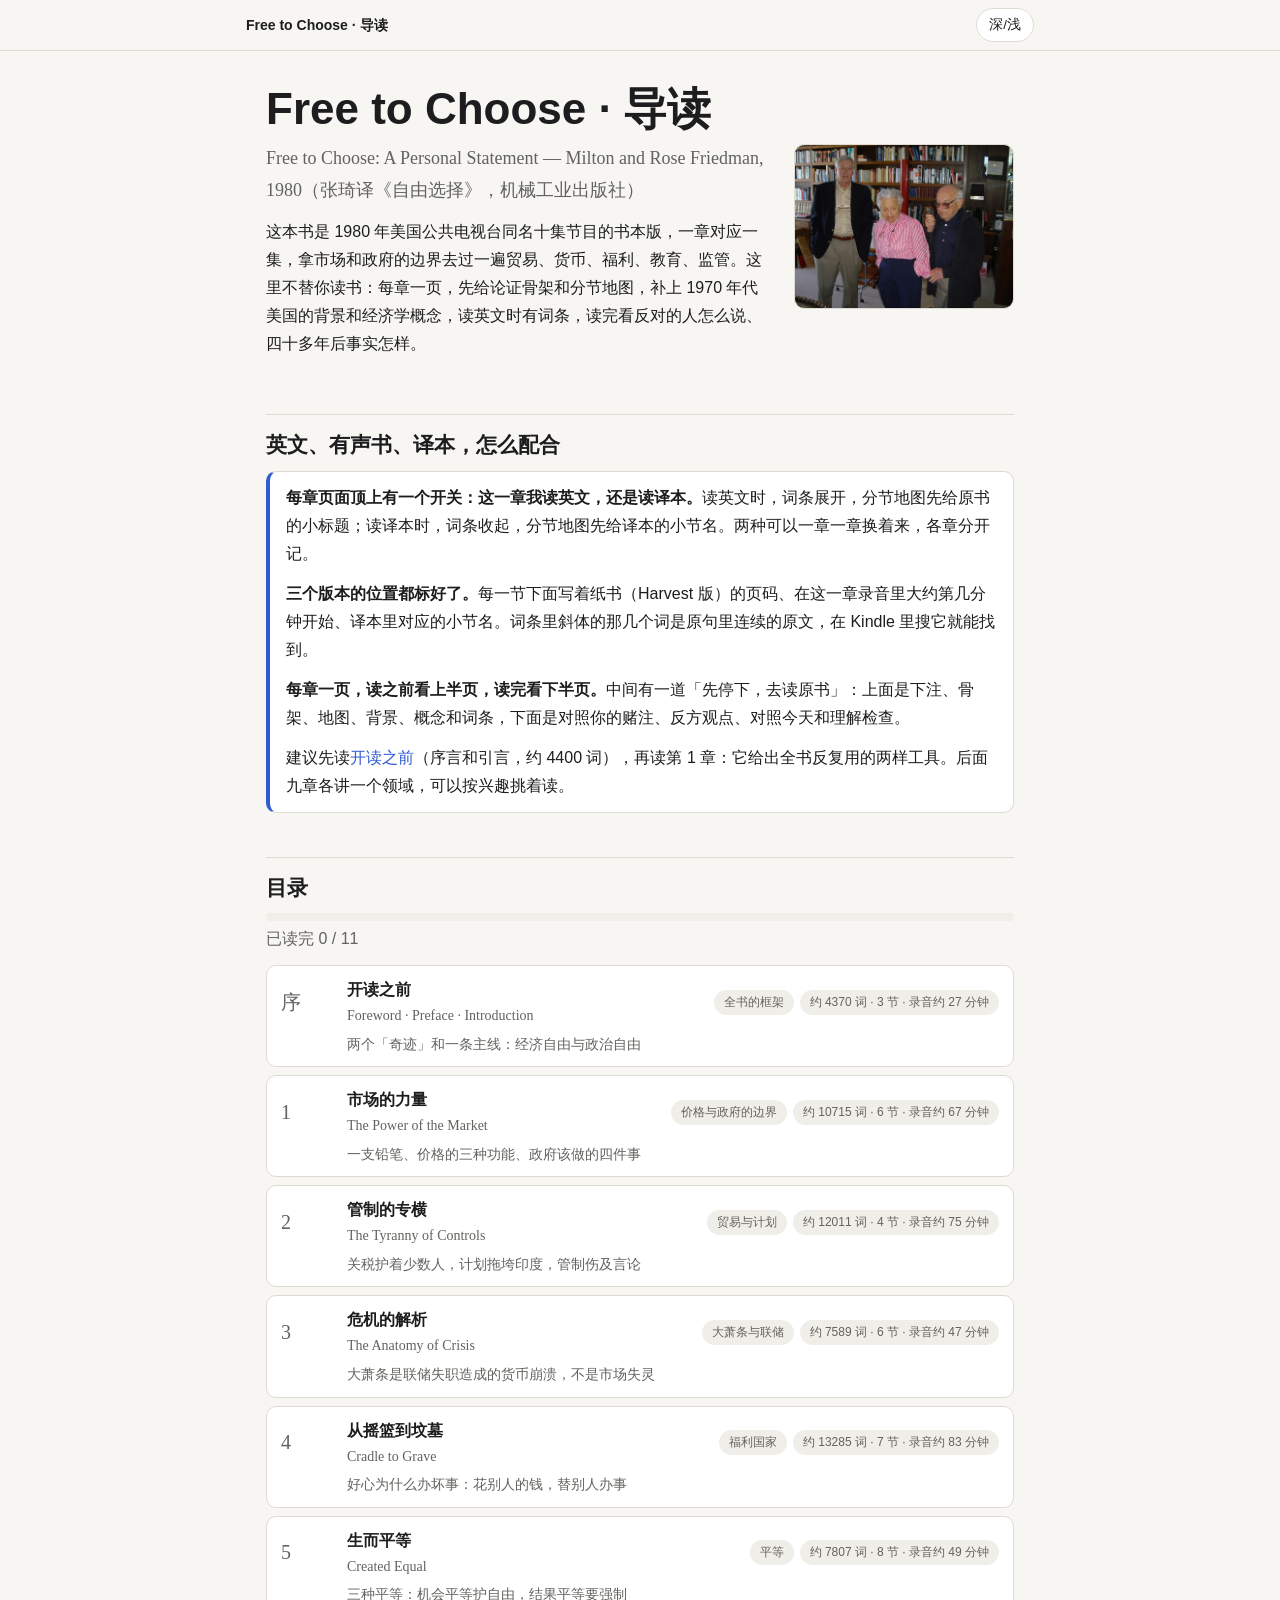
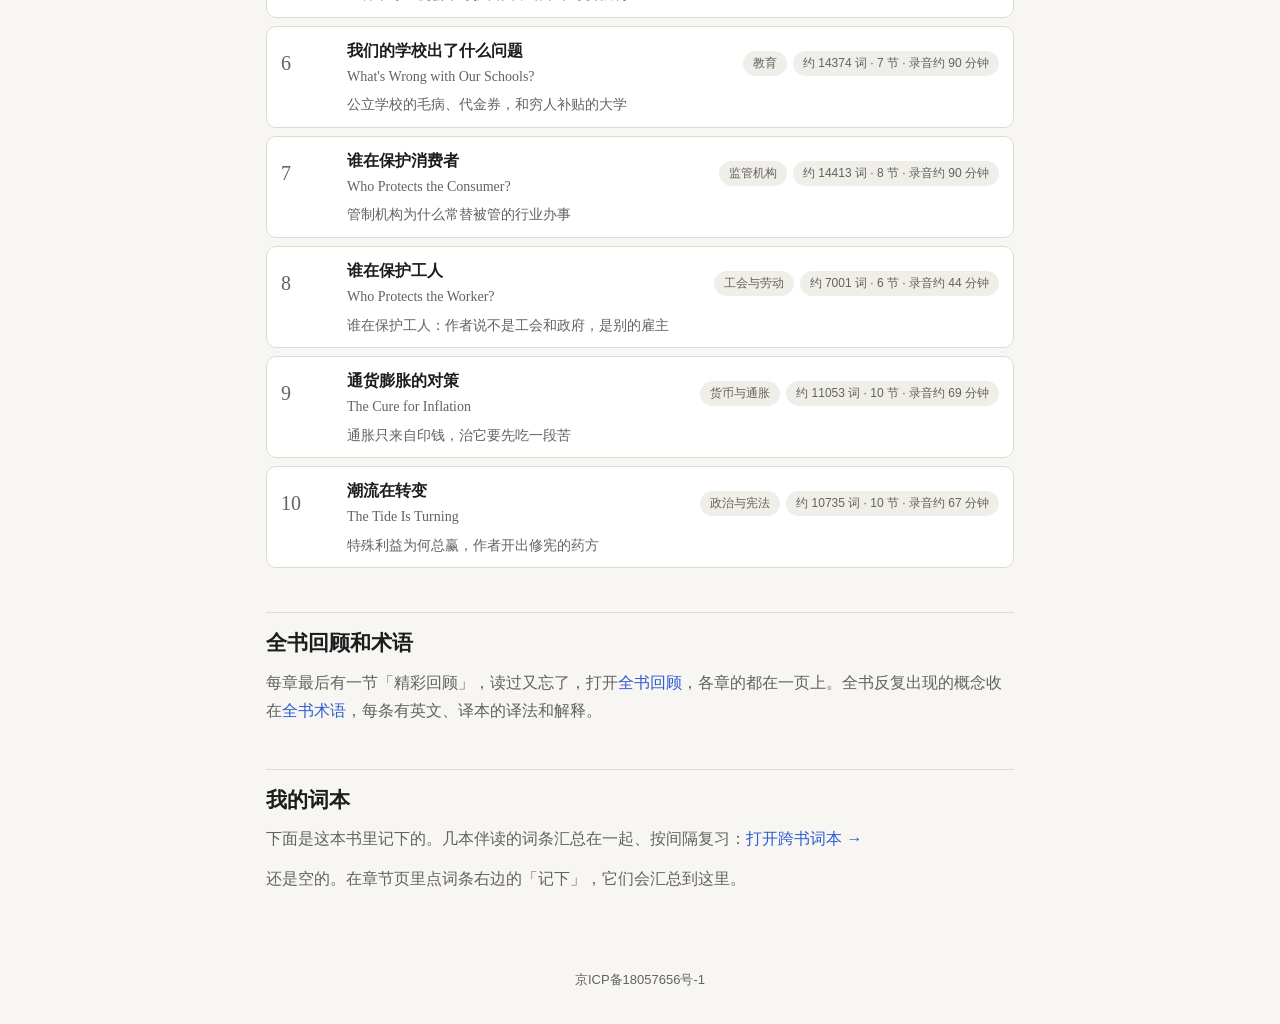
<file: index.html>
<!doctype html>
<html lang="zh-CN">
<head>
<meta charset="utf-8"><meta name="viewport" content="width=device-width, initial-scale=1">
<title>Free to Choose · 导读</title>
<meta name="description" content="陪你读 Milton 和 Rose Friedman 的《自由选择》：英文原版、有声书和张琦译本对照着用；每章的论证骨架、分节地图、背景、经济学概念、词条、反方观点和对照今天。">
<link rel="stylesheet" href="assets/style.css">
<script src="assets/chapters.js"></script>
<script src="assets/sections.js"></script>
<script src="assets/fc.js"></script>
</head>
<body>
<main>

<div class="hero">
  <div>
    <h1>Free to Choose · 导读</h1>
    <p class="en">Free to Choose: A Personal Statement — Milton and Rose Friedman, 1980（张琦译《自由选择》，机械工业出版社）</p>
    <p>这本书是 1980 年美国公共电视台同名十集节目的书本版，一章对应一集，拿市场和政府的边界去过一遍贸易、货币、福利、教育、监管。这里不替你读书：每章一页，先给论证骨架和分节地图，补上 1970 年代美国的背景和经济学概念，读英文时有词条，读完看反对的人怎么说、四十多年后事实怎样。</p>
  </div>
  <img src="assets/img/00-friedmans-2004.jpg" alt="书房里站着三位老人，中间是穿红白条纹衬衫的白发女士，右边是戴眼镜、穿深色外套的秃顶老人" loading="lazy">
</div>

<h2>英文、有声书、译本，怎么配合</h2>
<div class="gist">
  <p><strong>每章页面顶上有一个开关：这一章我读英文，还是读译本。</strong>读英文时，词条展开，分节地图先给原书的小标题；读译本时，词条收起，分节地图先给译本的小节名。两种可以一章一章换着来，各章分开记。</p>
  <p><strong>三个版本的位置都标好了。</strong>每一节下面写着纸书（Harvest 版）的页码、在这一章录音里大约第几分钟开始、译本里对应的小节名。词条里斜体的那几个词是原句里连续的原文，在 Kindle 里搜它就能找到。</p>
  <p><strong>每章一页，读之前看上半页，读完看下半页。</strong>中间有一道「先停下，去读原书」：上面是下注、骨架、地图、背景、概念和词条，下面是对照你的赌注、反方观点、对照今天和理解检查。</p>
  <p>建议先读<a href="chapters/00.html">开读之前</a>（序言和引言，约 4400 词），再读第 1 章：它给出全书反复用的两样工具。后面九章各讲一个领域，可以按兴趣挑着读。</p>
</div>

<h2>目录</h2>
<div id="progress"></div>
<ul class="toc" id="toc"></ul>

<h2>全书回顾和术语</h2>
<p class="lede">每章最后有一节「精彩回顾」，读过又忘了，打开<a href="recap.html">全书回顾</a>，各章的都在一页上。全书反复出现的概念收在<a href="glossary.html">全书术语</a>，每条有英文、译本的译法和解释。</p>

<h2>我的词本</h2>
<p class="lede">下面是这本书里记下的。几本伴读的词条汇总在一起、按间隔复习：<a href="/_home/words.html">打开跨书词本 →</a></p>
<div class="wordbook" id="wordbook"></div>

</main>
</body>
</html>
</file>
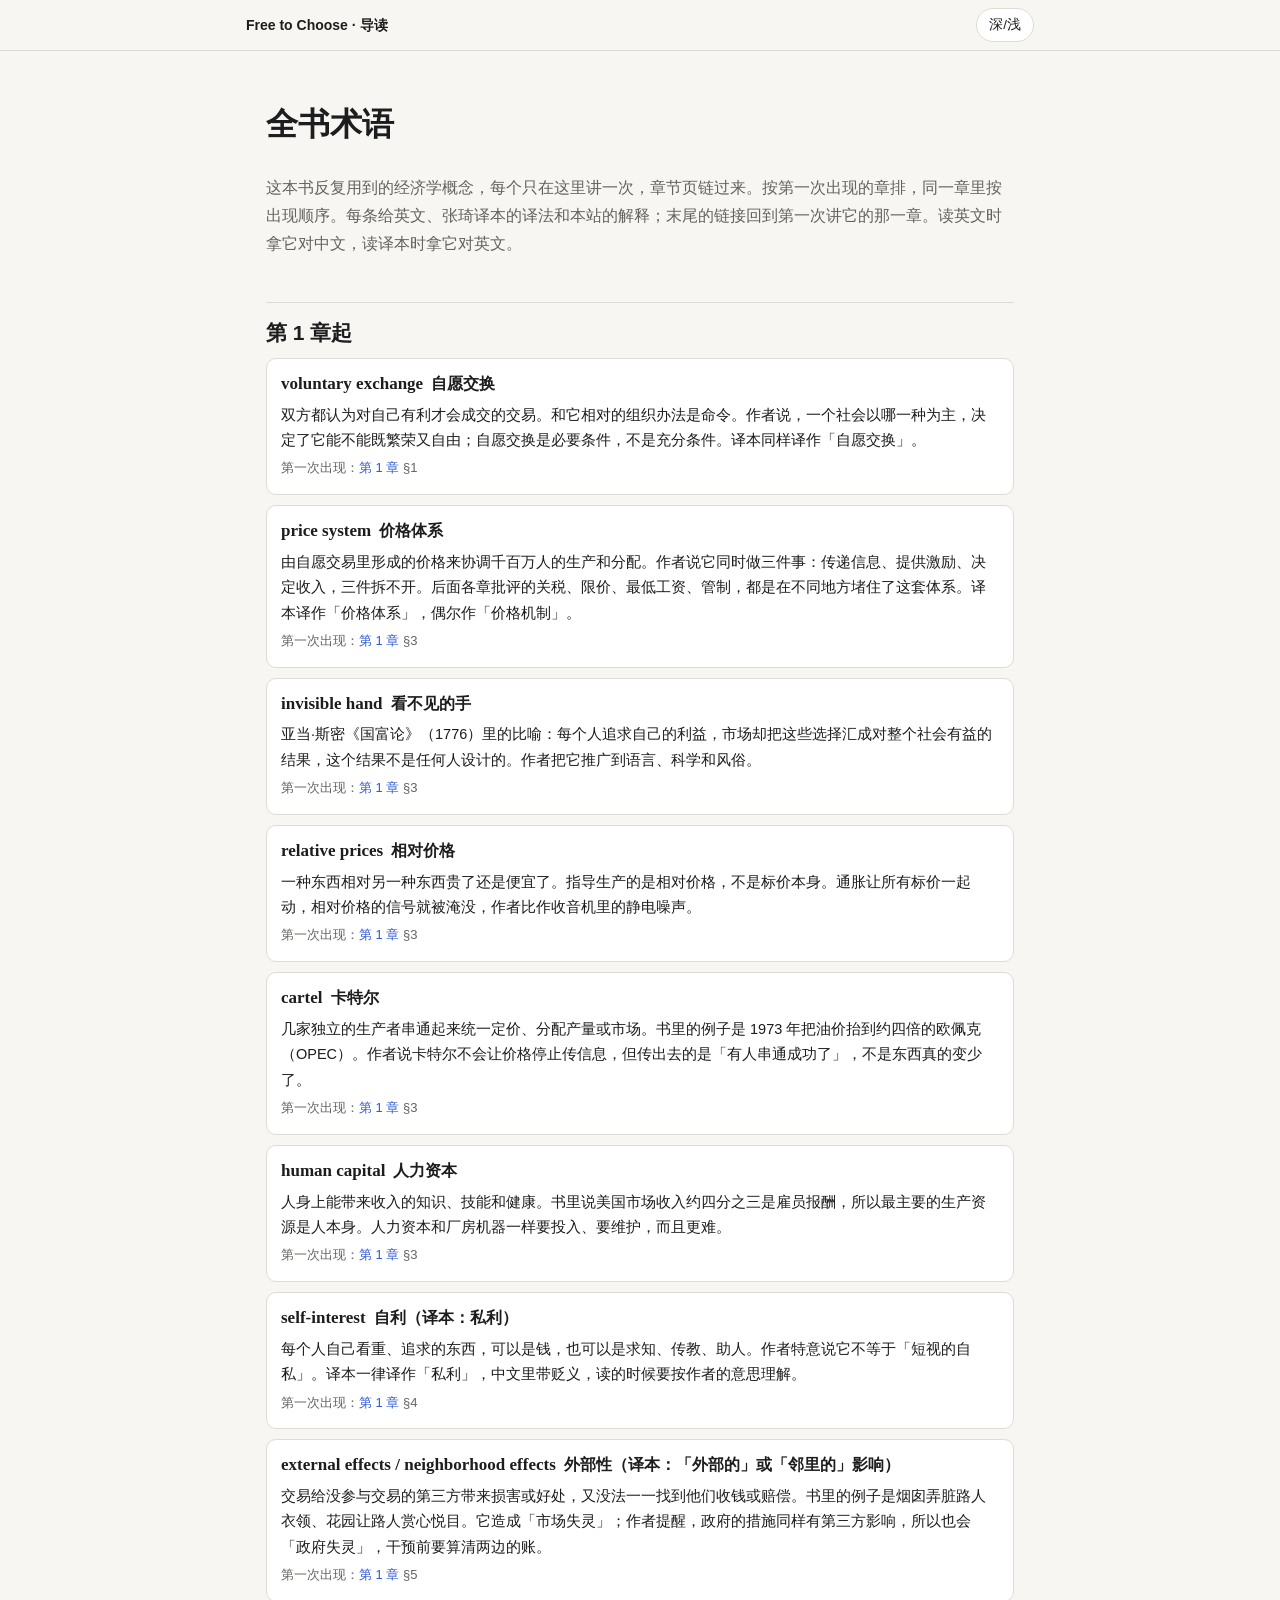
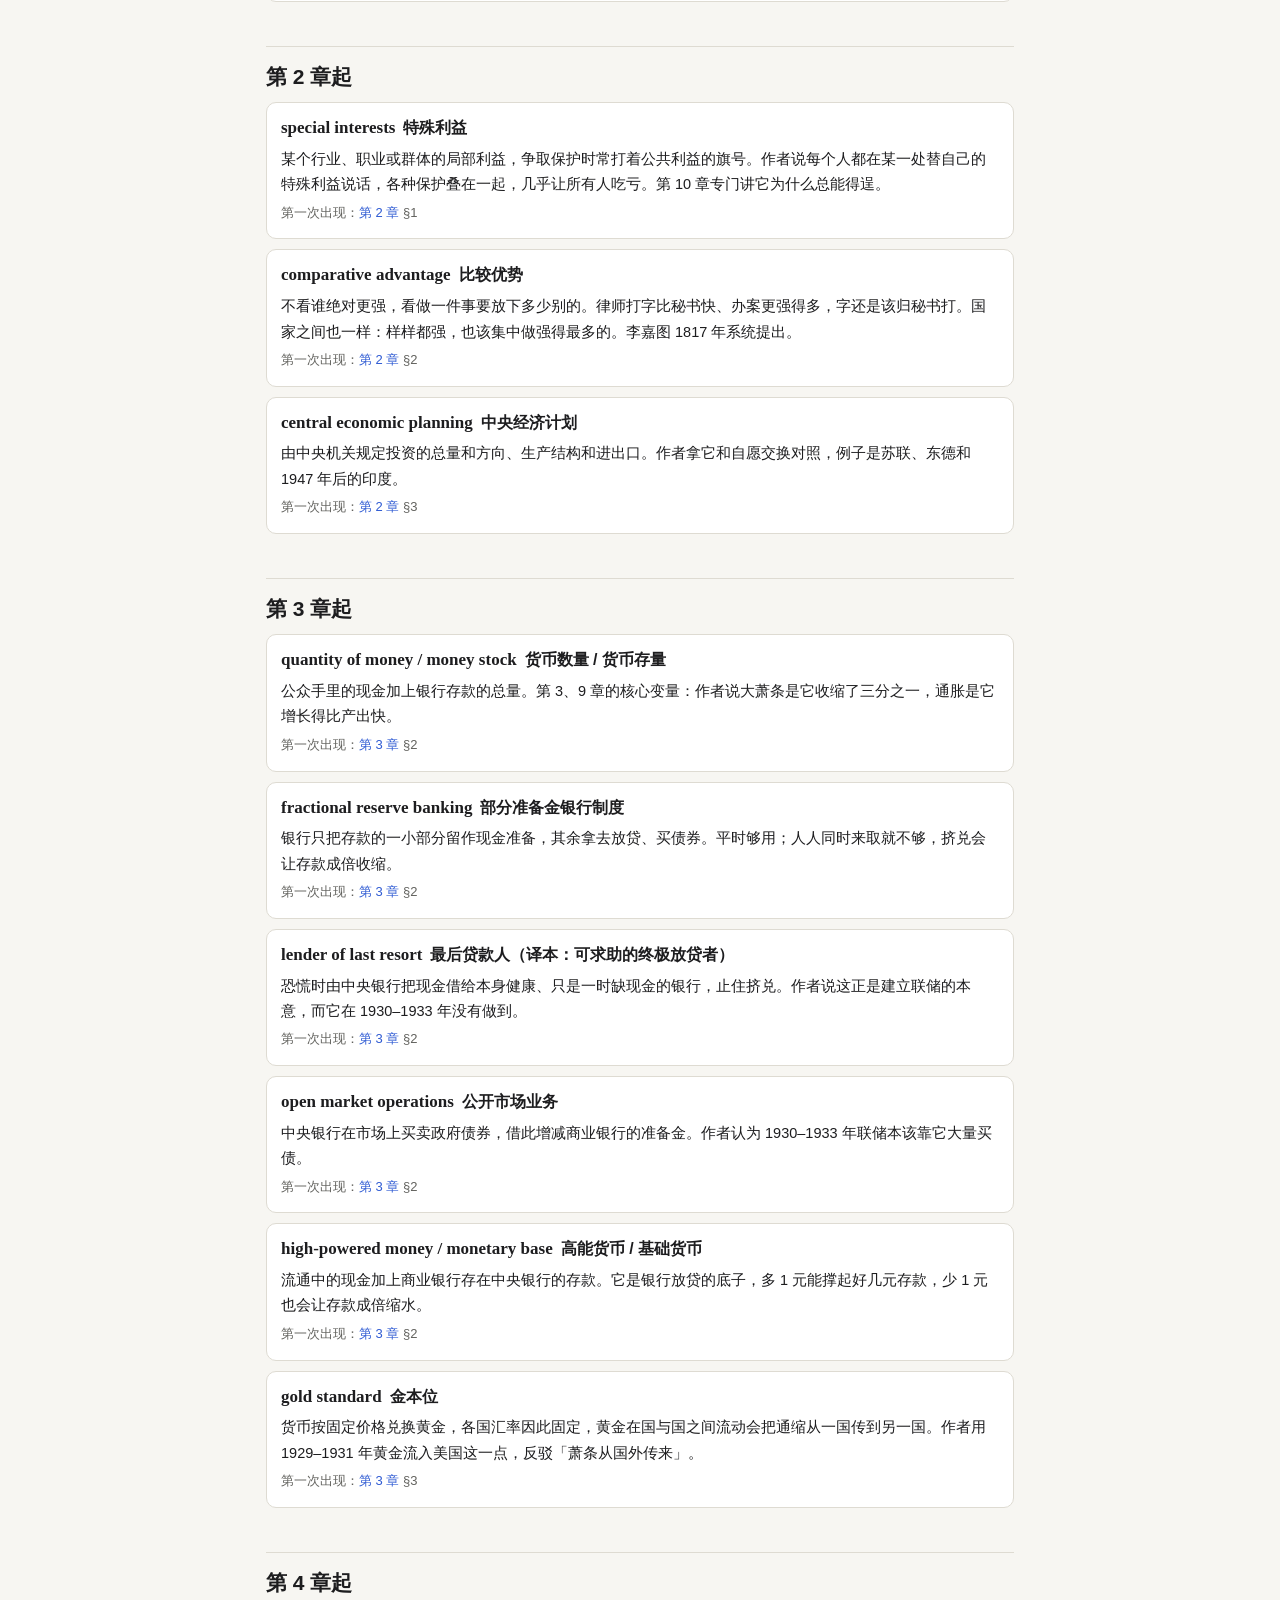
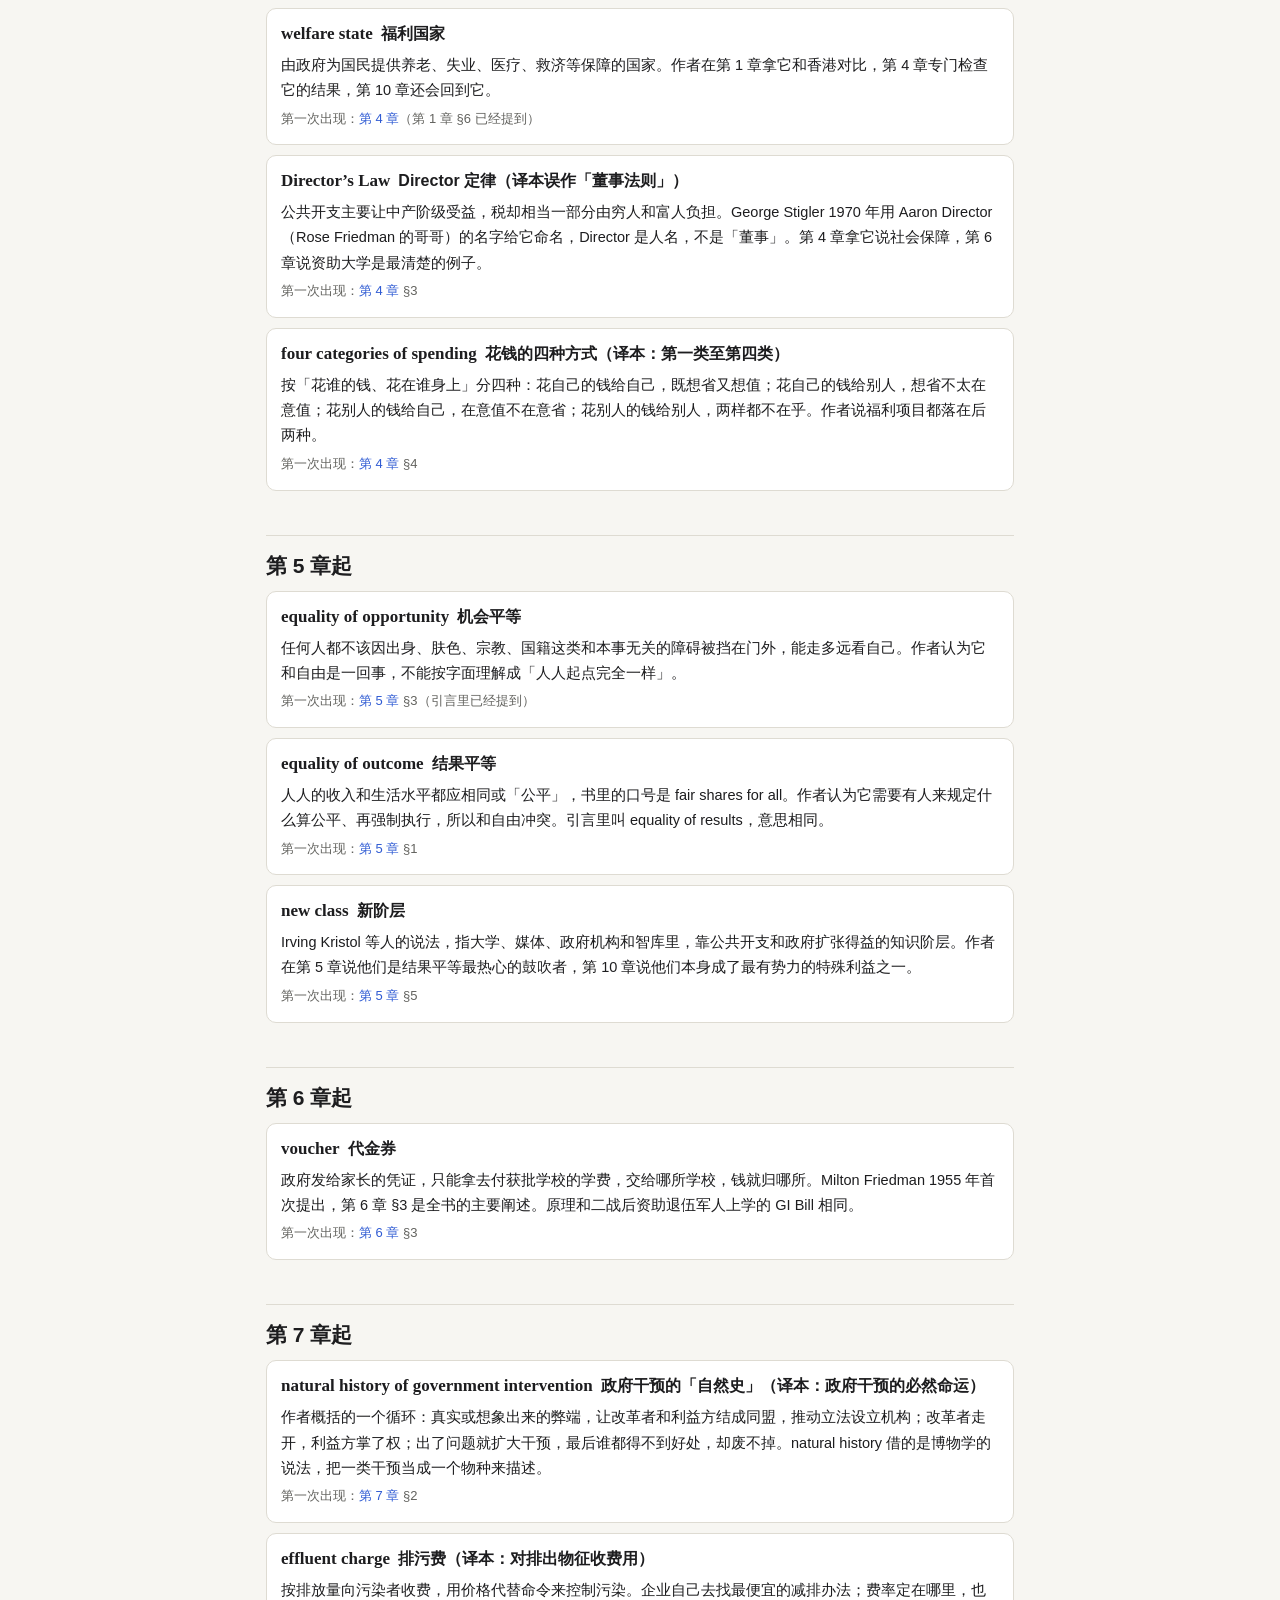
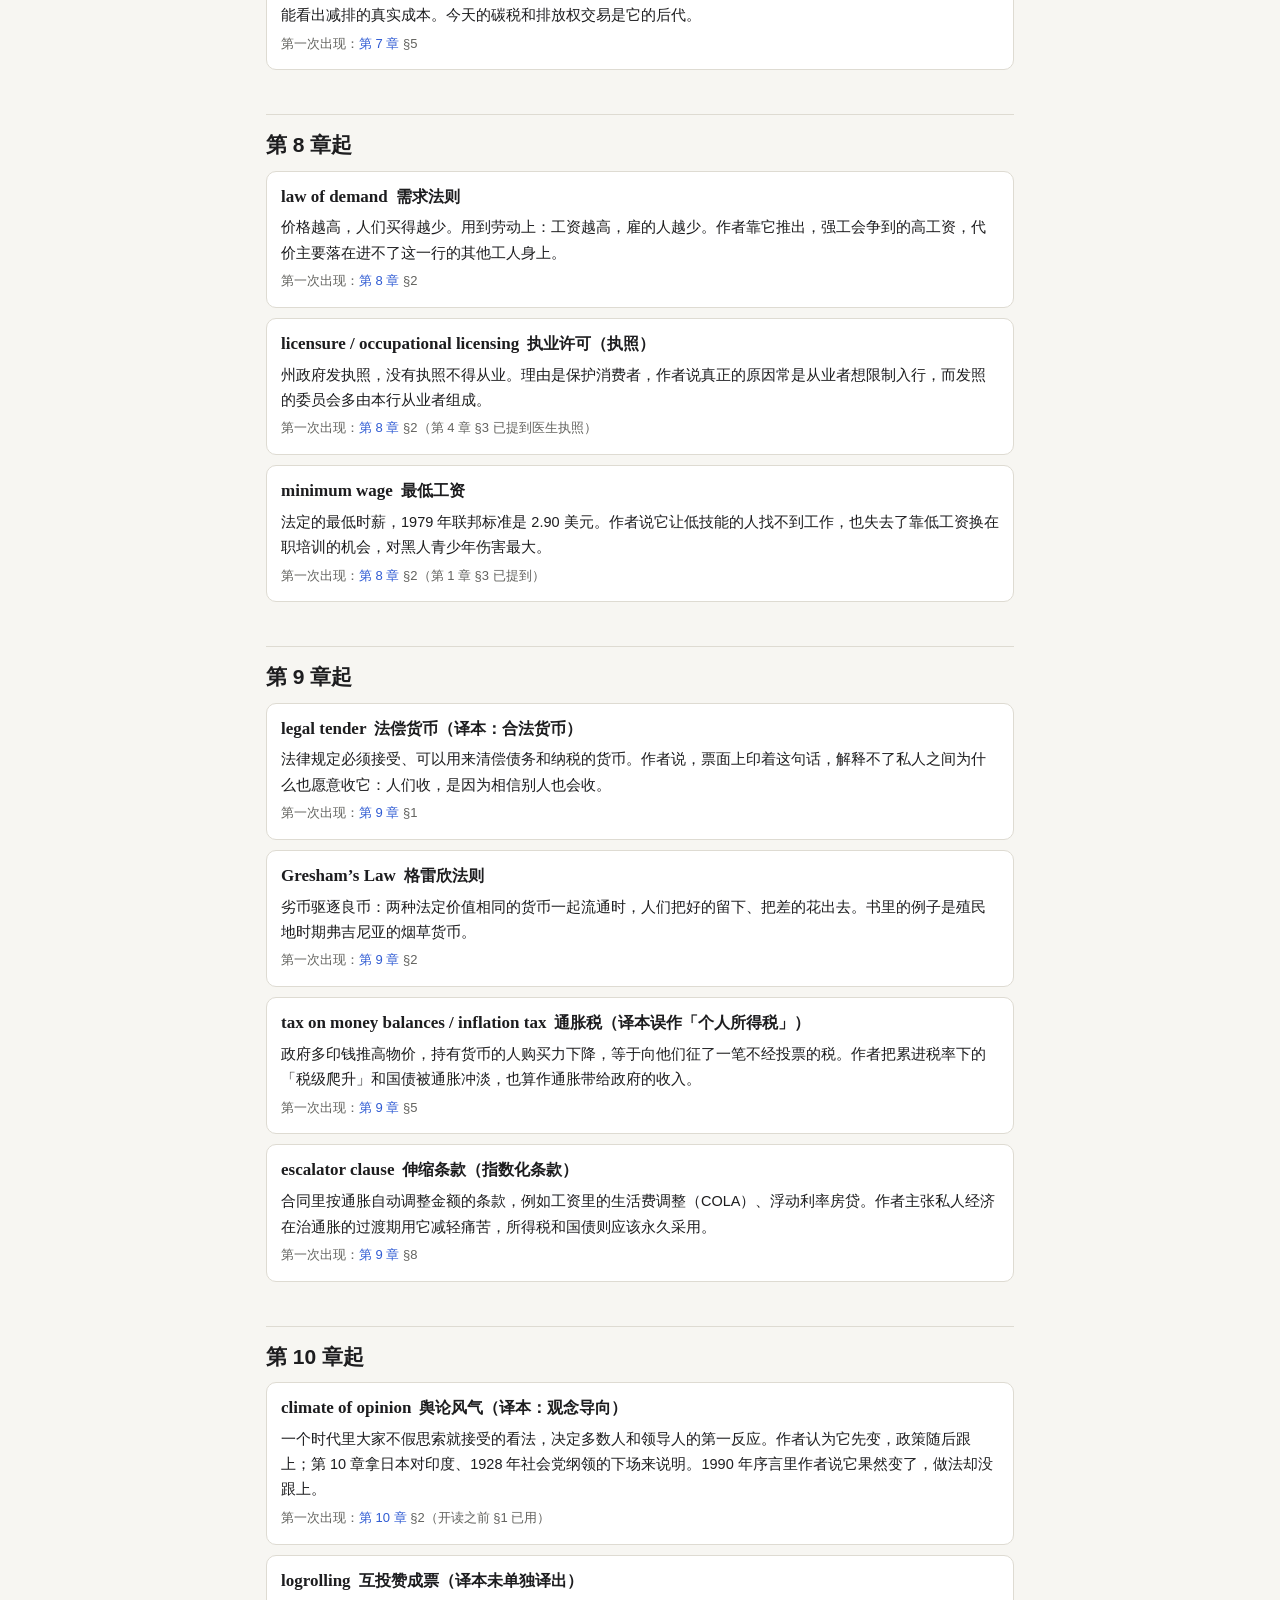
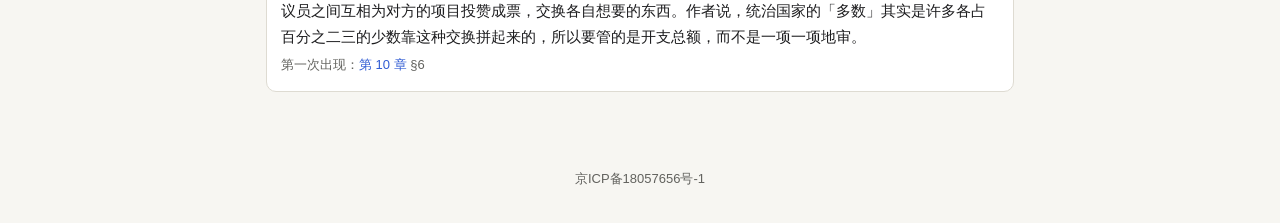
<file: glossary.html>
<!doctype html>
<html lang="zh-CN">
<head>
<meta charset="utf-8"><meta name="viewport" content="width=device-width, initial-scale=1">
<title>全书术语 · Free to Choose 导读</title>
<link rel="stylesheet" href="assets/style.css">
<script src="assets/chapters.js"></script>
<script src="assets/sections.js"></script>
<script src="assets/fc.js"></script>
</head>
<body>
<main>

<h1>全书术语</h1>
<p class="lede">这本书反复用到的经济学概念，每个只在这里讲一次，章节页链过来。按第一次出现的章排，同一章里按出现顺序。每条给英文、张琦译本的译法和本站的解释；末尾的链接回到第一次讲它的那一章。读英文时拿它对中文，读译本时拿它对英文。</p>

<h2>第 1 章起</h2>
<div class="gloss">

<div class="term" id="g-voluntary-exchange"><h3><span class="en">voluntary exchange</span>自愿交换</h3>
<p>双方都认为对自己有利才会成交的交易。和它相对的组织办法是命令。作者说，一个社会以哪一种为主，决定了它能不能既繁荣又自由；自愿交换是必要条件，不是充分条件。译本同样译作「自愿交换」。</p>
<p class="where">第一次出现：<a href="chapters/01.html">第 1 章</a> §1</p></div>

<div class="term" id="g-price-system"><h3><span class="en">price system</span>价格体系</h3>
<p>由自愿交易里形成的价格来协调千百万人的生产和分配。作者说它同时做三件事：传递信息、提供激励、决定收入，三件拆不开。后面各章批评的关税、限价、最低工资、管制，都是在不同地方堵住了这套体系。译本译作「价格体系」，偶尔作「价格机制」。</p>
<p class="where">第一次出现：<a href="chapters/01.html">第 1 章</a> §3</p></div>

<div class="term" id="g-invisible-hand"><h3><span class="en">invisible hand</span>看不见的手</h3>
<p>亚当·斯密《国富论》（1776）里的比喻：每个人追求自己的利益，市场却把这些选择汇成对整个社会有益的结果，这个结果不是任何人设计的。作者把它推广到语言、科学和风俗。</p>
<p class="where">第一次出现：<a href="chapters/01.html">第 1 章</a> §3</p></div>

<div class="term" id="g-relative-prices"><h3><span class="en">relative prices</span>相对价格</h3>
<p>一种东西相对另一种东西贵了还是便宜了。指导生产的是相对价格，不是标价本身。通胀让所有标价一起动，相对价格的信号就被淹没，作者比作收音机里的静电噪声。</p>
<p class="where">第一次出现：<a href="chapters/01.html">第 1 章</a> §3</p></div>

<div class="term" id="g-cartel"><h3><span class="en">cartel</span>卡特尔</h3>
<p>几家独立的生产者串通起来统一定价、分配产量或市场。书里的例子是 1973 年把油价抬到约四倍的欧佩克（OPEC）。作者说卡特尔不会让价格停止传信息，但传出去的是「有人串通成功了」，不是东西真的变少了。</p>
<p class="where">第一次出现：<a href="chapters/01.html">第 1 章</a> §3</p></div>

<div class="term" id="g-human-capital"><h3><span class="en">human capital</span>人力资本</h3>
<p>人身上能带来收入的知识、技能和健康。书里说美国市场收入约四分之三是雇员报酬，所以最主要的生产资源是人本身。人力资本和厂房机器一样要投入、要维护，而且更难。</p>
<p class="where">第一次出现：<a href="chapters/01.html">第 1 章</a> §3</p></div>

<div class="term" id="g-self-interest"><h3><span class="en">self-interest</span>自利（译本：私利）</h3>
<p>每个人自己看重、追求的东西，可以是钱，也可以是求知、传教、助人。作者特意说它不等于「短视的自私」。译本一律译作「私利」，中文里带贬义，读的时候要按作者的意思理解。</p>
<p class="where">第一次出现：<a href="chapters/01.html">第 1 章</a> §4</p></div>

<div class="term" id="g-externality"><h3><span class="en">external effects / neighborhood effects</span>外部性（译本：「外部的」或「邻里的」影响）</h3>
<p>交易给没参与交易的第三方带来损害或好处，又没法一一找到他们收钱或赔偿。书里的例子是烟囱弄脏路人衣领、花园让路人赏心悦目。它造成「市场失灵」；作者提醒，政府的措施同样有第三方影响，所以也会「政府失灵」，干预前要算清两边的账。</p>
<p class="where">第一次出现：<a href="chapters/01.html">第 1 章</a> §5</p></div>

</div>

<h2>第 2 章起</h2>
<div class="gloss">

<div class="term" id="g-special-interests"><h3><span class="en">special interests</span>特殊利益</h3>
<p>某个行业、职业或群体的局部利益，争取保护时常打着公共利益的旗号。作者说每个人都在某一处替自己的特殊利益说话，各种保护叠在一起，几乎让所有人吃亏。第 10 章专门讲它为什么总能得逞。</p>
<p class="where">第一次出现：<a href="chapters/02.html">第 2 章</a> §1</p></div>

<div class="term" id="g-comparative-advantage"><h3><span class="en">comparative advantage</span>比较优势</h3>
<p>不看谁绝对更强，看做一件事要放下多少别的。律师打字比秘书快、办案更强得多，字还是该归秘书打。国家之间也一样：样样都强，也该集中做强得最多的。李嘉图 1817 年系统提出。</p>
<p class="where">第一次出现：<a href="chapters/02.html">第 2 章</a> §2</p></div>

<div class="term" id="g-central-planning"><h3><span class="en">central economic planning</span>中央经济计划</h3>
<p>由中央机关规定投资的总量和方向、生产结构和进出口。作者拿它和自愿交换对照，例子是苏联、东德和 1947 年后的印度。</p>
<p class="where">第一次出现：<a href="chapters/02.html">第 2 章</a> §3</p></div>

</div>

<h2>第 3 章起</h2>
<div class="gloss">

<div class="term" id="g-quantity-of-money"><h3><span class="en">quantity of money / money stock</span>货币数量 / 货币存量</h3>
<p>公众手里的现金加上银行存款的总量。第 3、9 章的核心变量：作者说大萧条是它收缩了三分之一，通胀是它增长得比产出快。</p>
<p class="where">第一次出现：<a href="chapters/03.html">第 3 章</a> §2</p></div>

<div class="term" id="g-fractional-reserve"><h3><span class="en">fractional reserve banking</span>部分准备金银行制度</h3>
<p>银行只把存款的一小部分留作现金准备，其余拿去放贷、买债券。平时够用；人人同时来取就不够，挤兑会让存款成倍收缩。</p>
<p class="where">第一次出现：<a href="chapters/03.html">第 3 章</a> §2</p></div>

<div class="term" id="g-lender-of-last-resort"><h3><span class="en">lender of last resort</span>最后贷款人（译本：可求助的终极放贷者）</h3>
<p>恐慌时由中央银行把现金借给本身健康、只是一时缺现金的银行，止住挤兑。作者说这正是建立联储的本意，而它在 1930–1933 年没有做到。</p>
<p class="where">第一次出现：<a href="chapters/03.html">第 3 章</a> §2</p></div>

<div class="term" id="g-open-market-operations"><h3><span class="en">open market operations</span>公开市场业务</h3>
<p>中央银行在市场上买卖政府债券，借此增减商业银行的准备金。作者认为 1930–1933 年联储本该靠它大量买债。</p>
<p class="where">第一次出现：<a href="chapters/03.html">第 3 章</a> §2</p></div>

<div class="term" id="g-monetary-base"><h3><span class="en">high-powered money / monetary base</span>高能货币 / 基础货币</h3>
<p>流通中的现金加上商业银行存在中央银行的存款。它是银行放贷的底子，多 1 元能撑起好几元存款，少 1 元也会让存款成倍缩水。</p>
<p class="where">第一次出现：<a href="chapters/03.html">第 3 章</a> §2</p></div>

<div class="term" id="g-gold-standard"><h3><span class="en">gold standard</span>金本位</h3>
<p>货币按固定价格兑换黄金，各国汇率因此固定，黄金在国与国之间流动会把通缩从一国传到另一国。作者用 1929–1931 年黄金流入美国这一点，反驳「萧条从国外传来」。</p>
<p class="where">第一次出现：<a href="chapters/03.html">第 3 章</a> §3</p></div>

</div>

<h2>第 4 章起</h2>
<div class="gloss">

<div class="term" id="g-welfare-state"><h3><span class="en">welfare state</span>福利国家</h3>
<p>由政府为国民提供养老、失业、医疗、救济等保障的国家。作者在第 1 章拿它和香港对比，第 4 章专门检查它的结果，第 10 章还会回到它。</p>
<p class="where">第一次出现：<a href="chapters/04.html">第 4 章</a>（第 1 章 §6 已经提到）</p></div>

<div class="term" id="g-directors-law"><h3><span class="en">Director’s Law</span>Director 定律（译本误作「董事法则」）</h3>
<p>公共开支主要让中产阶级受益，税却相当一部分由穷人和富人负担。George Stigler 1970 年用 Aaron Director（Rose Friedman 的哥哥）的名字给它命名，Director 是人名，不是「董事」。第 4 章拿它说社会保障，第 6 章说资助大学是最清楚的例子。</p>
<p class="where">第一次出现：<a href="chapters/04.html">第 4 章</a> §3</p></div>

<div class="term" id="g-spending-categories"><h3><span class="en">four categories of spending</span>花钱的四种方式（译本：第一类至第四类）</h3>
<p>按「花谁的钱、花在谁身上」分四种：花自己的钱给自己，既想省又想值；花自己的钱给别人，想省不太在意值；花别人的钱给自己，在意值不在意省；花别人的钱给别人，两样都不在乎。作者说福利项目都落在后两种。</p>
<p class="where">第一次出现：<a href="chapters/04.html">第 4 章</a> §4</p></div>

</div>

<h2>第 5 章起</h2>
<div class="gloss">

<div class="term" id="g-equality-of-opportunity"><h3><span class="en">equality of opportunity</span>机会平等</h3>
<p>任何人都不该因出身、肤色、宗教、国籍这类和本事无关的障碍被挡在门外，能走多远看自己。作者认为它和自由是一回事，不能按字面理解成「人人起点完全一样」。</p>
<p class="where">第一次出现：<a href="chapters/05.html">第 5 章</a> §3（引言里已经提到）</p></div>

<div class="term" id="g-equality-of-outcome"><h3><span class="en">equality of outcome</span>结果平等</h3>
<p>人人的收入和生活水平都应相同或「公平」，书里的口号是 fair shares for all。作者认为它需要有人来规定什么算公平、再强制执行，所以和自由冲突。引言里叫 equality of results，意思相同。</p>
<p class="where">第一次出现：<a href="chapters/05.html">第 5 章</a> §1</p></div>

<div class="term" id="g-new-class"><h3><span class="en">new class</span>新阶层</h3>
<p>Irving Kristol 等人的说法，指大学、媒体、政府机构和智库里，靠公共开支和政府扩张得益的知识阶层。作者在第 5 章说他们是结果平等最热心的鼓吹者，第 10 章说他们本身成了最有势力的特殊利益之一。</p>
<p class="where">第一次出现：<a href="chapters/05.html">第 5 章</a> §5</p></div>

</div>

<h2>第 6 章起</h2>
<div class="gloss">

<div class="term" id="g-voucher"><h3><span class="en">voucher</span>代金券</h3>
<p>政府发给家长的凭证，只能拿去付获批学校的学费，交给哪所学校，钱就归哪所。Milton Friedman 1955 年首次提出，第 6 章 §3 是全书的主要阐述。原理和二战后资助退伍军人上学的 GI Bill 相同。</p>
<p class="where">第一次出现：<a href="chapters/06.html">第 6 章</a> §3</p></div>

</div>

<h2>第 7 章起</h2>
<div class="gloss">

<div class="term" id="g-natural-history"><h3><span class="en">natural history of government intervention</span>政府干预的「自然史」（译本：政府干预的必然命运）</h3>
<p>作者概括的一个循环：真实或想象出来的弊端，让改革者和利益方结成同盟，推动立法设立机构；改革者走开，利益方掌了权；出了问题就扩大干预，最后谁都得不到好处，却废不掉。natural history 借的是博物学的说法，把一类干预当成一个物种来描述。</p>
<p class="where">第一次出现：<a href="chapters/07.html">第 7 章</a> §2</p></div>

<div class="term" id="g-effluent-charge"><h3><span class="en">effluent charge</span>排污费（译本：对排出物征收费用）</h3>
<p>按排放量向污染者收费，用价格代替命令来控制污染。企业自己去找最便宜的减排办法；费率定在哪里，也能看出减排的真实成本。今天的碳税和排放权交易是它的后代。</p>
<p class="where">第一次出现：<a href="chapters/07.html">第 7 章</a> §5</p></div>

</div>

<h2>第 8 章起</h2>
<div class="gloss">

<div class="term" id="g-law-of-demand"><h3><span class="en">law of demand</span>需求法则</h3>
<p>价格越高，人们买得越少。用到劳动上：工资越高，雇的人越少。作者靠它推出，强工会争到的高工资，代价主要落在进不了这一行的其他工人身上。</p>
<p class="where">第一次出现：<a href="chapters/08.html">第 8 章</a> §2</p></div>

<div class="term" id="g-licensure"><h3><span class="en">licensure / occupational licensing</span>执业许可（执照）</h3>
<p>州政府发执照，没有执照不得从业。理由是保护消费者，作者说真正的原因常是从业者想限制入行，而发照的委员会多由本行从业者组成。</p>
<p class="where">第一次出现：<a href="chapters/08.html">第 8 章</a> §2（第 4 章 §3 已提到医生执照）</p></div>

<div class="term" id="g-minimum-wage"><h3><span class="en">minimum wage</span>最低工资</h3>
<p>法定的最低时薪，1979 年联邦标准是 2.90 美元。作者说它让低技能的人找不到工作，也失去了靠低工资换在职培训的机会，对黑人青少年伤害最大。</p>
<p class="where">第一次出现：<a href="chapters/08.html">第 8 章</a> §2（第 1 章 §3 已提到）</p></div>

</div>

<h2>第 9 章起</h2>
<div class="gloss">

<div class="term" id="g-legal-tender"><h3><span class="en">legal tender</span>法偿货币（译本：合法货币）</h3>
<p>法律规定必须接受、可以用来清偿债务和纳税的货币。作者说，票面上印着这句话，解释不了私人之间为什么也愿意收它：人们收，是因为相信别人也会收。</p>
<p class="where">第一次出现：<a href="chapters/09.html">第 9 章</a> §1</p></div>

<div class="term" id="g-greshams-law"><h3><span class="en">Gresham’s Law</span>格雷欣法则</h3>
<p>劣币驱逐良币：两种法定价值相同的货币一起流通时，人们把好的留下、把差的花出去。书里的例子是殖民地时期弗吉尼亚的烟草货币。</p>
<p class="where">第一次出现：<a href="chapters/09.html">第 9 章</a> §2</p></div>

<div class="term" id="g-inflation-tax"><h3><span class="en">tax on money balances / inflation tax</span>通胀税（译本误作「个人所得税」）</h3>
<p>政府多印钱推高物价，持有货币的人购买力下降，等于向他们征了一笔不经投票的税。作者把累进税率下的「税级爬升」和国债被通胀冲淡，也算作通胀带给政府的收入。</p>
<p class="where">第一次出现：<a href="chapters/09.html">第 9 章</a> §5</p></div>

<div class="term" id="g-escalator-clause"><h3><span class="en">escalator clause</span>伸缩条款（指数化条款）</h3>
<p>合同里按通胀自动调整金额的条款，例如工资里的生活费调整（COLA）、浮动利率房贷。作者主张私人经济在治通胀的过渡期用它减轻痛苦，所得税和国债则应该永久采用。</p>
<p class="where">第一次出现：<a href="chapters/09.html">第 9 章</a> §8</p></div>

</div>

<h2>第 10 章起</h2>
<div class="gloss">

<div class="term" id="g-climate-of-opinion"><h3><span class="en">climate of opinion</span>舆论风气（译本：观念导向）</h3>
<p>一个时代里大家不假思索就接受的看法，决定多数人和领导人的第一反应。作者认为它先变，政策随后跟上；第 10 章拿日本对印度、1928 年社会党纲领的下场来说明。1990 年序言里作者说它果然变了，做法却没跟上。</p>
<p class="where">第一次出现：<a href="chapters/10.html">第 10 章</a> §2（开读之前 §1 已用）</p></div>

<div class="term" id="g-logrolling"><h3><span class="en">logrolling</span>互投赞成票（译本未单独译出）</h3>
<p>议员之间互相为对方的项目投赞成票，交换各自想要的东西。作者说，统治国家的「多数」其实是许多各占百分之二三的少数靠这种交换拼起来的，所以要管的是开支总额，而不是一项一项地审。</p>
<p class="where">第一次出现：<a href="chapters/10.html">第 10 章</a> §6</p></div>

</div>

</main>
</body>
</html>
</file>
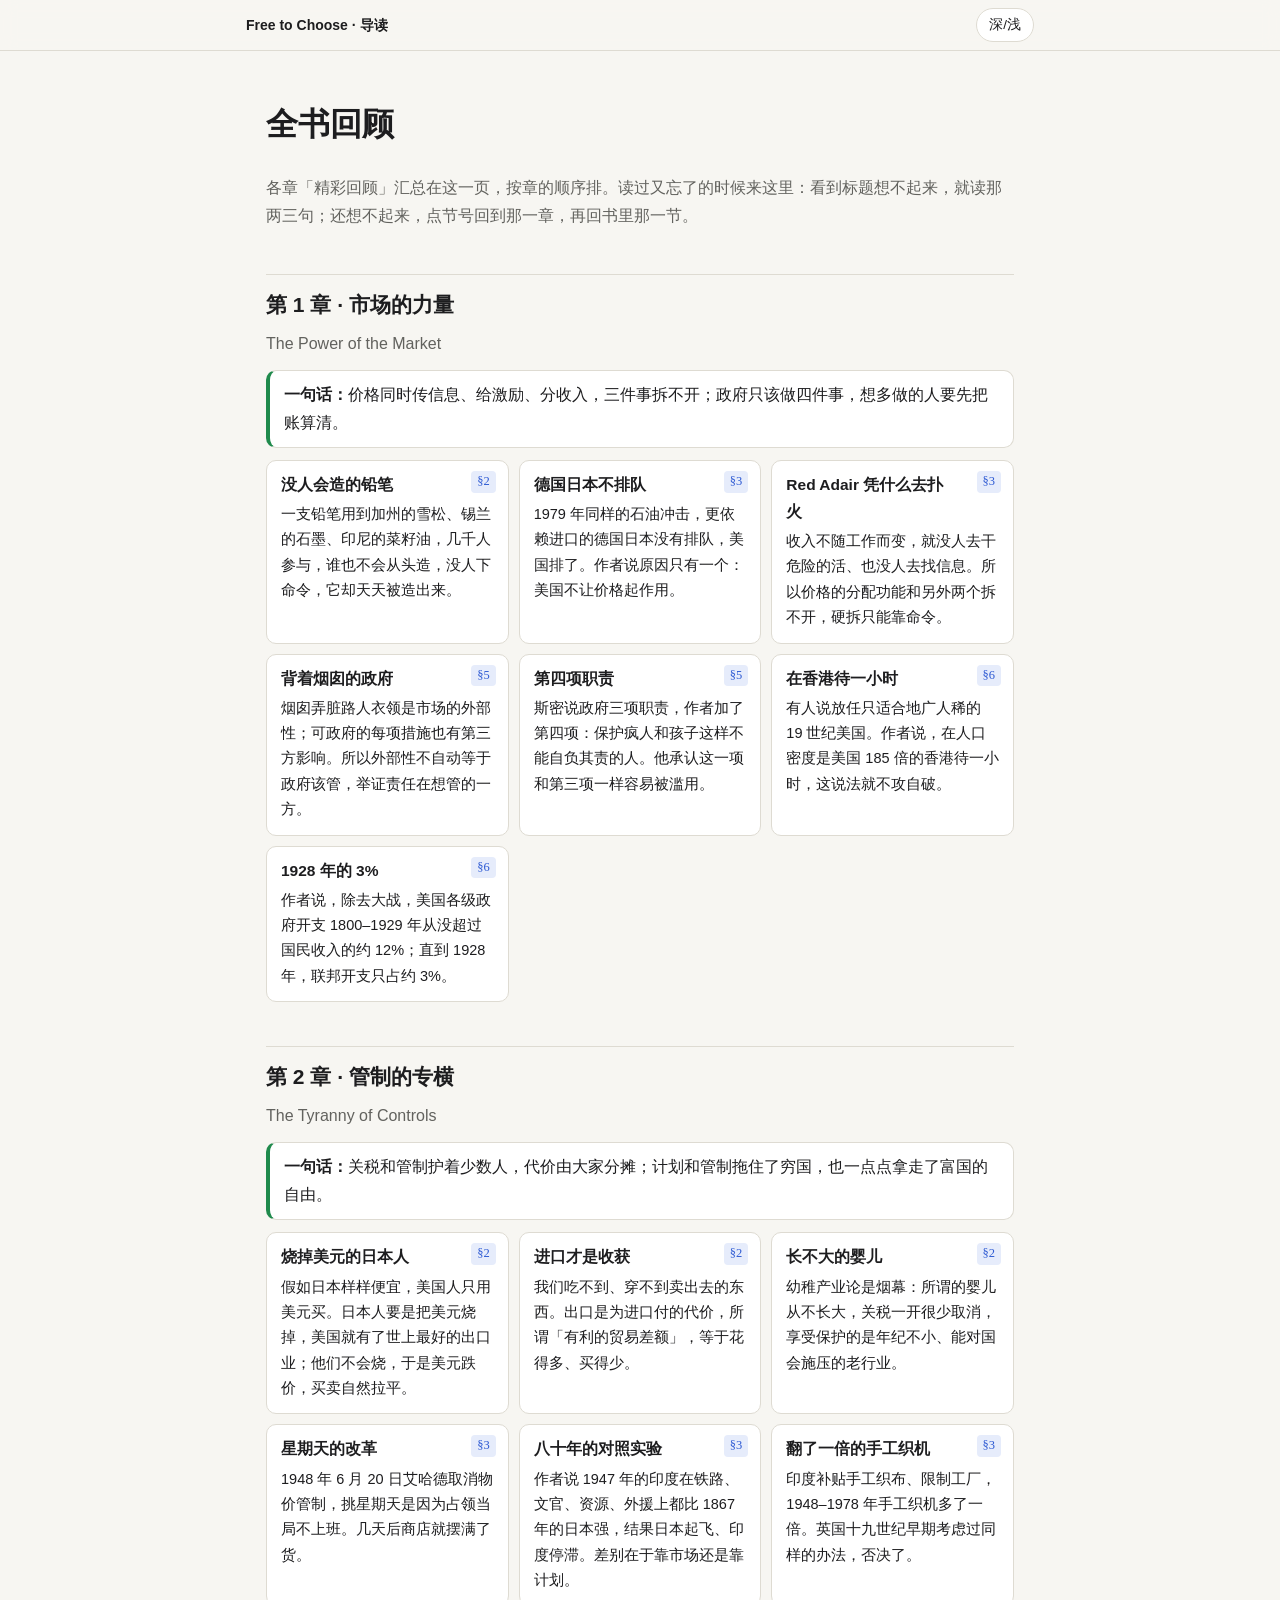
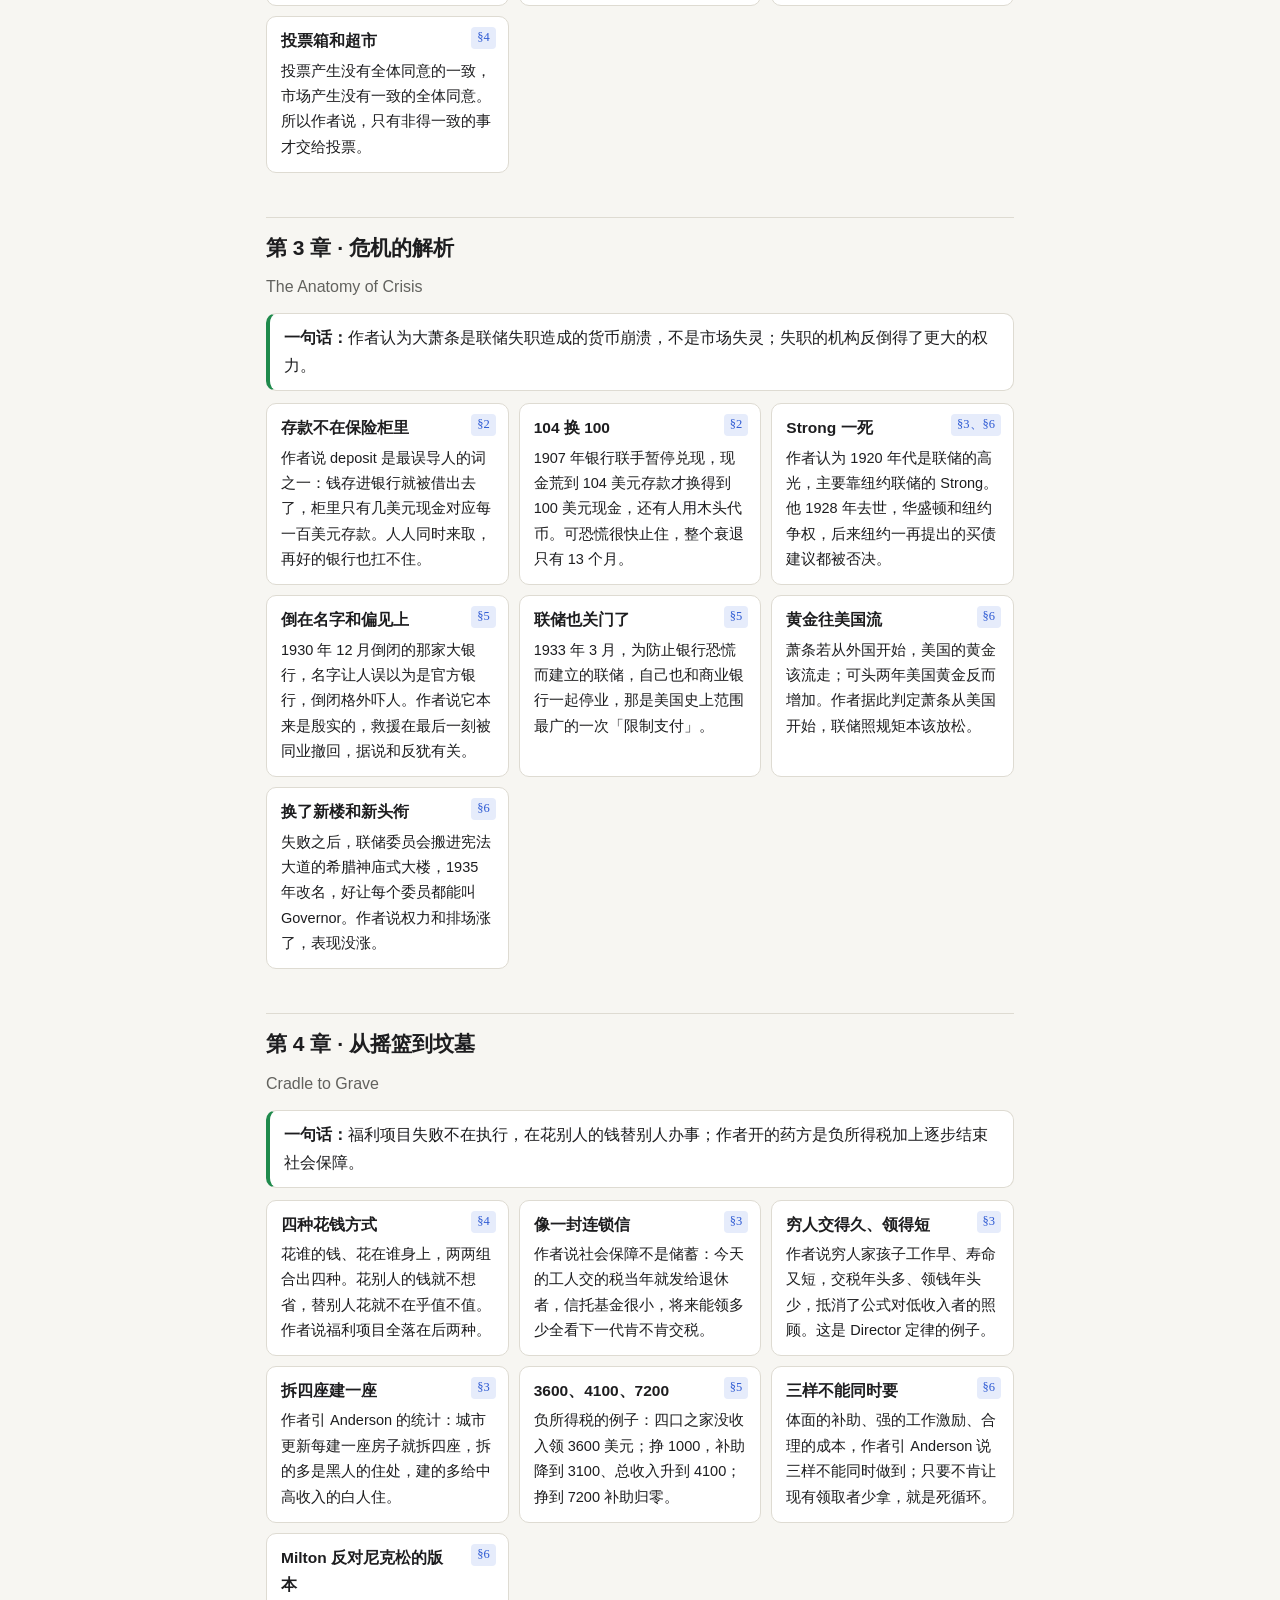
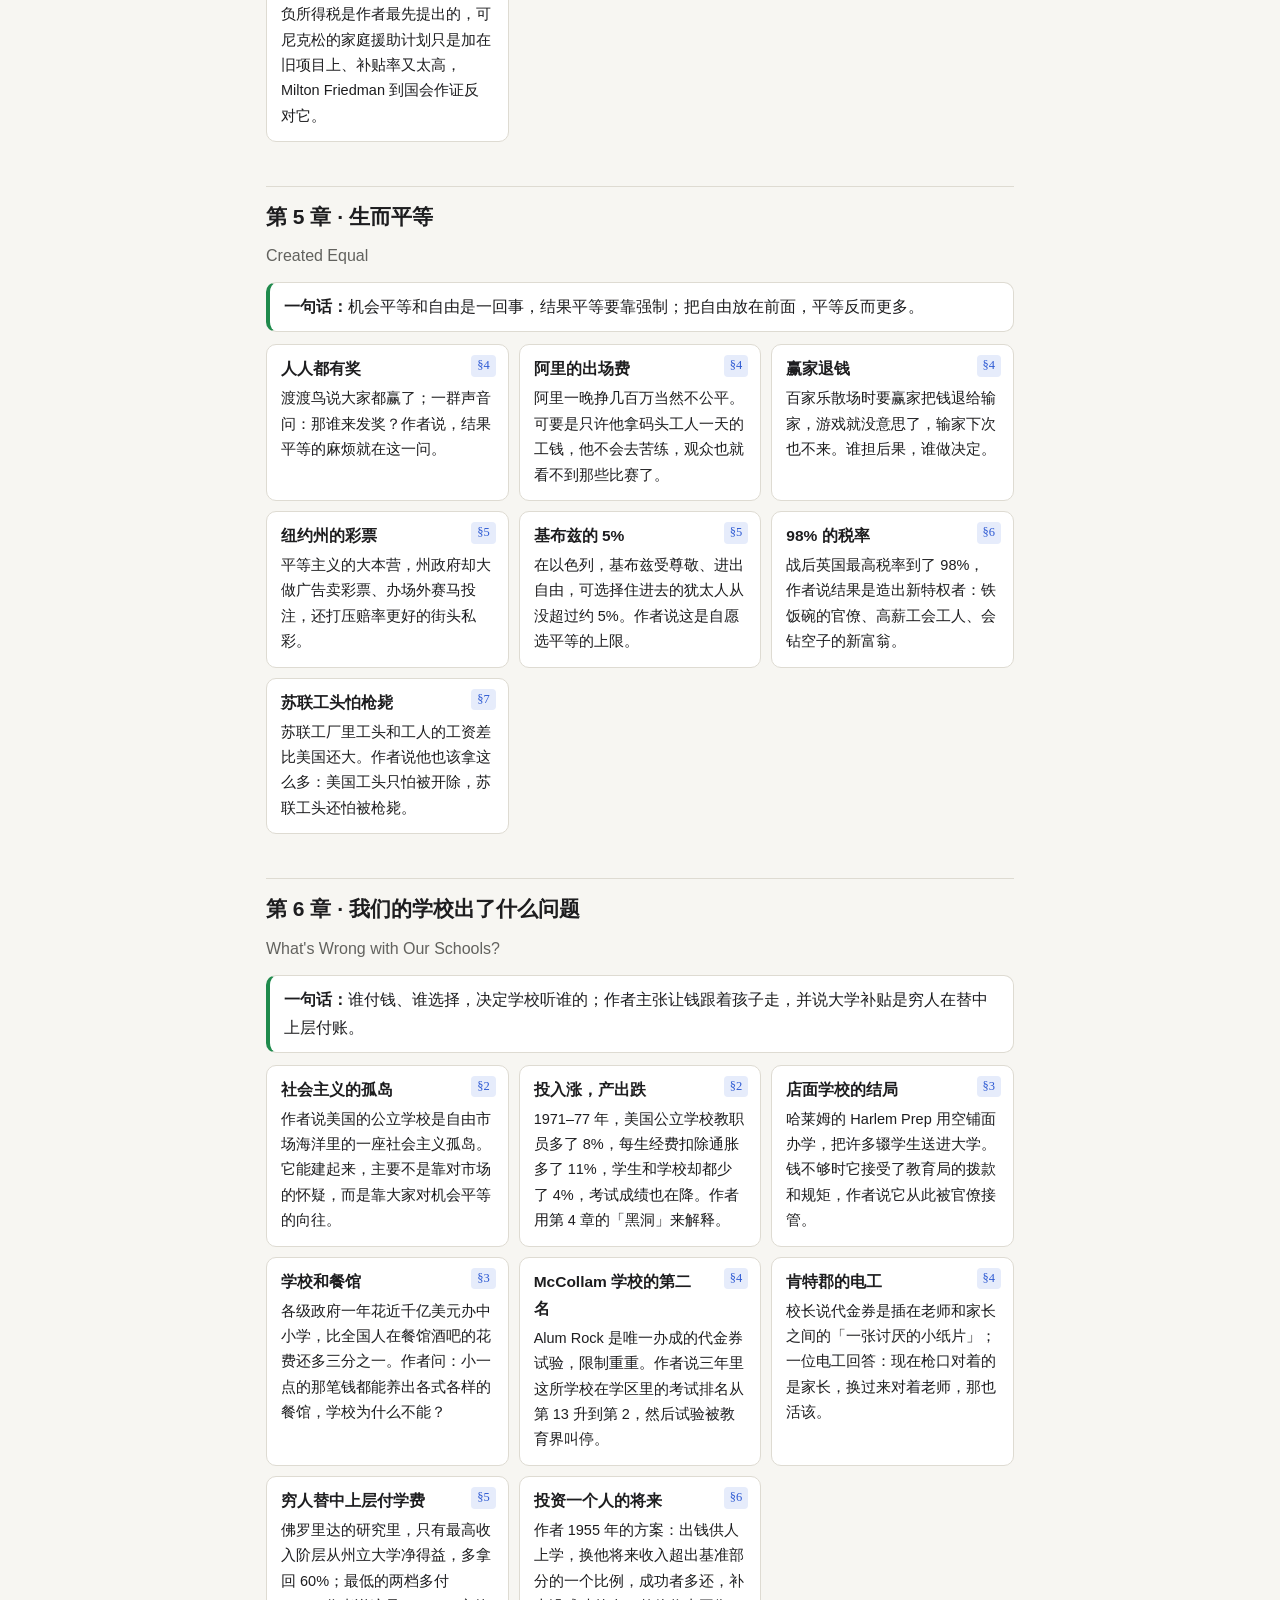
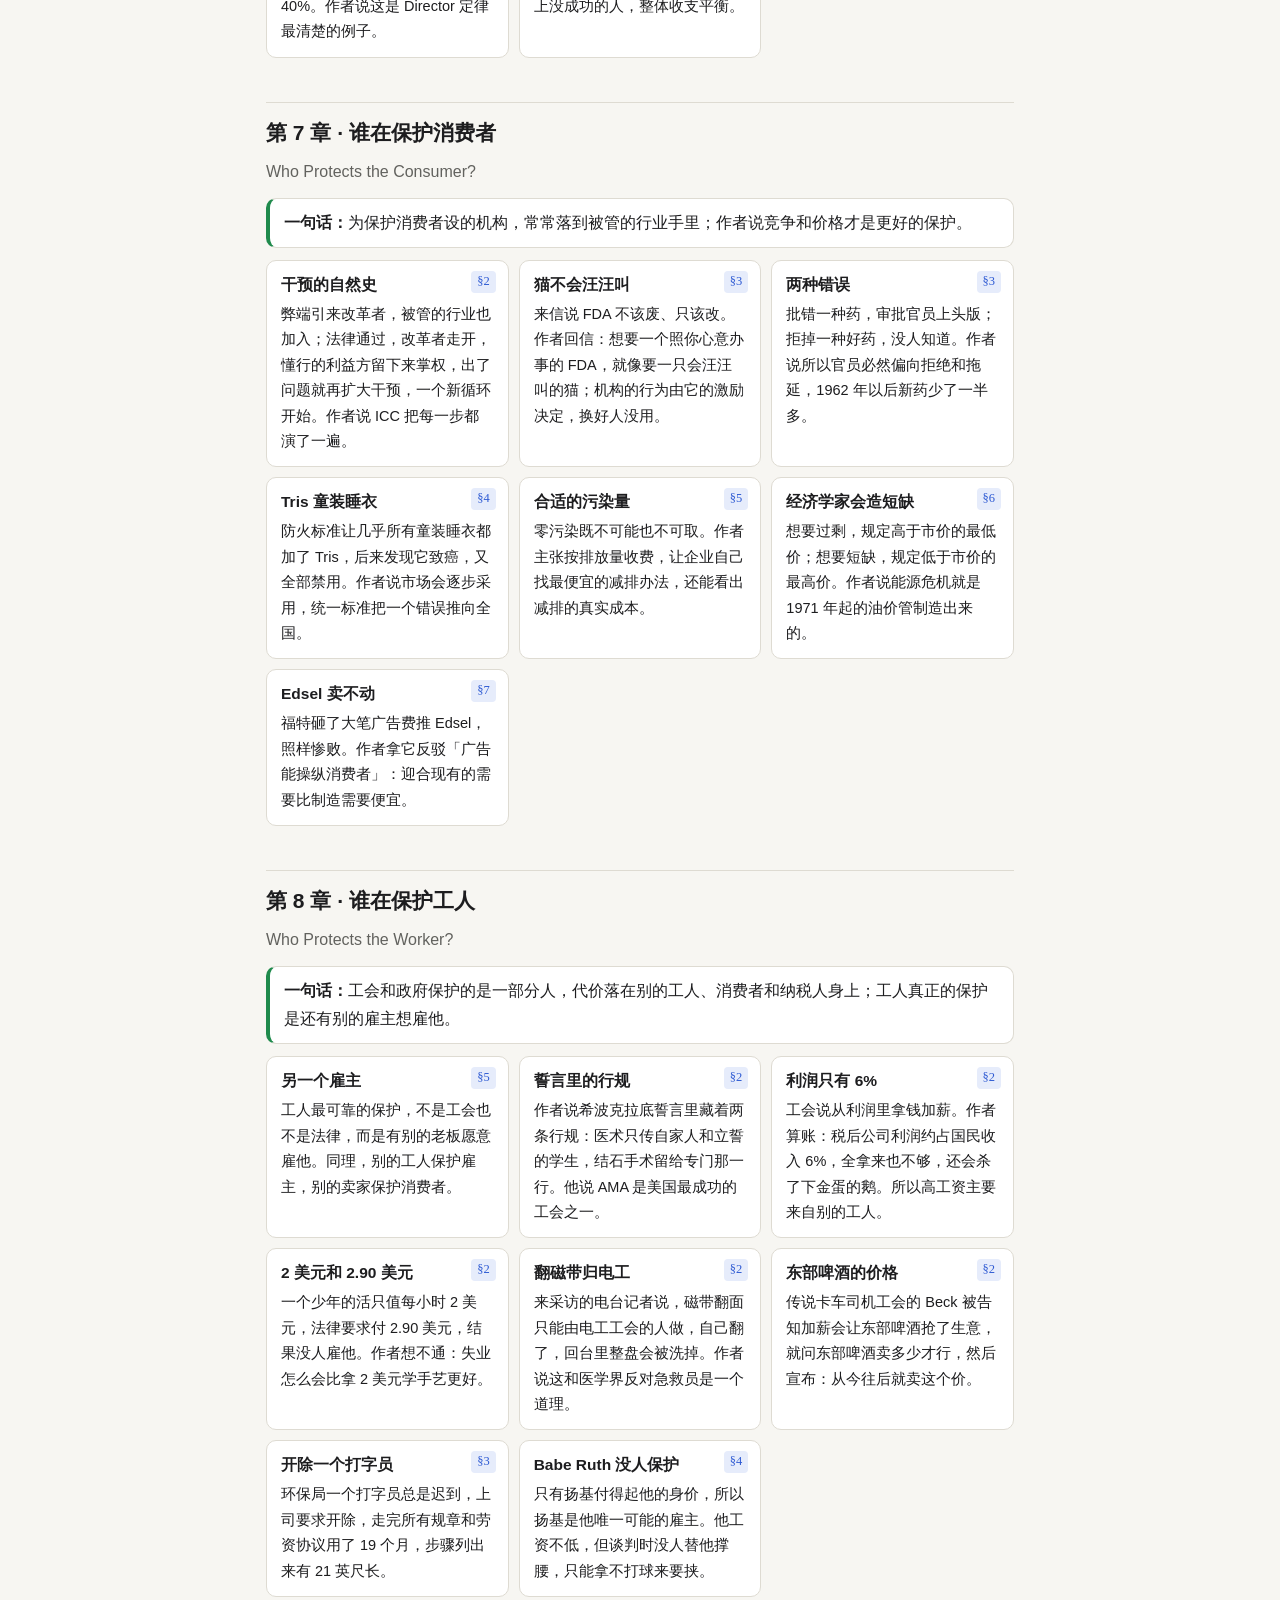
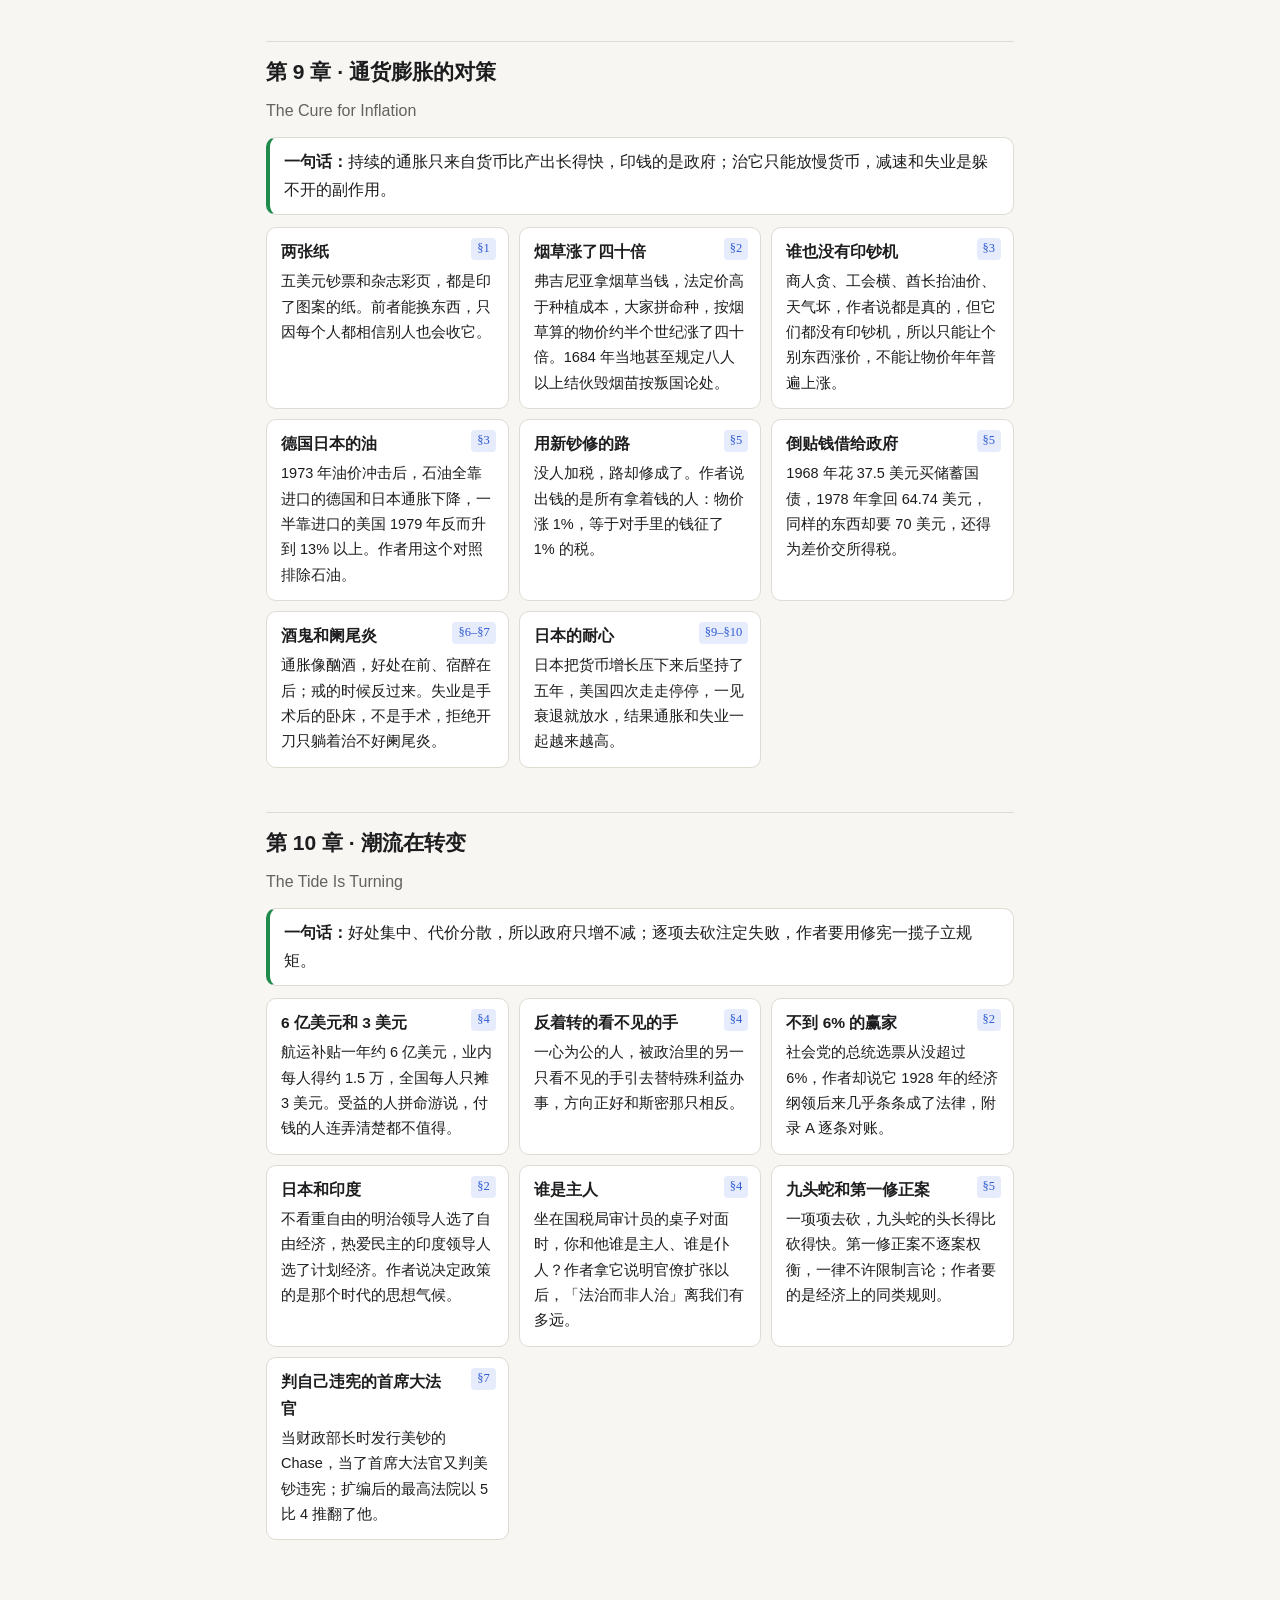
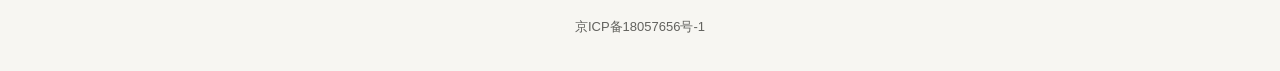
<file: recap.html>
<!doctype html>
<html lang="zh-CN">
<head>
<meta charset="utf-8"><meta name="viewport" content="width=device-width, initial-scale=1">
<title>全书回顾 · Free to Choose 导读</title>
<link rel="stylesheet" href="assets/style.css">
<script src="assets/chapters.js"></script>
<script src="assets/sections.js"></script>
<script src="assets/fc.js"></script>
</head>
<body>
<main>

<h1>全书回顾</h1>
<p class="lede">各章「精彩回顾」汇总在这一页，按章的顺序排。读过又忘了的时候来这里：看到标题想不起来，就读那两三句；还想不起来，点节号回到那一章，再回书里那一节。</p>
<div id="recap"></div>

</main>
</body>
</html>
</file>
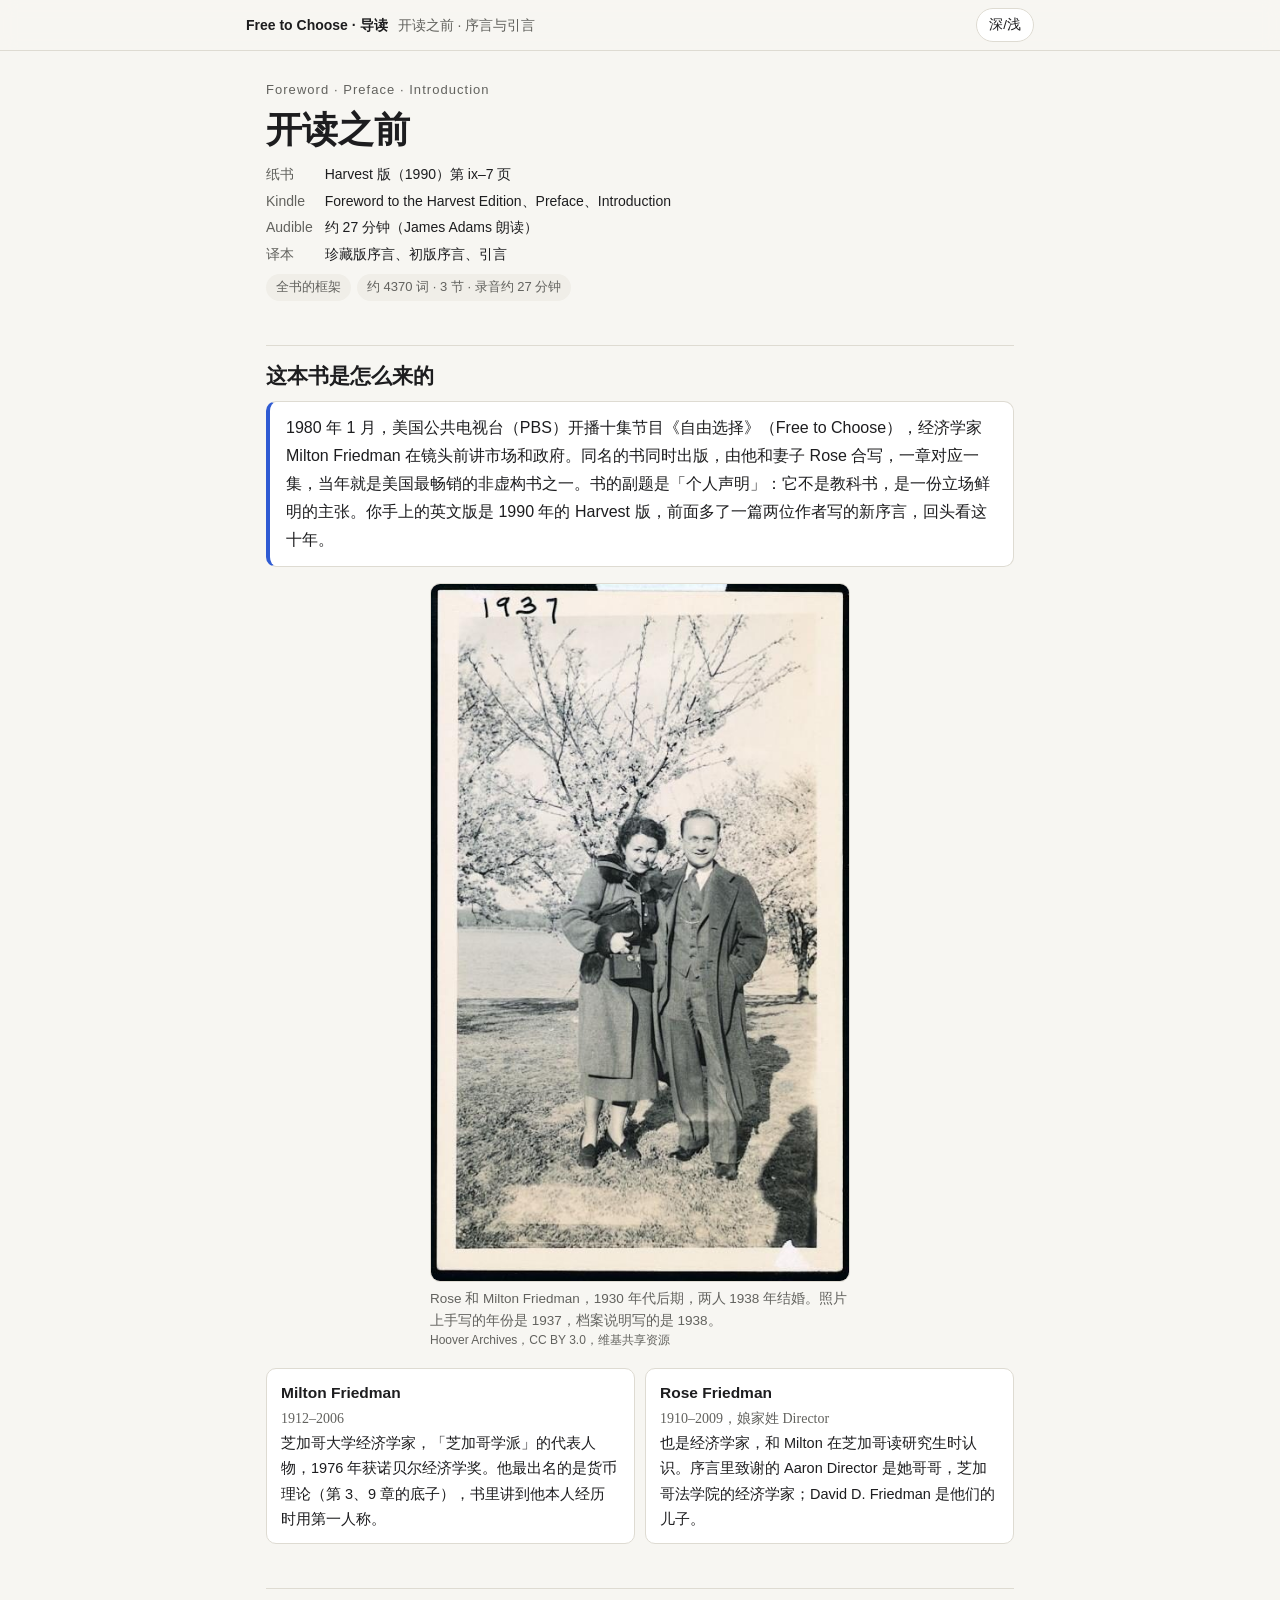
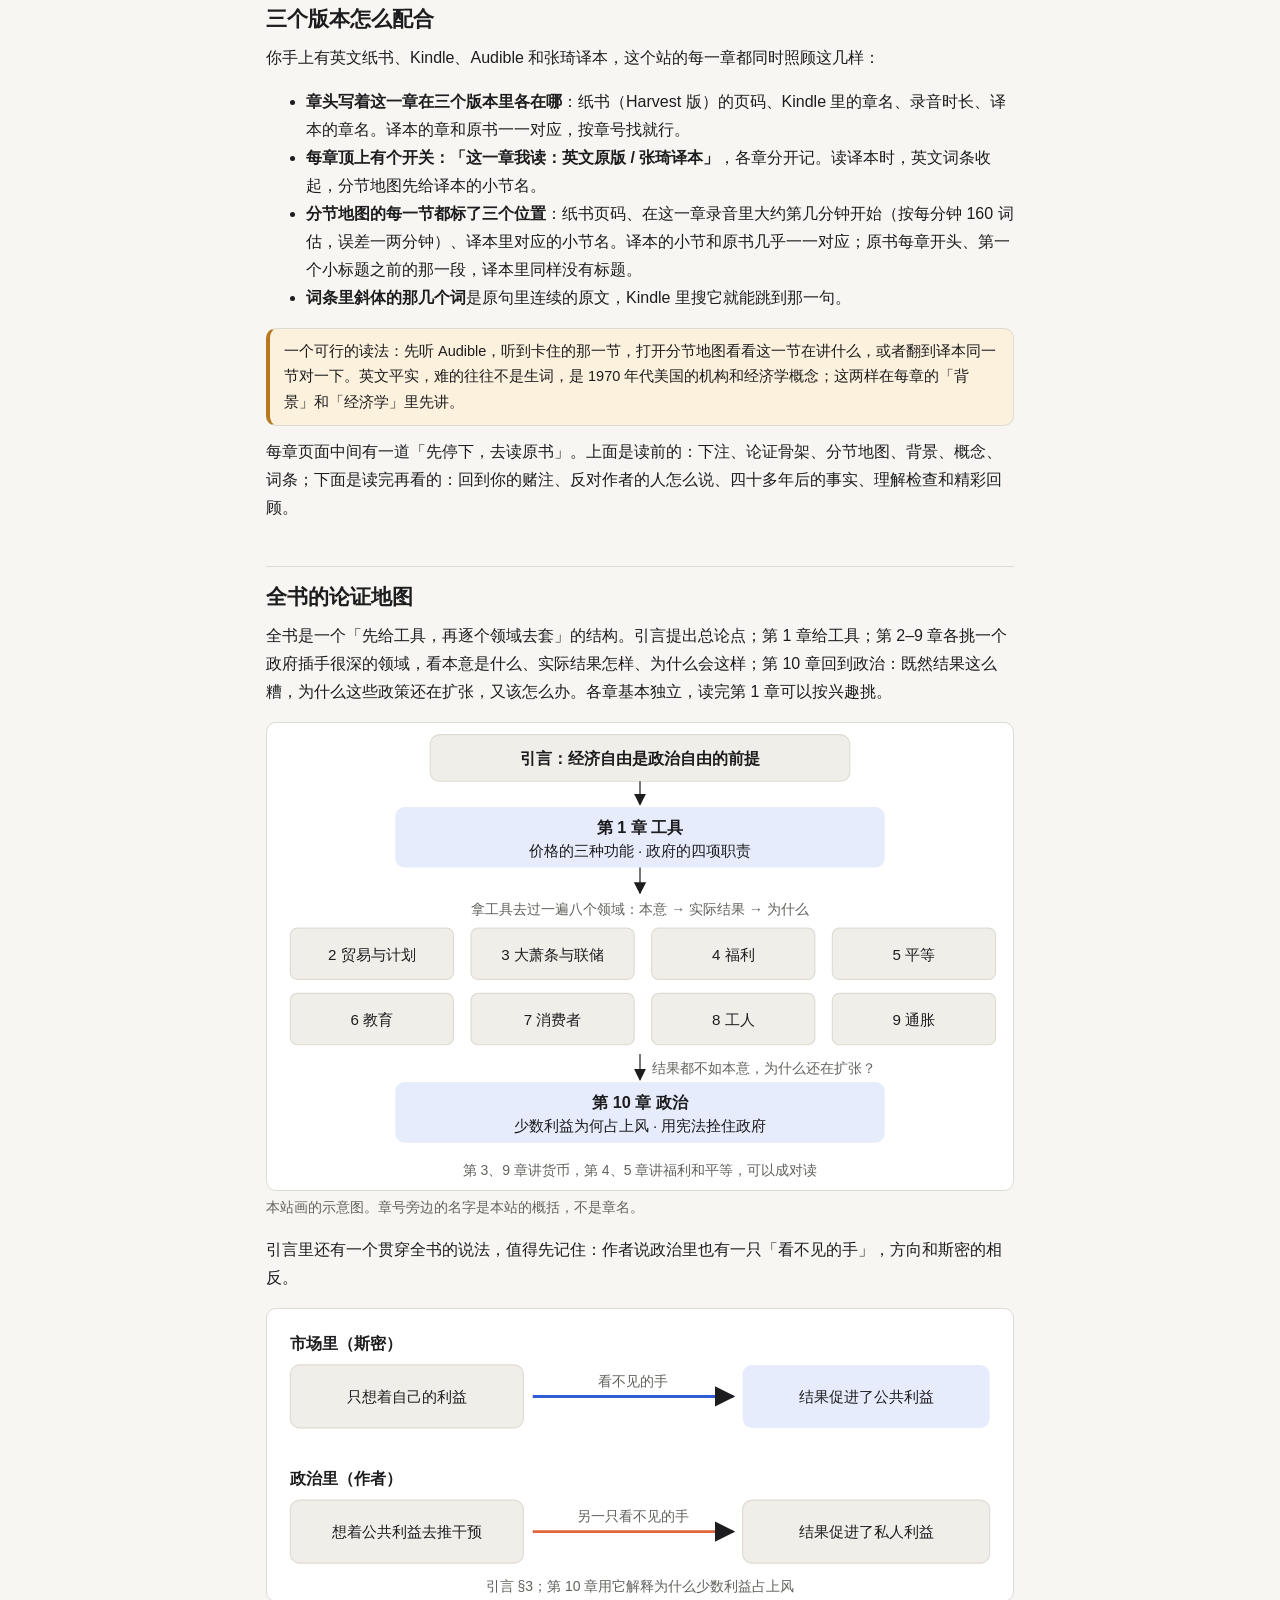
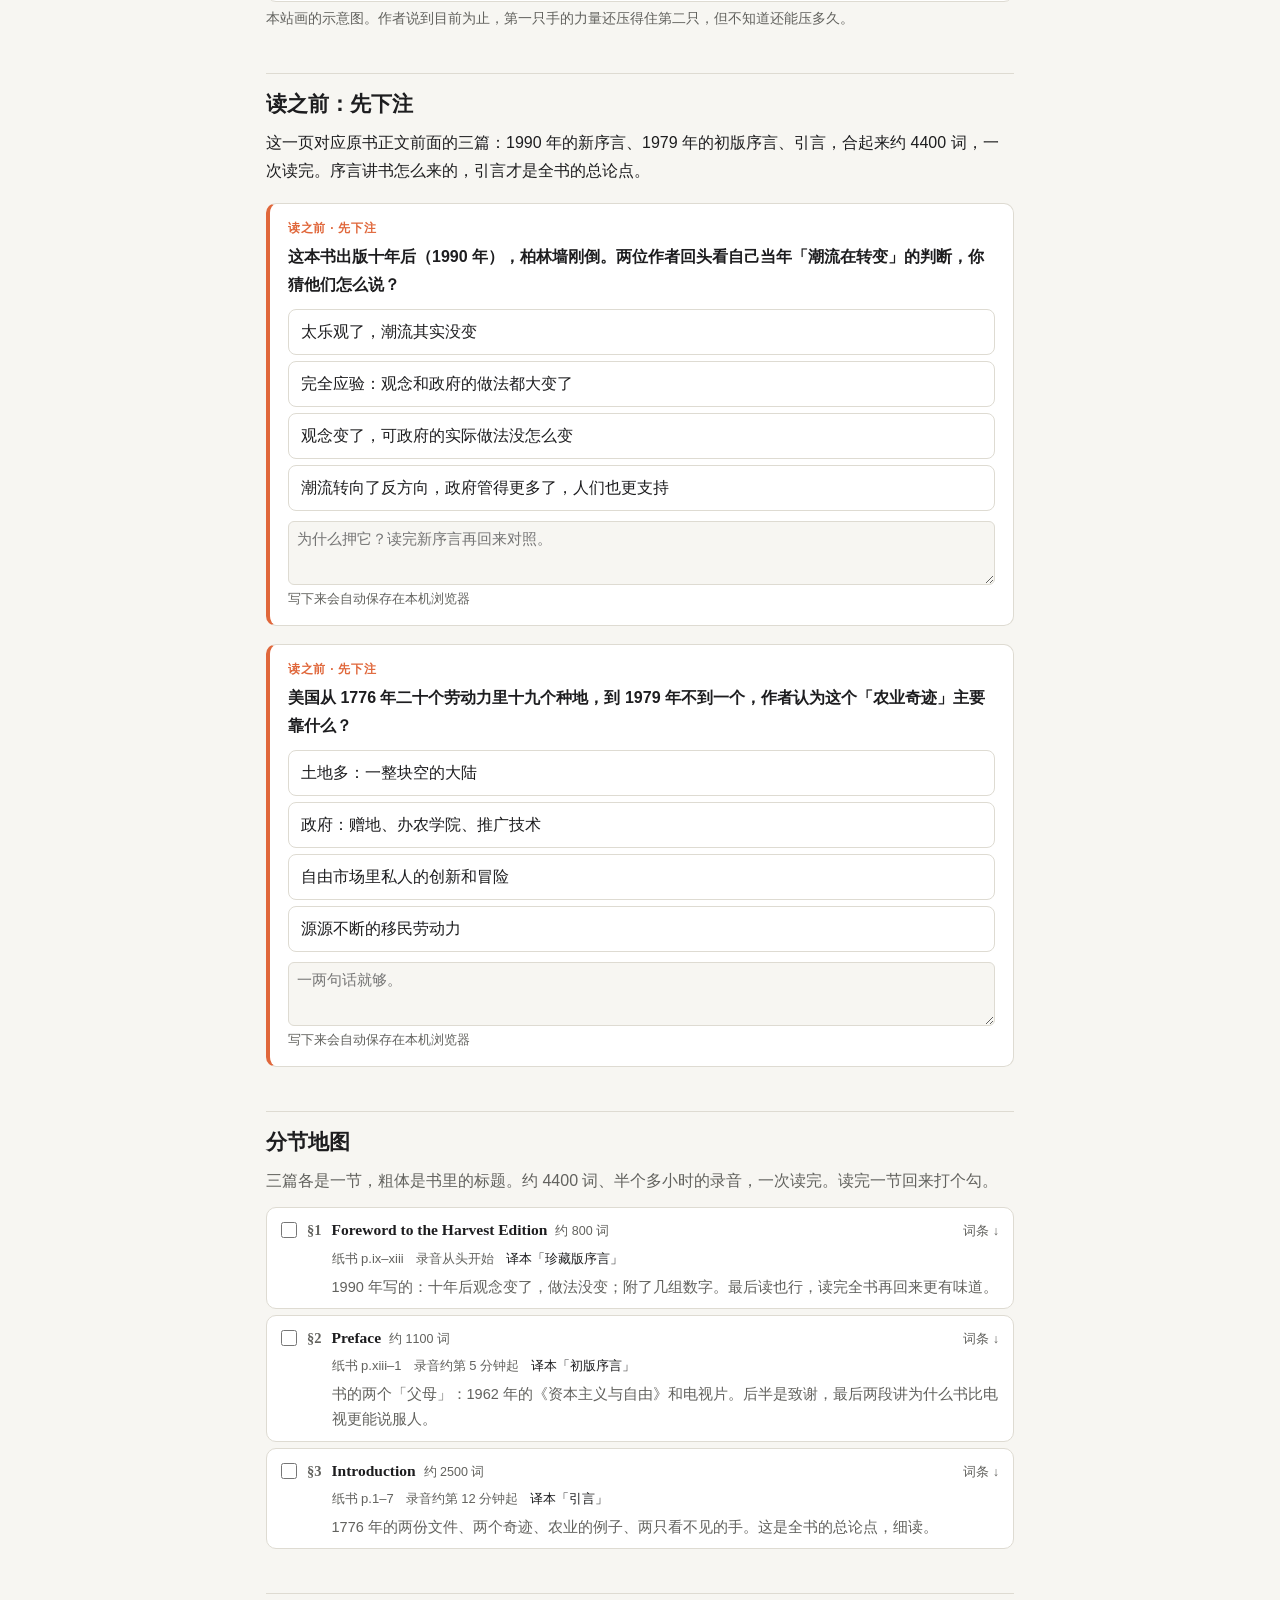
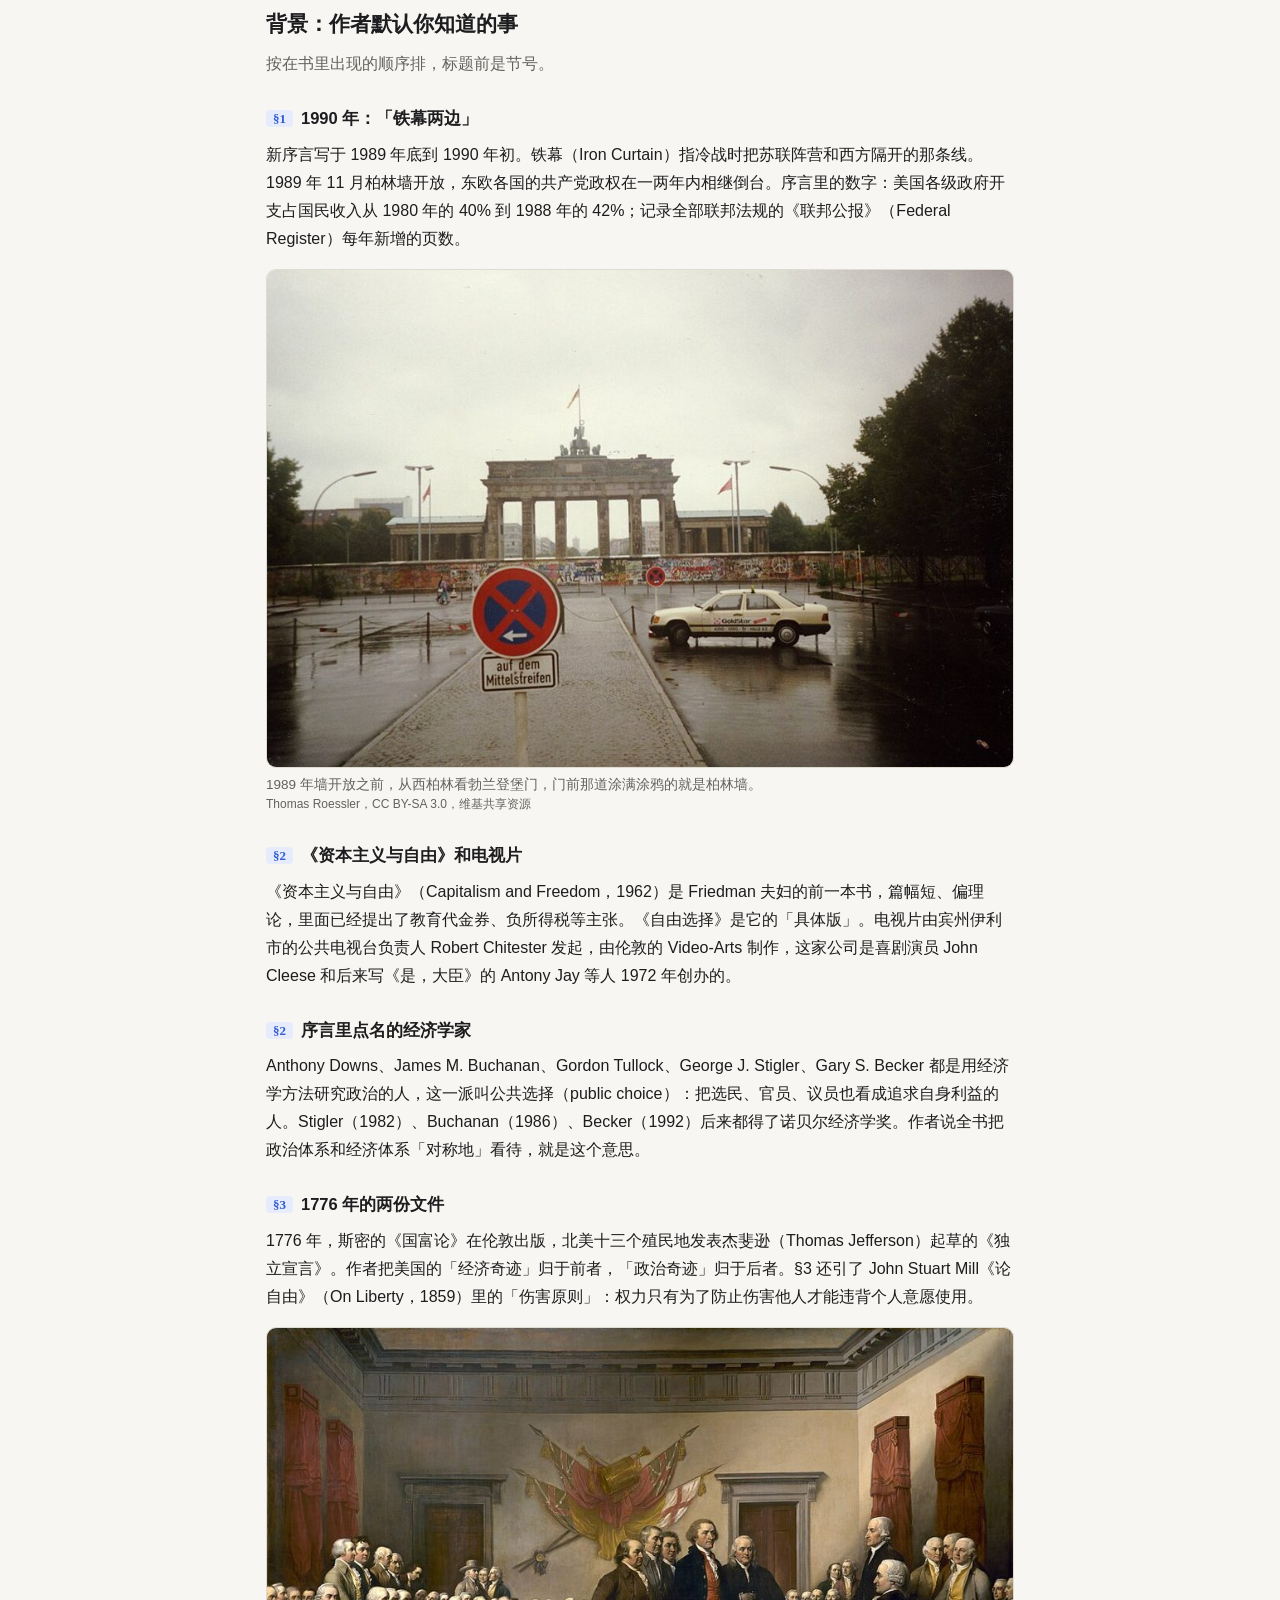
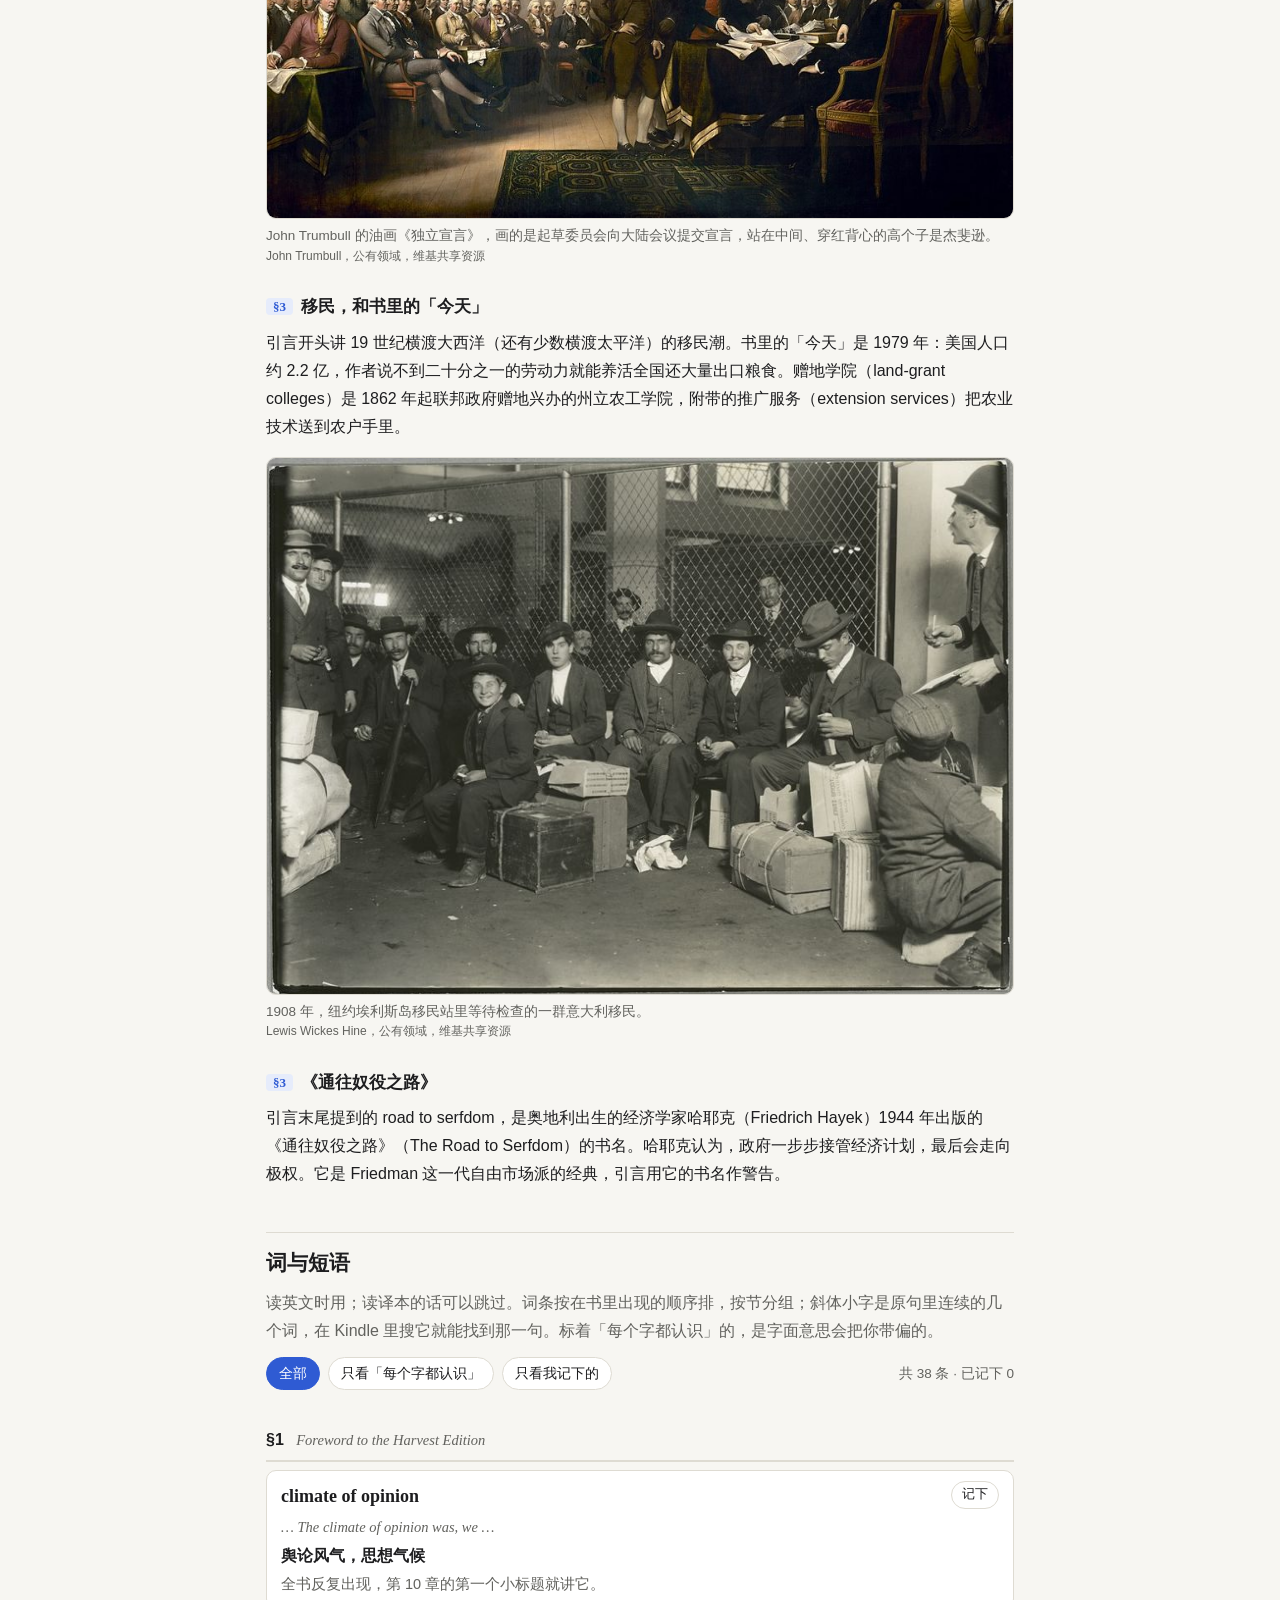
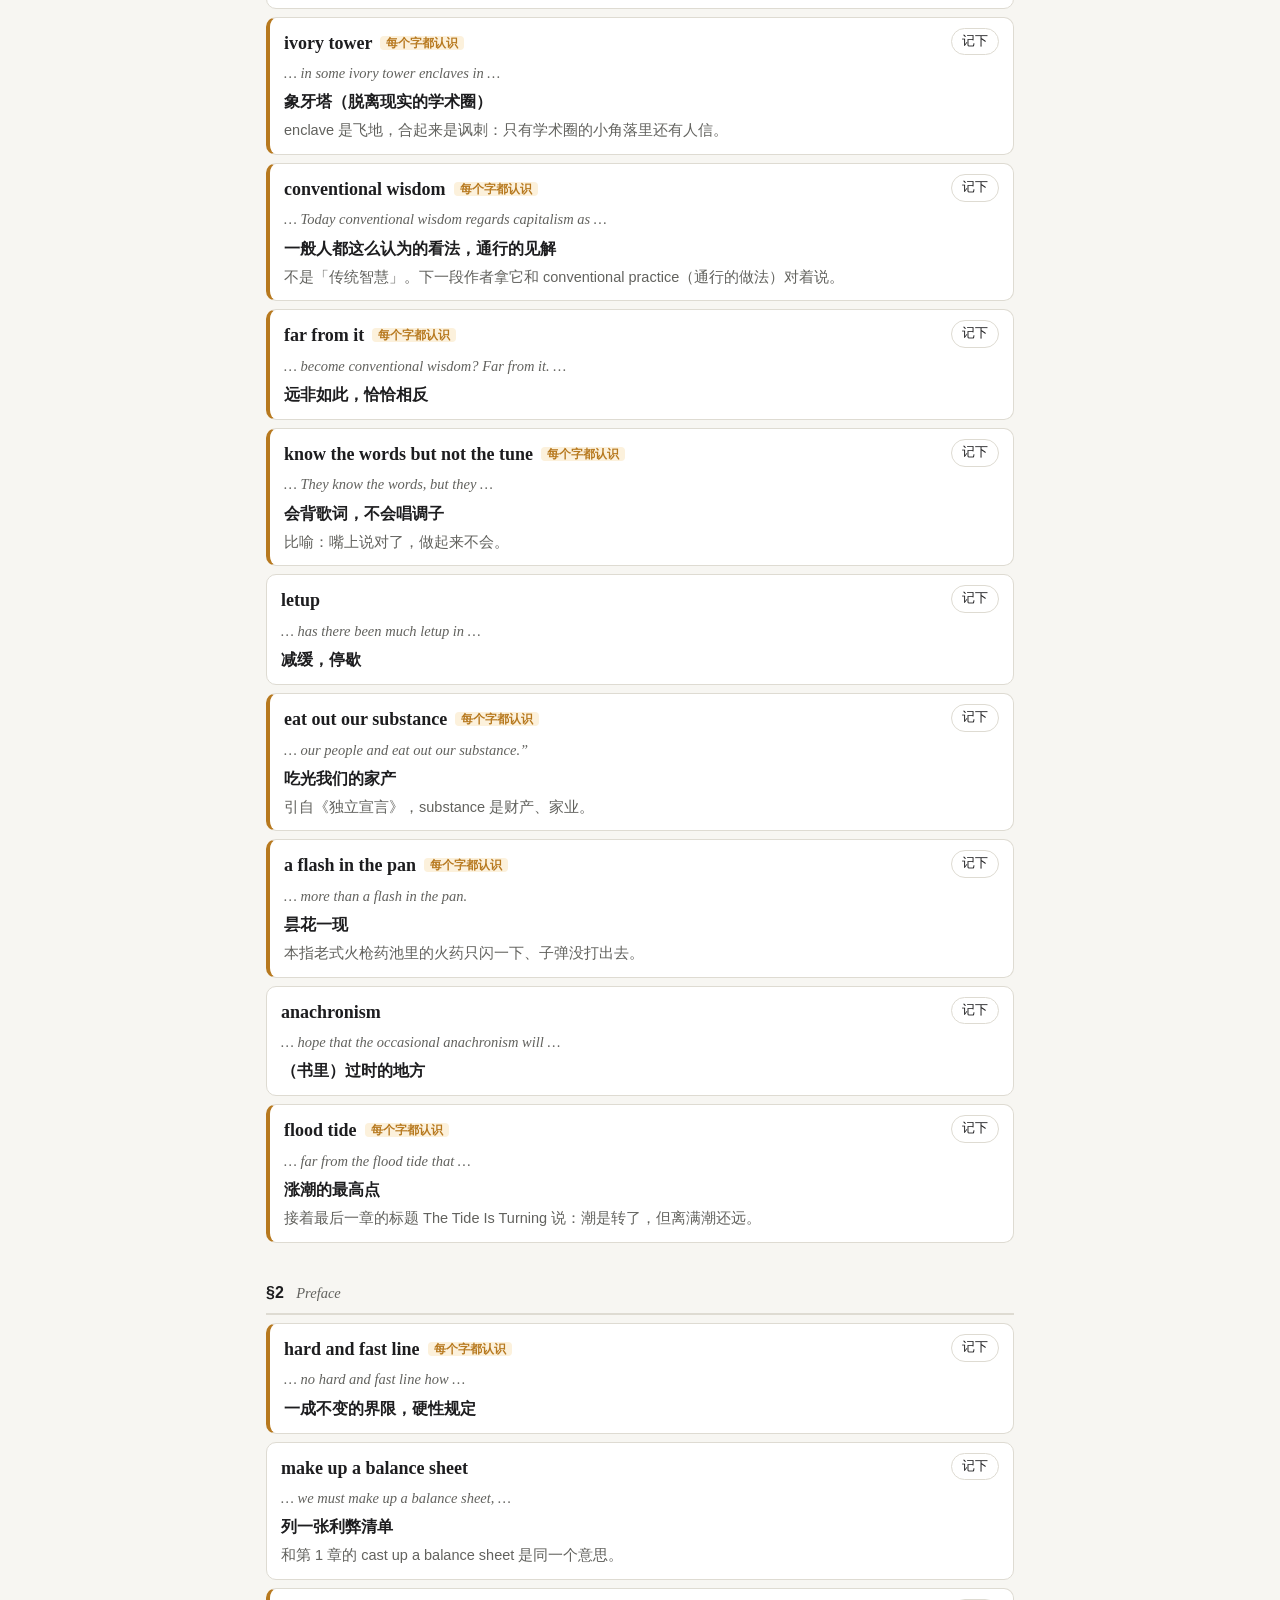
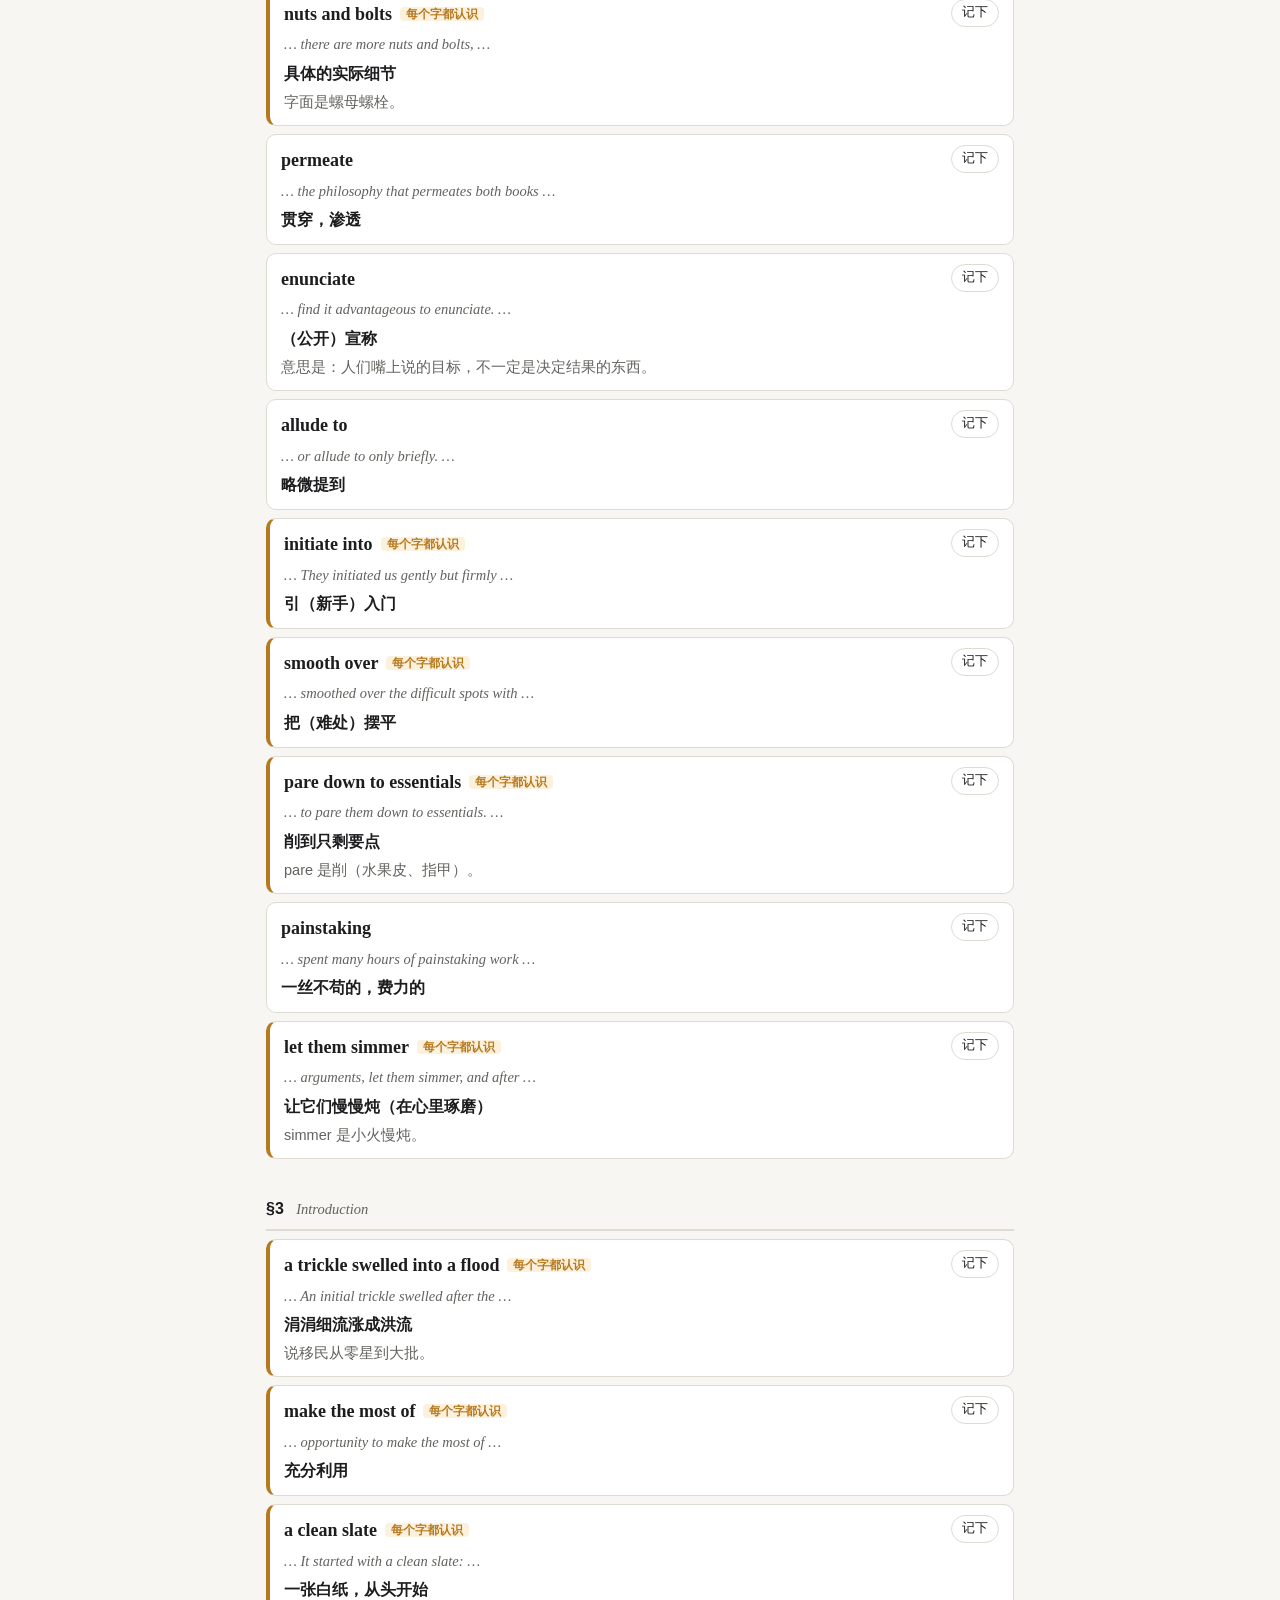
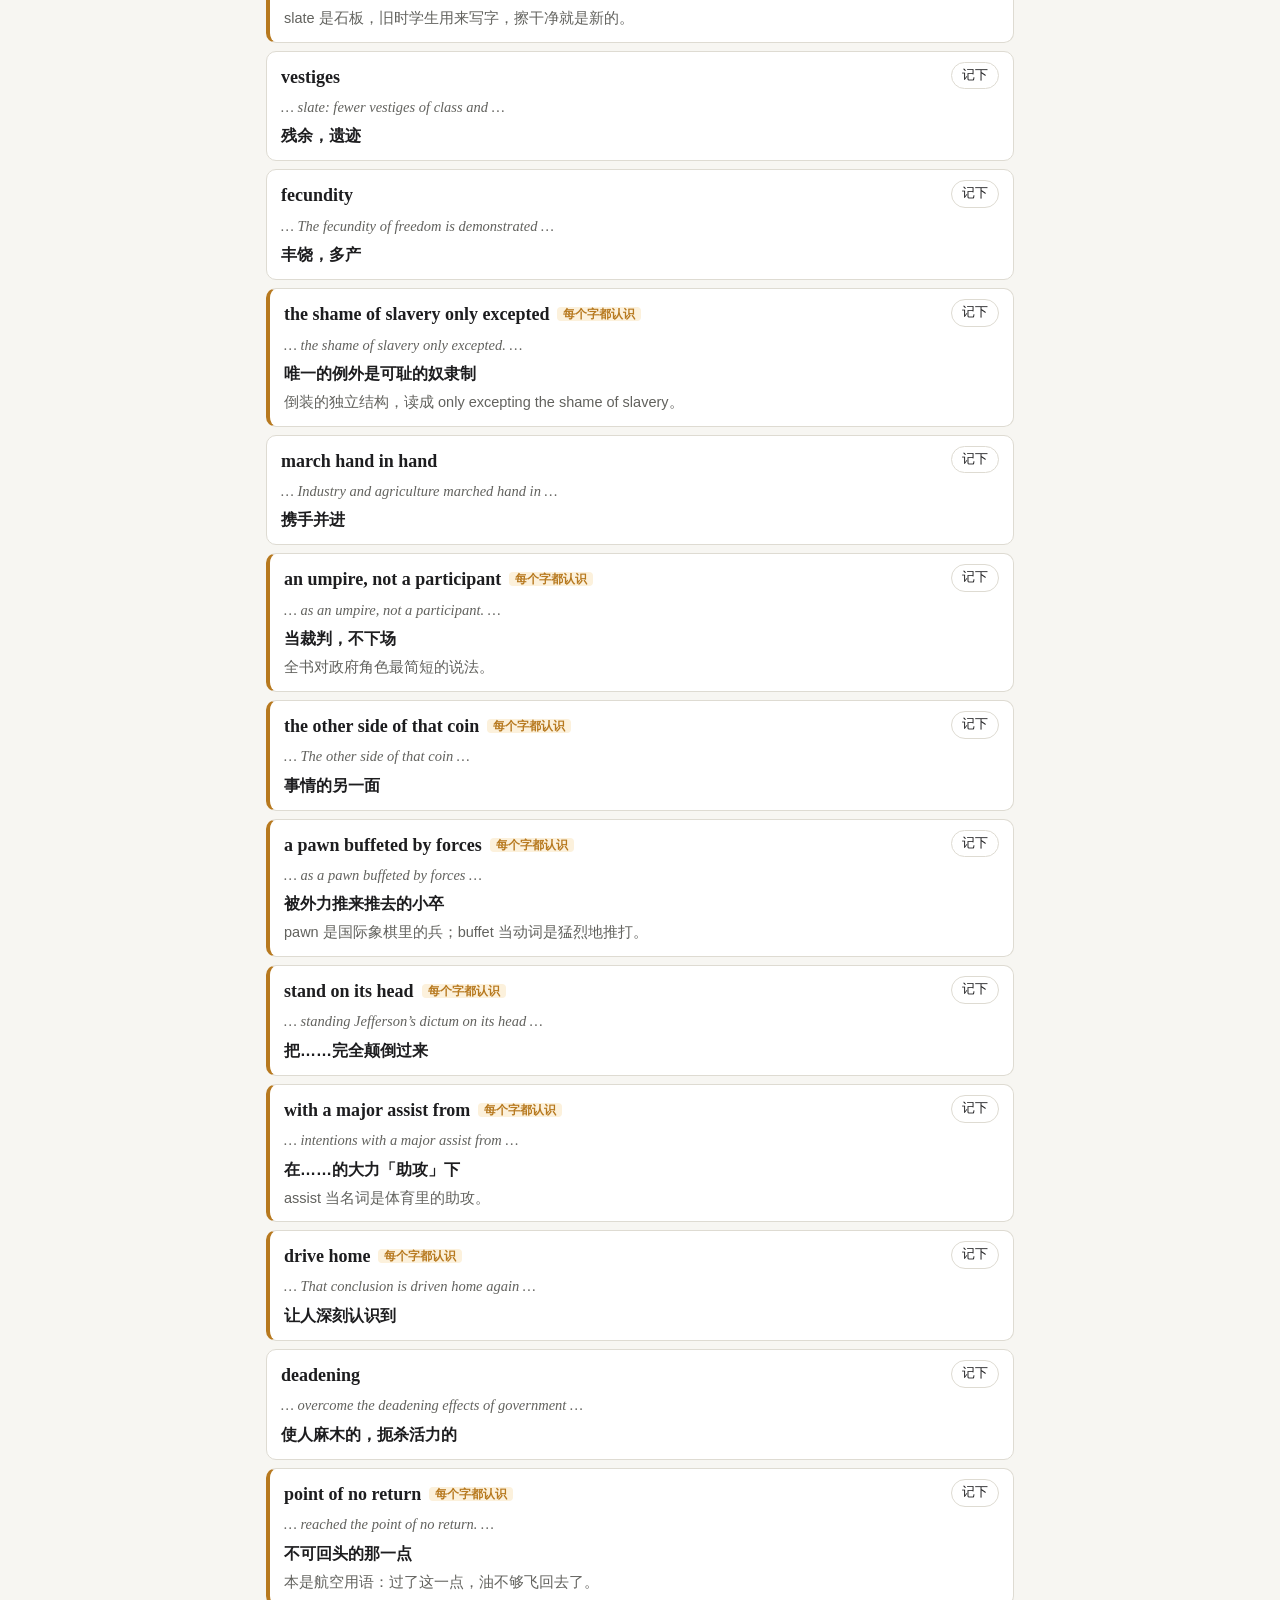
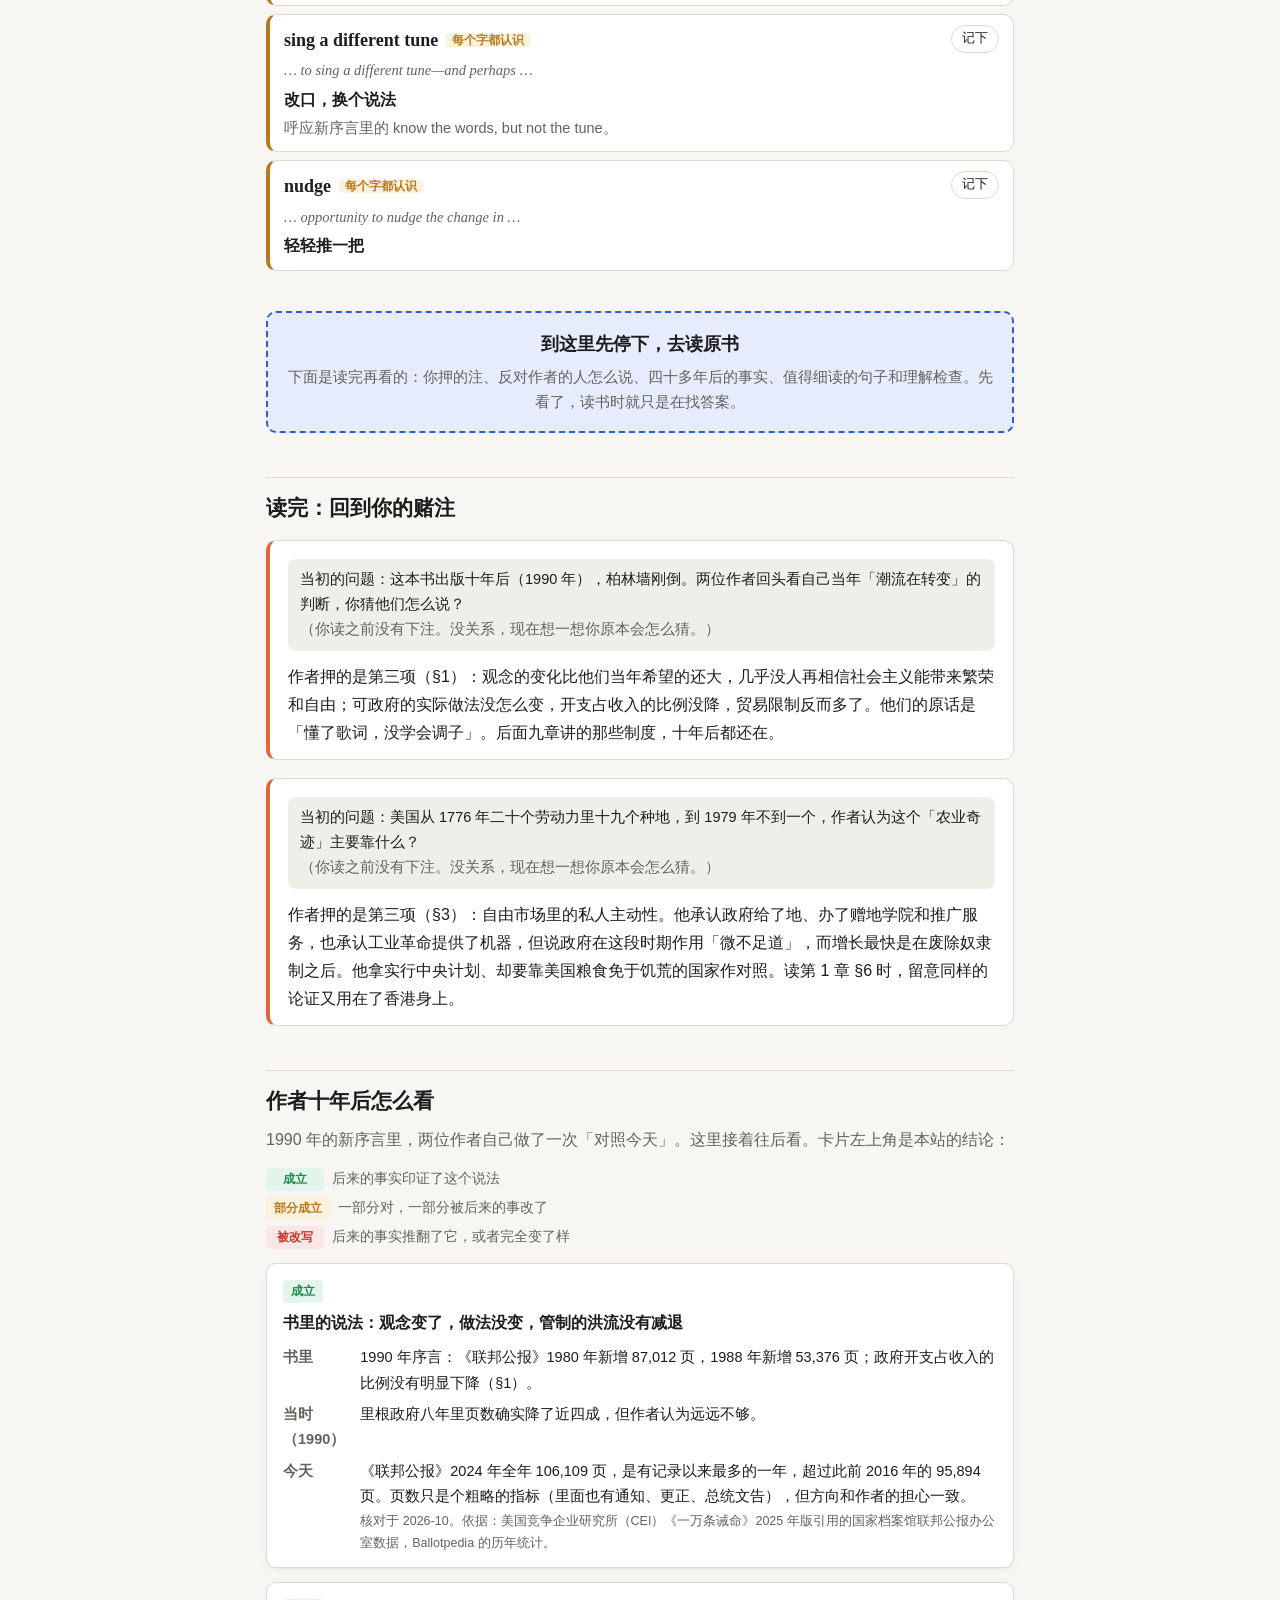
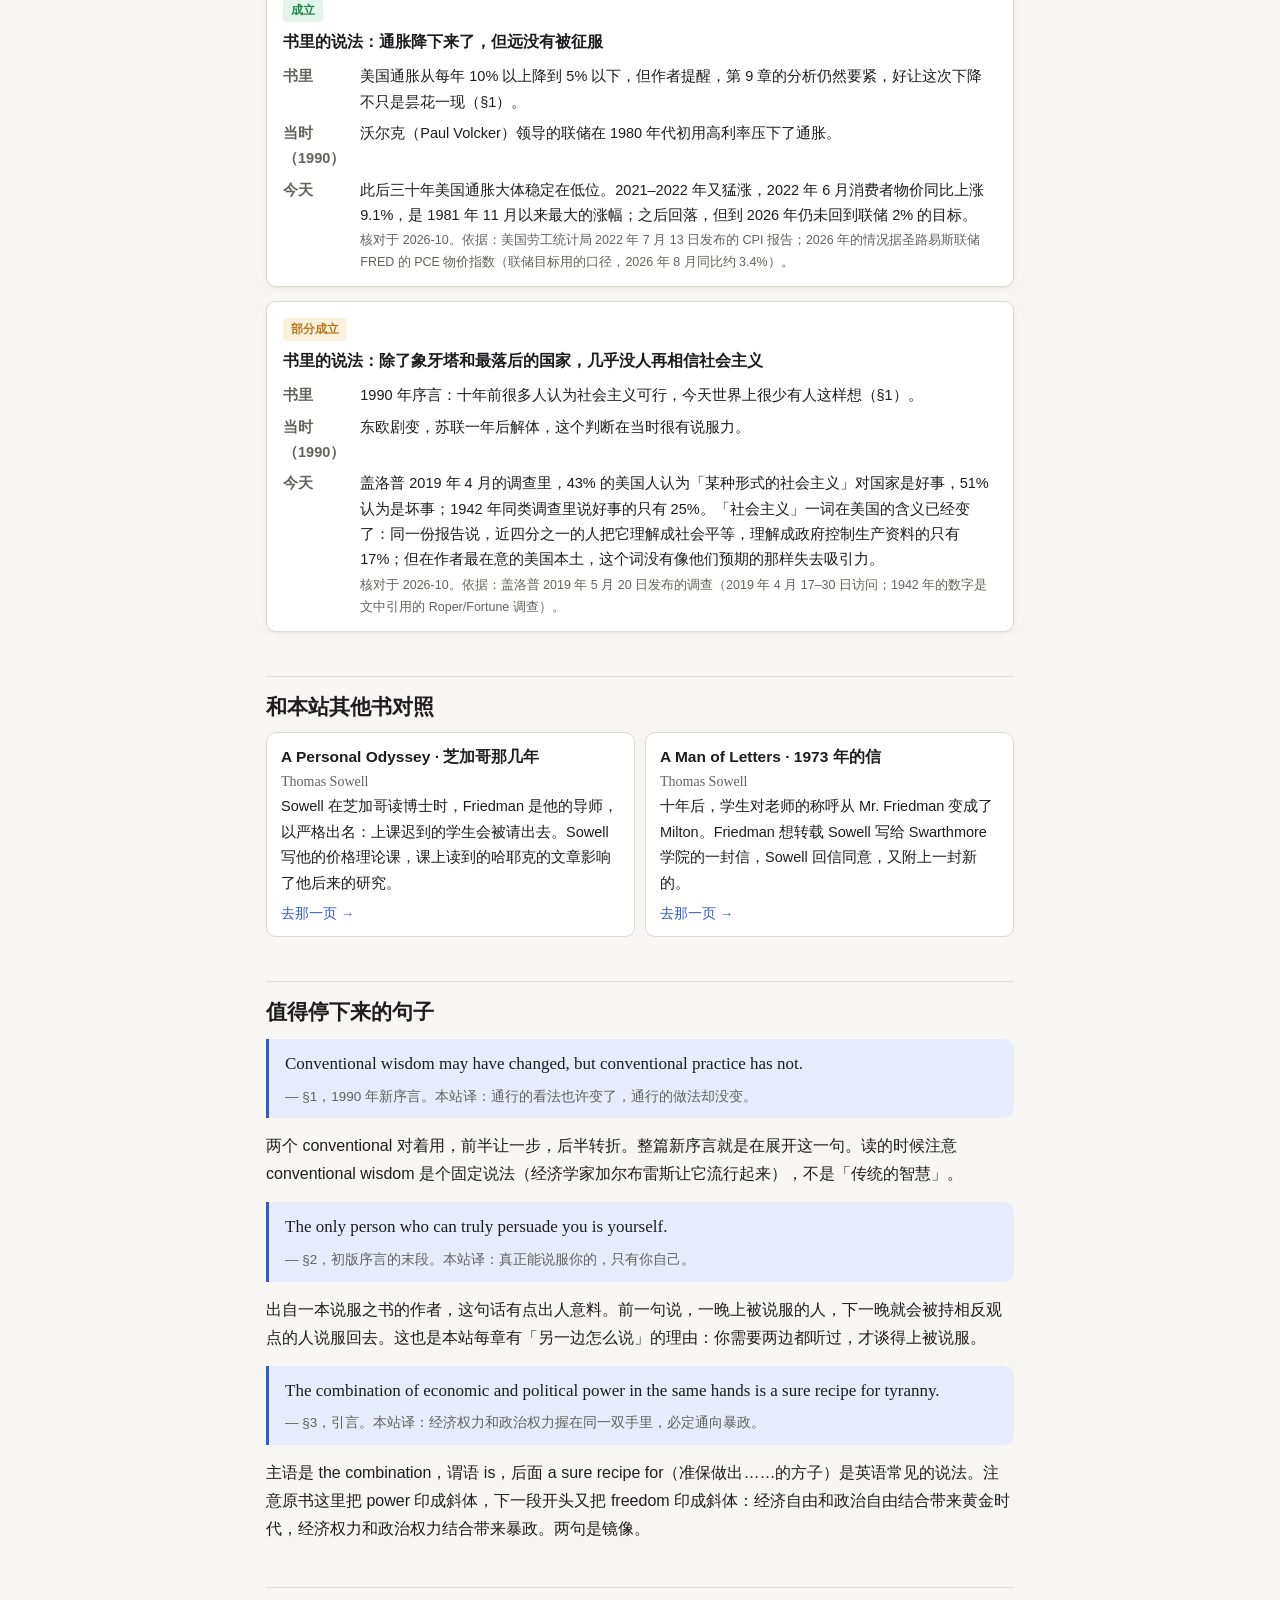
<file: chapters/00.html>
<!doctype html>
<html lang="zh-CN">
<head>
<meta charset="utf-8"><meta name="viewport" content="width=device-width, initial-scale=1">
<title>开读之前 · Free to Choose 导读</title>
<link rel="stylesheet" href="../assets/style.css">
<script src="../assets/chapters.js"></script>
<script src="../assets/sections.js"></script>
<script src="../assets/fc.js"></script>
</head>
<body data-chapter="0">
<main>

<h2>这本书是怎么来的</h2>
<div class="gist"><p>1980 年 1 月，美国公共电视台（PBS）开播十集节目《自由选择》（Free to Choose），经济学家 Milton Friedman 在镜头前讲市场和政府。同名的书同时出版，由他和妻子 Rose 合写，一章对应一集，当年就是美国最畅销的非虚构书之一。书的副题是「个人声明」：它不是教科书，是一份立场鲜明的主张。你手上的英文版是 1990 年的 Harvest 版，前面多了一篇两位作者写的新序言，回头看这十年。</p></div>
<figure class="fig narrow"><img src="../assets/img/00-friedmans-1938.jpg" alt="黑白旧照：开花的树下，一位穿呢大衣、抱着皮包的年轻女子和一位穿三件套西装、戴眼镜的年轻男子并肩站着，背后是水面，照片顶上手写着 1937" loading="lazy">
<figcaption>Rose 和 Milton Friedman，1930 年代后期，两人 1938 年结婚。照片上手写的年份是 1937，档案说明写的是 1938。<span class="src">Hoover Archives，CC BY 3.0，维基共享资源</span></figcaption></figure>
<div class="who">
  <div><b>Milton Friedman</b><span class="en">1912–2006</span>芝加哥大学经济学家，「芝加哥学派」的代表人物，1976 年获诺贝尔经济学奖。他最出名的是货币理论（第 3、9 章的底子），书里讲到他本人经历时用第一人称。</div>
  <div><b>Rose Friedman</b><span class="en">1910–2009，娘家姓 Director</span>也是经济学家，和 Milton 在芝加哥读研究生时认识。序言里致谢的 Aaron Director 是她哥哥，芝加哥法学院的经济学家；David D. Friedman 是他们的儿子。</div>
</div>

<h2>三个版本怎么配合</h2>
<p>你手上有英文纸书、Kindle、Audible 和张琦译本，这个站的每一章都同时照顾这几样：</p>
<ul>
  <li><strong>章头写着这一章在三个版本里各在哪</strong>：纸书（Harvest 版）的页码、Kindle 里的章名、录音时长、译本的章名。译本的章和原书一一对应，按章号找就行。</li>
  <li><strong>每章顶上有个开关：「这一章我读：英文原版 / 张琦译本」</strong>，各章分开记。读译本时，英文词条收起，分节地图先给译本的小节名。</li>
  <li><strong>分节地图的每一节都标了三个位置</strong>：纸书页码、在这一章录音里大约第几分钟开始（按每分钟 160 词估，误差一两分钟）、译本里对应的小节名。译本的小节和原书几乎一一对应；原书每章开头、第一个小标题之前的那一段，译本里同样没有标题。</li>
  <li><strong>词条里斜体的那几个词</strong>是原句里连续的原文，Kindle 里搜它就能跳到那一句。</li>
</ul>
<div class="tip"><p>一个可行的读法：先听 Audible，听到卡住的那一节，打开分节地图看看这一节在讲什么，或者翻到译本同一节对一下。英文平实，难的往往不是生词，是 1970 年代美国的机构和经济学概念；这两样在每章的「背景」和「经济学」里先讲。</p></div>
<p>每章页面中间有一道「先停下，去读原书」。上面是读前的：下注、论证骨架、分节地图、背景、概念、词条；下面是读完再看的：回到你的赌注、反对作者的人怎么说、四十多年后的事实、理解检查和精彩回顾。</p>

<h2>全书的论证地图</h2>
<p>全书是一个「先给工具，再逐个领域去套」的结构。引言提出总论点；第 1 章给工具；第 2–9 章各挑一个政府插手很深的领域，看本意是什么、实际结果怎样、为什么会这样；第 10 章回到政治：既然结果这么糟，为什么这些政策还在扩张，又该怎么办。各章基本独立，读完第 1 章可以按兴趣挑。</p>
<figure class="fig"><svg class="diagram" viewBox="0 0 640 400" role="img" aria-label="全书结构图：引言提出经济自由和政治自由的总论点；第一章给出价格的三种功能和政府的四项职责两样工具；第二到九章分别把工具用在贸易与计划、大萧条与联储、福利、平等、教育、消费者、工人、通胀八个领域；第十章讨论为什么特殊利益占上风以及用宪法限制政府">
<defs><marker id="m00a" viewBox="0 0 10 10" refX="9" refY="5" markerWidth="7" markerHeight="7" orient="auto"><path d="M0,0 L10,5 L0,10 z" class="f-fg"/></marker></defs>
<rect x="140" y="10" width="360" height="40" rx="8" class="box"/>
<text x="320" y="35" text-anchor="middle" class="t-b">引言：经济自由是政治自由的前提</text>
<line x1="320" y1="50" x2="320" y2="70" class="ln" marker-end="url(#m00a)"/>
<rect x="110" y="72" width="420" height="52" rx="8" class="f-soft"/>
<text x="320" y="94" text-anchor="middle" class="t-b">第 1 章 工具</text>
<text x="320" y="114" text-anchor="middle">价格的三种功能 · 政府的四项职责</text>
<line x1="320" y1="124" x2="320" y2="146" class="ln" marker-end="url(#m00a)"/>
<text x="320" y="164" text-anchor="middle" class="t-m">拿工具去过一遍八个领域：本意 → 实际结果 → 为什么</text>
<rect x="20" y="176" width="140" height="44" rx="6" class="box"/><text x="90" y="203" text-anchor="middle">2 贸易与计划</text>
<rect x="175" y="176" width="140" height="44" rx="6" class="box"/><text x="245" y="203" text-anchor="middle">3 大萧条与联储</text>
<rect x="330" y="176" width="140" height="44" rx="6" class="box"/><text x="400" y="203" text-anchor="middle">4 福利</text>
<rect x="485" y="176" width="140" height="44" rx="6" class="box"/><text x="555" y="203" text-anchor="middle">5 平等</text>
<rect x="20" y="232" width="140" height="44" rx="6" class="box"/><text x="90" y="259" text-anchor="middle">6 教育</text>
<rect x="175" y="232" width="140" height="44" rx="6" class="box"/><text x="245" y="259" text-anchor="middle">7 消费者</text>
<rect x="330" y="232" width="140" height="44" rx="6" class="box"/><text x="400" y="259" text-anchor="middle">8 工人</text>
<rect x="485" y="232" width="140" height="44" rx="6" class="box"/><text x="555" y="259" text-anchor="middle">9 通胀</text>
<line x1="320" y1="284" x2="320" y2="306" class="ln" marker-end="url(#m00a)"/>
<text x="330" y="300" class="t-m">结果都不如本意，为什么还在扩张？</text>
<rect x="110" y="308" width="420" height="52" rx="8" class="f-soft"/>
<text x="320" y="330" text-anchor="middle" class="t-b">第 10 章 政治</text>
<text x="320" y="350" text-anchor="middle">少数利益为何占上风 · 用宪法拴住政府</text>
<text x="320" y="388" text-anchor="middle" class="t-m">第 3、9 章讲货币，第 4、5 章讲福利和平等，可以成对读</text>
</svg>
<figcaption>本站画的示意图。章号旁边的名字是本站的概括，不是章名。</figcaption></figure>
<p>引言里还有一个贯穿全书的说法，值得先记住：作者说政治里也有一只「看不见的手」，方向和斯密的相反。</p>
<figure class="fig"><svg class="diagram" viewBox="0 0 640 250" role="img" aria-label="两只看不见的手的对比图：上一行，市场里的人只想着自己的利益，结果促进了公共利益；下一行，政治里的人想着公共利益，结果促进了私人利益">
<defs><marker id="m00b" viewBox="0 0 10 10" refX="9" refY="5" markerWidth="7" markerHeight="7" orient="auto"><path d="M0,0 L10,5 L0,10 z" class="f-fg"/></marker></defs>
<text x="20" y="34" class="t-b">市场里（斯密）</text>
<rect x="20" y="48" width="200" height="54" rx="8" class="box"/>
<text x="120" y="80" text-anchor="middle">只想着自己的利益</text>
<line x1="228" y1="75" x2="400" y2="75" class="ln-a" marker-end="url(#m00b)"/>
<text x="314" y="66" text-anchor="middle" class="t-m">看不见的手</text>
<rect x="408" y="48" width="212" height="54" rx="8" class="f-soft"/>
<text x="514" y="80" text-anchor="middle">结果促进了公共利益</text>
<text x="20" y="150" class="t-b">政治里（作者）</text>
<rect x="20" y="164" width="200" height="54" rx="8" class="box"/>
<text x="120" y="196" text-anchor="middle">想着公共利益去推干预</text>
<line x1="228" y1="191" x2="400" y2="191" class="s2" marker-end="url(#m00b)"/>
<text x="314" y="182" text-anchor="middle" class="t-m">另一只看不见的手</text>
<rect x="408" y="164" width="212" height="54" rx="8" class="box"/>
<text x="514" y="196" text-anchor="middle">结果促进了私人利益</text>
<text x="320" y="242" text-anchor="middle" class="t-m">引言 §3；第 10 章用它解释为什么少数利益占上风</text>
</svg>
<figcaption>本站画的示意图。作者说到目前为止，第一只手的力量还压得住第二只，但不知道还能压多久。</figcaption></figure>

<h2>读之前：先下注</h2>
<p>这一页对应原书正文前面的三篇：1990 年的新序言、1979 年的初版序言、引言，合起来约 4400 词，一次读完。序言讲书怎么来的，引言才是全书的总论点。</p>
<div class="bet" data-key="00-a">
  <div class="q">这本书出版十年后（1990 年），柏林墙刚倒。两位作者回头看自己当年「潮流在转变」的判断，你猜他们怎么说？</div>
  <div class="opts">
    <button>太乐观了，潮流其实没变</button>
    <button>完全应验：观念和政府的做法都大变了</button>
    <button>观念变了，可政府的实际做法没怎么变</button>
    <button>潮流转向了反方向，政府管得更多了，人们也更支持</button>
  </div>
  <textarea class="note" data-key="00-a-bet" placeholder="为什么押它？读完新序言再回来对照。"></textarea>
</div>
<div class="bet" data-key="00-b">
  <div class="q">美国从 1776 年二十个劳动力里十九个种地，到 1979 年不到一个，作者认为这个「农业奇迹」主要靠什么？</div>
  <div class="opts">
    <button>土地多：一整块空的大陆</button>
    <button>政府：赠地、办农学院、推广技术</button>
    <button>自由市场里私人的创新和冒险</button>
    <button>源源不断的移民劳动力</button>
  </div>
  <textarea class="note" data-key="00-b-bet" placeholder="一两句话就够。"></textarea>
</div>

<h2>分节地图</h2>
<p class="lede">三篇各是一节，粗体是书里的标题。约 4400 词、半个多小时的录音，一次读完。读完一节回来打个勾。</p>
<ol class="secmap">
  <li data-sec="1"><b>Foreword to the Harvest Edition<span class="w">约 800 词</span></b><span class="what">1990 年写的：十年后观念变了，做法没变；附了几组数字。最后读也行，读完全书再回来更有味道。</span></li>
  <li data-sec="2"><b>Preface<span class="w">约 1100 词</span></b><span class="what">书的两个「父母」：1962 年的《资本主义与自由》和电视片。后半是致谢，最后两段讲为什么书比电视更能说服人。</span></li>
  <li data-sec="3"><b>Introduction<span class="w">约 2500 词</span></b><span class="what">1776 年的两份文件、两个奇迹、农业的例子、两只看不见的手。这是全书的总论点，细读。</span></li>
</ol>

<h2>背景：作者默认你知道的事</h2>
<p class="lede">按在书里出现的顺序排，标题前是节号。</p>

<h3><span class="sec">§1</span>1990 年：「铁幕两边」</h3>
<p>新序言写于 1989 年底到 1990 年初。铁幕（Iron Curtain）指冷战时把苏联阵营和西方隔开的那条线。1989 年 11 月柏林墙开放，东欧各国的共产党政权在一两年内相继倒台。序言里的数字：美国各级政府开支占国民收入从 1980 年的 40% 到 1988 年的 42%；记录全部联邦法规的《联邦公报》（Federal Register）每年新增的页数。</p>
<figure class="fig"><img src="../assets/img/00-berlin-wall.jpg" alt="阴雨天，从西柏林一侧看勃兰登堡门，门前横着一道涂满涂鸦的矮墙，前景是一块禁止停车的路牌和一辆白色出租车" loading="lazy">
<figcaption>1989 年墙开放之前，从西柏林看勃兰登堡门，门前那道涂满涂鸦的就是柏林墙。<span class="src">Thomas Roessler，CC BY-SA 3.0，维基共享资源</span></figcaption></figure>

<h3><span class="sec">§2</span>《资本主义与自由》和电视片</h3>
<p>《资本主义与自由》（Capitalism and Freedom，1962）是 Friedman 夫妇的前一本书，篇幅短、偏理论，里面已经提出了教育代金券、负所得税等主张。《自由选择》是它的「具体版」。电视片由宾州伊利市的公共电视台负责人 Robert Chitester 发起，由伦敦的 Video-Arts 制作，这家公司是喜剧演员 John Cleese 和后来写《是，大臣》的 Antony Jay 等人 1972 年创办的。</p>

<h3><span class="sec">§2</span>序言里点名的经济学家</h3>
<p>Anthony Downs、James M. Buchanan、Gordon Tullock、George J. Stigler、Gary S. Becker 都是用经济学方法研究政治的人，这一派叫公共选择（public choice）：把选民、官员、议员也看成追求自身利益的人。Stigler（1982）、Buchanan（1986）、Becker（1992）后来都得了诺贝尔经济学奖。作者说全书把政治体系和经济体系「对称地」看待，就是这个意思。</p>

<h3><span class="sec">§3</span>1776 年的两份文件</h3>
<p>1776 年，斯密的《国富论》在伦敦出版，北美十三个殖民地发表杰斐逊（Thomas Jefferson）起草的《独立宣言》。作者把美国的「经济奇迹」归于前者，「政治奇迹」归于后者。§3 还引了 John Stuart Mill《论自由》（On Liberty，1859）里的「伤害原则」：权力只有为了防止伤害他人才能违背个人意愿使用。</p>
<figure class="fig"><img src="../assets/img/00-declaration.jpg" alt="油画：一间大厅里坐满穿 18 世纪服装的人，中间五个人站在桌前递交文件，墙上挂着交叉的旗帜和战鼓" loading="lazy">
<figcaption>John Trumbull 的油画《独立宣言》，画的是起草委员会向大陆会议提交宣言，站在中间、穿红背心的高个子是杰斐逊。<span class="src">John Trumbull，公有领域，维基共享资源</span></figcaption></figure>

<h3><span class="sec">§3</span>移民，和书里的「今天」</h3>
<p>引言开头讲 19 世纪横渡大西洋（还有少数横渡太平洋）的移民潮。书里的「今天」是 1979 年：美国人口约 2.2 亿，作者说不到二十分之一的劳动力就能养活全国还大量出口粮食。赠地学院（land-grant colleges）是 1862 年起联邦政府赠地兴办的州立农工学院，附带的推广服务（extension services）把农业技术送到农户手里。</p>
<figure class="fig"><img src="../assets/img/00-ellis-island.jpg" alt="黑白旧照：铁丝网隔出的大厅里，一群戴礼帽的男人坐在箱子和包袱上等待，有人对着镜头笑" loading="lazy">
<figcaption>1908 年，纽约埃利斯岛移民站里等待检查的一群意大利移民。<span class="src">Lewis Wickes Hine，公有领域，维基共享资源</span></figcaption></figure>

<h3><span class="sec">§3</span>《通往奴役之路》</h3>
<p>引言末尾提到的 road to serfdom，是奥地利出生的经济学家哈耶克（Friedrich Hayek）1944 年出版的《通往奴役之路》（The Road to Serfdom）的书名。哈耶克认为，政府一步步接管经济计划，最后会走向极权。它是 Friedman 这一代自由市场派的经典，引言用它的书名作警告。</p>

<h2>词与短语</h2>
<p class="lede">读英文时用；读译本的话可以跳过。词条按在书里出现的顺序排，按节分组；斜体小字是原句里连续的几个词，在 Kindle 里搜它就能找到那一句。标着「每个字都认识」的，是字面意思会把你带偏的。</p>

<h3 class="sec-head" id="s1">§1 <span class="first">Foreword to the Harvest Edition</span></h3>
<div class="entry"><div class="en">climate of opinion</div><div class="loc" data-p="1">… The climate of opinion was, we …</div><div class="zh">舆论风气，思想气候</div><div class="note">全书反复出现，第 10 章的第一个小标题就讲它。</div></div>
<div class="entry trap"><div class="en">ivory tower</div><div class="loc" data-p="2">… in some ivory tower enclaves in …</div><div class="zh">象牙塔（脱离现实的学术圈）</div><div class="note">enclave 是飞地，合起来是讽刺：只有学术圈的小角落里还有人信。</div></div>
<div class="entry trap"><div class="en">conventional wisdom</div><div class="loc" data-p="2">… Today conventional wisdom regards capitalism as …</div><div class="zh">一般人都这么认为的看法，通行的见解</div><div class="note">不是「传统智慧」。下一段作者拿它和 conventional practice（通行的做法）对着说。</div></div>
<div class="entry trap"><div class="en">far from it</div><div class="loc" data-p="3">… become conventional wisdom? Far from it. …</div><div class="zh">远非如此，恰恰相反</div></div>
<div class="entry trap"><div class="en">know the words but not the tune</div><div class="loc" data-p="3">… They know the words, but they …</div><div class="zh">会背歌词，不会唱调子</div><div class="note">比喻：嘴上说对了，做起来不会。</div></div>
<div class="entry"><div class="en">letup</div><div class="loc" data-p="4">… has there been much letup in …</div><div class="zh">减缓，停歇</div></div>
<div class="entry trap"><div class="en">eat out our substance</div><div class="loc" data-p="4">… our people and eat out our substance.”</div><div class="zh">吃光我们的家产</div><div class="note">引自《独立宣言》，substance 是财产、家业。</div></div>
<div class="entry trap"><div class="en">a flash in the pan</div><div class="loc" data-p="6">… more than a flash in the pan.</div><div class="zh">昙花一现</div><div class="note">本指老式火枪药池里的火药只闪一下、子弹没打出去。</div></div>
<div class="entry"><div class="en">anachronism</div><div class="loc" data-p="8">… hope that the occasional anachronism will …</div><div class="zh">（书里）过时的地方</div></div>
<div class="entry trap"><div class="en">flood tide</div><div class="loc" data-p="9">… far from the flood tide that …</div><div class="zh">涨潮的最高点</div><div class="note">接着最后一章的标题 The Tide Is Turning 说：潮是转了，但离满潮还远。</div></div>

<h3 class="sec-head" id="s2">§2 <span class="first">Preface</span></h3>
<div class="entry trap"><div class="en">hard and fast line</div><div class="loc" data-p="12">… no hard and fast line how …</div><div class="zh">一成不变的界限，硬性规定</div></div>
<div class="entry"><div class="en">make up a balance sheet</div><div class="loc" data-p="12">… we must make up a balance sheet, …</div><div class="zh">列一张利弊清单</div><div class="note">和第 1 章的 cast up a balance sheet 是同一个意思。</div></div>
<div class="entry trap"><div class="en">nuts and bolts</div><div class="loc" data-p="14">… there are more nuts and bolts, …</div><div class="zh">具体的实际细节</div><div class="note">字面是螺母螺栓。</div></div>
<div class="entry"><div class="en">permeate</div><div class="loc" data-p="14">… the philosophy that permeates both books …</div><div class="zh">贯穿，渗透</div></div>
<div class="entry"><div class="en">enunciate</div><div class="loc" data-p="14">… find it advantageous to enunciate. …</div><div class="zh">（公开）宣称</div><div class="note">意思是：人们嘴上说的目标，不一定是决定结果的东西。</div></div>
<div class="entry"><div class="en">allude to</div><div class="loc" data-p="15">… or allude to only briefly. …</div><div class="zh">略微提到</div></div>
<div class="entry trap"><div class="en">initiate into</div><div class="loc" data-p="19">… They initiated us gently but firmly …</div><div class="zh">引（新手）入门</div></div>
<div class="entry trap"><div class="en">smooth over</div><div class="loc" data-p="19">… smoothed over the difficult spots with …</div><div class="zh">把（难处）摆平</div></div>
<div class="entry trap"><div class="en">pare down to essentials</div><div class="loc" data-p="20">… to pare them down to essentials. …</div><div class="zh">削到只剩要点</div><div class="note">pare 是削（水果皮、指甲）。</div></div>
<div class="entry"><div class="en">painstaking</div><div class="loc" data-p="21">… spent many hours of painstaking work …</div><div class="zh">一丝不苟的，费力的</div></div>
<div class="entry trap"><div class="en">let them simmer</div><div class="loc" data-p="23">… arguments, let them simmer, and after …</div><div class="zh">让它们慢慢炖（在心里琢磨）</div><div class="note">simmer 是小火慢炖。</div></div>

<h3 class="sec-head" id="s3">§3 <span class="first">Introduction</span></h3>
<div class="entry trap"><div class="en">a trickle swelled into a flood</div><div class="loc" data-p="25">… An initial trickle swelled after the …</div><div class="zh">涓涓细流涨成洪流</div><div class="note">说移民从零星到大批。</div></div>
<div class="entry trap"><div class="en">make the most of</div><div class="loc" data-p="26">… opportunity to make the most of …</div><div class="zh">充分利用</div></div>
<div class="entry trap"><div class="en">a clean slate</div><div class="loc" data-p="34">… It started with a clean slate: …</div><div class="zh">一张白纸，从头开始</div><div class="note">slate 是石板，旧时学生用来写字，擦干净就是新的。</div></div>
<div class="entry"><div class="en">vestiges</div><div class="loc" data-p="34">… slate: fewer vestiges of class and …</div><div class="zh">残余，遗迹</div></div>
<div class="entry"><div class="en">fecundity</div><div class="loc" data-p="35">… The fecundity of freedom is demonstrated …</div><div class="zh">丰饶，多产</div></div>
<div class="entry trap"><div class="en">the shame of slavery only excepted</div><div class="loc" data-p="36">… the shame of slavery only excepted. …</div><div class="zh">唯一的例外是可耻的奴隶制</div><div class="note">倒装的独立结构，读成 only excepting the shame of slavery。</div></div>
<div class="entry"><div class="en">march hand in hand</div><div class="loc" data-p="38">… Industry and agriculture marched hand in …</div><div class="zh">携手并进</div></div>
<div class="entry trap"><div class="en">an umpire, not a participant</div><div class="loc" data-p="39">… as an umpire, not a participant. …</div><div class="zh">当裁判，不下场</div><div class="note">全书对政府角色最简短的说法。</div></div>
<div class="entry trap"><div class="en">the other side of that coin</div><div class="loc" data-p="40">… The other side of that coin …</div><div class="zh">事情的另一面</div></div>
<div class="entry trap"><div class="en">a pawn buffeted by forces</div><div class="loc" data-p="41">… as a pawn buffeted by forces …</div><div class="zh">被外力推来推去的小卒</div><div class="note">pawn 是国际象棋里的兵；buffet 当动词是猛烈地推打。</div></div>
<div class="entry trap"><div class="en">stand on its head</div><div class="loc" data-p="42">… standing Jefferson’s dictum on its head …</div><div class="zh">把……完全颠倒过来</div></div>
<div class="entry trap"><div class="en">with a major assist from</div><div class="loc" data-p="43">… intentions with a major assist from …</div><div class="zh">在……的大力「助攻」下</div><div class="note">assist 当名词是体育里的助攻。</div></div>
<div class="entry trap"><div class="en">drive home</div><div class="loc" data-p="43">… That conclusion is driven home again …</div><div class="zh">让人深刻认识到</div></div>
<div class="entry"><div class="en">deadening</div><div class="loc" data-p="45">… overcome the deadening effects of government …</div><div class="zh">使人麻木的，扼杀活力的</div></div>
<div class="entry trap"><div class="en">point of no return</div><div class="loc" data-p="46">… reached the point of no return. …</div><div class="zh">不可回头的那一点</div><div class="note">本是航空用语：过了这一点，油不够飞回去了。</div></div>
<div class="entry trap"><div class="en">sing a different tune</div><div class="loc" data-p="48">… to sing a different tune—and perhaps …</div><div class="zh">改口，换个说法</div><div class="note">呼应新序言里的 know the words, but not the tune。</div></div>
<div class="entry trap"><div class="en">nudge</div><div class="loc" data-p="48">… opportunity to nudge the change in …</div><div class="zh">轻轻推一把</div></div>

<div class="gate"><b>到这里先停下，去读原书</b><p>下面是读完再看的：你押的注、反对作者的人怎么说、四十多年后的事实、值得细读的句子和理解检查。先看了，读书时就只是在找答案。</p></div>

<h2>读完：回到你的赌注</h2>
<div class="payoff" data-bet="00-a"><div class="mine"></div>
<p>作者押的是第三项（§1）：观念的变化比他们当年希望的还大，几乎没人再相信社会主义能带来繁荣和自由；可政府的实际做法没怎么变，开支占收入的比例没降，贸易限制反而多了。他们的原话是「懂了歌词，没学会调子」。后面九章讲的那些制度，十年后都还在。</p></div>
<div class="payoff" data-bet="00-b"><div class="mine"></div>
<p>作者押的是第三项（§3）：自由市场里的私人主动性。他承认政府给了地、办了赠地学院和推广服务，也承认工业革命提供了机器，但说政府在这段时期作用「微不足道」，而增长最快是在废除奴隶制之后。他拿实行中央计划、却要靠美国粮食免于饥荒的国家作对照。读第 1 章 §6 时，留意同样的论证又用在了香港身上。</p></div>

<h2>作者十年后怎么看</h2>
<p class="lede">1990 年的新序言里，两位作者自己做了一次「对照今天」。这里接着往后看。卡片左上角是本站的结论：</p>
<ul class="verdicts"><li><span class="v ok">成立</span>后来的事实印证了这个说法</li><li><span class="v mid">部分成立</span>一部分对，一部分被后来的事改了</li><li><span class="v bad">被改写</span>后来的事实推翻了它，或者完全变了样</li></ul>
<div class="today" data-verdict="成立"><h4>书里的说法：观念变了，做法没变，管制的洪流没有减退</h4><dl>
  <dt>书里</dt><dd>1990 年序言：《联邦公报》1980 年新增 87,012 页，1988 年新增 53,376 页；政府开支占收入的比例没有明显下降（§1）。</dd>
  <dt>当时（1990）</dt><dd>里根政府八年里页数确实降了近四成，但作者认为远远不够。</dd>
  <dt>今天</dt><dd>《联邦公报》2024 年全年 106,109 页，是有记录以来最多的一年，超过此前 2016 年的 95,894 页。页数只是个粗略的指标（里面也有通知、更正、总统文告），但方向和作者的担心一致。<span class="asof">核对于 2026-10。依据：美国竞争企业研究所（CEI）《一万条诫命》2025 年版引用的国家档案馆联邦公报办公室数据，Ballotpedia 的历年统计。</span></dd>
</dl></div>
<div class="today" data-verdict="成立"><h4>书里的说法：通胀降下来了，但远没有被征服</h4><dl>
  <dt>书里</dt><dd>美国通胀从每年 10% 以上降到 5% 以下，但作者提醒，第 9 章的分析仍然要紧，好让这次下降不只是昙花一现（§1）。</dd>
  <dt>当时（1990）</dt><dd>沃尔克（Paul Volcker）领导的联储在 1980 年代初用高利率压下了通胀。</dd>
  <dt>今天</dt><dd>此后三十年美国通胀大体稳定在低位。2021–2022 年又猛涨，2022 年 6 月消费者物价同比上涨 9.1%，是 1981 年 11 月以来最大的涨幅；之后回落，但到 2026 年仍未回到联储 2% 的目标。<span class="asof">核对于 2026-10。依据：美国劳工统计局 2022 年 7 月 13 日发布的 CPI 报告；2026 年的情况据圣路易斯联储 FRED 的 PCE 物价指数（联储目标用的口径，2026 年 8 月同比约 3.4%）。</span></dd>
</dl></div>
<div class="today" data-verdict="部分成立"><h4>书里的说法：除了象牙塔和最落后的国家，几乎没人再相信社会主义</h4><dl>
  <dt>书里</dt><dd>1990 年序言：十年前很多人认为社会主义可行，今天世界上很少有人这样想（§1）。</dd>
  <dt>当时（1990）</dt><dd>东欧剧变，苏联一年后解体，这个判断在当时很有说服力。</dd>
  <dt>今天</dt><dd>盖洛普 2019 年 4 月的调查里，43% 的美国人认为「某种形式的社会主义」对国家是好事，51% 认为是坏事；1942 年同类调查里说好事的只有 25%。「社会主义」一词在美国的含义已经变了：同一份报告说，近四分之一的人把它理解成社会平等，理解成政府控制生产资料的只有 17%；但在作者最在意的美国本土，这个词没有像他们预期的那样失去吸引力。<span class="asof">核对于 2026-10。依据：盖洛普 2019 年 5 月 20 日发布的调查（2019 年 4 月 17–30 日访问；1942 年的数字是文中引用的 Roper/Fortune 调查）。</span></dd>
</dl></div>

<h2>和本站其他书对照</h2>
<div class="who">
  <div><b>A Personal Odyssey · 芝加哥那几年</b><span class="en">Thomas Sowell</span>Sowell 在芝加哥读博士时，Friedman 是他的导师，以严格出名：上课迟到的学生会被请出去。Sowell 写他的价格理论课，课上读到的哈耶克的文章影响了他后来的研究。<a class="go" href="/odyssey/chapters/05b.html">去那一页 →</a></div>
  <div><b>A Man of Letters · 1973 年的信</b><span class="en">Thomas Sowell</span>十年后，学生对老师的称呼从 Mr. Friedman 变成了 Milton。Friedman 想转载 Sowell 写给 Swarthmore 学院的一封信，Sowell 回信同意，又附上一封新的。<a class="go" href="/letters/chapters/02b.html">去那一页 →</a></div>
</div>

<h2>值得停下来的句子</h2>
<blockquote class="quote">Conventional wisdom may have changed, but conventional practice has not.<cite>— §1，1990 年新序言。本站译：通行的看法也许变了，通行的做法却没变。</cite></blockquote>
<p>两个 conventional 对着用，前半让一步，后半转折。整篇新序言就是在展开这一句。读的时候注意 conventional wisdom 是个固定说法（经济学家加尔布雷斯让它流行起来），不是「传统的智慧」。</p>
<blockquote class="quote">The only person who can truly persuade you is yourself.<cite>— §2，初版序言的末段。本站译：真正能说服你的，只有你自己。</cite></blockquote>
<p>出自一本说服之书的作者，这句话有点出人意料。前一句说，一晚上被说服的人，下一晚就会被持相反观点的人说服回去。这也是本站每章有「另一边怎么说」的理由：你需要两边都听过，才谈得上被说服。</p>
<blockquote class="quote">The combination of economic and political power in the same hands is a sure recipe for tyranny.<cite>— §3，引言。本站译：经济权力和政治权力握在同一双手里，必定通向暴政。</cite></blockquote>
<p>主语是 the combination，谓语 is，后面 a sure recipe for（准保做出……的方子）是英语常见的说法。注意原书这里把 power 印成斜体，下一段开头又把 freedom 印成斜体：经济自由和政治自由结合带来黄金时代，经济权力和政治权力结合带来暴政。两句是镜像。</p>

<h2>检查一下理解</h2>
<p class="lede">先在心里答，再点开。答错的那题，回书里把对应那一节再读一遍。</p>
<details class="check"><summary>1.（§1）1990 年，作者说这本书过时了吗？为什么？</summary><p>没有。观念变了，做法没变；而且自由市场今后更可能扩展，所以一本讲市场怎么运作、怎么清除障碍的书反而更有用。书里个别数字过时了，他们选择原样重印，不做表面的更新。</p></details>
<details class="check"><summary>2.（§2）这本书和《资本主义与自由》有什么不同？</summary><p>那一本偏理论框架，这一本更具体，「螺母螺栓」更多；而且吸收了用经济学分析政治的新研究，把政治体系和经济体系同样看成各人追求自身利益的市场。</p></details>
<details class="check"><summary>3.（§2）作者为什么认为书比电视更能说服人？</summary><p>电视诉诸情感，被时钟追着走；书能深入，读者能停下来想、往回翻。而且一晚上被说服的人不算真的被说服，只有自己反复琢磨之后才算。</p></details>
<details class="check"><summary>4.（§3）作者说的两个「奇迹」各对应哪一份文件？</summary><p>经济奇迹对应斯密的《国富论》，政治奇迹对应杰斐逊起草的《独立宣言》，两份都发表在 1776 年。</p></details>
<details class="check"><summary>5.（§3）作者说经济自由怎样帮助政治自由？</summary><p>一是让人不靠强制和中央指挥就能合作，缩小了政治权力管辖的范围；二是把权力分散开，可以抵消政治权力的集中。</p></details>
<details class="check"><summary>6.（§3）作者说，大萧条为什么改变了美国人对政府的看法？</summary><p>大萧条其实是政府在货币上的失败造成的（第 3 章），却被普遍理解成自由市场的失败。于是人们从强调个人对自己负责，转向把个人看成受外力摆布的小卒，政府的角色从裁判变成了家长。</p></details>
<details class="check"><summary>7.（§3）「政治里的看不见的手」是什么意思？</summary><p>想为公共利益推动政府干预的人，结果被一只看不见的手引向了促进私人利益，这不是他的本意。方向正好和斯密那只手相反。</p></details>
<p>用一句话说这本书要论证什么（读完全书再回来改）：</p>
<textarea class="note" data-key="00-oneline" placeholder="这本书说的是……"></textarea>

</main>
</body>
</html>
</file>
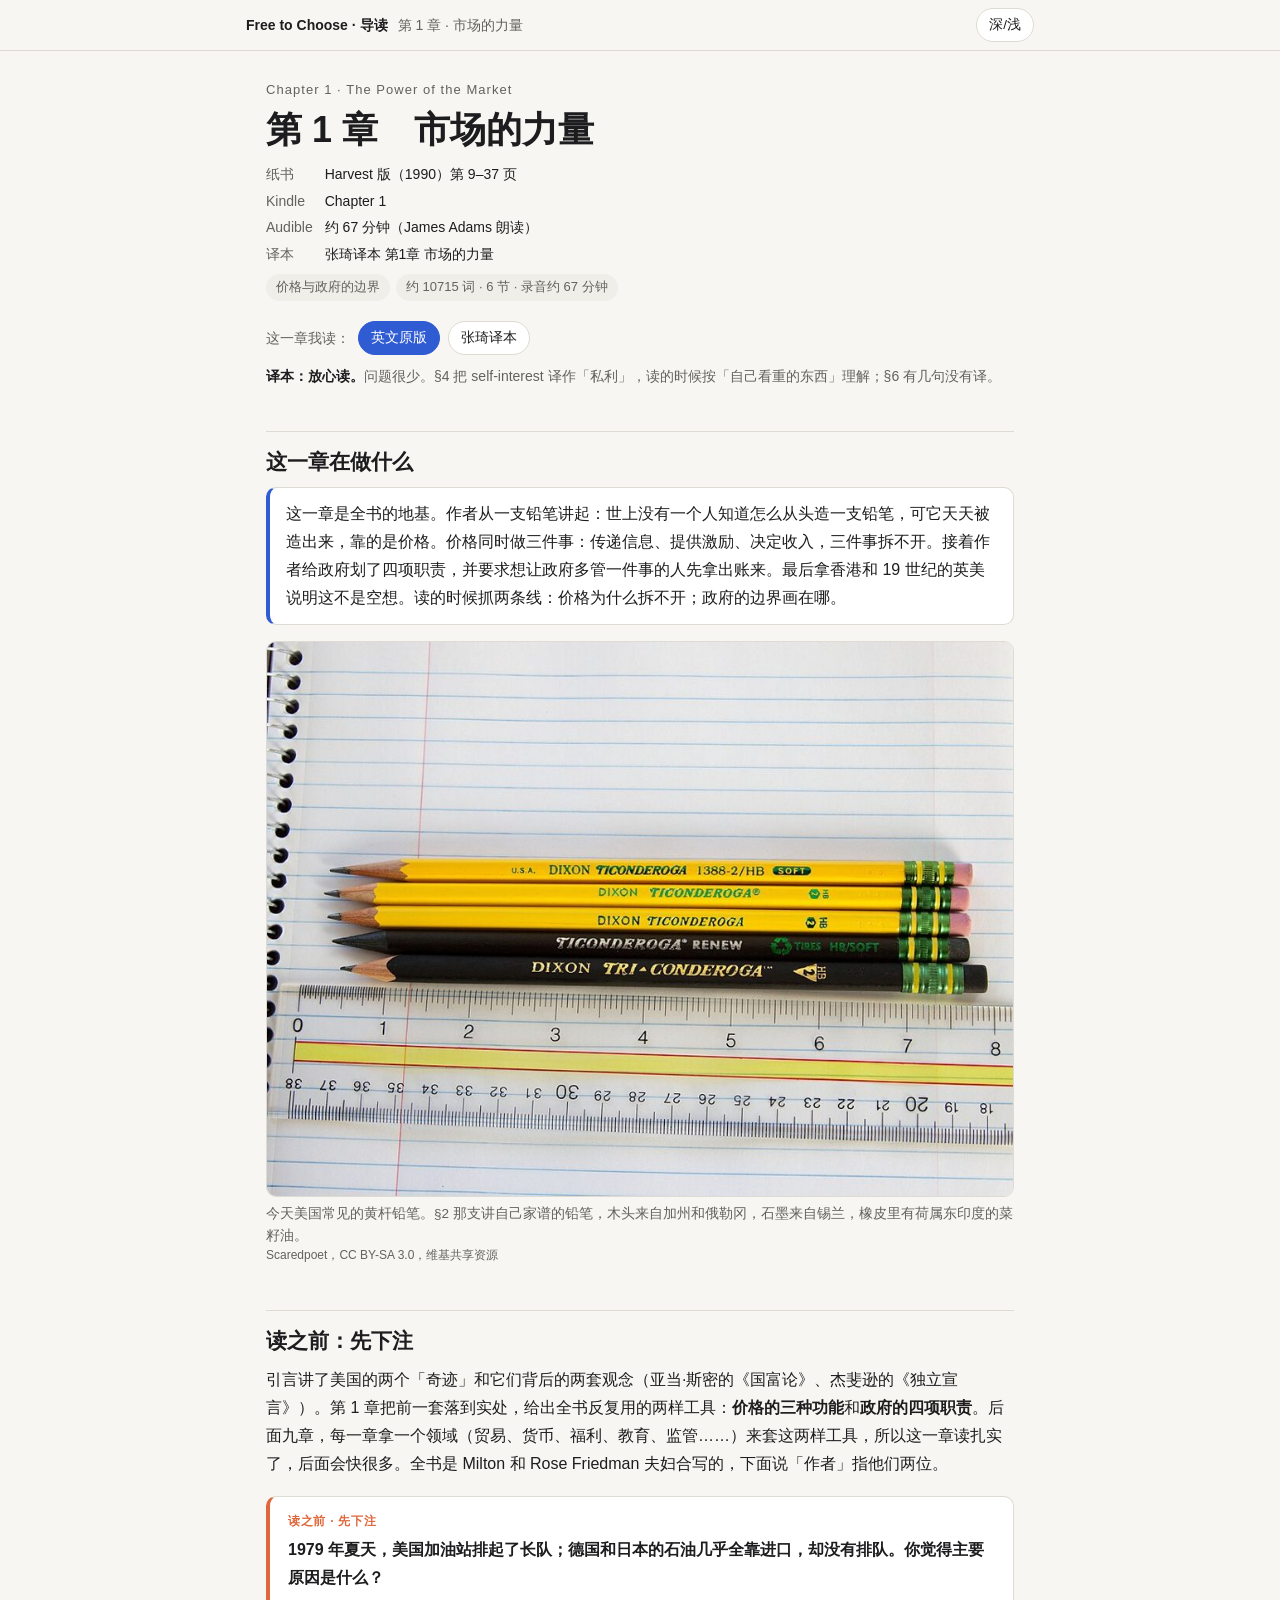
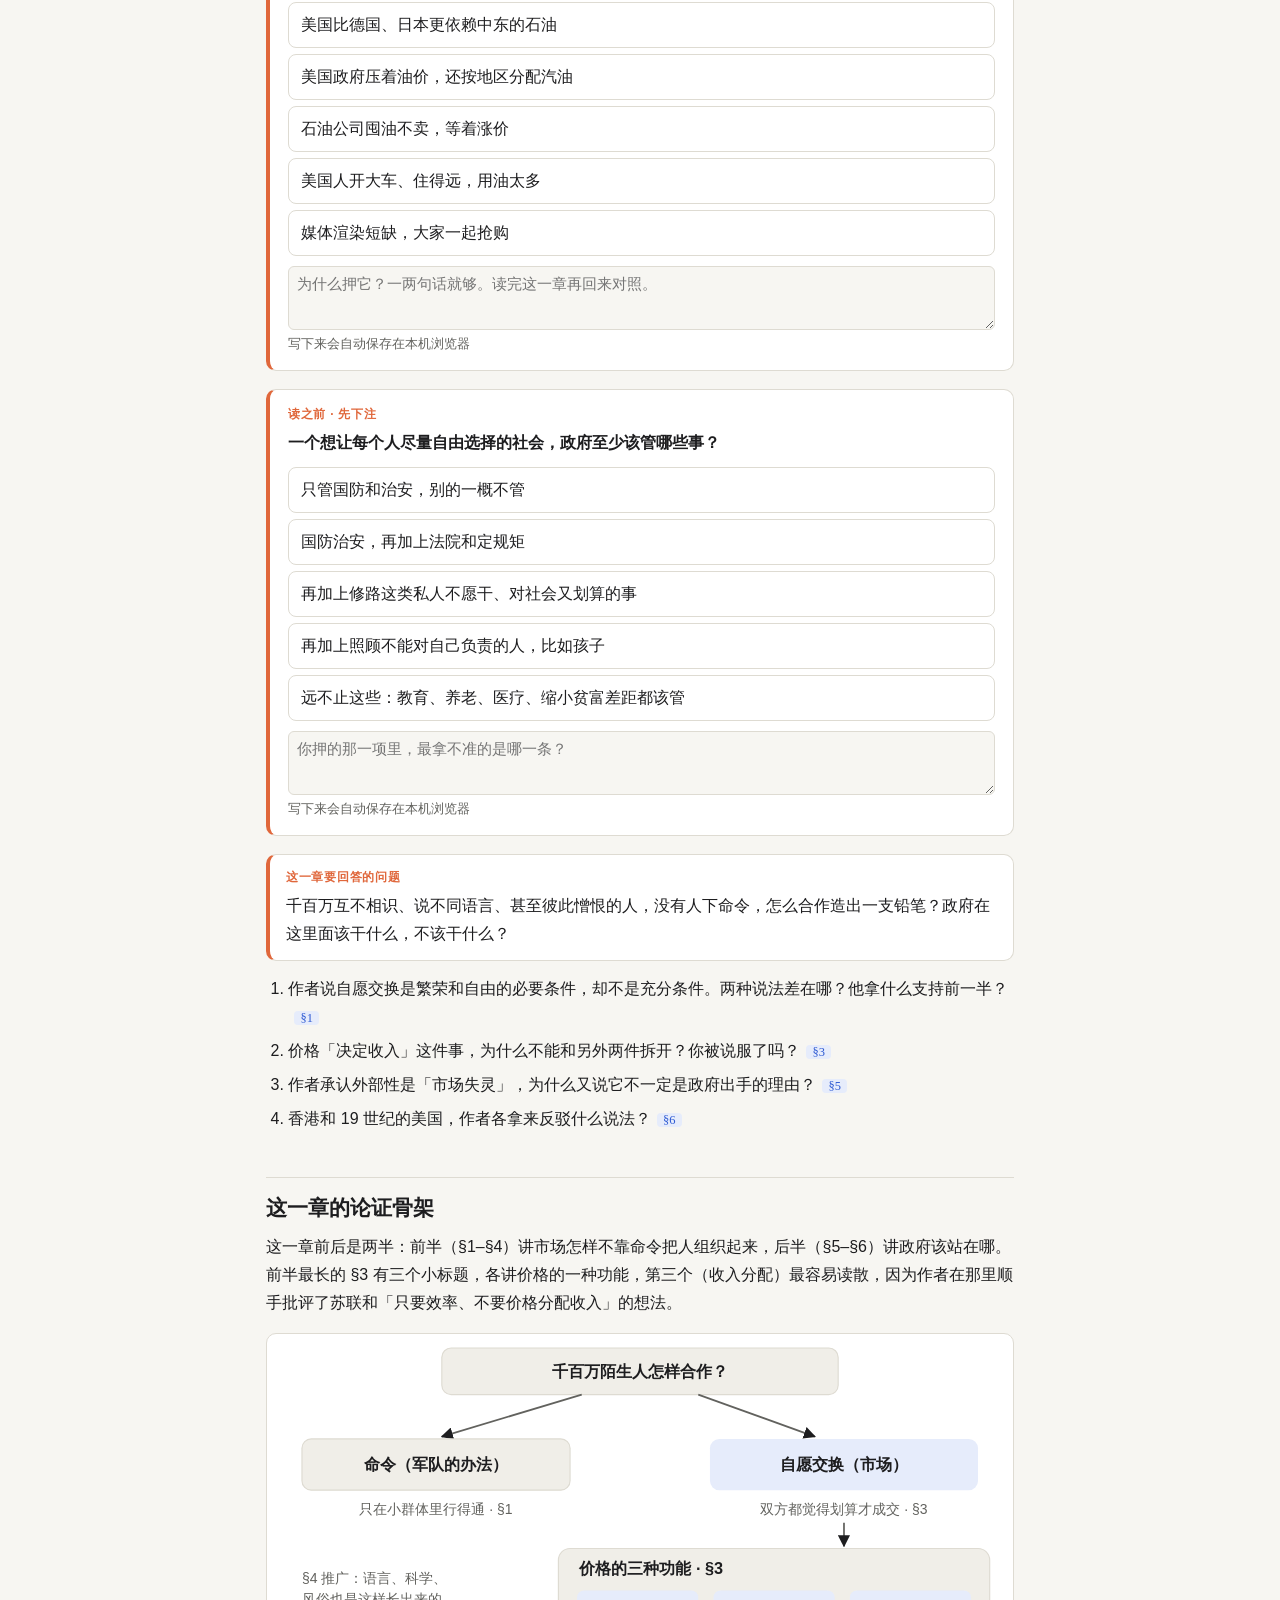
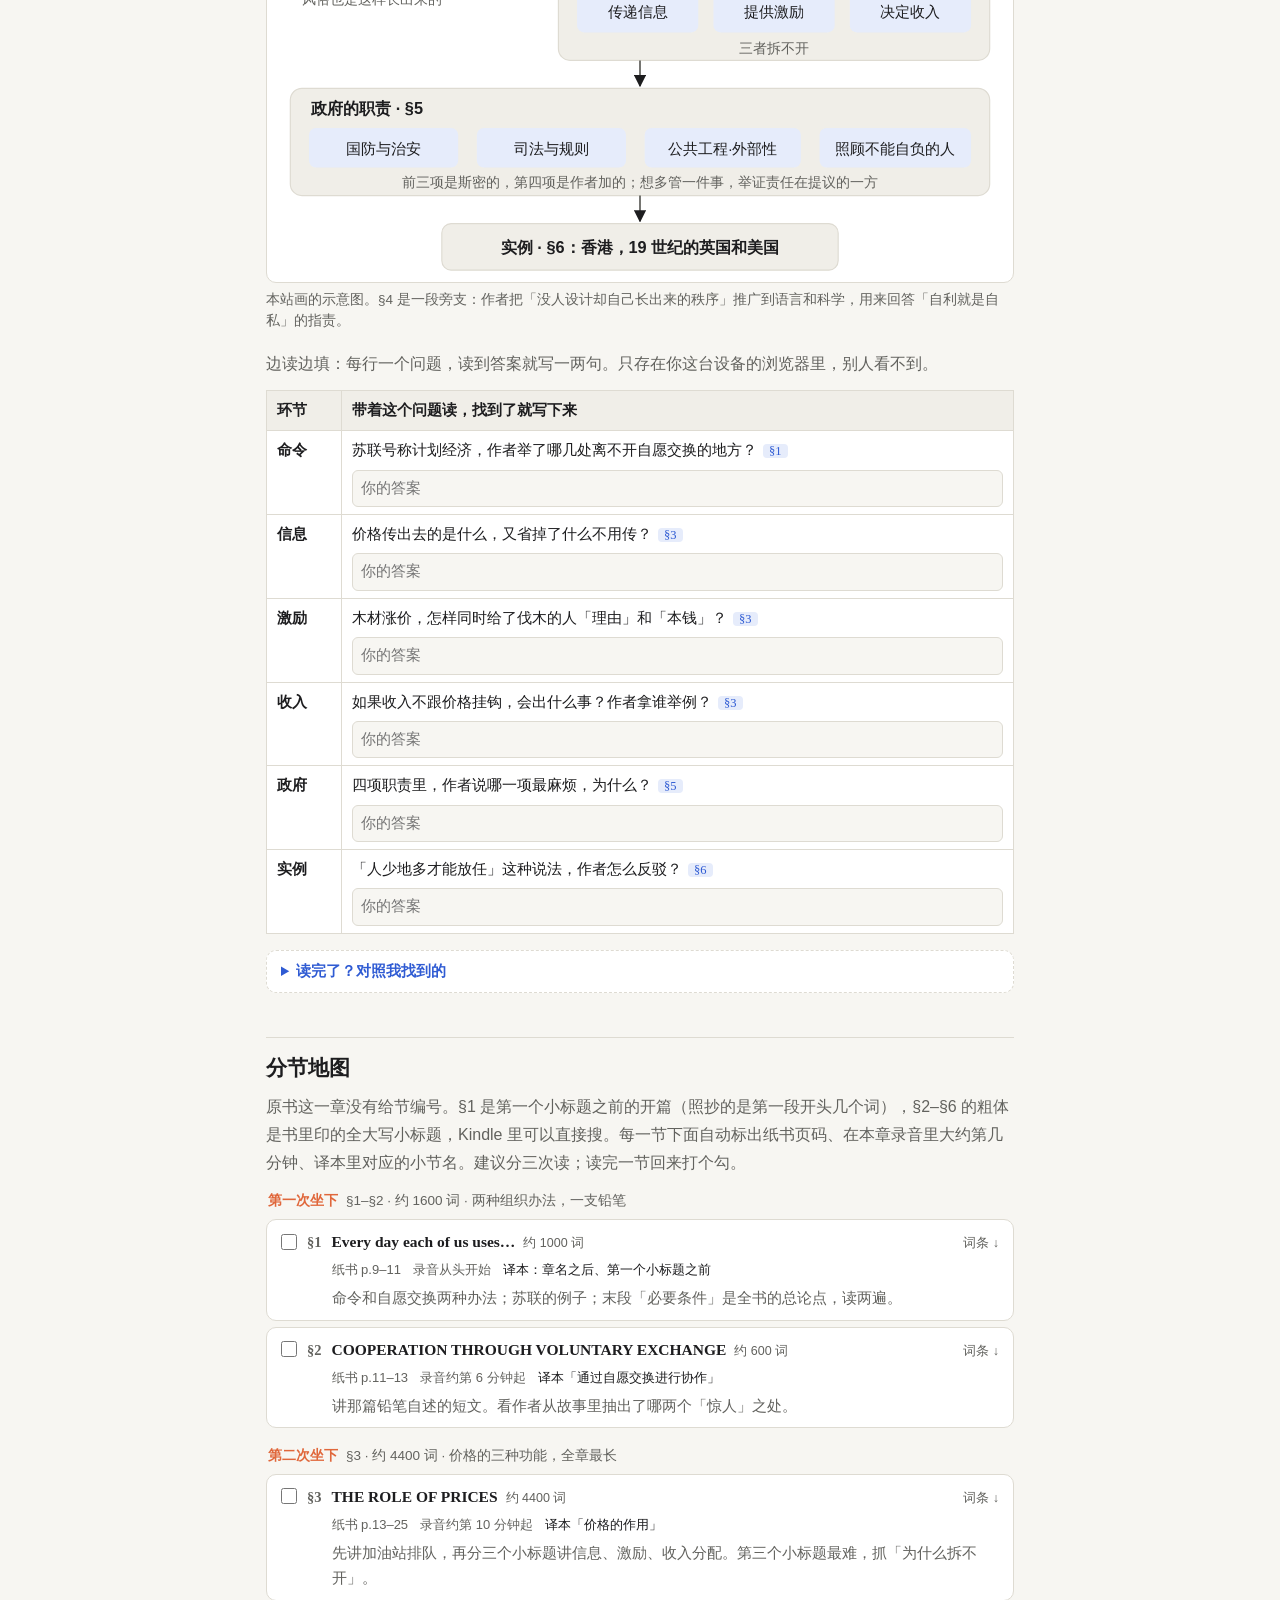
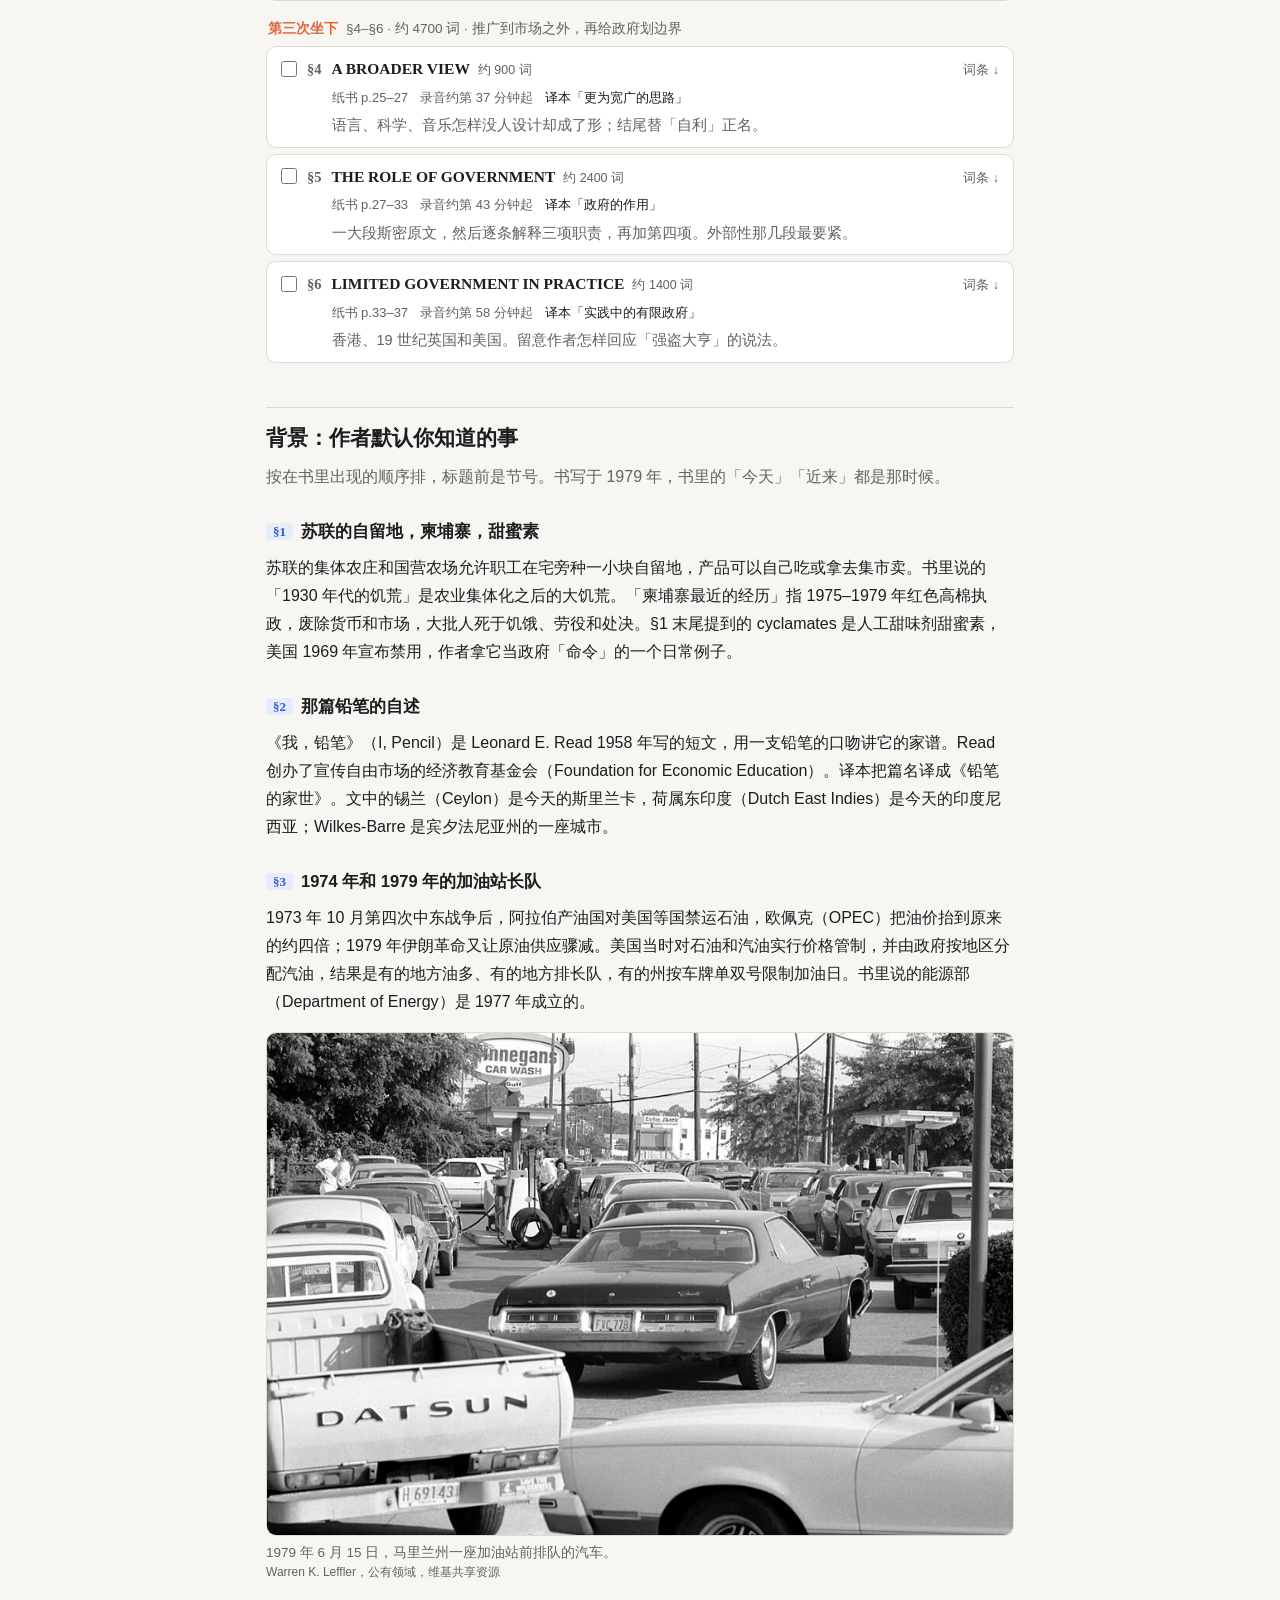
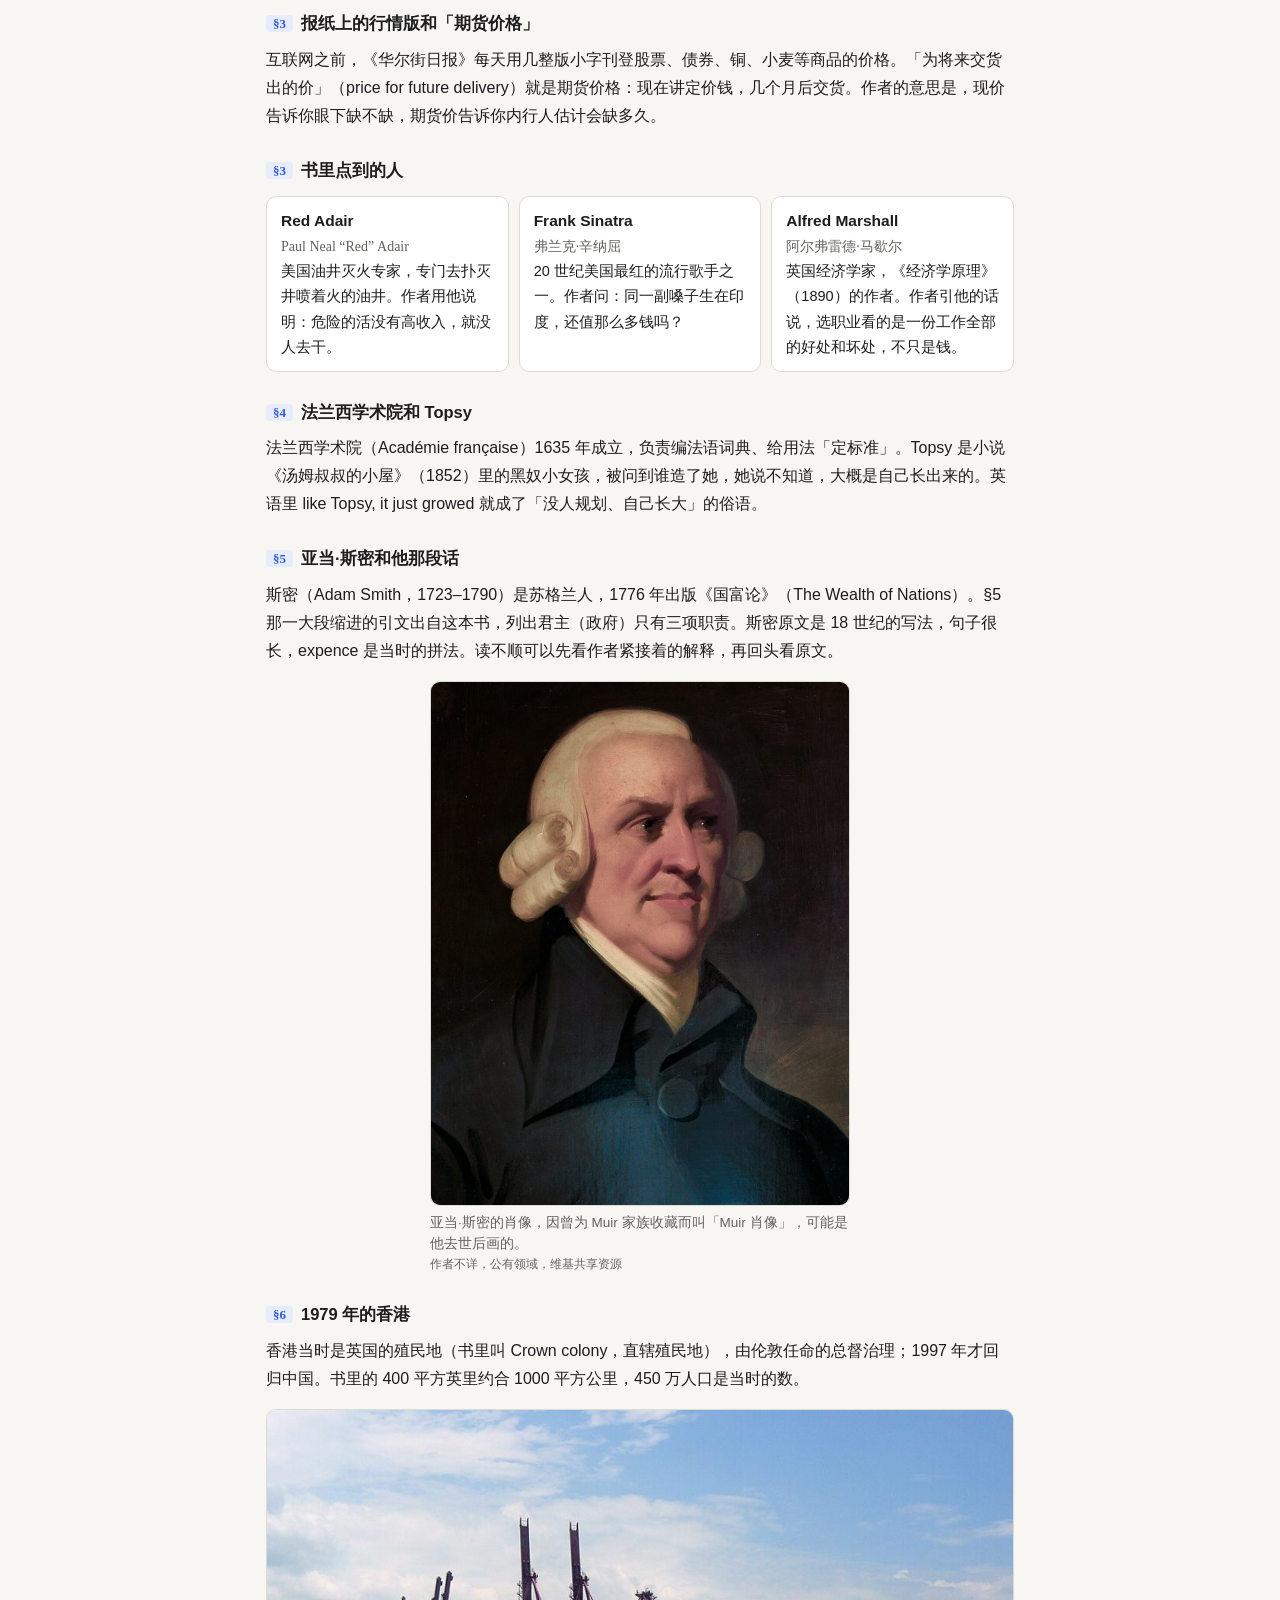
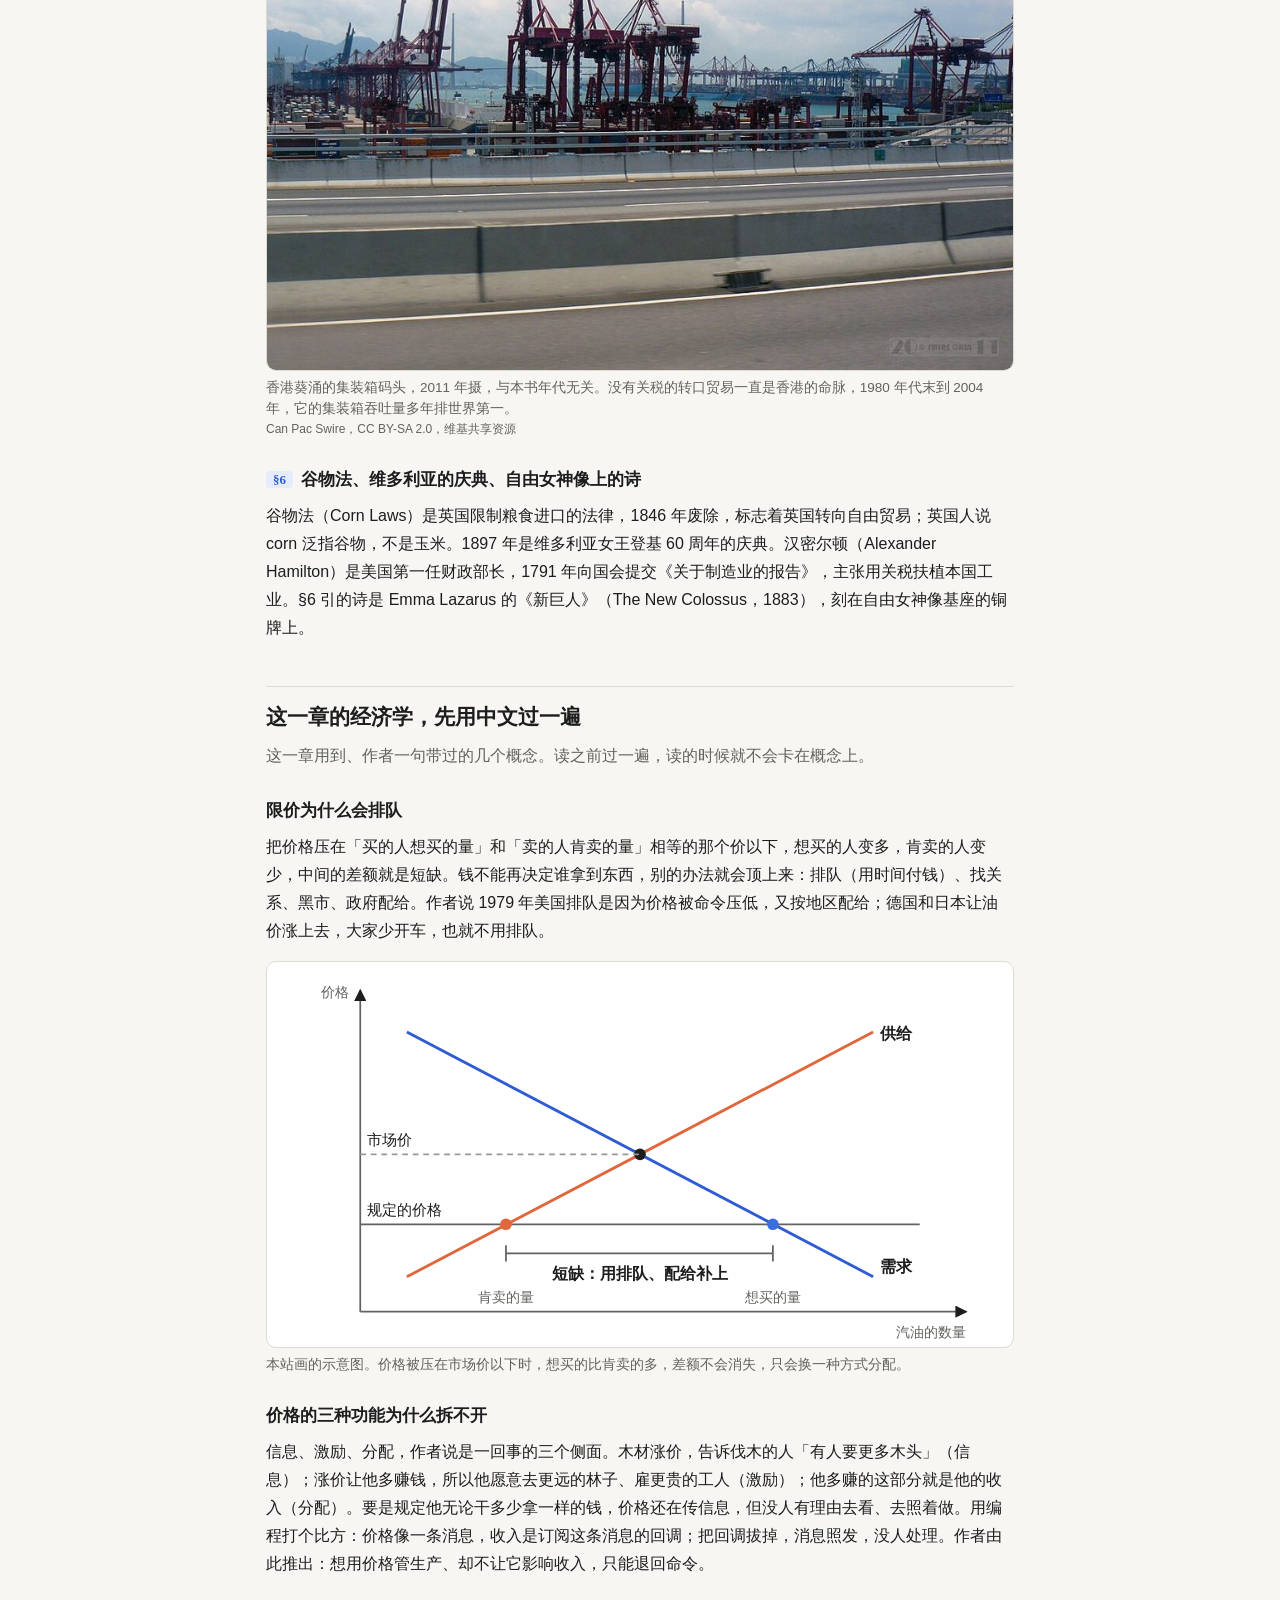
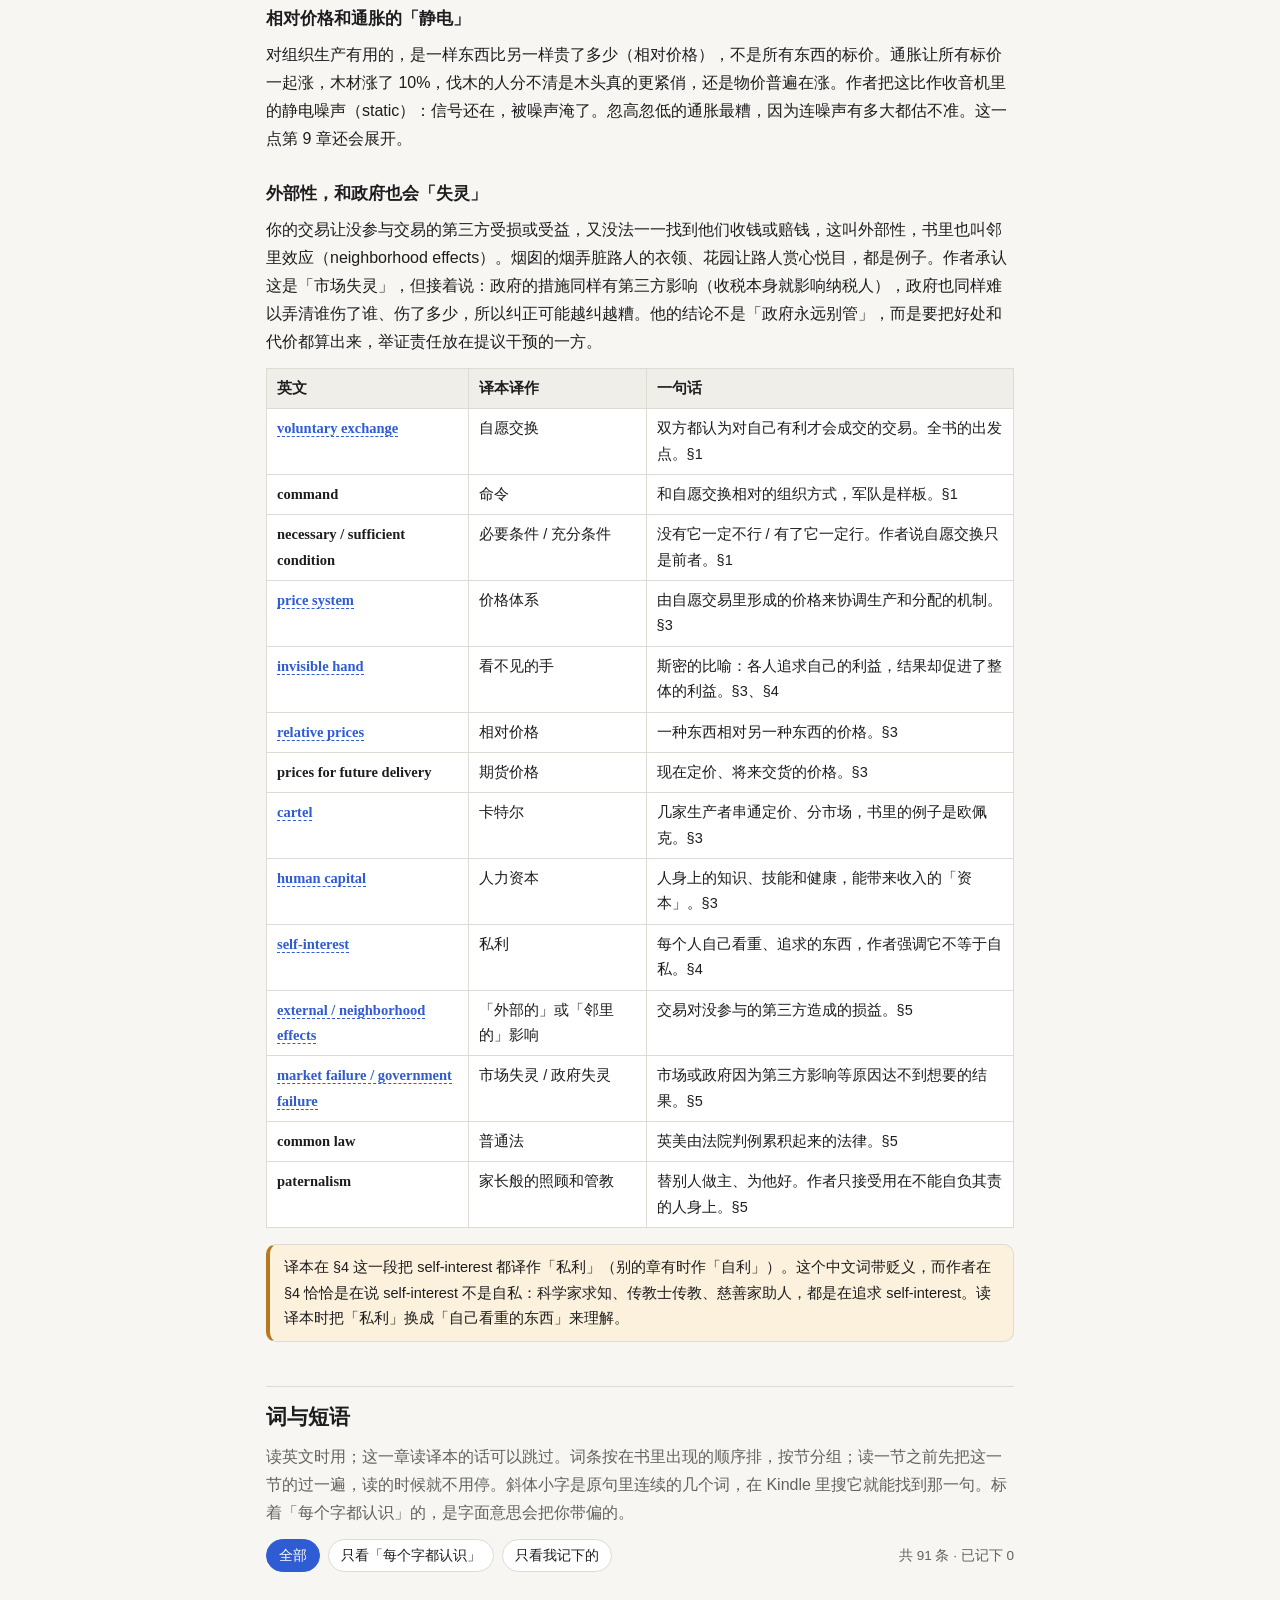
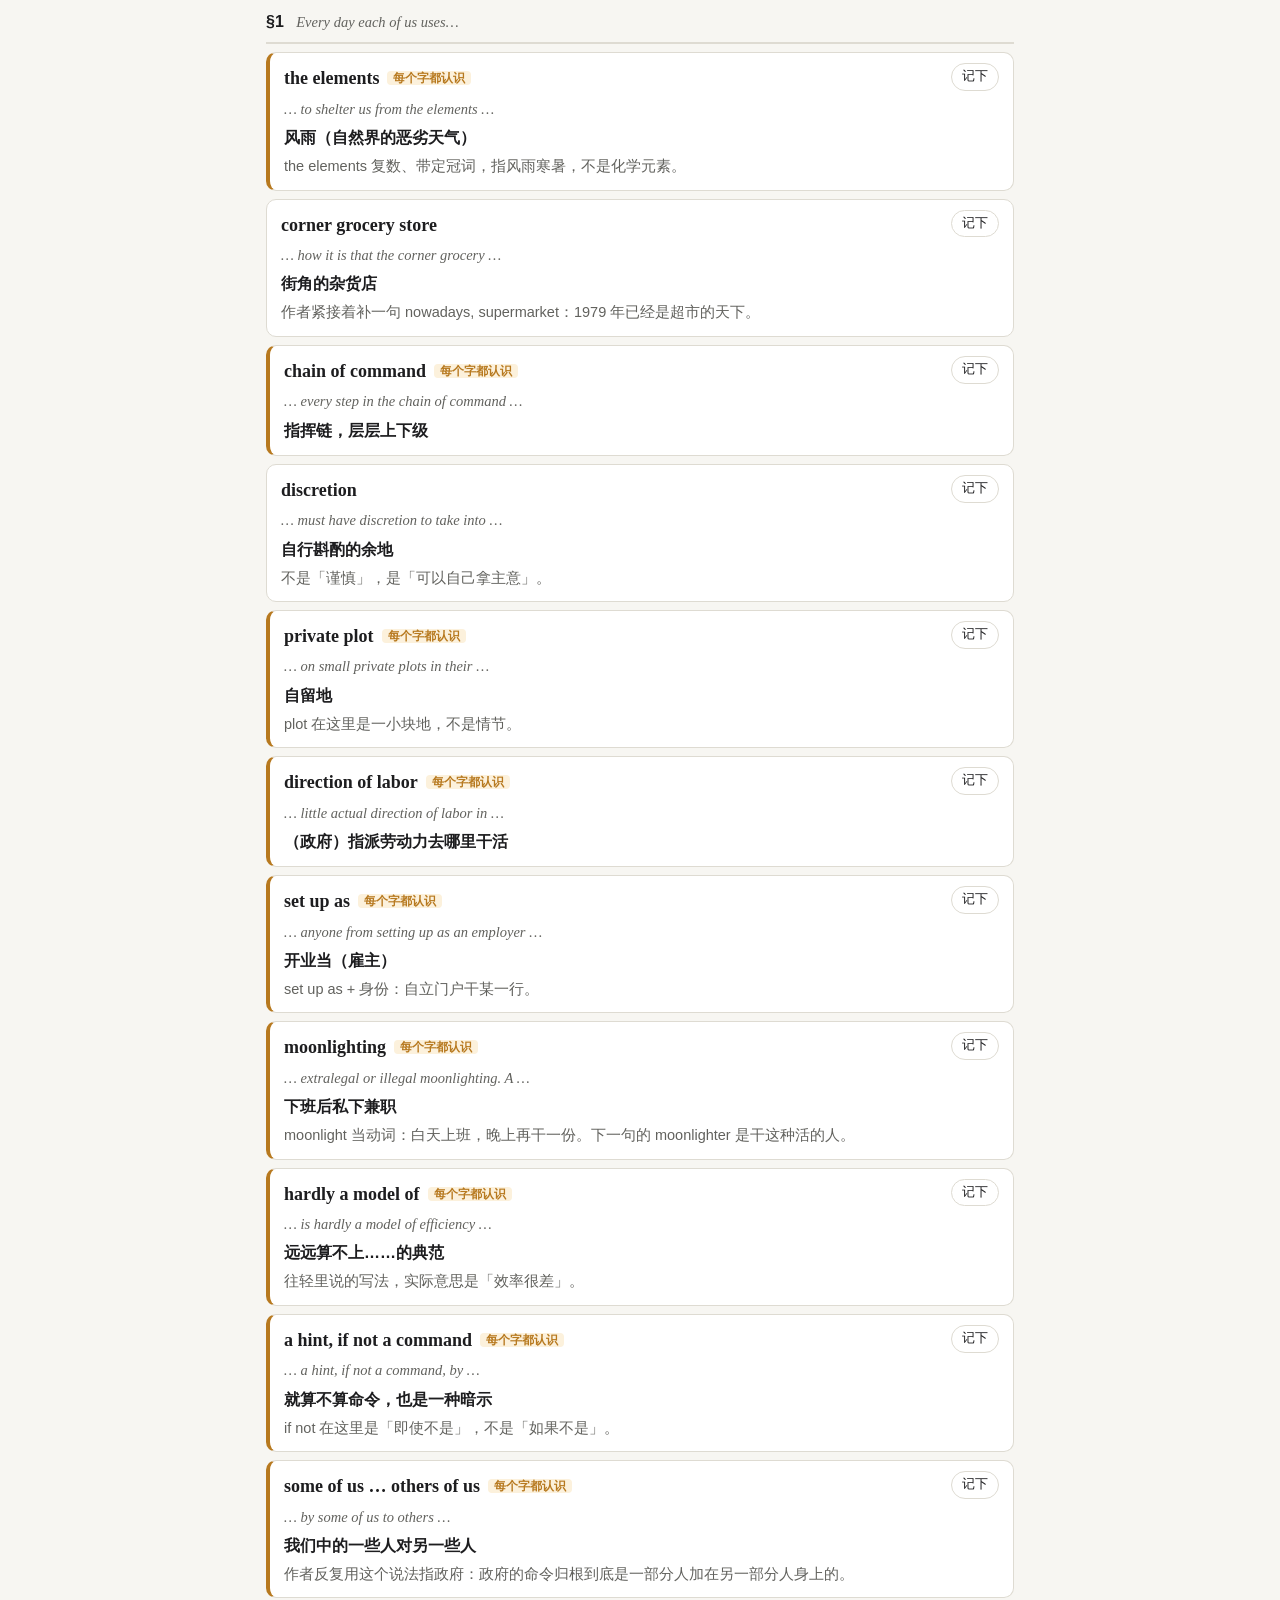
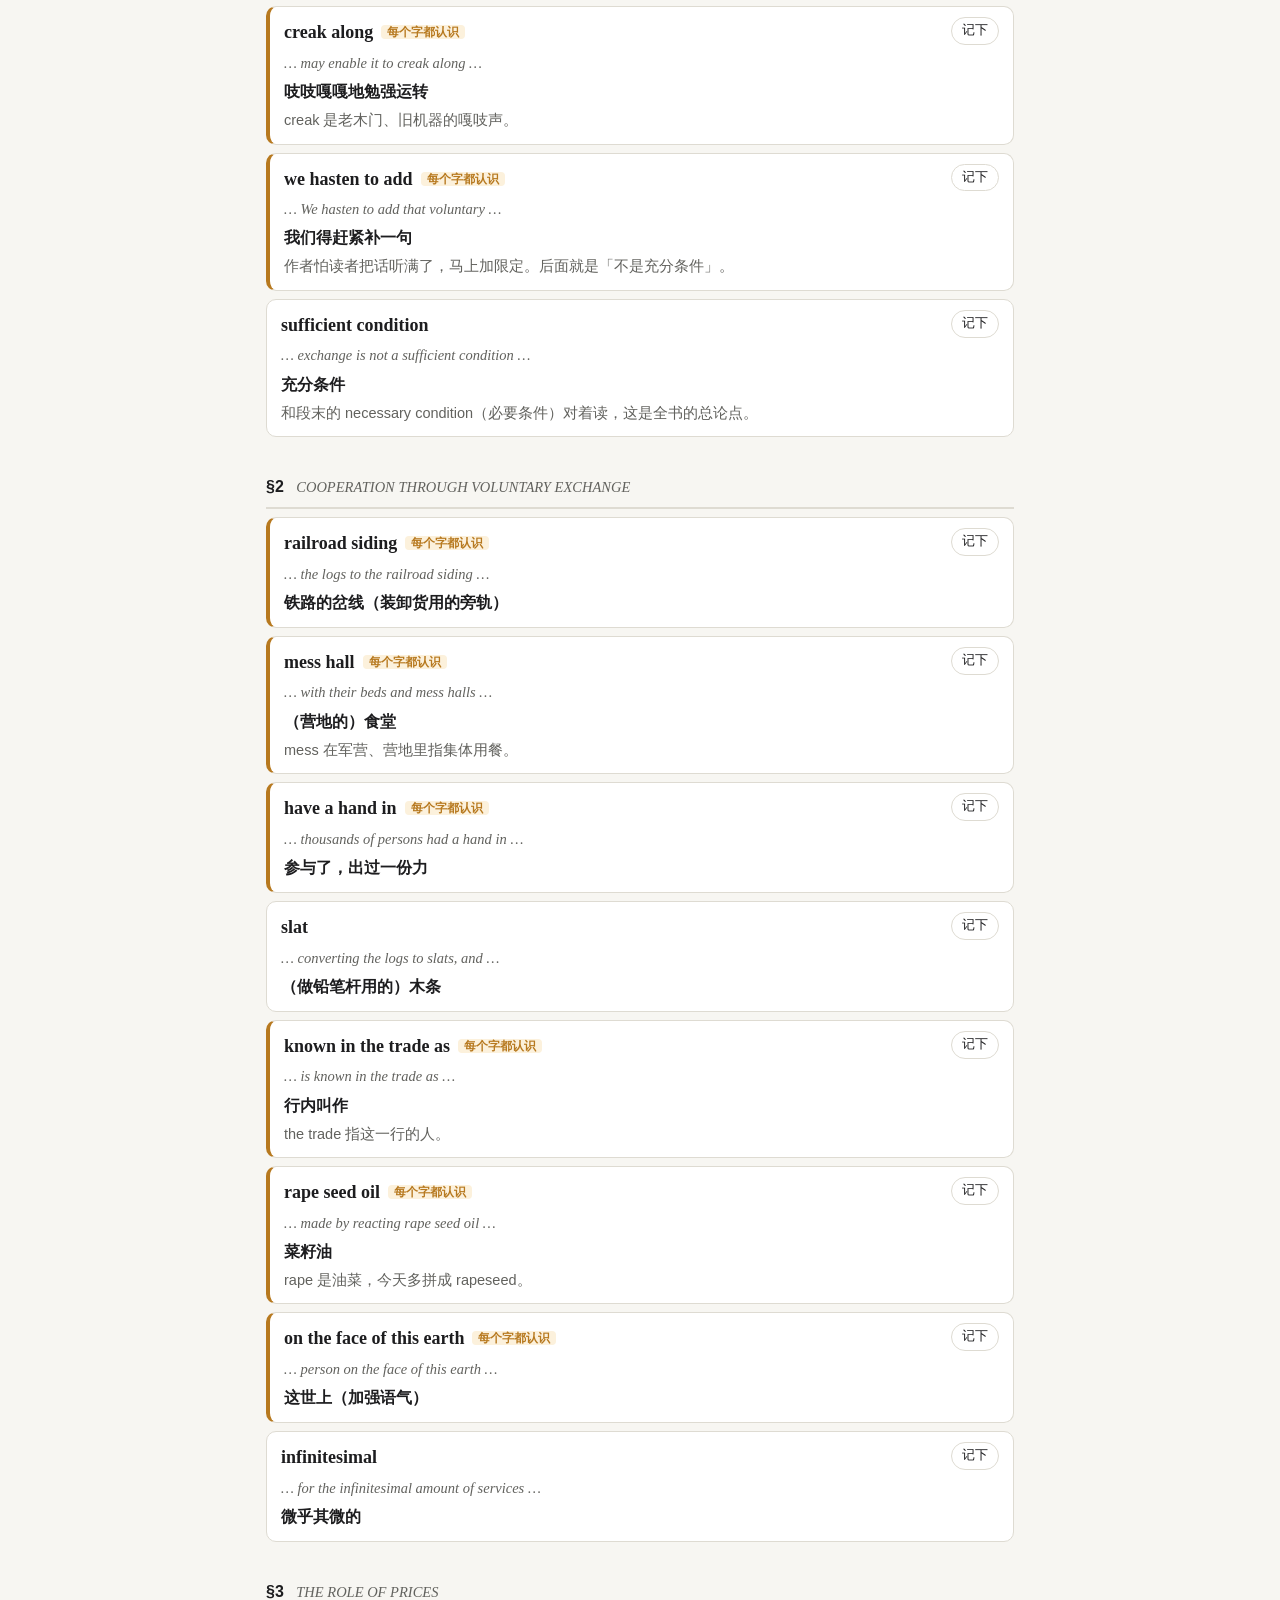
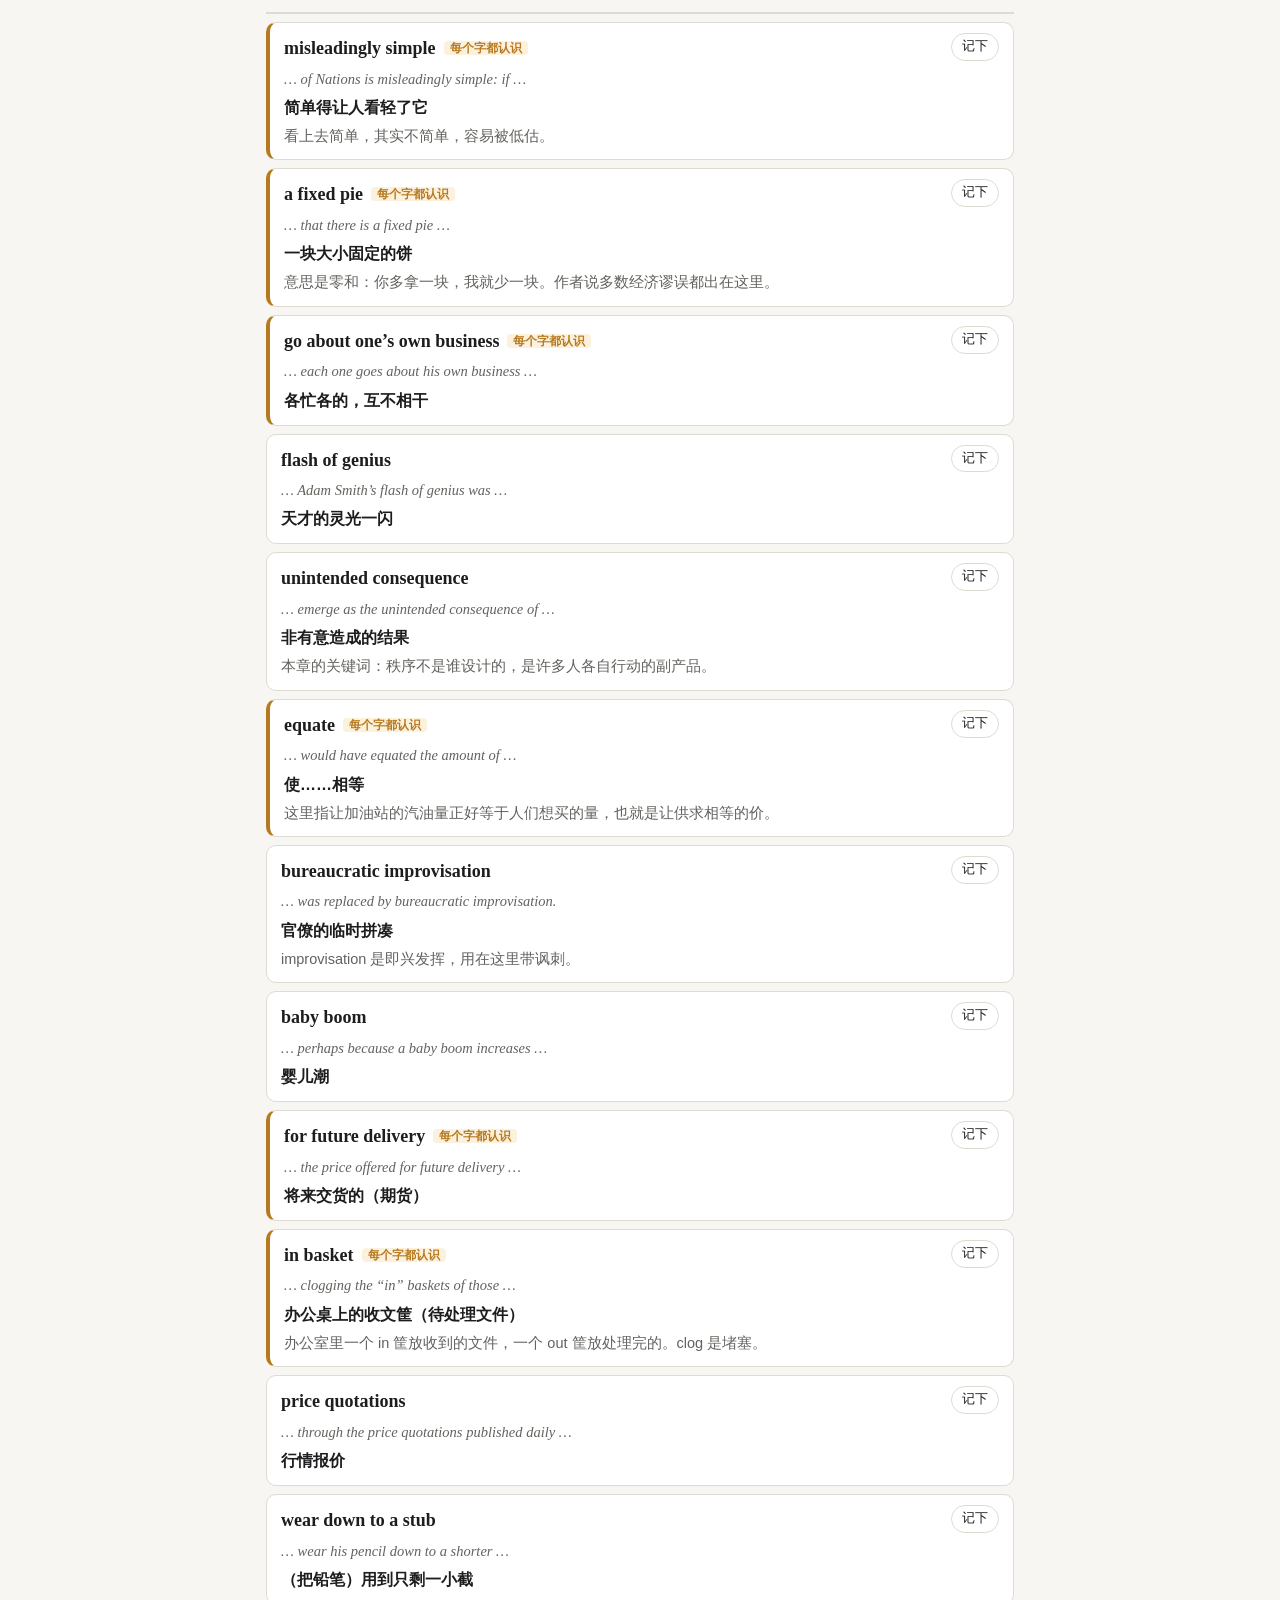
<file: chapters/01.html>
<!doctype html>
<html lang="zh-CN">
<head>
<meta charset="utf-8"><meta name="viewport" content="width=device-width, initial-scale=1">
<title>第 1 章 · 市场的力量 · Free to Choose 导读</title>
<link rel="stylesheet" href="../assets/style.css">
<script src="../assets/chapters.js"></script>
<script src="../assets/sections.js"></script>
<script src="../assets/fc.js"></script>
</head>
<body data-chapter="1">
<main>

<h2>这一章在做什么</h2>
<div class="gist"><p>这一章是全书的地基。作者从一支铅笔讲起：世上没有一个人知道怎么从头造一支铅笔，可它天天被造出来，靠的是价格。价格同时做三件事：传递信息、提供激励、决定收入，三件事拆不开。接着作者给政府划了四项职责，并要求想让政府多管一件事的人先拿出账来。最后拿香港和 19 世纪的英美说明这不是空想。读的时候抓两条线：价格为什么拆不开；政府的边界画在哪。</p></div>
<figure class="fig"><img src="../assets/img/01-pencils.jpg" alt="一本横线笔记本上并排放着五支铅笔，三支黄色、两支黑色，笔杆上印着 Dixon Ticonderoga，尾端是绿黄相间的金属箍和橡皮，下面压着一把刻度尺" loading="lazy">
<figcaption>今天美国常见的黄杆铅笔。§2 那支讲自己家谱的铅笔，木头来自加州和俄勒冈，石墨来自锡兰，橡皮里有荷属东印度的菜籽油。<span class="src">Scaredpoet，CC BY-SA 3.0，维基共享资源</span></figcaption></figure>

<h2>读之前：先下注</h2>
<p>引言讲了美国的两个「奇迹」和它们背后的两套观念（亚当·斯密的《国富论》、杰斐逊的《独立宣言》）。第 1 章把前一套落到实处，给出全书反复用的两样工具：<strong>价格的三种功能</strong>和<strong>政府的四项职责</strong>。后面九章，每一章拿一个领域（贸易、货币、福利、教育、监管……）来套这两样工具，所以这一章读扎实了，后面会快很多。全书是 Milton 和 Rose Friedman 夫妇合写的，下面说「作者」指他们两位。</p>
<div class="bet" data-key="01-a">
  <div class="q">1979 年夏天，美国加油站排起了长队；德国和日本的石油几乎全靠进口，却没有排队。你觉得主要原因是什么？</div>
  <div class="opts">
    <button>美国比德国、日本更依赖中东的石油</button>
    <button>美国政府压着油价，还按地区分配汽油</button>
    <button>石油公司囤油不卖，等着涨价</button>
    <button>美国人开大车、住得远，用油太多</button>
    <button>媒体渲染短缺，大家一起抢购</button>
  </div>
  <textarea class="note" data-key="01-a-bet" placeholder="为什么押它？一两句话就够。读完这一章再回来对照。"></textarea>
</div>
<div class="bet" data-key="01-b">
  <div class="q">一个想让每个人尽量自由选择的社会，政府至少该管哪些事？</div>
  <div class="opts">
    <button>只管国防和治安，别的一概不管</button>
    <button>国防治安，再加上法院和定规矩</button>
    <button>再加上修路这类私人不愿干、对社会又划算的事</button>
    <button>再加上照顾不能对自己负责的人，比如孩子</button>
    <button>远不止这些：教育、养老、医疗、缩小贫富差距都该管</button>
  </div>
  <textarea class="note" data-key="01-b-bet" placeholder="你押的那一项里，最拿不准的是哪一条？"></textarea>
</div>
<div class="crux"><p>千百万互不相识、说不同语言、甚至彼此憎恨的人，没有人下命令，怎么合作造出一支铅笔？政府在这里面该干什么，不该干什么？</p></div>
<ol class="qs">
  <li>作者说自愿交换是繁荣和自由的必要条件，却不是充分条件。两种说法差在哪？他拿什么支持前一半？<span class="sec">§1</span></li>
  <li>价格「决定收入」这件事，为什么不能和另外两件拆开？你被说服了吗？<span class="sec">§3</span></li>
  <li>作者承认外部性是「市场失灵」，为什么又说它不一定是政府出手的理由？<span class="sec">§5</span></li>
  <li>香港和 19 世纪的美国，作者各拿来反驳什么说法？<span class="sec">§6</span></li>
</ol>

<h2>这一章的论证骨架</h2>
<p>这一章前后是两半：前半（§1–§4）讲市场怎样不靠命令把人组织起来，后半（§5–§6）讲政府该站在哪。前半最长的 §3 有三个小标题，各讲价格的一种功能，第三个（收入分配）最容易读散，因为作者在那里顺手批评了苏联和「只要效率、不要价格分配收入」的想法。</p>
<figure class="fig"><svg class="diagram" viewBox="0 0 640 470" role="img" aria-label="论证骨架：千百万陌生人怎样合作，有命令和自愿交换两种办法；自愿交换靠价格，价格有传递信息、提供激励、决定收入三种功能，拆不开；由此推出政府的四项职责和举证责任；最后用香港和十九世纪英美作例子">
<defs><marker id="m01a" viewBox="0 0 10 10" refX="9" refY="5" markerWidth="7" markerHeight="7" orient="auto"><path d="M0,0 L10,5 L0,10 z" class="f-fg"/></marker></defs>
<rect x="150" y="12" width="340" height="40" rx="8" class="box"/>
<text x="320" y="37" text-anchor="middle" class="t-b">千百万陌生人怎样合作？</text>
<line x1="270" y1="52" x2="150" y2="88" class="ln" marker-end="url(#m01a)"/>
<line x1="370" y1="52" x2="470" y2="88" class="ln" marker-end="url(#m01a)"/>
<rect x="30" y="90" width="230" height="44" rx="8" class="box"/>
<text x="145" y="117" text-anchor="middle" class="t-b">命令（军队的办法）</text>
<text x="145" y="154" text-anchor="middle" class="t-m">只在小群体里行得通 · §1</text>
<rect x="380" y="90" width="230" height="44" rx="8" class="f-soft"/>
<text x="495" y="117" text-anchor="middle" class="t-b">自愿交换（市场）</text>
<text x="495" y="154" text-anchor="middle" class="t-m">双方都觉得划算才成交 · §3</text>
<line x1="495" y1="162" x2="495" y2="182" class="ln" marker-end="url(#m01a)"/>
<rect x="250" y="184" width="370" height="96" rx="10" class="box"/>
<text x="268" y="206" class="t-b">价格的三种功能 · §3</text>
<rect x="266" y="220" width="104" height="36" rx="6" class="f-soft"/><text x="318" y="243" text-anchor="middle">传递信息</text>
<rect x="383" y="220" width="104" height="36" rx="6" class="f-soft"/><text x="435" y="243" text-anchor="middle">提供激励</text>
<rect x="500" y="220" width="104" height="36" rx="6" class="f-soft"/><text x="552" y="243" text-anchor="middle">决定收入</text>
<text x="435" y="274" text-anchor="middle" class="t-m">三者拆不开</text>
<text x="30" y="214" class="t-m">§4 推广：语言、科学、</text>
<text x="30" y="232" class="t-m">风俗也是这样长出来的</text>
<line x1="320" y1="280" x2="320" y2="302" class="ln" marker-end="url(#m01a)"/>
<rect x="20" y="304" width="600" height="92" rx="10" class="box"/>
<text x="38" y="326" class="t-b">政府的职责 · §5</text>
<rect x="36" y="338" width="128" height="34" rx="6" class="f-soft"/><text x="100" y="360" text-anchor="middle">国防与治安</text>
<rect x="180" y="338" width="128" height="34" rx="6" class="f-soft"/><text x="244" y="360" text-anchor="middle">司法与规则</text>
<rect x="324" y="338" width="134" height="34" rx="6" class="f-soft"/><text x="391" y="360" text-anchor="middle">公共工程·外部性</text>
<rect x="474" y="338" width="130" height="34" rx="6" class="f-soft"/><text x="539" y="360" text-anchor="middle">照顾不能自负的人</text>
<text x="320" y="389" text-anchor="middle" class="t-m">前三项是斯密的，第四项是作者加的；想多管一件事，举证责任在提议的一方</text>
<line x1="320" y1="396" x2="320" y2="418" class="ln" marker-end="url(#m01a)"/>
<rect x="150" y="420" width="340" height="40" rx="8" class="box"/>
<text x="320" y="445" text-anchor="middle" class="t-b">实例 · §6：香港，19 世纪的英国和美国</text>
</svg>
<figcaption>本站画的示意图。§4 是一段旁支：作者把「没人设计却自己长出来的秩序」推广到语言和科学，用来回答「自利就是自私」的指责。</figcaption></figure>
<p class="lede">边读边填：每行一个问题，读到答案就写一两句。只存在你这台设备的浏览器里，别人看不到。</p>
<div class="table-wrap"><table class="findit">
  <tr><th>环节</th><th>带着这个问题读，找到了就写下来</th></tr>
  <tr><td>命令</td><td><p class="q">苏联号称计划经济，作者举了哪几处离不开自愿交换的地方？<span class="sec">§1</span></p><input class="note" data-key="01-f1" aria-label="命令：你的答案" placeholder="你的答案"></td></tr>
  <tr><td>信息</td><td><p class="q">价格传出去的是什么，又省掉了什么不用传？<span class="sec">§3</span></p><input class="note" data-key="01-f2" aria-label="信息：你的答案" placeholder="你的答案"></td></tr>
  <tr><td>激励</td><td><p class="q">木材涨价，怎样同时给了伐木的人「理由」和「本钱」？<span class="sec">§3</span></p><input class="note" data-key="01-f3" aria-label="激励：你的答案" placeholder="你的答案"></td></tr>
  <tr><td>收入</td><td><p class="q">如果收入不跟价格挂钩，会出什么事？作者拿谁举例？<span class="sec">§3</span></p><input class="note" data-key="01-f4" aria-label="收入：你的答案" placeholder="你的答案"></td></tr>
  <tr><td>政府</td><td><p class="q">四项职责里，作者说哪一项最麻烦，为什么？<span class="sec">§5</span></p><input class="note" data-key="01-f5" aria-label="政府：你的答案" placeholder="你的答案"></td></tr>
  <tr><td>实例</td><td><p class="q">「人少地多才能放任」这种说法，作者怎么反驳？<span class="sec">§6</span></p><input class="note" data-key="01-f6" aria-label="实例：你的答案" placeholder="你的答案"></td></tr>
</table></div>
<details class="reveal"><summary>读完了？对照我找到的</summary><ul>
  <li>命令：农场工人的自留地；劳动力靠工资招来而不是派来；莫斯科修家电找国营修理站的人私下干活。</li>
  <li>信息：只传「有人愿意多付钱、这价钱会维持多久」；为什么涨、谁要用，都不用传。</li>
  <li>激励：涨价补上了多产的额外成本，所以既有理由多产，也付得起多产的代价。</li>
  <li>收入：没人会去找信息、按信息行事，只剩命令；Red Adair 去扑油井大火的例子。</li>
  <li>政府：第三项（公共工程），因为几乎什么事都有第三方影响，它能被拿来为任何干预辩护。</li>
  <li>实例：19 世纪的英国、明治初年的日本、今天的香港都不是地广人稀；「在香港待一小时」。</li>
</ul></details>

<h2>分节地图</h2>
<p class="lede">原书这一章没有给节编号。§1 是第一个小标题之前的开篇（照抄的是第一段开头几个词），§2–§6 的粗体是书里印的全大写小标题，Kindle 里可以直接搜。每一节下面自动标出纸书页码、在本章录音里大约第几分钟、译本里对应的小节名。建议分三次读；读完一节回来打个勾。</p>
<ol class="secmap">
  <li class="sit">第一次坐下<span>§1–§2 · 约 1600 词 · 两种组织办法，一支铅笔</span></li>
  <li data-sec="1"><b>Every day each of us uses…<span class="w">约 1000 词</span></b><span class="what">命令和自愿交换两种办法；苏联的例子；末段「必要条件」是全书的总论点，读两遍。</span></li>
  <li data-sec="2"><b>COOPERATION THROUGH VOLUNTARY EXCHANGE<span class="w">约 600 词</span></b><span class="what">讲那篇铅笔自述的短文。看作者从故事里抽出了哪两个「惊人」之处。</span></li>
  <li class="sit">第二次坐下<span>§3 · 约 4400 词 · 价格的三种功能，全章最长</span></li>
  <li data-sec="3"><b>THE ROLE OF PRICES<span class="w">约 4400 词</span></b><span class="what">先讲加油站排队，再分三个小标题讲信息、激励、收入分配。第三个小标题最难，抓「为什么拆不开」。</span></li>
  <li class="sit">第三次坐下<span>§4–§6 · 约 4700 词 · 推广到市场之外，再给政府划边界</span></li>
  <li data-sec="4"><b>A BROADER VIEW<span class="w">约 900 词</span></b><span class="what">语言、科学、音乐怎样没人设计却成了形；结尾替「自利」正名。</span></li>
  <li data-sec="5"><b>THE ROLE OF GOVERNMENT<span class="w">约 2400 词</span></b><span class="what">一大段斯密原文，然后逐条解释三项职责，再加第四项。外部性那几段最要紧。</span></li>
  <li data-sec="6"><b>LIMITED GOVERNMENT IN PRACTICE<span class="w">约 1400 词</span></b><span class="what">香港、19 世纪英国和美国。留意作者怎样回应「强盗大亨」的说法。</span></li>
</ol>

<h2>背景：作者默认你知道的事</h2>
<p class="lede">按在书里出现的顺序排，标题前是节号。书写于 1979 年，书里的「今天」「近来」都是那时候。</p>

<h3><span class="sec">§1</span>苏联的自留地，柬埔寨，甜蜜素</h3>
<p>苏联的集体农庄和国营农场允许职工在宅旁种一小块自留地，产品可以自己吃或拿去集市卖。书里说的「1930 年代的饥荒」是农业集体化之后的大饥荒。「柬埔寨最近的经历」指 1975–1979 年红色高棉执政，废除货币和市场，大批人死于饥饿、劳役和处决。§1 末尾提到的 cyclamates 是人工甜味剂甜蜜素，美国 1969 年宣布禁用，作者拿它当政府「命令」的一个日常例子。</p>

<h3><span class="sec">§2</span>那篇铅笔的自述</h3>
<p>《我，铅笔》（I, Pencil）是 Leonard E. Read 1958 年写的短文，用一支铅笔的口吻讲它的家谱。Read 创办了宣传自由市场的经济教育基金会（Foundation for Economic Education）。译本把篇名译成《铅笔的家世》。文中的锡兰（Ceylon）是今天的斯里兰卡，荷属东印度（Dutch East Indies）是今天的印度尼西亚；Wilkes-Barre 是宾夕法尼亚州的一座城市。</p>

<h3><span class="sec">§3</span>1974 年和 1979 年的加油站长队</h3>
<p>1973 年 10 月第四次中东战争后，阿拉伯产油国对美国等国禁运石油，欧佩克（OPEC）把油价抬到原来的约四倍；1979 年伊朗革命又让原油供应骤减。美国当时对石油和汽油实行价格管制，并由政府按地区分配汽油，结果是有的地方油多、有的地方排长队，有的州按车牌单双号限制加油日。书里说的能源部（Department of Energy）是 1977 年成立的。</p>
<figure class="fig"><img src="../assets/img/01-gas-line.jpg" alt="黑白照片：加油站里挤满了排队的汽车，前景是一辆皮卡和一辆深色轿车的车尾，远处是加油机和洗车店的招牌" loading="lazy">
<figcaption>1979 年 6 月 15 日，马里兰州一座加油站前排队的汽车。<span class="src">Warren K. Leffler，公有领域，维基共享资源</span></figcaption></figure>

<h3><span class="sec">§3</span>报纸上的行情版和「期货价格」</h3>
<p>互联网之前，《华尔街日报》每天用几整版小字刊登股票、债券、铜、小麦等商品的价格。「为将来交货出的价」（price for future delivery）就是期货价格：现在讲定价钱，几个月后交货。作者的意思是，现价告诉你眼下缺不缺，期货价告诉你内行人估计会缺多久。</p>

<h3><span class="sec">§3</span>书里点到的人</h3>
<div class="who">
  <div><b>Red Adair</b><span class="en">Paul Neal “Red” Adair</span>美国油井灭火专家，专门去扑灭井喷着火的油井。作者用他说明：危险的活没有高收入，就没人去干。</div>
  <div><b>Frank Sinatra</b><span class="en">弗兰克·辛纳屈</span>20 世纪美国最红的流行歌手之一。作者问：同一副嗓子生在印度，还值那么多钱吗？</div>
  <div><b>Alfred Marshall</b><span class="en">阿尔弗雷德·马歇尔</span>英国经济学家，《经济学原理》（1890）的作者。作者引他的话说，选职业看的是一份工作全部的好处和坏处，不只是钱。</div>
</div>

<h3><span class="sec">§4</span>法兰西学术院和 Topsy</h3>
<p>法兰西学术院（Académie française）1635 年成立，负责编法语词典、给用法「定标准」。Topsy 是小说《汤姆叔叔的小屋》（1852）里的黑奴小女孩，被问到谁造了她，她说不知道，大概是自己长出来的。英语里 like Topsy, it just growed 就成了「没人规划、自己长大」的俗语。</p>

<h3><span class="sec">§5</span>亚当·斯密和他那段话</h3>
<p>斯密（Adam Smith，1723–1790）是苏格兰人，1776 年出版《国富论》（The Wealth of Nations）。§5 那一大段缩进的引文出自这本书，列出君主（政府）只有三项职责。斯密原文是 18 世纪的写法，句子很长，expence 是当时的拼法。读不顺可以先看作者紧接着的解释，再回头看原文。</p>
<figure class="fig narrow"><img src="../assets/img/01-adam-smith.jpg" alt="油画半身像：一位戴白色卷边假发、穿深色外套的老人，侧身望向画外" loading="lazy">
<figcaption>亚当·斯密的肖像，因曾为 Muir 家族收藏而叫「Muir 肖像」，可能是他去世后画的。<span class="src">作者不详，公有领域，维基共享资源</span></figcaption></figure>

<h3><span class="sec">§6</span>1979 年的香港</h3>
<p>香港当时是英国的殖民地（书里叫 Crown colony，直辖殖民地），由伦敦任命的总督治理；1997 年才回归中国。书里的 400 平方英里约合 1000 平方公里，450 万人口是当时的数。</p>
<figure class="fig"><img src="../assets/img/01-kwai-chung.jpg" alt="从高速公路上望去的集装箱码头，一排排红色的岸边起重机，远处是海和山" loading="lazy">
<figcaption>香港葵涌的集装箱码头，2011 年摄，与本书年代无关。没有关税的转口贸易一直是香港的命脉，1980 年代末到 2004 年，它的集装箱吞吐量多年排世界第一。<span class="src">Can Pac Swire，CC BY-SA 2.0，维基共享资源</span></figcaption></figure>

<h3><span class="sec">§6</span>谷物法、维多利亚的庆典、自由女神像上的诗</h3>
<p>谷物法（Corn Laws）是英国限制粮食进口的法律，1846 年废除，标志着英国转向自由贸易；英国人说 corn 泛指谷物，不是玉米。1897 年是维多利亚女王登基 60 周年的庆典。汉密尔顿（Alexander Hamilton）是美国第一任财政部长，1791 年向国会提交《关于制造业的报告》，主张用关税扶植本国工业。§6 引的诗是 Emma Lazarus 的《新巨人》（The New Colossus，1883），刻在自由女神像基座的铜牌上。</p>

<h2>这一章的经济学，先用中文过一遍</h2>
<p class="lede">这一章用到、作者一句带过的几个概念。读之前过一遍，读的时候就不会卡在概念上。</p>

<h3>限价为什么会排队</h3>
<p>把价格压在「买的人想买的量」和「卖的人肯卖的量」相等的那个价以下，想买的人变多，肯卖的人变少，中间的差额就是短缺。钱不能再决定谁拿到东西，别的办法就会顶上来：排队（用时间付钱）、找关系、黑市、政府配给。作者说 1979 年美国排队是因为价格被命令压低，又按地区配给；德国和日本让油价涨上去，大家少开车，也就不用排队。</p>
<figure class="fig"><svg class="diagram" viewBox="0 0 640 330" role="img" aria-label="供求示意图：横轴是汽油的数量，纵轴是价格；向下倾斜的需求线和向上倾斜的供给线相交于市场价；规定价格画在交点下方，在这条线上需求量大于供给量，差额标为短缺，用排队补上">
<defs><marker id="m01b" viewBox="0 0 10 10" refX="9" refY="5" markerWidth="7" markerHeight="7" orient="auto"><path d="M0,0 L10,5 L0,10 z" class="f-fg"/></marker></defs>
<line x1="80" y1="300" x2="80" y2="24" class="ln" marker-end="url(#m01b)"/>
<line x1="80" y1="300" x2="600" y2="300" class="ln" marker-end="url(#m01b)"/>
<text x="70" y="30" text-anchor="end" class="t-m">价格</text>
<text x="600" y="322" text-anchor="end" class="t-m">汽油的数量</text>
<line x1="120" y1="60" x2="520" y2="270" class="ln-a"/>
<text x="526" y="266" class="t-b">需求</text>
<line x1="120" y1="270" x2="520" y2="60" class="s2"/>
<text x="526" y="66" class="t-b">供给</text>
<circle cx="320" cy="165" r="5" class="f-fg"/>
<line x1="80" y1="165" x2="320" y2="165" class="ln-d"/>
<text x="86" y="157">市场价</text>
<line x1="80" y1="225" x2="560" y2="225" class="ln"/>
<text x="86" y="217">规定的价格</text>
<circle cx="205" cy="225" r="5" class="f2"/>
<circle cx="434" cy="225" r="5" class="f1"/>
<line x1="205" y1="250" x2="434" y2="250" class="ln"/>
<line x1="205" y1="243" x2="205" y2="257" class="ln"/>
<line x1="434" y1="243" x2="434" y2="257" class="ln"/>
<text x="320" y="272" text-anchor="middle" class="t-b">短缺：用排队、配给补上</text>
<text x="205" y="292" text-anchor="middle" class="t-m">肯卖的量</text>
<text x="434" y="292" text-anchor="middle" class="t-m">想买的量</text>
</svg>
<figcaption>本站画的示意图。价格被压在市场价以下时，想买的比肯卖的多，差额不会消失，只会换一种方式分配。</figcaption></figure>

<h3>价格的三种功能为什么拆不开</h3>
<p>信息、激励、分配，作者说是一回事的三个侧面。木材涨价，告诉伐木的人「有人要更多木头」（信息）；涨价让他多赚钱，所以他愿意去更远的林子、雇更贵的工人（激励）；他多赚的这部分就是他的收入（分配）。要是规定他无论干多少拿一样的钱，价格还在传信息，但没人有理由去看、去照着做。用编程打个比方：价格像一条消息，收入是订阅这条消息的回调；把回调拔掉，消息照发，没人处理。作者由此推出：想用价格管生产、却不让它影响收入，只能退回命令。</p>

<h3>相对价格和通胀的「静电」</h3>
<p>对组织生产有用的，是一样东西比另一样贵了多少（相对价格），不是所有东西的标价。通胀让所有标价一起涨，木材涨了 10%，伐木的人分不清是木头真的更紧俏，还是物价普遍在涨。作者把这比作收音机里的静电噪声（static）：信号还在，被噪声淹了。忽高忽低的通胀最糟，因为连噪声有多大都估不准。这一点第 9 章还会展开。</p>

<h3>外部性，和政府也会「失灵」</h3>
<p>你的交易让没参与交易的第三方受损或受益，又没法一一找到他们收钱或赔钱，这叫外部性，书里也叫邻里效应（neighborhood effects）。烟囱的烟弄脏路人的衣领、花园让路人赏心悦目，都是例子。作者承认这是「市场失灵」，但接着说：政府的措施同样有第三方影响（收税本身就影响纳税人），政府也同样难以弄清谁伤了谁、伤了多少，所以纠正可能越纠越糟。他的结论不是「政府永远别管」，而是要把好处和代价都算出来，举证责任放在提议干预的一方。</p>

<div class="table-wrap"><table class="terms">
  <tr><th>英文</th><th>译本译作</th><th>一句话</th></tr>
  <tr><td><a class="term" href="../glossary.html#g-voluntary-exchange">voluntary exchange</a></td><td>自愿交换</td><td>双方都认为对自己有利才会成交的交易。全书的出发点。§1</td></tr>
  <tr><td>command</td><td>命令</td><td>和自愿交换相对的组织方式，军队是样板。§1</td></tr>
  <tr><td>necessary / sufficient condition</td><td>必要条件 / 充分条件</td><td>没有它一定不行 / 有了它一定行。作者说自愿交换只是前者。§1</td></tr>
  <tr><td><a class="term" href="../glossary.html#g-price-system">price system</a></td><td>价格体系</td><td>由自愿交易里形成的价格来协调生产和分配的机制。§3</td></tr>
  <tr><td><a class="term" href="../glossary.html#g-invisible-hand">invisible hand</a></td><td>看不见的手</td><td>斯密的比喻：各人追求自己的利益，结果却促进了整体的利益。§3、§4</td></tr>
  <tr><td><a class="term" href="../glossary.html#g-relative-prices">relative prices</a></td><td>相对价格</td><td>一种东西相对另一种东西的价格。§3</td></tr>
  <tr><td>prices for future delivery</td><td>期货价格</td><td>现在定价、将来交货的价格。§3</td></tr>
  <tr><td><a class="term" href="../glossary.html#g-cartel">cartel</a></td><td>卡特尔</td><td>几家生产者串通定价、分市场，书里的例子是欧佩克。§3</td></tr>
  <tr><td><a class="term" href="../glossary.html#g-human-capital">human capital</a></td><td>人力资本</td><td>人身上的知识、技能和健康，能带来收入的「资本」。§3</td></tr>
  <tr><td><a class="term" href="../glossary.html#g-self-interest">self-interest</a></td><td>私利</td><td>每个人自己看重、追求的东西，作者强调它不等于自私。§4</td></tr>
  <tr><td><a class="term" href="../glossary.html#g-externality">external / neighborhood effects</a></td><td>「外部的」或「邻里的」影响</td><td>交易对没参与的第三方造成的损益。§5</td></tr>
  <tr><td><a class="term" href="../glossary.html#g-externality">market failure / government failure</a></td><td>市场失灵 / 政府失灵</td><td>市场或政府因为第三方影响等原因达不到想要的结果。§5</td></tr>
  <tr><td>common law</td><td>普通法</td><td>英美由法院判例累积起来的法律。§5</td></tr>
  <tr><td>paternalism</td><td>家长般的照顾和管教</td><td>替别人做主、为他好。作者只接受用在不能自负其责的人身上。§5</td></tr>
</table></div>
<div class="tip"><p>译本在 §4 这一段把 self-interest 都译作「私利」（别的章有时作「自利」）。这个中文词带贬义，而作者在 §4 恰恰是在说 self-interest 不是自私：科学家求知、传教士传教、慈善家助人，都是在追求 self-interest。读译本时把「私利」换成「自己看重的东西」来理解。</p></div>

<h2>词与短语</h2>
<p class="lede">读英文时用；这一章读译本的话可以跳过。词条按在书里出现的顺序排，按节分组；读一节之前先把这一节的过一遍，读的时候就不用停。斜体小字是原句里连续的几个词，在 Kindle 里搜它就能找到那一句。标着「每个字都认识」的，是字面意思会把你带偏的。</p>

<h3 class="sec-head" id="s1">§1 <span class="first">Every day each of us uses…</span></h3>
<div class="entry trap"><div class="en">the elements</div><div class="loc" data-p="1">… to shelter us from the elements …</div><div class="zh">风雨（自然界的恶劣天气）</div><div class="note">the elements 复数、带定冠词，指风雨寒暑，不是化学元素。</div></div>
<div class="entry"><div class="en">corner grocery store</div><div class="loc" data-p="1">… how it is that the corner grocery …</div><div class="zh">街角的杂货店</div><div class="note">作者紧接着补一句 nowadays, supermarket：1979 年已经是超市的天下。</div></div>
<div class="entry trap"><div class="en">chain of command</div><div class="loc" data-p="3">… every step in the chain of command …</div><div class="zh">指挥链，层层上下级</div></div>
<div class="entry"><div class="en">discretion</div><div class="loc" data-p="3">… must have discretion to take into …</div><div class="zh">自行斟酌的余地</div><div class="note">不是「谨慎」，是「可以自己拿主意」。</div></div>
<div class="entry trap"><div class="en">private plot</div><div class="loc" data-p="5">… on small private plots in their …</div><div class="zh">自留地</div><div class="note">plot 在这里是一小块地，不是情节。</div></div>
<div class="entry trap"><div class="en">direction of labor</div><div class="loc" data-p="6">… little actual direction of labor in …</div><div class="zh">（政府）指派劳动力去哪里干活</div></div>
<div class="entry trap"><div class="en">set up as</div><div class="loc" data-p="6">… anyone from setting up as an employer …</div><div class="zh">开业当（雇主）</div><div class="note">set up as + 身份：自立门户干某一行。</div></div>
<div class="entry trap"><div class="en">moonlighting</div><div class="loc" data-p="7">… extralegal or illegal moonlighting. A …</div><div class="zh">下班后私下兼职</div><div class="note">moonlight 当动词：白天上班，晚上再干一份。下一句的 moonlighter 是干这种活的人。</div></div>
<div class="entry trap"><div class="en">hardly a model of</div><div class="loc" data-p="8">… is hardly a model of efficiency …</div><div class="zh">远远算不上……的典范</div><div class="note">往轻里说的写法，实际意思是「效率很差」。</div></div>
<div class="entry trap"><div class="en">a hint, if not a command</div><div class="loc" data-p="9">… a hint, if not a command, by …</div><div class="zh">就算不算命令，也是一种暗示</div><div class="note">if not 在这里是「即使不是」，不是「如果不是」。</div></div>
<div class="entry trap"><div class="en">some of us … others of us</div><div class="loc" data-p="9">… by some of us to others …</div><div class="zh">我们中的一些人对另一些人</div><div class="note">作者反复用这个说法指政府：政府的命令归根到底是一部分人加在另一部分人身上的。</div></div>
<div class="entry trap"><div class="en">creak along</div><div class="loc" data-p="10">… may enable it to creak along …</div><div class="zh">吱吱嘎嘎地勉强运转</div><div class="note">creak 是老木门、旧机器的嘎吱声。</div></div>
<div class="entry trap"><div class="en">we hasten to add</div><div class="loc" data-p="10">… We hasten to add that voluntary …</div><div class="zh">我们得赶紧补一句</div><div class="note">作者怕读者把话听满了，马上加限定。后面就是「不是充分条件」。</div></div>
<div class="entry"><div class="en">sufficient condition</div><div class="loc" data-p="10">… exchange is not a sufficient condition …</div><div class="zh">充分条件</div><div class="note">和段末的 necessary condition（必要条件）对着读，这是全书的总论点。</div></div>

<h3 class="sec-head" id="s2">§2 <span class="first">COOPERATION THROUGH VOLUNTARY EXCHANGE</span></h3>
<div class="entry trap"><div class="en">railroad siding</div><div class="loc" data-p="11">… the logs to the railroad siding …</div><div class="zh">铁路的岔线（装卸货用的旁轨）</div></div>
<div class="entry trap"><div class="en">mess hall</div><div class="loc" data-p="11">… with their beds and mess halls …</div><div class="zh">（营地的）食堂</div><div class="note">mess 在军营、营地里指集体用餐。</div></div>
<div class="entry trap"><div class="en">have a hand in</div><div class="loc" data-p="11">… thousands of persons had a hand in …</div><div class="zh">参与了，出过一份力</div></div>
<div class="entry"><div class="en">slat</div><div class="loc" data-p="12">… converting the logs to slats, and …</div><div class="zh">（做铅笔杆用的）木条</div></div>
<div class="entry trap"><div class="en">known in the trade as</div><div class="loc" data-p="14">… is known in the trade as …</div><div class="zh">行内叫作</div><div class="note">the trade 指这一行的人。</div></div>
<div class="entry trap"><div class="en">rape seed oil</div><div class="loc" data-p="14">… made by reacting rape seed oil …</div><div class="zh">菜籽油</div><div class="note">rape 是油菜，今天多拼成 rapeseed。</div></div>
<div class="entry trap"><div class="en">on the face of this earth</div><div class="loc" data-p="15">… person on the face of this earth …</div><div class="zh">这世上（加强语气）</div></div>
<div class="entry"><div class="en">infinitesimal</div><div class="loc" data-p="16">… for the infinitesimal amount of services …</div><div class="zh">微乎其微的</div></div>

<h3 class="sec-head" id="s3">§3 <span class="first">THE ROLE OF PRICES</span></h3>
<div class="entry trap"><div class="en">misleadingly simple</div><div class="loc" data-p="18">… of Nations is misleadingly simple: if …</div><div class="zh">简单得让人看轻了它</div><div class="note">看上去简单，其实不简单，容易被低估。</div></div>
<div class="entry trap"><div class="en">a fixed pie</div><div class="loc" data-p="18">… that there is a fixed pie …</div><div class="zh">一块大小固定的饼</div><div class="note">意思是零和：你多拿一块，我就少一块。作者说多数经济谬误都出在这里。</div></div>
<div class="entry trap"><div class="en">go about one’s own business</div><div class="loc" data-p="20">… each one goes about his own business …</div><div class="zh">各忙各的，互不相干</div></div>
<div class="entry"><div class="en">flash of genius</div><div class="loc" data-p="21">… Adam Smith’s flash of genius was …</div><div class="zh">天才的灵光一闪</div></div>
<div class="entry"><div class="en">unintended consequence</div><div class="loc" data-p="21">… emerge as the unintended consequence of …</div><div class="zh">非有意造成的结果</div><div class="note">本章的关键词：秩序不是谁设计的，是许多人各自行动的副产品。</div></div>
<div class="entry trap"><div class="en">equate</div><div class="loc" data-p="23">… would have equated the amount of …</div><div class="zh">使……相等</div><div class="note">这里指让加油站的汽油量正好等于人们想买的量，也就是让供求相等的价。</div></div>
<div class="entry"><div class="en">bureaucratic improvisation</div><div class="loc" data-p="23">… was replaced by bureaucratic improvisation.</div><div class="zh">官僚的临时拼凑</div><div class="note">improvisation 是即兴发挥，用在这里带讽刺。</div></div>
<div class="entry"><div class="en">baby boom</div><div class="loc" data-p="25">… perhaps because a baby boom increases …</div><div class="zh">婴儿潮</div></div>
<div class="entry trap"><div class="en">for future delivery</div><div class="loc" data-p="26">… the price offered for future delivery …</div><div class="zh">将来交货的（期货）</div></div>
<div class="entry trap"><div class="en">in basket</div><div class="loc" data-p="27">… clogging the “in” baskets of those …</div><div class="zh">办公桌上的收文筐（待处理文件）</div><div class="note">办公室里一个 in 筐放收到的文件，一个 out 筐放处理完的。clog 是堵塞。</div></div>
<div class="entry"><div class="en">price quotations</div><div class="loc" data-p="28">… through the price quotations published daily …</div><div class="zh">行情报价</div></div>
<div class="entry"><div class="en">wear down to a stub</div><div class="loc" data-p="30">… wear his pencil down to a shorter …</div><div class="zh">（把铅笔）用到只剩一小截</div></div>
<div class="entry"><div class="en">price-fixing and market-sharing</div><div class="loc" data-p="31">… organizing a price-fixing and market-sharing arrangement.</div><div class="zh">统一定价、瓜分市场</div></div>
<div class="entry trap"><div class="en">in their turn</div><div class="loc" data-p="32">… U.S. government in their turn prevented …</div><div class="zh">接着又、反过来又</div><div class="note">欧佩克扭曲了一次信息，美国的限价又扭曲了一次。</div></div>
<div class="entry trap"><div class="en">static</div><div class="loc" data-p="34">… introduction of static, as it were, …</div><div class="zh">（收音机里的）静电噪声</div><div class="note">as it were：打个比方说。见「经济学」一节。</div></div>
<div class="entry trap"><div class="en">margin</div><div class="loc" data-p="36">… A higher price shifts this margin.</div><div class="zh">边际（多产一点刚好不赚不赔的那个点）</div><div class="note">不是页边空白，也不是利润率。前一句就是它的定义。</div></div>
<div class="entry"><div class="en">resort to</div><div class="loc" data-p="37">… He must resort to wood in …</div><div class="zh">不得不改用</div></div>
<div class="entry trap"><div class="en">pursuits</div><div class="loc" data-p="37">… skilled workers from other pursuits. But …</div><div class="zh">（别的）行当</div></div>
<div class="entry trap"><div class="en">engineered by</div><div class="loc" data-p="39">… price of oil engineered by the OPEC …</div><div class="zh">由……一手促成的</div><div class="note">engineer 当动词：精心策划、操纵。</div></div>
<div class="entry"><div class="en">far-fetched</div><div class="loc" data-p="39">… If that seems far-fetched, consider …</div><div class="zh">牵强的</div></div>
<div class="entry trap"><div class="en">insofar as it was permitted to occur</div><div class="loc" data-p="40">… insofar as it was permitted to occur, …</div><div class="zh">在它被允许发生的范围内</div><div class="note">暗指美国限价，油价并没有完全涨上去。</div></div>
<div class="entry trap"><div class="en">go further afield</div><div class="loc" data-p="40">… To go much further afield to …</div><div class="zh">扯得更远一点</div></div>
<div class="entry trap"><div class="en">indifferent about</div><div class="loc" data-p="41">… who were indifferent about being loggers …</div><div class="zh">（干这行还是那行）都无所谓</div><div class="note">经济学里 indifferent 是「两样一样好」，不是「冷漠」。</div></div>
<div class="entry trap"><div class="en">restricting entry</div><div class="loc" data-p="41">… trade unions, through restricting entry, …</div><div class="zh">限制别人入行</div></div>
<div class="entry"><div class="en">different in form but not in substance</div><div class="loc" data-p="43">… is different in form but not in substance.</div><div class="zh">形式不同，实质一样</div></div>
<div class="entry"><div class="en">figurative language</div><div class="loc" data-p="43">… That is figurative language. The …</div><div class="zh">比喻的说法</div><div class="note">「公司有收入」只是说法，只有人才有收入。</div></div>
<div class="entry"><div class="en">proprietor</div><div class="loc" data-p="44">… the income of proprietors of farms …</div><div class="zh">业主（自己经营的农场主、店主）</div></div>
<div class="entry trap"><div class="en">take it easy</div><div class="loc" data-p="47">… to work hard or take it easy …</div><div class="zh">悠着点，不卖力</div></div>
<div class="entry trap"><div class="en">deserts</div><div class="loc" data-p="49">… whose deserts seem no less. …</div><div class="zh">应得的（回报）</div><div class="note">读 /dɪˈzɜːts/，和 deserve 同源，不是沙漠。常见于 just deserts（罪有应得）。</div></div>
<div class="entry trap"><div class="en">the farther fields always look greener</div><div class="loc" data-p="49">… The farther fields always look greener …</div><div class="zh">这山望着那山高</div><div class="note">化用俗语 the grass is always greener on the other side。</div></div>
<div class="entry trap"><div class="en">cap a runaway oil well</div><div class="loc" data-p="51">… of capping a runaway oil well, …</div><div class="zh">给失控井喷的油井封口</div><div class="note">runaway 是失控的；cap 当动词是封住井口。</div></div>
<div class="entry"><div class="en">when everybody owns something, nobody owns it</div><div class="loc" data-p="53">… When everybody owns something, nobody owns …</div><div class="zh">人人都有份，就等于谁都没份</div></div>
<div class="entry"><div class="en">decrepit</div><div class="loc" data-p="53">… United States—look decrepit within a year …</div><div class="zh">破败不堪</div></div>
<div class="entry trap"><div class="en">remarkable if somewhat redundant</div><div class="loc" data-p="55">… remarkable if somewhat redundant intellectual achievement …</div><div class="zh">了不起，虽然有点多余</div><div class="note">if 在这里是「虽然」。挖苦：斯密两百年前就发现了。</div></div>

<h3 class="sec-head" id="s4">§4 <span class="first">A BROADER VIEW</span></h3>
<div class="entry trap"><div class="en">put the seal of approval on</div><div class="loc" data-p="57">… to put the seal of approval on …</div><div class="zh">盖章认可</div><div class="note">意思是学术院只是事后追认已经发生的变化。</div></div>
<div class="entry trap"><div class="en">like Topsy, it just growed</div><div class="loc" data-p="59">… Like Topsy, it “just growed.” …</div><div class="zh">像 Topsy 一样，自己长出来的</div><div class="note">growed 是小说里故意写的不规范英语（应为 grew）。见「背景」。</div></div>
<div class="entry"><div class="en">gropings</div><div class="loc" data-p="60">… the gropings and explorations of individual …</div><div class="zh">摸索</div></div>
<div class="entry"><div class="en">berate</div><div class="loc" data-p="63">… Economics has been berated for allegedly …</div><div class="zh">痛骂，严厉指责</div></div>
<div class="entry"><div class="en">myopic selfishness</div><div class="loc" data-p="63">… narrow interpretation of self-interest as myopic …</div><div class="zh">短视的自私</div></div>

<h3 class="sec-head" id="s5">§5 <span class="first">THE ROLE OF GOVERNMENT</span></h3>
<div class="entry trap"><div class="en">vote with your feet</div><div class="loc" data-p="65">… you can vote with your feet …</div><div class="zh">用脚投票（搬走）</div><div class="note">不满意就搬到别处去，用离开表达意见。</div></div>
<div class="entry"><div class="en">monopoly on the legitimate use of force</div><div class="loc" data-p="66">… a monopoly on the legitimate use …</div><div class="zh">对合法使用暴力的垄断</div><div class="note">社会学家韦伯（Max Weber）对国家的经典定义，作者没点名。</div></div>
<div class="entry trap"><div class="en">your money or your life</div><div class="loc" data-p="70">… robber’s “Your money or your life” offers …</div><div class="zh">要钱还是要命</div></div>
<div class="entry trap"><div class="en">wrestle with</div><div class="loc" data-p="72">… The founders of our country wrestled …</div><div class="zh">苦苦对付（一个难题）</div></div>
<div class="entry trap"><div class="en">fine print</div><div class="loc" data-p="73">… There is not enough fine print …</div><div class="zh">（合同里的）小字条款</div></div>
<div class="entry trap"><div class="en">court of last resort</div><div class="loc" data-p="73">… But the court of last resort …</div><div class="zh">最终裁决的法院</div><div class="note">last resort 是最后一招。</div></div>
<div class="entry trap"><div class="en">smoke nuisance</div><div class="loc" data-p="78">… the classic “smoke nuisance” case. Your …</div><div class="zh">烟尘妨害（案）</div><div class="note">nuisance 在法律里是「妨害」：让邻居没法正常使用自己的地方。</div></div>
<div class="entry trap"><div class="en">to lapse into technical jargon</div><div class="loc" data-p="80">… To lapse into technical jargon, there …</div><div class="zh">说句行话</div><div class="note">lapse into：不知不觉又落回……，带点自嘲。</div></div>
<div class="entry trap"><div class="en">at first blush</div><div class="loc" data-p="81">… may at first blush appear to …</div><div class="zh">乍一看</div></div>
<div class="entry"><div class="en">accretion</div><div class="loc" data-p="82">… every accretion of government power for …</div><div class="zh">（一点一点的）增加</div></div>
<div class="entry trap"><div class="en">a smokestack on its back</div><div class="loc" data-p="82">… as it were, a smokestack on …</div><div class="zh">背着一根烟囱</div><div class="note">把前面的「烟尘妨害」反用到政府身上。见「值得停下来的句子」。</div></div>
<div class="entry"><div class="en">burden of proof</div><div class="loc" data-p="83">… that the burden of proof should …</div><div class="zh">举证责任</div></div>
<div class="entry trap"><div class="en">susceptible of</div><div class="loc" data-p="84">… is susceptible of great abuse. Yet …</div><div class="zh">容易遭到（滥用）</div><div class="note">susceptible of 是较老的用法，今天多说 susceptible to。</div></div>
<div class="entry"><div class="en">tenable</div><div class="loc" data-p="85">… Freedom is a tenable objective only …</div><div class="zh">站得住的，说得通的</div></div>
<div class="entry trap"><div class="en">in embryo</div><div class="loc" data-p="86">… are responsible individuals in embryo. They …</div><div class="zh">未长成的，雏形中的</div></div>
<div class="entry trap"><div class="en">cast up a balance sheet</div><div class="loc" data-p="87">… in casting up a balance sheet …</div><div class="zh">算一本账，列出利弊</div><div class="note">cast up 是旧式说法：合计、结算。</div></div>

<h3 class="sec-head" id="s6">§6 <span class="first">LIMITED GOVERNMENT IN PRACTICE</span></h3>
<div class="entry trap"><div class="en">a speck of land</div><div class="loc" data-p="89">… a speck of land next to …</div><div class="zh">弹丸之地</div></div>
<div class="entry trap"><div class="en">at variance with</div><div class="loc" data-p="92">… radically at variance with the welfare …</div><div class="zh">与……截然不同</div></div>
<div class="entry"><div class="en">usher in</div><div class="loc" data-p="94">… That ushered in three-quarters of …</div><div class="zh">开启（一个时代）</div></div>
<div class="entry trap"><div class="en">with a decided lack of success</div><div class="loc" data-p="96">… with a decided lack of success—to …</div><div class="zh">很不成功</div><div class="note">decided 是「明显的」。反讽的写法。</div></div>
<div class="entry"><div class="en">huddled masses</div><div class="loc" data-p="97">… Your huddled masses yearning to breathe …</div><div class="zh">挤作一团的穷苦人</div><div class="note">诗句，美国人人熟悉。</div></div>
<div class="entry trap"><div class="en">left to their own devices</div><div class="loc" data-p="98">… they were left to their own …</div><div class="zh">没人管，让他们自己想办法</div><div class="note">平常多带贬义（没人照看），这里是褒义。</div></div>
<div class="entry trap"><div class="en">robber baron</div><div class="loc" data-p="99">… the era of the robber baron, …</div><div class="zh">强盗大亨</div><div class="note">19 世纪末对铁路、石油、钢铁巨头的蔑称，本指中世纪拦路收钱的领主。</div></div>
<div class="entry trap"><div class="en">rugged individualism</div><div class="loc" data-p="99">… of rugged, unrestrained individualism. Heartless …</div><div class="zh">（粗犷的）个人奋斗精神</div><div class="note">rugged individualism 是美国政治里的老词，胡佛 1928 年竞选时用过。</div></div>
<div class="entry trap"><div class="en">Main Street</div><div class="loc" data-p="99">… as conning Main Street, as bleeding …</div><div class="zh">普通老百姓、小城镇</div><div class="note">和 Wall Street（金融界）相对。con 是骗。</div></div>
<div class="entry trap"><div class="en">fleece</div><div class="loc" data-p="99">… then fleeced the immigrants unmercifully. …</div><div class="zh">敲诈，宰</div><div class="note">本义是剪羊毛。</div></div>
<div class="entry trap"><div class="en">paved with gold</div><div class="loc" data-p="100">… were not paved with gold, …</div><div class="zh">（街道）用金子铺的，遍地是黄金</div></div>
<div class="entry trap"><div class="en">spring up like weeds</div><div class="loc" data-p="102">… institutions sprang up like weeds. …</div><div class="zh">雨后春笋般冒出来</div></div>
<div class="entry trap"><div class="en">let-alone</div><div class="loc" data-p="106">… while a let-alone, limited government …</div><div class="zh">放任的</div><div class="note">laissez-faire 的英语说法。</div></div>
<div class="entry trap"><div class="en">dispose of (a view)</div><div class="loc" data-p="106">… Hong Kong will dispose of that …</div><div class="zh">驳倒（一个说法）</div></div>

<div class="gate"><b>到这里先停下，去读原书</b><p>下面是读完再看的：你押的注、反对作者的人怎么说、四十多年后的事实、值得细读的句子和理解检查。先看了，读书时就只是在找答案。</p></div>

<h2>读完：回到你的赌注</h2>
<div class="payoff" data-bet="01-a"><div class="mine"></div>
<p>作者押的是第二项，而且说是「唯一的原因」（§3）：石油供应受冲击时，德国和日本让油价涨上去，美国用法律把一些地区的价格压在市场价以下，又由政府按地区分配汽油，于是有的地方过剩、有的地方排长队。作者的论证靠的是一个对照：同样的冲击、更依赖进口的国家，没有排队。读的时候可以问自己：这个对照能排除你押的那个原因吗？</p></div>
<div class="payoff" data-bet="01-b"><div class="mine"></div>
<p>作者押的是第四项（§5）：斯密的三项（国防治安、司法和规则、私人不愿办而对社会划算的公共工程），再加作者自己补的一项：保护疯人和孩子这样不能对自己负责的人。他同时承认第三、四项都很容易被滥用，所以加了一条程序上的要求：想让政府多管一件事，要先把好处和代价算清楚，举证责任在提议的一方。押了最后一项的读者，后面几章（第 4、5、6 章）就是作者对你的回答。</p></div>

<h2>另一边怎么说</h2>
<p class="lede">这是一本立场鲜明的书，书名的副题就叫 A Personal Statement（个人声明）。这里摆几种不同意作者的看法和后来的证据，不替谁裁决。</p>
<div class="counter" data-title="香港的政府真的小吗">
<p>作者说香港政府只管四件事，「给难民盖了公屋」一句带过。批评者指出两样东西：一是土地，香港几乎所有土地都归政府，私人只能批租，卖地收入是政府的一大财源（2017–18 年度占总收入约四分之一）；二是住房，房委会屋邨的住户 1981 年就到了两百万，当时全港约五百万人。今天住在公营租住房屋和资助出售房屋的人合计约占人口 45%（2024 年）。税低、管制少是真的，但政府握着土地和近一半人的住房，这算不算「有限政府」，取决于你看哪一边。</p>
<span class="asof">核对于 2026-10。依据：香港房屋委员会《房屋统计数字 2025》及房委会大事年表，立法会秘书处《政府主要收入来源》资料摘要。</span></div>
<figure class="fig"><img src="../assets/img/01-mei-ho-house.jpg" alt="一座六层的 H 形旧式楼房，两翼外墙漆成橙黄色，写着 41 和美荷楼，楼顶挂着一个充气的圣诞老人" loading="lazy">
<figcaption>石硖尾的美荷楼，1950 年代为安置寮屋大火灾民建的第一代徙置大厦，今天改成了青年旅舍和展览馆。2024 年 12 月摄，楼顶挂着圣诞装饰。<span class="src">姒姓賢寧，CC BY 4.0，维基共享资源</span></figcaption></figure>
<div class="counter" data-title="19 世纪美国的关税并不「温和」">
<p>作者说 19 世纪美国虽有关税，「按现代标准算是温和的」。经济史学者 Douglas Irwin（本人支持自由贸易）的统计是：1870–1913 年，美国对征税进口品的平均关税约为 40%–45%，在当时的工业国里偏高。韩裔经济学家张夏准在《富国陷阱》（Kicking Away the Ladder，2002）里更进一步，认为英美都是先靠保护起家、富了再主张自由贸易。书里括号里那句「对来自东方的移民有限制」，指的是 1882 年起的《排华法案》等法律。</p>
<span class="asof">核对于 2026-10。依据：Irwin，NBER 工作论文《Tariff Incidence in America’s Gilded Age》（w12162，2006）。</span></div>
<div class="counter" data-title="外部性：收税，还是谈判">
<p>作者对外部性的处理，和同在芝加哥的 Ronald Coase 很接近：交易成本低时，受害的人和制造污染的人可以自己谈价钱，不一定需要政府。另一条思路来自英国经济学家 Pigou：向制造外部成本的人征税，让价格把代价算进去。后来很多经济学家觉得这两条可以合起来用，而且第二条恰恰是作者推崇的「用价格而不用命令」。2019 年 1 月，三千多位美国经济学家（包括 27 位诺贝尔奖得主）联署主张征收碳税、把税款按人头返还，就是这个思路。作者在第 7 章会再谈环境问题。</p>
<span class="asof">核对于 2026-10。依据：《华尔街日报》2019 年 1 月 16 日刊出的 Economists’ Statement on Carbon Dividends，《哈佛深红报》2019 年 2 月的报道。</span></div>

<h2>对照今天</h2>
<p class="lede">这本书成书于 1979 年，1980 年出版。每张卡片拿书里的一个说法，看后来的事实怎么说：先摆书里怎么写，再看成书时的情况，最后是今天。卡片左上角是本站的结论：</p>
<ul class="verdicts"><li><span class="v ok">成立</span>后来的事实印证了这个说法</li><li><span class="v mid">部分成立</span>一部分对，一部分被后来的事改了</li><li><span class="v bad">被改写</span>后来的事实推翻了它，或者完全变了样</li></ul>
<div class="today" data-verdict="成立"><h4>书里的说法：加油站排队，是因为政府不让价格起作用</h4><dl>
  <dt>书里</dt><dd>1974 年和 1979 年的长队，原因只有一个：法律压低了一些地区的油价，又由政府按地区分配汽油（§3）。</dd>
  <dt>当时（1980）</dt><dd>卡特政府 1979 年已开始分阶段取消原油价格管制，汽油的价格和分配管制还在。</dd>
  <dt>今天</dt><dd>1981 年 1 月 28 日，里根上任第九天签署第 12287 号行政令，取消原油和成品油的全部价格与分配管制。此后油价几次暴涨（2008 年、2022 年），美国没有再出现全国性的加油长队。局部的长队还有：2021 年 5 月 Colonial 输油管道遭勒索软件攻击停运六天，东南部几个州大批加油站无油可卖，主要是运输中断加上抢购，和限价无关。<span class="asof">核对于 2026-10。依据：美国联邦公报第 12287 号行政令，美国总统项目（UCSB）存档的签署声明，NPR 2021 年 5 月 11 日的报道。</span></dd>
</dl></div>
<div class="today" data-verdict="部分成立"><h4>书里的说法：香港是自由市场和有限政府的当代典范</h4><dl>
  <dt>书里</dt><dd>没有关税、没有最低工资、没有价格管制，生活水平在亚洲仅次于日本，也许还有新加坡（§6）。</dd>
  <dt>当时（1980）</dt><dd>英国殖民地，由伦敦任命的总督治理；中英关于香港前途的谈判 1982 年才开始。</dd>
  <dt>今天</dt><dd>1997 年回归中国，人口约 750 万（2025 年年中）。仍然没有一般关税；但 2011 年 5 月起实行法定最低工资（起始时薪 28 港元）。美国传统基金会的《经济自由度指数》2021 年起不再给香港单独排名，并入中国一起评；加拿大 Fraser 研究所的《世界经济自由度》2026 年 10 月的报告仍把香港排第一。「自由市场」这一半基本还在，「典范」这一半，两家机构的处理方法不同。<span class="asof">核对于 2026-10。依据：香港特区政府统计处 2025 年 8 月的人口公报，香港政府新闻公报（2011 年最低工资），《英文虎报》2026 年 10 月 6 日关于 Fraser 报告的报道，法新社 2021 年 3 月关于传统基金会的报道。</span></dd>
</dl></div>
<div class="today" data-verdict="成立"><h4>书里的说法：想用价格组织生产、却不让它决定收入，理论上实践上都行不通</h4><dl>
  <dt>书里</dt><dd>作者听过一位匈牙利经济学家的演讲，想只借用价格的前两种功能；作者说他理论上失败了，共产主义国家实践上也失败了（§3）。</dd>
  <dt>当时（1980）</dt><dd>匈牙利从 1968 年起搞「新经济机制」，有限地放开价格；中国 1978 年底刚开始改革。</dd>
  <dt>今天</dt><dd>苏联 1991 年解体。中国从农村承包到价格双轨制，一路让收入跟着市场价格走，价格双轨制在 1993 年前后基本结束。两条路都没有走成「价格只管生产、不管收入」。<span class="asof">核对于 2026-10。依据：Barry Naughton 在亚洲协会「China Boom」项目里的访谈（计划内的价格 1993 年初基本取消）。</span></dd>
</dl></div>

<h2>和本站其他书对照</h2>
<div class="who">
  <div><b>A Personal Odyssey · 芝加哥那几年</b><span class="en">Thomas Sowell</span>Sowell 在芝加哥大学读博士时，Friedman 是他的导师，他也上了 Friedman 出名难的价格理论课。课上指定读物里有哈耶克（Friedrich Hayek）1945 年的文章《知识在社会中的运用》，讲的正是 §3 的道理：价格把散在千百万人头脑里的零碎知识用了起来。Sowell 说他快二十年后才真正读懂这篇文章，后来写了一本书来展开它。<a class="go" href="/odyssey/chapters/05b.html">去那一页 →</a></div>
</div>

<h2>值得停下来的句子</h2>
<blockquote class="quote">if an exchange between two parties is voluntary, it will not take place unless both believe they will benefit from it.<cite>— §3，作者说这是《国富论》的关键洞见。本站译：如果两方之间的交换是自愿的，那么除非双方都相信自己会从中得益，交换就不会发生。</cite></blockquote>
<p>这句是全书的地基。结构：if 条件句 + 主句里的 not … unless（除非……否则不），双重否定读成肯定就是「成交 ⇒ 双方都觉得有利」。注意 believe：不是「双方都得益」，是「双方都相信会得益」。作者后面整本书反对的「固定的饼」，就是把这句话忘了。</p>
<blockquote class="quote">Self-interest is not myopic selfishness. It is whatever it is that interests the participants, whatever they value, whatever goals they pursue.<cite>— §4，结尾。本站译：自利不是短视的自私。它是参与者感兴趣的任何东西，他们看重的任何东西，他们追求的任何目标。</cite></blockquote>
<p>三个 whatever 排比，把 self-interest 的范围一层层放大。whatever it is that interests the participants 是个强调结构，拆开是 whatever interests the participants。读译本的人尤其要停在这句：译本写作「私利」，字面上恰好是作者在否认的那个意思。</p>
<blockquote class="quote">Every government measure bears, as it were, a smokestack on its back.<cite>— §5，讲外部性的那一段末尾。本站译：可以说，每一项政府措施都背着一根烟囱。</cite></blockquote>
<p>前面几段一直用「烟囱弄脏路人衣领」说明市场的外部性，这一句突然调转：政府也冒烟。as it were 插在动词和宾语之间，提醒你这是比喻。译本为了让意思不丢，把它展开成背着一个「会弄脏第三者衣领的」大烟囱。</p>

<h2>检查一下理解</h2>
<p class="lede">先在心里答，再点开。答错的那题，回书里把对应那一节再读一遍。</p>
<details class="check"><summary>1.（§1）作者为什么说苏联「号称」靠命令组织经济是「虚构多于事实」？</summary><p>苏联的自留地、靠工资招工、私下兼职修家电，都是自愿交换在补计划的窟窿。完全靠命令连一支军队都管不了，更别说一个大国的经济。</p></details>
<details class="check"><summary>2.（§1）「自愿交换是必要条件，不是充分条件」，作者怎么用历史支持这两半？</summary><p>前一半：他说不知道有哪个社会不以自愿交换为主而能繁荣又自由。后一半：很多以自愿交换为主的社会并没有做到繁荣和自由，只是比专制社会好得多。</p></details>
<details class="check"><summary>3.（§3）价格只传「重要的信息」，只传给「需要的人」。铅笔的例子里，木材商不需要知道什么？</summary><p>不需要知道铅笔需求为什么涨（婴儿潮还是政府表格），甚至不需要知道是铅笔的需求在涨。他只要知道有人肯出更高的价买木头，以及这价钱大概会维持多久。</p></details>
<details class="check"><summary>4.（§3）作者说通胀给价格信号加了「静电」。具体是哪一种信息被淹没了？</summary><p>相对价格的信息：木材涨价，到底是木材相对别的东西更紧俏了，还是只是所有物价都在涨。忽高忽低的通胀让人分不清这两种情况。</p></details>
<details class="check"><summary>5.（§3）作者举 Red Adair 是想说明什么？</summary><p>如果收入不随所做的事而变，就没人肯去做危险、辛苦的事，也没人去找信息、按信息行事。价格的激励功能离不开它的分配功能。</p></details>
<details class="check"><summary>6.（§5）外部性既然是市场失灵，作者为什么不直接支持政府出手？</summary><p>政府措施本身也有第三方影响（例如收税），而且私人难以算清谁伤了谁，政府也一样难；再加上政府权力越大越可能被一部分人拿来对付另一部分人。所以要算清利弊，并让提议干预的一方举证。</p></details>
<details class="check"><summary>7.（§6）作者怎么反驳「19 世纪美国农民被剥削」的说法？</summary><p>他问：如果农民被剥削，为什么农民越来越多、农地价格一路上涨？农产品价格下降是机械化、垦荒、交通改善带来的产量增长，是成功的标志。</p></details>
<p>用一句话说这一章（写给一个没读过的朋友）：</p>
<textarea class="note" data-key="01-oneline" placeholder="这一章说的是……"></textarea>

<h2>精彩回顾</h2>
<p class="lede">读过又忘了，从这里想起来。挑的是这一章最值得记住的例子和观点，不按原书顺序；每条后面是节号，想细看就回书里那一节。全书各章的这一节都收在<a href="../recap.html">全书回顾</a>。</p>
<p class="recall-line"><b>一句话：</b>价格同时传信息、给激励、分收入，三件事拆不开；政府只该做四件事，想多做的人要先把账算清。</p>
<div class="recall">
  <div class="item"><b>没人会造的铅笔</b><p>一支铅笔用到加州的雪松、锡兰的石墨、印尼的菜籽油，几千人参与，谁也不会从头造，没人下命令，它却天天被造出来。</p><span class="sec">§2</span></div>
  <div class="item"><b>德国日本不排队</b><p>1979 年同样的石油冲击，更依赖进口的德国日本没有排队，美国排了。作者说原因只有一个：美国不让价格起作用。</p><span class="sec">§3</span></div>
  <div class="item"><b>Red Adair 凭什么去扑火</b><p>收入不随工作而变，就没人去干危险的活、也没人去找信息。所以价格的分配功能和另外两个拆不开，硬拆只能靠命令。</p><span class="sec">§3</span></div>
  <div class="item"><b>背着烟囱的政府</b><p>烟囱弄脏路人衣领是市场的外部性；可政府的每项措施也有第三方影响。所以外部性不自动等于政府该管，举证责任在想管的一方。</p><span class="sec">§5</span></div>
  <div class="item"><b>第四项职责</b><p>斯密说政府三项职责，作者加了第四项：保护疯人和孩子这样不能自负其责的人。他承认这一项和第三项一样容易被滥用。</p><span class="sec">§5</span></div>
  <div class="item"><b>在香港待一小时</b><p>有人说放任只适合地广人稀的 19 世纪美国。作者说，在人口密度是美国 185 倍的香港待一小时，这说法就不攻自破。</p><span class="sec">§6</span></div>
  <div class="item"><b>1928 年的 3%</b><p>作者说，除去大战，美国各级政府开支 1800–1929 年从没超过国民收入的约 12%；直到 1928 年，联邦开支只占约 3%。</p><span class="sec">§6</span></div>
</div>

</main>
</body>
</html>
</file>
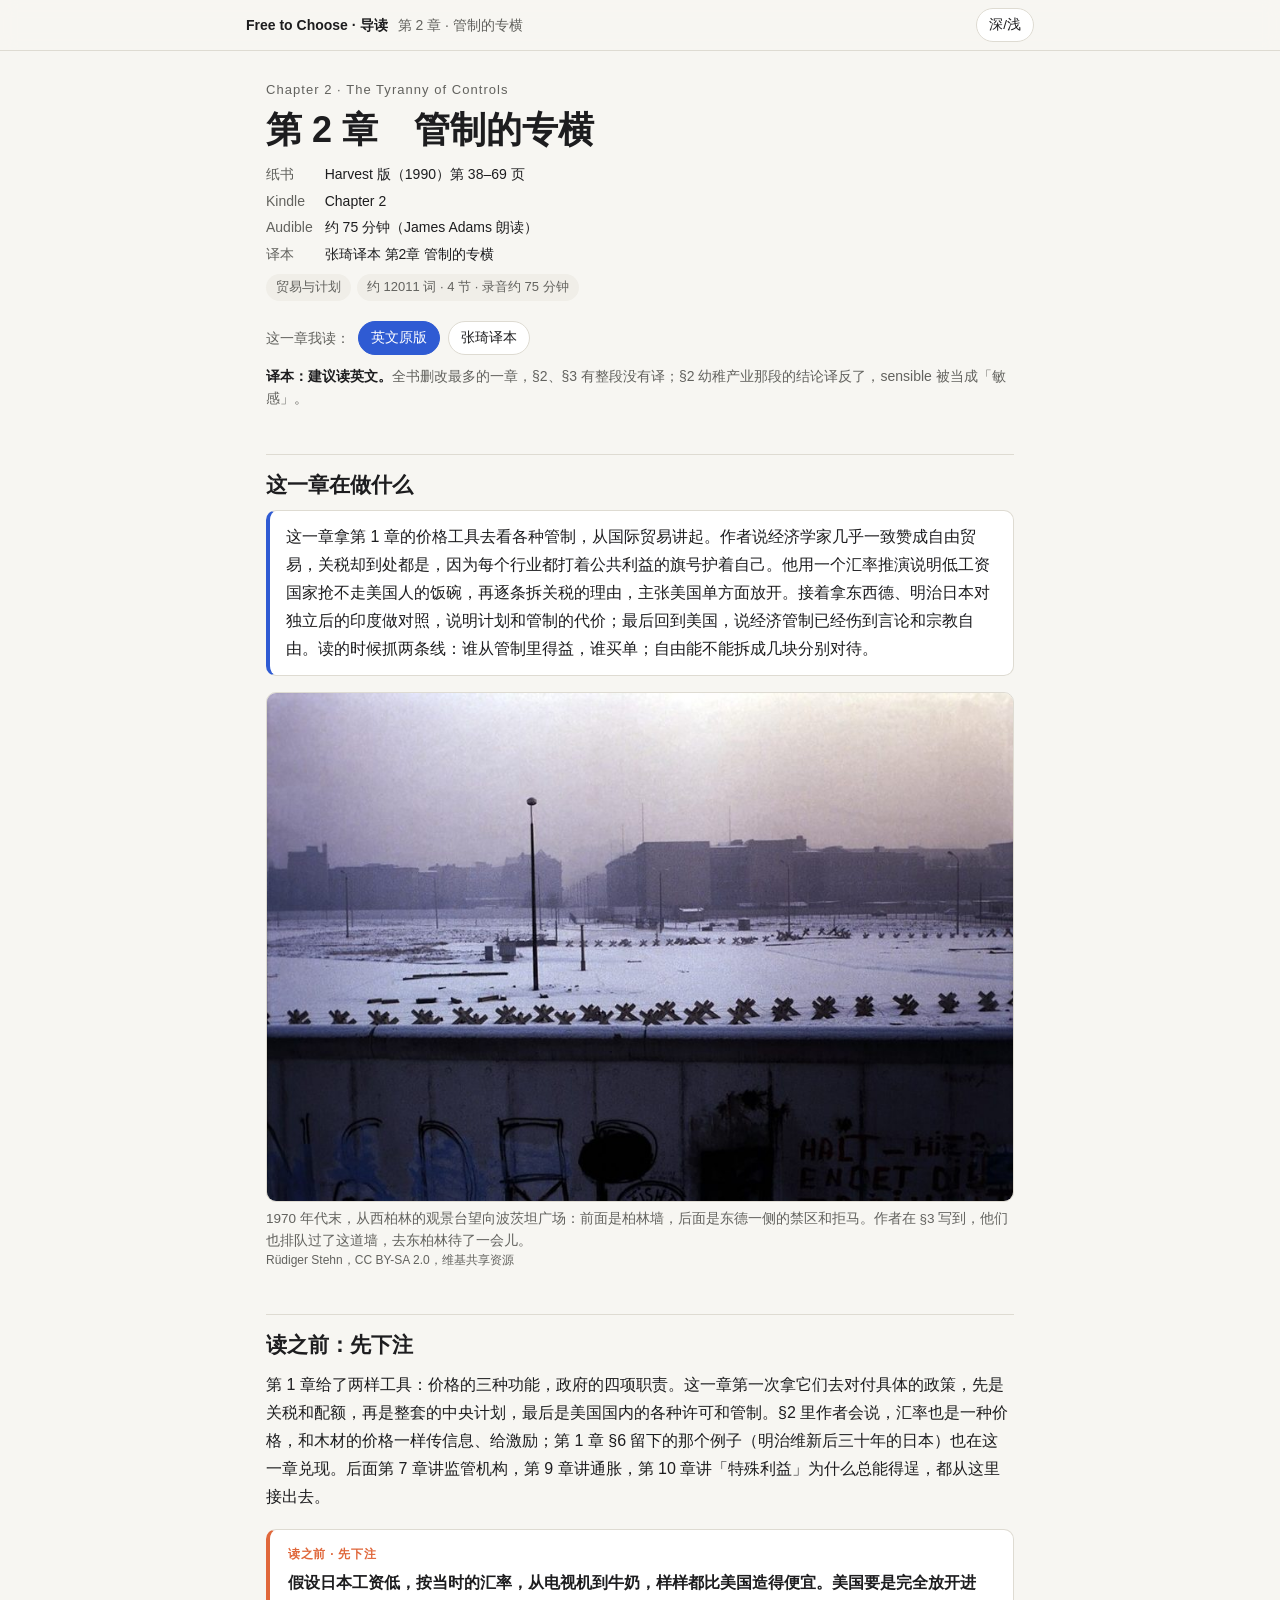
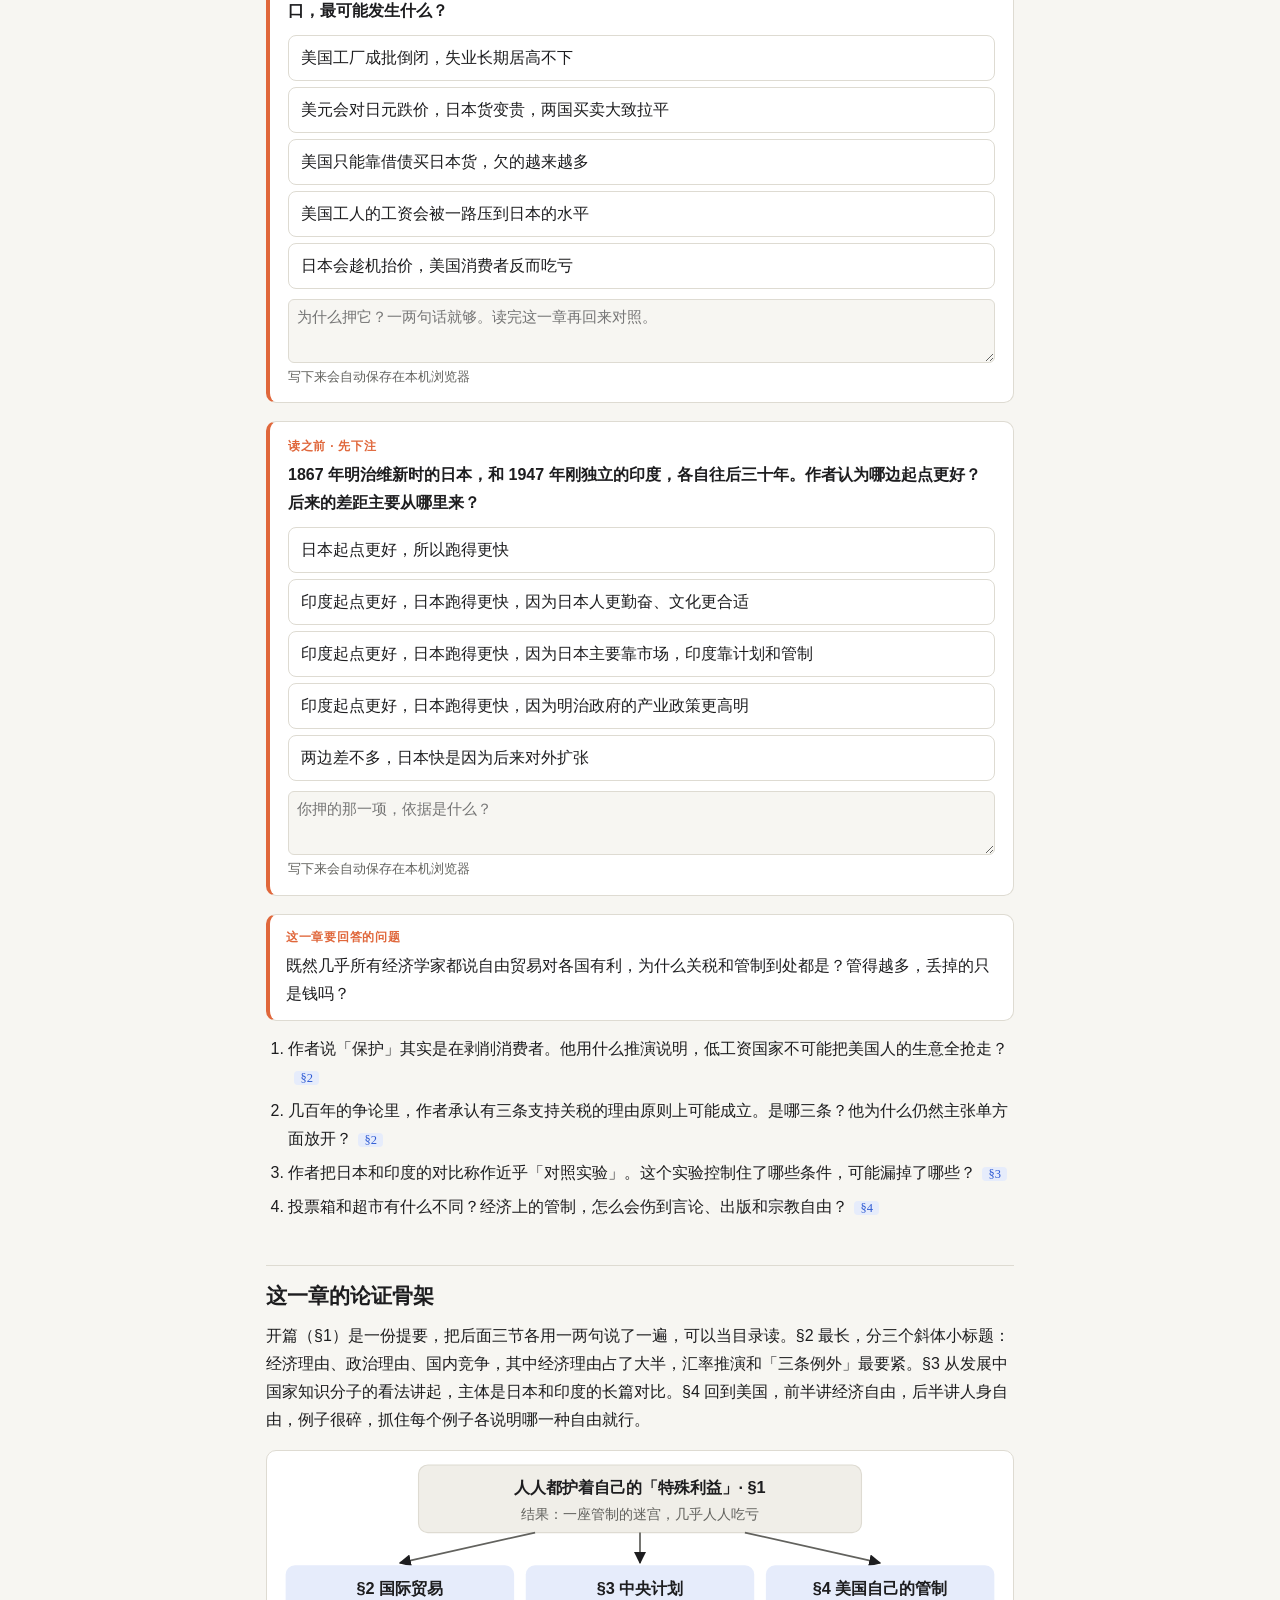
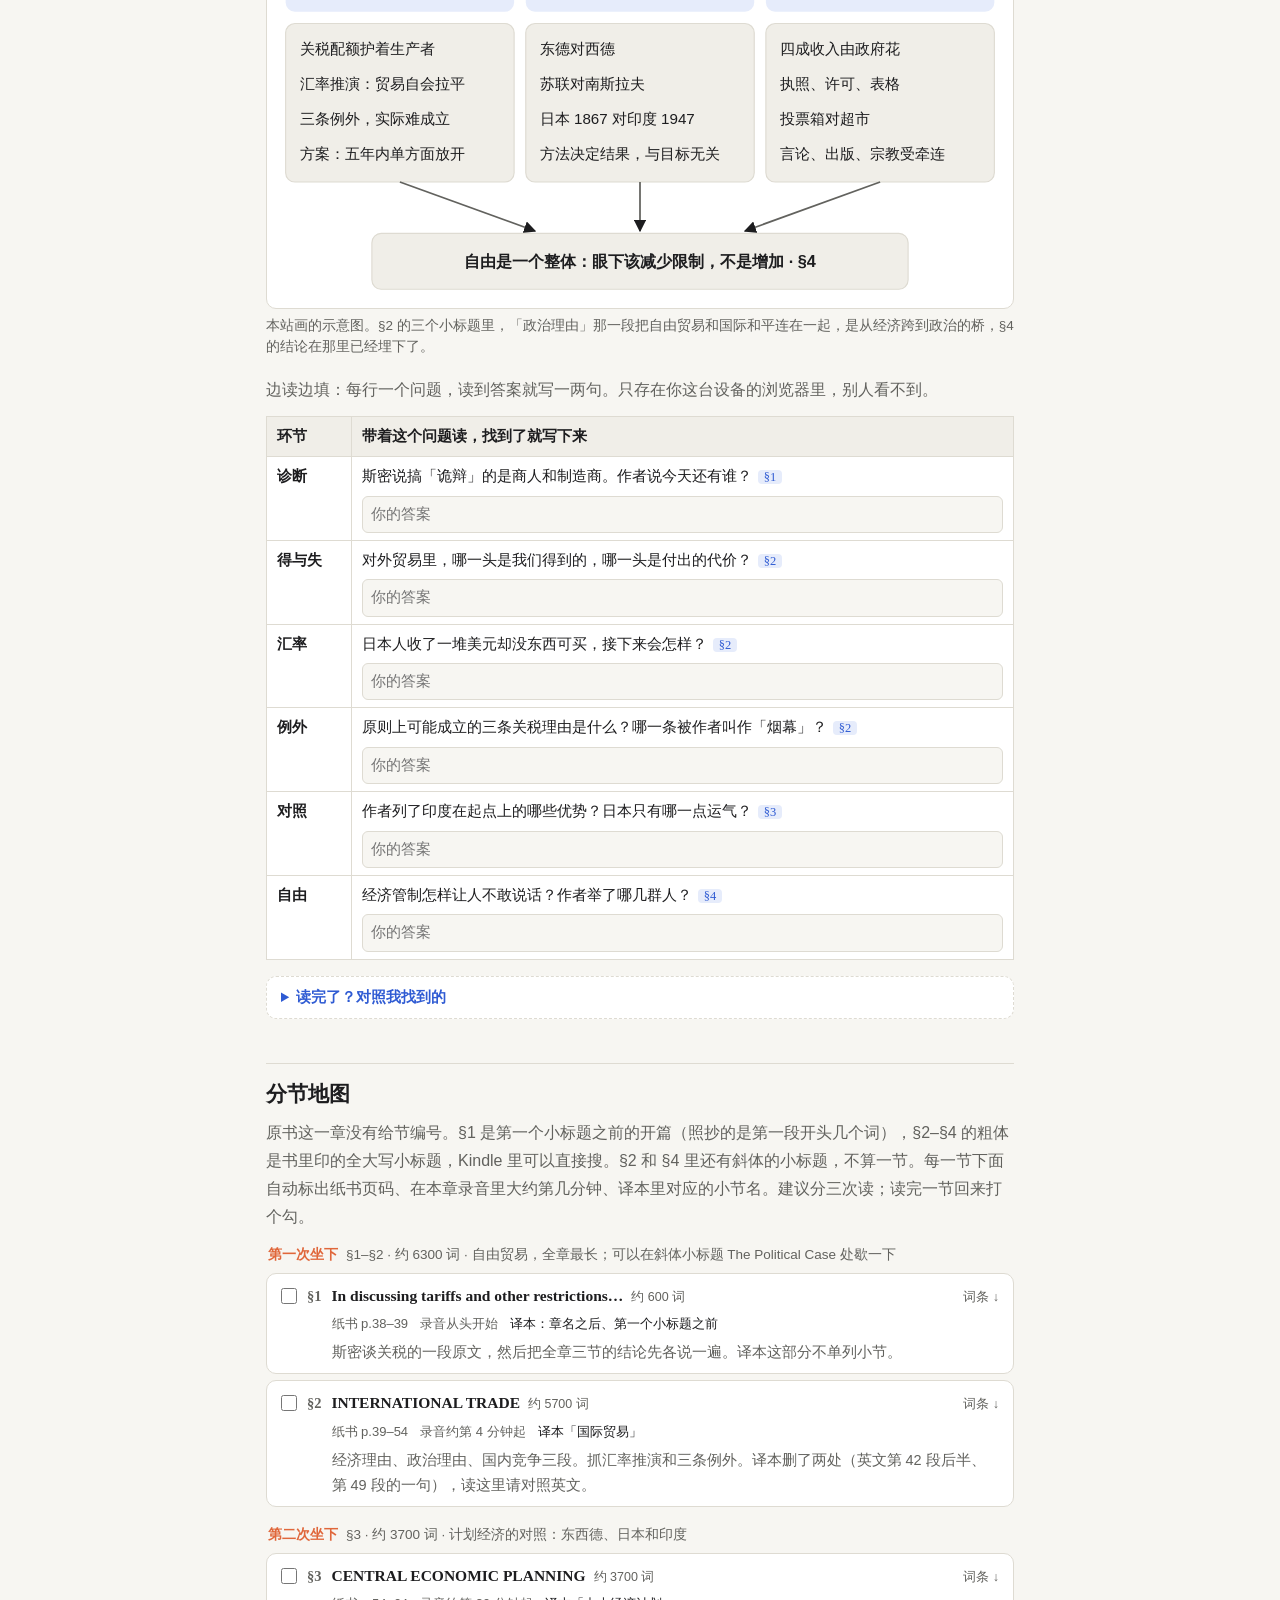
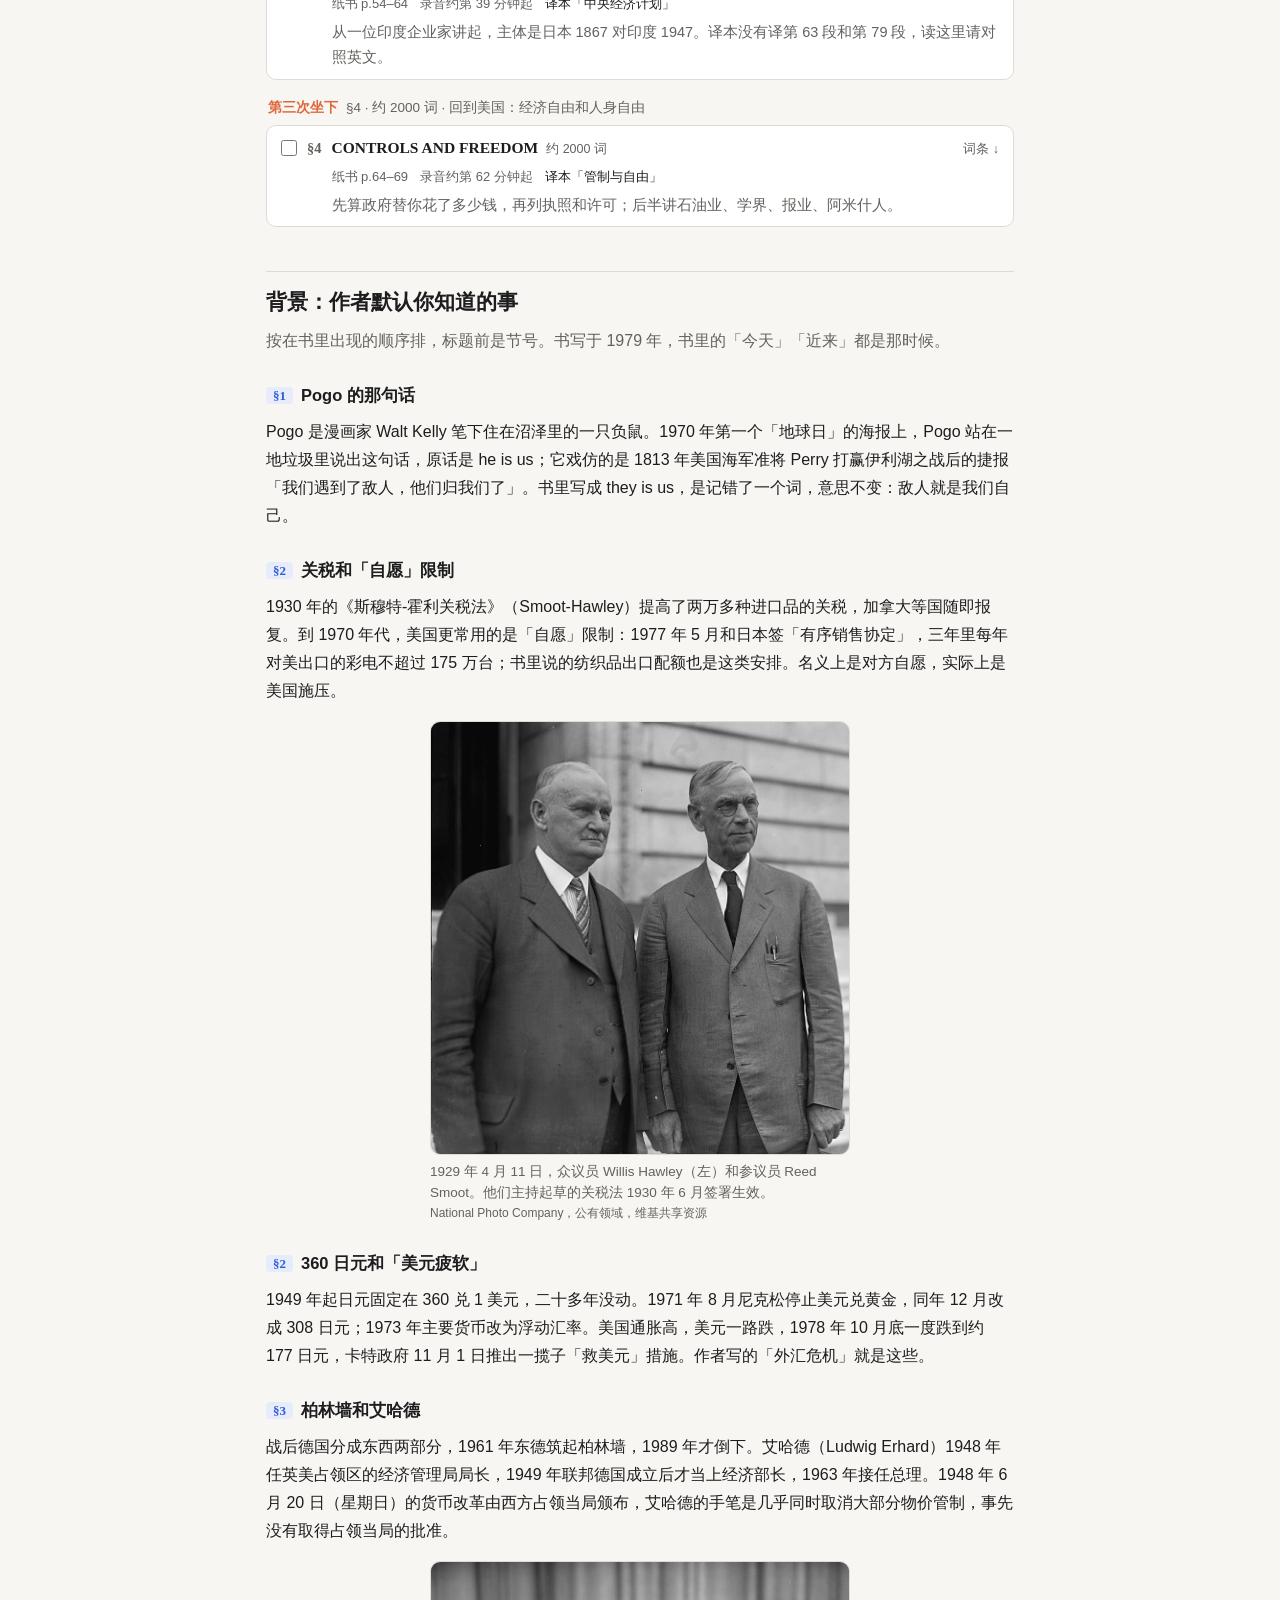
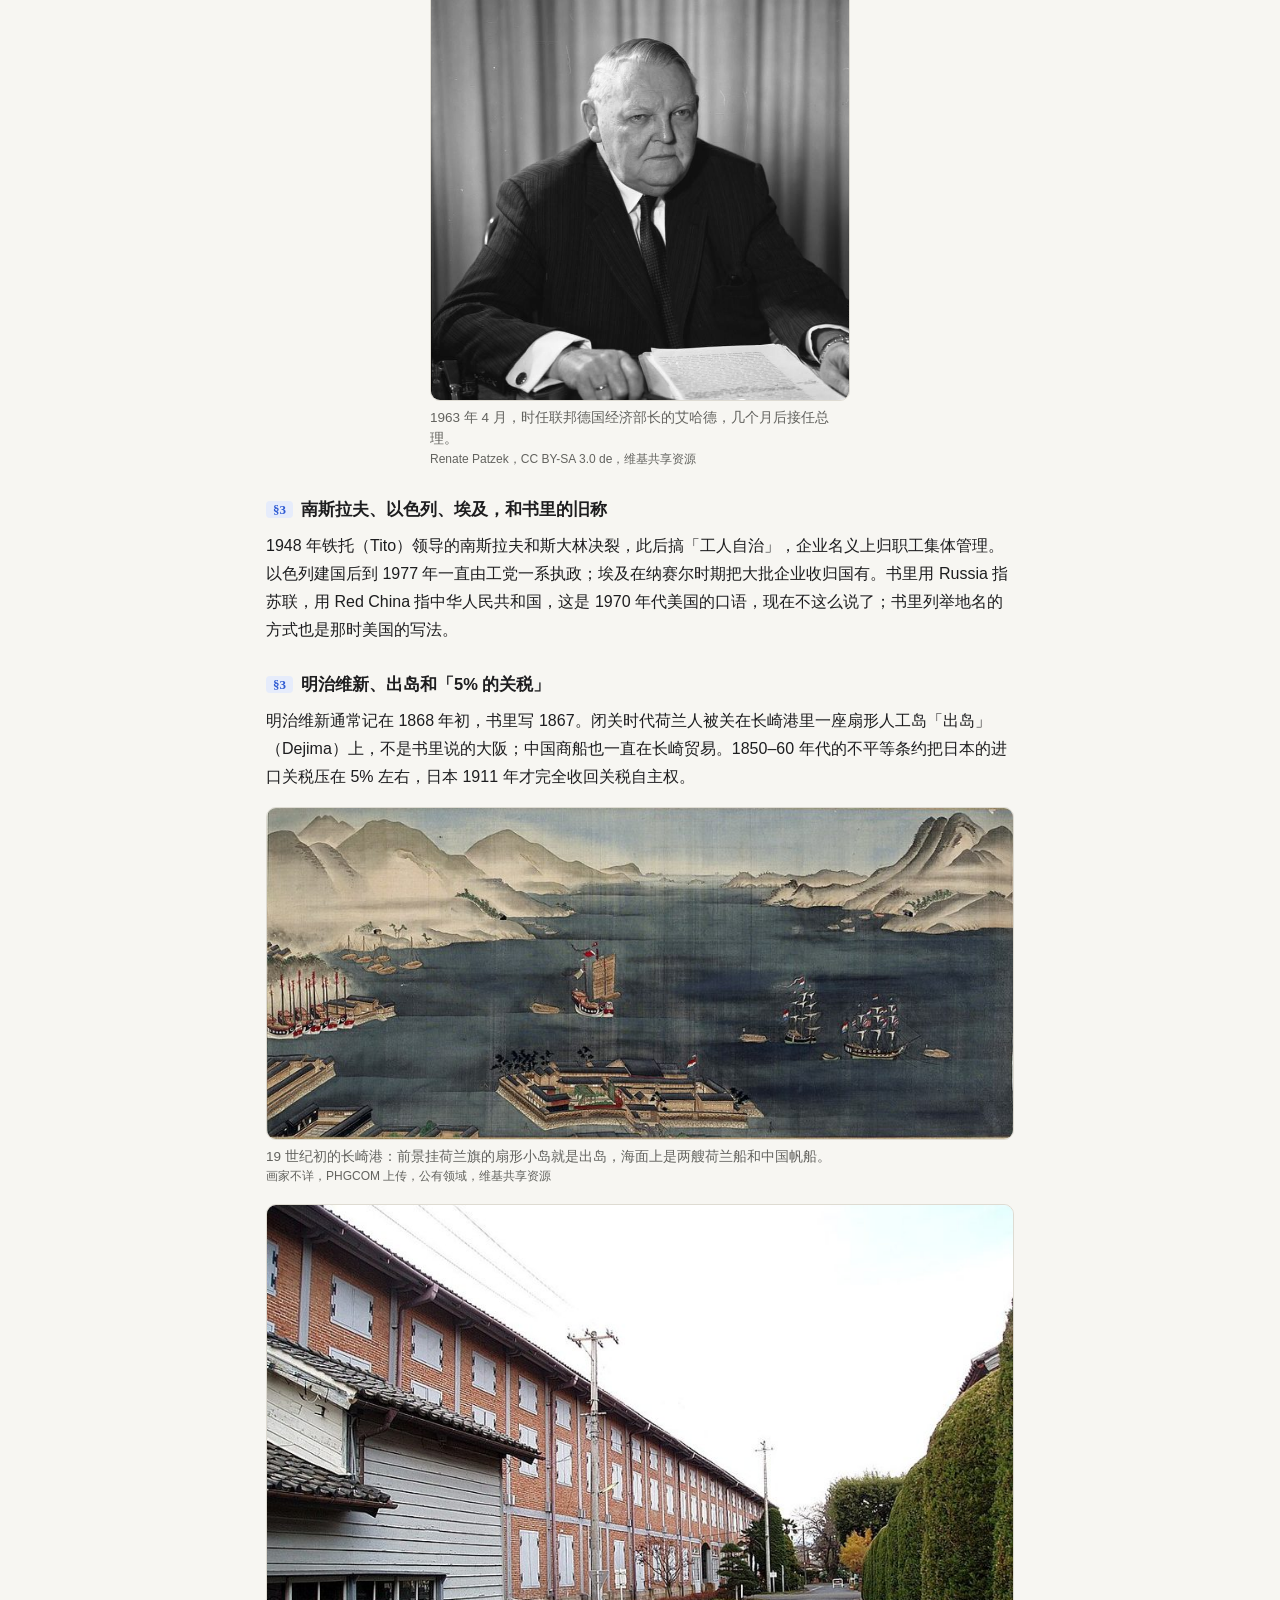
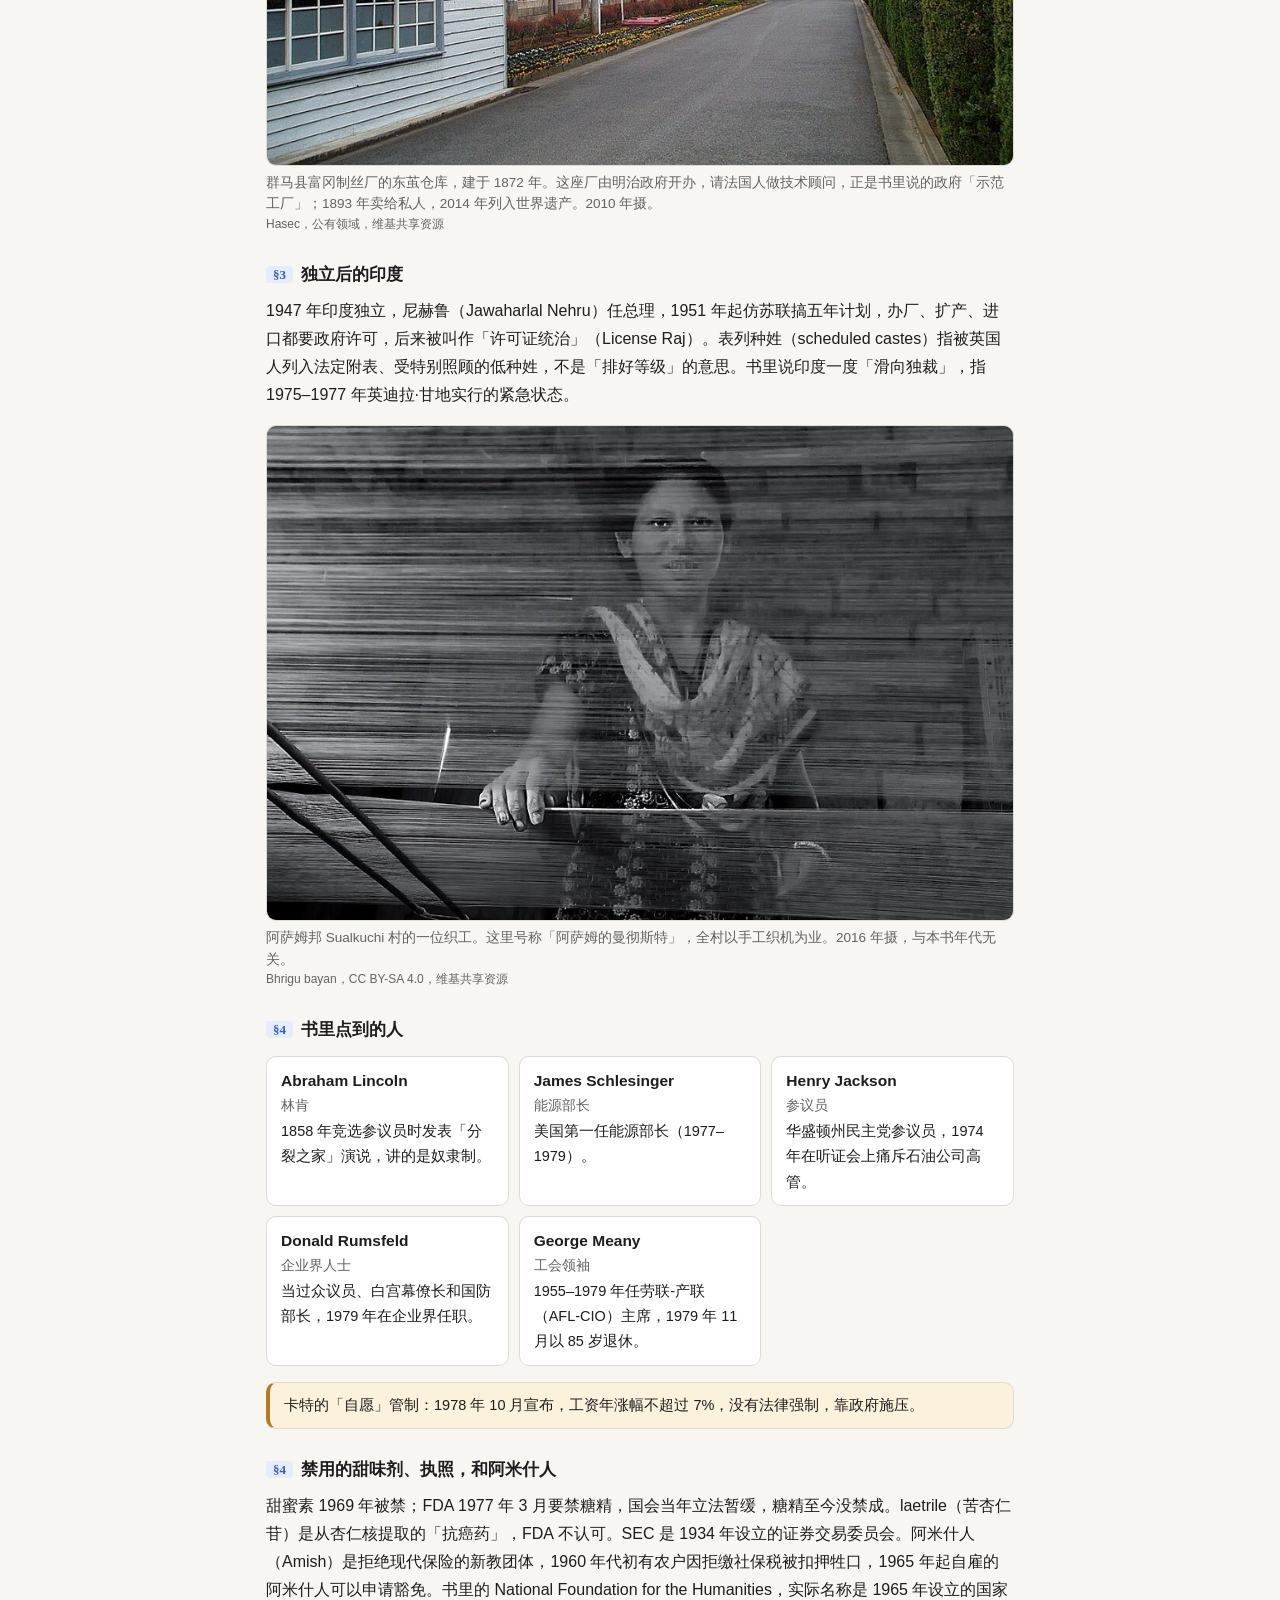
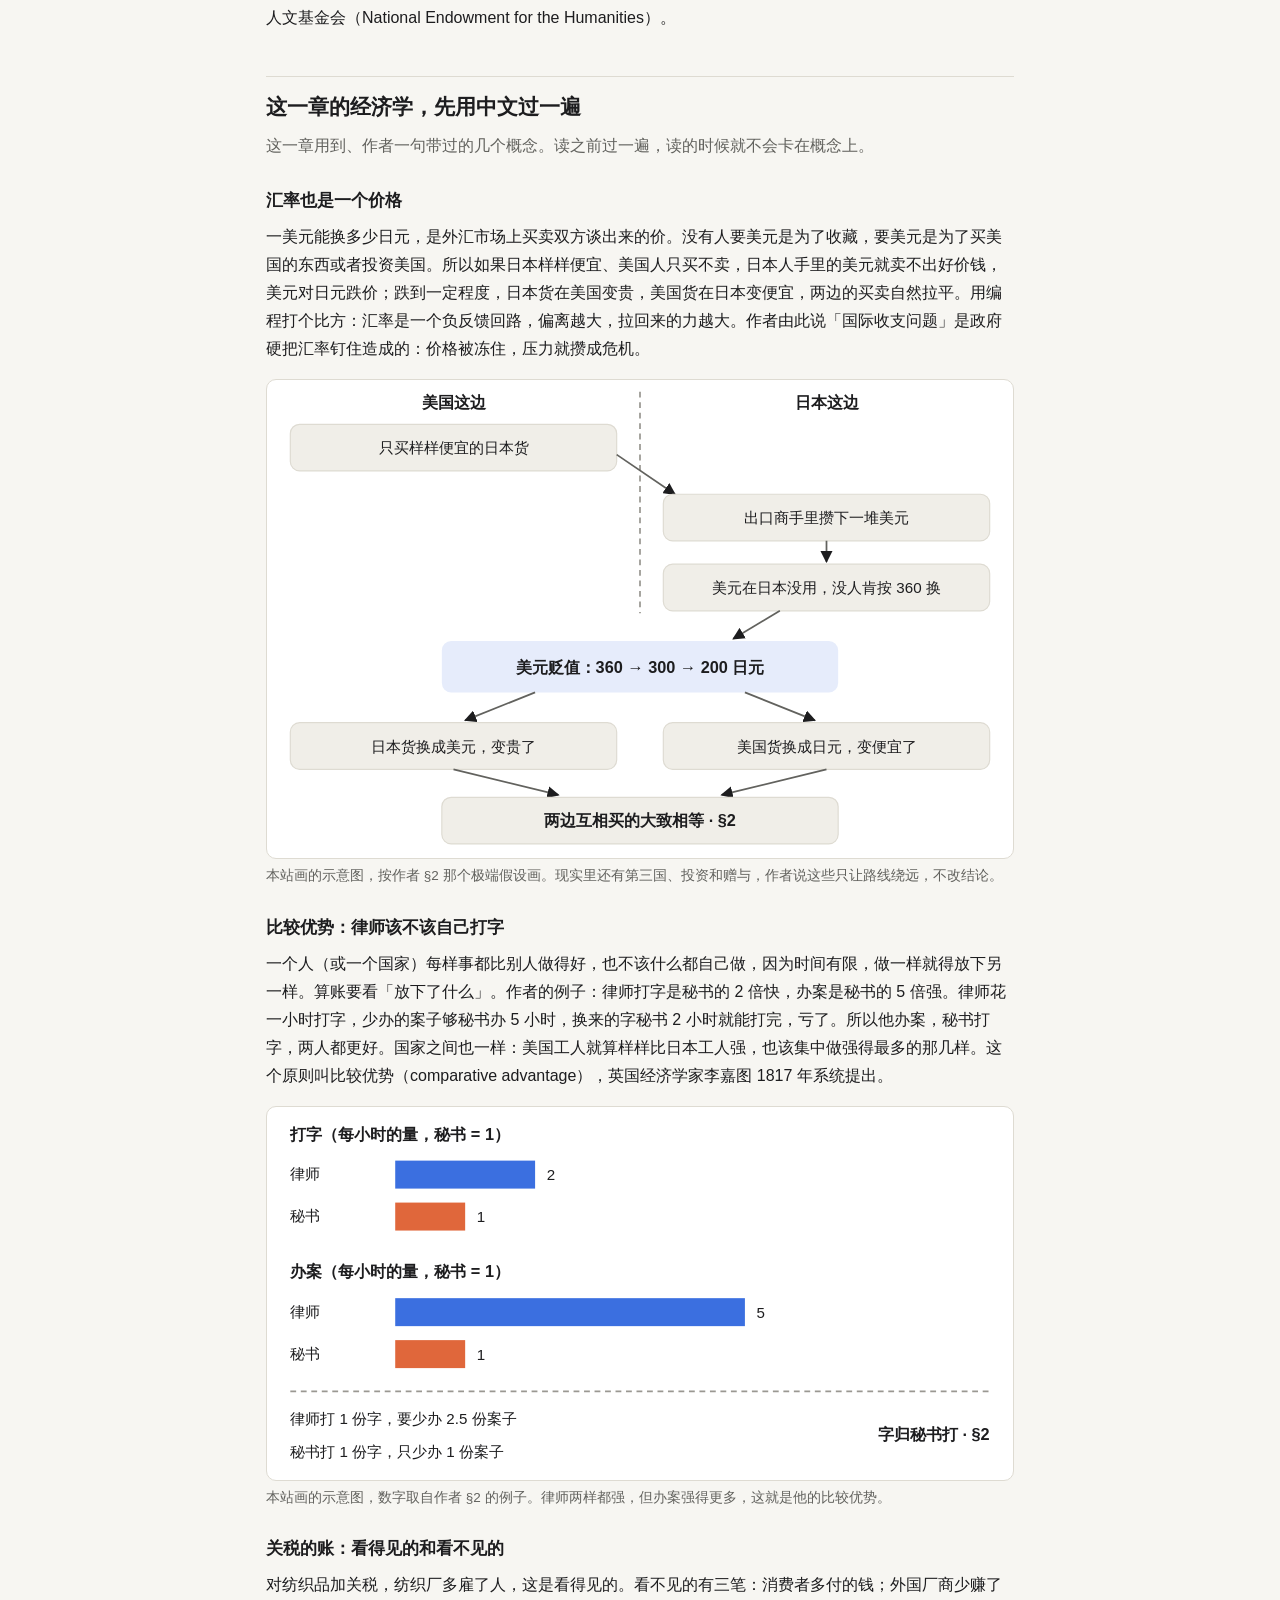
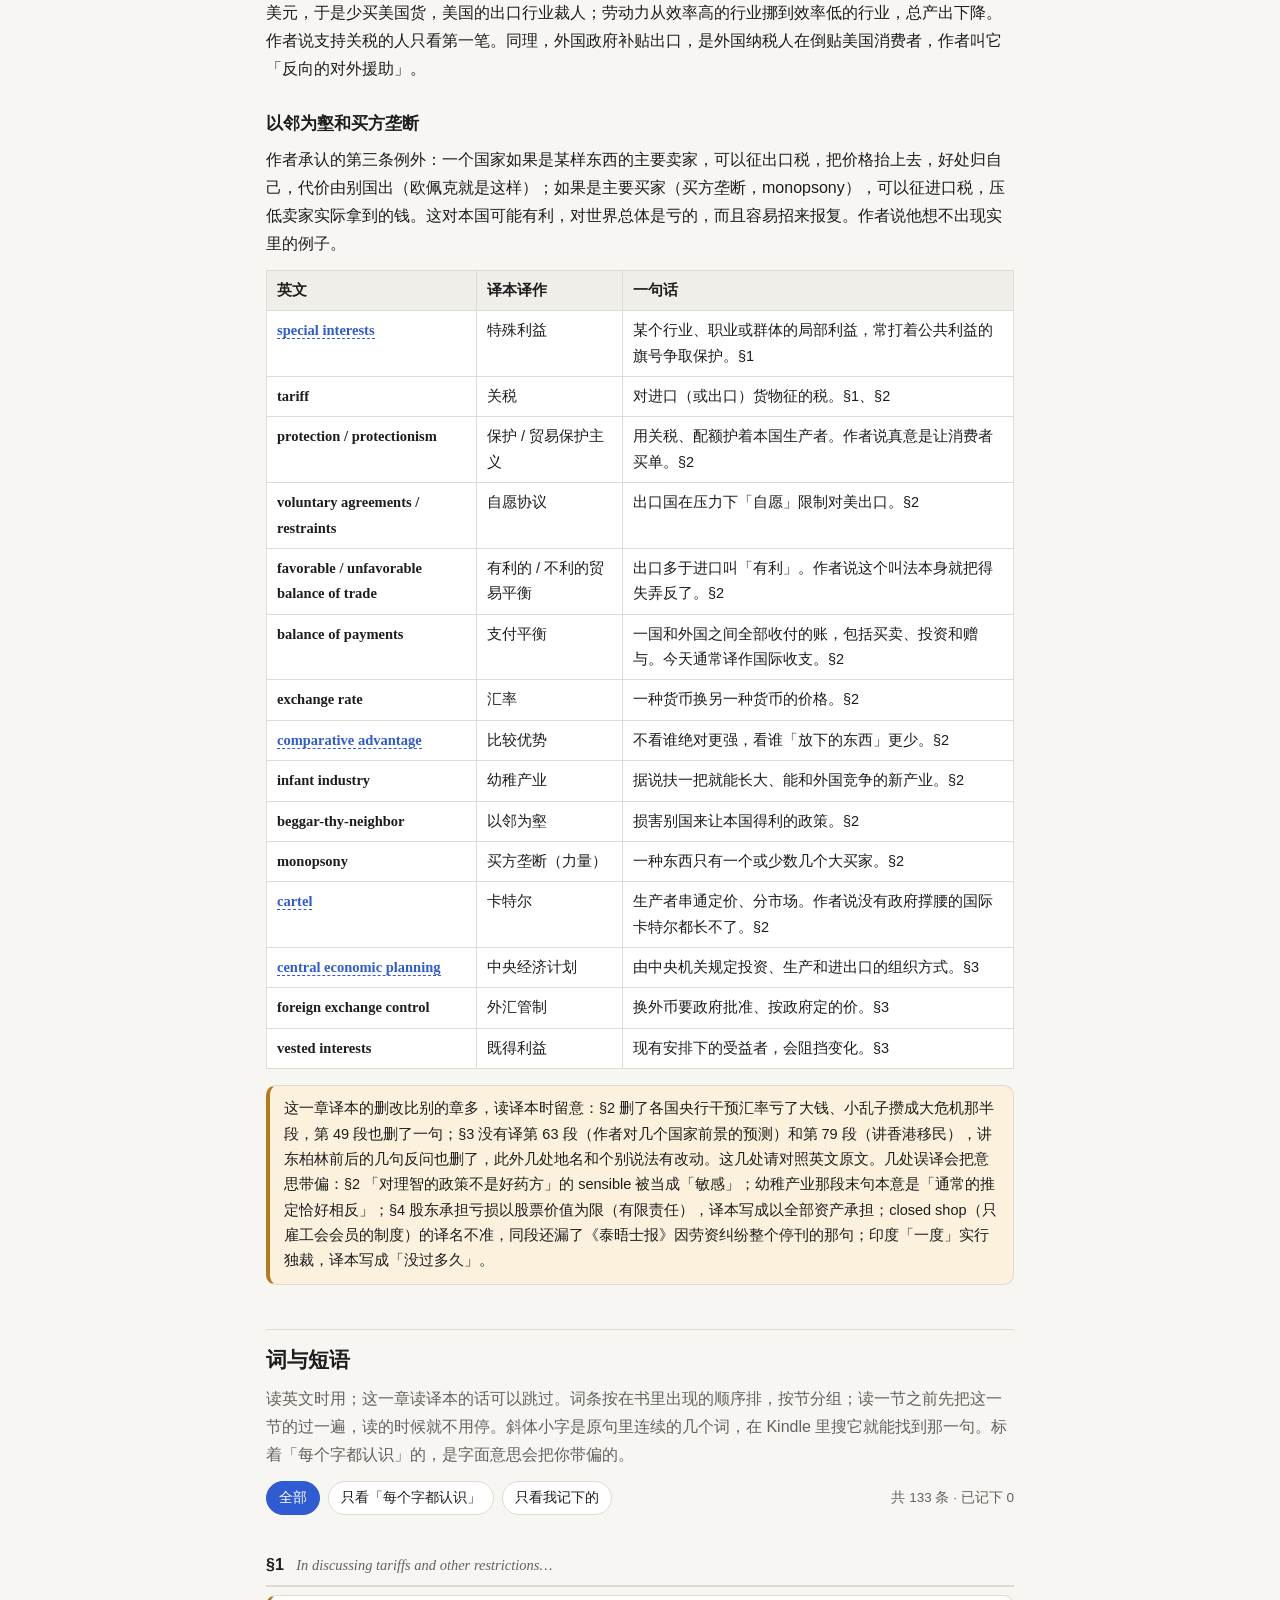
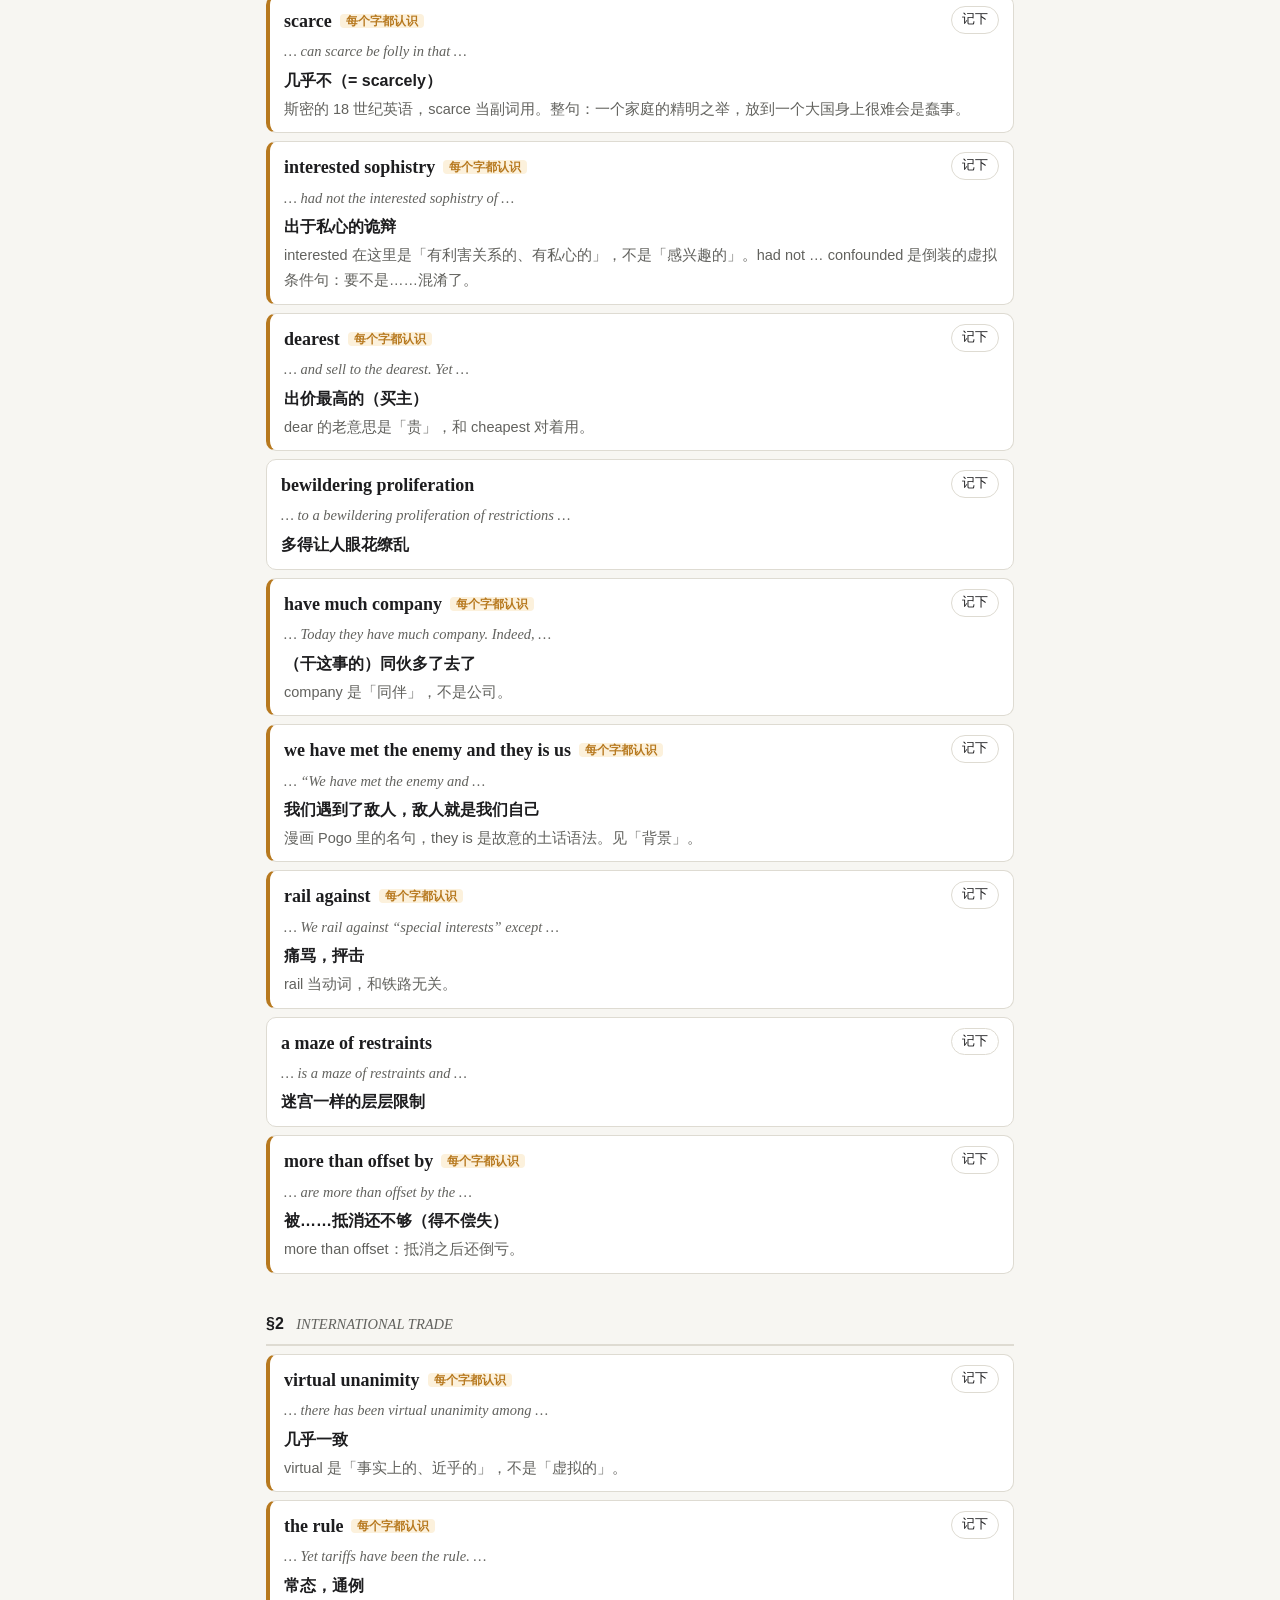
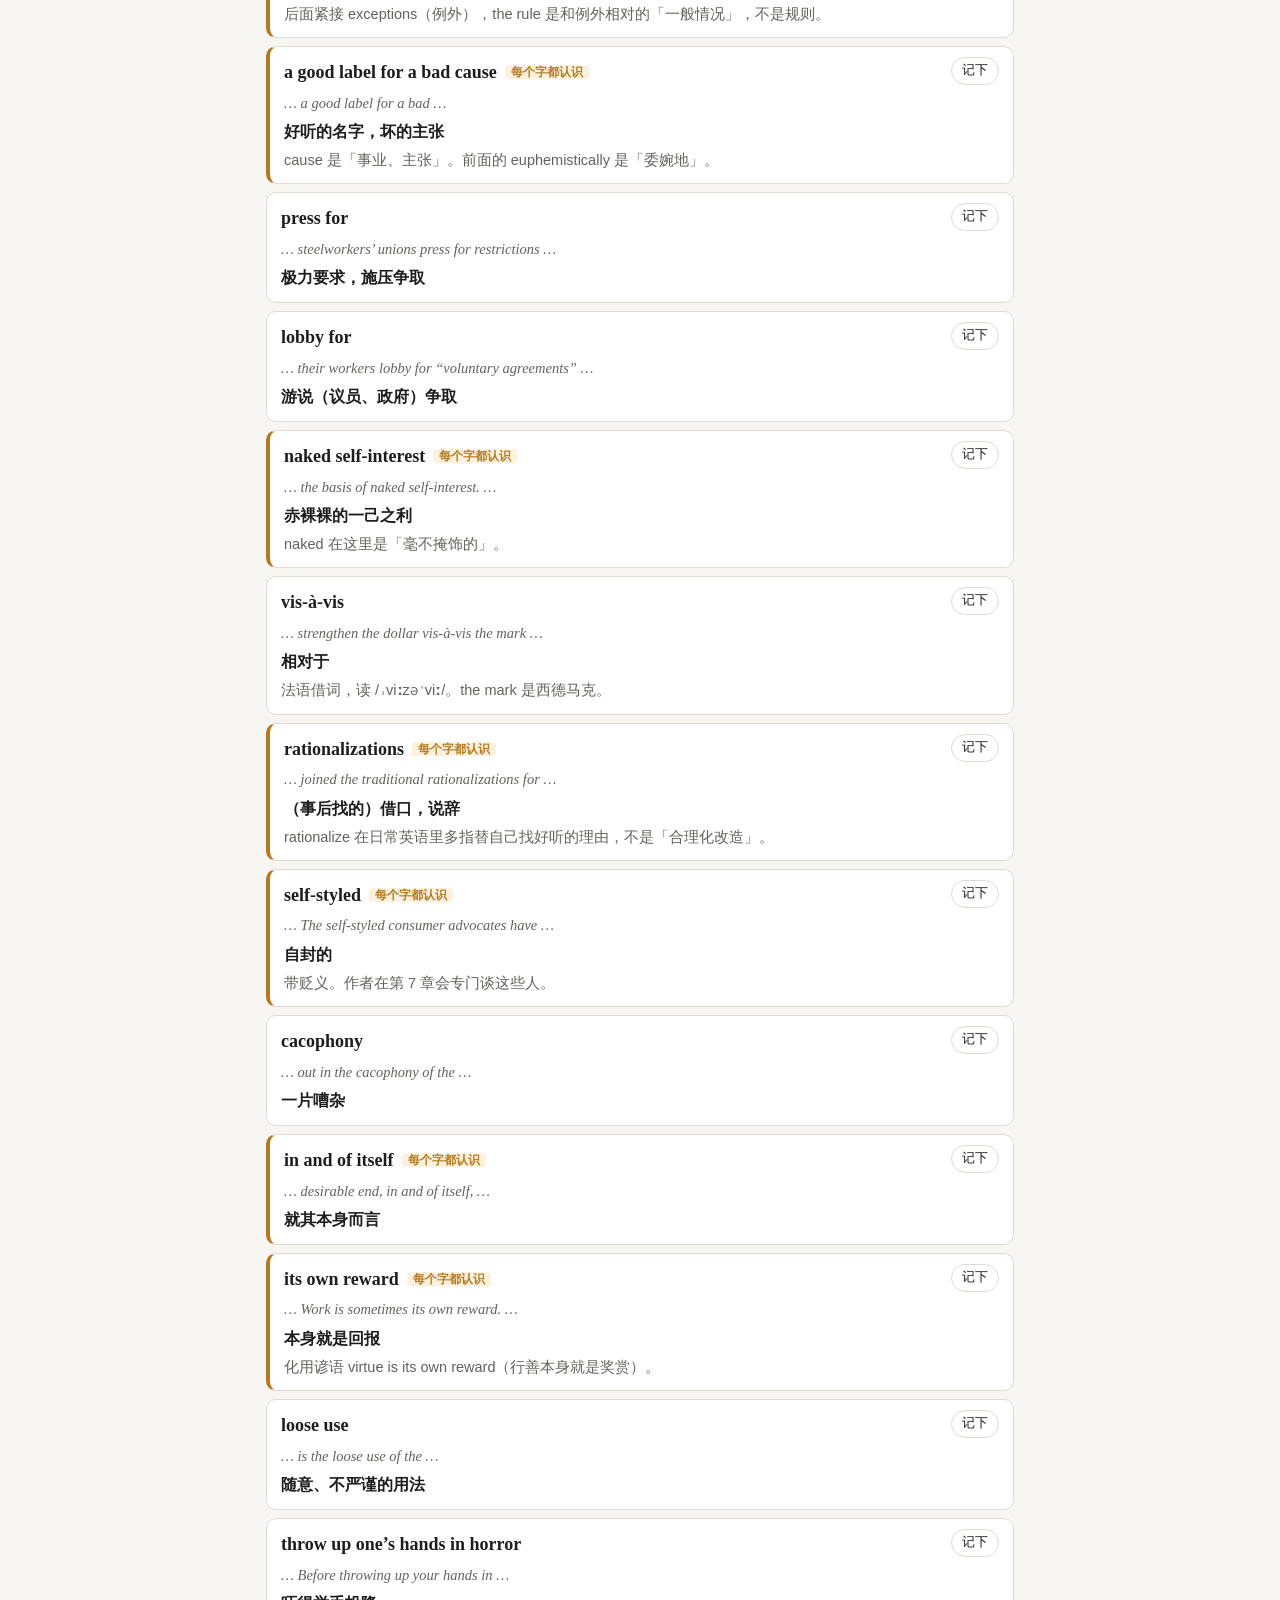
<file: chapters/02.html>
<!doctype html>
<html lang="zh-CN">
<head>
<meta charset="utf-8"><meta name="viewport" content="width=device-width, initial-scale=1">
<title>第 2 章 · 管制的专横 · Free to Choose 导读</title>
<link rel="stylesheet" href="../assets/style.css">
<script src="../assets/chapters.js"></script>
<script src="../assets/sections.js"></script>
<script src="../assets/fc.js"></script>
</head>
<body data-chapter="2">
<main>

<h2>这一章在做什么</h2>
<div class="gist"><p>这一章拿第 1 章的价格工具去看各种管制，从国际贸易讲起。作者说经济学家几乎一致赞成自由贸易，关税却到处都是，因为每个行业都打着公共利益的旗号护着自己。他用一个汇率推演说明低工资国家抢不走美国人的饭碗，再逐条拆关税的理由，主张美国单方面放开。接着拿东西德、明治日本对独立后的印度做对照，说明计划和管制的代价；最后回到美国，说经济管制已经伤到言论和宗教自由。读的时候抓两条线：谁从管制里得益，谁买单；自由能不能拆成几块分别对待。</p></div>
<figure class="fig"><img src="../assets/img/02-potsdamer-platz.jpg" alt="雪后的空地，前景是一道涂鸦的水泥墙，墙后是成排的反坦克拒马和路灯，远处是灰蒙蒙的楼房" loading="lazy">
<figcaption>1970 年代末，从西柏林的观景台望向波茨坦广场：前面是柏林墙，后面是东德一侧的禁区和拒马。作者在 §3 写到，他们也排队过了这道墙，去东柏林待了一会儿。<span class="src">Rüdiger Stehn，CC BY-SA 2.0，维基共享资源</span></figcaption></figure>

<h2>读之前：先下注</h2>
<p>第 1 章给了两样工具：价格的三种功能，政府的四项职责。这一章第一次拿它们去对付具体的政策，先是关税和配额，再是整套的中央计划，最后是美国国内的各种许可和管制。§2 里作者会说，汇率也是一种价格，和木材的价格一样传信息、给激励；第 1 章 §6 留下的那个例子（明治维新后三十年的日本）也在这一章兑现。后面第 7 章讲监管机构，第 9 章讲通胀，第 10 章讲「特殊利益」为什么总能得逞，都从这里接出去。</p>
<div class="bet" data-key="02-a">
  <div class="q">假设日本工资低，按当时的汇率，从电视机到牛奶，样样都比美国造得便宜。美国要是完全放开进口，最可能发生什么？</div>
  <div class="opts">
    <button>美国工厂成批倒闭，失业长期居高不下</button>
    <button>美元会对日元跌价，日本货变贵，两国买卖大致拉平</button>
    <button>美国只能靠借债买日本货，欠的越来越多</button>
    <button>美国工人的工资会被一路压到日本的水平</button>
    <button>日本会趁机抬价，美国消费者反而吃亏</button>
  </div>
  <textarea class="note" data-key="02-a-bet" placeholder="为什么押它？一两句话就够。读完这一章再回来对照。"></textarea>
</div>
<div class="bet" data-key="02-b">
  <div class="q">1867 年明治维新时的日本，和 1947 年刚独立的印度，各自往后三十年。作者认为哪边起点更好？后来的差距主要从哪里来？</div>
  <div class="opts">
    <button>日本起点更好，所以跑得更快</button>
    <button>印度起点更好，日本跑得更快，因为日本人更勤奋、文化更合适</button>
    <button>印度起点更好，日本跑得更快，因为日本主要靠市场，印度靠计划和管制</button>
    <button>印度起点更好，日本跑得更快，因为明治政府的产业政策更高明</button>
    <button>两边差不多，日本快是因为后来对外扩张</button>
  </div>
  <textarea class="note" data-key="02-b-bet" placeholder="你押的那一项，依据是什么？"></textarea>
</div>
<div class="crux"><p>既然几乎所有经济学家都说自由贸易对各国有利，为什么关税和管制到处都是？管得越多，丢掉的只是钱吗？</p></div>
<ol class="qs">
  <li>作者说「保护」其实是在剥削消费者。他用什么推演说明，低工资国家不可能把美国人的生意全抢走？<span class="sec">§2</span></li>
  <li>几百年的争论里，作者承认有三条支持关税的理由原则上可能成立。是哪三条？他为什么仍然主张单方面放开？<span class="sec">§2</span></li>
  <li>作者把日本和印度的对比称作近乎「对照实验」。这个实验控制住了哪些条件，可能漏掉了哪些？<span class="sec">§3</span></li>
  <li>投票箱和超市有什么不同？经济上的管制，怎么会伤到言论、出版和宗教自由？<span class="sec">§4</span></li>
</ol>

<h2>这一章的论证骨架</h2>
<p>开篇（§1）是一份提要，把后面三节各用一两句说了一遍，可以当目录读。§2 最长，分三个斜体小标题：经济理由、政治理由、国内竞争，其中经济理由占了大半，汇率推演和「三条例外」最要紧。§3 从发展中国家知识分子的看法讲起，主体是日本和印度的长篇对比。§4 回到美国，前半讲经济自由，后半讲人身自由，例子很碎，抓住每个例子各说明哪一种自由就行。</p>
<figure class="fig"><svg class="diagram" viewBox="0 0 640 392" role="img" aria-label="论证骨架：人人都护着自己的特殊利益，结果是一座管制的迷宫；往下分三路：第二节国际贸易，关税配额护着生产者，汇率推演说明贸易自会平衡，主张五年内单方面放开；第三节中央计划，东西德、苏联和南斯拉夫、日本对印度，说明组织方法决定结果；第四节美国自己的管制，四成收入由政府花，执照许可遍地，言论出版宗教受牵连；最后汇成自由是一个整体，眼下要减少限制">
<defs><marker id="m02a" viewBox="0 0 10 10" refX="9" refY="5" markerWidth="7" markerHeight="7" orient="auto"><path d="M0,0 L10,5 L0,10 z" class="f-fg"/></marker></defs>
<rect x="130" y="12" width="380" height="58" rx="8" class="box"/>
<text x="320" y="36" text-anchor="middle" class="t-b">人人都护着自己的「特殊利益」· §1</text>
<text x="320" y="58" text-anchor="middle" class="t-m">结果：一座管制的迷宫，几乎人人吃亏</text>
<line x1="230" y1="70" x2="114" y2="96" class="ln" marker-end="url(#m02a)"/>
<line x1="320" y1="70" x2="320" y2="96" class="ln" marker-end="url(#m02a)"/>
<line x1="410" y1="70" x2="526" y2="96" class="ln" marker-end="url(#m02a)"/>
<rect x="16" y="98" width="196" height="40" rx="8" class="f-soft"/>
<text x="114" y="123" text-anchor="middle" class="t-b">§2 国际贸易</text>
<rect x="222" y="98" width="196" height="40" rx="8" class="f-soft"/>
<text x="320" y="123" text-anchor="middle" class="t-b">§3 中央计划</text>
<rect x="428" y="98" width="196" height="40" rx="8" class="f-soft"/>
<text x="526" y="123" text-anchor="middle" class="t-b">§4 美国自己的管制</text>
<rect x="16" y="148" width="196" height="136" rx="8" class="box"/>
<text x="28" y="174">关税配额护着生产者</text>
<text x="28" y="204">汇率推演：贸易自会拉平</text>
<text x="28" y="234">三条例外，实际难成立</text>
<text x="28" y="264">方案：五年内单方面放开</text>
<rect x="222" y="148" width="196" height="136" rx="8" class="box"/>
<text x="234" y="174">东德对西德</text>
<text x="234" y="204">苏联对南斯拉夫</text>
<text x="234" y="234">日本 1867 对印度 1947</text>
<text x="234" y="264">方法决定结果，与目标无关</text>
<rect x="428" y="148" width="196" height="136" rx="8" class="box"/>
<text x="440" y="174">四成收入由政府花</text>
<text x="440" y="204">执照、许可、表格</text>
<text x="440" y="234">投票箱对超市</text>
<text x="440" y="264">言论、出版、宗教受牵连</text>
<line x1="114" y1="284" x2="230" y2="326" class="ln" marker-end="url(#m02a)"/>
<line x1="320" y1="284" x2="320" y2="326" class="ln" marker-end="url(#m02a)"/>
<line x1="526" y1="284" x2="410" y2="326" class="ln" marker-end="url(#m02a)"/>
<rect x="90" y="328" width="460" height="48" rx="8" class="box"/>
<text x="320" y="357" text-anchor="middle" class="t-b">自由是一个整体：眼下该减少限制，不是增加 · §4</text>
</svg>
<figcaption>本站画的示意图。§2 的三个小标题里，「政治理由」那一段把自由贸易和国际和平连在一起，是从经济跨到政治的桥，§4 的结论在那里已经埋下了。</figcaption></figure>
<p class="lede">边读边填：每行一个问题，读到答案就写一两句。只存在你这台设备的浏览器里，别人看不到。</p>
<div class="table-wrap"><table class="findit">
  <tr><th>环节</th><th>带着这个问题读，找到了就写下来</th></tr>
  <tr><td>诊断</td><td><p class="q">斯密说搞「诡辩」的是商人和制造商。作者说今天还有谁？<span class="sec">§1</span></p><input class="note" data-key="02-f1" aria-label="诊断：你的答案" placeholder="你的答案"></td></tr>
  <tr><td>得与失</td><td><p class="q">对外贸易里，哪一头是我们得到的，哪一头是付出的代价？<span class="sec">§2</span></p><input class="note" data-key="02-f2" aria-label="得与失：你的答案" placeholder="你的答案"></td></tr>
  <tr><td>汇率</td><td><p class="q">日本人收了一堆美元却没东西可买，接下来会怎样？<span class="sec">§2</span></p><input class="note" data-key="02-f3" aria-label="汇率：你的答案" placeholder="你的答案"></td></tr>
  <tr><td>例外</td><td><p class="q">原则上可能成立的三条关税理由是什么？哪一条被作者叫作「烟幕」？<span class="sec">§2</span></p><input class="note" data-key="02-f4" aria-label="例外：你的答案" placeholder="你的答案"></td></tr>
  <tr><td>对照</td><td><p class="q">作者列了印度在起点上的哪些优势？日本只有哪一点运气？<span class="sec">§3</span></p><input class="note" data-key="02-f5" aria-label="对照：你的答案" placeholder="你的答案"></td></tr>
  <tr><td>自由</td><td><p class="q">经济管制怎样让人不敢说话？作者举了哪几群人？<span class="sec">§4</span></p><input class="note" data-key="02-f6" aria-label="自由：你的答案" placeholder="你的答案"></td></tr>
</table></div>
<details class="reveal"><summary>读完了？对照我找到的</summary><ul>
  <li>诊断：几乎每个人，都在某个领域替自己的「特殊利益」辩护。</li>
  <li>得与失：进口是得到的，出口是为进口付的代价。</li>
  <li>汇率：美元对日元跌价，日本货在美国变贵、美国货在日本变便宜，直到两边买的大致相等。</li>
  <li>例外：国家安全、幼稚产业、以邻为壑；幼稚产业论是烟幕。</li>
  <li>对照：成长基础、留学的领袖、文官和铁路、工厂、更大更平的国土、大量外援；日本只碰上欧洲蚕丝歉收。</li>
  <li>自由：石油公司高管、表态支持卡特管制的企业界、拿政府基金的学者。</li>
</ul></details>

<h2>分节地图</h2>
<p class="lede">原书这一章没有给节编号。§1 是第一个小标题之前的开篇（照抄的是第一段开头几个词），§2–§4 的粗体是书里印的全大写小标题，Kindle 里可以直接搜。§2 和 §4 里还有斜体的小标题，不算一节。每一节下面自动标出纸书页码、在本章录音里大约第几分钟、译本里对应的小节名。建议分三次读；读完一节回来打个勾。</p>
<ol class="secmap">
  <li class="sit">第一次坐下<span>§1–§2 · 约 6300 词 · 自由贸易，全章最长；可以在斜体小标题 The Political Case 处歇一下</span></li>
  <li data-sec="1"><b>In discussing tariffs and other restrictions…<span class="w">约 600 词</span></b><span class="what">斯密谈关税的一段原文，然后把全章三节的结论先各说一遍。译本这部分不单列小节。</span></li>
  <li data-sec="2"><b>INTERNATIONAL TRADE<span class="w">约 5700 词</span></b><span class="what">经济理由、政治理由、国内竞争三段。抓汇率推演和三条例外。译本删了两处（英文第 42 段后半、第 49 段的一句），读这里请对照英文。</span></li>
  <li class="sit">第二次坐下<span>§3 · 约 3700 词 · 计划经济的对照：东西德、日本和印度</span></li>
  <li data-sec="3"><b>CENTRAL ECONOMIC PLANNING<span class="w">约 3700 词</span></b><span class="what">从一位印度企业家讲起，主体是日本 1867 对印度 1947。译本没有译第 63 段和第 79 段，读这里请对照英文。</span></li>
  <li class="sit">第三次坐下<span>§4 · 约 2000 词 · 回到美国：经济自由和人身自由</span></li>
  <li data-sec="4"><b>CONTROLS AND FREEDOM<span class="w">约 2000 词</span></b><span class="what">先算政府替你花了多少钱，再列执照和许可；后半讲石油业、学界、报业、阿米什人。</span></li>
</ol>

<h2>背景：作者默认你知道的事</h2>
<p class="lede">按在书里出现的顺序排，标题前是节号。书写于 1979 年，书里的「今天」「近来」都是那时候。</p>

<h3><span class="sec">§1</span>Pogo 的那句话</h3>
<p>Pogo 是漫画家 Walt Kelly 笔下住在沼泽里的一只负鼠。1970 年第一个「地球日」的海报上，Pogo 站在一地垃圾里说出这句话，原话是 he is us；它戏仿的是 1813 年美国海军准将 Perry 打赢伊利湖之战后的捷报「我们遇到了敌人，他们归我们了」。书里写成 they is us，是记错了一个词，意思不变：敌人就是我们自己。</p>

<h3><span class="sec">§2</span>关税和「自愿」限制</h3>
<p>1930 年的《斯穆特-霍利关税法》（Smoot-Hawley）提高了两万多种进口品的关税，加拿大等国随即报复。到 1970 年代，美国更常用的是「自愿」限制：1977 年 5 月和日本签「有序销售协定」，三年里每年对美出口的彩电不超过 175 万台；书里说的纺织品出口配额也是这类安排。名义上是对方自愿，实际上是美国施压。</p>
<figure class="fig narrow"><img src="../assets/img/02-smoot-hawley.jpg" alt="黑白照片：两位穿西装的老年男子并肩站在石砌建筑前，左边一位留着小胡子，右边一位戴圆眼镜" loading="lazy">
<figcaption>1929 年 4 月 11 日，众议员 Willis Hawley（左）和参议员 Reed Smoot。他们主持起草的关税法 1930 年 6 月签署生效。<span class="src">National Photo Company，公有领域，维基共享资源</span></figcaption></figure>

<h3><span class="sec">§2</span>360 日元和「美元疲软」</h3>
<p>1949 年起日元固定在 360 兑 1 美元，二十多年没动。1971 年 8 月尼克松停止美元兑黄金，同年 12 月改成 308 日元；1973 年主要货币改为浮动汇率。美国通胀高，美元一路跌，1978 年 10 月底一度跌到约 177 日元，卡特政府 11 月 1 日推出一揽子「救美元」措施。作者写的「外汇危机」就是这些。</p>

<h3><span class="sec">§3</span>柏林墙和艾哈德</h3>
<p>战后德国分成东西两部分，1961 年东德筑起柏林墙，1989 年才倒下。艾哈德（Ludwig Erhard）1948 年任英美占领区的经济管理局局长，1949 年联邦德国成立后才当上经济部长，1963 年接任总理。1948 年 6 月 20 日（星期日）的货币改革由西方占领当局颁布，艾哈德的手笔是几乎同时取消大部分物价管制，事先没有取得占领当局的批准。</p>
<figure class="fig narrow"><img src="../assets/img/02-erhard.jpg" alt="黑白照片：一位身材敦实、头发后梳的老年男子坐在办公桌后，穿深色条纹西装，手按着一叠文件" loading="lazy">
<figcaption>1963 年 4 月，时任联邦德国经济部长的艾哈德，几个月后接任总理。<span class="src">Renate Patzek，CC BY-SA 3.0 de，维基共享资源</span></figcaption></figure>

<h3><span class="sec">§3</span>南斯拉夫、以色列、埃及，和书里的旧称</h3>
<p>1948 年铁托（Tito）领导的南斯拉夫和斯大林决裂，此后搞「工人自治」，企业名义上归职工集体管理。以色列建国后到 1977 年一直由工党一系执政；埃及在纳赛尔时期把大批企业收归国有。书里用 Russia 指苏联，用 Red China 指中华人民共和国，这是 1970 年代美国的口语，现在不这么说了；书里列举地名的方式也是那时美国的写法。</p>

<h3><span class="sec">§3</span>明治维新、出岛和「5% 的关税」</h3>
<p>明治维新通常记在 1868 年初，书里写 1867。闭关时代荷兰人被关在长崎港里一座扇形人工岛「出岛」（Dejima）上，不是书里说的大阪；中国商船也一直在长崎贸易。1850–60 年代的不平等条约把日本的进口关税压在 5% 左右，日本 1911 年才完全收回关税自主权。</p>
<figure class="fig"><img src="../assets/img/02-dejima.jpg" alt="日本绢本画：海湾里停着两艘挂荷兰旗的帆船和一艘中国帆船，近处是一座围着石墙、挂着荷兰旗的扇形小岛，岸边泊着成排的船" loading="lazy">
<figcaption>19 世纪初的长崎港：前景挂荷兰旗的扇形小岛就是出岛，海面上是两艘荷兰船和中国帆船。<span class="src">画家不详，PHGCOM 上传，公有领域，维基共享资源</span></figcaption></figure>
<figure class="fig"><img src="../assets/img/02-tomioka.jpg" alt="一条街道旁是一栋很长的两层红砖仓库，白色木窗，屋顶铺瓦" loading="lazy">
<figcaption>群马县富冈制丝厂的东茧仓库，建于 1872 年。这座厂由明治政府开办，请法国人做技术顾问，正是书里说的政府「示范工厂」；1893 年卖给私人，2014 年列入世界遗产。2010 年摄。<span class="src">Hasec，公有领域，维基共享资源</span></figcaption></figure>

<h3><span class="sec">§3</span>独立后的印度</h3>
<p>1947 年印度独立，尼赫鲁（Jawaharlal Nehru）任总理，1951 年起仿苏联搞五年计划，办厂、扩产、进口都要政府许可，后来被叫作「许可证统治」（License Raj）。表列种姓（scheduled castes）指被英国人列入法定附表、受特别照顾的低种姓，不是「排好等级」的意思。书里说印度一度「滑向独裁」，指 1975–1977 年英迪拉·甘地实行的紧急状态。</p>
<figure class="fig"><img src="../assets/img/02-handloom.jpg" alt="黑白照片：一位女子站在手工织机后面，隔着密密的经线望向镜头，一只手搭在织机的横杆上" loading="lazy">
<figcaption>阿萨姆邦 Sualkuchi 村的一位织工。这里号称「阿萨姆的曼彻斯特」，全村以手工织机为业。2016 年摄，与本书年代无关。<span class="src">Bhrigu bayan，CC BY-SA 4.0，维基共享资源</span></figcaption></figure>

<h3><span class="sec">§4</span>书里点到的人</h3>
<div class="who">
  <div><b>Abraham Lincoln</b><span class="en">林肯</span>1858 年竞选参议员时发表「分裂之家」演说，讲的是奴隶制。</div>
  <div><b>James Schlesinger</b><span class="en">能源部长</span>美国第一任能源部长（1977–1979）。</div>
  <div><b>Henry Jackson</b><span class="en">参议员</span>华盛顿州民主党参议员，1974 年在听证会上痛斥石油公司高管。</div>
  <div><b>Donald Rumsfeld</b><span class="en">企业界人士</span>当过众议员、白宫幕僚长和国防部长，1979 年在企业界任职。</div>
  <div><b>George Meany</b><span class="en">工会领袖</span>1955–1979 年任劳联-产联（AFL-CIO）主席，1979 年 11 月以 85 岁退休。</div>
</div>
<div class="tip"><p>卡特的「自愿」管制：1978 年 10 月宣布，工资年涨幅不超过 7%，没有法律强制，靠政府施压。</p></div>

<h3><span class="sec">§4</span>禁用的甜味剂、执照，和阿米什人</h3>
<p>甜蜜素 1969 年被禁；FDA 1977 年 3 月要禁糖精，国会当年立法暂缓，糖精至今没禁成。laetrile（苦杏仁苷）是从杏仁核提取的「抗癌药」，FDA 不认可。SEC 是 1934 年设立的证券交易委员会。阿米什人（Amish）是拒绝现代保险的新教团体，1960 年代初有农户因拒缴社保税被扣押牲口，1965 年起自雇的阿米什人可以申请豁免。书里的 National Foundation for the Humanities，实际名称是 1965 年设立的国家人文基金会（National Endowment for the Humanities）。</p>

<h2>这一章的经济学，先用中文过一遍</h2>
<p class="lede">这一章用到、作者一句带过的几个概念。读之前过一遍，读的时候就不会卡在概念上。</p>

<h3>汇率也是一个价格</h3>
<p>一美元能换多少日元，是外汇市场上买卖双方谈出来的价。没有人要美元是为了收藏，要美元是为了买美国的东西或者投资美国。所以如果日本样样便宜、美国人只买不卖，日本人手里的美元就卖不出好价钱，美元对日元跌价；跌到一定程度，日本货在美国变贵，美国货在日本变便宜，两边的买卖自然拉平。用编程打个比方：汇率是一个负反馈回路，偏离越大，拉回来的力越大。作者由此说「国际收支问题」是政府硬把汇率钉住造成的：价格被冻住，压力就攒成危机。</p>
<figure class="fig"><svg class="diagram" viewBox="0 0 640 410" role="img" aria-label="汇率推演示意图：左边是美国，右边是日本。美国人只买样样便宜的日本货；日本出口商手里攒下美元；美元在日本买不到东西，没人肯按三百六十日元收；于是美元贬值，从三百六十跌到三百、两百日元；结果日本货的美元价变贵，美国货的日元价变便宜；最后两边买卖大致相等">
<defs><marker id="m02b" viewBox="0 0 10 10" refX="9" refY="5" markerWidth="7" markerHeight="7" orient="auto"><path d="M0,0 L10,5 L0,10 z" class="f-fg"/></marker></defs>
<text x="160" y="24" text-anchor="middle" class="t-b">美国这边</text>
<text x="480" y="24" text-anchor="middle" class="t-b">日本这边</text>
<line x1="320" y1="10" x2="320" y2="200" class="ln-d"/>
<rect x="20" y="38" width="280" height="40" rx="8" class="box"/>
<text x="160" y="63" text-anchor="middle">只买样样便宜的日本货</text>
<line x1="300" y1="64" x2="350" y2="98" class="ln" marker-end="url(#m02b)"/>
<rect x="340" y="98" width="280" height="40" rx="8" class="box"/>
<text x="480" y="123" text-anchor="middle">出口商手里攒下一堆美元</text>
<line x1="480" y1="138" x2="480" y2="156" class="ln" marker-end="url(#m02b)"/>
<rect x="340" y="158" width="280" height="40" rx="8" class="box"/>
<text x="480" y="183" text-anchor="middle">美元在日本没用，没人肯按 360 换</text>
<line x1="440" y1="198" x2="400" y2="222" class="ln" marker-end="url(#m02b)"/>
<rect x="150" y="224" width="340" height="44" rx="8" class="f-soft"/>
<text x="320" y="251" text-anchor="middle" class="t-b">美元贬值：360 → 300 → 200 日元</text>
<line x1="230" y1="268" x2="170" y2="292" class="ln" marker-end="url(#m02b)"/>
<line x1="410" y1="268" x2="470" y2="292" class="ln" marker-end="url(#m02b)"/>
<rect x="20" y="294" width="280" height="40" rx="8" class="box"/>
<text x="160" y="319" text-anchor="middle">日本货换成美元，变贵了</text>
<rect x="340" y="294" width="280" height="40" rx="8" class="box"/>
<text x="480" y="319" text-anchor="middle">美国货换成日元，变便宜了</text>
<line x1="160" y1="334" x2="250" y2="356" class="ln" marker-end="url(#m02b)"/>
<line x1="480" y1="334" x2="390" y2="356" class="ln" marker-end="url(#m02b)"/>
<rect x="150" y="358" width="340" height="40" rx="8" class="box"/>
<text x="320" y="383" text-anchor="middle" class="t-b">两边互相买的大致相等 · §2</text>
</svg>
<figcaption>本站画的示意图，按作者 §2 那个极端假设画。现实里还有第三国、投资和赠与，作者说这些只让路线绕远，不改结论。</figcaption></figure>

<h3>比较优势：律师该不该自己打字</h3>
<p>一个人（或一个国家）每样事都比别人做得好，也不该什么都自己做，因为时间有限，做一样就得放下另一样。算账要看「放下了什么」。作者的例子：律师打字是秘书的 2 倍快，办案是秘书的 5 倍强。律师花一小时打字，少办的案子够秘书办 5 小时，换来的字秘书 2 小时就能打完，亏了。所以他办案，秘书打字，两人都更好。国家之间也一样：美国工人就算样样比日本工人强，也该集中做强得最多的那几样。这个原则叫比较优势（comparative advantage），英国经济学家李嘉图 1817 年系统提出。</p>
<figure class="fig"><svg class="diagram" viewBox="0 0 640 320" role="img" aria-label="比较优势示意图：打字，律师的效率是秘书的两倍；办案，律师的效率是秘书的五倍。律师打一份字要少办二点五份案子，秘书打一份字只少办一份，所以字该由秘书打">
<text x="20" y="28" class="t-b">打字（每小时的量，秘书 = 1）</text>
<text x="20" y="62">律师</text>
<rect x="110" y="46" width="120" height="24" class="f1"/>
<text x="240" y="63">2</text>
<text x="20" y="98">秘书</text>
<rect x="110" y="82" width="60" height="24" class="f2"/>
<text x="180" y="99">1</text>
<text x="20" y="146" class="t-b">办案（每小时的量，秘书 = 1）</text>
<text x="20" y="180">律师</text>
<rect x="110" y="164" width="300" height="24" class="f1"/>
<text x="420" y="181">5</text>
<text x="20" y="216">秘书</text>
<rect x="110" y="200" width="60" height="24" class="f2"/>
<text x="180" y="217">1</text>
<line x1="20" y1="244" x2="620" y2="244" class="ln-d"/>
<text x="20" y="272">律师打 1 份字，要少办 2.5 份案子</text>
<text x="20" y="300">秘书打 1 份字，只少办 1 份案子</text>
<text x="620" y="286" text-anchor="end" class="t-b">字归秘书打 · §2</text>
</svg>
<figcaption>本站画的示意图，数字取自作者 §2 的例子。律师两样都强，但办案强得更多，这就是他的比较优势。</figcaption></figure>

<h3>关税的账：看得见的和看不见的</h3>
<p>对纺织品加关税，纺织厂多雇了人，这是看得见的。看不见的有三笔：消费者多付的钱；外国厂商少赚了美元，于是少买美国货，美国的出口行业裁人；劳动力从效率高的行业挪到效率低的行业，总产出下降。作者说支持关税的人只看第一笔。同理，外国政府补贴出口，是外国纳税人在倒贴美国消费者，作者叫它「反向的对外援助」。</p>

<h3>以邻为壑和买方垄断</h3>
<p>作者承认的第三条例外：一个国家如果是某样东西的主要卖家，可以征出口税，把价格抬上去，好处归自己，代价由别国出（欧佩克就是这样）；如果是主要买家（买方垄断，monopsony），可以征进口税，压低卖家实际拿到的钱。这对本国可能有利，对世界总体是亏的，而且容易招来报复。作者说他想不出现实里的例子。</p>

<div class="table-wrap"><table class="terms">
  <tr><th>英文</th><th>译本译作</th><th>一句话</th></tr>
  <tr><td><a class="term" href="../glossary.html#g-special-interests">special interests</a></td><td>特殊利益</td><td>某个行业、职业或群体的局部利益，常打着公共利益的旗号争取保护。§1</td></tr>
  <tr><td>tariff</td><td>关税</td><td>对进口（或出口）货物征的税。§1、§2</td></tr>
  <tr><td>protection / protectionism</td><td>保护 / 贸易保护主义</td><td>用关税、配额护着本国生产者。作者说真意是让消费者买单。§2</td></tr>
  <tr><td>voluntary agreements / restraints</td><td>自愿协议</td><td>出口国在压力下「自愿」限制对美出口。§2</td></tr>
  <tr><td>favorable / unfavorable balance of trade</td><td>有利的 / 不利的贸易平衡</td><td>出口多于进口叫「有利」。作者说这个叫法本身就把得失弄反了。§2</td></tr>
  <tr><td>balance of payments</td><td>支付平衡</td><td>一国和外国之间全部收付的账，包括买卖、投资和赠与。今天通常译作国际收支。§2</td></tr>
  <tr><td>exchange rate</td><td>汇率</td><td>一种货币换另一种货币的价格。§2</td></tr>
  <tr><td><a class="term" href="../glossary.html#g-comparative-advantage">comparative advantage</a></td><td>比较优势</td><td>不看谁绝对更强，看谁「放下的东西」更少。§2</td></tr>
  <tr><td>infant industry</td><td>幼稚产业</td><td>据说扶一把就能长大、能和外国竞争的新产业。§2</td></tr>
  <tr><td>beggar-thy-neighbor</td><td>以邻为壑</td><td>损害别国来让本国得利的政策。§2</td></tr>
  <tr><td>monopsony</td><td>买方垄断（力量）</td><td>一种东西只有一个或少数几个大买家。§2</td></tr>
  <tr><td><a class="term" href="../glossary.html#g-cartel">cartel</a></td><td>卡特尔</td><td>生产者串通定价、分市场。作者说没有政府撑腰的国际卡特尔都长不了。§2</td></tr>
  <tr><td><a class="term" href="../glossary.html#g-central-planning">central economic planning</a></td><td>中央经济计划</td><td>由中央机关规定投资、生产和进出口的组织方式。§3</td></tr>
  <tr><td>foreign exchange control</td><td>外汇管制</td><td>换外币要政府批准、按政府定的价。§3</td></tr>
  <tr><td>vested interests</td><td>既得利益</td><td>现有安排下的受益者，会阻挡变化。§3</td></tr>
</table></div>
<div class="tip"><p>这一章译本的删改比别的章多，读译本时留意：§2 删了各国央行干预汇率亏了大钱、小乱子攒成大危机那半段，第 49 段也删了一句；§3 没有译第 63 段（作者对几个国家前景的预测）和第 79 段（讲香港移民），讲东柏林前后的几句反问也删了，此外几处地名和个别说法有改动。这几处请对照英文原文。几处误译会把意思带偏：§2 「对理智的政策不是好药方」的 sensible 被当成「敏感」；幼稚产业那段末句本意是「通常的推定恰好相反」；§4 股东承担亏损以股票价值为限（有限责任），译本写成以全部资产承担；closed shop（只雇工会会员的制度）的译名不准，同段还漏了《泰晤士报》因劳资纠纷整个停刊的那句；印度「一度」实行独裁，译本写成「没过多久」。</p></div>

<h2>词与短语</h2>
<p class="lede">读英文时用；这一章读译本的话可以跳过。词条按在书里出现的顺序排，按节分组；读一节之前先把这一节的过一遍，读的时候就不用停。斜体小字是原句里连续的几个词，在 Kindle 里搜它就能找到那一句。标着「每个字都认识」的，是字面意思会把你带偏的。</p>

<h3 class="sec-head" id="s1">§1 <span class="first">In discussing tariffs and other restrictions…</span></h3>
<div class="entry trap"><div class="en">scarce</div><div class="loc" data-p="2">… can scarce be folly in that …</div><div class="zh">几乎不（= scarcely）</div><div class="note">斯密的 18 世纪英语，scarce 当副词用。整句：一个家庭的精明之举，放到一个大国身上很难会是蠢事。</div></div>
<div class="entry trap"><div class="en">interested sophistry</div><div class="loc" data-p="2">… had not the interested sophistry of …</div><div class="zh">出于私心的诡辩</div><div class="note">interested 在这里是「有利害关系的、有私心的」，不是「感兴趣的」。had not … confounded 是倒装的虚拟条件句：要不是……混淆了。</div></div>
<div class="entry trap"><div class="en">dearest</div><div class="loc" data-p="3">… and sell to the dearest. Yet …</div><div class="zh">出价最高的（买主）</div><div class="note">dear 的老意思是「贵」，和 cheapest 对着用。</div></div>
<div class="entry"><div class="en">bewildering proliferation</div><div class="loc" data-p="3">… to a bewildering proliferation of restrictions …</div><div class="zh">多得让人眼花缭乱</div></div>
<div class="entry trap"><div class="en">have much company</div><div class="loc" data-p="4">… Today they have much company. Indeed, …</div><div class="zh">（干这事的）同伙多了去了</div><div class="note">company 是「同伴」，不是公司。</div></div>
<div class="entry trap"><div class="en">we have met the enemy and they is us</div><div class="loc" data-p="4">… “We have met the enemy and …</div><div class="zh">我们遇到了敌人，敌人就是我们自己</div><div class="note">漫画 Pogo 里的名句，they is 是故意的土话语法。见「背景」。</div></div>
<div class="entry trap"><div class="en">rail against</div><div class="loc" data-p="4">… We rail against “special interests” except …</div><div class="zh">痛骂，抨击</div><div class="note">rail 当动词，和铁路无关。</div></div>
<div class="entry"><div class="en">a maze of restraints</div><div class="loc" data-p="4">… is a maze of restraints and …</div><div class="zh">迷宫一样的层层限制</div></div>
<div class="entry trap"><div class="en">more than offset by</div><div class="loc" data-p="5">… are more than offset by the …</div><div class="zh">被……抵消还不够（得不偿失）</div><div class="note">more than offset：抵消之后还倒亏。</div></div>

<h3 class="sec-head" id="s2">§2 <span class="first">INTERNATIONAL TRADE</span></h3>
<div class="entry trap"><div class="en">virtual unanimity</div><div class="loc" data-p="8">… there has been virtual unanimity among …</div><div class="zh">几乎一致</div><div class="note">virtual 是「事实上的、近乎的」，不是「虚拟的」。</div></div>
<div class="entry trap"><div class="en">the rule</div><div class="loc" data-p="8">… Yet tariffs have been the rule. …</div><div class="zh">常态，通例</div><div class="note">后面紧接 exceptions（例外），the rule 是和例外相对的「一般情况」，不是规则。</div></div>
<div class="entry trap"><div class="en">a good label for a bad cause</div><div class="loc" data-p="9">… a good label for a bad …</div><div class="zh">好听的名字，坏的主张</div><div class="note">cause 是「事业、主张」。前面的 euphemistically 是「委婉地」。</div></div>
<div class="entry"><div class="en">press for</div><div class="loc" data-p="9">… steelworkers’ unions press for restrictions …</div><div class="zh">极力要求，施压争取</div></div>
<div class="entry"><div class="en">lobby for</div><div class="loc" data-p="9">… their workers lobby for “voluntary agreements” …</div><div class="zh">游说（议员、政府）争取</div></div>
<div class="entry trap"><div class="en">naked self-interest</div><div class="loc" data-p="9">… the basis of naked self-interest. …</div><div class="zh">赤裸裸的一己之利</div><div class="note">naked 在这里是「毫不掩饰的」。</div></div>
<div class="entry"><div class="en">vis-à-vis</div><div class="loc" data-p="9">… strengthen the dollar vis-à-vis the mark …</div><div class="zh">相对于</div><div class="note">法语借词，读 /ˌviːzəˈviː/。the mark 是西德马克。</div></div>
<div class="entry trap"><div class="en">rationalizations</div><div class="loc" data-p="9">… joined the traditional rationalizations for …</div><div class="zh">（事后找的）借口，说辞</div><div class="note">rationalize 在日常英语里多指替自己找好听的理由，不是「合理化改造」。</div></div>
<div class="entry trap"><div class="en">self-styled</div><div class="loc" data-p="10">… The self-styled consumer advocates have …</div><div class="zh">自封的</div><div class="note">带贬义。作者在第 7 章会专门谈这些人。</div></div>
<div class="entry"><div class="en">cacophony</div><div class="loc" data-p="11">… out in the cacophony of the …</div><div class="zh">一片嘈杂</div></div>
<div class="entry trap"><div class="en">in and of itself</div><div class="loc" data-p="11">… desirable end, in and of itself, …</div><div class="zh">就其本身而言</div></div>
<div class="entry trap"><div class="en">its own reward</div><div class="loc" data-p="11">… Work is sometimes its own reward. …</div><div class="zh">本身就是回报</div><div class="note">化用谚语 virtue is its own reward（行善本身就是奖赏）。</div></div>
<div class="entry"><div class="en">loose use</div><div class="loc" data-p="15">… is the loose use of the …</div><div class="zh">随意、不严谨的用法</div></div>
<div class="entry"><div class="en">throw up one’s hands in horror</div><div class="loc" data-p="17">… Before throwing up your hands in …</div><div class="zh">吓得举手投降</div></div>
<div class="entry trap"><div class="en">green pieces of paper</div><div class="loc" data-p="17">… goods for green pieces of paper …</div><div class="zh">绿色的纸片（美元）</div><div class="note">美钞背面是绿色的，俗称 greenback。</div></div>
<div class="entry"><div class="en">roundabout</div><div class="loc" data-p="20">… trade often takes roundabout directions. …</div><div class="zh">绕弯的</div></div>
<div class="entry"><div class="en">hoard</div><div class="loc" data-p="20">… buy useful items, not to hoard. …</div><div class="zh">囤积</div></div>
<div class="entry trap"><div class="en">evidence of debt</div><div class="loc" data-p="22">… in return for evidence of debt—bonds …</div><div class="zh">债权凭证</div><div class="note">即后面说的 bonds（债券）：美国把货送出去，换回的是别人欠钱的证明。</div></div>
<div class="entry trap"><div class="en">kill the goose that lays the golden eggs</div><div class="loc" data-p="23">… to kill the goose that has …</div><div class="zh">杀鸡取卵</div><div class="note">伊索寓言：杀了下金蛋的鹅，想一次掏出全部金子。</div></div>
<div class="entry"><div class="en">evenhanded</div><div class="loc" data-p="23">… should be evenhanded with respect to …</div><div class="zh">一视同仁的</div></div>
<div class="entry trap"><div class="en">it pays (us) to</div><div class="loc" data-p="24">… the items it pays us to …</div><div class="zh">（我们）……划算</div><div class="note">pay 不及物：有利可图。</div></div>
<div class="entry trap"><div class="en">homely</div><div class="loc" data-p="25">… As a homely illustration, should …</div><div class="zh">家常的，浅显的</div><div class="note">英国用法是「朴素、家常」；美国口语里 homely 常指长得丑，这里不是。</div></div>
<div class="entry trap"><div class="en">reverse foreign aid</div><div class="loc" data-p="26">… a program of reverse foreign aid? …</div><div class="zh">反向的对外援助</div><div class="note">平常是美国援助外国，这里是外国纳税人在补贴美国消费者。</div></div>
<div class="entry trap"><div class="en">windfall gains</div><div class="loc" data-p="26">… that confer windfall gains. …</div><div class="zh">意外之财</div><div class="note">windfall 本是被风刮落的果子。</div></div>
<div class="entry"><div class="en">profit and loss system</div><div class="loc" data-p="26">… is a profit and loss system. …</div><div class="zh">有赚有赔的制度</div><div class="note">原书 profit 和 loss 都是斜体：作者强调后一半，赔也是这个制度的一部分。</div></div>
<div class="entry trap"><div class="en">in mothballs</div><div class="loc" data-p="30">… steel plants in mothballs, the way …</div><div class="zh">封存备用</div><div class="note">mothball 是樟脑丸。军舰退役后封存，叫 mothball fleet。</div></div>
<div class="entry"><div class="en">adduce</div><div class="loc" data-p="31">… sincere when they adduce national security …</div><div class="zh">援引，提出（理由）</div></div>
<div class="entry trap"><div class="en">be taken in by</div><div class="loc" data-p="31">… letting ourselves be taken in by …</div><div class="zh">被……骗了</div></div>
<div class="entry trap"><div class="en">clear the market</div><div class="loc" data-p="32">… level will clear the market. …</div><div class="zh">使市场出清</div><div class="note">想买的和想卖的正好相等，没有剩下也没有短缺。clear 不是「清理」。</div></div>
<div class="entry"><div class="en">furor</div><div class="loc" data-p="33">… Why then all the furor about …</div><div class="zh">喧嚷，大惊小怪</div></div>
<div class="entry trap"><div class="en">proximate reason</div><div class="loc" data-p="33">… The proximate reason is because …</div><div class="zh">直接原因</div><div class="note">proximate 是「最近的」。下一段才讲更深一层的原因：美国的通胀。</div></div>
<div class="entry"><div class="en">go to great lengths</div><div class="loc" data-p="34">… go to great lengths to try …</div><div class="zh">费尽心思，不遗余力</div></div>
<div class="entry"><div class="en">voluminous</div><div class="loc" data-p="35">… In all the voluminous literature of …</div><div class="zh">卷帙浩繁的</div></div>
<div class="entry trap"><div class="en">prima facie case</div><div class="loc" data-p="36">… at least a prima facie case …</div><div class="zh">初步站得住的理由</div><div class="note">法律拉丁语，「乍看之下」。原书斜体。</div></div>
<div class="entry"><div class="en">growing pains</div><div class="loc" data-p="37">… assisted during its growing pains, could …</div><div class="zh">成长期的烦恼</div><div class="note">本义是青少年长个子时的腿疼。</div></div>
<div class="entry"><div class="en">recoup</div><div class="loc" data-p="37">… being able to recoup them later? …</div><div class="zh">（把亏损）赚回来</div></div>
<div class="entry trap"><div class="en">the presumption is the other way</div><div class="loc" data-p="37">… surely the presumption is the other way. …</div><div class="zh">通常的推定恰好相反</div><div class="note">presumption 是在没有反证时默认成立的判断。意思是：先入者通常自己就能赚回来，要证明不能的一方得拿出理由。</div></div>
<div class="entry"><div class="en">smoke screen</div><div class="loc" data-p="38">… argument is a smoke screen. …</div><div class="zh">烟幕（掩护真实目的的说法）</div></div>
<div class="entry trap"><div class="en">rather aged infants</div><div class="loc" data-p="38">… tariffs for rather aged infants that …</div><div class="zh">年纪不小的「婴儿」</div><div class="note">反讽：享受「幼稚产业」保护的，是早就成熟、有政治势力的老行业。</div></div>
<div class="entry trap"><div class="en">dismiss out of hand</div><div class="loc" data-p="39">… cannot be dismissed out of hand …</div><div class="zh">不假思索地一口否定</div></div>
<div class="entry"><div class="en">drive a hard bargain</div><div class="loc" data-p="39">… benefit by driving a hard bargain …</div><div class="zh">狠狠地压价</div></div>
<div class="entry trap"><div class="en">competition in masochism and sadism</div><div class="loc" data-p="40">… Competition in masochism and sadism is …</div><div class="zh">比谁更会自虐、更会虐人</div><div class="note">你设限伤我也伤你自己，我回敬一刀，伤你更伤我自己。</div></div>
<div class="entry trap"><div class="en">hardly a prescription for</div><div class="loc" data-p="40">… is hardly a prescription for sensible …</div><div class="zh">绝不是……的良方</div><div class="note">往轻里说。sensible 是「明智的」，不是「敏感的」。</div></div>
<div class="entry trap"><div class="en">it ill behooves us</div><div class="loc" data-p="41">… It ill behooves us to require …</div><div class="zh">我们实在不该</div><div class="note">behoove 是「理应」，ill 把它反过来：有失身份。</div></div>
<div class="entry"><div class="en">speak glowingly of</div><div class="loc" data-p="41">… We speak glowingly of the virtues …</div><div class="zh">大加赞美</div></div>
<div class="entry trap"><div class="en">proper (after a noun)</div><div class="loc" data-p="43">… in the economic sphere proper, between …</div><div class="zh">严格意义上的，本身的</div><div class="note">放在名词后面的 proper 不是「恰当的」。</div></div>
<div class="entry"><div class="en">jet around</div><div class="loc" data-p="46">… High government officials jet around the …</div><div class="zh">坐飞机满世界跑</div><div class="note">jet 当动词，带点讽刺。</div></div>
<div class="entry"><div class="en">get the short end of the stick</div><div class="loc" data-p="46">… got the short end of the stick. …</div><div class="zh">吃了亏</div></div>
<div class="entry trap"><div class="en">if in somewhat diluted form</div><div class="loc" data-p="47">… if in somewhat diluted form. People …</div><div class="zh">虽然打了些折扣</div><div class="note">if 在这里是「虽然」；diluted 是「稀释的」。</div></div>
<div class="entry"><div class="en">marred only by</div><div class="loc" data-p="48">… nations, marred only by some minor …</div><div class="zh">只被……稍稍破坏</div></div>
<div class="entry"><div class="en">leeway</div><div class="loc" data-p="50">… maximum possible leeway to make their …</div><div class="zh">回旋余地</div></div>
<div class="entry"><div class="en">public outcry</div><div class="loc" data-p="51">… A public outcry against “trusts” and …</div><div class="zh">公众的强烈抗议</div></div>
<div class="entry trap"><div class="en">perverse effects</div><div class="loc" data-p="51">… they have had perverse effects. …</div><div class="zh">适得其反的效果</div><div class="note">perverse 在经济学里是「和本意相反的」，不是「变态的」。</div></div>
<div class="entry"><div class="en">on the verge of bankruptcy</div><div class="loc" data-p="52">… on the verge of bankruptcy—does raise …</div><div class="zh">濒临破产</div><div class="note">指克莱斯勒。1980 年 1 月卡特签署法案，由联邦政府为它担保 15 亿美元贷款。</div></div>
<div class="entry trap"><div class="en">custom</div><div class="loc" data-p="52">… for the custom of the American …</div><div class="zh">（顾客的）光顾，生意</div><div class="note">customer 的来源。不是风俗、海关。</div></div>
<div class="entry"><div class="en">overt and covert</div><div class="loc" data-p="53">… without overt and covert government assistance …</div><div class="zh">明里暗里的</div></div>

<h3 class="sec-head" id="s3">§3 <span class="first">CENTRAL ECONOMIC PLANNING</span></h3>
<div class="entry"><div class="en">the wave of the future</div><div class="loc" data-p="55">… is the wave of the future …</div><div class="zh">未来的大潮流</div></div>
<div class="entry"><div class="en">tongue-lashing</div><div class="loc" data-p="55">… forget the tongue-lashing one of …</div><div class="zh">一顿痛骂</div></div>
<div class="entry trap"><div class="en">the very model of</div><div class="loc" data-p="55">… physically the very model of the …</div><div class="zh">活脱脱就是……的样子</div><div class="note">这位企业家长得就像马克思主义漫画里的胖资本家，作者在挖苦。</div></div>
<div class="entry"><div class="en">in no uncertain terms</div><div class="loc" data-p="55">… us in no uncertain terms that …</div><div class="zh">毫不含糊地</div></div>
<div class="entry"><div class="en">in political fetters</div><div class="loc" data-p="56">… citizens are in political fetters, have …</div><div class="zh">戴着政治枷锁</div></div>
<div class="entry"><div class="en">docile</div><div class="loc" data-p="56">… to keep them docile and reasonably …</div><div class="zh">驯服的</div></div>
<div class="entry"><div class="en">torn asunder</div><div class="loc" data-p="57">… torn asunder by the vicissitudes of …</div><div class="zh">被撕成两半</div><div class="note">vicissitudes：世事变迁。</div></div>
<div class="entry trap"><div class="en">pen in</div><div class="loc" data-p="57">… erect a wall to pen in …</div><div class="zh">圈住，关住</div><div class="note">pen 当名词是畜栏。</div></div>
<div class="entry trap"><div class="en">communist paradise … capitalist hell</div><div class="loc" data-p="57">… leave their communist paradise for the …</div><div class="zh">共产主义天堂……资本主义地狱</div><div class="note">反话：用宣传里的说法，嘲讽冒死往「地狱」跑的人。</div></div>
<div class="entry trap"><div class="en">a backward glance over the shoulder</div><div class="loc" data-p="58">… a single backward glance over the …</div><div class="zh">回头看一眼（有没有人监听）</div></div>
<div class="entry"><div class="en">work like a charm</div><div class="loc" data-p="59">… His measures worked like a charm. …</div><div class="zh">灵验得像施了魔法</div></div>
<div class="entry"><div class="en">countermand</div><div class="loc" data-p="59">… authorities would have countermanded his orders. …</div><div class="zh">撤销（命令）</div></div>
<div class="entry"><div class="en">humming away</div><div class="loc" data-p="59">… economy was humming away. …</div><div class="zh">（机器般）嗡嗡地转得正欢</div></div>
<div class="entry trap"><div class="en">dispense with</div><div class="loc" data-p="60">… able to dispense wholly with private …</div><div class="zh">免掉，不要</div><div class="note">不是「分发」。</div></div>
<div class="entry trap"><div class="en">strike (someone) as</div><div class="loc" data-p="60">… Yet Yugoslavia strikes the observant traveler …</div><div class="zh">给（某人）……的印象</div><div class="note">句子很长，宾语后面隔了一个从句才接上 as a paradise。</div></div>
<div class="entry"><div class="en">sing the praises of</div><div class="loc" data-p="63">… planning sang the praises of Mao’s …</div><div class="zh">大唱赞歌</div></div>
<div class="entry trap"><div class="en">trumpet</div><div class="loc" data-p="63">… successors trumpeted China’s backwardness and …</div><div class="zh">大肆宣扬</div></div>
<div class="entry trap"><div class="en">let the genie out of the bottle</div><div class="loc" data-p="63">… letting the genie of private initiative …</div><div class="zh">把瓶子里的魔鬼放出来</div><div class="note">《一千零一夜》的典故：放出来就收不回去了。这一段译本没有译出。</div></div>
<div class="entry trap"><div class="en">incurable optimists</div><div class="loc" data-p="63">… as incurable optimists, we do …</div><div class="zh">无可救药的乐观派</div><div class="note">自嘲。</div></div>
<div class="entry trap"><div class="en">a lapse of</div><div class="loc" data-p="65">… There is a lapse of eight …</div><div class="zh">相隔（一段时间）</div><div class="note">lapse 在这里是「间隔」，不是「失误」。</div></div>
<div class="entry"><div class="en">imbued with</div><div class="loc" data-p="66">… They were imbued with national pride …</div><div class="zh">充满（某种情感）</div></div>
<div class="entry"><div class="en">recurrent curse</div><div class="loc" data-p="68">… had earlier been a recurrent curse. …</div><div class="zh">反复降临的灾祸</div></div>
<div class="entry trap"><div class="en">lucky break</div><div class="loc" data-p="70">… did have one lucky break. …</div><div class="zh">一次好运</div><div class="note">break 在口语里是「机会、运气」。</div></div>
<div class="entry"><div class="en">a power to be reckoned with</div><div class="loc" data-p="72">… a power to be reckoned with …</div><div class="zh">不可小觑的强国</div></div>
<div class="entry trap"><div class="en">pay lip service to</div><div class="loc" data-p="73">… India paid lip service to the …</div><div class="zh">口头上支持</div><div class="note">只动嘴皮子。§4 第 106 段又出现一次，说企业界对卡特的管制。</div></div>
<div class="entry trap"><div class="en">lapse into</div><div class="loc" data-p="73">… it lapsed for a time into …</div><div class="zh">滑入，退回到</div><div class="note">for a time 是「一度」，指 1975–1977 年的紧急状态。</div></div>
<div class="entry"><div class="en">straitjacket</div><div class="loc" data-p="74">… a straitjacket of tradition. …</div><div class="zh">紧身衣（束缚）</div></div>
<div class="entry"><div class="en">mainstay</div><div class="loc" data-p="76">… constituting the mainstay of the entrepreneurial …</div><div class="zh">支柱，中坚</div></div>
<div class="entry trap"><div class="en">the deadening hand of</div><div class="loc" data-p="76">… escape the deadening hand of government …</div><div class="zh">（政府管制）令人窒息的手</div><div class="note">对着斯密的「看不见的手」说。</div></div>
<div class="entry"><div class="en">set the pace</div><div class="loc" data-p="77">… a tiny minority sets the pace, …</div><div class="zh">定步调，领跑</div></div>
<div class="entry trap"><div class="en">forge ahead</div><div class="loc" data-p="77">… individuals have forged ahead, created …</div><div class="zh">奋力向前</div><div class="note">forge 在这里是「稳步前进」，不是「伪造」。</div></div>
<div class="entry trap"><div class="en">reflect rather than cause</div><div class="loc" data-p="78">… deplore reflect rather than cause the …</div><div class="zh">是结果，不是原因</div></div>
<div class="entry"><div class="en">teeming with</div><div class="loc" data-p="78">… a subcontinent teeming with desperately poor …</div><div class="zh">挤满了</div></div>
<div class="entry trap"><div class="en">Red China</div><div class="loc" data-p="79">… emigration from Red China has produced …</div><div class="zh">（指）中华人民共和国</div><div class="note">冷战时期美国的叫法，现在不这么说了。同段的 racial stock（种族血统）也是过时的说法。这一段译本没有译出。</div></div>
<div class="entry trap"><div class="en">on the model of</div><div class="loc" data-p="80">… on the model of the Britain …</div><div class="zh">以……为样板</div><div class="note">这句话说了两遍：日本学的是 19 世纪自由放任的英国，印度学的是 20 世纪中叶工党执政的英国。</div></div>
<div class="entry trap"><div class="en">pilot plants</div><div class="loc" data-p="81">… It established pilot plants in many …</div><div class="zh">试点工厂，示范厂</div><div class="note">pilot 当形容词是「试验性的」。</div></div>
<div class="entry"><div class="en">unmitigated boon</div><div class="loc" data-p="81">… proved an unmitigated boon to Japan, …</div><div class="zh">纯粹的好处</div><div class="note">unmitigated 多和坏事连用（unmitigated disaster），这里反用。</div></div>
<div class="entry trap"><div class="en">The Plan</div><div class="loc" data-p="82">… only in conformity with The Plan. …</div><div class="zh">「那个计划」</div><div class="note">大写加定冠词，讽刺计划被奉为神圣。</div></div>
<div class="entry trap"><div class="en">highly graduated on paper</div><div class="loc" data-p="82">… ubiquitous, highly graduated on paper, evaded …</div><div class="zh">纸面上累进得很陡</div><div class="note">graduated tax 是累进税。紧接着 evaded in practice：实际上没人照交。</div></div>
<div class="entry"><div class="en">on even terms</div><div class="loc" data-p="86">… compete on even terms with other …</div><div class="zh">在平等的条件下</div></div>
<div class="entry"><div class="en">reject out of hand</div><div class="loc" data-p="87">… rejected, that policy out of hand …</div><div class="zh">断然拒绝</div><div class="note">原书这里多了一个逗号，是排印错误。</div></div>
<div class="entry"><div class="en">in tune with</div><div class="loc" data-p="88">… were more in tune with the …</div><div class="zh">和……合拍</div></div>

<h3 class="sec-head" id="s4">§4 <span class="first">CONTROLS AND FREEDOM</span></h3>
<div class="entry"><div class="en">a house divided against itself cannot stand</div><div class="loc" data-p="90">… “A house divided against itself cannot …</div><div class="zh">自相分裂的家站立不住</div><div class="note">林肯借用《圣经》的话。见「背景」。</div></div>
<div class="entry trap"><div class="en">fall on the … side</div><div class="loc" data-p="90">… would fall on the collectivist side. …</div><div class="zh">倒向……一边</div><div class="note">接着林肯的比喻：分裂的房子倒下时，会倒在集体主义那一边。</div></div>
<div class="entry trap"><div class="en">not to say</div><div class="loc" data-p="91">… a surprise, not to say a shock. …</div><div class="zh">甚至可以说</div><div class="note">不是「更不用说」，是在加重语气。</div></div>
<div class="entry trap"><div class="en">dispose of</div><div class="loc" data-p="92">… is disposed of on our behalf …</div><div class="zh">处置，花掉</div><div class="note">不是「扔掉」。</div></div>
<div class="entry trap"><div class="en">severally and individually</div><div class="loc" data-p="92">… items we severally and individually choose …</div><div class="zh">各人分别地</div><div class="note">法律腔，两个词都是「各自」。</div></div>
<div class="entry trap"><div class="en">expedient</div><div class="loc" data-p="93">… necessary and desirable expedient. It …</div><div class="zh">权宜之计（名词）</div></div>
<div class="entry trap"><div class="en">vote for a package</div><div class="loc" data-p="93">… vote for a package rather than …</div><div class="zh">投的是一揽子</div></div>
<div class="entry trap"><div class="en">conformity / unanimity</div><div class="loc" data-p="93">… box produces conformity without unanimity; …</div><div class="zh">（被迫）一致 / 全体同意</div><div class="note">见「值得停下来的句子」。</div></div>
<div class="entry"><div class="en">buckle up</div><div class="loc" data-p="94">… whether or not to buckle up. …</div><div class="zh">系上安全带</div></div>
<div class="entry"><div class="en">mortician</div><div class="loc" data-p="96">… a barber, a mortician, or …</div><div class="zh">殡葬业者</div></div>
<div class="entry trap"><div class="en">a host of</div><div class="loc" data-p="96">… in a host of other occupations, …</div><div class="zh">许多</div><div class="note">host 在这里是「一大群」，不是主人。</div></div>
<div class="entry"><div class="en">in his right mind</div><div class="loc" data-p="98">… no investor in his right mind …</div><div class="zh">头脑正常的</div></div>
<div class="entry"><div class="en">upwards of</div><div class="loc" data-p="98">… may cost upwards of $100,000—which …</div><div class="zh">……以上</div></div>
<div class="entry trap"><div class="en">profess to</div><div class="loc" data-p="98">… our government professes to help. …</div><div class="zh">声称要</div><div class="note">暗示说的和做的不一样。</div></div>
<div class="entry"><div class="en">let alone</div><div class="loc" data-p="100">… our economic freedom, let alone describe …</div><div class="zh">更不用说</div></div>
<div class="entry trap"><div class="en">big brother</div><div class="loc" data-p="103">… as big brother looks closer over …</div><div class="zh">老大哥（监视一切的政府）</div><div class="note">出自奥威尔的《一九八四》。</div></div>
<div class="entry trap"><div class="en">or else</div><div class="loc" data-p="104">… or else face tougher regulation …</div><div class="zh">不然的话（威胁）</div></div>
<div class="entry"><div class="en">answer back</div><div class="loc" data-p="105">… industry executives answered back, or …</div><div class="zh">回嘴，顶回去</div></div>
<div class="entry trap"><div class="en">bland</div><div class="loc" data-p="105">… make bland public statements approving …</div><div class="zh">不痛不痒的</div><div class="note">本义是食物「淡而无味」。</div></div>
<div class="entry"><div class="en">crusty octogenarian</div><div class="loc" data-p="106">… Meany, the crusty octogenarian former …</div><div class="zh">脾气硬的八旬老人</div><div class="note">crusty 本义是外皮硬的面包。</div></div>
<div class="entry trap"><div class="en">if only</div><div class="loc" data-p="107">… if only of unpopularity and criticism …</div><div class="zh">哪怕只是</div><div class="note">不是「要是……就好了」。</div></div>
<div class="entry trap"><div class="en">chilling effect</div><div class="loc" data-p="107">… decision, “a chilling effect” on free …</div><div class="zh">寒蝉效应</div><div class="note">法律用语：不是直接禁止，而是让人因为怕惹麻烦而不敢说。</div></div>
<div class="entry trap"><div class="en">closed shop</div><div class="loc" data-p="109">… for a closed shop of journalists …</div><div class="zh">只雇工会会员的制度</div><div class="note">不是「关门的店」。第 8 章讲工会时还会出现。</div></div>
<div class="entry trap"><div class="en">cite (as)</div><div class="loc" data-p="110">… had their students cited as truants …</div><div class="zh">（官方）认定为，传讯</div><div class="note">truant 是逃学的学生。</div></div>
<div class="entry trap"><div class="en">slips of paper</div><div class="loc" data-p="110">… the requisite slips of paper certifying …</div><div class="zh">（几张）纸条</div><div class="note">挖苦说法，指教师资格证书。</div></div>
<div class="entry"><div class="en">scratch the surface</div><div class="loc" data-p="111">… examples only scratch the surface, …</div><div class="zh">只触及皮毛</div></div>

<div class="gate"><b>到这里先停下，去读原书</b><p>下面是读完再看的：你押的注、反对作者的人怎么说、四十多年后的事实、值得细读的句子和理解检查。先看了，读书时就只是在找答案。</p></div>

<h2>读完：回到你的赌注</h2>
<div class="payoff" data-bet="02-a"><div class="mine"></div>
<p>作者押的是第二项（§2）：美国人只买不卖，日本人手里的美元就没人要，美元对日元一路跌，直到日本货在美国变贵、美国货在日本变便宜，两边买的大致相等。他承认个别行业的工人会受损，但说这和本国对手造出更好的产品没有分别，总就业不必减少。书里押的是汇率能自由浮动；1979 年各国央行还在大规模干预。可以自己检验的问题：浮动汇率实行了五十年，美国的贸易逆差为什么没有像推演那样消失？作者在 §2 讲投资和赠与的那两段，能不能回答这个问题？</p></div>
<div class="payoff" data-bet="02-b"><div class="mine"></div>
<p>作者押的是第三项（§3）：印度在留学的领袖、训练有素的文官、铁路和工厂、国土和资源、外援上全面占优，日本只赶上欧洲蚕丝歉收一次好运；结果却是日本起飞、印度停滞。他把「印度人懒、日本人勤」的说法倒过来：1867 年的外国人也说日本人懒，海外印度人却是成功的商人，性格是制度的结果。他也承认明治政府办了示范厂、发了补贴，但说它从不规定投资总量和方向。可以自己检验的问题：「示范厂加补贴」和「中央计划」的界线，作者画得清楚吗？</p></div>

<h2>另一边怎么说</h2>
<p class="lede">这是一本立场鲜明的书，书名的副题就叫 A Personal Statement（个人声明）。这里摆几种不同意作者的看法和后来的证据，也摆支持他的，不替谁裁决。</p>
<div class="counter" data-title="「中国冲击」：调整没有那么快">
<p>作者说外国的冲击是暂时的，失业的钢铁工人会被别的行业吸收，总就业不必减少（§2）。经济学家 David Autor、David Dorn 和 Gordon Hanson 研究 2000 年前后中国进口激增对美国的影响，2016 年在《经济学年刊》（Annual Review of Economics）上总结说：受冲击的地方劳动力市场调整得出奇地慢，工资和就业率压低、失业率升高，至少持续十年；预想中别的行业的就业增加没有出现。这组研究没有说贸易让美国整体变穷，争的是代价落在谁身上、要多久才消化。</p>
<span class="asof">核对于 2026-10。依据：Autor、Dorn、Hanson，《The China Shock: Learning from Labor Market Adjustment to Large Changes in Trade》，Annual Review of Economics 第 8 卷（2016），NBER 工作论文 w21906。</span></div>
<div class="counter" data-title="韩国和台湾，真的是靠市场吗">
<p>作者把韩国、台湾和日本、香港放在一起，作为「广泛依靠私人市场」的例子（§3）。1989–1990 年两本书提出不同的看法。Alice Amsden 的《亚洲的下一个巨人》（Asia’s Next Giant，1989）研究韩国，认为政府有意「把价格弄错」，用补贴扶植企业，同时给受扶植的企业定下严格的绩效标准。Robert Wade 的《驾驭市场》（Governing the Market，1990）研究台湾，认为投资往哪里去，相当一部分由政府引导，不全由市场决定；他同时反对把东亚说成纯靠政府。争的是政府那只手到底帮了忙，还是只是没帮倒忙。</p>
<span class="asof">核对于 2026-10。依据：Princeton University Press 2018 年再版《Governing the Market》的介绍，Peterson 国际经济研究所 2012 年的 Amsden 纪念文章，Amsden 本人在《新左派评论》第 182 期（1990）的文章。</span></div>
<div class="counter" data-title="印度是哪一年起飞的">
<p>作者说印度的停滞来自计划和管制（§3）。Dani Rodrik 和 Arvind Subramanian 2004 年的论文（2005 年刊于 IMF Staff Papers）发现，印度的增长加速大约始于 1980 年，比 1991 年的自由化早了十年；他们认为起作用的是政府对企业态度的转变（「亲企业」），而不是放开市场（「亲市场」）。同一期刊出的 T. N. Srinivasan 的评论不同意，认为 1980 年代的加速主要靠零星有限的改革、汇率贬值和举债带动的财政扩张。</p>
<span class="asof">核对于 2026-10。依据：Rodrik、Subramanian，《From “Hindu Growth” to Productivity Surge》，NBER 工作论文 w10376（2004），IMF Staff Papers 第 52 卷第 2 期（2005）。</span></div>
<div class="counter" data-title="支持作者的证据：关税由本国买单">
<p>作者说关税的代价主要落在本国消费者身上（§2）。2018 年美国对约 2830 亿美元的进口加征关税，两组研究检验了谁付钱。Mary Amiti、Stephen Redding、David Weinstein（《经济学展望杂志》，2019 年秋）发现关税几乎全部转嫁到美国进口品的价格上，到 2018 年底美国实际收入每月损失约 14 亿美元。Pablo Fajgelbaum 等人（《经济学季刊》，2020）同样发现完全转嫁，美国买家损失约 510 亿美元，扣除关税收入和本国生产者的得益，净损失约 72 亿美元。</p>
<span class="asof">核对于 2026-10。依据：Journal of Economic Perspectives 第 33 卷第 4 期（2019）第 187–210 页；Quarterly Journal of Economics 第 135 卷第 1 期（2020），NBER 工作论文 w25638。</span></div>

<h2>对照今天</h2>
<p class="lede">这本书成书于 1979 年，1980 年出版。每张卡片拿书里的一个说法，看后来的事实怎么说：先摆书里怎么写，再看成书时的情况，最后是今天。卡片左上角是本站的结论：</p>
<ul class="verdicts"><li><span class="v ok">成立</span>后来的事实印证了这个说法</li><li><span class="v mid">部分成立</span>一部分对，一部分被后来的事改了</li><li><span class="v bad">被改写</span>后来的事实推翻了它，或者完全变了样</li></ul>
<div class="today" data-verdict="被改写"><h4>书里的说法：照这个趋势，1988 年前后「个人独立日」会撞上 7 月 4 日</h4><dl>
  <dt>书里</dt><dd>各级政府替我们花掉的钱超过收入的 40%。按作者的算法，1929 年 2 月 12 日就能开始为自己干活，1979 年要到 5 月 30 日左右（§4）。</dd>
  <dt>当时（1980）</dt><dd>作者在 1990 年版的新序言里自己回顾：政府开支占国民收入 1980 年是 40%，1986 年最高到 44%，1988 年 42%。趋势停在四成出头，没有走到一半以上。</dd>
  <dt>今天</dt><dd>没有人每年按作者的口径（政府开支，含借债）算这个日子。最接近的是 Tax Foundation 的「免税日」（Tax Freedom Day），只算各级税收：按 Tax Foundation 修订后的数据，1980 年是 4 月 21 日，2000 年最晚到 5 月 1 日，2019 年回到 4 月 16 日。两种口径不同，不能直接比，但都说明「越来越晚」的趋势没有一路延续下去。<span class="asof">核对于 2026-10。依据：本书 1990 年 Harvest 版新序言，Tax Foundation 的 Tax Freedom Day 页面和 2019 年报告（2000 年、2019 年），1980 年取维基百科转录的 Tax Foundation 修订数（Tax Foundation 会按新的国民收入数据回改历年日期）。</span></dd>
</dl></div>
<div class="today" data-verdict="部分成立"><h4>书里的说法：欧佩克也逃不过在国际竞争下瓦解的命运</h4><dl>
  <dt>书里</dt><dd>靠政府撑腰的国际卡特尔大多长不了，作者相信欧佩克也一样；能长期维持垄断的只有 De Beers 的钻石（§2）。</dd>
  <dt>当时（1980）</dt><dd>伊朗革命后油价第二次暴涨，欧佩克的定价力看上去正在顶峰。</dd>
  <dt>今天</dt><dd>价格同盟几度失灵：沙特 1985 年起为夺回市场份额放手增产，1986 年春油价一度跌到每桶 10 美元左右。但组织没有散。2016 年 12 月，欧佩克和以俄罗斯为首的 11 个非成员产油国签署《合作宣言》，组成「欧佩克+」联合限产，限产的总体产量水平已延长到 2026 年底。卡特尔还在，只是要拉更多产油国入伙才压得住价格。<span class="asof">核对于 2026-10。依据：Gately、Adelman、Griffin，Brookings Papers on Economic Activity 1986 年第 2 期；彭博社 2014 年 11 月 26 日关于 1986 年油价暴跌的报道；欧佩克《合作宣言》（2016 年 12 月 10 日）及 2024 年 12 月 5 日第 38 次欧佩克与非欧佩克部长级会议的新闻稿。</span></dd>
</dl></div>
<div class="today" data-verdict="部分成立"><h4>书里的说法：中国放开市场所得有限；铁托死后南斯拉夫解体的可能性很小</h4><dl>
  <dt>书里</dt><dd>中国让价格和市场多起作用，会从很低的起点得到不小的收获，但在作者设想的条件下，收获会很有限；他还对政治前景作了预测。南斯拉夫在年迈的铁托死后会不稳，解体的可能「小得多」（§3，英文第 63 段，译本没有这一段，请对照英文）。</dd>
  <dt>当时（1980）</dt><dd>中国 1978 年底刚开始改革。铁托 1980 年 1 月住院，5 月 4 日去世，书在他去世前出版。</dd>
  <dt>今天</dt><dd>中国的经济收获远不是「有限」：按世界银行的不变价美元，人均 GDP 从 1978 年约 386 美元涨到 2025 年约 13,800 美元，三十多倍。南斯拉夫则在 1991 年 6 月斯洛文尼亚和克罗地亚宣布独立后解体，接着是多年战争，恰恰是作者认为可能性小的那个结局。<span class="asof">核对于 2026-10。依据：世界银行人均 GDP（不变价美元，FRED 序列 NYGDPPCAPKDCHN），前南斯拉夫问题国际刑事法庭（ICTY）对 1991 年解体过程的介绍。</span></dd>
</dl></div>
<div class="today" data-verdict="成立"><h4>书里的说法：印度的贫穷是计划和管制造成的，不是印度人的性格</h4><dl>
  <dt>书里</dt><dd>印度不缺能带动发展的人，海外印度人就是证明；拆掉管制，印度本可以繁荣起来（§3）。</dd>
  <dt>当时（1980）</dt><dd>按世界银行的不变价美元，印度人均 GDP 1960 年约 313 美元，1979 年约 378 美元，近二十年只涨了两成。</dd>
  <dt>今天</dt><dd>1991 年 7 月，印度在国际收支危机中由财政部长 Manmohan Singh 推出改革，拆掉大部分工业许可证制度，大幅降低此前普遍超过 100% 的关税。人均 GDP 从 1990 年约 538 美元涨到 2025 年约 2,520 美元，三十多年翻了两番多。增长从哪年开始加速，学界还有争论（见上面「另一边怎么说」），但「性格决定贫穷」的说法没有站住。<span class="asof">核对于 2026-10。依据：世界银行人均 GDP（不变价美元，FRED 序列 NYGDPPCAPKDIND），Douglas Irwin，Peterson 国际经济研究所 2021 年 7 月的文章《India’s trade reforms 30 years later》。</span></dd>
</dl></div>

<h2>值得停下来的句子</h2>
<blockquote class="quote">Our gain from foreign trade is what we import. Exports are the price we pay to get imports.<cite>— §2，讲「出口好、进口坏」的谬误。本站译：我们从对外贸易中得到的，是我们进口的东西。出口是为了得到进口所付的代价。</cite></blockquote>
<p>两个短句，主语和表语对调了一般人心里的位置：进口在「得」那一边，出口在「付」那一边。作者紧接着说，那些把出口超过进口叫作「有利」的说法，等于在说花钱多、买得少才划算。读译本的人可以对一下：这两句译本基本照直译出，意思没有走样。</p>
<blockquote class="quote">Sincerity is a much overrated virtue. We are all capable of persuading ourselves that what is good for us is good for the country.<cite>— §2，讲钢铁业拿国家安全要保护。本站译：真诚是一种被高估得太多的美德。我们都有本事说服自己：对我们好的，就是对国家好的。</cite></blockquote>
<p>先抛一个反常识的判断，再用后一句解释。作者并不说钢铁业的人在撒谎，他说的是更麻烦的事：真心相信自己的说辞，并不让说辞变得更对。下一句他把矛头转向听的人：该怪的是我们自己上当。这和 §1 Pogo 那句「敌人就是我们自己」前后呼应。</p>
<blockquote class="quote">The ballot box produces conformity without unanimity; the marketplace, unanimity without conformity.<cite>— §4，比较投票和购物。本站译：投票箱产生的是没有全体同意的一致；市场产生的是没有一致的全体同意。</cite></blockquote>
<p>分号后面省掉了动词 produces，两个名词对调位置，是英文里很典型的交错句。conformity 是「大家只能得到同一个结果」，unanimity 是「每个人都同意」。投票：少数派也得服从，结果一样但没人人同意；超市：每人买自己要的，结果各不相同，但每笔交易都是双方同意的。作者由此说，只有非得一致不可的事才该交给投票。译本在这里用「被迫一致」和「自愿一致」来区分，意思抓住了，交错的形式没了。</p>

<h2>检查一下理解</h2>
<p class="lede">先在心里答，再点开。答错的那题，回书里把对应那一节再读一遍。</p>
<details class="check"><summary>1.（§1）作者说一堆「特殊利益」的保护加在一起，几乎让每个人都吃亏。为什么？</summary><p>每个人都在某一处替自己的特殊利益说话，从自己那份保护里得到一点；可他同时要为所有别人的保护买单。加起来，付出的远多于得到的。</p></details>
<details class="check"><summary>2.（§2）支持关税的人把「创造工作岗位」当目标，作者为什么说这是错的？</summary><p>要工作岗位，挖坑再填平就能造出任意多个。工作大多是为了得到想要的东西所付的代价，真正的目标是能多产出商品和服务的工作。关税把人从更有效率的行业挪到效率低的行业，总产出下降。</p></details>
<details class="check"><summary>3.（§2）在 360 日元兑 1 美元、日本样样便宜的假设下，接下来会发生什么？</summary><p>日本出口商收进的美元在日本没人要，只好降价卖，美元对日元跌价。日本货换算成美元变贵，美国货换算成日元变便宜，一直调整到两国互相买的大致相等。</p></details>
<details class="check"><summary>4.（§2）幼稚产业论，作者的反驳分哪两层？</summary><p>理论上：如果产业将来真能赚回来，最先进入的企业自己就愿意先赔后赚，用不着消费者补贴。实践上：「幼儿」从来长不大，关税一开征很少取消，得到保护的是早已成熟、有政治势力的老行业。</p></details>
<details class="check"><summary>5.（§2）自由贸易和国内反垄断有什么关系？</summary><p>美国只有三家大汽车厂，有垄断定价的危险；让全世界的汽车厂都来争美国买主，危险就没了。作者说国内的垄断很少能离开关税等政府帮助，在世界范围内更难维持。</p></details>
<details class="check"><summary>6.（§3）作者怎么回应「印度人懒散、日本人勤奋」的说法？</summary><p>1867 年的外国人也说日本人贪图安逸、成不了富国；海外的印度人在许多国家是成功的商人。所以这些性格是停滞的结果而不是原因：辛苦和冒险得不到回报，懒散和宿命论就会流行。</p></details>
<details class="check"><summary>7.（§4）投票和在超市购物，作者说区别在哪？</summary><p>投票通常是给一揽子方案投，多数派也得接受自己反对的部分，少数派只能服从；在超市每个人买到的正是自己要的。所以投票只该用在必须大家一致的事情上。</p></details>
<details class="check"><summary>8.（§4）作者为什么说石油公司高管的沉默证明了经济管制伤到了言论自由？</summary><p>他们私下强烈反对联邦管制，公开场合却说管制的目标很好，被参议员当面痛骂也没人回嘴。企业的命运握在管制者手里，说话的代价就高得不成比例，作者借最高法院的说法叫它「寒蝉效应」。</p></details>
<p>用一句话说这一章（写给一个没读过的朋友）：</p>
<textarea class="note" data-key="02-oneline" placeholder="这一章说的是……"></textarea>

<h2>精彩回顾</h2>
<p class="lede">读过又忘了，从这里想起来。挑的是这一章最值得记住的例子和观点，不按原书顺序；每条后面是节号，想细看就回书里那一节。全书各章的这一节都收在<a href="../recap.html">全书回顾</a>。</p>
<p class="recall-line"><b>一句话：</b>关税和管制护着少数人，代价由大家分摊；计划和管制拖住了穷国，也一点点拿走了富国的自由。</p>
<div class="recall">
  <div class="item"><b>烧掉美元的日本人</b><p>假如日本样样便宜，美国人只用美元买。日本人要是把美元烧掉，美国就有了世上最好的出口业；他们不会烧，于是美元跌价，买卖自然拉平。</p><span class="sec">§2</span></div>
  <div class="item"><b>进口才是收获</b><p>我们吃不到、穿不到卖出去的东西。出口是为进口付的代价，所谓「有利的贸易差额」，等于花得多、买得少。</p><span class="sec">§2</span></div>
  <div class="item"><b>长不大的婴儿</b><p>幼稚产业论是烟幕：所谓的婴儿从不长大，关税一开很少取消，享受保护的是年纪不小、能对国会施压的老行业。</p><span class="sec">§2</span></div>
  <div class="item"><b>星期天的改革</b><p>1948 年 6 月 20 日艾哈德取消物价管制，挑星期天是因为占领当局不上班。几天后商店就摆满了货。</p><span class="sec">§3</span></div>
  <div class="item"><b>八十年的对照实验</b><p>作者说 1947 年的印度在铁路、文官、资源、外援上都比 1867 年的日本强，结果日本起飞、印度停滞。差别在于靠市场还是靠计划。</p><span class="sec">§3</span></div>
  <div class="item"><b>翻了一倍的手工织机</b><p>印度补贴手工织布、限制工厂，1948–1978 年手工织机多了一倍。英国十九世纪早期考虑过同样的办法，否决了。</p><span class="sec">§3</span></div>
  <div class="item"><b>投票箱和超市</b><p>投票产生没有全体同意的一致，市场产生没有一致的全体同意。所以作者说，只有非得一致的事才交给投票。</p><span class="sec">§4</span></div>
</div>

</main>
</body>
</html>
</file>
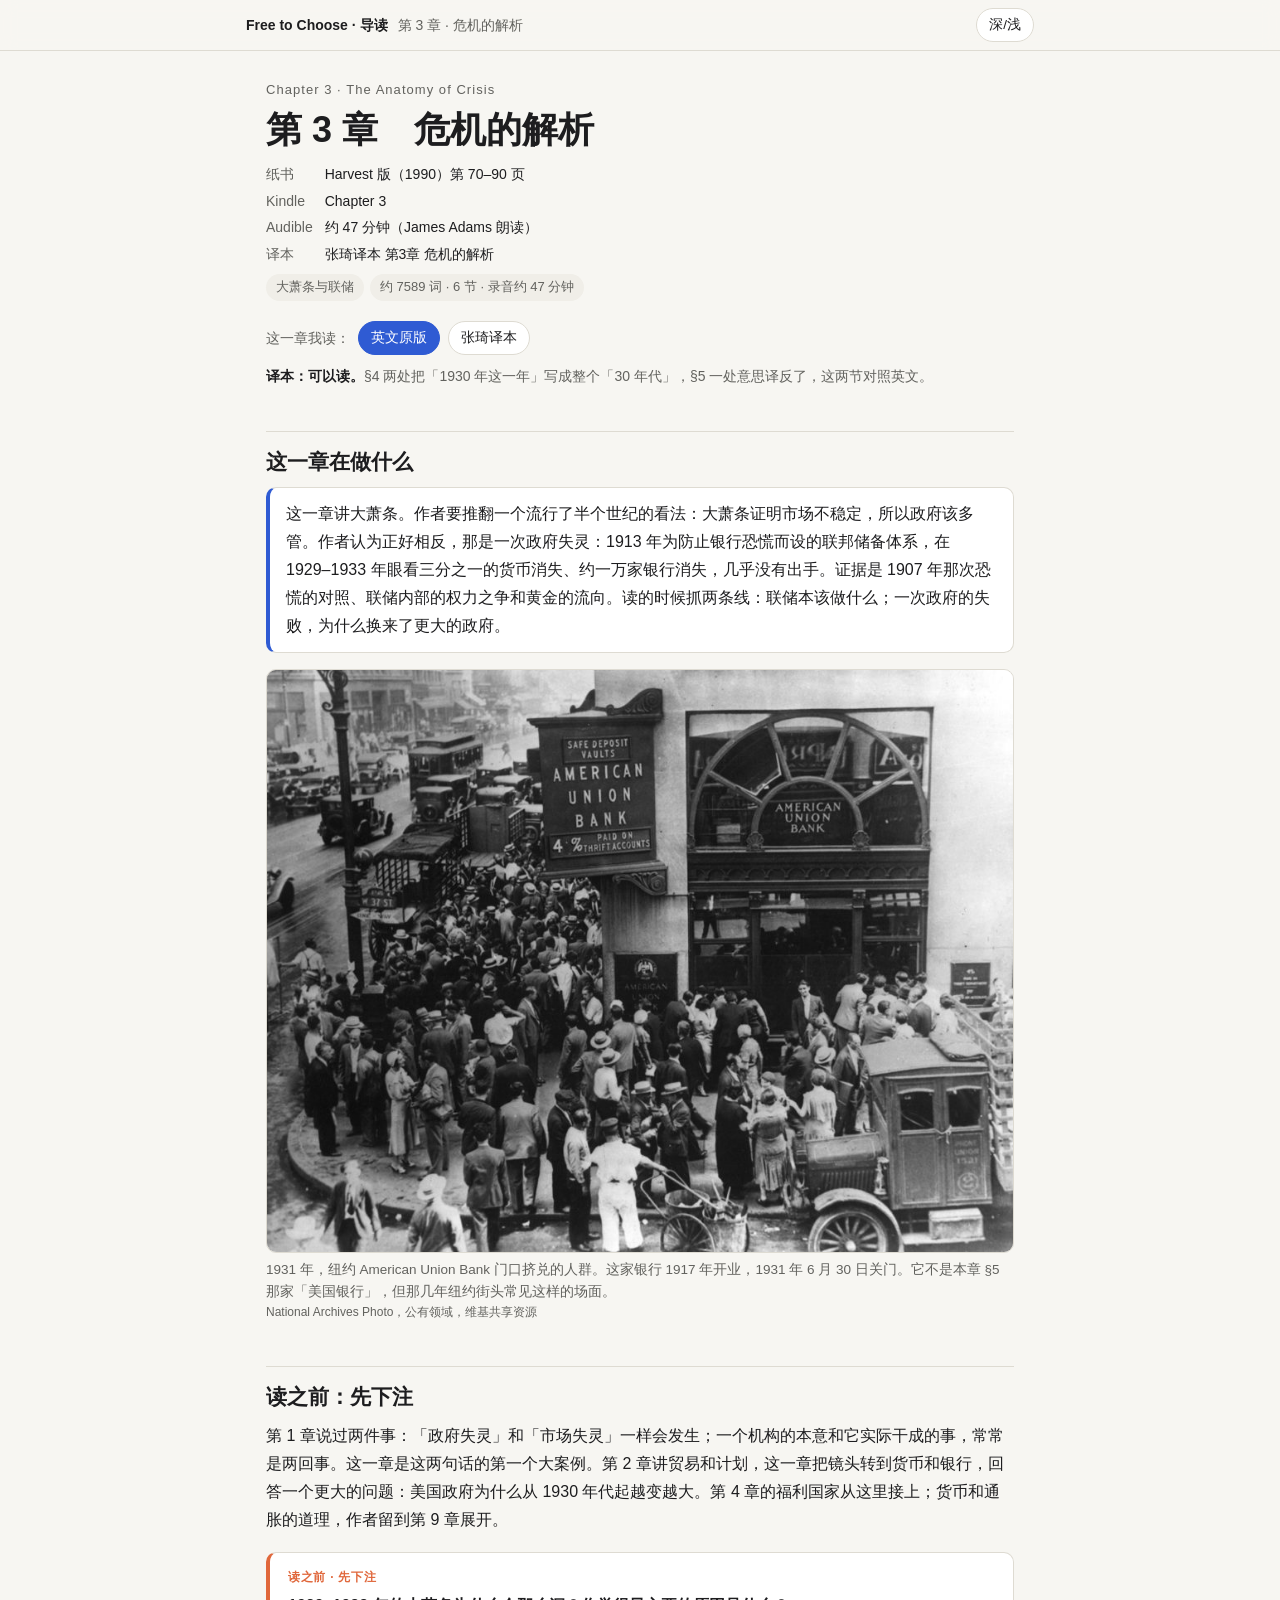
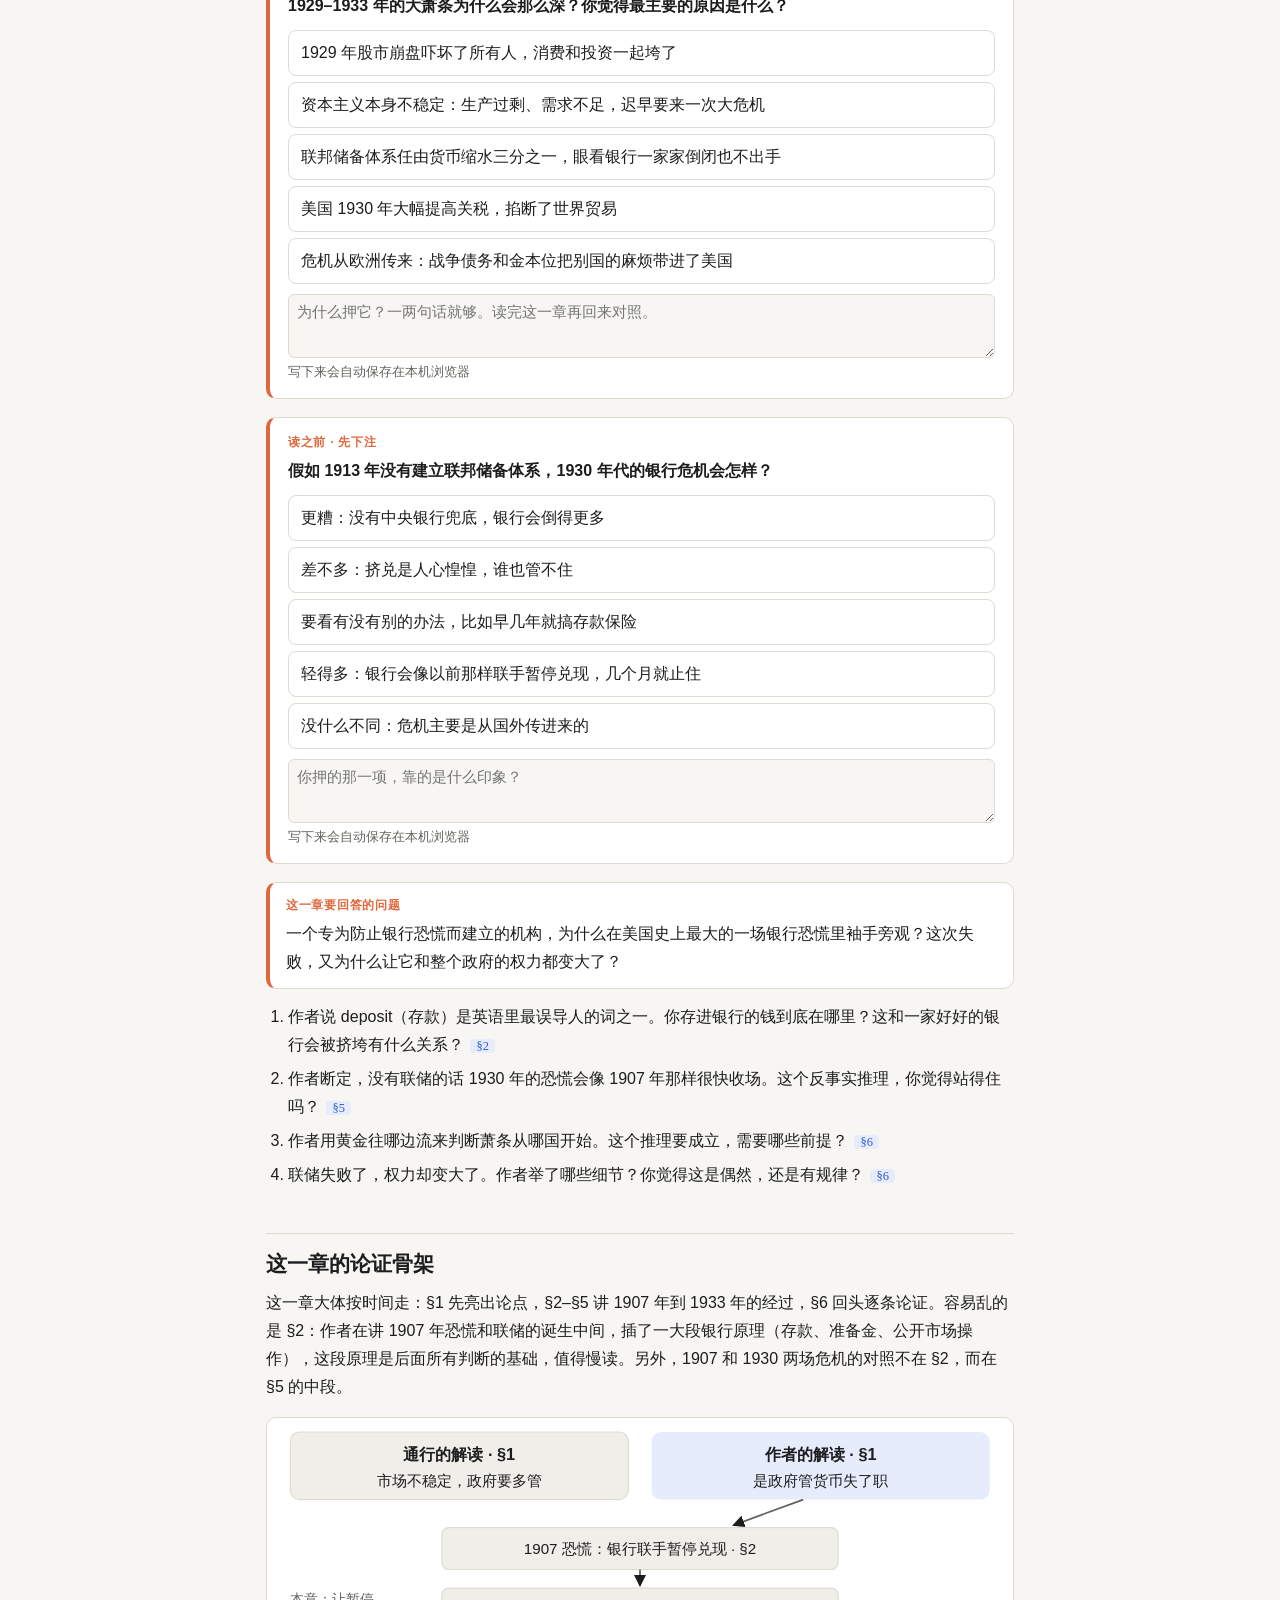
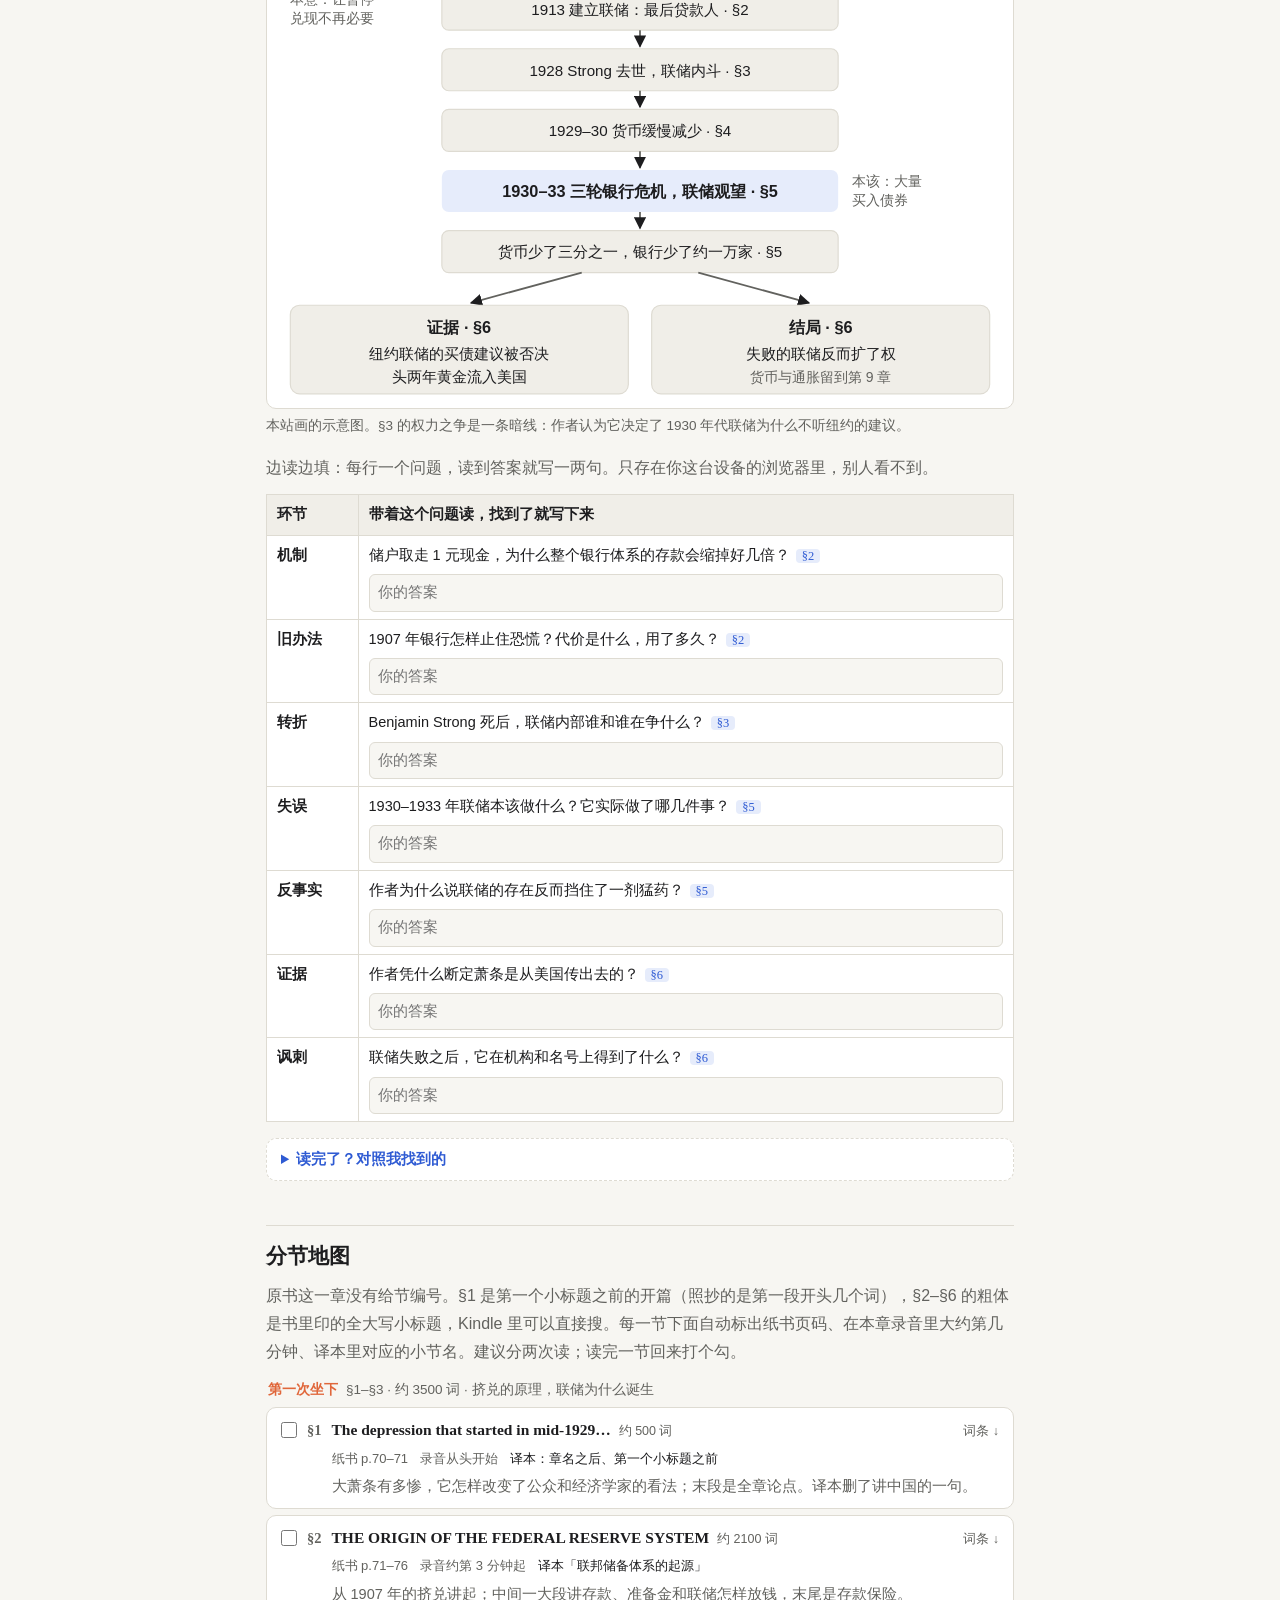
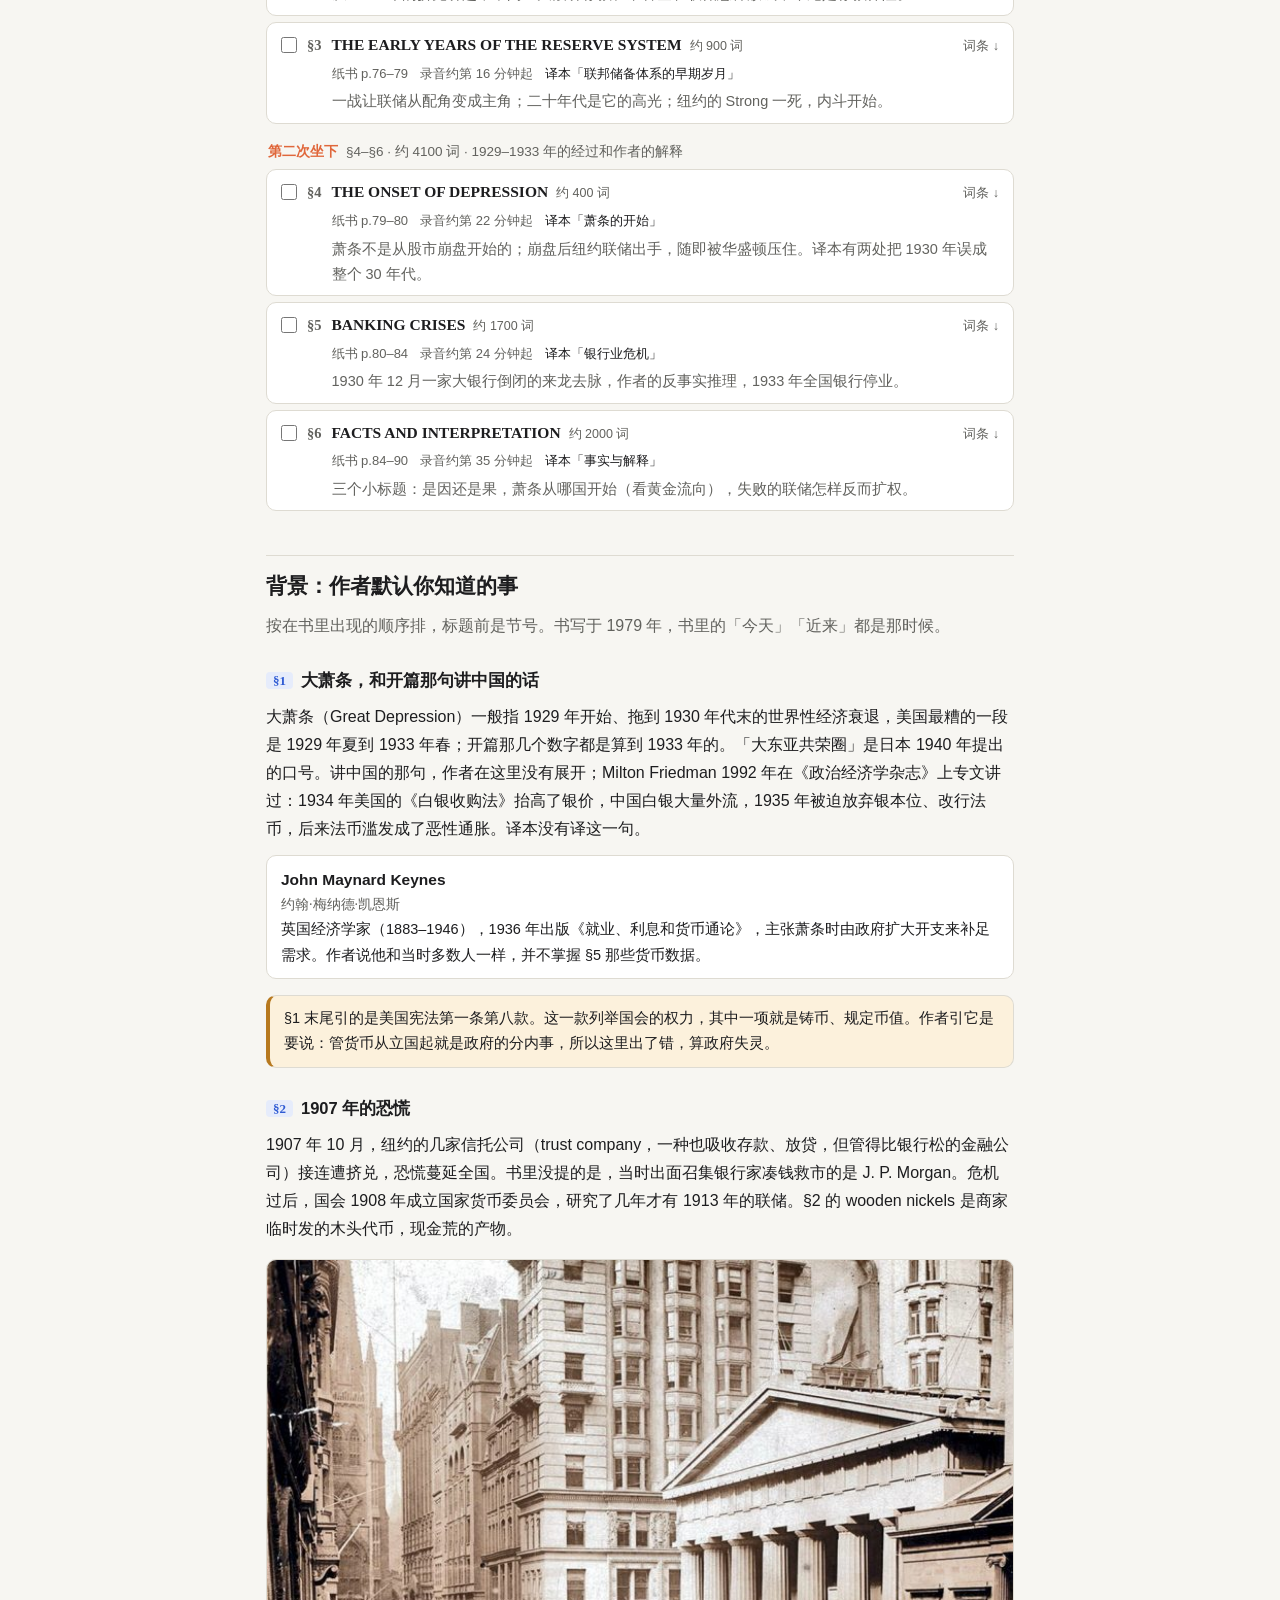
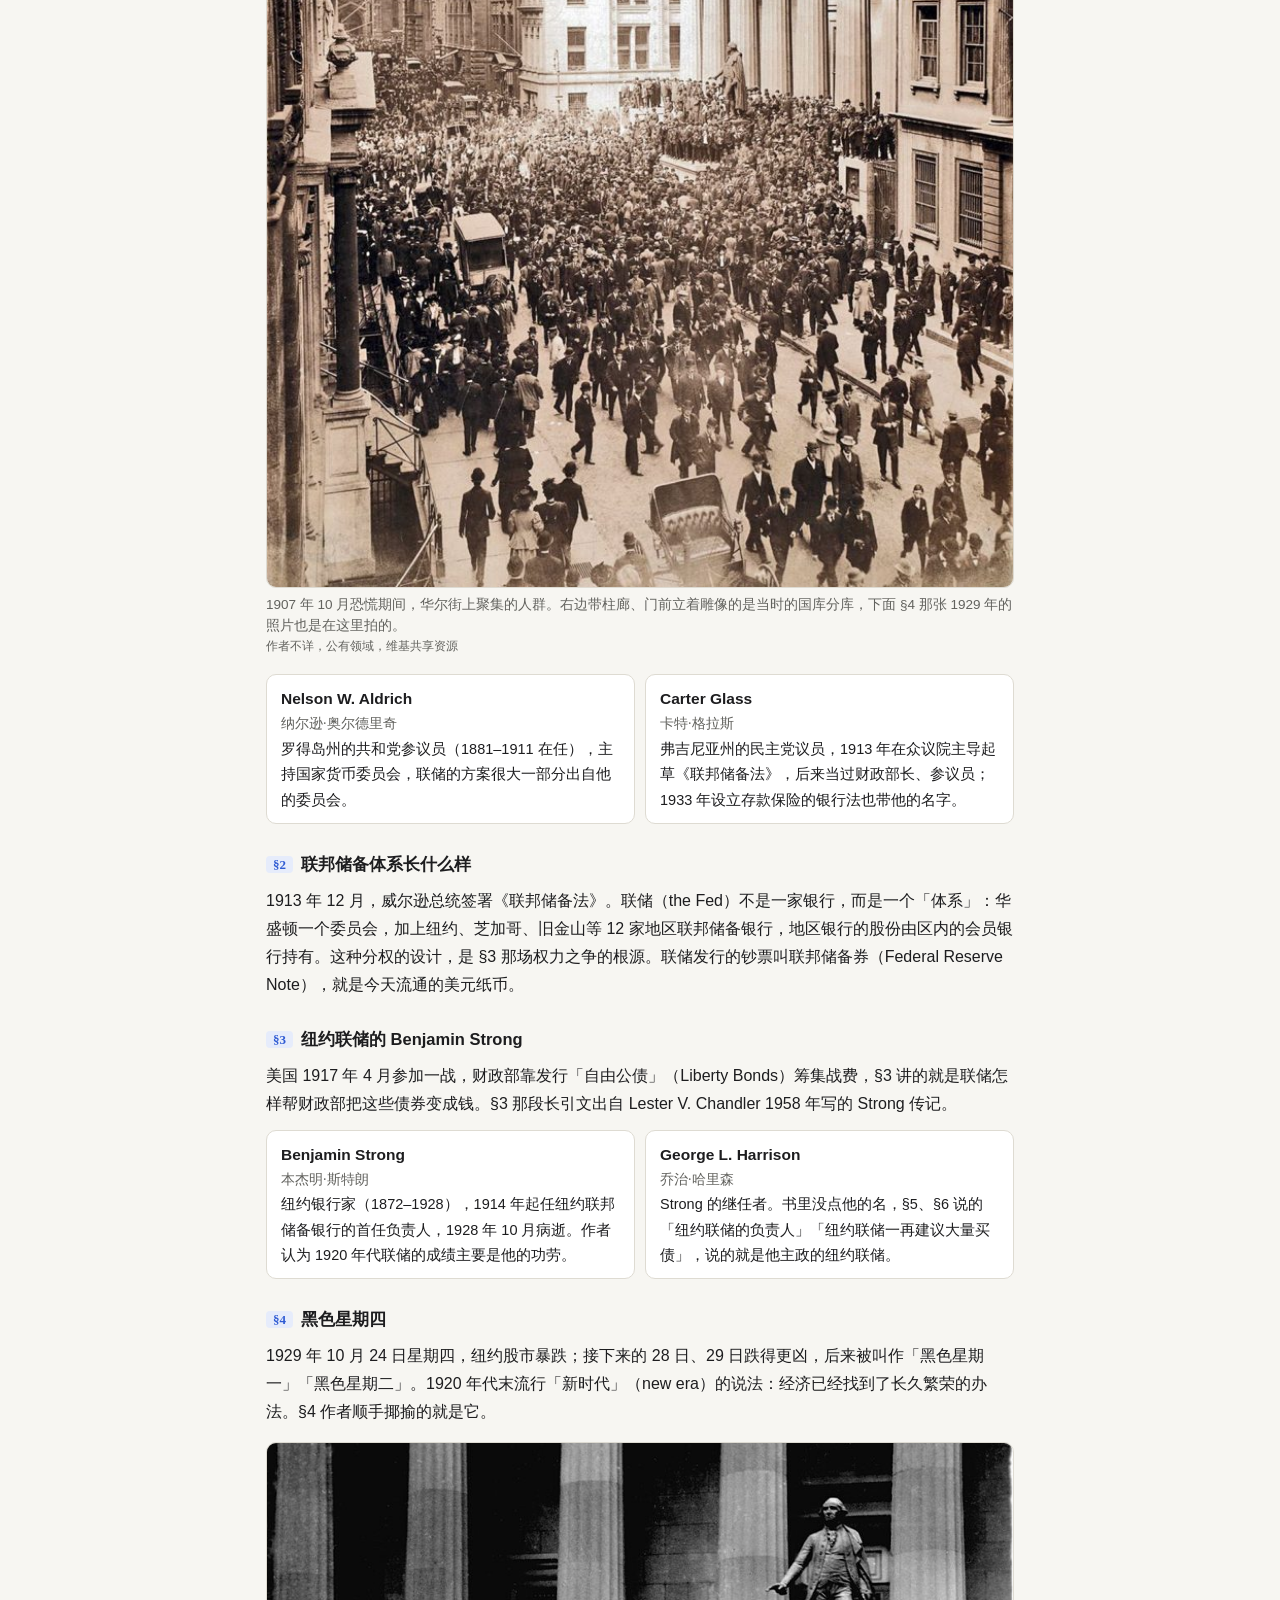
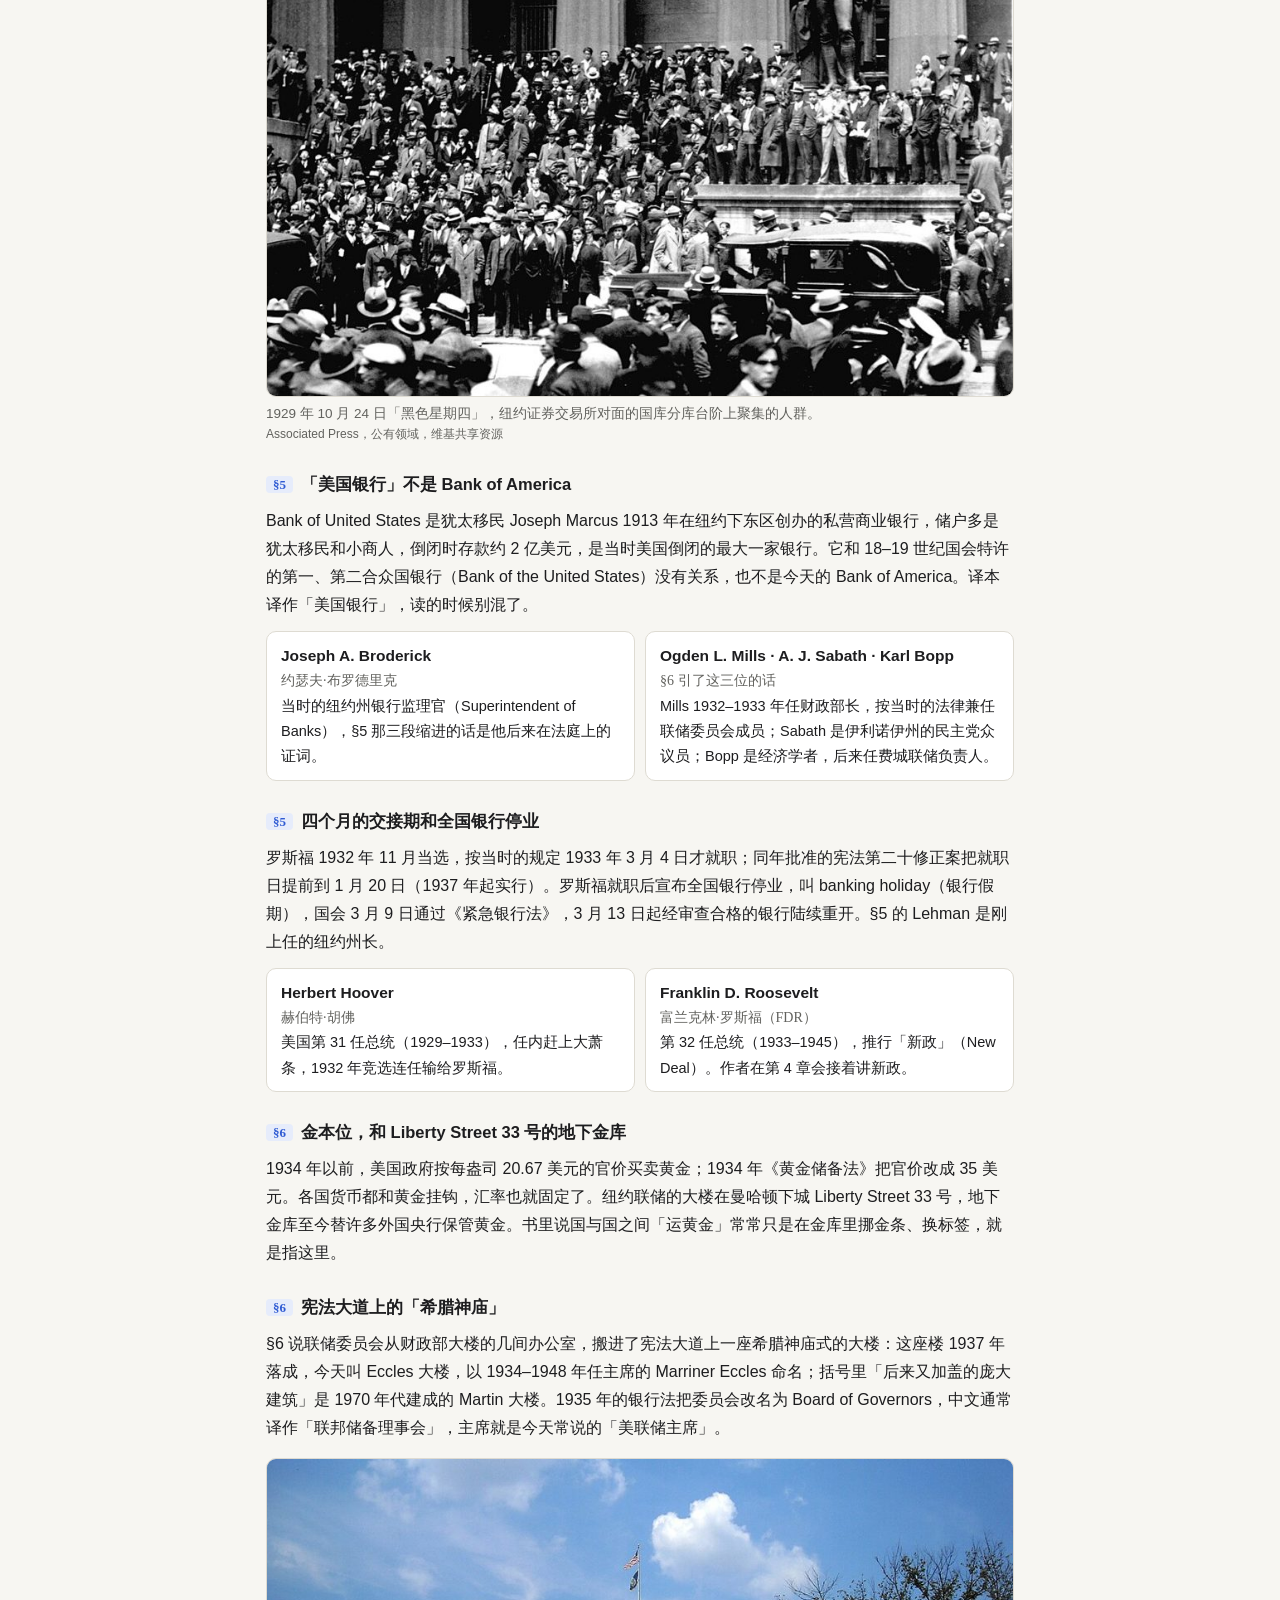
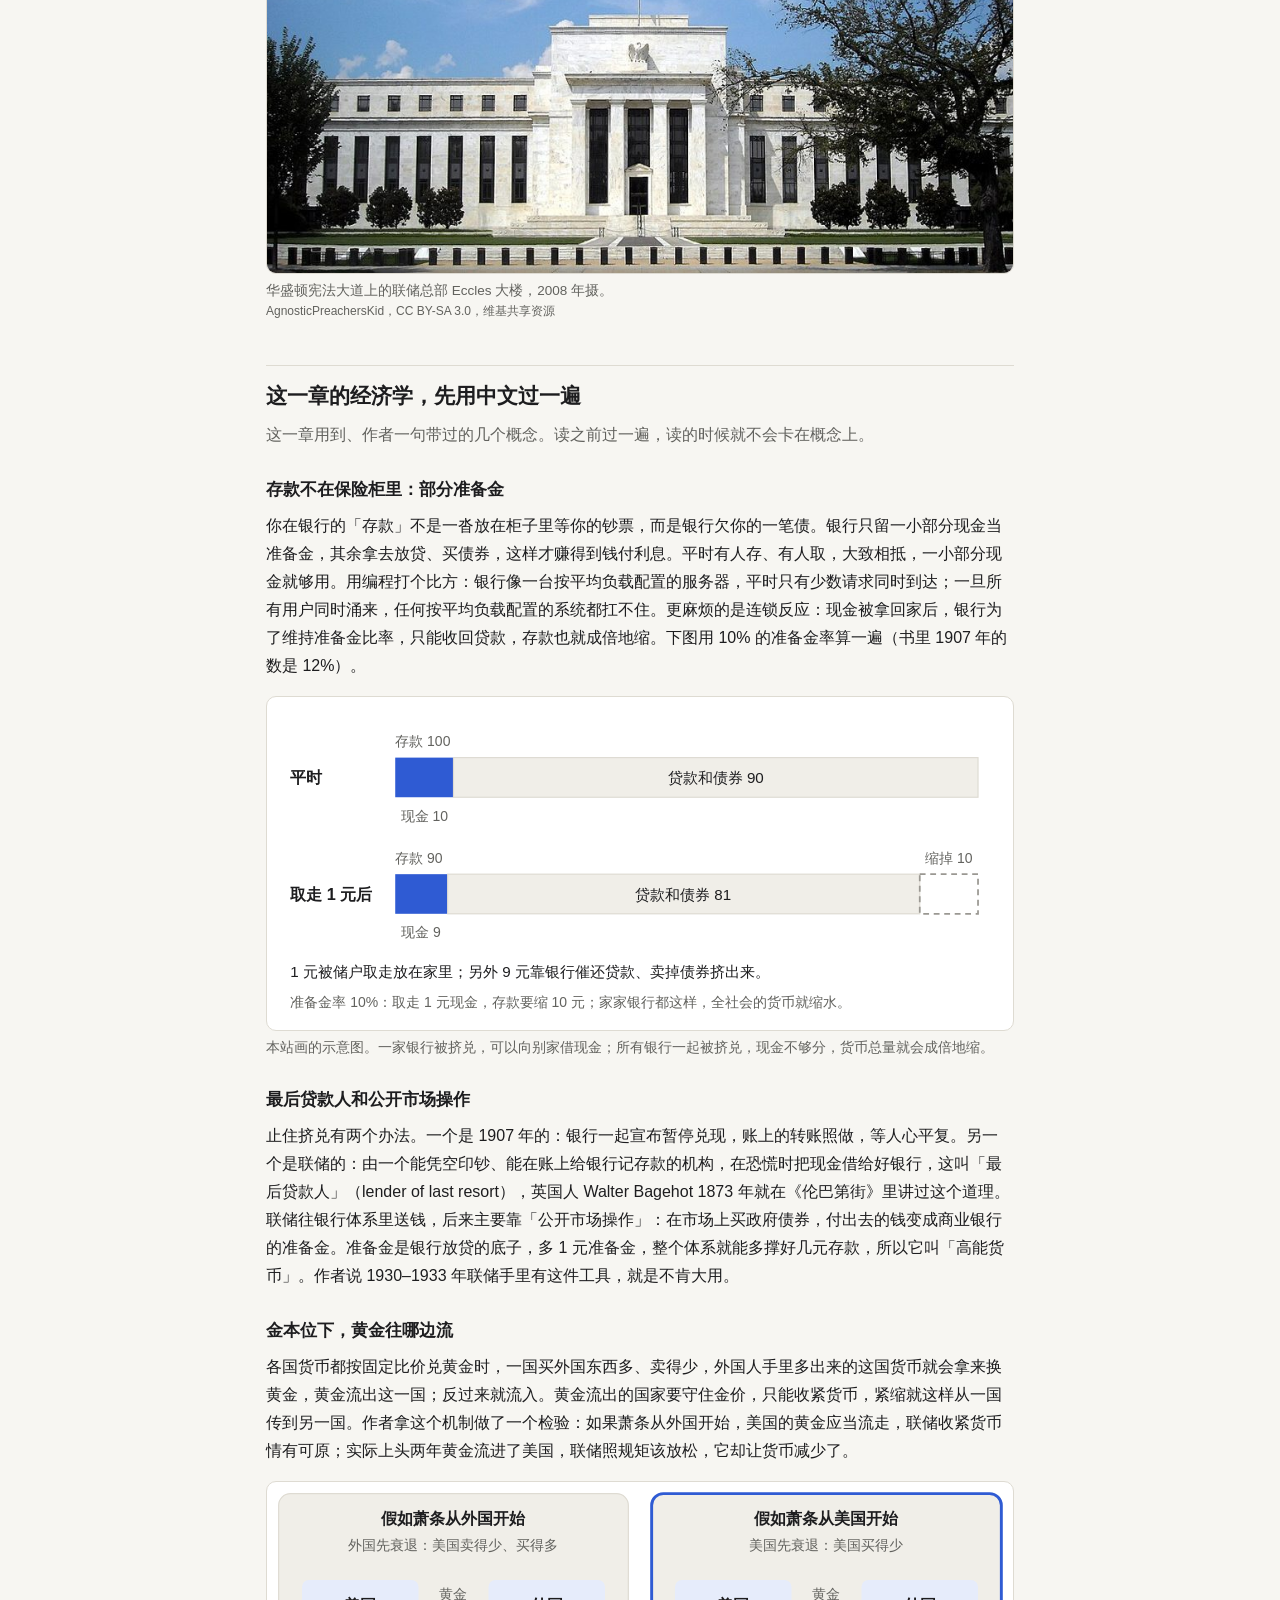
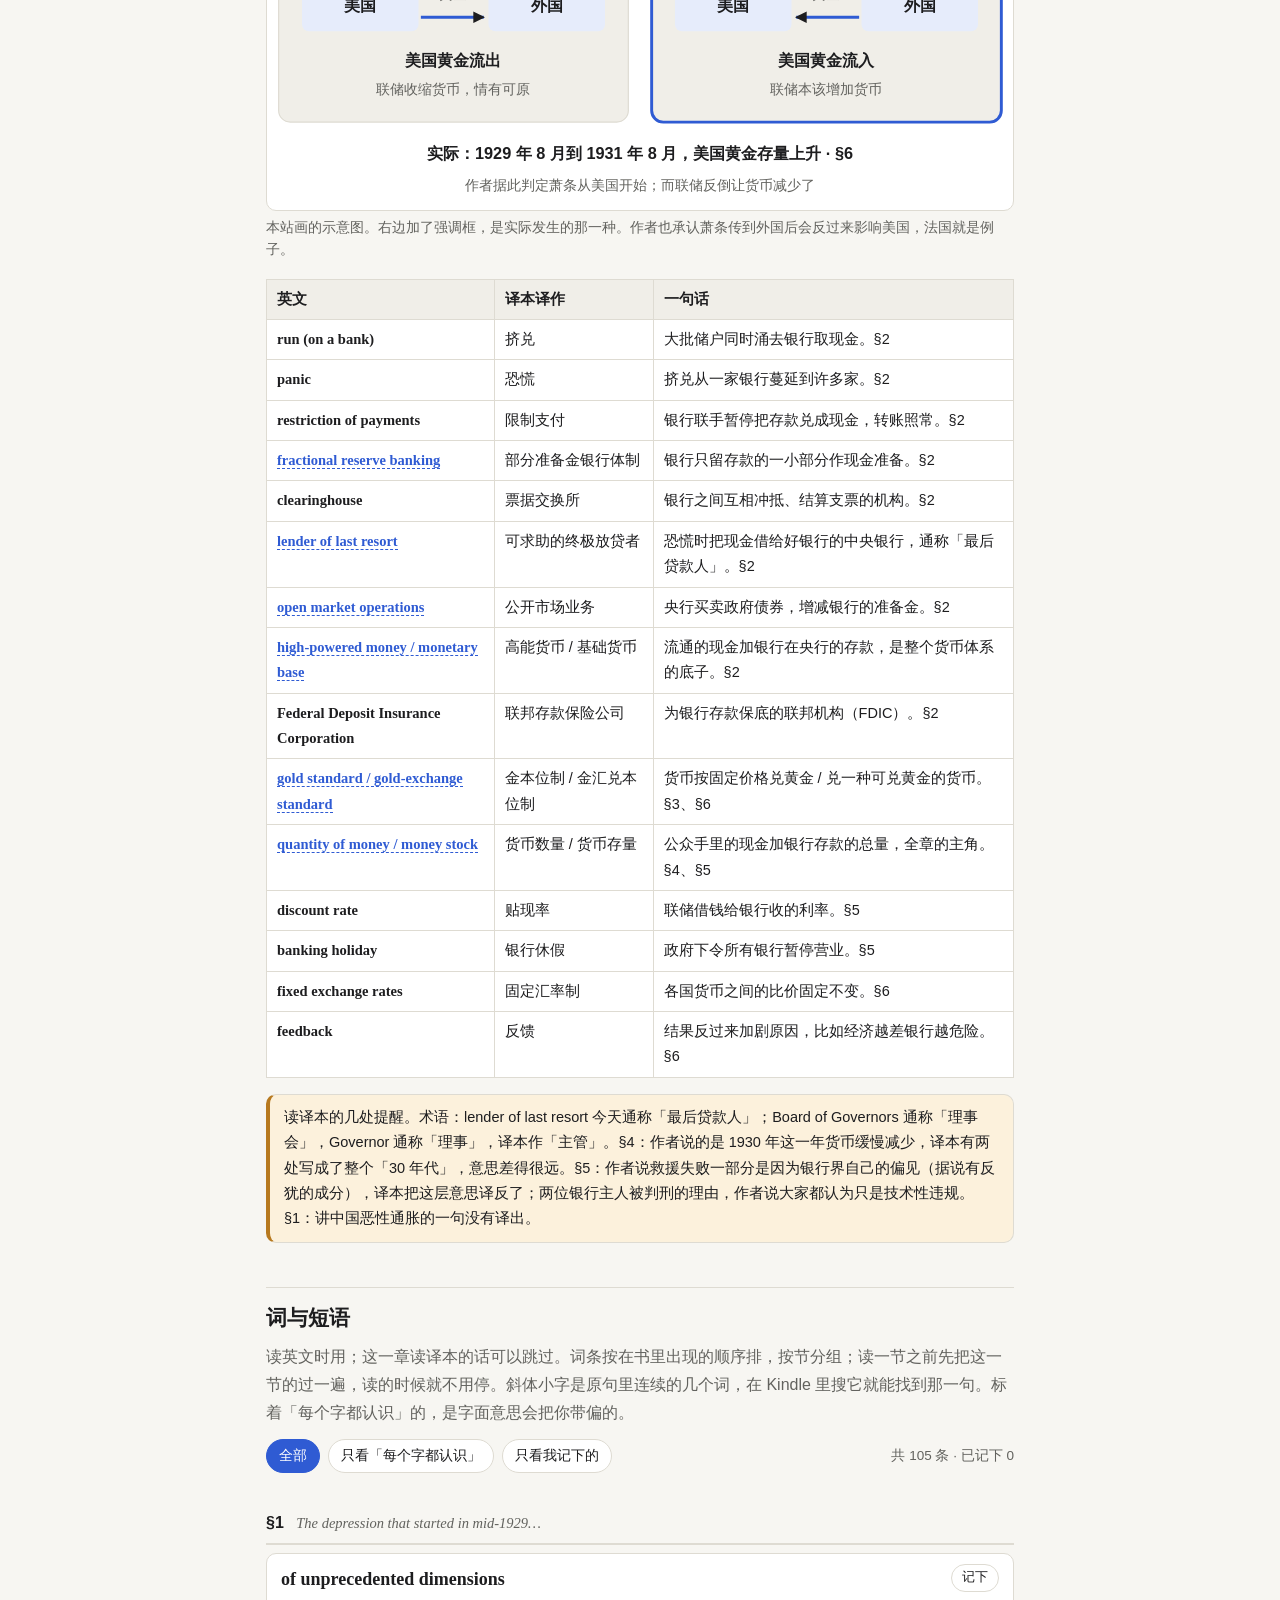
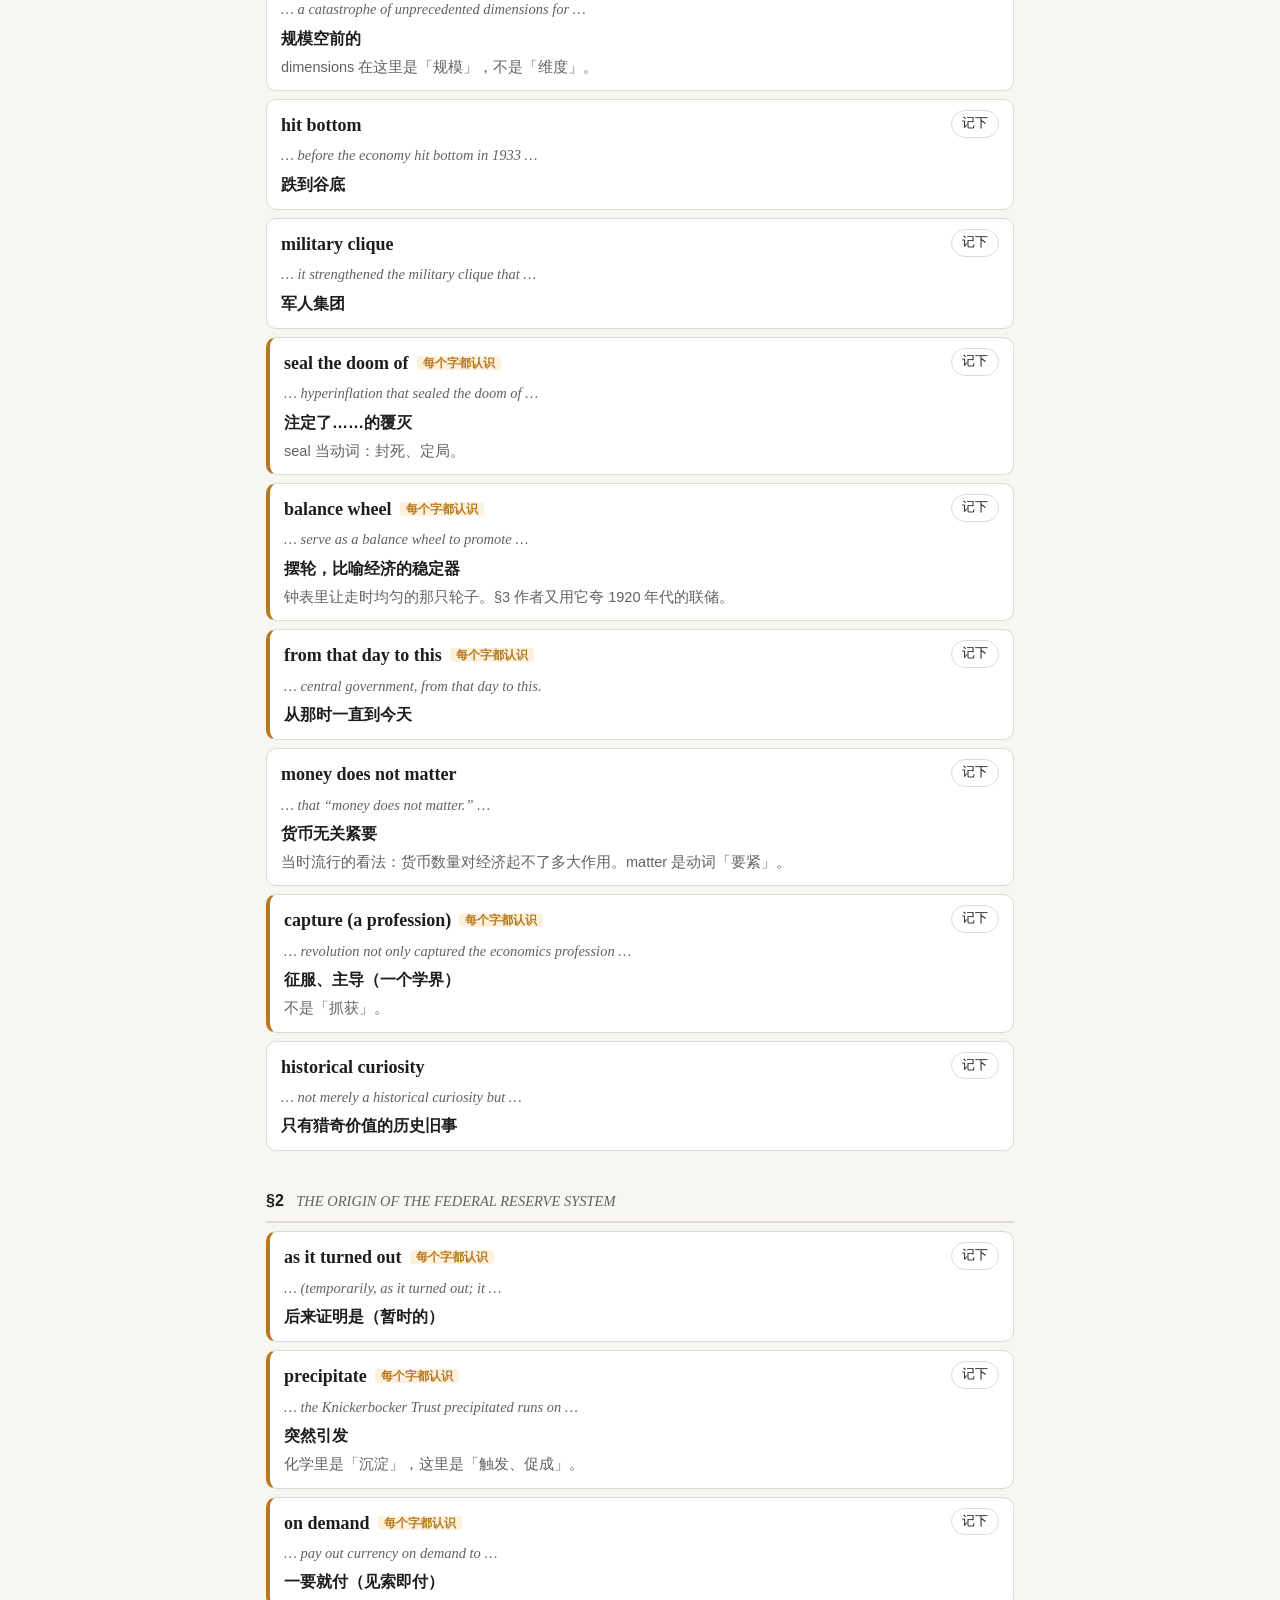
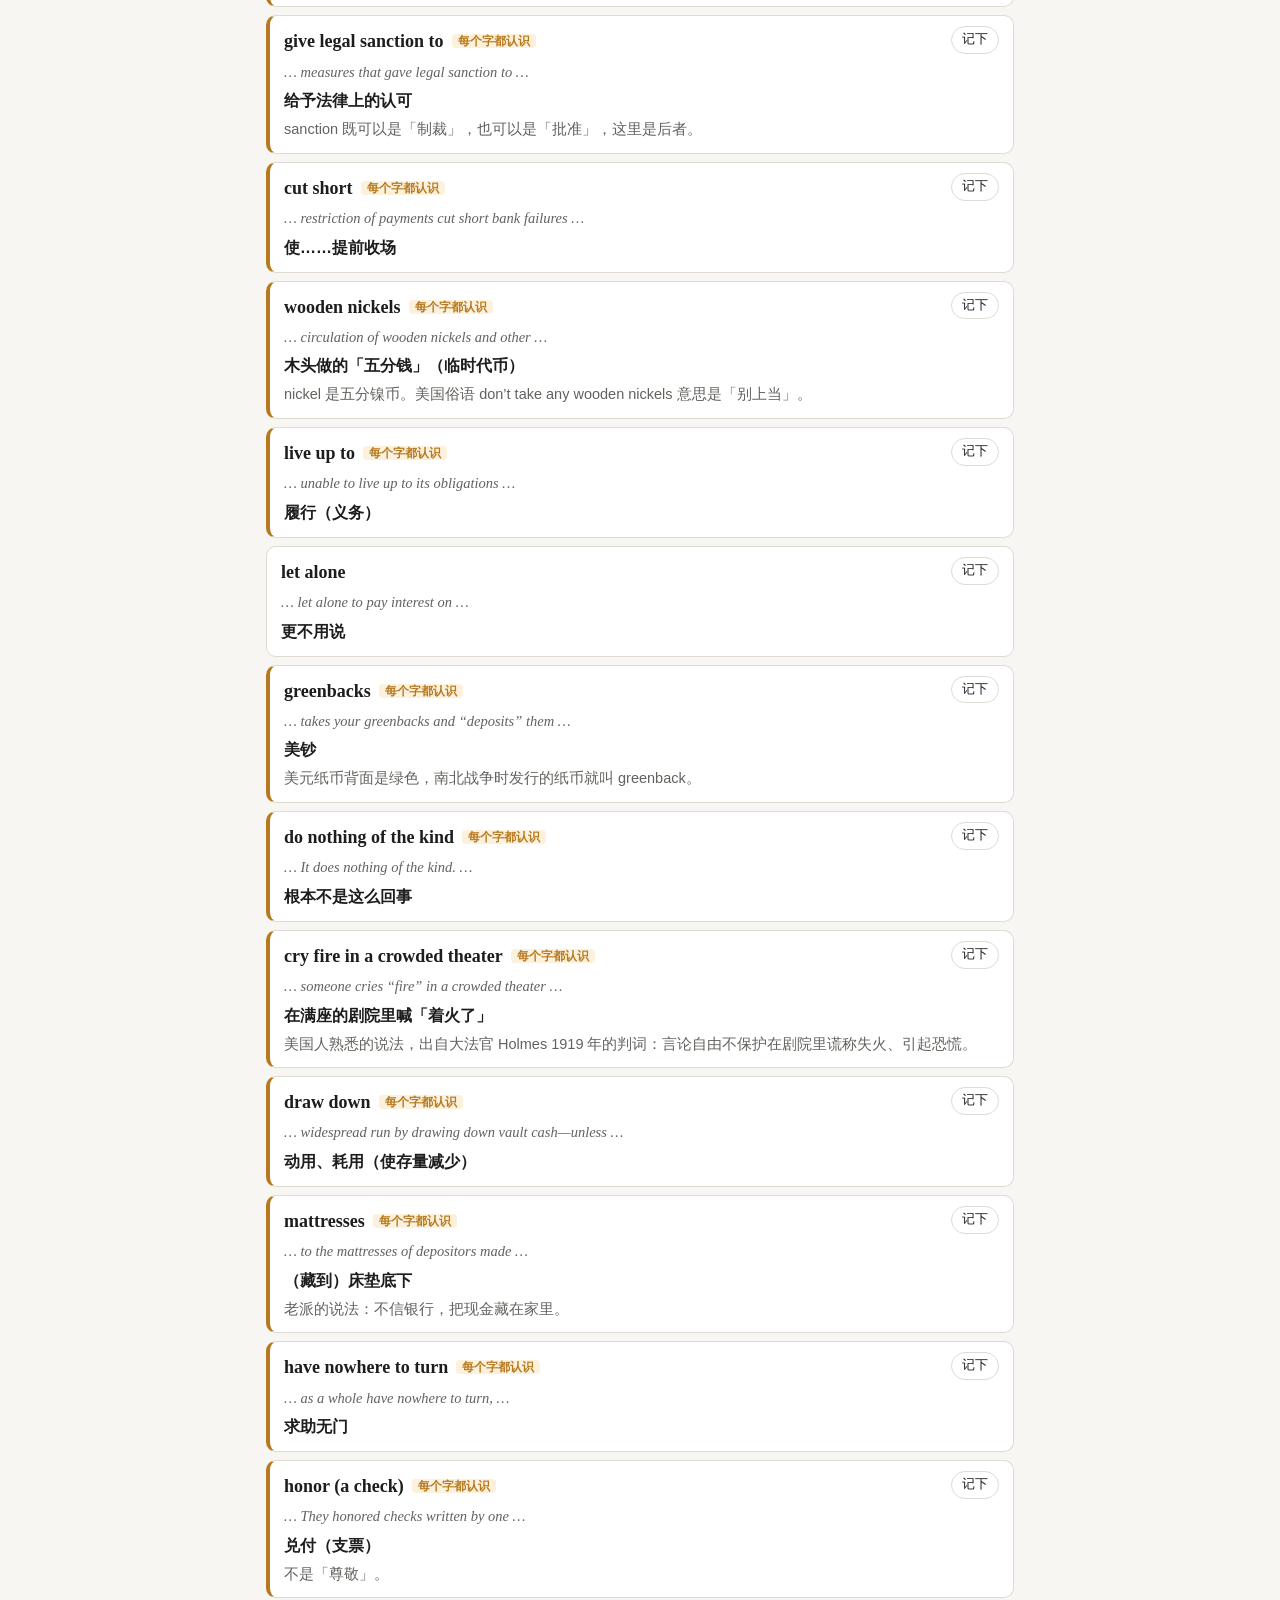
<file: chapters/03.html>
<!doctype html>
<html lang="zh-CN">
<head>
<meta charset="utf-8"><meta name="viewport" content="width=device-width, initial-scale=1">
<title>第 3 章 · 危机的解析 · Free to Choose 导读</title>
<link rel="stylesheet" href="../assets/style.css">
<script src="../assets/chapters.js"></script>
<script src="../assets/sections.js"></script>
<script src="../assets/fc.js"></script>
</head>
<body data-chapter="3">
<main>

<h2>这一章在做什么</h2>
<div class="gist"><p>这一章讲大萧条。作者要推翻一个流行了半个世纪的看法：大萧条证明市场不稳定，所以政府该多管。作者认为正好相反，那是一次政府失灵：1913 年为防止银行恐慌而设的联邦储备体系，在 1929–1933 年眼看三分之一的货币消失、约一万家银行消失，几乎没有出手。证据是 1907 年那次恐慌的对照、联储内部的权力之争和黄金的流向。读的时候抓两条线：联储本该做什么；一次政府的失败，为什么换来了更大的政府。</p></div>
<figure class="fig"><img src="../assets/img/03-bank-run.jpg" alt="黑白照片：纽约街角一家银行门口挤满了戴礼帽的男女，银行招牌上写着 American Union Bank 和储蓄账户付息 4%，右下角停着一辆老式货车" loading="lazy">
<figcaption>1931 年，纽约 American Union Bank 门口挤兑的人群。这家银行 1917 年开业，1931 年 6 月 30 日关门。它不是本章 §5 那家「美国银行」，但那几年纽约街头常见这样的场面。<span class="src">National Archives Photo，公有领域，维基共享资源</span></figcaption></figure>

<h2>读之前：先下注</h2>
<p>第 1 章说过两件事：「政府失灵」和「市场失灵」一样会发生；一个机构的本意和它实际干成的事，常常是两回事。这一章是这两句话的第一个大案例。第 2 章讲贸易和计划，这一章把镜头转到货币和银行，回答一个更大的问题：美国政府为什么从 1930 年代起越变越大。第 4 章的福利国家从这里接上；货币和通胀的道理，作者留到第 9 章展开。</p>
<div class="bet" data-key="03-a">
  <div class="q">1929–1933 年的大萧条为什么会那么深？你觉得最主要的原因是什么？</div>
  <div class="opts">
    <button>1929 年股市崩盘吓坏了所有人，消费和投资一起垮了</button>
    <button>资本主义本身不稳定：生产过剩、需求不足，迟早要来一次大危机</button>
    <button>联邦储备体系任由货币缩水三分之一，眼看银行一家家倒闭也不出手</button>
    <button>美国 1930 年大幅提高关税，掐断了世界贸易</button>
    <button>危机从欧洲传来：战争债务和金本位把别国的麻烦带进了美国</button>
  </div>
  <textarea class="note" data-key="03-a-bet" placeholder="为什么押它？一两句话就够。读完这一章再回来对照。"></textarea>
</div>
<div class="bet" data-key="03-b">
  <div class="q">假如 1913 年没有建立联邦储备体系，1930 年代的银行危机会怎样？</div>
  <div class="opts">
    <button>更糟：没有中央银行兜底，银行会倒得更多</button>
    <button>差不多：挤兑是人心惶惶，谁也管不住</button>
    <button>要看有没有别的办法，比如早几年就搞存款保险</button>
    <button>轻得多：银行会像以前那样联手暂停兑现，几个月就止住</button>
    <button>没什么不同：危机主要是从国外传进来的</button>
  </div>
  <textarea class="note" data-key="03-b-bet" placeholder="你押的那一项，靠的是什么印象？"></textarea>
</div>
<div class="crux"><p>一个专为防止银行恐慌而建立的机构，为什么在美国史上最大的一场银行恐慌里袖手旁观？这次失败，又为什么让它和整个政府的权力都变大了？</p></div>
<ol class="qs">
  <li>作者说 deposit（存款）是英语里最误导人的词之一。你存进银行的钱到底在哪里？这和一家好好的银行会被挤垮有什么关系？<span class="sec">§2</span></li>
  <li>作者断定，没有联储的话 1930 年的恐慌会像 1907 年那样很快收场。这个反事实推理，你觉得站得住吗？<span class="sec">§5</span></li>
  <li>作者用黄金往哪边流来判断萧条从哪国开始。这个推理要成立，需要哪些前提？<span class="sec">§6</span></li>
  <li>联储失败了，权力却变大了。作者举了哪些细节？你觉得这是偶然，还是有规律？<span class="sec">§6</span></li>
</ol>

<h2>这一章的论证骨架</h2>
<p>这一章大体按时间走：§1 先亮出论点，§2–§5 讲 1907 年到 1933 年的经过，§6 回头逐条论证。容易乱的是 §2：作者在讲 1907 年恐慌和联储的诞生中间，插了一大段银行原理（存款、准备金、公开市场操作），这段原理是后面所有判断的基础，值得慢读。另外，1907 和 1930 两场危机的对照不在 §2，而在 §5 的中段。</p>
<figure class="fig"><svg class="diagram" viewBox="0 0 640 506" role="img" aria-label="论证骨架：顶上是两种解读，通行的说法是市场不稳定、政府要多管，作者认为是政府管货币失职。中间一条时间链：1907 年恐慌银行联手暂停兑现；1913 年建立联储当最后贷款人；1928 年 Strong 去世、联储内斗；1929 到 1930 年货币缓慢减少；1930 到 1933 年三轮银行危机联储观望；结果货币少了三分之一、银行少了约一万家。底下两个框：证据是纽约联储的买债建议被否决、头两年黄金流入美国；结局是失败的联储反而扩权">
<defs><marker id="m03a" viewBox="0 0 10 10" refX="9" refY="5" markerWidth="7" markerHeight="7" orient="auto"><path d="M0,0 L10,5 L0,10 z" class="f-fg"/></marker></defs>
<rect x="20" y="12" width="290" height="58" rx="8" class="box"/>
<text x="165" y="36" text-anchor="middle" class="t-b">通行的解读 · §1</text>
<text x="165" y="58" text-anchor="middle">市场不稳定，政府要多管</text>
<rect x="330" y="12" width="290" height="58" rx="8" class="f-soft"/>
<text x="475" y="36" text-anchor="middle" class="t-b">作者的解读 · §1</text>
<text x="475" y="58" text-anchor="middle">是政府管货币失了职</text>
<line x1="460" y1="70" x2="400" y2="92" class="ln" marker-end="url(#m03a)"/>
<rect x="150" y="94" width="340" height="36" rx="6" class="box"/>
<text x="320" y="117" text-anchor="middle">1907 恐慌：银行联手暂停兑现 · §2</text>
<line x1="320" y1="130" x2="320" y2="144" class="ln" marker-end="url(#m03a)"/>
<rect x="150" y="146" width="340" height="36" rx="6" class="box"/>
<text x="320" y="169" text-anchor="middle">1913 建立联储：最后贷款人 · §2</text>
<text x="20" y="160" class="t-m">本意：让暂停</text>
<text x="20" y="176" class="t-m">兑现不再必要</text>
<line x1="320" y1="182" x2="320" y2="196" class="ln" marker-end="url(#m03a)"/>
<rect x="150" y="198" width="340" height="36" rx="6" class="box"/>
<text x="320" y="221" text-anchor="middle">1928 Strong 去世，联储内斗 · §3</text>
<line x1="320" y1="234" x2="320" y2="248" class="ln" marker-end="url(#m03a)"/>
<rect x="150" y="250" width="340" height="36" rx="6" class="box"/>
<text x="320" y="273" text-anchor="middle">1929–30 货币缓慢减少 · §4</text>
<line x1="320" y1="286" x2="320" y2="300" class="ln" marker-end="url(#m03a)"/>
<rect x="150" y="302" width="340" height="36" rx="6" class="f-soft"/>
<text x="320" y="325" text-anchor="middle" class="t-b">1930–33 三轮银行危机，联储观望 · §5</text>
<text x="502" y="316" class="t-m">本该：大量</text>
<text x="502" y="332" class="t-m">买入债券</text>
<line x1="320" y1="338" x2="320" y2="352" class="ln" marker-end="url(#m03a)"/>
<rect x="150" y="354" width="340" height="36" rx="6" class="box"/>
<text x="320" y="377" text-anchor="middle">货币少了三分之一，银行少了约一万家 · §5</text>
<line x1="270" y1="390" x2="175" y2="416" class="ln" marker-end="url(#m03a)"/>
<line x1="370" y1="390" x2="465" y2="416" class="ln" marker-end="url(#m03a)"/>
<rect x="20" y="418" width="290" height="76" rx="8" class="box"/>
<text x="165" y="442" text-anchor="middle" class="t-b">证据 · §6</text>
<text x="165" y="464" text-anchor="middle">纽约联储的买债建议被否决</text>
<text x="165" y="484" text-anchor="middle">头两年黄金流入美国</text>
<rect x="330" y="418" width="290" height="76" rx="8" class="box"/>
<text x="475" y="442" text-anchor="middle" class="t-b">结局 · §6</text>
<text x="475" y="464" text-anchor="middle">失败的联储反而扩了权</text>
<text x="475" y="484" text-anchor="middle" class="t-m">货币与通胀留到第 9 章</text>
</svg>
<figcaption>本站画的示意图。§3 的权力之争是一条暗线：作者认为它决定了 1930 年代联储为什么不听纽约的建议。</figcaption></figure>
<p class="lede">边读边填：每行一个问题，读到答案就写一两句。只存在你这台设备的浏览器里，别人看不到。</p>
<div class="table-wrap"><table class="findit">
  <tr><th>环节</th><th>带着这个问题读，找到了就写下来</th></tr>
  <tr><td>机制</td><td><p class="q">储户取走 1 元现金，为什么整个银行体系的存款会缩掉好几倍？<span class="sec">§2</span></p><input class="note" data-key="03-f1" aria-label="机制：你的答案" placeholder="你的答案"></td></tr>
  <tr><td>旧办法</td><td><p class="q">1907 年银行怎样止住恐慌？代价是什么，用了多久？<span class="sec">§2</span></p><input class="note" data-key="03-f2" aria-label="旧办法：你的答案" placeholder="你的答案"></td></tr>
  <tr><td>转折</td><td><p class="q">Benjamin Strong 死后，联储内部谁和谁在争什么？<span class="sec">§3</span></p><input class="note" data-key="03-f3" aria-label="转折：你的答案" placeholder="你的答案"></td></tr>
  <tr><td>失误</td><td><p class="q">1930–1933 年联储本该做什么？它实际做了哪几件事？<span class="sec">§5</span></p><input class="note" data-key="03-f4" aria-label="失误：你的答案" placeholder="你的答案"></td></tr>
  <tr><td>反事实</td><td><p class="q">作者为什么说联储的存在反而挡住了一剂猛药？<span class="sec">§5</span></p><input class="note" data-key="03-f5" aria-label="反事实：你的答案" placeholder="你的答案"></td></tr>
  <tr><td>证据</td><td><p class="q">作者凭什么断定萧条是从美国传出去的？<span class="sec">§6</span></p><input class="note" data-key="03-f6" aria-label="证据：你的答案" placeholder="你的答案"></td></tr>
  <tr><td>讽刺</td><td><p class="q">联储失败之后，它在机构和名号上得到了什么？<span class="sec">§6</span></p><input class="note" data-key="03-f7" aria-label="讽刺：你的答案" placeholder="你的答案"></td></tr>
</table></div>
<details class="reveal"><summary>读完了？对照我找到的</summary><ul>
  <li>机制：准备金只有存款的一小部分（1907 年是 12%），现金被拿回家后，银行要维持比率只能收缩贷款，存款跟着缩。</li>
  <li>旧办法：银行联手「限制支付」，转账照做、现金不兑；现金短缺到要 104 元存款换 100 元现金；整个衰退 13 个月。</li>
  <li>转折：华盛顿的联储委员会要夺纽约联储的领导权，其他地区银行也不服纽约，体系陷入犹豫和僵局。</li>
  <li>失误：本该大规模公开市场买债；实际上小打小闹，1931 年 9 月还猛提贴现率，1932 年买了一阵，国会一休会就停。</li>
  <li>反事实：有了联储，大银行以为出事可以找它借钱，大家也觉得老办法不必要了，于是没人再联手暂停兑现。</li>
  <li>证据：1929 年 8 月到 1931 年 8 月美国黄金存量上升；萧条若从外国开始，黄金应当流出。</li>
  <li>讽刺：委员会完全压倒地区银行；搬进宪法大道的新楼；1935 年改名，委员个个成了 Governor。</li>
</ul></details>

<h2>分节地图</h2>
<p class="lede">原书这一章没有给节编号。§1 是第一个小标题之前的开篇（照抄的是第一段开头几个词），§2–§6 的粗体是书里印的全大写小标题，Kindle 里可以直接搜。每一节下面自动标出纸书页码、在本章录音里大约第几分钟、译本里对应的小节名。建议分两次读；读完一节回来打个勾。</p>
<ol class="secmap">
  <li class="sit">第一次坐下<span>§1–§3 · 约 3500 词 · 挤兑的原理，联储为什么诞生</span></li>
  <li data-sec="1"><b>The depression that started in mid-1929…<span class="w">约 500 词</span></b><span class="what">大萧条有多惨，它怎样改变了公众和经济学家的看法；末段是全章论点。译本删了讲中国的一句。</span></li>
  <li data-sec="2"><b>THE ORIGIN OF THE FEDERAL RESERVE SYSTEM<span class="w">约 2100 词</span></b><span class="what">从 1907 年的挤兑讲起；中间一大段讲存款、准备金和联储怎样放钱，末尾是存款保险。</span></li>
  <li data-sec="3"><b>THE EARLY YEARS OF THE RESERVE SYSTEM<span class="w">约 900 词</span></b><span class="what">一战让联储从配角变成主角；二十年代是它的高光；纽约的 Strong 一死，内斗开始。</span></li>
  <li class="sit">第二次坐下<span>§4–§6 · 约 4100 词 · 1929–1933 年的经过和作者的解释</span></li>
  <li data-sec="4"><b>THE ONSET OF DEPRESSION<span class="w">约 400 词</span></b><span class="what">萧条不是从股市崩盘开始的；崩盘后纽约联储出手，随即被华盛顿压住。译本有两处把 1930 年误成整个 30 年代。</span></li>
  <li data-sec="5"><b>BANKING CRISES<span class="w">约 1700 词</span></b><span class="what">1930 年 12 月一家大银行倒闭的来龙去脉，作者的反事实推理，1933 年全国银行停业。</span></li>
  <li data-sec="6"><b>FACTS AND INTERPRETATION<span class="w">约 2000 词</span></b><span class="what">三个小标题：是因还是果，萧条从哪国开始（看黄金流向），失败的联储怎样反而扩权。</span></li>
</ol>

<h2>背景：作者默认你知道的事</h2>
<p class="lede">按在书里出现的顺序排，标题前是节号。书写于 1979 年，书里的「今天」「近来」都是那时候。</p>

<h3><span class="sec">§1</span>大萧条，和开篇那句讲中国的话</h3>
<p>大萧条（Great Depression）一般指 1929 年开始、拖到 1930 年代末的世界性经济衰退，美国最糟的一段是 1929 年夏到 1933 年春；开篇那几个数字都是算到 1933 年的。「大东亚共荣圈」是日本 1940 年提出的口号。讲中国的那句，作者在这里没有展开；Milton Friedman 1992 年在《政治经济学杂志》上专文讲过：1934 年美国的《白银收购法》抬高了银价，中国白银大量外流，1935 年被迫放弃银本位、改行法币，后来法币滥发成了恶性通胀。译本没有译这一句。</p>
<div class="who">
  <div><b>John Maynard Keynes</b><span class="en">约翰·梅纳德·凯恩斯</span>英国经济学家（1883–1946），1936 年出版《就业、利息和货币通论》，主张萧条时由政府扩大开支来补足需求。作者说他和当时多数人一样，并不掌握 §5 那些货币数据。</div>
</div>
<div class="tip"><p>§1 末尾引的是美国宪法第一条第八款。这一款列举国会的权力，其中一项就是铸币、规定币值。作者引它是要说：管货币从立国起就是政府的分内事，所以这里出了错，算政府失灵。</p></div>

<h3><span class="sec">§2</span>1907 年的恐慌</h3>
<p>1907 年 10 月，纽约的几家信托公司（trust company，一种也吸收存款、放贷，但管得比银行松的金融公司）接连遭挤兑，恐慌蔓延全国。书里没提的是，当时出面召集银行家凑钱救市的是 J. P. Morgan。危机过后，国会 1908 年成立国家货币委员会，研究了几年才有 1913 年的联储。§2 的 wooden nickels 是商家临时发的木头代币，现金荒的产物。</p>
<figure class="fig"><img src="../assets/img/03-panic-1907.jpg" alt="老照片：华尔街上人山人海，几乎全是穿深色外套、戴礼帽的男子，右边一座带柱廊的古典建筑前立着一尊雕像，远处是高楼和一座教堂尖塔" loading="lazy">
<figcaption>1907 年 10 月恐慌期间，华尔街上聚集的人群。右边带柱廊、门前立着雕像的是当时的国库分库，下面 §4 那张 1929 年的照片也是在这里拍的。<span class="src">作者不详，公有领域，维基共享资源</span></figcaption></figure>
<div class="who">
  <div><b>Nelson W. Aldrich</b><span class="en">纳尔逊·奥尔德里奇</span>罗得岛州的共和党参议员（1881–1911 在任），主持国家货币委员会，联储的方案很大一部分出自他的委员会。</div>
  <div><b>Carter Glass</b><span class="en">卡特·格拉斯</span>弗吉尼亚州的民主党议员，1913 年在众议院主导起草《联邦储备法》，后来当过财政部长、参议员；1933 年设立存款保险的银行法也带他的名字。</div>
</div>

<h3><span class="sec">§2</span>联邦储备体系长什么样</h3>
<p>1913 年 12 月，威尔逊总统签署《联邦储备法》。联储（the Fed）不是一家银行，而是一个「体系」：华盛顿一个委员会，加上纽约、芝加哥、旧金山等 12 家地区联邦储备银行，地区银行的股份由区内的会员银行持有。这种分权的设计，是 §3 那场权力之争的根源。联储发行的钞票叫联邦储备券（Federal Reserve Note），就是今天流通的美元纸币。</p>

<h3><span class="sec">§3</span>纽约联储的 Benjamin Strong</h3>
<p>美国 1917 年 4 月参加一战，财政部靠发行「自由公债」（Liberty Bonds）筹集战费，§3 讲的就是联储怎样帮财政部把这些债券变成钱。§3 那段长引文出自 Lester V. Chandler 1958 年写的 Strong 传记。</p>
<div class="who">
  <div><b>Benjamin Strong</b><span class="en">本杰明·斯特朗</span>纽约银行家（1872–1928），1914 年起任纽约联邦储备银行的首任负责人，1928 年 10 月病逝。作者认为 1920 年代联储的成绩主要是他的功劳。</div>
  <div><b>George L. Harrison</b><span class="en">乔治·哈里森</span>Strong 的继任者。书里没点他的名，§5、§6 说的「纽约联储的负责人」「纽约联储一再建议大量买债」，说的就是他主政的纽约联储。</div>
</div>

<h3><span class="sec">§4</span>黑色星期四</h3>
<p>1929 年 10 月 24 日星期四，纽约股市暴跌；接下来的 28 日、29 日跌得更凶，后来被叫作「黑色星期一」「黑色星期二」。1920 年代末流行「新时代」（new era）的说法：经济已经找到了长久繁荣的办法。§4 作者顺手揶揄的就是它。</p>
<figure class="fig"><img src="../assets/img/03-black-thursday.jpg" alt="黑白照片：一座带粗大石柱的建筑台阶上站满了戴帽子的男人，右侧台座上立着一尊伸出右手的人像，前景街上也挤满了人和一辆老式汽车" loading="lazy">
<figcaption>1929 年 10 月 24 日「黑色星期四」，纽约证券交易所对面的国库分库台阶上聚集的人群。<span class="src">Associated Press，公有领域，维基共享资源</span></figcaption></figure>

<h3><span class="sec">§5</span>「美国银行」不是 Bank of America</h3>
<p>Bank of United States 是犹太移民 Joseph Marcus 1913 年在纽约下东区创办的私营商业银行，储户多是犹太移民和小商人，倒闭时存款约 2 亿美元，是当时美国倒闭的最大一家银行。它和 18–19 世纪国会特许的第一、第二合众国银行（Bank of the United States）没有关系，也不是今天的 Bank of America。译本译作「美国银行」，读的时候别混了。</p>
<div class="who">
  <div><b>Joseph A. Broderick</b><span class="en">约瑟夫·布罗德里克</span>当时的纽约州银行监理官（Superintendent of Banks），§5 那三段缩进的话是他后来在法庭上的证词。</div>
  <div><b>Ogden L. Mills · A. J. Sabath · Karl Bopp</b><span class="en">§6 引了这三位的话</span>Mills 1932–1933 年任财政部长，按当时的法律兼任联储委员会成员；Sabath 是伊利诺伊州的民主党众议员；Bopp 是经济学者，后来任费城联储负责人。</div>
</div>

<h3><span class="sec">§5</span>四个月的交接期和全国银行停业</h3>
<p>罗斯福 1932 年 11 月当选，按当时的规定 1933 年 3 月 4 日才就职；同年批准的宪法第二十修正案把就职日提前到 1 月 20 日（1937 年起实行）。罗斯福就职后宣布全国银行停业，叫 banking holiday（银行假期），国会 3 月 9 日通过《紧急银行法》，3 月 13 日起经审查合格的银行陆续重开。§5 的 Lehman 是刚上任的纽约州长。</p>
<div class="who">
  <div><b>Herbert Hoover</b><span class="en">赫伯特·胡佛</span>美国第 31 任总统（1929–1933），任内赶上大萧条，1932 年竞选连任输给罗斯福。</div>
  <div><b>Franklin D. Roosevelt</b><span class="en">富兰克林·罗斯福（FDR）</span>第 32 任总统（1933–1945），推行「新政」（New Deal）。作者在第 4 章会接着讲新政。</div>
</div>

<h3><span class="sec">§6</span>金本位，和 Liberty Street 33 号的地下金库</h3>
<p>1934 年以前，美国政府按每盎司 20.67 美元的官价买卖黄金；1934 年《黄金储备法》把官价改成 35 美元。各国货币都和黄金挂钩，汇率也就固定了。纽约联储的大楼在曼哈顿下城 Liberty Street 33 号，地下金库至今替许多外国央行保管黄金。书里说国与国之间「运黄金」常常只是在金库里挪金条、换标签，就是指这里。</p>

<h3><span class="sec">§6</span>宪法大道上的「希腊神庙」</h3>
<p>§6 说联储委员会从财政部大楼的几间办公室，搬进了宪法大道上一座希腊神庙式的大楼：这座楼 1937 年落成，今天叫 Eccles 大楼，以 1934–1948 年任主席的 Marriner Eccles 命名；括号里「后来又加盖的庞大建筑」是 1970 年代建成的 Martin 大楼。1935 年的银行法把委员会改名为 Board of Governors，中文通常译作「联邦储备理事会」，主席就是今天常说的「美联储主席」。</p>
<figure class="fig"><img src="../assets/img/03-eccles.jpg" alt="一座白色大理石的长方形大楼，正中是高大的门廊和方柱，顶上立着一只石雕鹰和两面旗帜，楼前是草坪和树" loading="lazy">
<figcaption>华盛顿宪法大道上的联储总部 Eccles 大楼，2008 年摄。<span class="src">AgnosticPreachersKid，CC BY-SA 3.0，维基共享资源</span></figcaption></figure>

<h2>这一章的经济学，先用中文过一遍</h2>
<p class="lede">这一章用到、作者一句带过的几个概念。读之前过一遍，读的时候就不会卡在概念上。</p>

<h3>存款不在保险柜里：部分准备金</h3>
<p>你在银行的「存款」不是一沓放在柜子里等你的钞票，而是银行欠你的一笔债。银行只留一小部分现金当准备金，其余拿去放贷、买债券，这样才赚得到钱付利息。平时有人存、有人取，大致相抵，一小部分现金就够用。用编程打个比方：银行像一台按平均负载配置的服务器，平时只有少数请求同时到达；一旦所有用户同时涌来，任何按平均负载配置的系统都扛不住。更麻烦的是连锁反应：现金被拿回家后，银行为了维持准备金比率，只能收回贷款，存款也就成倍地缩。下图用 10% 的准备金率算一遍（书里 1907 年的数是 12%）。</p>
<figure class="fig"><svg class="diagram" viewBox="0 0 640 286" role="img" aria-label="部分准备金示意图：平时存款 100，其中现金 10、贷款和债券 90。储户取走 1 元现金后，银行剩现金 9，要维持 10% 的比率，存款只能是 90，贷款和债券压到 81，存款缩掉 10">
<text x="20" y="74" class="t-b">平时</text>
<text x="110" y="42" class="t-m">存款 100</text>
<rect x="110" y="52" width="50" height="34" class="f-a"/>
<rect x="160" y="52" width="450" height="34" class="box"/>
<text x="385" y="74" text-anchor="middle">贷款和债券 90</text>
<text x="135" y="106" text-anchor="middle" class="t-m">现金 10</text>
<text x="20" y="174" class="t-b">取走 1 元后</text>
<text x="110" y="142" class="t-m">存款 90</text>
<rect x="110" y="152" width="45" height="34" class="f-a"/>
<rect x="155" y="152" width="405" height="34" class="box"/>
<rect x="560" y="152" width="50" height="34" class="ln-d"/>
<text x="357" y="174" text-anchor="middle">贷款和债券 81</text>
<text x="132" y="206" text-anchor="middle" class="t-m">现金 9</text>
<text x="585" y="142" text-anchor="middle" class="t-m">缩掉 10</text>
<text x="20" y="240">1 元被储户取走放在家里；另外 9 元靠银行催还贷款、卖掉债券挤出来。</text>
<text x="20" y="266" class="t-m">准备金率 10%：取走 1 元现金，存款要缩 10 元；家家银行都这样，全社会的货币就缩水。</text>
</svg>
<figcaption>本站画的示意图。一家银行被挤兑，可以向别家借现金；所有银行一起被挤兑，现金不够分，货币总量就会成倍地缩。</figcaption></figure>

<h3>最后贷款人和公开市场操作</h3>
<p>止住挤兑有两个办法。一个是 1907 年的：银行一起宣布暂停兑现，账上的转账照做，等人心平复。另一个是联储的：由一个能凭空印钞、能在账上给银行记存款的机构，在恐慌时把现金借给好银行，这叫「最后贷款人」（lender of last resort），英国人 Walter Bagehot 1873 年就在《伦巴第街》里讲过这个道理。联储往银行体系里送钱，后来主要靠「公开市场操作」：在市场上买政府债券，付出去的钱变成商业银行的准备金。准备金是银行放贷的底子，多 1 元准备金，整个体系就能多撑好几元存款，所以它叫「高能货币」。作者说 1930–1933 年联储手里有这件工具，就是不肯大用。</p>

<h3>金本位下，黄金往哪边流</h3>
<p>各国货币都按固定比价兑黄金时，一国买外国东西多、卖得少，外国人手里多出来的这国货币就会拿来换黄金，黄金流出这一国；反过来就流入。黄金流出的国家要守住金价，只能收紧货币，紧缩就这样从一国传到另一国。作者拿这个机制做了一个检验：如果萧条从外国开始，美国的黄金应当流走，联储收紧货币情有可原；实际上头两年黄金流进了美国，联储照规矩该放松，它却让货币减少了。</p>
<figure class="fig"><svg class="diagram" viewBox="0 0 640 282" role="img" aria-label="黄金流向的检验：左边假如萧条从外国开始，美国卖得少买得多，黄金从美国流向外国，联储收缩货币情有可原；右边假如萧条从美国开始，美国买得少，黄金从外国流入美国，联储本该增加货币。底部写着实际情况：1929 年 8 月到 1931 年 8 月美国黄金存量上升">
<defs><marker id="m03c" viewBox="0 0 10 10" refX="9" refY="5" markerWidth="4" markerHeight="4" orient="auto"><path d="M0,0 L10,5 L0,10 z" class="f-fg"/></marker></defs>
<rect x="10" y="10" width="300" height="196" rx="10" class="box"/>
<rect x="330" y="10" width="300" height="196" rx="10" class="box"/>
<rect x="330" y="10" width="300" height="196" rx="10" class="ln-a"/>
<text x="160" y="36" text-anchor="middle" class="t-b">假如萧条从外国开始</text>
<text x="160" y="58" text-anchor="middle" class="t-m">外国先衰退：美国卖得少、买得多</text>
<rect x="30" y="84" width="100" height="44" rx="6" class="f-soft"/>
<text x="80" y="111" text-anchor="middle" class="t-b">美国</text>
<rect x="190" y="84" width="100" height="44" rx="6" class="f-soft"/>
<text x="240" y="111" text-anchor="middle" class="t-b">外国</text>
<line x1="132" y1="116" x2="186" y2="116" class="ln-a" marker-end="url(#m03c)"/>
<text x="160" y="100" text-anchor="middle" class="t-m">黄金</text>
<text x="160" y="158" text-anchor="middle" class="t-b">美国黄金流出</text>
<text x="160" y="182" text-anchor="middle" class="t-m">联储收缩货币，情有可原</text>
<text x="480" y="36" text-anchor="middle" class="t-b">假如萧条从美国开始</text>
<text x="480" y="58" text-anchor="middle" class="t-m">美国先衰退：美国买得少</text>
<rect x="350" y="84" width="100" height="44" rx="6" class="f-soft"/>
<text x="400" y="111" text-anchor="middle" class="t-b">美国</text>
<rect x="510" y="84" width="100" height="44" rx="6" class="f-soft"/>
<text x="560" y="111" text-anchor="middle" class="t-b">外国</text>
<line x1="508" y1="116" x2="454" y2="116" class="ln-a" marker-end="url(#m03c)"/>
<text x="480" y="100" text-anchor="middle" class="t-m">黄金</text>
<text x="480" y="158" text-anchor="middle" class="t-b">美国黄金流入</text>
<text x="480" y="182" text-anchor="middle" class="t-m">联储本该增加货币</text>
<text x="320" y="238" text-anchor="middle" class="t-b">实际：1929 年 8 月到 1931 年 8 月，美国黄金存量上升 · §6</text>
<text x="320" y="264" text-anchor="middle" class="t-m">作者据此判定萧条从美国开始；而联储反倒让货币减少了</text>
</svg>
<figcaption>本站画的示意图。右边加了强调框，是实际发生的那一种。作者也承认萧条传到外国后会反过来影响美国，法国就是例子。</figcaption></figure>

<div class="table-wrap"><table class="terms">
  <tr><th>英文</th><th>译本译作</th><th>一句话</th></tr>
  <tr><td>run (on a bank)</td><td>挤兑</td><td>大批储户同时涌去银行取现金。§2</td></tr>
  <tr><td>panic</td><td>恐慌</td><td>挤兑从一家银行蔓延到许多家。§2</td></tr>
  <tr><td>restriction of payments</td><td>限制支付</td><td>银行联手暂停把存款兑成现金，转账照常。§2</td></tr>
  <tr><td><a class="term" href="../glossary.html#g-fractional-reserve">fractional reserve banking</a></td><td>部分准备金银行体制</td><td>银行只留存款的一小部分作现金准备。§2</td></tr>
  <tr><td>clearinghouse</td><td>票据交换所</td><td>银行之间互相冲抵、结算支票的机构。§2</td></tr>
  <tr><td><a class="term" href="../glossary.html#g-lender-of-last-resort">lender of last resort</a></td><td>可求助的终极放贷者</td><td>恐慌时把现金借给好银行的中央银行，通称「最后贷款人」。§2</td></tr>
  <tr><td><a class="term" href="../glossary.html#g-open-market-operations">open market operations</a></td><td>公开市场业务</td><td>央行买卖政府债券，增减银行的准备金。§2</td></tr>
  <tr><td><a class="term" href="../glossary.html#g-monetary-base">high-powered money / monetary base</a></td><td>高能货币 / 基础货币</td><td>流通的现金加银行在央行的存款，是整个货币体系的底子。§2</td></tr>
  <tr><td>Federal Deposit Insurance Corporation</td><td>联邦存款保险公司</td><td>为银行存款保底的联邦机构（FDIC）。§2</td></tr>
  <tr><td><a class="term" href="../glossary.html#g-gold-standard">gold standard / gold-exchange standard</a></td><td>金本位制 / 金汇兑本位制</td><td>货币按固定价格兑黄金 / 兑一种可兑黄金的货币。§3、§6</td></tr>
  <tr><td><a class="term" href="../glossary.html#g-quantity-of-money">quantity of money / money stock</a></td><td>货币数量 / 货币存量</td><td>公众手里的现金加银行存款的总量，全章的主角。§4、§5</td></tr>
  <tr><td>discount rate</td><td>贴现率</td><td>联储借钱给银行收的利率。§5</td></tr>
  <tr><td>banking holiday</td><td>银行休假</td><td>政府下令所有银行暂停营业。§5</td></tr>
  <tr><td>fixed exchange rates</td><td>固定汇率制</td><td>各国货币之间的比价固定不变。§6</td></tr>
  <tr><td>feedback</td><td>反馈</td><td>结果反过来加剧原因，比如经济越差银行越危险。§6</td></tr>
</table></div>
<div class="tip"><p>读译本的几处提醒。术语：lender of last resort 今天通称「最后贷款人」；Board of Governors 通称「理事会」，Governor 通称「理事」，译本作「主管」。§4：作者说的是 1930 年这一年货币缓慢减少，译本有两处写成了整个「30 年代」，意思差得很远。§5：作者说救援失败一部分是因为银行界自己的偏见（据说有反犹的成分），译本把这层意思译反了；两位银行主人被判刑的理由，作者说大家都认为只是技术性违规。§1：讲中国恶性通胀的一句没有译出。</p></div>

<h2>词与短语</h2>
<p class="lede">读英文时用；这一章读译本的话可以跳过。词条按在书里出现的顺序排，按节分组；读一节之前先把这一节的过一遍，读的时候就不用停。斜体小字是原句里连续的几个词，在 Kindle 里搜它就能找到那一句。标着「每个字都认识」的，是字面意思会把你带偏的。</p>

<h3 class="sec-head" id="s1">§1 <span class="first">The depression that started in mid-1929…</span></h3>
<div class="entry"><div class="en">of unprecedented dimensions</div><div class="loc" data-p="1">… a catastrophe of unprecedented dimensions for …</div><div class="zh">规模空前的</div><div class="note">dimensions 在这里是「规模」，不是「维度」。</div></div>
<div class="entry"><div class="en">hit bottom</div><div class="loc" data-p="1">… before the economy hit bottom in 1933 …</div><div class="zh">跌到谷底</div></div>
<div class="entry"><div class="en">military clique</div><div class="loc" data-p="1">… it strengthened the military clique that …</div><div class="zh">军人集团</div></div>
<div class="entry trap"><div class="en">seal the doom of</div><div class="loc" data-p="1">… hyperinflation that sealed the doom of …</div><div class="zh">注定了……的覆灭</div><div class="note">seal 当动词：封死、定局。</div></div>
<div class="entry trap"><div class="en">balance wheel</div><div class="loc" data-p="2">… serve as a balance wheel to promote …</div><div class="zh">摆轮，比喻经济的稳定器</div><div class="note">钟表里让走时均匀的那只轮子。§3 作者又用它夸 1920 年代的联储。</div></div>
<div class="entry trap"><div class="en">from that day to this</div><div class="loc" data-p="2">… central government, from that day to this.</div><div class="zh">从那时一直到今天</div></div>
<div class="entry"><div class="en">money does not matter</div><div class="loc" data-p="3">… that “money does not matter.” …</div><div class="zh">货币无关紧要</div><div class="note">当时流行的看法：货币数量对经济起不了多大作用。matter 是动词「要紧」。</div></div>
<div class="entry trap"><div class="en">capture (a profession)</div><div class="loc" data-p="3">… revolution not only captured the economics profession …</div><div class="zh">征服、主导（一个学界）</div><div class="note">不是「抓获」。</div></div>
<div class="entry"><div class="en">historical curiosity</div><div class="loc" data-p="4">… not merely a historical curiosity but …</div><div class="zh">只有猎奇价值的历史旧事</div></div>

<h3 class="sec-head" id="s2">§2 <span class="first">THE ORIGIN OF THE FEDERAL RESERVE SYSTEM</span></h3>
<div class="entry trap"><div class="en">as it turned out</div><div class="loc" data-p="5">… (temporarily, as it turned out; it …</div><div class="zh">后来证明是（暂时的）</div></div>
<div class="entry trap"><div class="en">precipitate</div><div class="loc" data-p="5">… the Knickerbocker Trust precipitated runs on …</div><div class="zh">突然引发</div><div class="note">化学里是「沉淀」，这里是「触发、促成」。</div></div>
<div class="entry trap"><div class="en">on demand</div><div class="loc" data-p="6">… pay out currency on demand to …</div><div class="zh">一要就付（见索即付）</div></div>
<div class="entry trap"><div class="en">give legal sanction to</div><div class="loc" data-p="6">… measures that gave legal sanction to …</div><div class="zh">给予法律上的认可</div><div class="note">sanction 既可以是「制裁」，也可以是「批准」，这里是后者。</div></div>
<div class="entry trap"><div class="en">cut short</div><div class="loc" data-p="7">… restriction of payments cut short bank failures …</div><div class="zh">使……提前收场</div></div>
<div class="entry trap"><div class="en">wooden nickels</div><div class="loc" data-p="7">… circulation of wooden nickels and other …</div><div class="zh">木头做的「五分钱」（临时代币）</div><div class="note">nickel 是五分镍币。美国俗语 don’t take any wooden nickels 意思是「别上当」。</div></div>
<div class="entry trap"><div class="en">live up to</div><div class="loc" data-p="11">… unable to live up to its obligations …</div><div class="zh">履行（义务）</div></div>
<div class="entry"><div class="en">let alone</div><div class="loc" data-p="12">… let alone to pay interest on …</div><div class="zh">更不用说</div></div>
<div class="entry trap"><div class="en">greenbacks</div><div class="loc" data-p="12">… takes your greenbacks and “deposits” them …</div><div class="zh">美钞</div><div class="note">美元纸币背面是绿色，南北战争时发行的纸币就叫 greenback。</div></div>
<div class="entry trap"><div class="en">do nothing of the kind</div><div class="loc" data-p="12">… It does nothing of the kind. …</div><div class="zh">根本不是这么回事</div></div>
<div class="entry trap"><div class="en">cry fire in a crowded theater</div><div class="loc" data-p="13">… someone cries “fire” in a crowded theater …</div><div class="zh">在满座的剧院里喊「着火了」</div><div class="note">美国人熟悉的说法，出自大法官 Holmes 1919 年的判词：言论自由不保护在剧院里谎称失火、引起恐慌。</div></div>
<div class="entry trap"><div class="en">draw down</div><div class="loc" data-p="14">… widespread run by drawing down vault cash—unless …</div><div class="zh">动用、耗用（使存量减少）</div></div>
<div class="entry trap"><div class="en">mattresses</div><div class="loc" data-p="14">… to the mattresses of depositors made …</div><div class="zh">（藏到）床垫底下</div><div class="note">老派的说法：不信银行，把现金藏在家里。</div></div>
<div class="entry trap"><div class="en">have nowhere to turn</div><div class="loc" data-p="14">… as a whole have nowhere to turn, …</div><div class="zh">求助无门</div></div>
<div class="entry trap"><div class="en">honor (a check)</div><div class="loc" data-p="15">… They honored checks written by one …</div><div class="zh">兑付（支票）</div><div class="note">不是「尊敬」。</div></div>
<div class="entry"><div class="en">to the credit of</div><div class="loc" data-p="15">… to the credit of the one and …</div><div class="zh">记在……的账上</div><div class="note">会计里 credit 是「贷记」。这里说把开票人的存款记少，收款人的记多。</div></div>
<div class="entry trap"><div class="en">sound (bank)</div><div class="loc" data-p="16">… to enable sound banks to convert …</div><div class="zh">稳健的、资产没问题的</div><div class="note">和前面的 unsound 相对，与「声音」无关。</div></div>
<div class="entry"><div class="en">emergency printing press</div><div class="loc" data-p="16">… an emergency printing press, as it were. …</div><div class="zh">应急印钞机</div><div class="note">as it were：打个比方说。</div></div>
<div class="entry"><div class="en">the magic of the bookkeeper’s pen</div><div class="loc" data-p="16">… the magic of the bookkeeper’s pen. …</div><div class="zh">记账员笔下的魔法</div><div class="note">联储放贷不必印钞，在账上给银行多记一笔存款就行。带点揶揄。</div></div>
<div class="entry"><div class="en">bankers’ banks</div><div class="loc" data-p="16">… to serve as bankers’ banks, as …</div><div class="zh">银行的银行</div></div>
<div class="entry trap"><div class="en">on the security of</div><div class="loc" data-p="17">… to banks, on the security of …</div><div class="zh">以……作担保</div><div class="note">security 在金融里是「担保物」或「证券」，不是「安全」。</div></div>
<div class="entry"><div class="en">face amount</div><div class="loc" data-p="17">… less than the face amount, the …</div><div class="zh">票面金额</div></div>
<div class="entry"><div class="en">fireproof</div><div class="loc" data-p="19">… confident that it is really fireproof. …</div><div class="zh">烧不起来的</div><div class="note">接着前面剧院失火的比喻：有了存款保险，观众相信剧院着不了火。</div></div>
<div class="entry trap"><div class="en">band together</div><div class="loc" data-p="20">… other banks banded together voluntarily to …</div><div class="zh">抱团、联合起来</div></div>
<div class="entry trap"><div class="en">subscribe to a fund</div><div class="loc" data-p="20">… voluntarily to subscribe to a fund …</div><div class="zh">认缴，出钱凑一笔基金</div><div class="note">subscribe 本义是签名认捐，不是「订阅」。</div></div>
<div class="entry"><div class="en">putative</div><div class="loc" data-p="20">… device prevented many putative panics and …</div><div class="zh">眼看要发生的</div></div>

<h3 class="sec-head" id="s3">§3 <span class="first">THE EARLY YEARS OF THE RESERVE SYSTEM</span></h3>
<div class="entry"><div class="en">sterling standard</div><div class="loc" data-p="22">… to be on a sterling standard. …</div><div class="zh">英镑本位</div><div class="note">名义上大家盯着黄金，实际上盯着伦敦。</div></div>
<div class="entry trap"><div class="en">for both good and ill</div><div class="loc" data-p="24">… System for both good and ill, …</div><div class="zh">好的坏的两方面</div></div>
<div class="entry"><div class="en">roundabout</div><div class="loc" data-p="24">… By this roundabout process, the Treasury …</div><div class="zh">迂回的</div></div>
<div class="entry"><div class="en">belatedly</div><div class="loc" data-p="25">… Belatedly, the System discovered its mistake. …</div><div class="zh">后知后觉地</div></div>
<div class="entry trap"><div class="en">high tide</div><div class="loc" data-p="26">… The high tide of the System …</div><div class="zh">全盛期</div><div class="note">本义是涨潮的最高点。</div></div>
<div class="entry trap"><div class="en">evenhanded</div><div class="loc" data-p="26">… it was sufficiently evenhanded so that …</div><div class="zh">不偏不倚，松紧适度</div><div class="note">这里指既不一味放、也不一味收，不是道德上的「公平」。</div></div>
<div class="entry trap"><div class="en">trumpet</div><div class="loc" data-p="26">… It was widely trumpeted that a …</div><div class="zh">大肆宣扬</div></div>
<div class="entry trap"><div class="en">dispatch</div><div class="loc" data-p="26">… dead, dispatched by a vigilant Federal …</div><div class="zh">干掉、了结</div><div class="note">不是「派遣」。整句复述当年的乐观说法，作者是在反讽。</div></div>
<div class="entry trap"><div class="en">prime mover</div><div class="loc" data-p="27">… the prime mover in Federal Reserve …</div><div class="zh">主导者</div></div>
<div class="entry trap"><div class="en">a Hamilton among bankers</div><div class="loc" data-p="27">… “a genius—a Hamilton among bankers.” …</div><div class="zh">银行家里的汉密尔顿</div><div class="note">Alexander Hamilton 是美国第一任财政部长、美国金融制度的设计者。</div></div>
<div class="entry"><div class="en">untimely</div><div class="loc" data-p="27">… until his untimely death in 1928. …</div><div class="zh">过早的（英年早逝）</div></div>
<div class="entry"><div class="en">slide into</div><div class="loc" data-p="28">… for the System to slide into indecision …</div><div class="zh">不知不觉陷入</div></div>

<h3 class="sec-head" id="s4">§4 <span class="first">THE ONSET OF DEPRESSION</span></h3>
<div class="entry trap"><div class="en">dizzying</div><div class="loc" data-p="30">… one-sixth the dizzying level of 1929. …</div><div class="zh">高得让人发晕的</div></div>
<div class="entry trap"><div class="en">puncture</div><div class="loc" data-p="31">… the puncturing of an unsustainable speculative …</div><div class="zh">刺破（泡沫）</div></div>
<div class="entry trap"><div class="en">bemused by</div><div class="loc" data-p="31">… who had been bemused by dazzling …</div><div class="zh">被……迷住、晕了头</div><div class="note">不是 amused（觉得好笑）。</div></div>
<div class="entry"><div class="en">liquid reserves</div><div class="loc" data-p="31">… increase their liquid reserves for emergencies. …</div><div class="zh">手头随时能用的钱</div><div class="note">liquid：流动性高的，现金和很快能变现的东西。</div></div>
<div class="entry"><div class="en">conditioned reflex</div><div class="loc" data-p="32">… almost by conditioned reflex instilled during …</div><div class="zh">条件反射</div></div>
<div class="entry trap"><div class="en">act on one’s own</div><div class="loc" data-p="32">… immediately acted on its own to …</div><div class="zh">自作主张</div><div class="note">指纽约联储没等华盛顿批准就动手。</div></div>
<div class="entry"><div class="en">cushion the shock</div><div class="loc" data-p="32">… to cushion the shock by purchasing …</div><div class="zh">缓冲冲击</div></div>
<div class="entry trap"><div class="en">stock market firms</div><div class="loc" data-p="32">… additional loans to stock market firms …</div><div class="zh">证券经纪商</div><div class="note">替客户买卖股票的券商，不是「上市公司」。</div></div>
<div class="entry"><div class="en">Strong was dead</div><div class="loc" data-p="32">… But Strong was dead, and the …</div><div class="zh">可 Strong 偏偏已经不在了</div><div class="note">原书 was 是斜体，要重读。</div></div>
<div class="entry trap"><div class="en">all but a few</div><div class="loc" data-p="32">… during or preceding all but a few …</div><div class="zh">除了少数几次以外的全部</div></div>
<div class="entry trap"><div class="en">might well have</div><div class="loc" data-p="33">… as it might well have done if …</div><div class="zh">很可能（会）</div><div class="note">well 加强 might 的可能性，不是「好」。</div></div>

<h3 class="sec-head" id="s5">§5 <span class="first">BANKING CRISES</span></h3>
<div class="entry"><div class="en">the worst was yet to come</div><div class="loc" data-p="34">… But the worst was yet to come. …</div><div class="zh">最糟的还在后面</div></div>
<div class="entry"><div class="en">marred by</div><div class="loc" data-p="34">… was not marred by banking difficulties …</div><div class="zh">被……搅坏</div></div>
<div class="entry trap"><div class="en">contagion</div><div class="loc" data-p="35">… The contagion finally spread to New …</div><div class="zh">（危机的）传染、蔓延</div></div>
<div class="entry trap"><div class="en">close its doors</div><div class="loc" data-p="35">… United States closed its doors. …</div><div class="zh">关门倒闭</div></div>
<div class="entry trap"><div class="en">something of</div><div class="loc" data-p="36">… It was something of an accident …</div><div class="zh">多少有点、算得上</div></div>
<div class="entry"><div class="en">the pebble that started the avalanche</div><div class="loc" data-p="36">… the pebble that started the avalanche. …</div><div class="zh">引发雪崩的那颗石子</div></div>
<div class="entry trap"><div class="en">cents on the dollar</div><div class="loc" data-p="36">… depositors 83.5 cents on the dollar. …</div><div class="zh">每一美元赔回（83.5 美分）</div></div>
<div class="entry trap"><div class="en">weather</div><div class="loc" data-p="36">… able to weather the immediate crisis, …</div><div class="zh">挺过（风暴）</div></div>
<div class="entry trap"><div class="en">the preserve of</div><div class="loc" data-p="38">… the preserve of the well-born and well-placed. …</div><div class="zh">（某群人的）专属地盘</div><div class="note">well-born 出身好，well-placed 有门路。作者说银行业历来是这些人的地盘。</div></div>
<div class="entry trap"><div class="en">by no accident</div><div class="loc" data-p="38">… By no accident, the planned rescue …</div><div class="zh">并非巧合</div></div>
<div class="entry"><div class="en">purportedly</div><div class="loc" data-p="39">… arrangement—purportedly in large part because …</div><div class="zh">据说</div><div class="note">作者用它表示这是转述，没有定论。</div></div>
<div class="entry trap"><div class="en">go along</div><div class="loc" data-p="39">… failed to get them to go along. …</div><div class="zh">同意、跟着办</div></div>
<div class="entry trap"><div class="en">knock heads together</div><div class="loc" data-p="41">… of their heads had been knocked together. …</div><div class="zh">硬把争执的人按到一起，逼他们合作</div><div class="note">Broderick 在证词里说，那次救援是有人出面强压才谈成的。</div></div>
<div class="entry trap"><div class="en">technical infractions</div><div class="loc" data-p="43">… were technical infractions of the law. …</div><div class="zh">技术性违规</div><div class="note">细节上不合规定，不是欺诈之类的实质罪行。作者强调大家都这么认为。</div></div>
<div class="entry trap"><div class="en">tied up</div><div class="loc" data-p="43">… finally recovered tied up for years. …</div><div class="zh">被套住，好几年拿不出来</div></div>
<div class="entry trap"><div class="en">by the droves</div><div class="loc" data-p="43">… Banks failed by the droves—352 banks …</div><div class="zh">成批地</div></div>
<div class="entry"><div class="en">drastic therapeutic measure</div><div class="loc" data-p="45">… prevented this drastic therapeutic measure: …</div><div class="zh">猛药</div><div class="note">指限制支付：有疗效，但伤身。</div></div>
<div class="entry"><div class="en">lull into</div><div class="loc" data-p="45">… indirectly, by lulling the community as …</div><div class="zh">哄得（人）放松警惕</div><div class="note">lull 本义是哄孩子入睡，和后面的 into the belief 连起来读。</div></div>
<div class="entry trap"><div class="en">stand idly by</div><div class="loc" data-p="46">… it stood idly by and let …</div><div class="zh">袖手旁观</div></div>
<div class="entry trap"><div class="en">take its course</div><div class="loc" data-p="46">… let the crisis take its course …</div><div class="zh">听任事情自己发展</div></div>
<div class="entry trap"><div class="en">perverse</div><div class="loc" data-p="47">… An even more perverse policy was …</div><div class="zh">南辕北辙的</div><div class="note">不是「变态」。经济学里 perverse 常指效果和本意相反。</div></div>
<div class="entry trap"><div class="en">sorry tale</div><div class="loc" data-p="49">… final episode in this sorry tale …</div><div class="zh">可悲的故事</div><div class="note">sorry 放在名词前是「可悲的、糟糕的」，不是「抱歉」。</div></div>
<div class="entry"><div class="en">interregnum</div><div class="loc" data-p="49">… intensified by the interregnum between Herbert …</div><div class="zh">新旧总统之间的交接空档</div><div class="note">本义是王位空缺期。</div></div>
<div class="entry"><div class="en">President-elect</div><div class="loc" data-p="49">… cooperation of the President-elect, and FDR …</div><div class="zh">当选总统（还没就职）</div></div>
<div class="entry trap"><div class="en">a weak reed</div><div class="loc" data-p="51">… indeed a weak reed for a nation …</div><div class="zh">靠不住的依靠</div><div class="note">reed 是芦苇。《圣经》里把靠不住的盟友比作折断的芦苇，人靠上去反被扎手。这是胡佛回忆录里的话。</div></div>
<div class="entry"><div class="en">sympathize with</div><div class="loc" data-p="51">… One can certainly sympathize with Hoover’s …</div><div class="zh">（某人的话）完全可以理解</div><div class="note">作者借胡佛的话表示赞同。</div></div>

<h3 class="sec-head" id="s6">§6 <span class="first">FACTS AND INTERPRETATION</span></h3>
<div class="entry trap"><div class="en">susceptible of</div><div class="loc" data-p="54">… But they are susceptible of different …</div><div class="zh">可以有（不同的解释）</div><div class="note">较老的说法，今天多说 open to。</div></div>
<div class="entry"><div class="en">emanate from</div><div class="loc" data-p="54">… did forces emanating from abroad convert …</div><div class="zh">发源于</div></div>
<div class="entry trap"><div class="en">capacity for self-justification</div><div class="loc" data-p="55">… great is the capacity for self-justification …</div><div class="zh">自我辩解的本事</div><div class="note">倒装句 So great is … that：作者在挖苦联储的年报。</div></div>
<div class="entry trap"><div class="en">liberal</div><div class="loc" data-p="55">… a policy of liberal open market purchases. …</div><div class="zh">大量的、出手大方的</div><div class="note">和政治上的「自由派」无关。</div></div>
<div class="entry trap"><div class="en">all but conclusive</div><div class="loc" data-p="57">… evidence by now is all but conclusive …</div><div class="zh">几乎已成定论</div><div class="note">all but 后面接形容词是「几乎」；§4 的 all but a few 是「除了少数之外的全部」。</div></div>
<div class="entry"><div class="en">withstand</div><div class="loc" data-p="57">… None has withstood careful examination. …</div><div class="zh">经得起（推敲）</div></div>
<div class="entry"><div class="en">overrule</div><div class="loc" data-p="57">… New York was overruled not because …</div><div class="zh">（意见）被否决</div></div>
<div class="entry trap"><div class="en">ex officio</div><div class="loc" data-p="57">… an ex officio member of the Board, …</div><div class="zh">因职务当然兼任的</div><div class="note">拉丁语「凭职务」。当时财政部长按法律自动是联储委员会成员。</div></div>
<div class="entry trap"><div class="en">on the floor of the House</div><div class="loc" data-p="57">… said on the floor of the House, …</div><div class="zh">在众议院会场上（正式发言）</div><div class="note">the floor 指议会大厅。</div></div>
<div class="entry"><div class="en">fine ounce</div><div class="loc" data-p="58">… ($20.67 per fine ounce) at which …</div><div class="zh">纯金盎司</div><div class="note">按所含纯金计的金衡盎司，约 31.1 克。</div></div>
<div class="entry trap"><div class="en">earmarked</div><div class="loc" data-p="58">… “earmarked” for the country that owned …</div><div class="zh">标明归属的</div><div class="note">本义是在牲口耳朵上打记号；今天常用来说「专款专用」。</div></div>
<div class="entry trap"><div class="en">in the van of</div><div class="loc" data-p="61">… was in the van of the movement …</div><div class="zh">走在最前面</div><div class="note">van 是 vanguard（先锋）的缩写，不是厢式货车。下一段的 vanguard 是同一个意思。</div></div>
<div class="entry trap"><div class="en">clinching evidence</div><div class="loc" data-p="61">… contraction—clinching evidence that the United States …</div><div class="zh">一锤定音的证据</div><div class="note">clinch 是把事情敲定。前面的 contraction 指经济收缩，不是通货紧缩。</div></div>
<div class="entry"><div class="en">reflex influence</div><div class="loc" data-p="62">… a reflex influence on the United …</div><div class="zh">反作用</div></div>
<div class="entry"><div class="en">leeway</div><div class="loc" data-p="62">… It therefore had much leeway and …</div><div class="zh">回旋余地</div></div>
<div class="entry trap"><div class="en">dubious reward</div><div class="loc" data-p="62">… Its dubious reward for such leadership …</div><div class="zh">说不上好处的「奖赏」</div><div class="note">反讽：法国跟着领跑紧缩，换来的是比美国晚两年才见底。</div></div>
<div class="entry"><div class="en">cumbrous</div><div class="loc" data-p="65">… replaced by the cumbrous “Board of …</div><div class="zh">冗长笨重的</div><div class="note">和前面的 compact（简短的）对着读。</div></div>
<div class="entry trap"><div class="en">trappings of office</div><div class="loc" data-p="66">… and trappings of office has not …</div><div class="zh">官职的排场</div><div class="note">trappings 本义是马具上的装饰。</div></div>
<div class="entry trap"><div class="en">preside over</div><div class="loc" data-p="66">… the System has presided over—and greatly …</div><div class="zh">在任上经历了（某事）</div><div class="note">本身是中性的「主持」，破折号后面补了一句：而且大大促成了。</div></div>
<div class="entry"><div class="en">roller coaster</div><div class="loc" data-p="66">… a roller coaster economy since, …</div><div class="zh">过山车式的</div></div>
<div class="entry trap"><div class="en">take credit for</div><div class="loc" data-p="67">… takes credit for any and all …</div><div class="zh">把功劳揽到自己身上</div></div>

<div class="gate"><b>到这里先停下，去读原书</b><p>下面是读完再看的：你押的注、反对作者的人怎么说、四十多年后的事实、值得细读的句子和理解检查。先看了，读书时就只是在找答案。</p></div>

<h2>读完：回到你的赌注</h2>
<div class="payoff" data-bet="03-a"><div class="mine"></div>
<p>作者押的是第三项（§5、§6）：从 1929 年夏到 1933 年初，公众手里的货币少了三分之一以上，银行少了约一万家，而联储手里有大量买债券这件工具，纽约联储也一再建议，它却没用。股市崩盘他认为要紧，但不是起点：经济在 1929 年 8 月已经见顶（§4）。「资本主义本身不稳定」正是他要推翻的说法；「危机从国外传来」他用黄金流向反驳（§6）。关税这一章没有谈。作者的证据很多是「联储本来可以」，读的时候可以问自己：一个没有发生过的反事实，你用什么来判断它？</p></div>
<div class="payoff" data-bet="03-b"><div class="mine"></div>
<p>作者押的是第四项（§5）：没有联储，银行会像 1907 年那样联手限制支付，好银行的准备金不会被抽干，1931 年初经济很可能就开始复苏。偏偏因为有了联储，大银行以为出事能找它借钱，全社会也觉得老办法用不着了；联储又没有出手，结果两头落空。押第三项的读者也有道理：作者自己在 §2 承认，真正终结老式恐慌的是 1934 年起的存款保险。可以想一想：作者的反事实，是拿 1907 年的一次成功外推到 1930 年，两次的规模可比吗？</p></div>

<h2>另一边怎么说</h2>
<p class="lede">这是一本立场鲜明的书，书名的副题就叫 A Personal Statement（个人声明）。这里摆几种不同意作者的看法和后来的证据，不替谁裁决。</p>
<div class="counter" data-title="是货币先垮，还是支出先垮">
<p>作者在 §6 说货币崩溃「既是因也是果」，但主要是因。经济史学者 Peter Temin 在《Did Monetary Forces Cause the Great Depression?》（1976）里给出的答案是否定的：1930 年先垮的是支出，消费出现了一次说不清原因的大幅下降；货币减少更多是经济萎缩的结果，它让萧条更深，但不是起因。Ben Bernanke 1983 年在《美国经济评论》上的论文走了另一条路：银行成片倒闭，除了让货币减少，还毁掉了银行和借款人之间的信贷关系，小企业和农户借不到钱，这一层作者没有讲。Bernanke 后来因对银行和金融危机的研究获得 2022 年诺贝尔经济学奖。</p>
<span class="asof">核对于 2026-10。依据：Temin 书的 Norton 1976 年版书目及书评摘要，Bernanke《Nonmonetary Effects of the Financial Crisis in the Propagation of the Great Depression》（American Economic Review，1983 年 6 月），诺贝尔奖 2022 年公告。</span></div>
<div class="counter" data-title="那家银行真的「殷实」吗">
<p>作者说 1930 年 12 月倒闭的 Bank of United States 是一家殷实的银行，倒闭纯属偶然（§5）。这个判断来自 Friedman 和 Anna Schwartz 的《美国货币史》（1963），后来一直有争议：经济史学者 Joseph Lucia 1985 年发表《重新评价》一文，质疑「殷实」的说法；1992 年 Anthony O’Brien 撰文为 Lucia 辩护，Paul Trescott 同年反驳。历史学者 Rebecca Kobrin（哥伦比亚大学）2015 年的研究指出，银行的经营者曾拿银行的资产大做股票投机和高风险的房地产。另一位经济史学者 Elmus Wicker（1996）认为，1930 年那一轮恐慌是从 11 月田纳西州 Caldwell 公司垮台开始的，主要局限在南方几个联储辖区。</p>
<span class="asof">核对于 2026-10。依据：Lucia（Explorations in Economic History，1985 年 10 月）、O’Brien 与 Trescott（Journal of Money, Credit and Banking，1992 年 8 月）的书目信息，arXiv 论文 2602.07327（2026）对这场争论的综述，Kobrin 在美国历史学会 2015 年年会的论文摘要，联储历史网站 Gary Richardson 的〈Banking Panics of 1930–31〉，Wicker 书的书评。</span></div>
<div class="counter" data-title="央行肯出手，危机就小：密西西比的对照">
<p>也有后来的研究站在作者一边。Gary Richardson 和 William Troost（《政治经济学杂志》，2009）找到一个天然的对照：密西西比州被联储辖区的分界线切成两半，一半归亚特兰大联储，一半归圣路易斯联储。1930 年的恐慌中，亚特兰大联储加快向银行放贷、把现金紧急送到挤兑的地方；圣路易斯联储收紧放贷，也不救非会员银行。结果亚特兰大那一半的银行存活得多，贷款和生意收缩得少，复苏也早。Chang-Tai Hsieh 和 Christina Romer（2006）检验了 1932 年那轮大规模买债券，发现市场并没有因此预期美元贬值：金本位并没有捆住联储的手，这和 §6 里 Mills 那句话的意思一致。</p>
<span class="asof">核对于 2026-10。依据：Richardson &amp; Troost，Journal of Political Economy 117(6)，2009；Hsieh &amp; Romer，Journal of Economic History 66(1)，2006 的摘要。</span></div>
<div class="counter" data-title="不只是美国：金本位的枷锁">
<p>作者用黄金流向证明萧条从美国开始（§6）。Barry Eichengreen 在《金色的枷锁》（Golden Fetters，1992）里换了个角度：问题出在一战后重建起来的国际金本位本身。各国央行要守住金价，就只能跟着紧缩，危机通过这套固定汇率在国与国之间传导。他和 Jeffrey Sachs 1985 年比较 1930 年代各国的经验，发现让货币贬值、脱离黄金的国家复苏得更好。这个结论和作者一样看重货币，也和书里法国的例子相合（法国守着金本位到 1936 年）；分歧在于，它把责任从联储一家，摊到了整个国际货币制度上。</p>
<span class="asof">核对于 2026-10。依据：Eichengreen，Golden Fetters（Oxford University Press，1992）；Eichengreen &amp; Sachs，Journal of Economic History 45(4)，1985 年 12 月的摘要。</span></div>

<h2>对照今天</h2>
<p class="lede">这本书成书于 1979 年，1980 年出版。每张卡片拿书里的一个说法，看后来的事实怎么说：先摆书里怎么写，再看成书时的情况，最后是今天。卡片左上角是本站的结论：</p>
<ul class="verdicts"><li><span class="v ok">成立</span>后来的事实印证了这个说法</li><li><span class="v mid">部分成立</span>一部分对，一部分被后来的事改了</li><li><span class="v bad">被改写</span>后来的事实推翻了它，或者完全变了样</li></ul>
<div class="today" data-verdict="部分成立"><h4>书里的说法：有了存款保险，老式的银行恐慌就不会再有</h4><dl>
  <dt>书里</dt><dd>1934 年起有了联邦存款保险，个别银行还会倒闭、被挤兑，但再没有老式的全面恐慌（§2）。</dd>
  <dt>当时（1980）</dt><dd>FDIC 由 1933 年 6 月的银行法设立，1934 年 1 月 1 日开始承保，每户上限起初 2500 美元，1980 年提到 10 万美元。四十多年里确实没有全国性的挤兑。</dd>
  <dt>今天</dt><dd>受保的普通储户基本没再挤兑过，挤兑搬到了保险覆盖不到的地方。2008 年 9 月 16 日，货币市场基金 Reserve Primary Fund 的净值跌破 1 美元，引发基金赎回潮，财政部 9 月 19 日出面担保。2023 年 3 月 9 日，硅谷银行的储户一天内要提走 420 亿美元，第二天又排了约 1000 亿，合计约占其存款的八成，大多是超出 25 万美元上限的大额存款；银行 3 月 10 日被关闭，3 月 12 日监管机构宣布全额保护它的所有存款。<span class="asof">核对于 2026-10。依据：FDIC 历史年表（1930–1939），美国财政部 2008 年 9 月 19 日宣布的货币基金担保计划（Ropes &amp; Gray 2008 年 10 月的说明），联储副主席 Barr 2023 年 3 月 28 日的国会证词（CNBC 报道），财政部、联储、FDIC 2023 年 3 月 12 日联合声明。</span></dd>
</dl></div>
<figure class="fig"><img src="../assets/img/03-svb.jpg" alt="一座深灰色的低层办公楼，入口上方写着 Silicon Valley Bank，门前两根空旗杆，左右是开花的树" loading="lazy">
<figcaption>硅谷银行在加州圣克拉拉的总部，2023 年 3 月 13 日摄，银行被关闭后的第三天，门前的旗杆是空的。<span class="src">Minh Nguyen，CC BY-SA 4.0，维基共享资源</span></figcaption></figure>
<div class="today" data-verdict="成立"><h4>书里的说法：联储只要大规模买入债券，就能止住货币崩溃</h4><dl>
  <dt>书里</dt><dd>1930–1932 年联储本可以大量买入政府债券，给银行补上现金，银行倒闭和货币缩水就能止住；它没有做（§5、§6）。</dd>
  <dt>当时（1980）</dt><dd>这是 Friedman 和 Anna Schwartz《美国货币史》（1963）的核心结论，经济学界有人接受、有人反对（见上一节）。</dd>
  <dt>今天</dt><dd>2002 年 11 月 8 日，在芝加哥大学为 Friedman 九十岁生日办的会上，时任联储理事 Ben Bernanke 对 Friedman 和 Schwartz 说：大萧条的事你们说对了，是我们干的，很抱歉；托你们的福，我们不会再犯。2008 年金融危机时他正任联储主席，联储大量买入国债和抵押贷款证券，资产负债表从危机前占 GDP 的 5%–10%，涨到 2014 年的 25% 以上；2020 年疫情时又买了一大轮，2022 年 3 月底约 8.9 万亿美元。两次都没有出现 1930 年代那样的货币崩溃和银行连环倒闭。这不能证明 1930 年同样行得通，但联储自己已经照这个判断行事。<span class="asof">核对于 2026-10。依据：Bernanke 2002 年 11 月 8 日讲话稿（联储网站），联储 2022 年 5 月《Federal Reserve Balance Sheet Developments》，Judson &amp; Weiss，FEDS Notes，2026 年 2 月 13 日。</span></dd>
</dl></div>
<div class="today" data-verdict="部分成立"><h4>书里的说法：联储会犯相反的错，货币增长太快，通胀一浪高过一浪</h4><dl>
  <dt>书里</dt><dd>1935 年以来联储没再让货币崩溃，却让货币增长过快；每一次通胀的高峰都比上一次高，经济像过山车（§6）。</dd>
  <dt>当时（1980）</dt><dd>1980 年 3 月美国消费物价同比涨了约 14.8%，是 1947 年以来最高。1979 年 10 月起，Volcker 领导的联储改为盯住银行准备金的数量，大幅紧缩。</dd>
  <dt>今天</dt><dd>1990 年新序言里作者自己写到，十年间美国通胀已从每年 10% 以上降到 5% 以下。此后近四十年，通胀再没有回到 1980 年的高度，2012 年 1 月联储正式定下 2% 的通胀目标。但 2020 年疫情期间货币量猛增，M2 到 2021 年 2 月同比增长约 27%；2022 年 6 月消费物价同比涨 9.1%，是 1981 年 11 月以来最高。<span class="asof">核对于 2026-10。依据：本书 1990 年新序言，圣路易斯联储 FRED 的 CPI 序列（1947 年、1980 年的同比），美国劳工统计局 2022 年 7 月 13 日的 CPI 公报，圣路易斯联储〈The Rise and Fall of M2〉（2023 年 5 月），联储 2012 年 1 月 25 日的《长期目标和货币政策策略声明》。</span></dd>
</dl></div>

<h2>和本站其他书对照</h2>
<div class="who">
  <div><b>Creating Modern Capitalism · 美国一章</b><span class="en">Thomas K. McCraw</span>McCraw 写的美国资本主义一章也讲了这段历史：美国 1836–1913 年没有中央银行，恐慌一再发生，1907 年那次是其中最后一回；1920 年全国有三万多家小银行，1931–1933 年倒了七千多家，之后才有存款保险。两本书对联储的评价几乎相反：McCraw 认为到 20 世纪初美国经济已经离不开中央银行，联储要到 20 世纪中后期才真正运转良好；作者则把 1920 年代当作联储的高峰，1935 年以后每况愈下。<a class="go" href="/cmc/chapters/09.html">去那一页 →</a></div>
</div>

<h2>值得停下来的句子</h2>
<blockquote class="quote">the depression was not produced by a failure of private enterprise, but rather by a failure of government<cite>— §1，末段。本站译：大萧条不是私人企业的失败造成的，而是政府的失败造成的。</cite></blockquote>
<p>全章的论点就在这一句，结构是 not … but rather …（不是……而是……），两边各用一个 a failure of 对称。要留意作者说的「政府失败」很具体：不是政府管得太少，而是在宪法明文交给它的那件事（管货币）上没做好。第 1 章讲过「政府失灵」和「市场失灵」，这一章就是作者的头号例证。</p>
<blockquote class="quote">one of the most misleading words in the English language—the word “deposit,” when used to refer to a claim against a bank.<cite>— §2，讲挤兑原理的开头。本站译：英语里最误导人的词之一，就是用来指对银行的债权时的 deposit（存款）这个词。</cite></blockquote>
<p>破折号前先吊胃口，破折号后才揭晓是哪个词，又用 when used to … 把范围限定在银行。关键词是 claim（债权）：存款是你对银行的一笔要求权，不是寄存在那里的东西。整个挤兑和货币乘数的道理都从这一点出发。</p>
<blockquote class="quote">The monetary collapse was both a cause and an effect of the economic collapse.<cite>— §6，「因还是果」那一小节。本站译：货币的崩溃，既是经济崩溃的一个原因，也是它的一个后果。</cite></blockquote>
<p>both … and … 把两种说法都接了下来，这是作者少有的让步。但紧接着的一句就把主次排好了：货币崩溃「在很大程度上」源自联储的政策。读这一节时可以注意他怎样一边承认反馈，一边坚持因果的方向。「另一边怎么说」里 Temin 的反驳，正是冲着这一点来的。</p>

<h2>检查一下理解</h2>
<p class="lede">先在心里答，再点开。答错的那题，回书里把对应那一节再读一遍。</p>
<details class="check"><summary>1.（§2）一家资产好好的银行，为什么也会被挤兑挤垮？</summary><p>银行只留少量现金，其余都借出去或买了债券。人人同时来取，现金立刻不够；它去催还贷款、卖资产，又会把别的银行和借款人拖下水。缺的是现金，不是资产。</p></details>
<details class="check"><summary>2.（§2）1907 年的「限制支付」是怎么运作的？作者怎么评价它？</summary><p>银行照常开门，账上的转账和同业结算照做，只是不按要求兑付现金，老客户发工资之类的急用才给。作者说这办法很粗暴，但管用：坏银行照样倒，好银行不会只因为缺现金而倒。</p></details>
<details class="check"><summary>3.（§3）作者为什么说 Strong 的死「影响深远」？</summary><p>Strong 在时，纽约联储主导政策，1920 年代联储表现出色。他一死，华盛顿的委员会要夺权，其他地区银行也不服纽约，体系陷入犹豫和僵局，后来否决纽约买债建议的正是这场权力之争。</p></details>
<details class="check"><summary>4.（§4）作者为什么说股市崩盘不是萧条的起点？</summary><p>经济活动在 1929 年 8 月就见顶了，崩盘在两个月后，那时经济已明显下滑。崩盘反映了困难，也戳破了投机泡沫，又加重了人们的不安，但真正把衰退变成大萧条的是 1930 年秋天以后的银行危机。</p></details>
<details class="check"><summary>5.（§5）作者为什么说联储的存在反而让 1930 年的危机更糟？</summary><p>没有联储，银行会像 1907 年那样联手限制支付，止住准备金流失。有了联储，大银行以为可以靠它借钱，社会也以为老办法不必要了；联储却没有大量放钱，结果既没有老办法，也没有新办法。</p></details>
<details class="check"><summary>6.（§5）1931 年 9 月英国放弃金本位后，联储做了什么？作者为什么说这比袖手旁观更糟？</summary><p>它大幅提高贴现率，为的是防止外国人把美元换成黄金带走。在已经萧条了两年的经济里加息，进一步挤压了银行和企业；而它本可以同时在公开市场买债券来抵消，却没有做。</p></details>
<details class="check"><summary>7.（§6）作者怎样用黄金的流向判断萧条从美国开始？</summary><p>在固定汇率下，若萧条从外国开始，美国出口减少、进口增加，黄金应流出美国；若从美国开始，黄金应流入。1929 年 8 月到 1931 年 8 月美国黄金存量上升，所以是美国在前头。</p></details>
<details class="check"><summary>8.（§6）联储失败之后，权力为什么反而变大了？</summary><p>人们普遍相信是私人企业和市场失败了，需要政府更多的控制，于是华盛顿的委员会在权力之争中完胜：搬进新楼，1935 年的银行法给它改名，地区银行的负责人从 Governor 改称 President。</p></details>
<p>用一句话说这一章（写给一个没读过的朋友）：</p>
<textarea class="note" data-key="03-oneline" placeholder="这一章说的是……"></textarea>

<h2>精彩回顾</h2>
<p class="lede">读过又忘了，从这里想起来。挑的是这一章最值得记住的例子和观点，不按原书顺序；每条后面是节号，想细看就回书里那一节。全书各章的这一节都收在<a href="../recap.html">全书回顾</a>。</p>
<p class="recall-line"><b>一句话：</b>作者认为大萧条是联储失职造成的货币崩溃，不是市场失灵；失职的机构反倒得了更大的权力。</p>
<div class="recall">
  <div class="item"><b>存款不在保险柜里</b><p>作者说 deposit 是最误导人的词之一：钱存进银行就被借出去了，柜里只有几美元现金对应每一百美元存款。人人同时来取，再好的银行也扛不住。</p><span class="sec">§2</span></div>
  <div class="item"><b>104 换 100</b><p>1907 年银行联手暂停兑现，现金荒到 104 美元存款才换得到 100 美元现金，还有人用木头代币。可恐慌很快止住，整个衰退只有 13 个月。</p><span class="sec">§2</span></div>
  <div class="item"><b>Strong 一死</b><p>作者认为 1920 年代是联储的高光，主要靠纽约联储的 Strong。他 1928 年去世，华盛顿和纽约争权，后来纽约一再提出的买债建议都被否决。</p><span class="sec">§3、§6</span></div>
  <div class="item"><b>倒在名字和偏见上</b><p>1930 年 12 月倒闭的那家大银行，名字让人误以为是官方银行，倒闭格外吓人。作者说它本来是殷实的，救援在最后一刻被同业撤回，据说和反犹有关。</p><span class="sec">§5</span></div>
  <div class="item"><b>联储也关门了</b><p>1933 年 3 月，为防止银行恐慌而建立的联储，自己也和商业银行一起停业，那是美国史上范围最广的一次「限制支付」。</p><span class="sec">§5</span></div>
  <div class="item"><b>黄金往美国流</b><p>萧条若从外国开始，美国的黄金该流走；可头两年美国黄金反而增加。作者据此判定萧条从美国开始，联储照规矩本该放松。</p><span class="sec">§6</span></div>
  <div class="item"><b>换了新楼和新头衔</b><p>失败之后，联储委员会搬进宪法大道的希腊神庙式大楼，1935 年改名，好让每个委员都能叫 Governor。作者说权力和排场涨了，表现没涨。</p><span class="sec">§6</span></div>
</div>

</main>
</body>
</html>
</file>
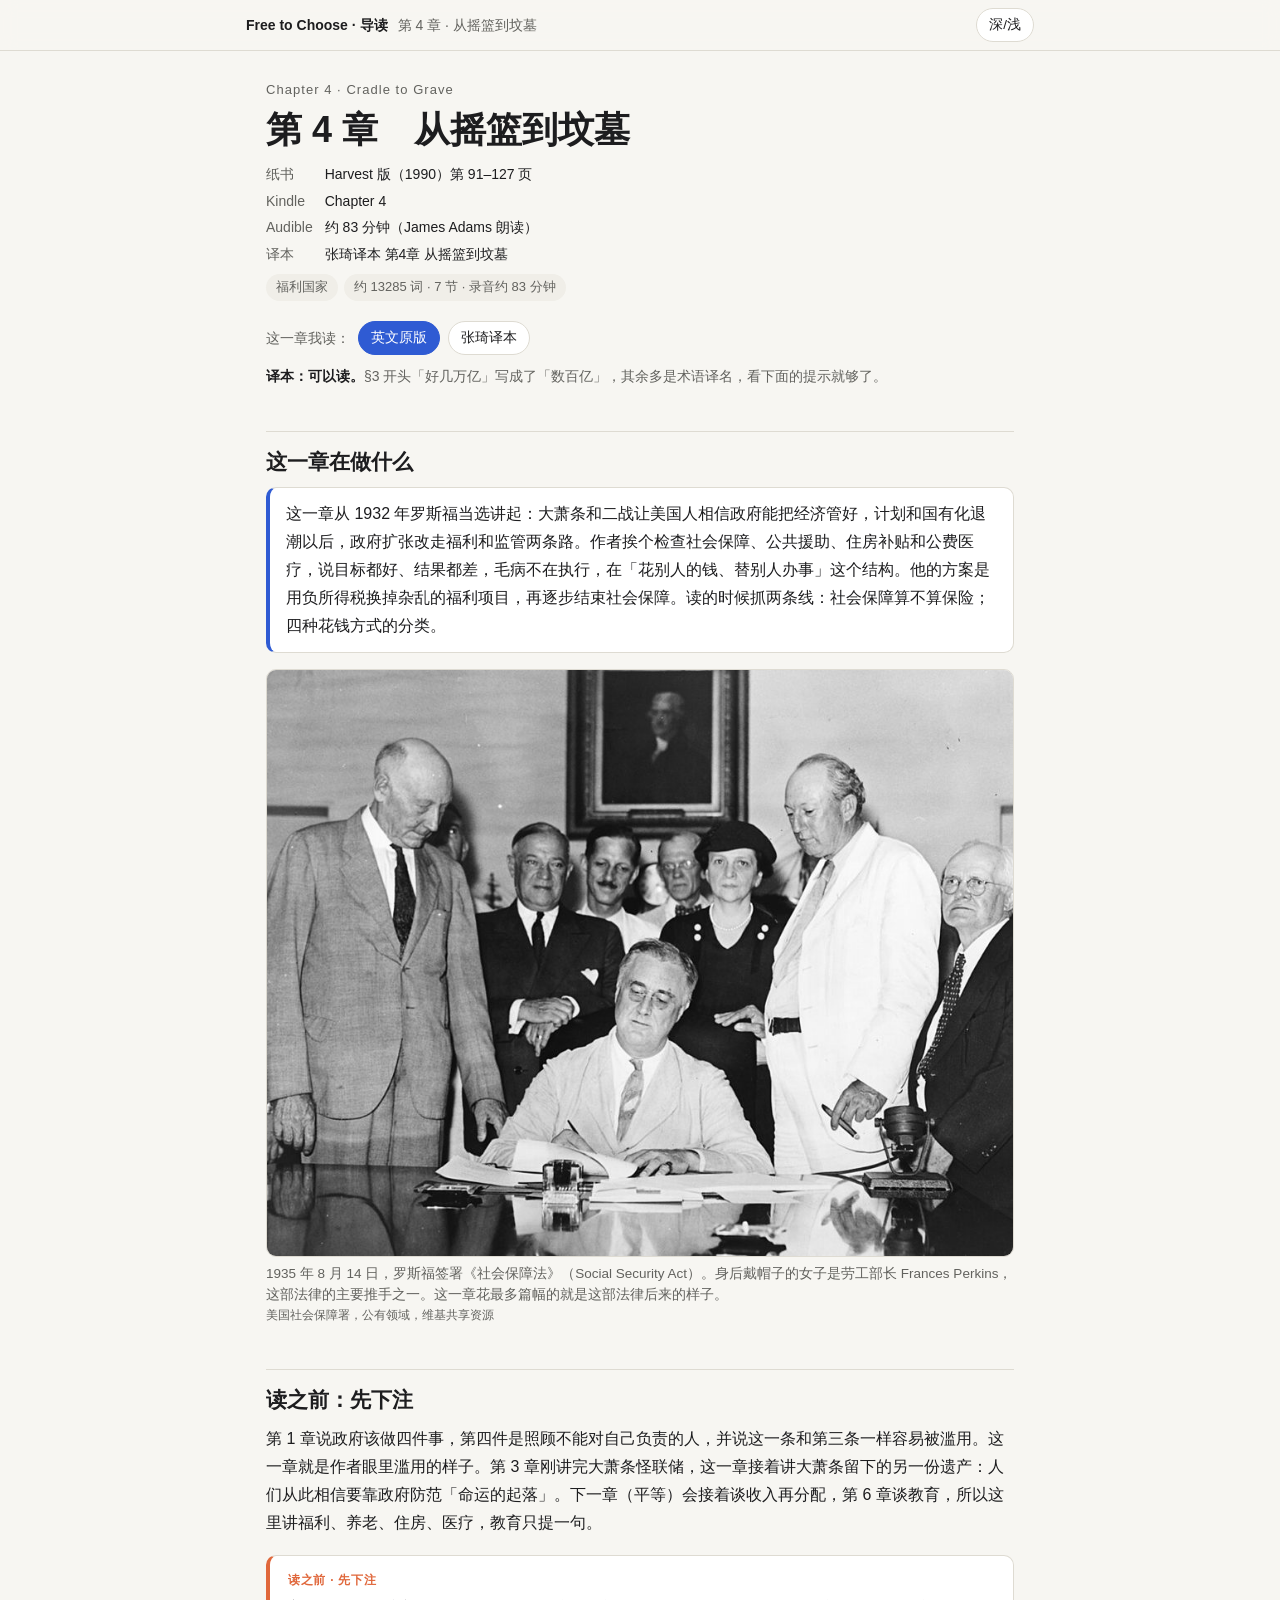
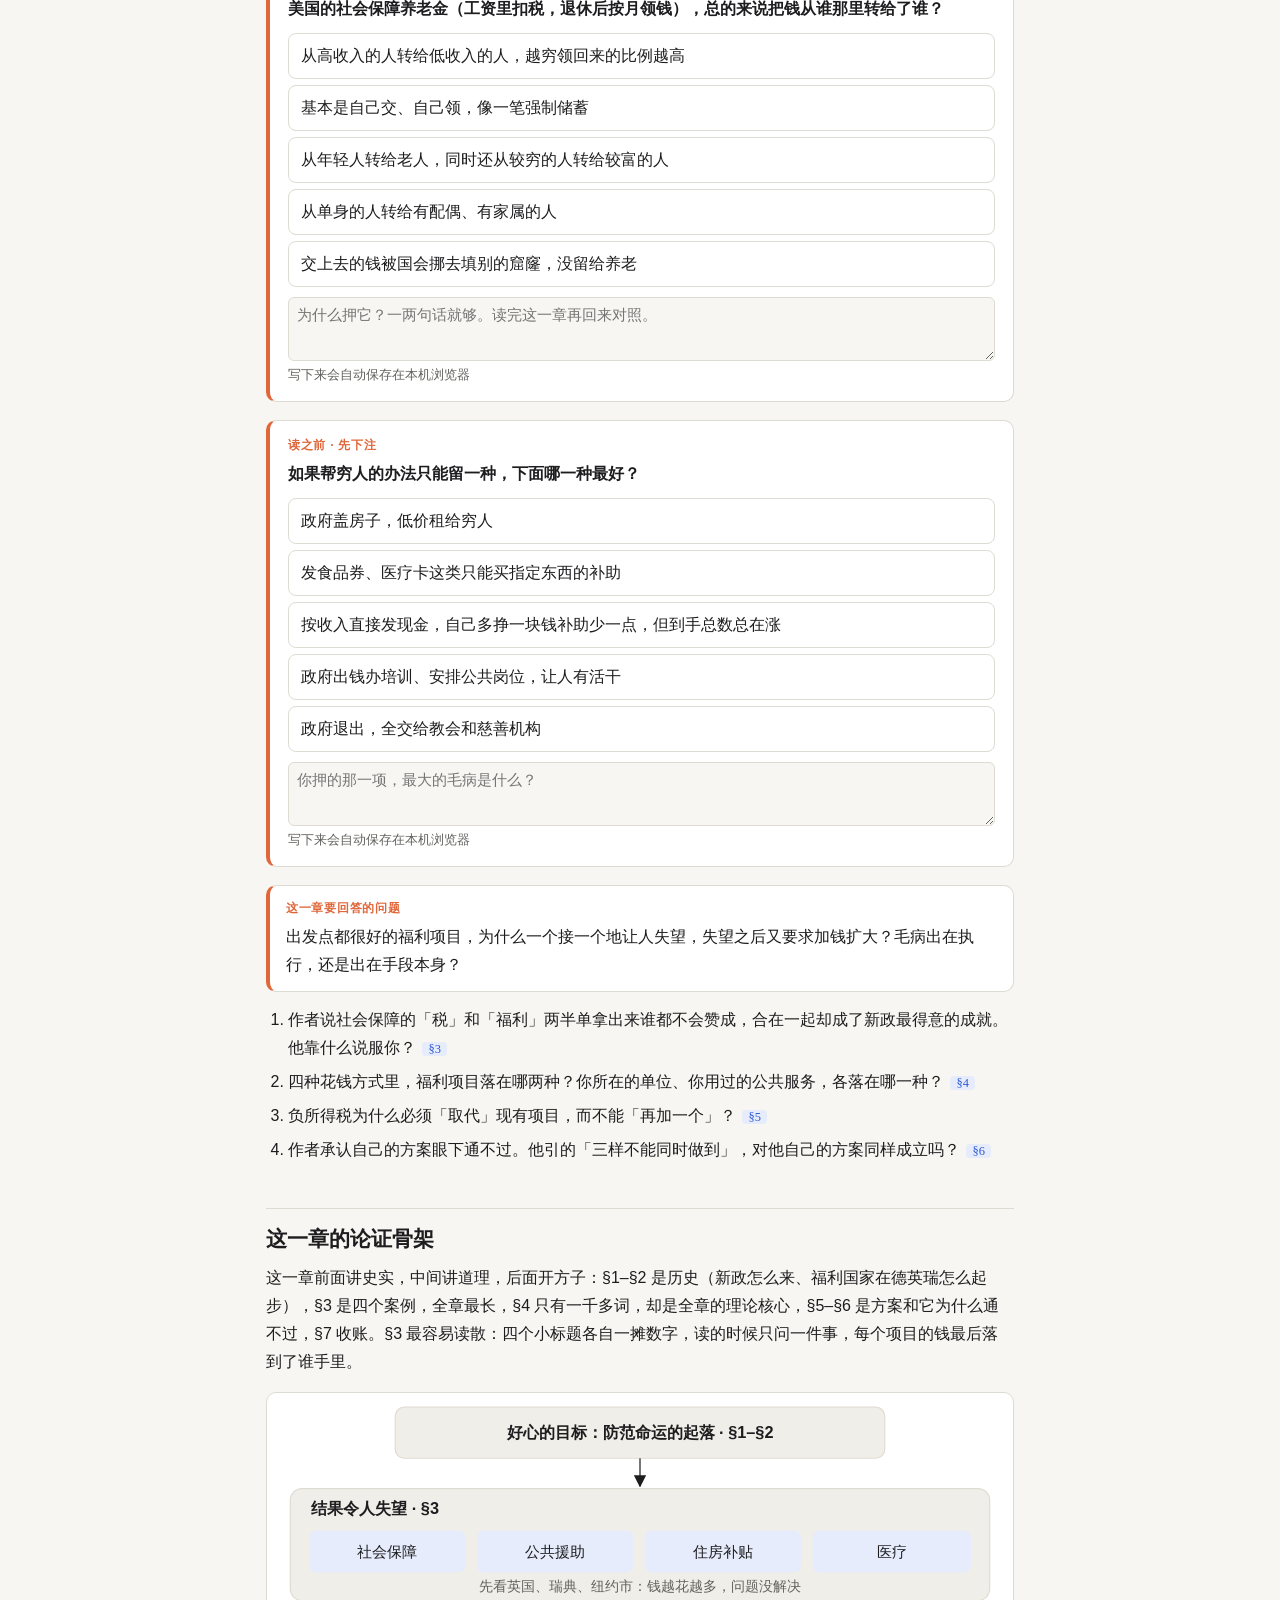
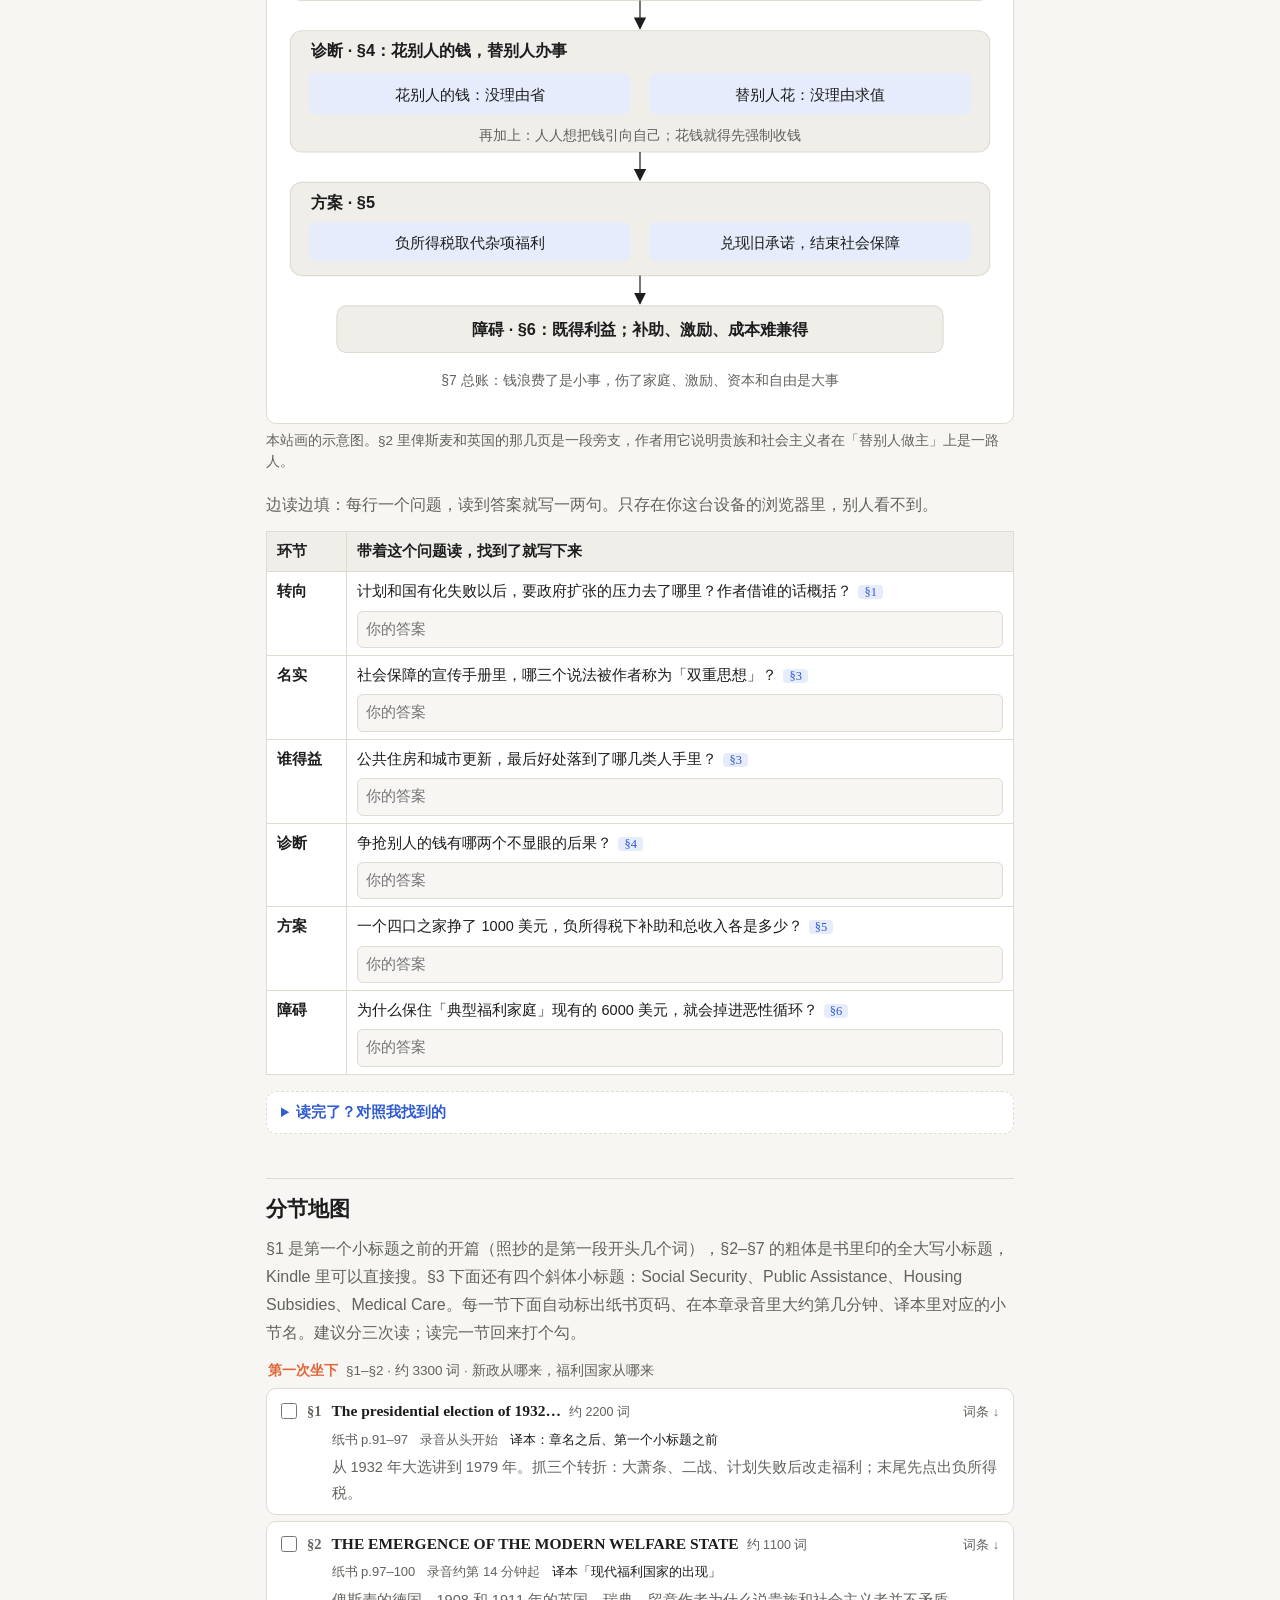
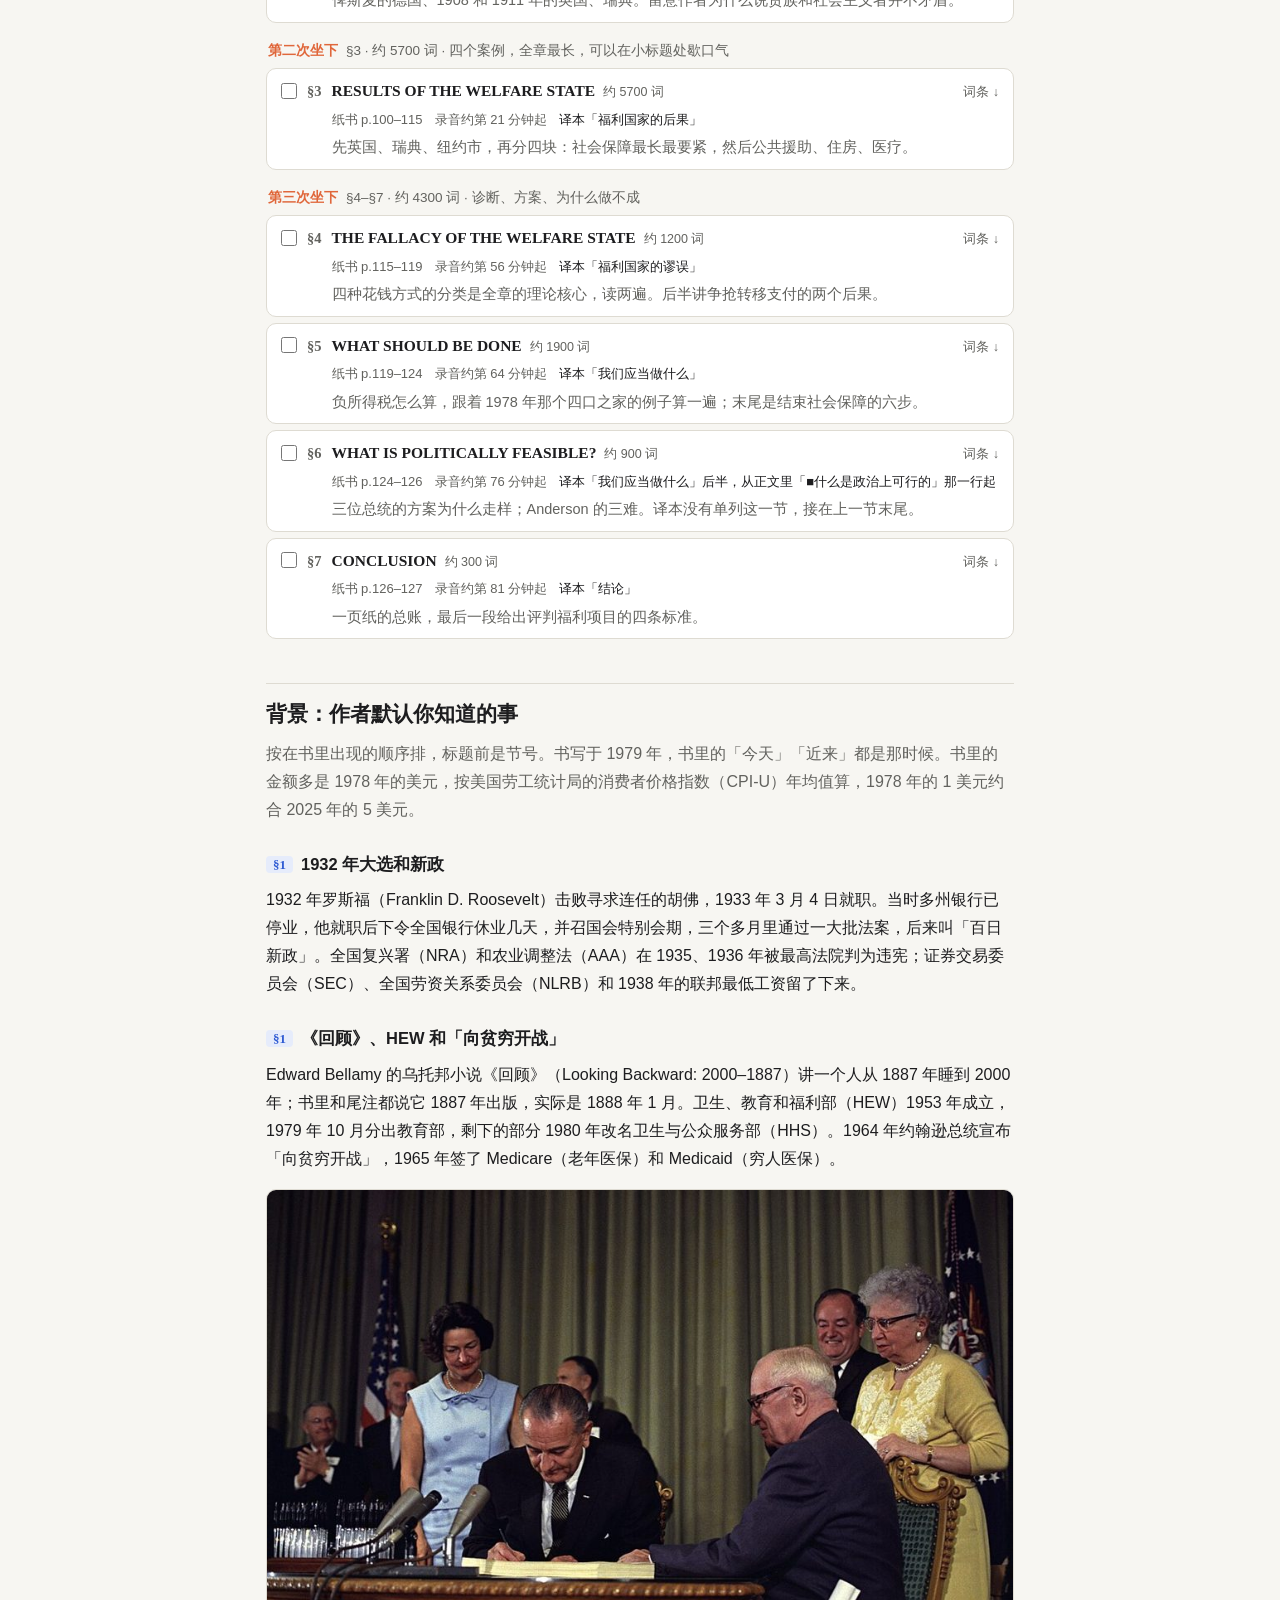
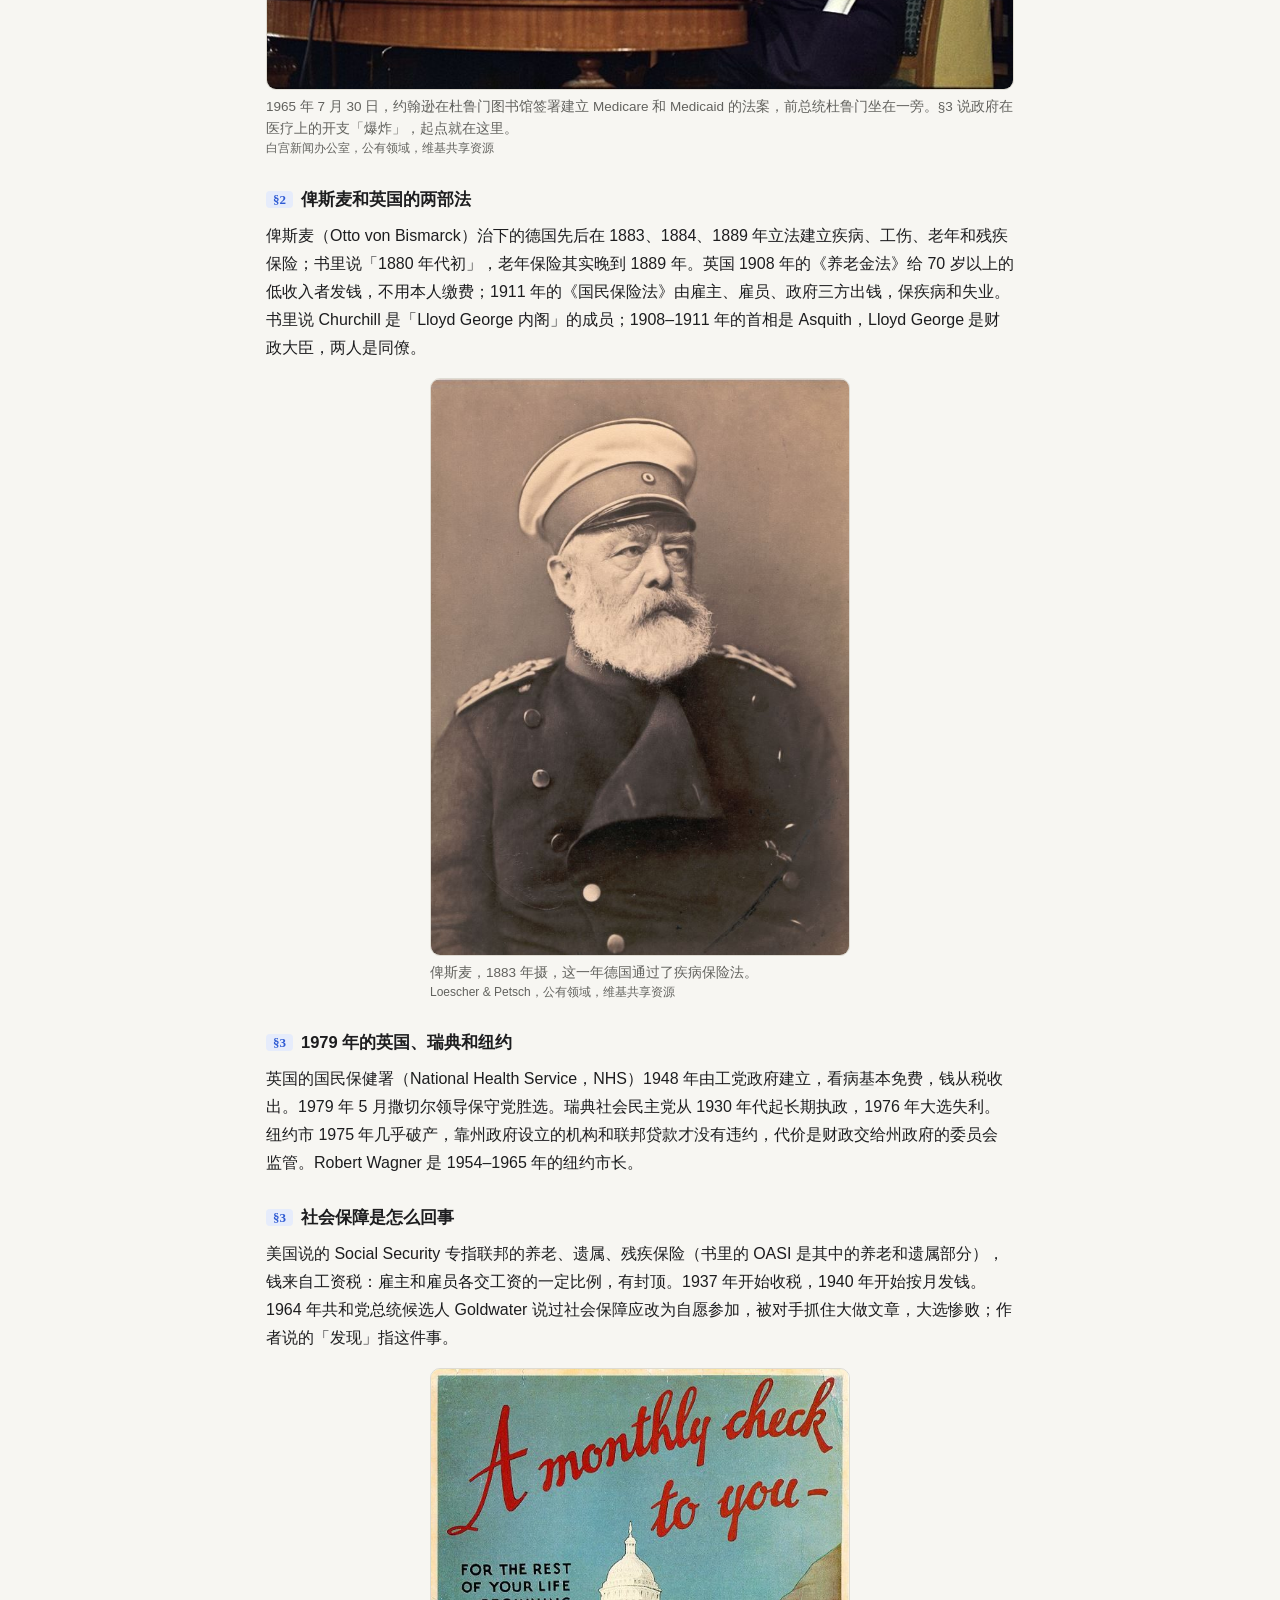
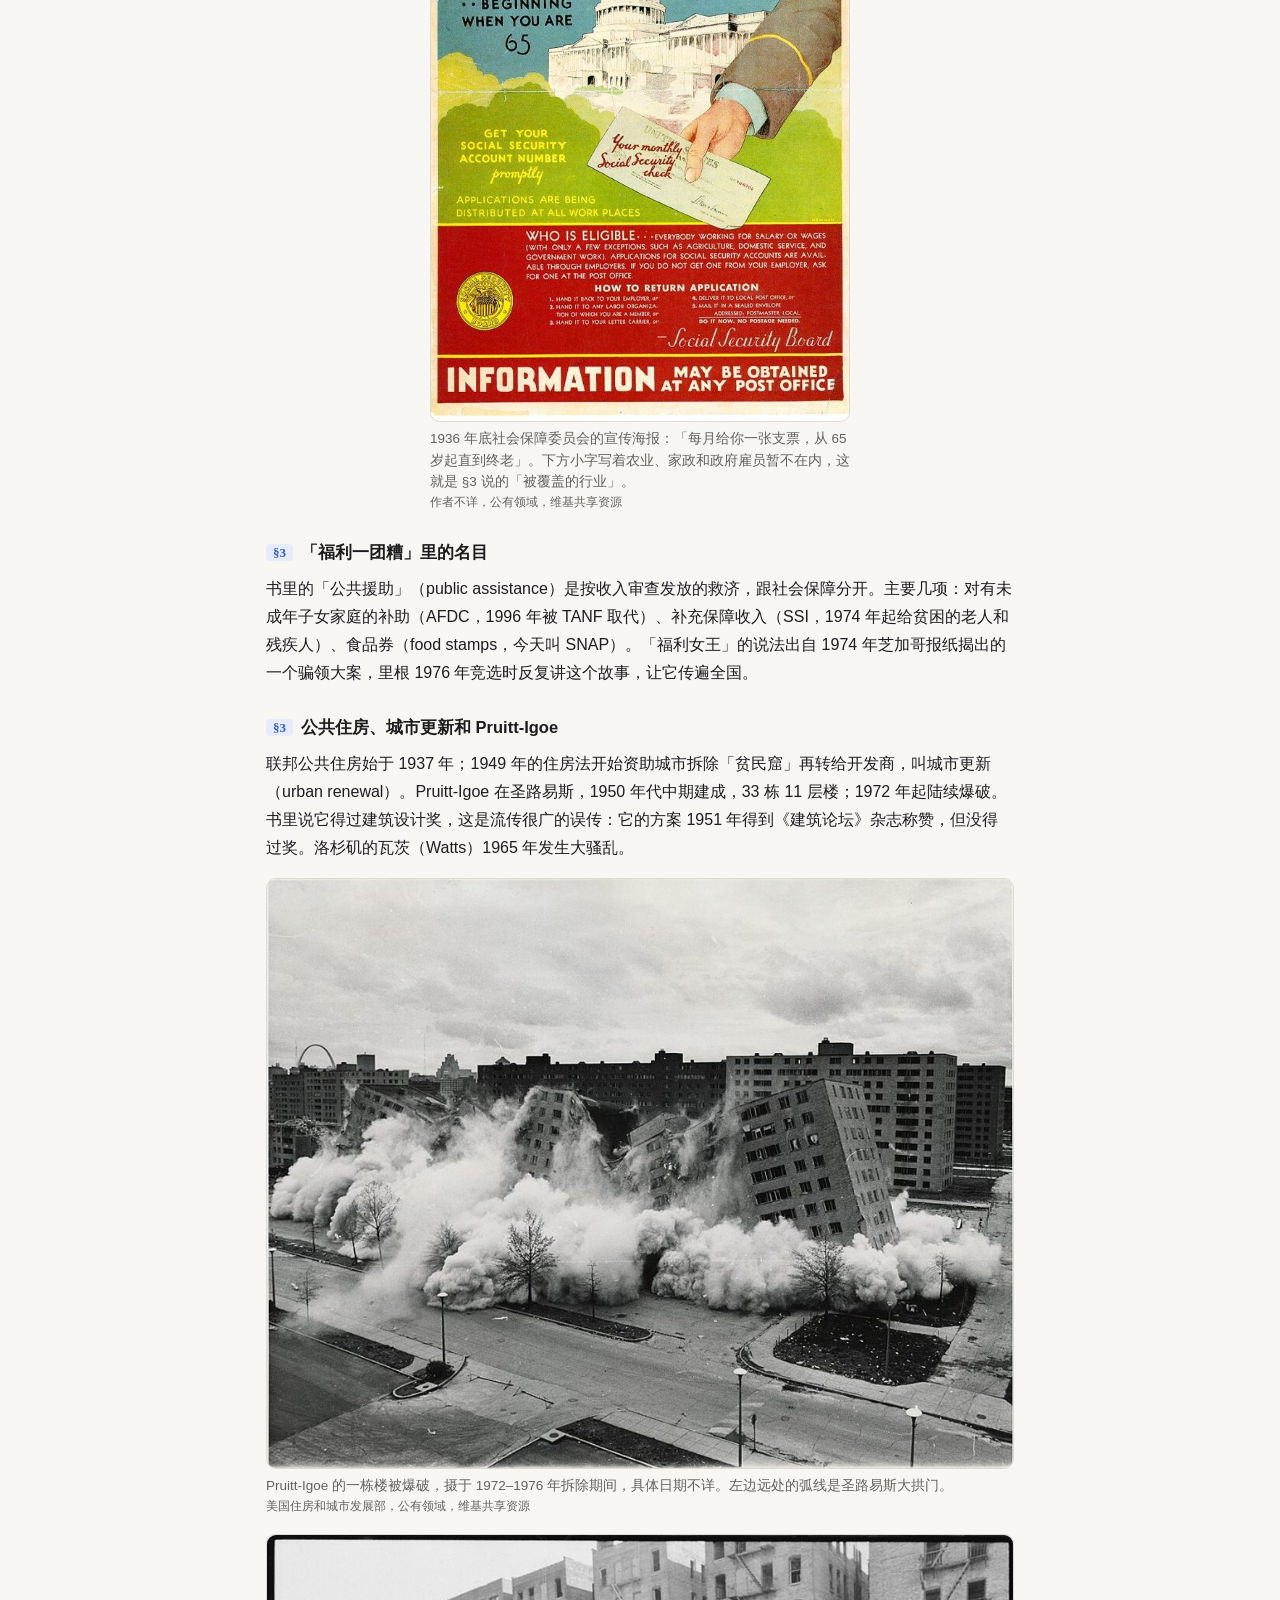
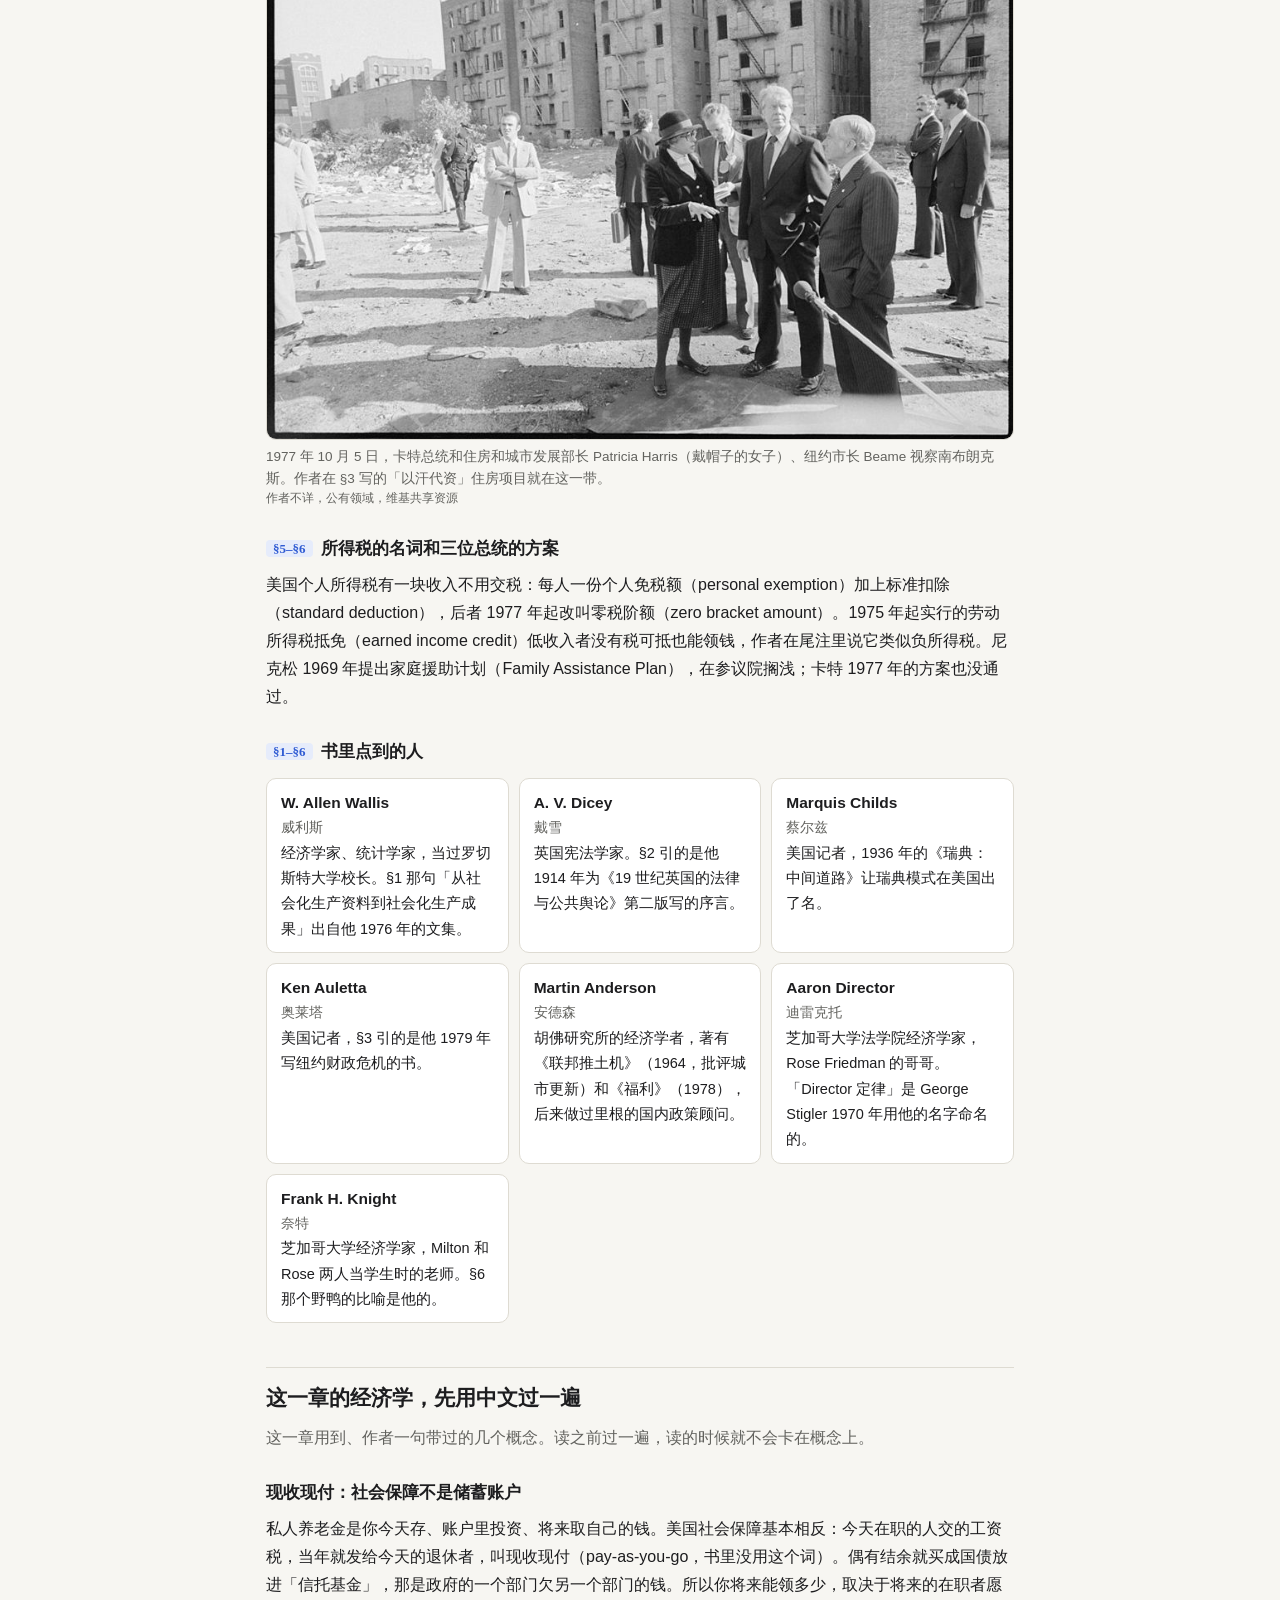
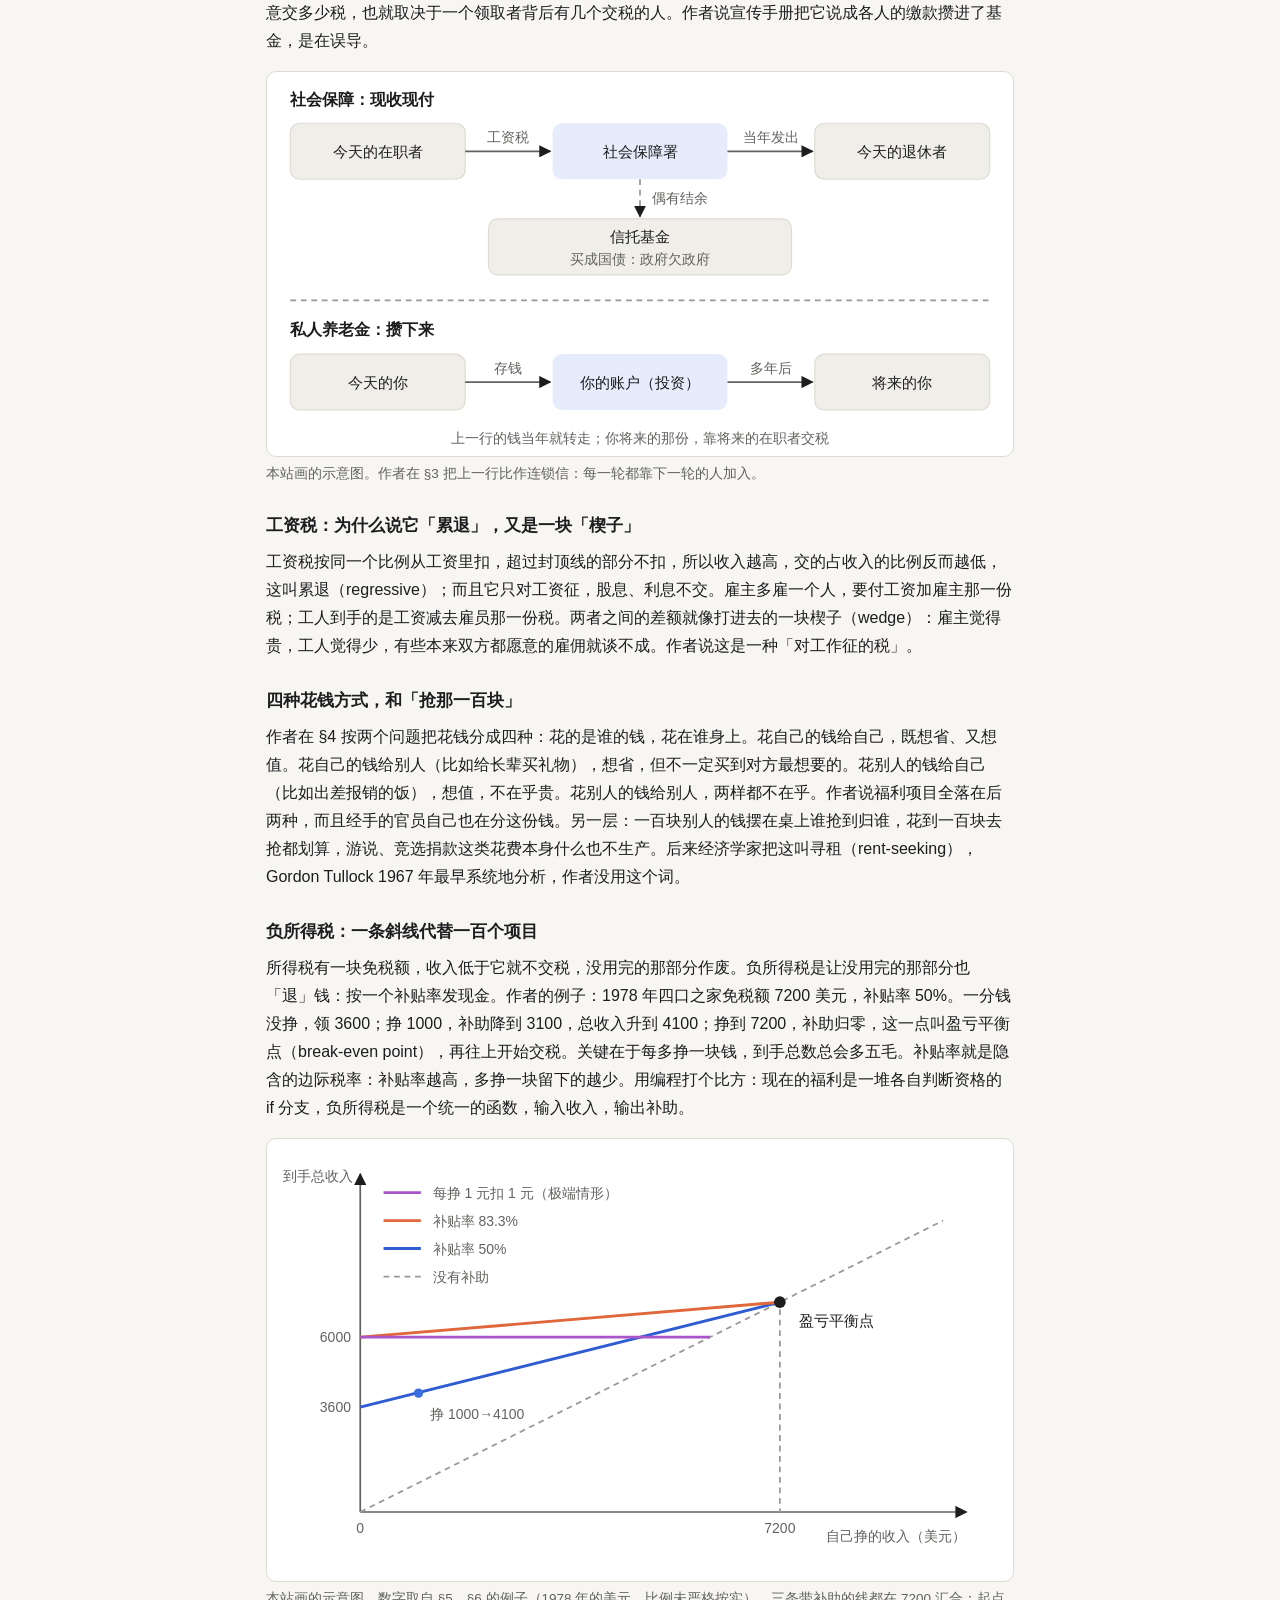
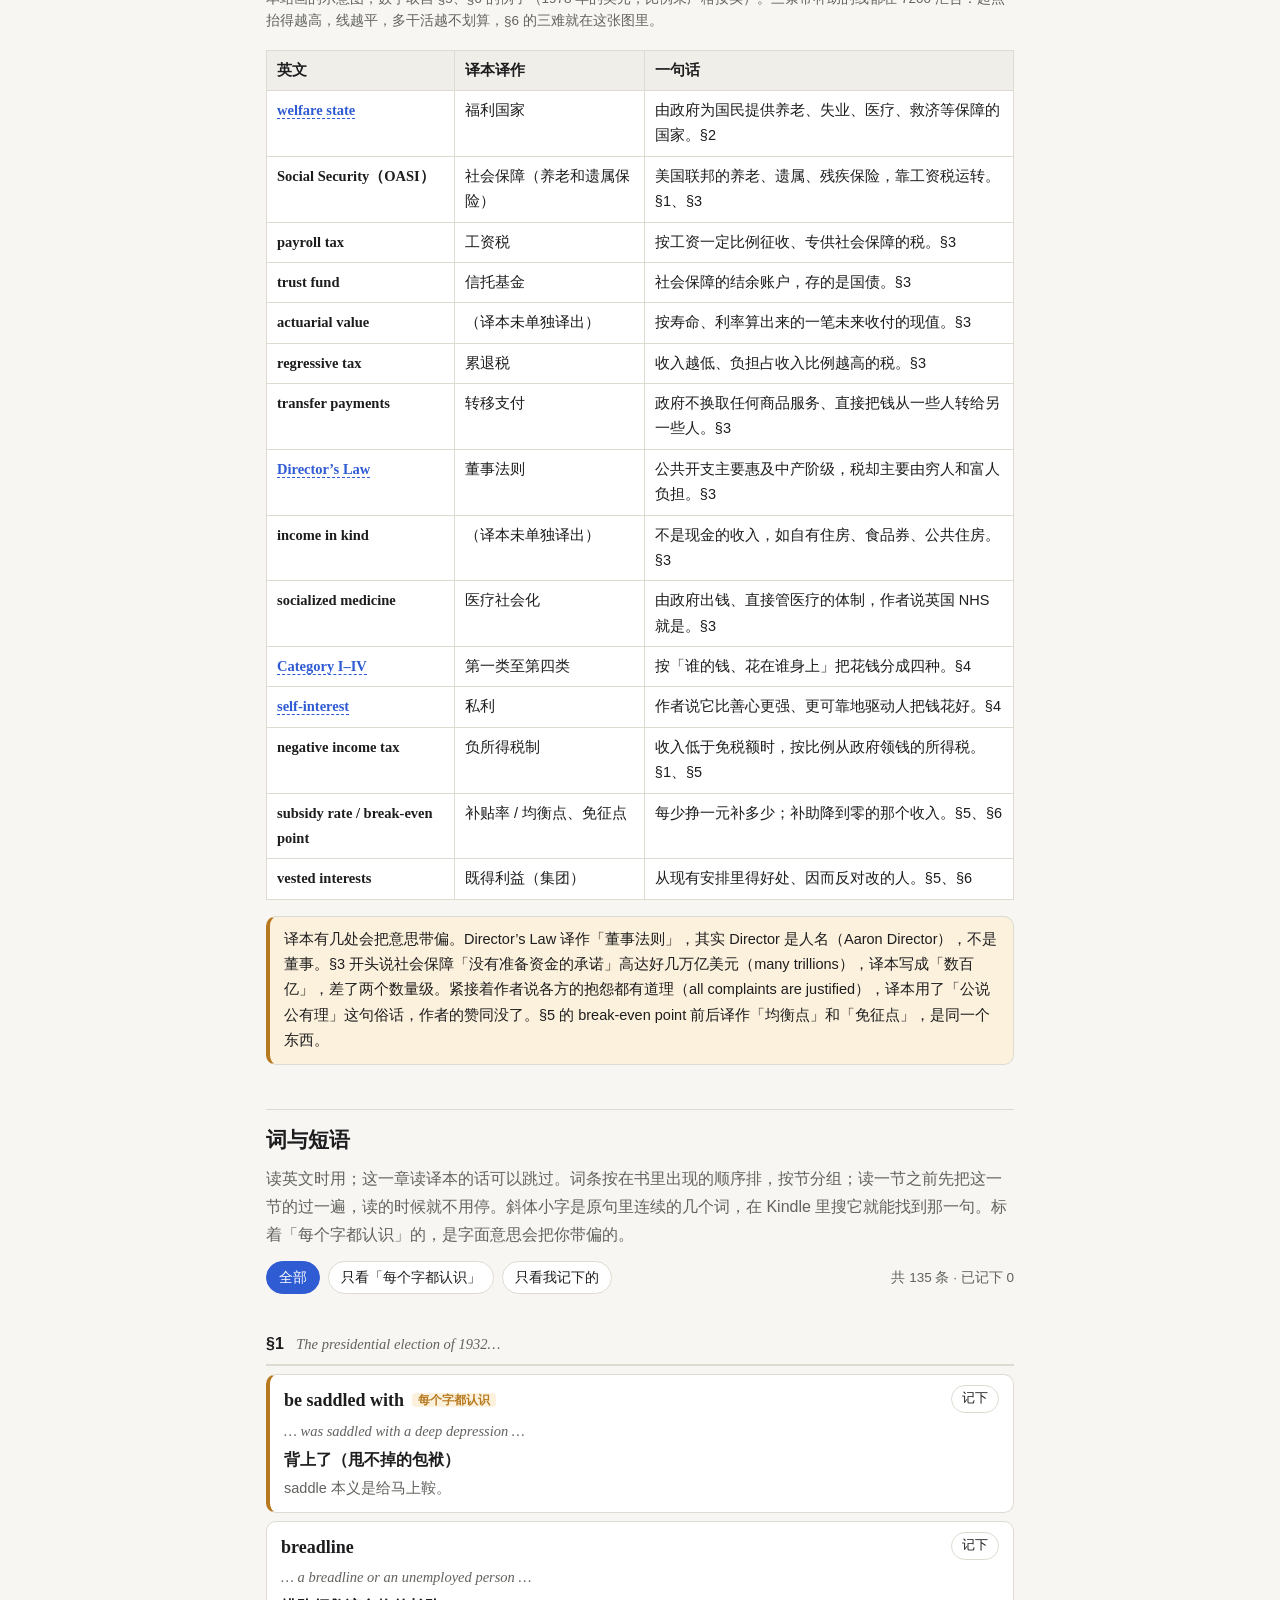
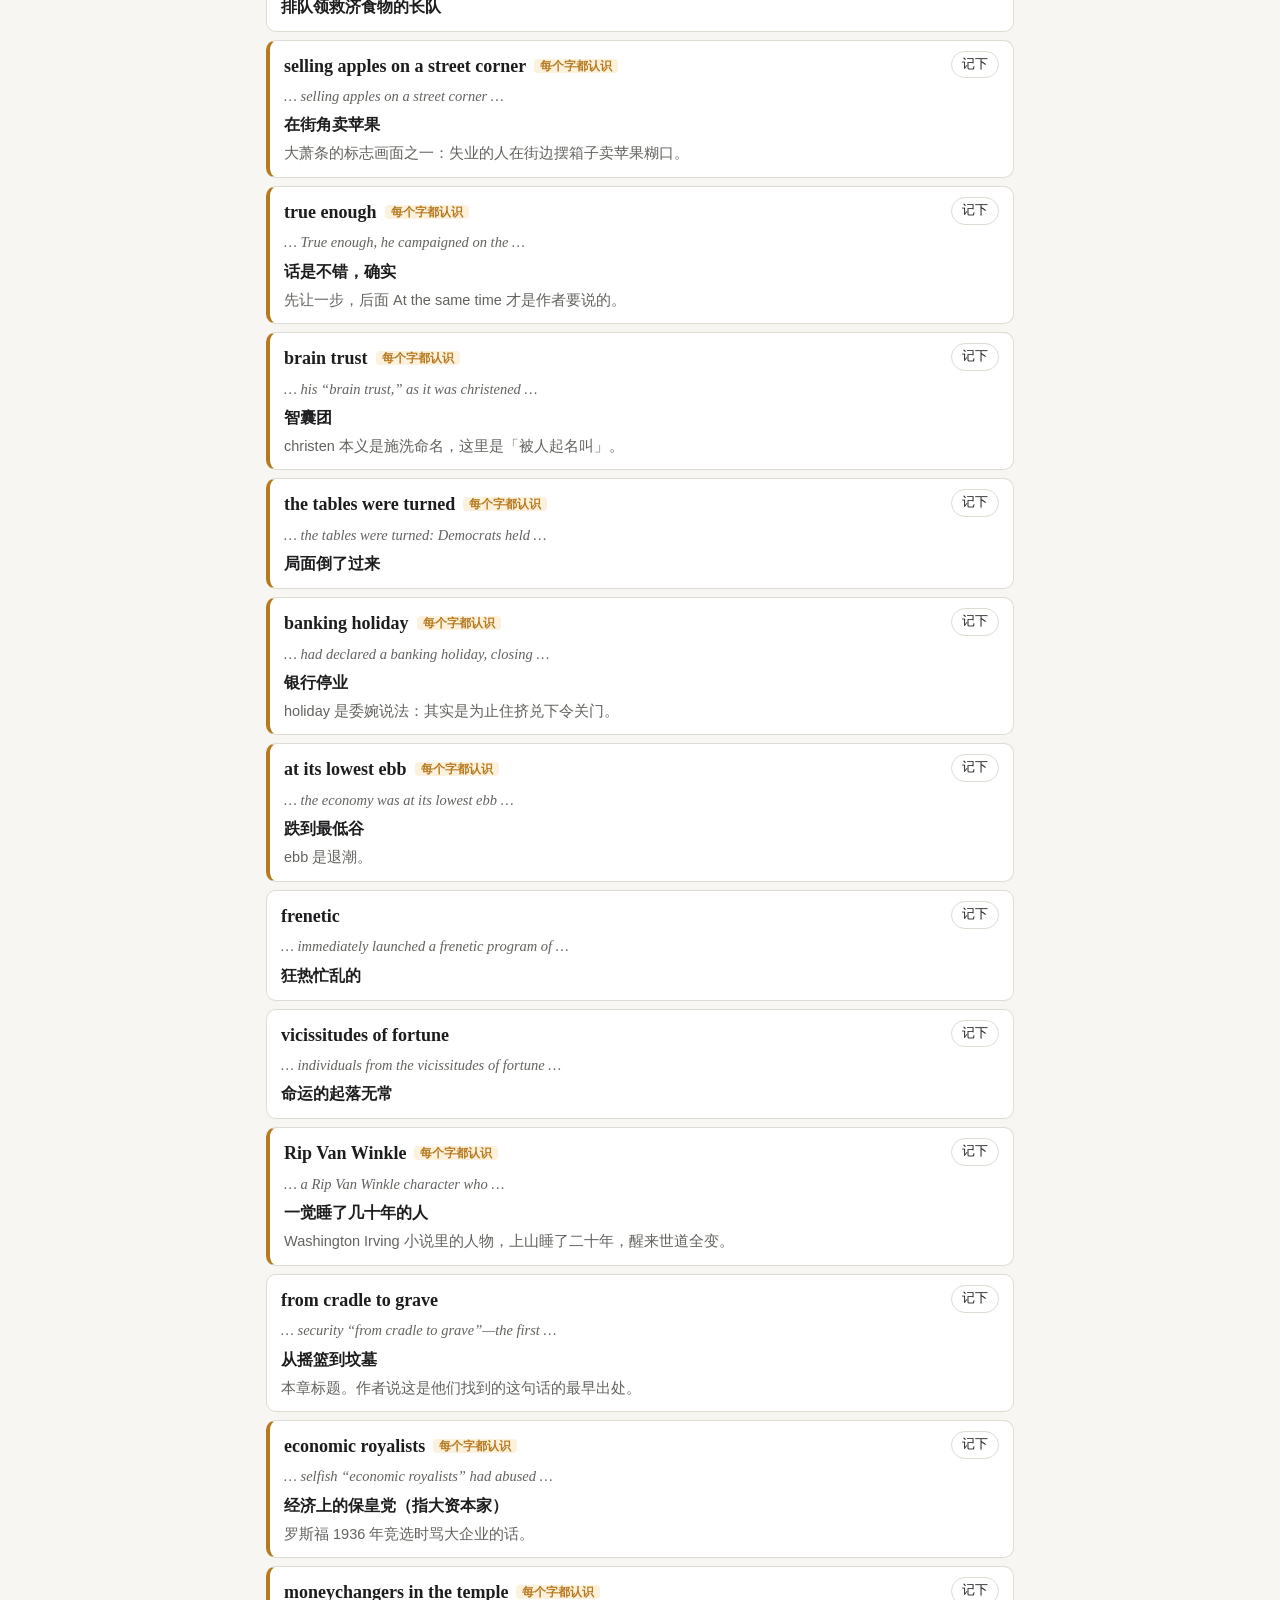
<file: chapters/04.html>
<!doctype html>
<html lang="zh-CN">
<head>
<meta charset="utf-8"><meta name="viewport" content="width=device-width, initial-scale=1">
<title>第 4 章 · 从摇篮到坟墓 · Free to Choose 导读</title>
<link rel="stylesheet" href="../assets/style.css">
<script src="../assets/chapters.js"></script>
<script src="../assets/sections.js"></script>
<script src="../assets/fc.js"></script>
</head>
<body data-chapter="4">
<main>

<h2>这一章在做什么</h2>
<div class="gist"><p>这一章从 1932 年罗斯福当选讲起：大萧条和二战让美国人相信政府能把经济管好，计划和国有化退潮以后，政府扩张改走福利和监管两条路。作者挨个检查社会保障、公共援助、住房补贴和公费医疗，说目标都好、结果都差，毛病不在执行，在「花别人的钱、替别人办事」这个结构。他的方案是用负所得税换掉杂乱的福利项目，再逐步结束社会保障。读的时候抓两条线：社会保障算不算保险；四种花钱方式的分类。</p></div>
<figure class="fig"><img src="../assets/img/04-fdr-signing.jpg" alt="黑白照片：坐在桌前的罗斯福正在签署文件，身后和两侧站着七八位穿西装的男子和一位戴帽子的女子，墙上挂着一幅肖像画" loading="lazy">
<figcaption>1935 年 8 月 14 日，罗斯福签署《社会保障法》（Social Security Act）。身后戴帽子的女子是劳工部长 Frances Perkins，这部法律的主要推手之一。这一章花最多篇幅的就是这部法律后来的样子。<span class="src">美国社会保障署，公有领域，维基共享资源</span></figcaption></figure>

<h2>读之前：先下注</h2>
<p>第 1 章说政府该做四件事，第四件是照顾不能对自己负责的人，并说这一条和第三条一样容易被滥用。这一章就是作者眼里滥用的样子。第 3 章刚讲完大萧条怪联储，这一章接着讲大萧条留下的另一份遗产：人们从此相信要靠政府防范「命运的起落」。下一章（平等）会接着谈收入再分配，第 6 章谈教育，所以这里讲福利、养老、住房、医疗，教育只提一句。</p>
<div class="bet" data-key="04-a">
  <div class="q">美国的社会保障养老金（工资里扣税，退休后按月领钱），总的来说把钱从谁那里转给了谁？</div>
  <div class="opts">
    <button>从高收入的人转给低收入的人，越穷领回来的比例越高</button>
    <button>基本是自己交、自己领，像一笔强制储蓄</button>
    <button>从年轻人转给老人，同时还从较穷的人转给较富的人</button>
    <button>从单身的人转给有配偶、有家属的人</button>
    <button>交上去的钱被国会挪去填别的窟窿，没留给养老</button>
  </div>
  <textarea class="note" data-key="04-a-bet" placeholder="为什么押它？一两句话就够。读完这一章再回来对照。"></textarea>
</div>
<div class="bet" data-key="04-b">
  <div class="q">如果帮穷人的办法只能留一种，下面哪一种最好？</div>
  <div class="opts">
    <button>政府盖房子，低价租给穷人</button>
    <button>发食品券、医疗卡这类只能买指定东西的补助</button>
    <button>按收入直接发现金，自己多挣一块钱补助少一点，但到手总数总在涨</button>
    <button>政府出钱办培训、安排公共岗位，让人有活干</button>
    <button>政府退出，全交给教会和慈善机构</button>
  </div>
  <textarea class="note" data-key="04-b-bet" placeholder="你押的那一项，最大的毛病是什么？"></textarea>
</div>
<div class="crux"><p>出发点都很好的福利项目，为什么一个接一个地让人失望，失望之后又要求加钱扩大？毛病出在执行，还是出在手段本身？</p></div>
<ol class="qs">
  <li>作者说社会保障的「税」和「福利」两半单拿出来谁都不会赞成，合在一起却成了新政最得意的成就。他靠什么说服你？<span class="sec">§3</span></li>
  <li>四种花钱方式里，福利项目落在哪两种？你所在的单位、你用过的公共服务，各落在哪一种？<span class="sec">§4</span></li>
  <li>负所得税为什么必须「取代」现有项目，而不能「再加一个」？<span class="sec">§5</span></li>
  <li>作者承认自己的方案眼下通不过。他引的「三样不能同时做到」，对他自己的方案同样成立吗？<span class="sec">§6</span></li>
</ol>

<h2>这一章的论证骨架</h2>
<p>这一章前面讲史实，中间讲道理，后面开方子：§1–§2 是历史（新政怎么来、福利国家在德英瑞怎么起步），§3 是四个案例，全章最长，§4 只有一千多词，却是全章的理论核心，§5–§6 是方案和它为什么通不过，§7 收账。§3 最容易读散：四个小标题各自一摊数字，读的时候只问一件事，每个项目的钱最后落到了谁手里。</p>
<figure class="fig"><svg class="diagram" viewBox="0 0 640 540" role="img" aria-label="论证骨架：新政和战后的福利扩张目标都好；社会保障、公共援助、住房补贴、医疗四个案例结果令人失望；诊断是花别人的钱为别人办事，既不省钱也不求值，还引来争抢；方案是负所得税取代杂项福利、逐步结束社会保障；障碍是既得利益和三个目标难以兼得；最后的总账是家庭、激励、资本和自由受损">
<defs><marker id="m04a" viewBox="0 0 10 10" refX="9" refY="5" markerWidth="7" markerHeight="7" orient="auto"><path d="M0,0 L10,5 L0,10 z" class="f-fg"/></marker></defs>
<rect x="110" y="12" width="420" height="44" rx="8" class="box"/>
<text x="320" y="39" text-anchor="middle" class="t-b">好心的目标：防范命运的起落 · §1–§2</text>
<line x1="320" y1="56" x2="320" y2="80" class="ln" marker-end="url(#m04a)"/>
<rect x="20" y="82" width="600" height="96" rx="10" class="box"/>
<text x="38" y="104" class="t-b">结果令人失望 · §3</text>
<rect x="36" y="118" width="134" height="36" rx="6" class="f-soft"/><text x="103" y="141" text-anchor="middle">社会保障</text>
<rect x="180" y="118" width="134" height="36" rx="6" class="f-soft"/><text x="247" y="141" text-anchor="middle">公共援助</text>
<rect x="324" y="118" width="134" height="36" rx="6" class="f-soft"/><text x="391" y="141" text-anchor="middle">住房补贴</text>
<rect x="468" y="118" width="136" height="36" rx="6" class="f-soft"/><text x="536" y="141" text-anchor="middle">医疗</text>
<text x="320" y="170" text-anchor="middle" class="t-m">先看英国、瑞典、纽约市：钱越花越多，问题没解决</text>
<line x1="320" y1="178" x2="320" y2="202" class="ln" marker-end="url(#m04a)"/>
<rect x="20" y="204" width="600" height="104" rx="10" class="box"/>
<text x="38" y="226" class="t-b">诊断 · §4：花别人的钱，替别人办事</text>
<rect x="36" y="240" width="276" height="36" rx="6" class="f-soft"/><text x="174" y="263" text-anchor="middle">花别人的钱：没理由省</text>
<rect x="328" y="240" width="276" height="36" rx="6" class="f-soft"/><text x="466" y="263" text-anchor="middle">替别人花：没理由求值</text>
<text x="320" y="298" text-anchor="middle" class="t-m">再加上：人人想把钱引向自己；花钱就得先强制收钱</text>
<line x1="320" y1="308" x2="320" y2="332" class="ln" marker-end="url(#m04a)"/>
<rect x="20" y="334" width="600" height="80" rx="10" class="box"/>
<text x="38" y="356" class="t-b">方案 · §5</text>
<rect x="36" y="368" width="276" height="34" rx="6" class="f-soft"/><text x="174" y="390" text-anchor="middle">负所得税取代杂项福利</text>
<rect x="328" y="368" width="276" height="34" rx="6" class="f-soft"/><text x="466" y="390" text-anchor="middle">兑现旧承诺，结束社会保障</text>
<line x1="320" y1="414" x2="320" y2="438" class="ln" marker-end="url(#m04a)"/>
<rect x="60" y="440" width="520" height="40" rx="8" class="box"/>
<text x="320" y="465" text-anchor="middle" class="t-b">障碍 · §6：既得利益；补助、激励、成本难兼得</text>
<text x="320" y="508" text-anchor="middle" class="t-m">§7 总账：钱浪费了是小事，伤了家庭、激励、资本和自由是大事</text>
</svg>
<figcaption>本站画的示意图。§2 里俾斯麦和英国的那几页是一段旁支，作者用它说明贵族和社会主义者在「替别人做主」上是一路人。</figcaption></figure>
<p class="lede">边读边填：每行一个问题，读到答案就写一两句。只存在你这台设备的浏览器里，别人看不到。</p>
<div class="table-wrap"><table class="findit">
  <tr><th>环节</th><th>带着这个问题读，找到了就写下来</th></tr>
  <tr><td>转向</td><td><p class="q">计划和国有化失败以后，要政府扩张的压力去了哪里？作者借谁的话概括？<span class="sec">§1</span></p><input class="note" data-key="04-f1" aria-label="转向：你的答案" placeholder="你的答案"></td></tr>
  <tr><td>名实</td><td><p class="q">社会保障的宣传手册里，哪三个说法被作者称为「双重思想」？<span class="sec">§3</span></p><input class="note" data-key="04-f2" aria-label="名实：你的答案" placeholder="你的答案"></td></tr>
  <tr><td>谁得益</td><td><p class="q">公共住房和城市更新，最后好处落到了哪几类人手里？<span class="sec">§3</span></p><input class="note" data-key="04-f3" aria-label="谁得益：你的答案" placeholder="你的答案"></td></tr>
  <tr><td>诊断</td><td><p class="q">争抢别人的钱有哪两个不显眼的后果？<span class="sec">§4</span></p><input class="note" data-key="04-f4" aria-label="诊断：你的答案" placeholder="你的答案"></td></tr>
  <tr><td>方案</td><td><p class="q">一个四口之家挣了 1000 美元，负所得税下补助和总收入各是多少？<span class="sec">§5</span></p><input class="note" data-key="04-f5" aria-label="方案：你的答案" placeholder="你的答案"></td></tr>
  <tr><td>障碍</td><td><p class="q">为什么保住「典型福利家庭」现有的 6000 美元，就会掉进恶性循环？<span class="sec">§6</span></p><input class="note" data-key="04-f6" aria-label="障碍：你的答案" placeholder="你的答案"></td></tr>
</table></div>
<details class="reveal"><summary>读完了？对照我找到的</summary><ul>
  <li>转向：从管生产改成管福利和监管；Wallis 说社会主义从想把生产资料社会化，改成想把生产成果社会化。</li>
  <li>名实：工资税叫「缴款」；信托基金好像很重要，其实很小；好像各人的福利是自己的缴款换来的。</li>
  <li>谁得益：被征地的业主、住进新公寓的中高收入家庭、购物中心的开发商和租户、借机改善周边的大学和教会。</li>
  <li>诊断：项目的好处偏向中高收入者，因为穷人不擅长政治争抢；为抢钱花掉的游说等费用是纯浪费。</li>
  <li>方案：补助从 3600 降到 3100，总收入从 3600 升到 4100。</li>
  <li>障碍：起点 6000、平衡点 7200，补贴率就得 83.3%，几乎没有工作激励；降补贴率就得抬平衡点，成本又暴涨。</li>
</ul></details>

<h2>分节地图</h2>
<p class="lede">§1 是第一个小标题之前的开篇（照抄的是第一段开头几个词），§2–§7 的粗体是书里印的全大写小标题，Kindle 里可以直接搜。§3 下面还有四个斜体小标题：Social Security、Public Assistance、Housing Subsidies、Medical Care。每一节下面自动标出纸书页码、在本章录音里大约第几分钟、译本里对应的小节名。建议分三次读；读完一节回来打个勾。</p>
<ol class="secmap">
  <li class="sit">第一次坐下<span>§1–§2 · 约 3300 词 · 新政从哪来，福利国家从哪来</span></li>
  <li data-sec="1"><b>The presidential election of 1932…<span class="w">约 2200 词</span></b><span class="what">从 1932 年大选讲到 1979 年。抓三个转折：大萧条、二战、计划失败后改走福利；末尾先点出负所得税。</span></li>
  <li data-sec="2"><b>THE EMERGENCE OF THE MODERN WELFARE STATE<span class="w">约 1100 词</span></b><span class="what">俾斯麦的德国、1908 和 1911 年的英国、瑞典。留意作者为什么说贵族和社会主义者并不矛盾。</span></li>
  <li class="sit">第二次坐下<span>§3 · 约 5700 词 · 四个案例，全章最长，可以在小标题处歇口气</span></li>
  <li data-sec="3"><b>RESULTS OF THE WELFARE STATE<span class="w">约 5700 词</span></b><span class="what">先英国、瑞典、纽约市，再分四块：社会保障最长最要紧，然后公共援助、住房、医疗。</span></li>
  <li class="sit">第三次坐下<span>§4–§7 · 约 4300 词 · 诊断、方案、为什么做不成</span></li>
  <li data-sec="4"><b>THE FALLACY OF THE WELFARE STATE<span class="w">约 1200 词</span></b><span class="what">四种花钱方式的分类是全章的理论核心，读两遍。后半讲争抢转移支付的两个后果。</span></li>
  <li data-sec="5"><b>WHAT SHOULD BE DONE<span class="w">约 1900 词</span></b><span class="what">负所得税怎么算，跟着 1978 年那个四口之家的例子算一遍；末尾是结束社会保障的六步。</span></li>
  <li data-sec="6"><b>WHAT IS POLITICALLY FEASIBLE?<span class="w">约 900 词</span></b><span class="what">三位总统的方案为什么走样；Anderson 的三难。译本没有单列这一节，接在上一节末尾。</span></li>
  <li data-sec="7"><b>CONCLUSION<span class="w">约 300 词</span></b><span class="what">一页纸的总账，最后一段给出评判福利项目的四条标准。</span></li>
</ol>

<h2>背景：作者默认你知道的事</h2>
<p class="lede">按在书里出现的顺序排，标题前是节号。书写于 1979 年，书里的「今天」「近来」都是那时候。书里的金额多是 1978 年的美元，按美国劳工统计局的消费者价格指数（CPI-U）年均值算，1978 年的 1 美元约合 2025 年的 5 美元。</p>

<h3><span class="sec">§1</span>1932 年大选和新政</h3>
<p>1932 年罗斯福（Franklin D. Roosevelt）击败寻求连任的胡佛，1933 年 3 月 4 日就职。当时多州银行已停业，他就职后下令全国银行休业几天，并召国会特别会期，三个多月里通过一大批法案，后来叫「百日新政」。全国复兴署（NRA）和农业调整法（AAA）在 1935、1936 年被最高法院判为违宪；证券交易委员会（SEC）、全国劳资关系委员会（NLRB）和 1938 年的联邦最低工资留了下来。</p>

<h3><span class="sec">§1</span>《回顾》、HEW 和「向贫穷开战」</h3>
<p>Edward Bellamy 的乌托邦小说《回顾》（Looking Backward: 2000–1887）讲一个人从 1887 年睡到 2000 年；书里和尾注都说它 1887 年出版，实际是 1888 年 1 月。卫生、教育和福利部（HEW）1953 年成立，1979 年 10 月分出教育部，剩下的部分 1980 年改名卫生与公众服务部（HHS）。1964 年约翰逊总统宣布「向贫穷开战」，1965 年签了 Medicare（老年医保）和 Medicaid（穷人医保）。</p>
<figure class="fig"><img src="../assets/img/04-medicare-signing.jpg" alt="彩色照片：约翰逊总统坐在铺着桌布的圆桌前签字，旁边坐着戴眼镜的白发老人杜鲁门，后面站着几位来宾，背景是绿色帷幕和美国国旗" loading="lazy">
<figcaption>1965 年 7 月 30 日，约翰逊在杜鲁门图书馆签署建立 Medicare 和 Medicaid 的法案，前总统杜鲁门坐在一旁。§3 说政府在医疗上的开支「爆炸」，起点就在这里。<span class="src">白宫新闻办公室，公有领域，维基共享资源</span></figcaption></figure>

<h3><span class="sec">§2</span>俾斯麦和英国的两部法</h3>
<p>俾斯麦（Otto von Bismarck）治下的德国先后在 1883、1884、1889 年立法建立疾病、工伤、老年和残疾保险；书里说「1880 年代初」，老年保险其实晚到 1889 年。英国 1908 年的《养老金法》给 70 岁以上的低收入者发钱，不用本人缴费；1911 年的《国民保险法》由雇主、雇员、政府三方出钱，保疾病和失业。书里说 Churchill 是「Lloyd George 内阁」的成员；1908–1911 年的首相是 Asquith，Lloyd George 是财政大臣，两人是同僚。</p>
<figure class="fig narrow"><img src="../assets/img/04-bismarck.jpg" alt="棕褐色老照片：一位留着浓密白胡子的老人，戴着有帽檐的军帽，穿着带肩章的深色军装，侧身望向画外" loading="lazy">
<figcaption>俾斯麦，1883 年摄，这一年德国通过了疾病保险法。<span class="src">Loescher &amp; Petsch，公有领域，维基共享资源</span></figcaption></figure>

<h3><span class="sec">§3</span>1979 年的英国、瑞典和纽约</h3>
<p>英国的国民保健署（National Health Service，NHS）1948 年由工党政府建立，看病基本免费，钱从税收出。1979 年 5 月撒切尔领导保守党胜选。瑞典社会民主党从 1930 年代起长期执政，1976 年大选失利。纽约市 1975 年几乎破产，靠州政府设立的机构和联邦贷款才没有违约，代价是财政交给州政府的委员会监管。Robert Wagner 是 1954–1965 年的纽约市长。</p>

<h3><span class="sec">§3</span>社会保障是怎么回事</h3>
<p>美国说的 Social Security 专指联邦的养老、遗属、残疾保险（书里的 OASI 是其中的养老和遗属部分），钱来自工资税：雇主和雇员各交工资的一定比例，有封顶。1937 年开始收税，1940 年开始按月发钱。1964 年共和党总统候选人 Goldwater 说过社会保障应改为自愿参加，被对手抓住大做文章，大选惨败；作者说的「发现」指这件事。</p>
<figure class="fig narrow"><img src="../assets/img/04-monthly-check.jpg" alt="彩色海报：大号红色手写体写着 A monthly check to you，背景是国会大厦，一只手递出一张支票，下方红底白字说明谁有资格、怎样交回申请表，署名 Social Security Board" loading="lazy">
<figcaption>1936 年底社会保障委员会的宣传海报：「每月给你一张支票，从 65 岁起直到终老」。下方小字写着农业、家政和政府雇员暂不在内，这就是 §3 说的「被覆盖的行业」。<span class="src">作者不详，公有领域，维基共享资源</span></figcaption></figure>

<h3><span class="sec">§3</span>「福利一团糟」里的名目</h3>
<p>书里的「公共援助」（public assistance）是按收入审查发放的救济，跟社会保障分开。主要几项：对有未成年子女家庭的补助（AFDC，1996 年被 TANF 取代）、补充保障收入（SSI，1974 年起给贫困的老人和残疾人）、食品券（food stamps，今天叫 SNAP）。「福利女王」的说法出自 1974 年芝加哥报纸揭出的一个骗领大案，里根 1976 年竞选时反复讲这个故事，让它传遍全国。</p>

<h3><span class="sec">§3</span>公共住房、城市更新和 Pruitt-Igoe</h3>
<p>联邦公共住房始于 1937 年；1949 年的住房法开始资助城市拆除「贫民窟」再转给开发商，叫城市更新（urban renewal）。Pruitt-Igoe 在圣路易斯，1950 年代中期建成，33 栋 11 层楼；1972 年起陆续爆破。书里说它得过建筑设计奖，这是流传很广的误传：它的方案 1951 年得到《建筑论坛》杂志称赞，但没得过奖。洛杉矶的瓦茨（Watts）1965 年发生大骚乱。</p>
<figure class="fig"><img src="../assets/img/04-pruitt-igoe.jpg" alt="黑白照片：一栋十多层的板式住宅楼在爆破中倾斜坍塌，腾起大片烟尘，后面还立着几栋同样的楼，左边远处可以看到圣路易斯的拱门" loading="lazy">
<figcaption>Pruitt-Igoe 的一栋楼被爆破，摄于 1972–1976 年拆除期间，具体日期不详。左边远处的弧线是圣路易斯大拱门。<span class="src">美国住房和城市发展部，公有领域，维基共享资源</span></figcaption></figure>
<figure class="fig"><img src="../assets/img/04-carter-bronx.jpg" alt="黑白照片：几位穿西装的人站在瓦砾空地上交谈，后面是一排窗户空洞、外挂消防梯的五六层旧公寓楼" loading="lazy">
<figcaption>1977 年 10 月 5 日，卡特总统和住房和城市发展部长 Patricia Harris（戴帽子的女子）、纽约市长 Beame 视察南布朗克斯。作者在 §3 写的「以汗代资」住房项目就在这一带。<span class="src">作者不详，公有领域，维基共享资源</span></figcaption></figure>

<h3><span class="sec">§5–§6</span>所得税的名词和三位总统的方案</h3>
<p>美国个人所得税有一块收入不用交税：每人一份个人免税额（personal exemption）加上标准扣除（standard deduction），后者 1977 年起改叫零税阶额（zero bracket amount）。1975 年起实行的劳动所得税抵免（earned income credit）低收入者没有税可抵也能领钱，作者在尾注里说它类似负所得税。尼克松 1969 年提出家庭援助计划（Family Assistance Plan），在参议院搁浅；卡特 1977 年的方案也没通过。</p>

<h3><span class="sec">§1–§6</span>书里点到的人</h3>
<div class="who">
  <div><b>W. Allen Wallis</b><span class="en">威利斯</span>经济学家、统计学家，当过罗切斯特大学校长。§1 那句「从社会化生产资料到社会化生产成果」出自他 1976 年的文集。</div>
  <div><b>A. V. Dicey</b><span class="en">戴雪</span>英国宪法学家。§2 引的是他 1914 年为《19 世纪英国的法律与公共舆论》第二版写的序言。</div>
  <div><b>Marquis Childs</b><span class="en">蔡尔兹</span>美国记者，1936 年的《瑞典：中间道路》让瑞典模式在美国出了名。</div>
  <div><b>Ken Auletta</b><span class="en">奥莱塔</span>美国记者，§3 引的是他 1979 年写纽约财政危机的书。</div>
  <div><b>Martin Anderson</b><span class="en">安德森</span>胡佛研究所的经济学者，著有《联邦推土机》（1964，批评城市更新）和《福利》（1978），后来做过里根的国内政策顾问。</div>
  <div><b>Aaron Director</b><span class="en">迪雷克托</span>芝加哥大学法学院经济学家，Rose Friedman 的哥哥。「Director 定律」是 George Stigler 1970 年用他的名字命名的。</div>
  <div><b>Frank H. Knight</b><span class="en">奈特</span>芝加哥大学经济学家，Milton 和 Rose 两人当学生时的老师。§6 那个野鸭的比喻是他的。</div>
</div>

<h2>这一章的经济学，先用中文过一遍</h2>
<p class="lede">这一章用到、作者一句带过的几个概念。读之前过一遍，读的时候就不会卡在概念上。</p>

<h3>现收现付：社会保障不是储蓄账户</h3>
<p>私人养老金是你今天存、账户里投资、将来取自己的钱。美国社会保障基本相反：今天在职的人交的工资税，当年就发给今天的退休者，叫现收现付（pay-as-you-go，书里没用这个词）。偶有结余就买成国债放进「信托基金」，那是政府的一个部门欠另一个部门的钱。所以你将来能领多少，取决于将来的在职者愿意交多少税，也就取决于一个领取者背后有几个交税的人。作者说宣传手册把它说成各人的缴款攒进了基金，是在误导。</p>
<figure class="fig"><svg class="diagram" viewBox="0 0 640 330" role="img" aria-label="对照图：上一行是社会保障，今天的工人交工资税，当年就发给今天的退休者，结余买成国债放进信托基金，等于政府欠政府；下一行是私人养老金，你今天存钱，进入自己的账户投资，将来的你自己取出">
<defs><marker id="m04b" viewBox="0 0 10 10" refX="9" refY="5" markerWidth="7" markerHeight="7" orient="auto"><path d="M0,0 L10,5 L0,10 z" class="f-fg"/></marker></defs>
<text x="20" y="28" class="t-b">社会保障：现收现付</text>
<rect x="20" y="44" width="150" height="48" rx="8" class="box"/><text x="95" y="73" text-anchor="middle">今天的在职者</text>
<line x1="170" y1="68" x2="243" y2="68" class="ln" marker-end="url(#m04b)"/>
<text x="207" y="60" text-anchor="middle" class="t-m">工资税</text>
<rect x="245" y="44" width="150" height="48" rx="8" class="f-soft"/><text x="320" y="73" text-anchor="middle">社会保障署</text>
<line x1="395" y1="68" x2="468" y2="68" class="ln" marker-end="url(#m04b)"/>
<text x="432" y="60" text-anchor="middle" class="t-m">当年发出</text>
<rect x="470" y="44" width="150" height="48" rx="8" class="box"/><text x="545" y="73" text-anchor="middle">今天的退休者</text>
<line x1="320" y1="92" x2="320" y2="124" class="ln-d" marker-end="url(#m04b)"/>
<text x="330" y="112" class="t-m">偶有结余</text>
<rect x="190" y="126" width="260" height="48" rx="8" class="box"/>
<text x="320" y="146" text-anchor="middle">信托基金</text>
<text x="320" y="165" text-anchor="middle" class="t-m">买成国债：政府欠政府</text>
<line x1="20" y1="196" x2="620" y2="196" class="ln-d"/>
<text x="20" y="226" class="t-b">私人养老金：攒下来</text>
<rect x="20" y="242" width="150" height="48" rx="8" class="box"/><text x="95" y="271" text-anchor="middle">今天的你</text>
<line x1="170" y1="266" x2="243" y2="266" class="ln" marker-end="url(#m04b)"/>
<text x="207" y="258" text-anchor="middle" class="t-m">存钱</text>
<rect x="245" y="242" width="150" height="48" rx="8" class="f-soft"/><text x="320" y="271" text-anchor="middle">你的账户（投资）</text>
<line x1="395" y1="266" x2="468" y2="266" class="ln" marker-end="url(#m04b)"/>
<text x="432" y="258" text-anchor="middle" class="t-m">多年后</text>
<rect x="470" y="242" width="150" height="48" rx="8" class="box"/><text x="545" y="271" text-anchor="middle">将来的你</text>
<text x="320" y="318" text-anchor="middle" class="t-m">上一行的钱当年就转走；你将来的那份，靠将来的在职者交税</text>
</svg>
<figcaption>本站画的示意图。作者在 §3 把上一行比作连锁信：每一轮都靠下一轮的人加入。</figcaption></figure>

<h3>工资税：为什么说它「累退」，又是一块「楔子」</h3>
<p>工资税按同一个比例从工资里扣，超过封顶线的部分不扣，所以收入越高，交的占收入的比例反而越低，这叫累退（regressive）；而且它只对工资征，股息、利息不交。雇主多雇一个人，要付工资加雇主那一份税；工人到手的是工资减去雇员那一份税。两者之间的差额就像打进去的一块楔子（wedge）：雇主觉得贵，工人觉得少，有些本来双方都愿意的雇佣就谈不成。作者说这是一种「对工作征的税」。</p>

<h3>四种花钱方式，和「抢那一百块」</h3>
<p>作者在 §4 按两个问题把花钱分成四种：花的是谁的钱，花在谁身上。花自己的钱给自己，既想省、又想值。花自己的钱给别人（比如给长辈买礼物），想省，但不一定买到对方最想要的。花别人的钱给自己（比如出差报销的饭），想值，不在乎贵。花别人的钱给别人，两样都不在乎。作者说福利项目全落在后两种，而且经手的官员自己也在分这份钱。另一层：一百块别人的钱摆在桌上谁抢到归谁，花到一百块去抢都划算，游说、竞选捐款这类花费本身什么也不生产。后来经济学家把这叫寻租（rent-seeking），Gordon Tullock 1967 年最早系统地分析，作者没用这个词。</p>

<h3>负所得税：一条斜线代替一百个项目</h3>
<p>所得税有一块免税额，收入低于它就不交税，没用完的那部分作废。负所得税是让没用完的那部分也「退」钱：按一个补贴率发现金。作者的例子：1978 年四口之家免税额 7200 美元，补贴率 50%。一分钱没挣，领 3600；挣 1000，补助降到 3100，总收入升到 4100；挣到 7200，补助归零，这一点叫盈亏平衡点（break-even point），再往上开始交税。关键在于每多挣一块钱，到手总数总会多五毛。补贴率就是隐含的边际税率：补贴率越高，多挣一块留下的越少。用编程打个比方：现在的福利是一堆各自判断资格的 if 分支，负所得税是一个统一的函数，输入收入，输出补助。</p>
<figure class="fig"><svg class="diagram" viewBox="0 0 640 380" role="img" aria-label="负所得税示意图：横轴是自己挣的收入，纵轴是到手总收入。没有补助时是一条从原点出发的斜线；补贴率百分之五十时，从三千六百美元起步，斜率一半，在七千二百美元的盈亏平衡点和斜线相交；补贴率百分之八十三点三时，从六千美元起步，几乎是平的，也在七千二百美元相交；每挣一元扣一元的极端情形是一条水平线，挣到六千美元以前到手不变">
<defs><marker id="m04c" viewBox="0 0 10 10" refX="9" refY="5" markerWidth="7" markerHeight="7" orient="auto"><path d="M0,0 L10,5 L0,10 z" class="f-fg"/></marker></defs>
<line x1="80" y1="320" x2="80" y2="30" class="ln" marker-end="url(#m04c)"/>
<line x1="80" y1="320" x2="600" y2="320" class="ln" marker-end="url(#m04c)"/>
<text x="74" y="36" text-anchor="end" class="t-m">到手总收入</text>
<text x="600" y="345" text-anchor="end" class="t-m">自己挣的收入（美元）</text>
<line x1="80" y1="320" x2="580" y2="70" class="ln-d"/>
<line x1="80" y1="230" x2="440" y2="140" class="ln-a"/>
<line x1="80" y1="170" x2="440" y2="140" class="s2"/>
<line x1="80" y1="170" x2="380" y2="170" class="s4"/>
<line x1="100" y1="46" x2="132" y2="46" class="s4"/><text x="142" y="51" class="t-m">每挣 1 元扣 1 元（极端情形）</text>
<line x1="100" y1="70" x2="132" y2="70" class="s2"/><text x="142" y="75" class="t-m">补贴率 83.3%</text>
<line x1="100" y1="94" x2="132" y2="94" class="ln-a"/><text x="142" y="99" class="t-m">补贴率 50%</text>
<line x1="100" y1="118" x2="132" y2="118" class="ln-d"/><text x="142" y="123" class="t-m">没有补助</text>
<circle cx="440" cy="140" r="5" class="f-fg"/>
<text x="456" y="160">盈亏平衡点</text>
<line x1="440" y1="146" x2="440" y2="320" class="ln-d"/>
<text x="440" y="338" text-anchor="middle" class="t-m">7200</text>
<text x="72" y="234" text-anchor="end" class="t-m">3600</text>
<text x="72" y="174" text-anchor="end" class="t-m">6000</text>
<circle cx="130" cy="218" r="4" class="f1"/>
<text x="140" y="240" class="t-m">挣 1000→4100</text>
<text x="80" y="338" text-anchor="middle" class="t-m">0</text>
</svg>
<figcaption>本站画的示意图，数字取自 §5、§6 的例子（1978 年的美元，比例未严格按实）。三条带补助的线都在 7200 汇合：起点抬得越高，线越平，多干活越不划算，§6 的三难就在这张图里。</figcaption></figure>

<div class="table-wrap"><table class="terms">
  <tr><th>英文</th><th>译本译作</th><th>一句话</th></tr>
  <tr><td><a class="term" href="../glossary.html#g-welfare-state">welfare state</a></td><td>福利国家</td><td>由政府为国民提供养老、失业、医疗、救济等保障的国家。§2</td></tr>
  <tr><td>Social Security（OASI）</td><td>社会保障（养老和遗属保险）</td><td>美国联邦的养老、遗属、残疾保险，靠工资税运转。§1、§3</td></tr>
  <tr><td>payroll tax</td><td>工资税</td><td>按工资一定比例征收、专供社会保障的税。§3</td></tr>
  <tr><td>trust fund</td><td>信托基金</td><td>社会保障的结余账户，存的是国债。§3</td></tr>
  <tr><td>actuarial value</td><td>（译本未单独译出）</td><td>按寿命、利率算出来的一笔未来收付的现值。§3</td></tr>
  <tr><td>regressive tax</td><td>累退税</td><td>收入越低、负担占收入比例越高的税。§3</td></tr>
  <tr><td>transfer payments</td><td>转移支付</td><td>政府不换取任何商品服务、直接把钱从一些人转给另一些人。§3</td></tr>
  <tr><td><a class="term" href="../glossary.html#g-directors-law">Director’s Law</a></td><td>董事法则</td><td>公共开支主要惠及中产阶级，税却主要由穷人和富人负担。§3</td></tr>
  <tr><td>income in kind</td><td>（译本未单独译出）</td><td>不是现金的收入，如自有住房、食品券、公共住房。§3</td></tr>
  <tr><td>socialized medicine</td><td>医疗社会化</td><td>由政府出钱、直接管医疗的体制，作者说英国 NHS 就是。§3</td></tr>
  <tr><td><a class="term" href="../glossary.html#g-spending-categories">Category I–IV</a></td><td>第一类至第四类</td><td>按「谁的钱、花在谁身上」把花钱分成四种。§4</td></tr>
  <tr><td><a class="term" href="../glossary.html#g-self-interest">self-interest</a></td><td>私利</td><td>作者说它比善心更强、更可靠地驱动人把钱花好。§4</td></tr>
  <tr><td>negative income tax</td><td>负所得税制</td><td>收入低于免税额时，按比例从政府领钱的所得税。§1、§5</td></tr>
  <tr><td>subsidy rate / break-even point</td><td>补贴率 / 均衡点、免征点</td><td>每少挣一元补多少；补助降到零的那个收入。§5、§6</td></tr>
  <tr><td>vested interests</td><td>既得利益（集团）</td><td>从现有安排里得好处、因而反对改的人。§5、§6</td></tr>
</table></div>
<div class="tip"><p>译本有几处会把意思带偏。Director’s Law 译作「董事法则」，其实 Director 是人名（Aaron Director），不是董事。§3 开头说社会保障「没有准备资金的承诺」高达好几万亿美元（many trillions），译本写成「数百亿」，差了两个数量级。紧接着作者说各方的抱怨都有道理（all complaints are justified），译本用了「公说公有理」这句俗话，作者的赞同没了。§5 的 break-even point 前后译作「均衡点」和「免征点」，是同一个东西。</p></div>

<h2>词与短语</h2>
<p class="lede">读英文时用；这一章读译本的话可以跳过。词条按在书里出现的顺序排，按节分组；读一节之前先把这一节的过一遍，读的时候就不用停。斜体小字是原句里连续的几个词，在 Kindle 里搜它就能找到那一句。标着「每个字都认识」的，是字面意思会把你带偏的。</p>

<h3 class="sec-head" id="s1">§1 <span class="first">The presidential election of 1932…</span></h3>
<div class="entry trap"><div class="en">be saddled with</div><div class="loc" data-p="1">… was saddled with a deep depression …</div><div class="zh">背上了（甩不掉的包袱）</div><div class="note">saddle 本义是给马上鞍。</div></div>
<div class="entry"><div class="en">breadline</div><div class="loc" data-p="1">… a breadline or an unemployed person …</div><div class="zh">排队领救济食物的长队</div></div>
<div class="entry trap"><div class="en">selling apples on a street corner</div><div class="loc" data-p="1">… selling apples on a street corner …</div><div class="zh">在街角卖苹果</div><div class="note">大萧条的标志画面之一：失业的人在街边摆箱子卖苹果糊口。</div></div>
<div class="entry trap"><div class="en">true enough</div><div class="loc" data-p="2">… True enough, he campaigned on the …</div><div class="zh">话是不错，确实</div><div class="note">先让一步，后面 At the same time 才是作者要说的。</div></div>
<div class="entry trap"><div class="en">brain trust</div><div class="loc" data-p="2">… his “brain trust,” as it was christened …</div><div class="zh">智囊团</div><div class="note">christen 本义是施洗命名，这里是「被人起名叫」。</div></div>
<div class="entry trap"><div class="en">the tables were turned</div><div class="loc" data-p="3">… the tables were turned: Democrats held …</div><div class="zh">局面倒了过来</div></div>
<div class="entry trap"><div class="en">banking holiday</div><div class="loc" data-p="5">… had declared a banking holiday, closing …</div><div class="zh">银行停业</div><div class="note">holiday 是委婉说法：其实是为止住挤兑下令关门。</div></div>
<div class="entry trap"><div class="en">at its lowest ebb</div><div class="loc" data-p="5">… the economy was at its lowest ebb …</div><div class="zh">跌到最低谷</div><div class="note">ebb 是退潮。</div></div>
<div class="entry"><div class="en">frenetic</div><div class="loc" data-p="5">… immediately launched a frenetic program of …</div><div class="zh">狂热忙乱的</div></div>
<div class="entry"><div class="en">vicissitudes of fortune</div><div class="loc" data-p="6">… individuals from the vicissitudes of fortune …</div><div class="zh">命运的起落无常</div></div>
<div class="entry trap"><div class="en">Rip Van Winkle</div><div class="loc" data-p="6">… a Rip Van Winkle character who …</div><div class="zh">一觉睡了几十年的人</div><div class="note">Washington Irving 小说里的人物，上山睡了二十年，醒来世道全变。</div></div>
<div class="entry"><div class="en">from cradle to grave</div><div class="loc" data-p="6">… security “from cradle to grave”—the first …</div><div class="zh">从摇篮到坟墓</div><div class="note">本章标题。作者说这是他们找到的这句话的最早出处。</div></div>
<div class="entry trap"><div class="en">economic royalists</div><div class="loc" data-p="7">… selfish “economic royalists” had abused …</div><div class="zh">经济上的保皇党（指大资本家）</div><div class="note">罗斯福 1936 年竞选时骂大企业的话。</div></div>
<div class="entry trap"><div class="en">moneychangers in the temple</div><div class="loc" data-p="7">… The moneychangers have fled from the …</div><div class="zh">（圣殿里）兑换银钱的人，指银行家</div><div class="note">典出《新约》耶稣把兑换银钱的人赶出圣殿。罗斯福第一次就职演说里的话。</div></div>
<div class="entry"><div class="en">Fabian</div><div class="loc" data-p="8">… Bismarck’s Germany, Fabian England, and …</div><div class="zh">费边社的（渐进社会主义的）</div></div>
<div class="entry trap"><div class="en">as is the way with</div><div class="loc" data-p="11">… as is the way with government programs …</div><div class="zh">……一向如此</div><div class="note">轻描淡写的挖苦：临时项目变永久是政府项目的常态。</div></div>
<div class="entry trap"><div class="en">make work</div><div class="loc" data-p="12">… included “make work” projects under the …</div><div class="zh">为了让人有活干而造出来的活</div></div>
<div class="entry"><div class="en">hastily contrived</div><div class="loc" data-p="12">… These programs were hastily contrived, and …</div><div class="zh">仓促拼凑的</div></div>
<div class="entry"><div class="en">arsenal of democracy</div><div class="loc" data-p="14">… the “arsenal of democracy,” and unconditional …</div><div class="zh">民主国家的兵工厂</div><div class="note">罗斯福 1940 年 12 月炉边谈话里的说法。</div></div>
<div class="entry trap"><div class="en">wave of the future</div><div class="loc" data-p="16">… was the wave of the future …</div><div class="zh">未来的大势</div></div>
<div class="entry"><div class="en">die-hard</div><div class="loc" data-p="17">… only a few die-hard Marxists today …</div><div class="zh">死硬的</div></div>
<div class="entry trap"><div class="en">at best a necessary evil</div><div class="loc" data-p="17">… it as at best a necessary evil …</div><div class="zh">充其量是不得不忍的坏事</div></div>
<div class="entry"><div class="en">intellectually bankrupt</div><div class="loc" data-p="18">… intellectually bankrupt after more than a …</div><div class="zh">在思想上破了产</div></div>
<div class="entry trap"><div class="en">empire</div><div class="loc" data-p="19">… supervised a huge empire, penetrating every …</div><div class="zh">（一个部门的）庞大王国</div><div class="note">把一个政府部门叫帝国，是讽刺。§7 又用了一次。</div></div>
<div class="entry"><div class="en">superficially contradictory</div><div class="loc" data-p="20">… two superficially contradictory phenomena …</div><div class="zh">表面上互相矛盾的</div></div>
<div class="entry trap"><div class="en">mess</div><div class="loc" data-p="21">… welfare program is a “mess” saturated …</div><div class="zh">一团糟</div><div class="note">welfare mess 是当年报纸上的套话，所以加引号。</div></div>
<div class="entry"><div class="en">miserliness</div><div class="loc" data-p="23">… to the miserliness of Congress in …</div><div class="zh">吝啬</div></div>
<div class="entry trap"><div class="en">spawned by</div><div class="loc" data-p="23">… massive bureaucracy spawned by the programs …</div><div class="zh">由……繁衍出来的</div><div class="note">spawn 本义是鱼产卵，带贬义。</div></div>
<div class="entry trap"><div class="en">political persuasions</div><div class="loc" data-p="24">… groups of all political persuasions …</div><div class="zh">政治立场</div><div class="note">persuasion 在这里是信仰派别，不是「说服」。</div></div>

<h3 class="sec-head" id="s2">§2 <span class="first">THE EMERGENCE OF THE MODERN WELFARE STATE</span></h3>
<div class="entry"><div class="en">Iron Chancellor</div><div class="loc" data-p="25">… of the “Iron Chancellor,” Otto von …</div><div class="zh">铁血宰相（俾斯麦）</div></div>
<div class="entry trap"><div class="en">in today’s jargon</div><div class="loc" data-p="26">… in today’s jargon, a right-wing dictatorship …</div><div class="zh">用今天的行话说</div></div>
<div class="entry trap"><div class="en">putting to one side</div><div class="loc" data-p="26">… even putting to one side Bismarck’s political …</div><div class="zh">即使撇开……不谈</div></div>
<div class="entry trap"><div class="en">no doubt sincerely</div><div class="loc" data-p="26">… Both proclaim, no doubt sincerely, that …</div><div class="zh">无疑是真心的</div><div class="note">先承认动机真诚，再说结果，这是作者全书的惯用写法。</div></div>
<div class="entry"><div class="en">noncontributory</div><div class="loc" data-p="28">… It was strictly noncontributory, and so …</div><div class="zh">不需要本人缴费的</div></div>
<div class="entry"><div class="en">Poor Law</div><div class="loc" data-p="28">… an extension of Poor Law provisions …</div><div class="zh">济贫法</div><div class="note">英国从 1601 年起的救济穷人的法律。</div></div>
<div class="entry trap"><div class="en">franchise</div><div class="loc" data-p="28">… deprive the pensioner of any franchise …</div><div class="zh">选举权</div><div class="note">不是特许经营。下文的问题正是：领救济的人还该不该有投票权。</div></div>
<div class="entry trap"><div class="en">a modern Diogenes with a powerful lamp</div><div class="loc" data-p="28">… take a modern Diogenes with a powerful …</div><div class="zh">打着灯笼也找不到</div><div class="note">古希腊的第欧根尼大白天提灯，说在找一个诚实的人。</div></div>
<div class="entry"><div class="en">largesse</div><div class="loc" data-p="28">… receipt of government largesse were a …</div><div class="zh">慷慨的赏赐</div></div>
<div class="entry trap"><div class="en">discretion or indiscretion</div><div class="loc" data-p="31">… the free discretion or indiscretion of …</div><div class="zh">自己拿主意，拿对拿错都是自己的事</div><div class="note">Dicey 的文字游戏：indiscretion 是轻率。</div></div>
<div class="entry"><div class="en">hardly reconcilable with</div><div class="loc" data-p="32">… it is hardly reconcilable with the …</div><div class="zh">很难和……相容</div></div>
<div class="entry"><div class="en">Tory</div><div class="loc" data-p="33">… left the Tory party—the party of …</div><div class="zh">托利党，即英国保守党</div></div>
<div class="entry"><div class="en">imbued with</div><div class="loc" data-p="33">… imbued with a sense of obligation …</div><div class="zh">满怀（某种观念）</div></div>
<div class="entry trap"><div class="en">go in for</div><div class="loc" data-p="36">… Sweden went in for government ownership …</div><div class="zh">大搞，热衷于</div></div>

<h3 class="sec-head" id="s3">§3 <span class="first">RESULTS OF THE WELFARE STATE</span></h3>
<div class="entry trap"><div class="en">the prize jewel in the crown</div><div class="loc" data-p="38">… once the prize jewel in the …</div><div class="zh">皇冠上最贵重的宝石</div></div>
<div class="entry"><div class="en">renege on</div><div class="loc" data-p="39">… had to renege on its commitment …</div><div class="zh">食言，背弃（承诺）</div></div>
<div class="entry trap"><div class="en">ward</div><div class="loc" data-p="41">… a closely supervised ward of state …</div><div class="zh">被监护人</div><div class="note">不是病房。纽约市成了州和联邦的「被监护人」，财政由别人管。</div></div>
<div class="entry trap"><div class="en">liberalism（美国用法）</div><div class="loc" data-p="43">… Goaded by liberalism’s compassion and …</div><div class="zh">（美国式的）自由派，偏左</div><div class="note">美国说 liberal 指主张政府多管的左派，和欧洲的古典自由主义几乎相反。</div></div>
<div class="entry trap"><div class="en">postpone the evil day</div><div class="loc" data-p="44">… thus postpone the evil day …</div><div class="zh">把清算的那一天往后推</div></div>
<div class="entry trap"><div class="en">sacred cow</div><div class="loc" data-p="46">… it is a sacred cow that …</div><div class="zh">碰不得的东西</div></div>
<div class="entry trap"><div class="en">wedge</div><div class="loc" data-p="46">… the wedge introduced by the taxes …</div><div class="zh">楔子（税在雇主成本和工人到手之间造成的差）</div><div class="note">见「经济学」一节。</div></div>
<div class="entry"><div class="en">unfunded obligations</div><div class="loc" data-p="46">… that the unfunded obligations of the …</div><div class="zh">没有准备资金的承付义务</div></div>
<div class="entry"><div class="en">solvent</div><div class="loc" data-p="46">… will keep it solvent for long …</div><div class="zh">有偿付能力的</div></div>
<div class="entry trap"><div class="en">and all complaints are justified</div><div class="loc" data-p="46">… And all complaints are justified …</div><div class="zh">而这些抱怨全都有道理</div><div class="note">作者站在每一方抱怨者一边，不是说各说各的理。</div></div>
<div class="entry trap"><div class="en">grow like Topsy</div><div class="loc" data-p="47">… Both have grown like Topsy …</div><div class="zh">没人规划地疯长</div><div class="note">第 1 章 §4 出现过 Topsy。</div></div>
<div class="entry"><div class="en">castigate</div><div class="loc" data-p="49">… be severely castigated by the Federal …</div><div class="zh">严厉惩处，痛斥</div></div>
<div class="entry trap"><div class="en">doublethink</div><div class="loc" data-p="51">… This is Orwellian doublethink …</div><div class="zh">双重思想</div><div class="note">《一九八四》里的词：同时相信两个相反的说法。后面括号里的口号是作者仿写的。</div></div>
<div class="entry trap"><div class="en">conjure with</div><div class="loc" data-p="53">… Trust funds are conjured with as …</div><div class="zh">被拿来大做文章</div><div class="note">conjure 是变戏法、念咒，暗讽在玩把戏。</div></div>
<div class="entry"><div class="en">compact between the generations</div><div class="loc" data-p="55">… one-sided “compact between the generations,” foisted …</div><div class="zh">代际契约</div></div>
<div class="entry trap"><div class="en">foist on</div><div class="loc" data-p="55">… foisted on generations that cannot …</div><div class="zh">硬塞给</div></div>
<div class="entry trap"><div class="en">chain letter</div><div class="loc" data-p="55">… is more like a chain letter …</div><div class="zh">连锁信</div><div class="note">收信人寄钱给上家，再写信拉下家，靠不断有新人加入维持。</div></div>
<div class="entry trap"><div class="en">vested pension</div><div class="loc" data-p="57">… a private vested pension system …</div><div class="zh">权益已归属个人的养老金</div><div class="note">vested 是「已归属、拿得走的」，跟下面 vested interests 的 vested 同源。</div></div>
<div class="entry"><div class="en">tenuous</div><div class="loc" data-p="58">… benefits received is extremely tenuous …</div><div class="zh">若有若无的</div></div>
<div class="entry trap"><div class="en">fiat rate</div><div class="loc" data-p="60">… it is a fiat rate on …</div><div class="zh">单一税率</div><div class="note">原书的错字，应为 flat rate。</div></div>
<div class="entry trap"><div class="en">a fig leaf</div><div class="loc" data-p="61">… at best a fig leaf to …</div><div class="zh">遮羞布</div></div>
<div class="entry"><div class="en">adventitious</div><div class="loc" data-p="61">… all sorts of adventitious circumstances …</div><div class="zh">偶然的</div></div>
<div class="entry trap"><div class="en">covered industry</div><div class="loc" data-p="61">… to work in a covered industry …</div><div class="zh">纳入社会保障的行业</div><div class="note">covered 是在制度覆盖范围内。见背景里的海报。</div></div>
<div class="entry trap"><div class="en">to add insult to injury</div><div class="loc" data-p="61">… to add insult to injury, must pay …</div><div class="zh">雪上加霜</div></div>
<div class="entry trap"><div class="en">imaginative packaging</div><div class="loc" data-p="62">… triumph of imaginative packaging than the …</div><div class="zh">有想象力的包装</div><div class="note">反话：整句是挖苦，不是夸。</div></div>
<div class="entry"><div class="en">trust implicitly</div><div class="loc" data-p="63">… would trust implicitly in the most …</div><div class="zh">毫无保留地信任</div></div>
<div class="entry"><div class="en">progeny</div><div class="loc" data-p="65">… of progeny who can provide support …</div><div class="zh">子孙</div></div>
<div class="entry trap"><div class="en">shuffle papers</div><div class="loc" data-p="69">… devoted to shuffling papers rather than …</div><div class="zh">倒腾公文</div></div>
<div class="entry trap"><div class="en">get on relief</div><div class="loc" data-p="69">… Once people get on relief, it …</div><div class="zh">吃上救济</div><div class="note">on relief 是领着救济金。</div></div>
<div class="entry"><div class="en">working poor</div><div class="loc" data-p="69">… (the so-called working poor) though both …</div><div class="zh">有工作的穷人</div></div>
<div class="entry trap"><div class="en">welfare queens</div><div class="loc" data-p="69">… reports of welfare “queens” driving around …</div><div class="zh">福利女王</div><div class="note">1970 年代的政治用语，见背景；常被批评带有种族和性别的刻板印象。</div></div>
<div class="entry trap"><div class="en">ragbag</div><div class="loc" data-p="69">… There is a ragbag of well …</div><div class="zh">杂七杂八的一堆</div><div class="note">本义是装碎布头的袋子。§5 又说负所得税不能成为「又一块碎布」。</div></div>
<div class="entry"><div class="en">overkill</div><div class="loc" data-p="70">… This is clearly overkill …</div><div class="zh">用力过猛，远超所需</div></div>
<div class="entry trap"><div class="en">siphon off</div><div class="loc" data-p="71">… Some is siphoned off by administrative …</div><div class="zh">（被）抽走</div><div class="note">siphon 是虹吸管。</div></div>
<div class="entry trap"><div class="en">by no stretch of the imagination</div><div class="loc" data-p="71">… by no stretch of the imagination can …</div><div class="zh">怎么也算不上</div></div>
<div class="entry trap"><div class="en">this much must be said for</div><div class="loc" data-p="72">… Yet this much must be said …</div><div class="zh">有一点得替它们说句公道话</div><div class="note">say something for 是替……说好话。作者在让步：这些钱至少大体是流向比纳税人穷的人。</div></div>
<div class="entry"><div class="en">conspicuous failure</div><div class="loc" data-p="75">… have been a conspicuous failure …</div><div class="zh">明摆着的失败</div></div>
<div class="entry"><div class="en">hotbed</div><div class="loc" data-p="76">… slums and hotbeds of crime …</div><div class="zh">温床</div></div>
<div class="entry"><div class="en">juvenile delinquency</div><div class="loc" data-p="76">… especially juvenile delinquency …</div><div class="zh">青少年犯罪</div></div>
<div class="entry trap"><div class="en">break out</div><div class="loc" data-p="77">… he broke out angrily …</div><div class="zh">突然冲口而出</div><div class="note">不是「爆发战争」那个 break out。</div></div>
<div class="entry"><div class="en">broken families</div><div class="loc" data-p="77">… consisting entirely of broken families, almost …</div><div class="zh">破碎的家庭（离异、单亲）</div></div>
<div class="entry trap"><div class="en">sweat equity</div><div class="loc" data-p="78">… a “sweat-equity” housing project in …</div><div class="zh">以汗代资</div><div class="note">用自己出力修房子来换取产权。equity 是产权、股权，不是公平。</div></div>
<div class="entry"><div class="en">bombed-out</div><div class="loc" data-p="78">… looks like a bombed-out city …</div><div class="zh">被炸成废墟的</div></div>
<div class="entry"><div class="en">arduous</div><div class="loc" data-p="79">… adopted their arduous approach rather …</div><div class="zh">艰辛的</div></div>
<div class="entry trap"><div class="en">by a most generous use of that term</div><div class="loc" data-p="81">… only by a most generous use …</div><div class="zh">把这个词用得宽到不能再宽才算</div><div class="note">反讽：这些人根本不是中等收入。</div></div>
<div class="entry trap"><div class="en">blight</div><div class="loc" data-p="82">… slums—“urban blight.” The government …</div><div class="zh">（城市的）衰败区</div><div class="note">blight 本义是植物的枯萎病。</div></div>
<div class="entry trap"><div class="en">Negro removal</div><div class="loc" data-p="82">… “slum removal” and “Negro removal” that …</div><div class="zh">「黑人搬迁」</div><div class="note">当时批评者的讽刺说法，和 urban renewal 押韵。Negro 是那时的叫法，现在不这么说了。</div></div>
<div class="entry trap"><div class="en">renewed out of existence</div><div class="loc" data-p="83">… was renewed out of existence …</div><div class="zh">被「更新」得不复存在</div></div>
<div class="entry trap"><div class="en">he who pays the piper calls the tune</div><div class="loc" data-p="89">… he who pays the piper calls …</div><div class="zh">谁出钱谁点曲，谁出钱谁做主</div></div>
<div class="entry trap"><div class="en">new brooms sweep clean</div><div class="loc" data-p="92">… most new brooms sweep pretty clean …</div><div class="zh">新扫帚扫得干净（新东西开头总是好的）</div></div>
<div class="entry trap"><div class="en">dismiss out of hand</div><div class="loc" data-p="97">… can be dismissed out of hand …</div><div class="zh">不必细想就可以否定</div></div>
<div class="entry"><div class="en">third-party payments</div><div class="loc" data-p="98">… paid through third-party payments …</div><div class="zh">第三方付款（由保险公司或政府付账）</div></div>
<div class="entry"><div class="en">straitjacket</div><div class="loc" data-p="98">… whole population in a straitjacket …</div><div class="zh">（给精神病人穿的）束身衣</div><div class="note">比喻把所有人捆死在一个制度里。</div></div>
<div class="entry trap"><div class="en">no case whatsoever for</div><div class="loc" data-p="100">… there is no case whatsoever for …</div><div class="zh">毫无站得住的理由</div><div class="note">case 是论据，不是案例。</div></div>

<h3 class="sec-head" id="s4">§4 <span class="first">THE FALLACY OF THE WELFARE STATE</span></h3>
<div class="entry trap"><div class="en">out of one pocket … in the other</div><div class="loc" data-p="102">… paying out of one pocket to …</div><div class="zh">从一个口袋掏出来放进另一个口袋</div></div>
<div class="entry trap"><div class="en">expense account</div><div class="loc" data-p="108">… lunching on an expense account, for …</div><div class="zh">（公司的）报销账户</div></div>
<div class="entry trap"><div class="en">get your money’s worth</div><div class="loc" data-p="108">… to get your money’s worth …</div><div class="zh">花得值</div></div>
<div class="entry trap"><div class="en">partake of the lunch</div><div class="loc" data-p="110">… program partake of the lunch …</div><div class="zh">也来分一口</div><div class="note">把前面请吃饭的比喻接着用：经手的官员自己也在吃。</div></div>
<div class="entry"><div class="en">little wonder that</div><div class="loc" data-p="112">… Little wonder that the amount spent …</div><div class="zh">难怪</div></div>
<div class="entry"><div class="en">spur of self-interest</div><div class="loc" data-p="113">… dependable spur of self-interest, assures …</div><div class="zh">自利的驱动</div><div class="note">spur 是马刺。译本这里又作「私利」，见第 1 章。</div></div>
<div class="entry"><div class="en">perquisites</div><div class="loc" data-p="114">… better pay and perquisites for themselves …</div><div class="zh">额外待遇</div></div>
<div class="entry"><div class="en">scramble for</div><div class="loc" data-p="115">… the political scramble for funds …</div><div class="zh">争抢</div></div>
<div class="entry"><div class="en">fend for themselves</div><div class="loc" data-p="115">… left to fend for themselves …</div><div class="zh">自己想办法过</div></div>
<div class="entry trap"><div class="en">up for grabs</div><div class="loc" data-p="116">… money is up for grabs, it pays …</div><div class="zh">谁抢到算谁的</div><div class="note">紧接着的 it pays to 是「划得来」。</div></div>
<div class="entry"><div class="en">God-like power</div><div class="loc" data-p="118">… feeling of almost God-like power …</div><div class="zh">近乎上帝的权力</div></div>
<div class="entry trap"><div class="en">atrophy through disuse</div><div class="loc" data-p="118">… atrophies through disuse …</div><div class="zh">因为不用而萎缩</div></div>
<div class="entry trap"><div class="en">moral fabric</div><div class="loc" data-p="118">… rot the moral fabric that holds …</div><div class="zh">维系社会的道德纽带</div><div class="note">fabric 是织物，这里是社会结构。</div></div>
<div class="entry trap"><div class="en">aside</div><div class="loc" data-p="119">… Voluntary gifts aside, you can spend …</div><div class="zh">（某某）除外</div><div class="note">名词 + aside，和 apart 同义。</div></div>

<h3 class="sec-head" id="s5">§5 <span class="first">WHAT SHOULD BE DONE</span></h3>
<div class="entry trap"><div class="en">wards of the state</div><div class="loc" data-p="120">… instead of wards of the state …</div><div class="zh">靠国家养着的人</div></div>
<div class="entry trap"><div class="en">from welfare rolls to payrolls</div><div class="loc" data-p="120">… from welfare rolls to payrolls …</div><div class="zh">从救济名册转到工资名册</div><div class="note">roll 是名册，两个词正好押韵。</div></div>
<div class="entry trap"><div class="en">safety net</div><div class="loc" data-p="121">… assure a safety net for every …</div><div class="zh">安全网，兜底保障</div></div>
<div class="entry"><div class="en">incremental</div><div class="loc" data-p="122">… that can guide incremental changes …</div><div class="zh">渐进的，一点一点的</div></div>
<div class="entry trap"><div class="en">unwind</div><div class="loc" data-p="123">… second, unwind Social Security while …</div><div class="zh">逐步了结</div><div class="note">本义是把绕着的线放开，金融里指平掉头寸。</div></div>
<div class="entry"><div class="en">smoke screen</div><div class="loc" data-p="125">… penetrate the smoke screen that …</div><div class="zh">烟幕</div></div>
<div class="entry"><div class="en">itemize</div><div class="loc" data-p="125">… whether you itemize your deductions …</div><div class="zh">逐项列报（扣除额）</div><div class="note">美国报税时可以不用标准扣除，而把房贷利息、捐款等一项项列出来扣。</div></div>
<div class="entry trap"><div class="en">Rube Goldberg</div><div class="loc" data-p="125">… by the Rube Goldberg geniuses who …</div><div class="zh">把简单的事搞得极其复杂的</div><div class="note">Rube Goldberg 是漫画家，专画绕一大圈才完成一件小事的机器。这里挖苦的是改税法的人。</div></div>
<div class="entry trap"><div class="en">have a field day with</div><div class="loc" data-p="125">… having a field day with the …</div><div class="zh">（拿某物）尽情折腾</div></div>
<div class="entry"><div class="en">dispense with</div><div class="loc" data-p="135">… would dispense with the vast bureaucracy …</div><div class="zh">省掉，不再需要</div></div>
<div class="entry trap"><div class="en">poison the springs of</div><div class="loc" data-p="137">… also poisons the springs of private …</div><div class="zh">毒化……的源头</div><div class="note">springs 是泉眼。</div></div>
<div class="entry trap"><div class="en">beautiful, if politically unfeasible</div><div class="loc" data-p="138">… this beautiful, if politically unfeasible, dream …</div><div class="zh">美好、虽然政治上行不通的</div><div class="note">if 在这里是「虽然」。整句问的是：社会保障在这个梦里放在哪。</div></div>
<div class="entry"><div class="en">live up to</div><div class="loc" data-p="139">… while living up to present obligations …</div><div class="zh">履行，兑现</div></div>
<div class="entry"><div class="en">annuity</div><div class="loc" data-p="142">… a future annuity or government bonds …</div><div class="zh">年金（按年或按月领的一笔钱）</div></div>
<div class="entry"><div class="en">bring into the open</div><div class="loc" data-p="146">… simply brings into the open obligations …</div><div class="zh">摆到明处</div></div>

<h3 class="sec-head" id="s6">§6 <span class="first">WHAT IS POLITICALLY FEASIBLE?</span></h3>
<div class="entry"><div class="en">misshapen</div><div class="loc" data-p="148">… These misshapen programs would have …</div><div class="zh">走了样的，畸形的</div></div>
<div class="entry"><div class="en">vested interests</div><div class="loc" data-p="149">… existence of vested interests in present …</div><div class="zh">既得利益</div></div>
<div class="entry"><div class="en">vicious circle</div><div class="loc" data-p="155">… This is a vicious circle from …</div><div class="zh">恶性循环</div></div>
<div class="entry trap"><div class="en">a miserable record</div><div class="loc" data-p="156">… have had a miserable record in …</div><div class="zh">成绩糟透了</div><div class="note">作者自嘲：经济学家也在内。</div></div>
<div class="entry"><div class="en">fly in a V</div><div class="loc" data-p="157">… ducks that fly in a V …</div><div class="zh">排成人字形飞</div><div class="note">原文是野鸭，译本作大雁。</div></div>
<div class="entry trap"><div class="en">veer off</div><div class="loc" data-p="157">… would veer off in a different …</div><div class="zh">突然转向</div></div>

<h3 class="sec-head" id="s7">§7 <span class="first">CONCLUSION</span></h3>
<div class="entry trap"><div class="en">by common consent</div><div class="loc" data-p="160">… yet by common consent the quality …</div><div class="zh">大家公认</div></div>
<div class="entry trap"><div class="en">and with much justice</div><div class="loc" data-p="161">… The young complain, and with much …</div><div class="zh">而且很有道理</div></div>
<div class="entry trap"><div class="en">the least of the evils</div><div class="loc" data-p="163">… it is the least of the evils …</div><div class="zh">诸多坏处里最轻的一个</div></div>

<div class="gate"><b>到这里先停下，去读原书</b><p>下面是读完再看的：你押的注、反对作者的人怎么说、四十多年后的事实、值得细读的句子和理解检查。先看了，读书时就只是在找答案。</p></div>

<h2>读完：回到你的赌注</h2>
<div class="payoff" data-bet="04-a"><div class="mine"></div>
<p>作者押的是第三项（§3）。年轻人养老人是明摆着的；他说的第二层转移更出人意料：领取公式确实偏向低工资的人，但穷人家的孩子工作早、交税年头多，平均寿命又短、领钱年头少，抵消还有余。再加上社会保障收入当年免所得税、65–72 岁的人只按工资扣发而不按股息扣发，越有其他收入越划算。所以他说这是 Director 定律的例子。他的依据是制度细节和推理，没有给出一份按收入分组的终身收支统计。可以问自己：要判断他对不对，你需要什么数据？</p></div>
<div class="payoff" data-bet="04-b"><div class="mine"></div>
<p>作者押的是第三项（§5）：负所得税。理由是它只看收入低不低、给的是最有用的现金、多挣一块总能多留一点、可以和所得税一起办而不用一大批官员。他也押了一点第五项：需要个人帮助的家庭，交给私人慈善。但他加了两个条件：必须取代现有项目而不是再加一个；补贴率要保持在合理水平。第四项是他在 §3 用「以汗代资」那位负责人的话否定过的。可以问自己：如果国会要求没有一户现在领救济的家庭拿得比现在少，这条线还画得出来吗？</p></div>

<h2>另一边怎么说</h2>
<p class="lede">这是一本立场鲜明的书，书名的副题就叫 A Personal Statement（个人声明）。这里摆几种不同意作者的看法和后来的证据，也摆支持他的，不替谁裁决。</p>
<div class="counter" data-title="社会保障到底劫贫济富吗">
<p>作者说寿命差和入职早晚抵消了领取公式对穷人的照顾。美国国会预算办公室（CBO）2006 年 12 月的报告《社会保障是累进的吗？》用实际工作记录和分收入的寿命表算终身账，结论是整体仍是累进的：收入最低的五分之一，领回与交出之比接近最高五分之一的三倍；不过累进主要来自残疾和遗属福利，只看退休金累进性弱得多。另一边，美国国家科学院 2015 年的报告《按收入的寿命差距在扩大》发现，1960 年出生的男性在 50 岁时，收入最高五分之一比最低五分之一预期多活 12.7 年，1930 年出生的只差 5.1 年；1930 年出生的男性，各收入组 50 岁以后一生领到的福利（各项目合计）大致相当，1960 年出生的，最高一组预计比最低一组多领约 13.2 万美元。作者指出的机制在变强，至于它是否已经压倒公式的照顾，取决于把哪些福利算进来。</p>
<span class="asof">核对于 2026-10。依据：CBO 2006 年 12 月 Is Social Security Progressive?；美国国家科学院 2015 年报告 The Growing Gap in Life Expectancy by Income 及其 2015 年 9 月的发布说明。</span></div>
<div class="counter" data-title="最大的反贫困项目">
<p>作者说社会保障没有像原先设想的那样取代救济。经济学家 Gary Engelhardt 和 Jonathan Gruber 2004 年的 NBER 论文发现，65 岁以上老人的官方贫困率从 1960 年的约 35% 降到 1995 年的约 10%；按他们的估计，1967–2000 年间老人贫困率下降的 17 个百分点，社会保障金额的增长就能全部解释。美国人口普查局 2025 年 9 月的报告说，按补充贫困指标（SPM，它正是作者要求的那样把实物收入和税都算进去），2024 年社会保障让 2870 万人脱离贫困，在所有项目里最多。作者的回应在书里已经有了：同样的钱可以用负所得税更直接地给到穷人。两边争的不是它有没有帮到老人，而是有没有更省、更少副作用的办法。</p>
<span class="asof">核对于 2026-10。依据：Engelhardt and Gruber，NBER 工作论文 10466（2004）；美国人口普查局 Poverty in the United States: 2024（2025 年 9 月）。</span></div>
<div class="counter" data-title="负所得税做过实验">
<p>1968 年起美国联邦政府资助在新泽西、西雅图、丹佛等地做过四次负所得税的随机实验，其中西雅图–丹佛那次规模最大。Philip Robins 和 Richard West 1980 年的分析估计，补助让参加家庭里丈夫希望的工作时间减少约 9%，妻子约 20%，单身母亲约 25%，要几年才调整到位；当时报告还说离婚率上升，但 Glen Cain 和 Douglas Wissoker 1990 年重新分析，认为这个效应在统计和实际上都不显著。作者没有回应这些实验。后来真正扩大的是只发给有工作的人的劳动所得税抵免（EITC）：Nada Eissa 和 Jeffrey Liebman 1996 年发现，1986 年税改扩大 EITC 之后，有孩子的单身女性就业率上升，学历最低的一组升得最多。补助和工作激励的取舍，正是 §6 的三难。</p>
<span class="asof">核对于 2026-10。依据：Robins and West，Journal of Human Resources 1980；Cain and Wissoker，American Journal of Sociology 1990；Eissa and Liebman，Quarterly Journal of Economics 1996；威斯康星大学贫困研究所的负所得税档案。</span></div>
<div class="counter" data-title="Pruitt-Igoe 失败在哪">
<p>作者拿 Pruitt-Igoe 说明公共住房本身会变成贫民窟。建筑史学者 Katharine Bristol 1991 年的文章《Pruitt-Igoe 的神话》认为，设计的毛病被夸大了，失败主要来自公共住房经费不足、住房局无力维护，以及贫困和种族歧视；政治学者 Eugene Meehan 则归咎于 1949 年住房法要求地方住房局靠租金收入支付开支。圣路易斯人口从 1950 年的约 86 万降到 1970 年的约 62 万，楼建成后空置率一路上升。「得过建筑奖」也是误传。支持作者的一面：1992 年起联邦政府自己的 HOPE VI 计划拆掉了大批高层公共住房，补贴越来越多地改用发给租户的住房券，让人自己去市场上租房，方向和作者「给钱而不给实物」一致。</p>
<span class="asof">核对于 2026-10。依据：Katharine G. Bristol，The Pruitt-Igoe Myth，Journal of Architectural Education，1991 年 5 月；英文维基百科 Pruitt–Igoe 和 HOPE VI 条目及其所引资料。</span></div>

<h2>对照今天</h2>
<p class="lede">这本书成书于 1979 年，1980 年出版。每张卡片拿书里的一个说法，看后来的事实怎么说：先摆书里怎么写，再看成书时的情况，最后是今天。卡片左上角是本站的结论：</p>
<ul class="verdicts"><li><span class="v ok">成立</span>后来的事实印证了这个说法</li><li><span class="v mid">部分成立</span>一部分对，一部分被后来的事改了</li><li><span class="v bad">被改写</span>后来的事实推翻了它，或者完全变了样</li></ul>
<div class="today" data-verdict="部分成立"><h4>书里的说法：社会保障入不敷出，到 21 世纪初最多两个工人养一个领取者</h4><dl>
  <dt>书里</dt><dd>现在这么高的税也撑不了多久；1950 年 17 个在职者对 1 个领取者，1970 年只有 3 个，照趋势到 21 世纪初至多 2 个（§3）。社会保障署的统计是 1950 年 16.5、1970 年 3.7。</dd>
  <dt>当时（1980）</dt><dd>国会 1977 年刚通过修正案提高税率和征税工资上限。1990 年作者在新序言里说，社会保障比十年前更庞大，也更需要改革。</dd>
  <dt>今天</dt><dd>1983 年的修正案再次加税，把全额领取年龄从 65 岁逐步提到 67 岁，并对较高收入者的福利征所得税，信托基金此后积累起来，最多时接近 3 万亿美元。2026 年 6 月的托管人报告预计，养老和遗属基金 2032 年第四季度用完，与残疾基金合并算是 2034 年第三季度，届时税收约够付应发数的 83%。在职者与领取者之比 2023 年约 2.7，托管人预计 2035 年前后降到 2.3–2.4。入不敷出这一半成立；「21 世纪初至多 2 个」到今天还没出现。<span class="asof">核对于 2026-10。依据：社会保障署历史数据与历年托管人报告，美国国会研究处 2026 年 6 月对托管人报告的摘要，社会保障署基本情况说明（2024 年 6 月）。</span></dd>
</dl></div>
<div class="today" data-verdict="成立"><h4>书里的说法：取代现有福利的负所得税，眼下在政治上毫无机会</h4><dl>
  <dt>书里</dt><dd>三位总统的方案都在政治压力下变成「加一个」而不是「换掉」，补贴率又太高（§6）；作者仍希望它将来变得可行。</dd>
  <dt>当时（1980）</dt><dd>卡特 1977 年的福利改革方案没能通过；1975 年起实行的劳动所得税抵免规模还小。</dd>
  <dt>今天</dt><dd>四十多年里没有通过过取代式的负所得税。劳动所得税抵免（EITC）几经扩大，成了针对有工作的低收入家庭的大项目：2024 税年约 2400 万户领取，共约 696 亿美元，平均每户约 2894 美元。但它是加在食品券（今 SNAP）、Medicaid、住房补助等之外的，正是作者担心的「又一块碎布」。1996 年的福利改革用 TANF 取代 AFDC，走的是工作要求和期限，而不是无条件的现金。<span class="asof">核对于 2026-10。依据：美国国税局 EITC 统计页（2025 年 12 月数据）。</span></dd>
</dl></div>
<div class="today" data-verdict="部分成立"><h4>书里的说法：照这个趋势下去，美国的终点必然是社会化医疗</h4><dl>
  <dt>书里</dt><dd>政府在医疗总支出里的份额从 1960 年的 25% 涨到 1977 年的 42%，政府出钱就要管，终点是社会化医疗；而社会化不可能降低成本（§3）。</dd>
  <dt>当时（1980）</dt><dd>卡特主张有限的全民健康保险，参议员 Edward Kennedy 主张政府全包，都没有成为法律。</dd>
  <dt>今天</dt><dd>美国没有走向政府包办：2010 年的《平价医疗法》扩大了 Medicaid，同时补贴人们买私人保险。按医保和医助服务中心（CMS）的 2024 年数据，卫生总支出约 5.3 万亿美元，占 GDP 的 18.0%；联邦政府出资约 31%，州和地方约 16%（统计口径和 1977 年不同，只能大致比较）。另一头，经合组织 2025 年 11 月的报告里，美国卫生支出占 GDP 17.2%，居成员国之首，由政府出钱为主的英国是 11.1%；英国的等候治疗名单 2026 年 8 月仍有约 740 万人次。政府份额在涨，这一半成立；「必然」走到社会化医疗没有发生。<span class="asof">核对于 2026-10。依据：CMS 国民卫生支出数据（2024 年）；OECD Health at a Glance 2025，英国国家统计局 UK Health Accounts；英国医学会对 NHS England 等候数据的分析（2026 年 10 月更新）。</span></dd>
</dl></div>

<h2>和本站其他书对照</h2>
<div class="who">
  <div><b>A Personal Odyssey · 芝加哥那几年</b><span class="en">Thomas Sowell</span>Sowell 在芝加哥大学读研究生时，给学生报写了一封措辞激烈的信，抗议学校借联邦「城市更新」项目把附近的穷人和黑人赶走、好让学校扩张。他没想到 Friedman 读了那封信，还说同意他。这正是 §3 说的城市更新的受益者里有「大学」，以及批评者口中的 Negro removal。<a class="go" href="/odyssey/chapters/05b.html">去那一页 →</a></div>
</div>

<h2>值得停下来的句子</h2>
<blockquote class="quote">The failure is deeply rooted in the use of bad means to achieve good objectives.<cite>— §1，全章的论点。本站译：失败深深植根于用坏的手段去达到好的目标。</cite></blockquote>
<p>这句话前面一句先排除了另一种解释：不是偶然，也不只是执行的错误。整章其实就是在证明这一句：§3 拿案例证明「失败」，§4 解释「手段」坏在哪里（花别人的钱、强制）。读的时候注意作者从不说目标不好，他反复用的对子是好目标、坏手段，第 7 章说监管时还会再用。</p>
<blockquote class="quote">Only human kindness, not the much stronger and more dependable spur of self-interest, assures that they will spend the money…<cite>— §4，说替别人花别人的钱的官员。本站译：只有人的善心，而不是那强得多、可靠得多的自利的驱动，能保证他们把钱花得……</cite></blockquote>
<p>主干是 Only human kindness … assures，中间夹着 not … 的对照插入语。注意作者没说官员坏，他说的是官员只能靠善心，而善心比自利弱。这正是第 1 章「自利不是自私」的另一面：制度要靠可靠的动力，不能靠好人。译本又把 self-interest 写成「私利」，读译本时容易读成在骂官员自私。</p>
<blockquote class="quote">Children helped their parents out of love or duty. They now contribute to the support of someone else’s parents out of compulsion and fear.<cite>— §3，社会保障一节。本站译：孩子过去出于爱或责任帮助自己的父母；现在他们出于强制和恐惧，供养别人的父母。</cite></blockquote>
<p>两句对仗：their parents 对 someone else’s parents，love or duty 对 compulsion and fear。前面一句是作者的前提：道德责任是个人的事，不是社会的事。同不同意，关键在这个前提，而不在后面的对仗多漂亮。</p>

<h2>检查一下理解</h2>
<p class="lede">先在心里答，再点开。答错的那题，回书里把对应那一节再读一遍。</p>
<details class="check"><summary>1.（§1）作者说大萧条和二战让公众得出了两个结论，各是什么？他为什么说两个都错？</summary><p>大萧条让人以为资本主义有缺陷，二战让人以为集中管理有效率。作者说大萧条是政府（联储）的失败；战时大家目标一致、愿意牺牲，和平时各人目标五花八门，不能照搬。</p></details>
<details class="check"><summary>2.（§2）一个贵族统治的德国率先搞福利，作者为什么说这不矛盾？</summary><p>贵族政治和社会主义都相信由上面来统治、用命令而不是自愿合作，只是统治者的来源不同（出身还是所谓的才能）；两者都自认比普通人更懂公众利益，最后都替自己的阶层谋利。</p></details>
<details class="check"><summary>3.（§3）社会保障税为什么既是「累退的」，又会造成失业？</summary><p>它对工资按同一比例征、有封顶，低收入者负担占比最重；它只对工作征，在雇主的成本和工人到手之间打进一个差额，使雇主少雇、工人少找工作。</p></details>
<details class="check"><summary>4.（§3）按普查局的贫困线，作者怎样算出福利开支「足够消灭贫困」？他又说钱去了哪里？</summary><p>约 900 亿美元除以约 2500 万贫困人口，每人约 3500 美元、四口之家约 1.4 万，约为贫困线的两倍。钱被行政开支抽走一块，一部分给了不穷的人（如领食品券的大学生、拿住房补贴的宽裕家庭），还有一部分被骗领。</p></details>
<details class="check"><summary>5.（§4）四种花钱方式里，作者说议员、选民、官员各处在什么位置？</summary><p>议员投票花的是别人的钱；选民名义上是花自己的钱给自己，但交的税和投票支持的开支关系很松，也倾向于觉得是别人在付；官员是花别人的钱给别人，只能靠善心。</p></details>
<details class="check"><summary>6.（§5）作者结束社会保障的方案，为什么说不会增加政府的「真实债务」？</summary><p>现有承诺本来就是政府的负债，只是没摆在账面上。方案只是把隐藏的义务公开、给它们准备资金，而停止向将来的人许新承诺，反而减少了负债。</p></details>
<details class="check"><summary>7.（§6）Knight 的野鸭比喻在说什么样的领导？</summary><p>领头的鸭子发现后面的鸭子转了方向，就赶紧追到队伍前面重新「领头」。作者说这是华盛顿最常见的领导方式：政治家跟着舆论走。所以今天不可行的事，舆论变了，明天就可能可行。</p></details>
<p>用一句话说这一章（写给一个没读过的朋友）：</p>
<textarea class="note" data-key="04-oneline" placeholder="这一章说的是……"></textarea>

<h2>精彩回顾</h2>
<p class="lede">读过又忘了，从这里想起来。挑的是这一章最值得记住的例子和观点，不按原书顺序；每条后面是节号，想细看就回书里那一节。全书各章的这一节都收在<a href="../recap.html">全书回顾</a>。</p>
<p class="recall-line"><b>一句话：</b>福利项目失败不在执行，在花别人的钱替别人办事；作者开的药方是负所得税加上逐步结束社会保障。</p>
<div class="recall">
  <div class="item"><b>四种花钱方式</b><p>花谁的钱、花在谁身上，两两组合出四种。花别人的钱就不想省，替别人花就不在乎值不值。作者说福利项目全落在后两种。</p><span class="sec">§4</span></div>
  <div class="item"><b>像一封连锁信</b><p>作者说社会保障不是储蓄：今天的工人交的税当年就发给退休者，信托基金很小，将来能领多少全看下一代肯不肯交税。</p><span class="sec">§3</span></div>
  <div class="item"><b>穷人交得久、领得短</b><p>作者说穷人家孩子工作早、寿命又短，交税年头多、领钱年头少，抵消了公式对低收入者的照顾。这是 Director 定律的例子。</p><span class="sec">§3</span></div>
  <div class="item"><b>拆四座建一座</b><p>作者引 Anderson 的统计：城市更新每建一座房子就拆四座，拆的多是黑人的住处，建的多给中高收入的白人住。</p><span class="sec">§3</span></div>
  <div class="item"><b>3600、4100、7200</b><p>负所得税的例子：四口之家没收入领 3600 美元；挣 1000，补助降到 3100、总收入升到 4100；挣到 7200 补助归零。</p><span class="sec">§5</span></div>
  <div class="item"><b>三样不能同时要</b><p>体面的补助、强的工作激励、合理的成本，作者引 Anderson 说三样不能同时做到；只要不肯让现有领取者少拿，就是死循环。</p><span class="sec">§6</span></div>
  <div class="item"><b>Milton 反对尼克松的版本</b><p>负所得税是作者最先提出的，可尼克松的家庭援助计划只是加在旧项目上、补贴率又太高，Milton Friedman 到国会作证反对它。</p><span class="sec">§6</span></div>
</div>

</main>
</body>
</html>
</file>
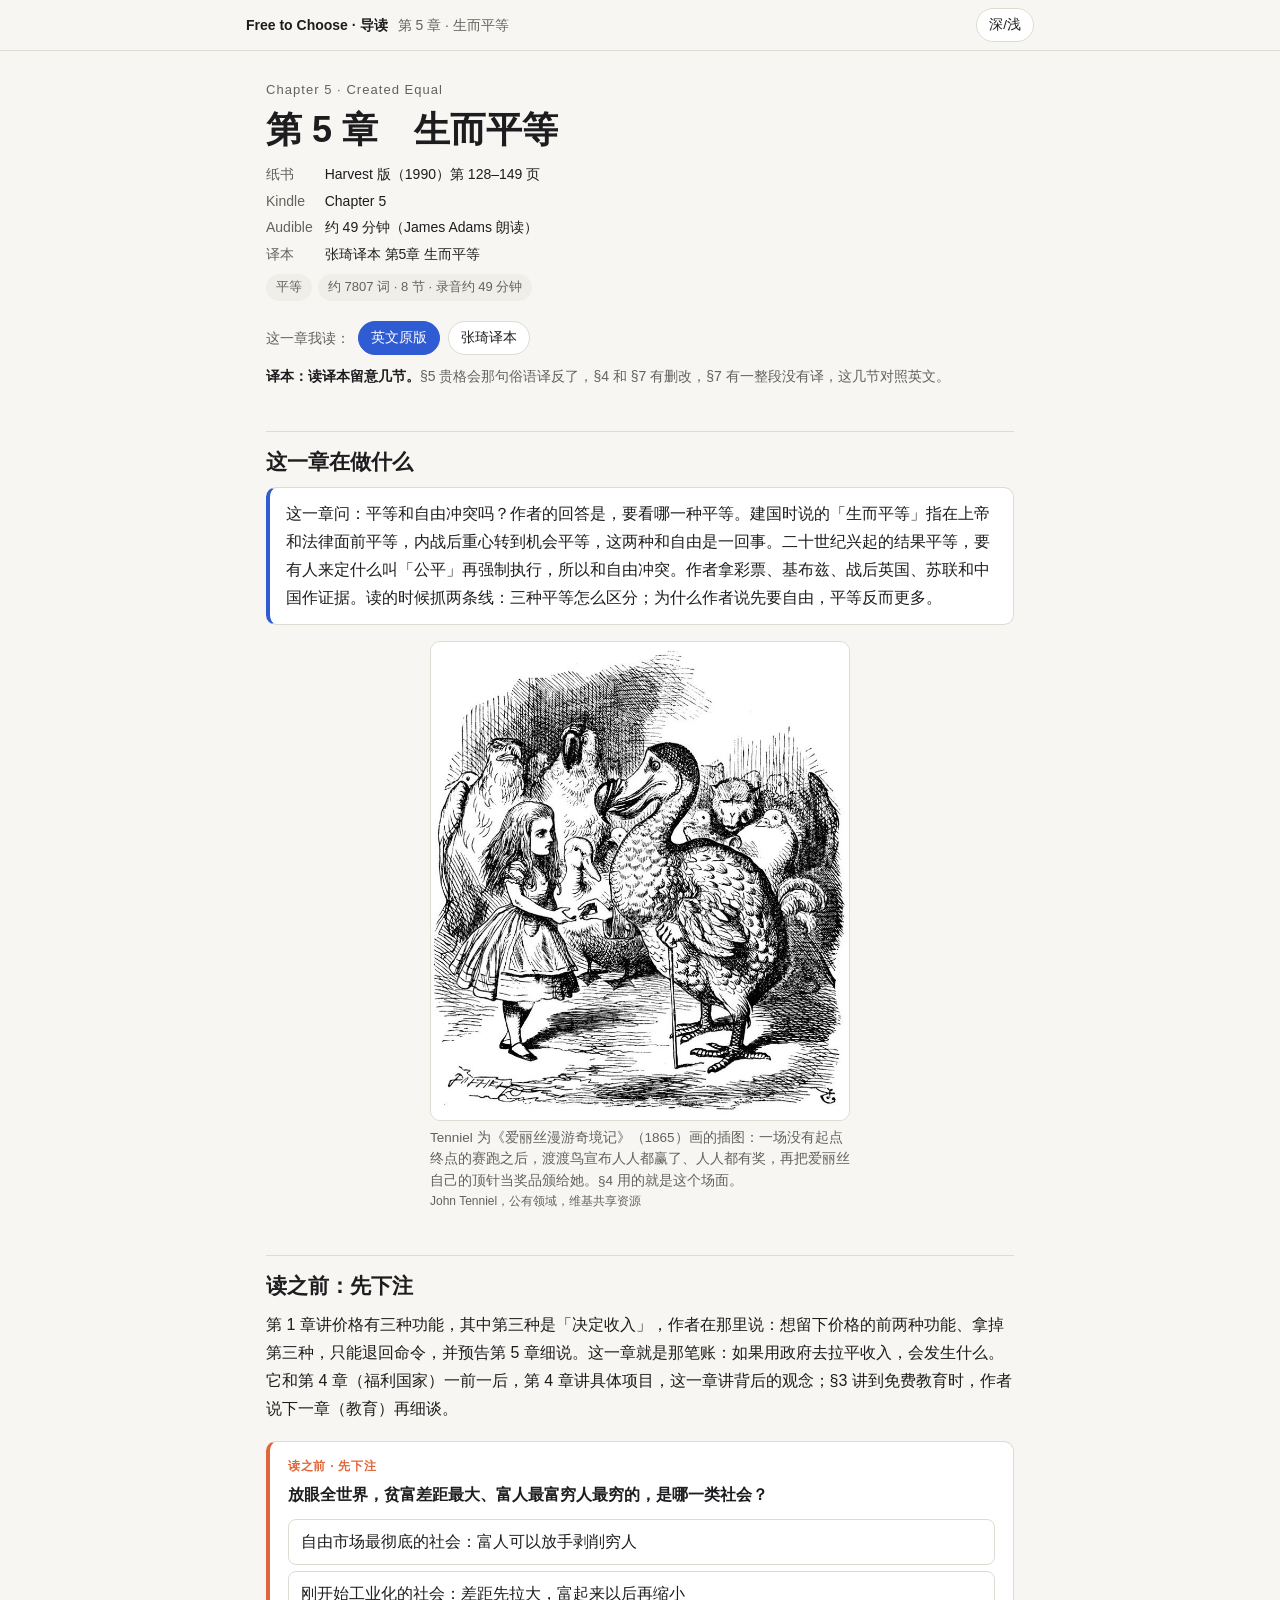
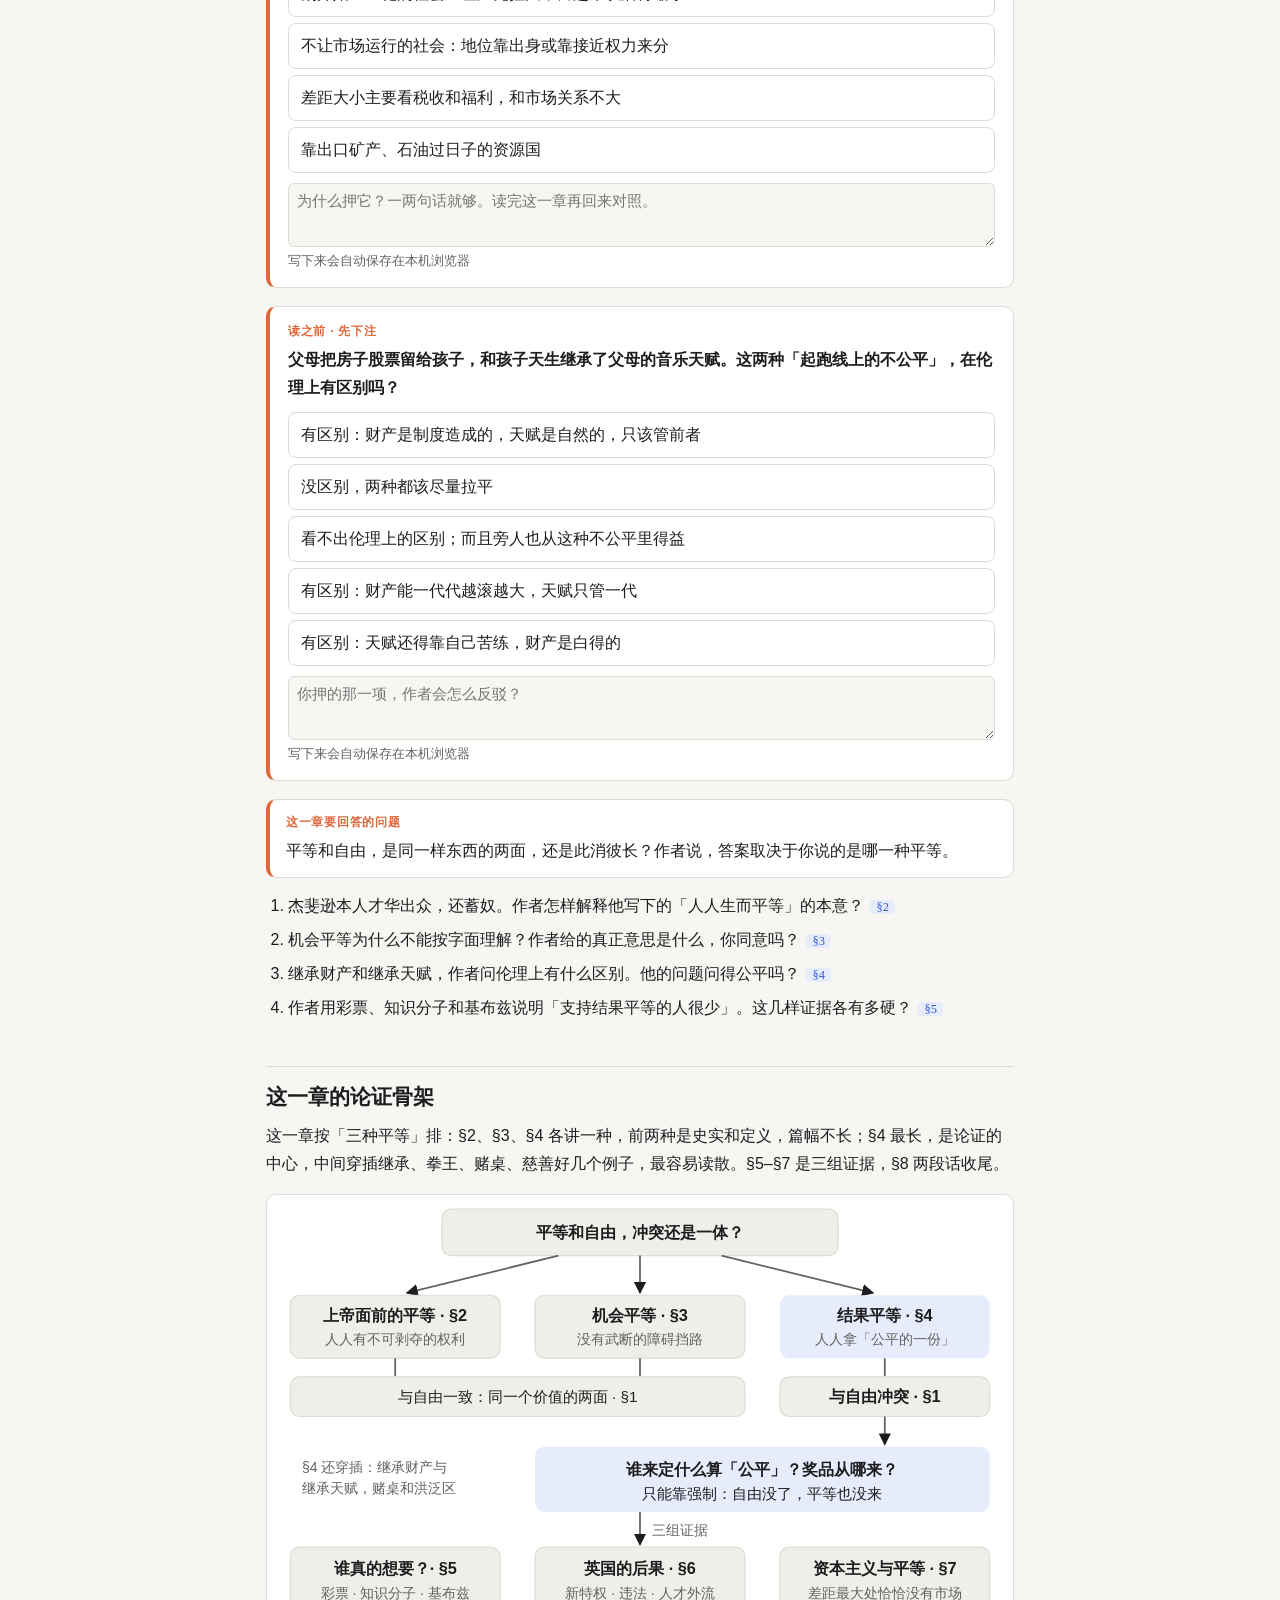
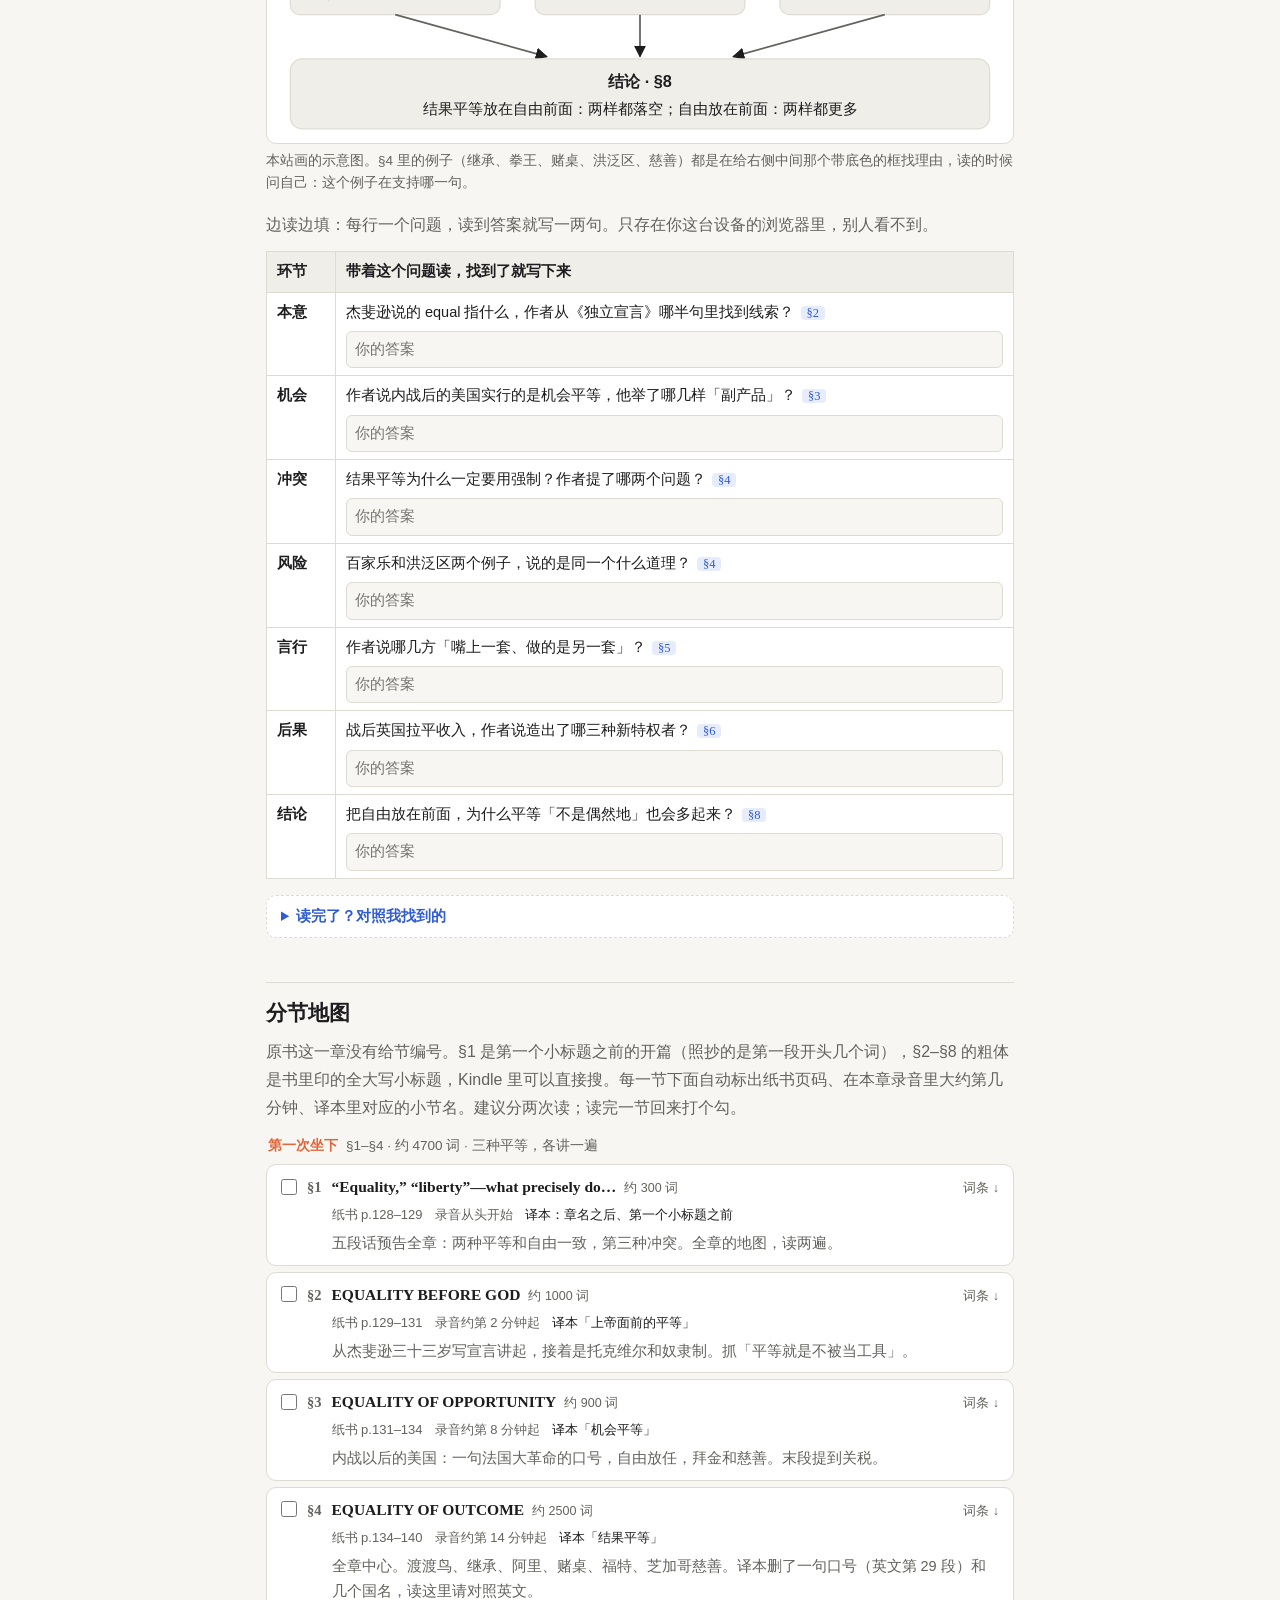
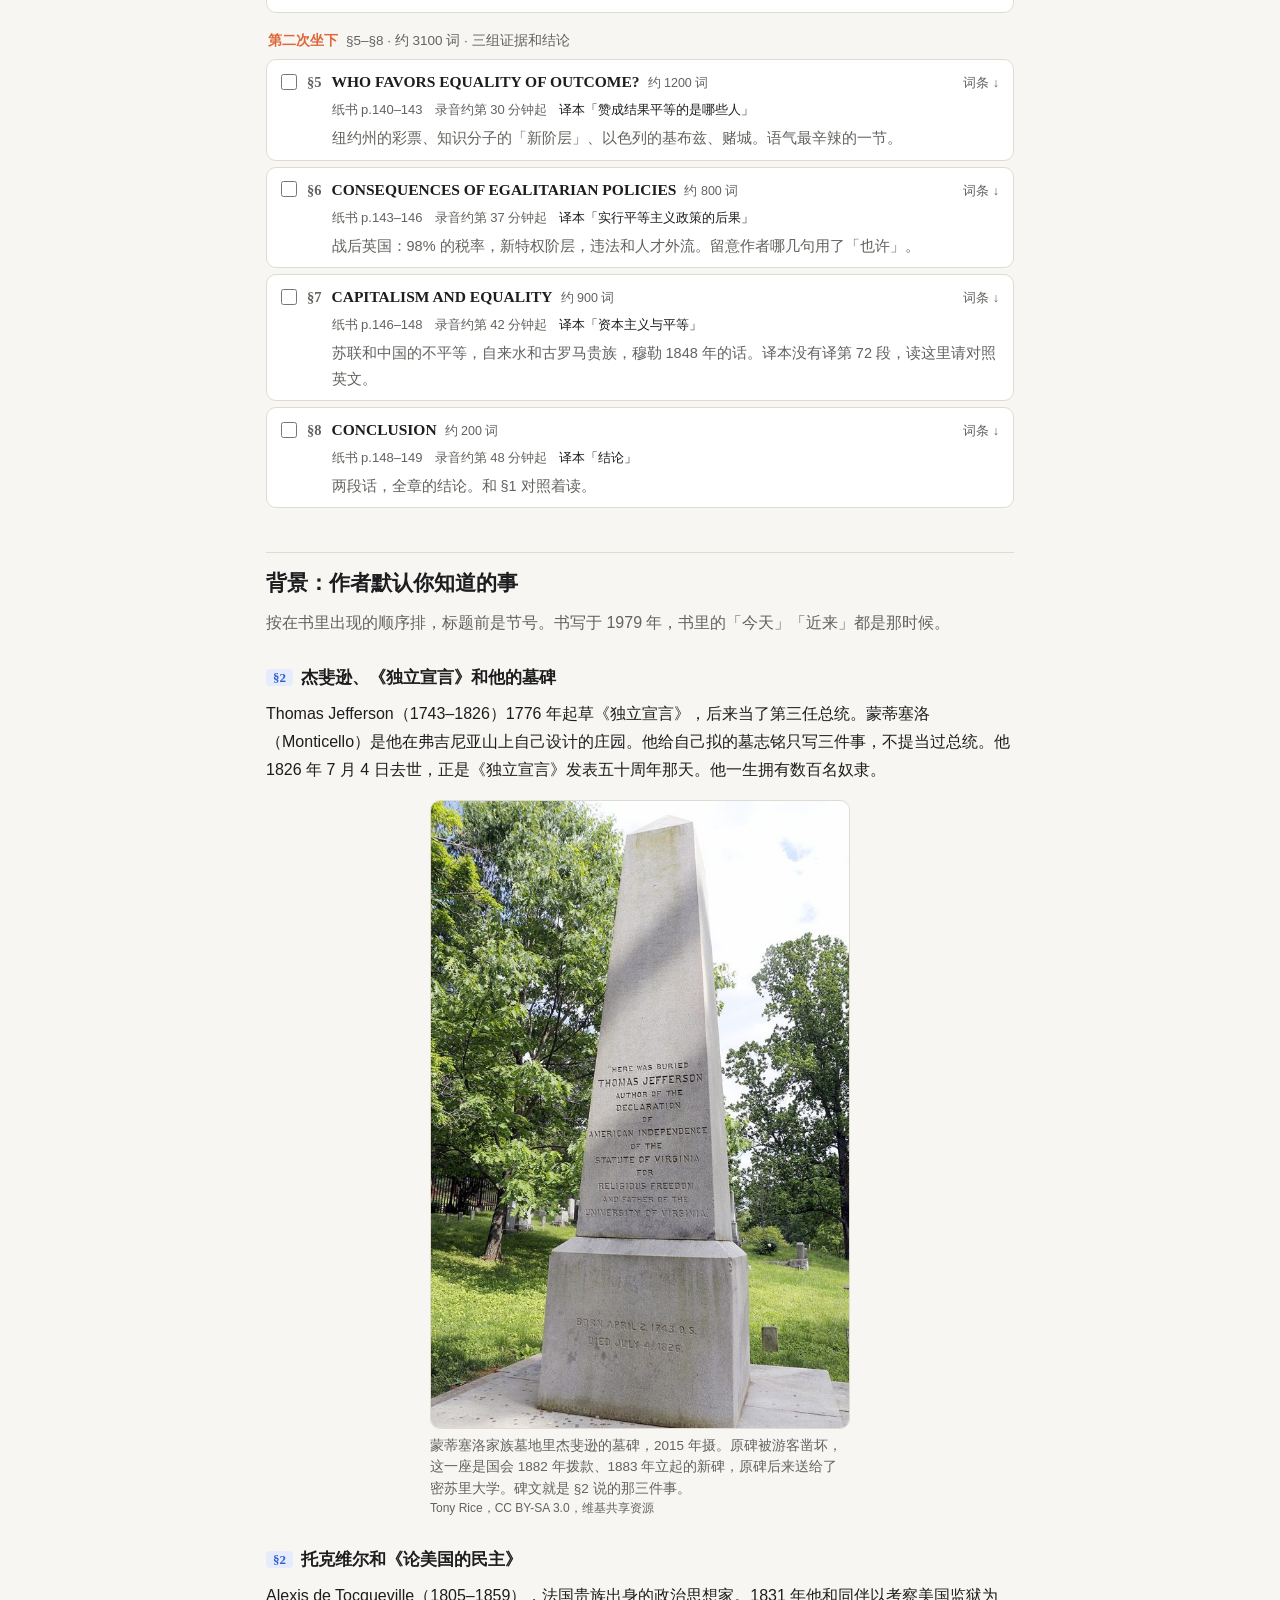
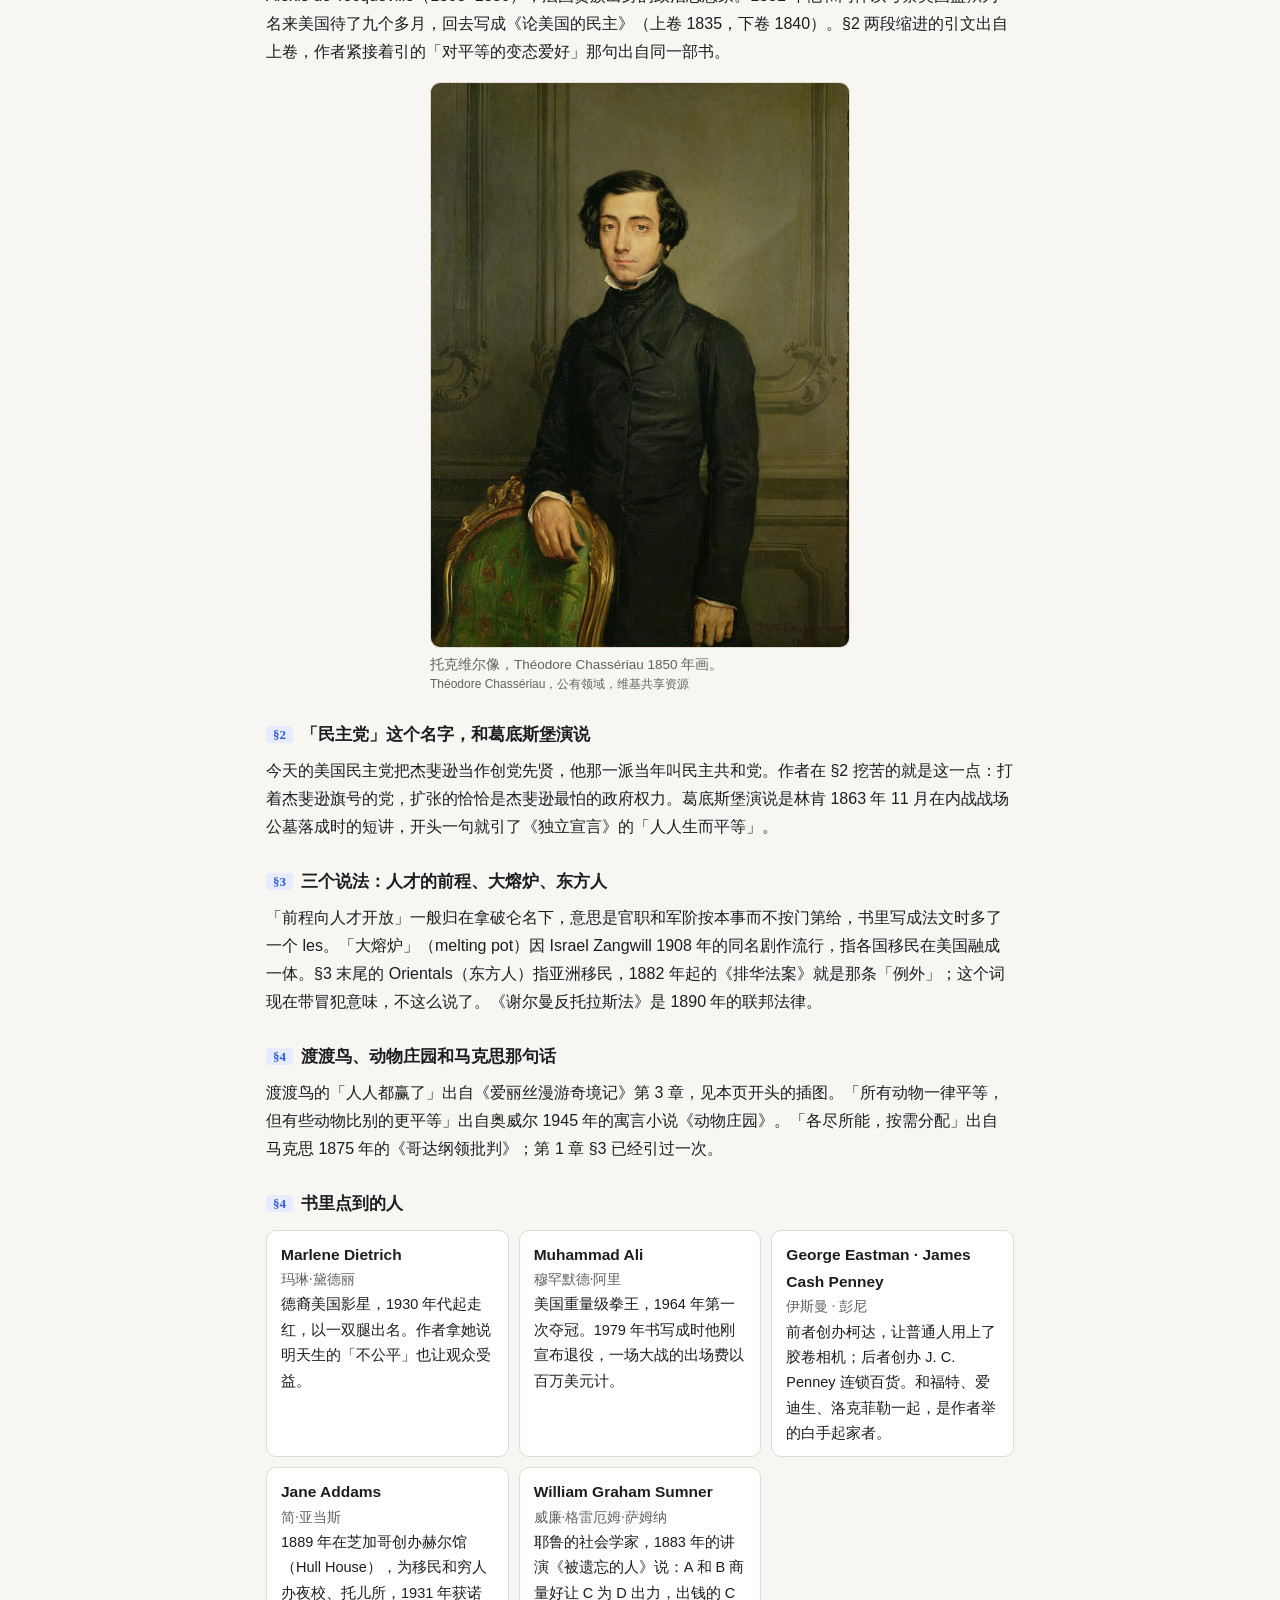
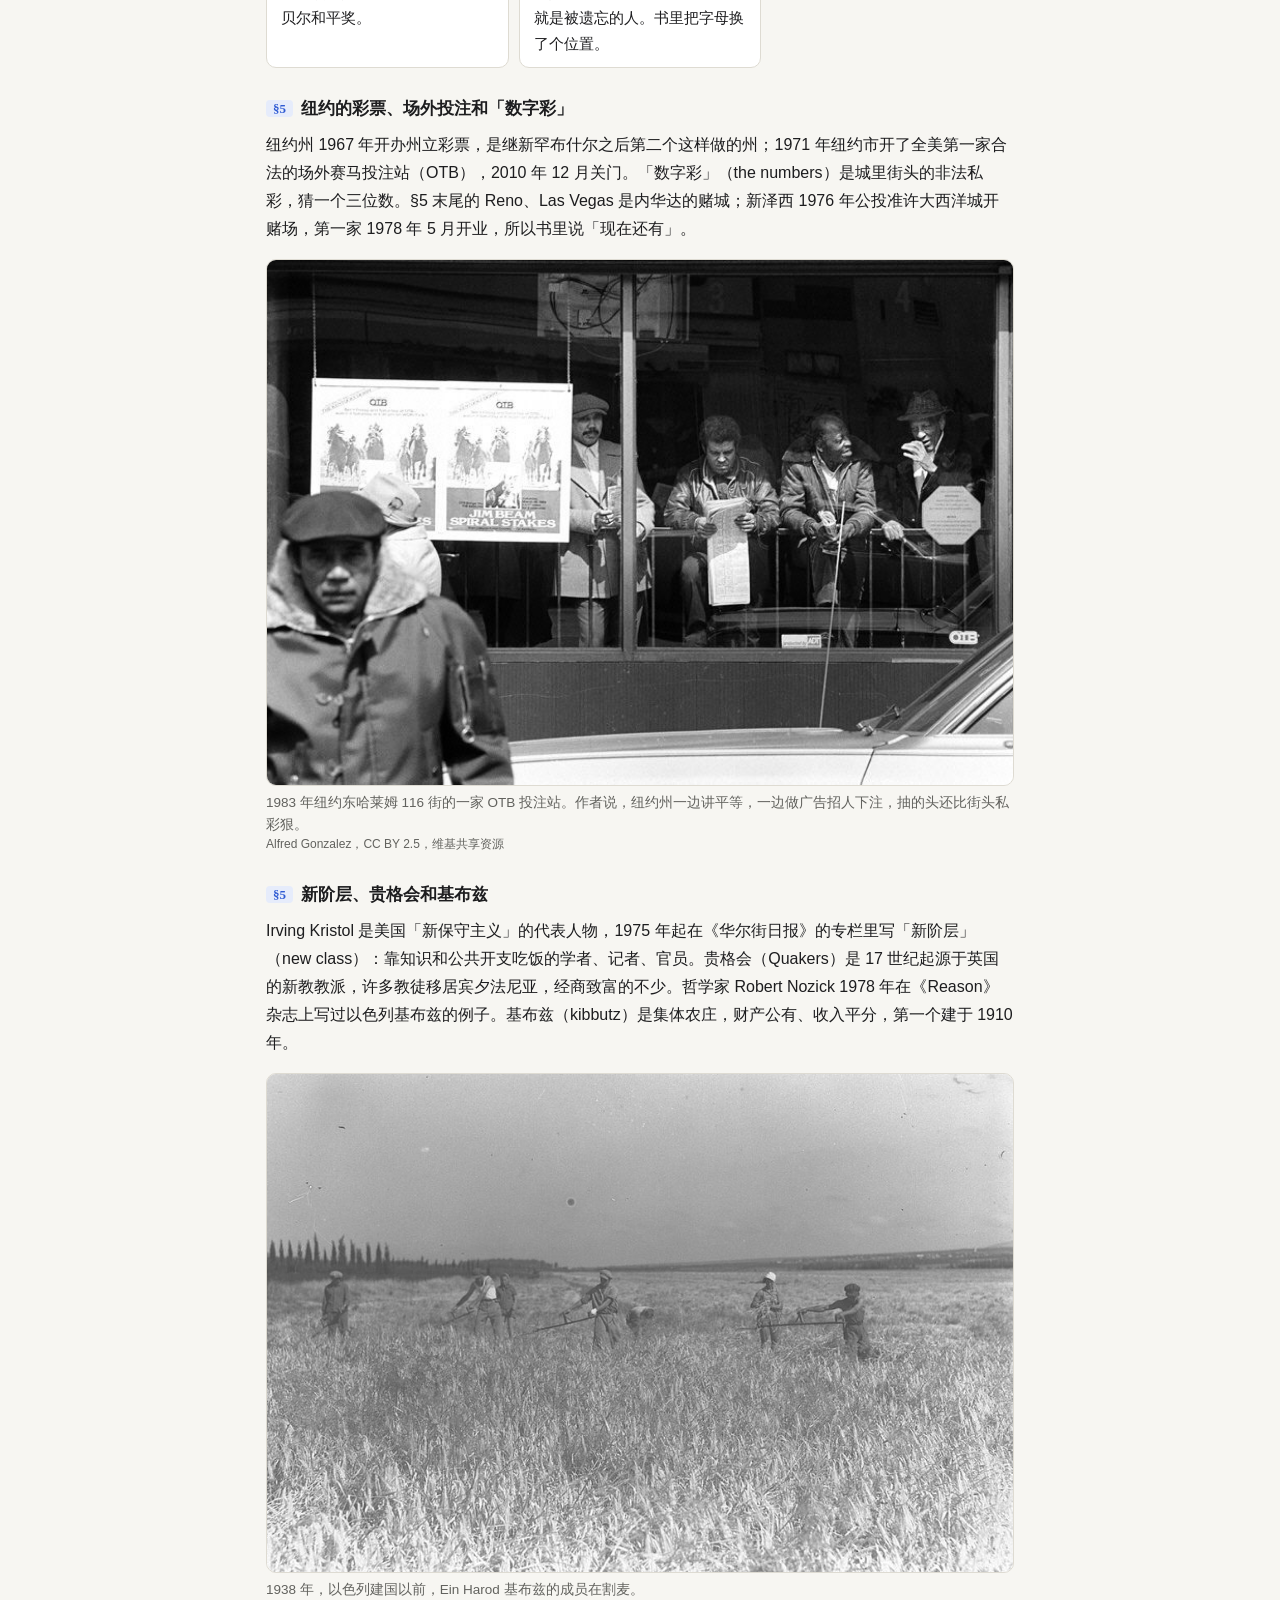
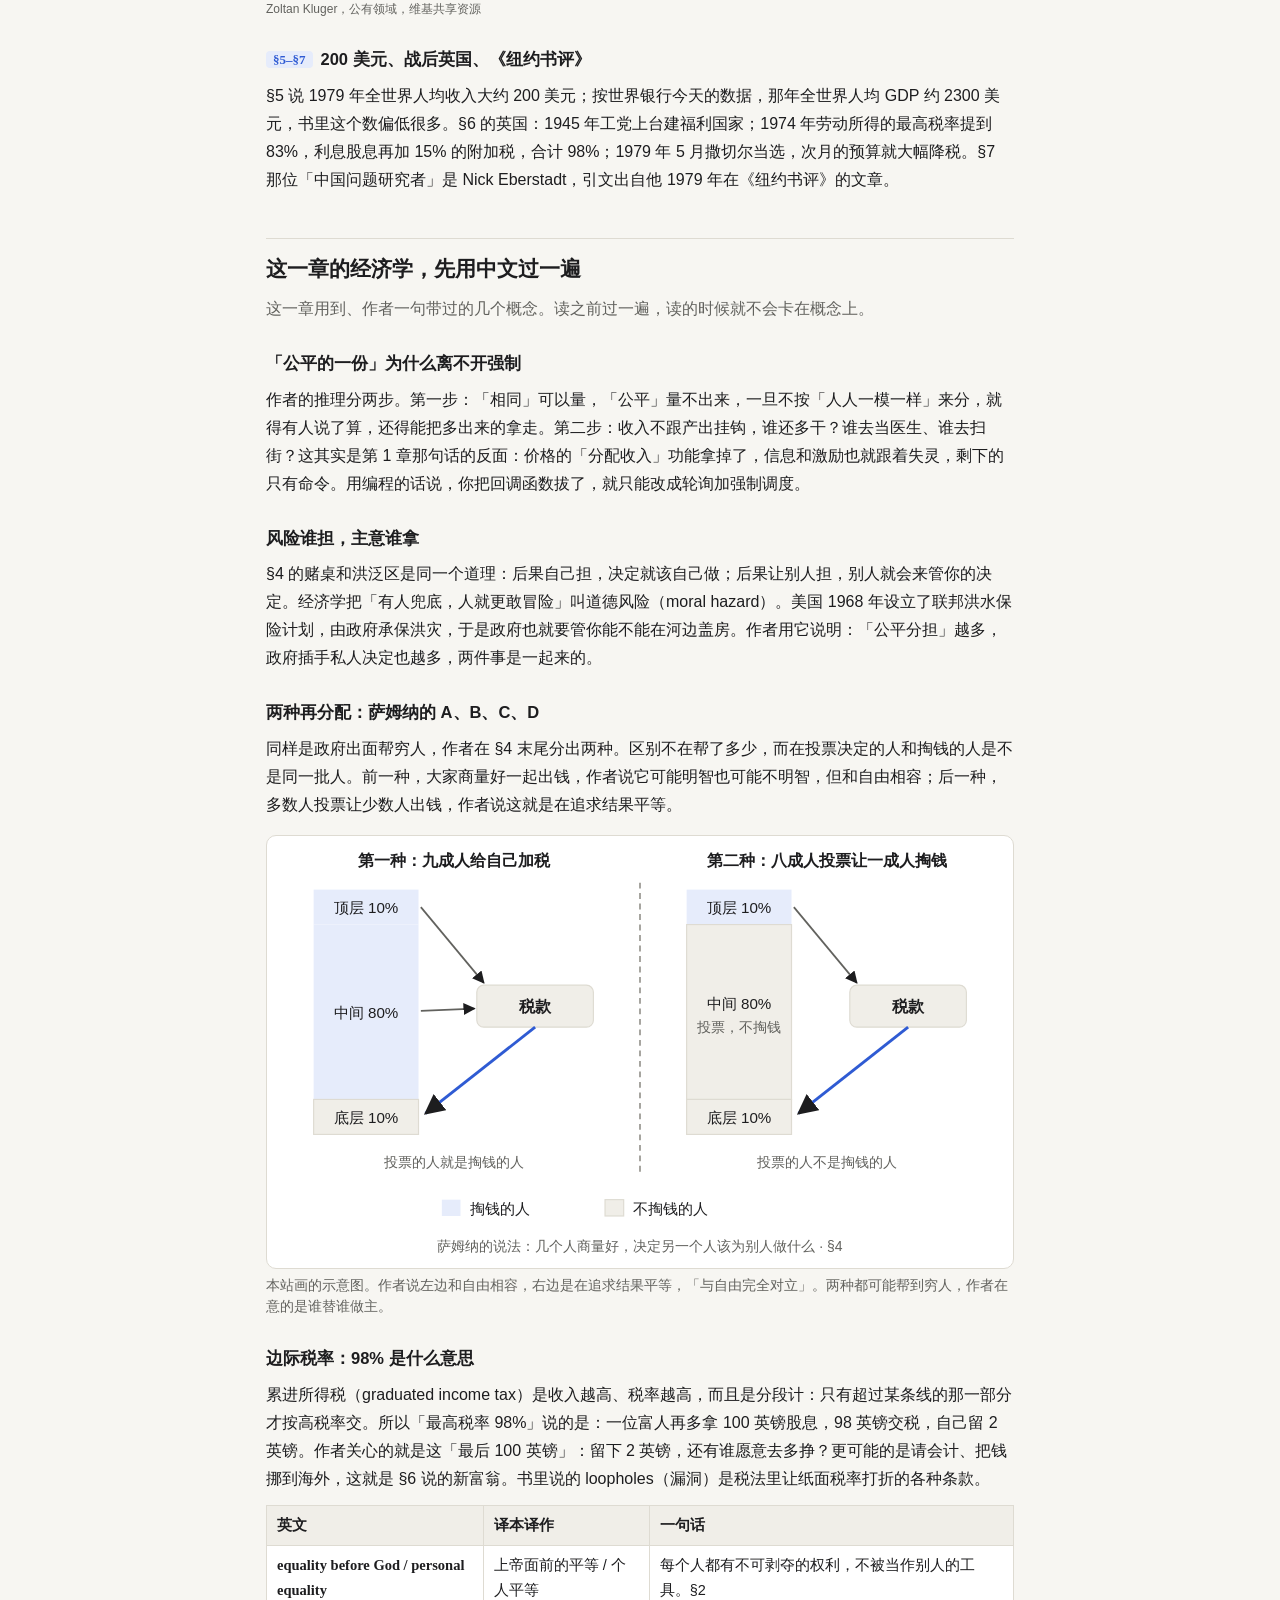
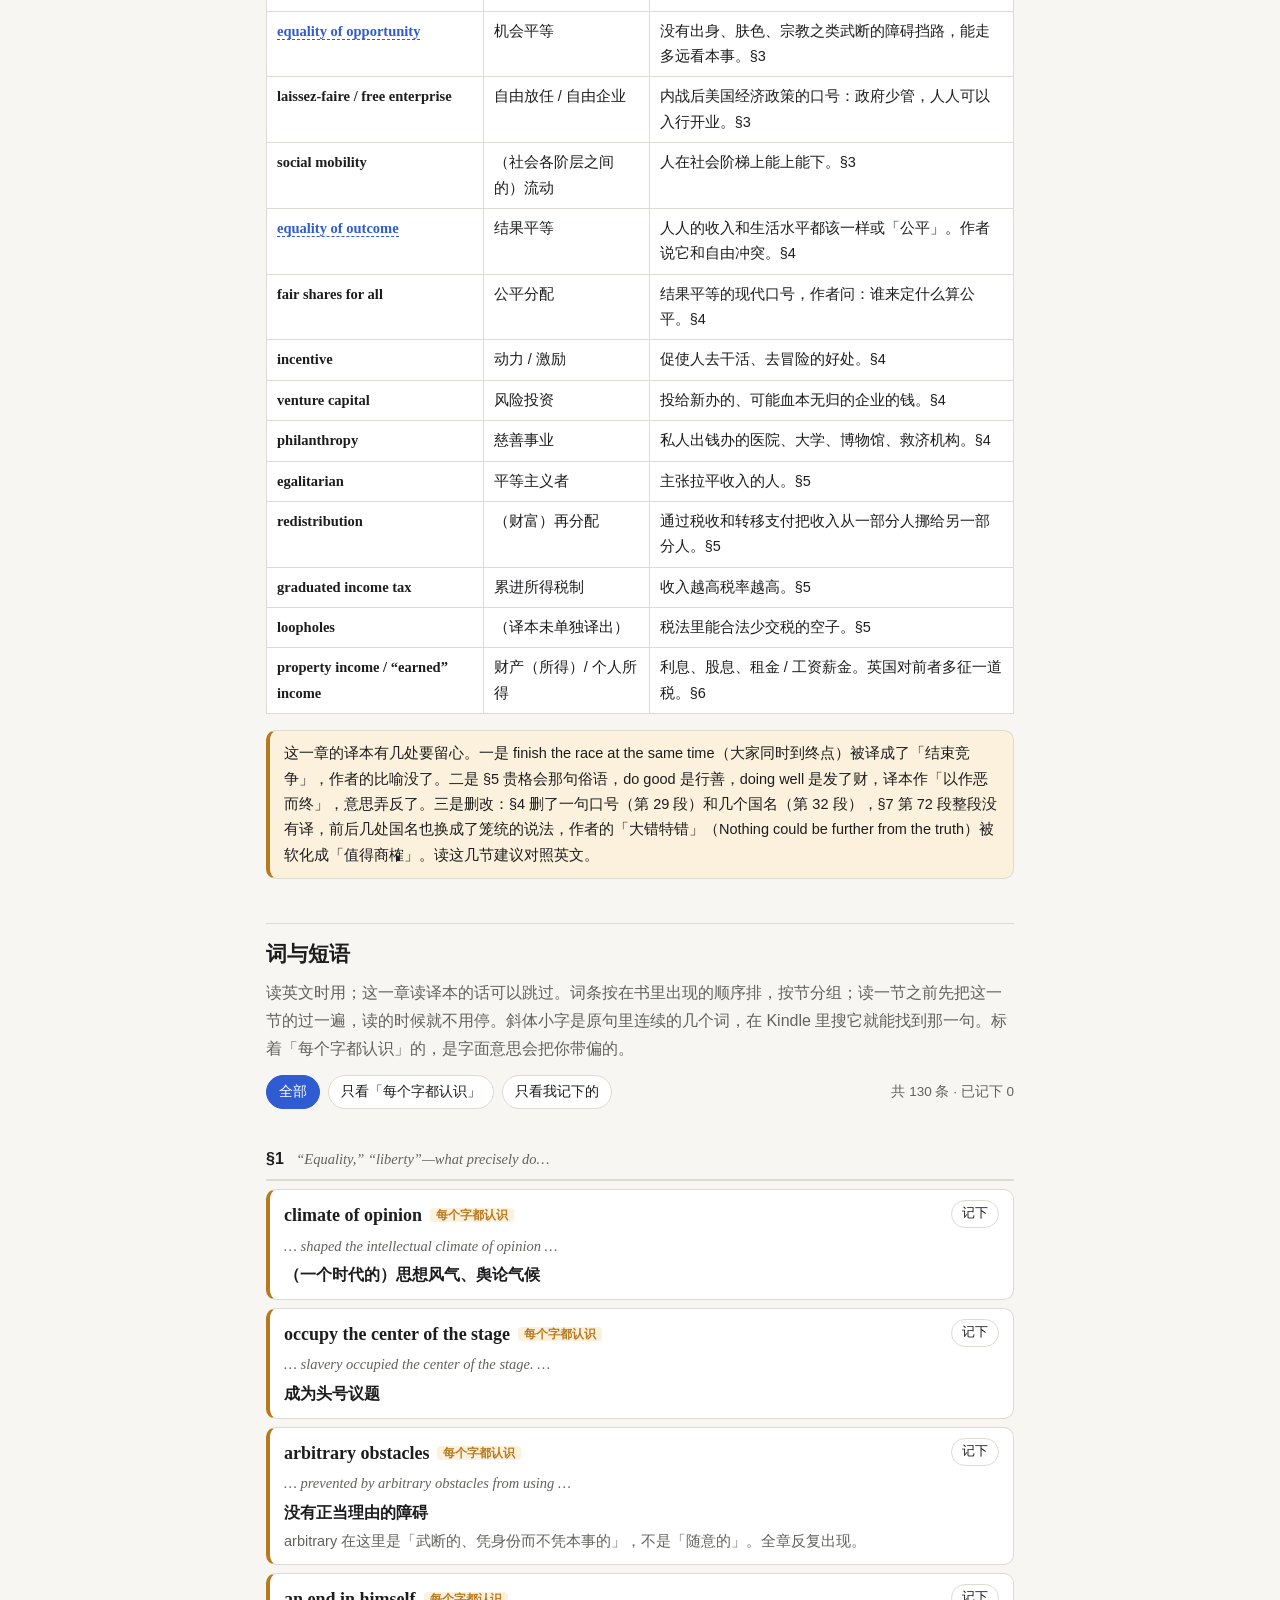
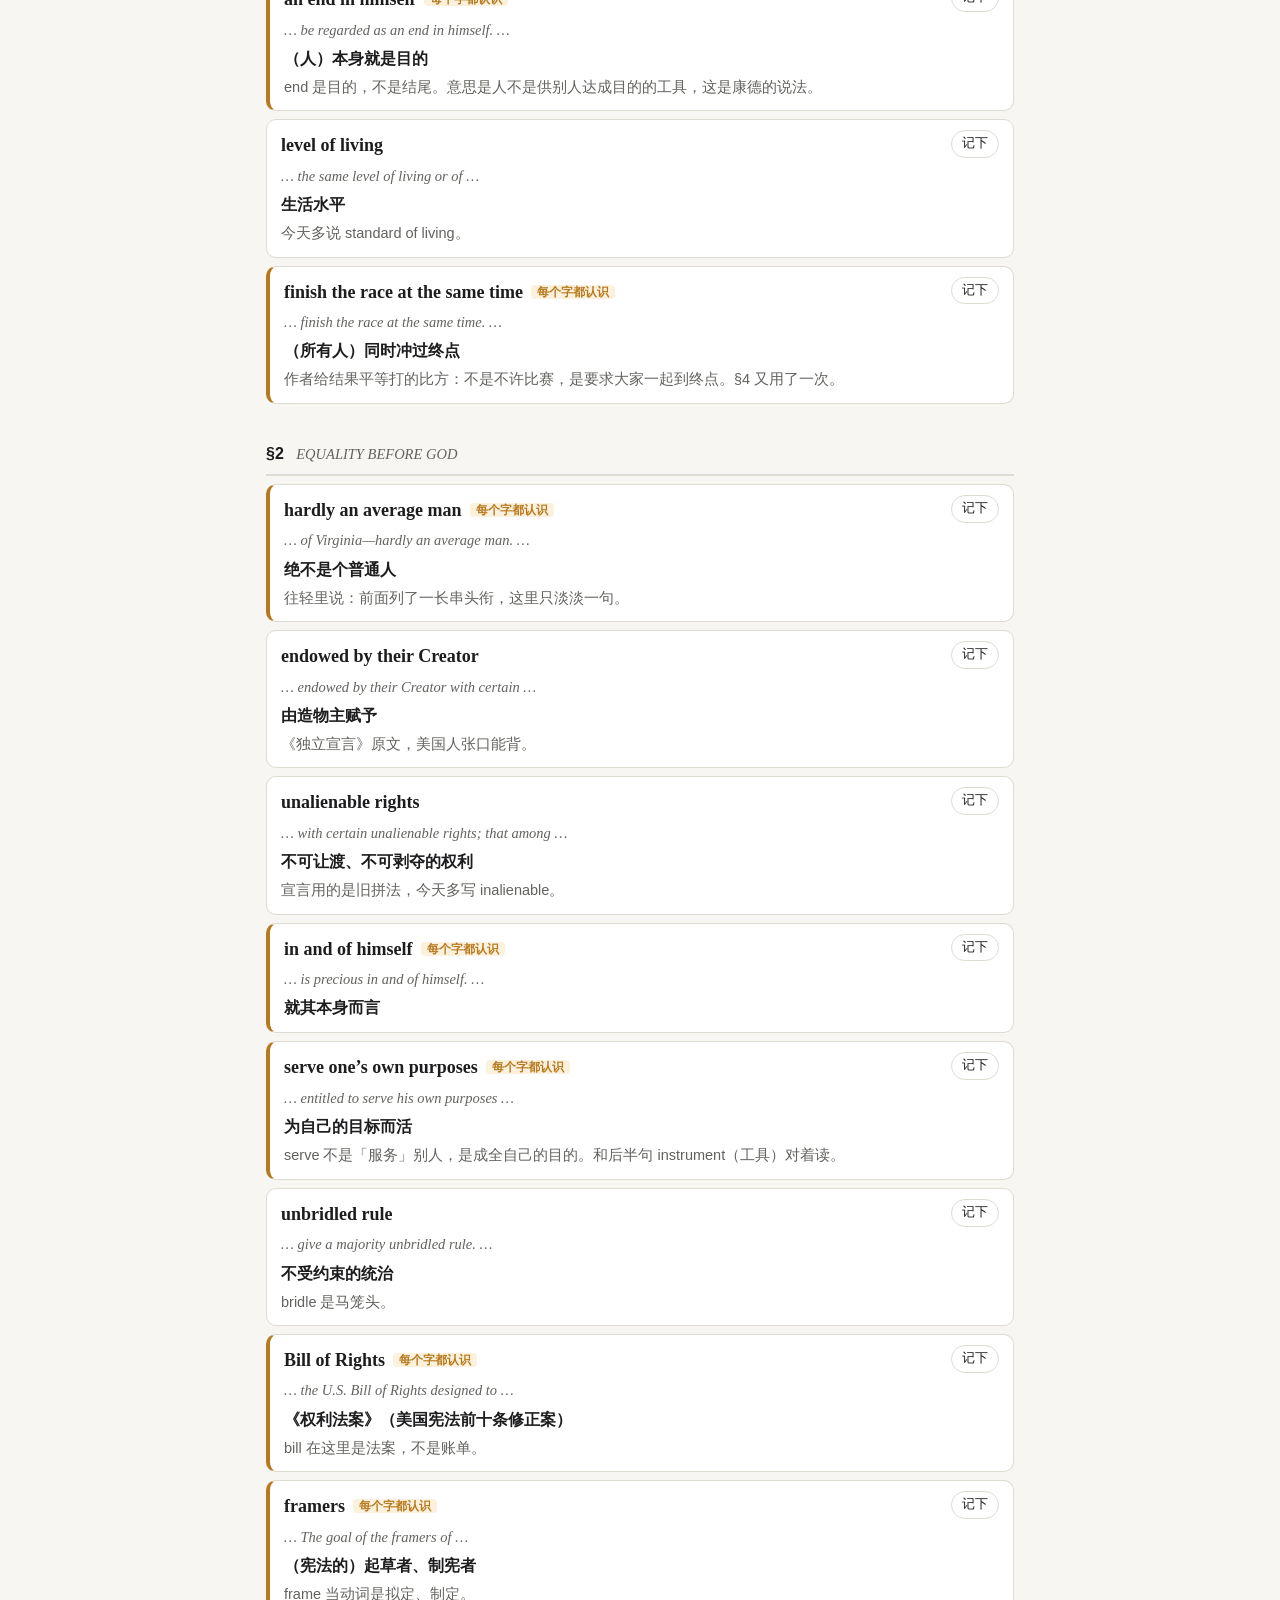
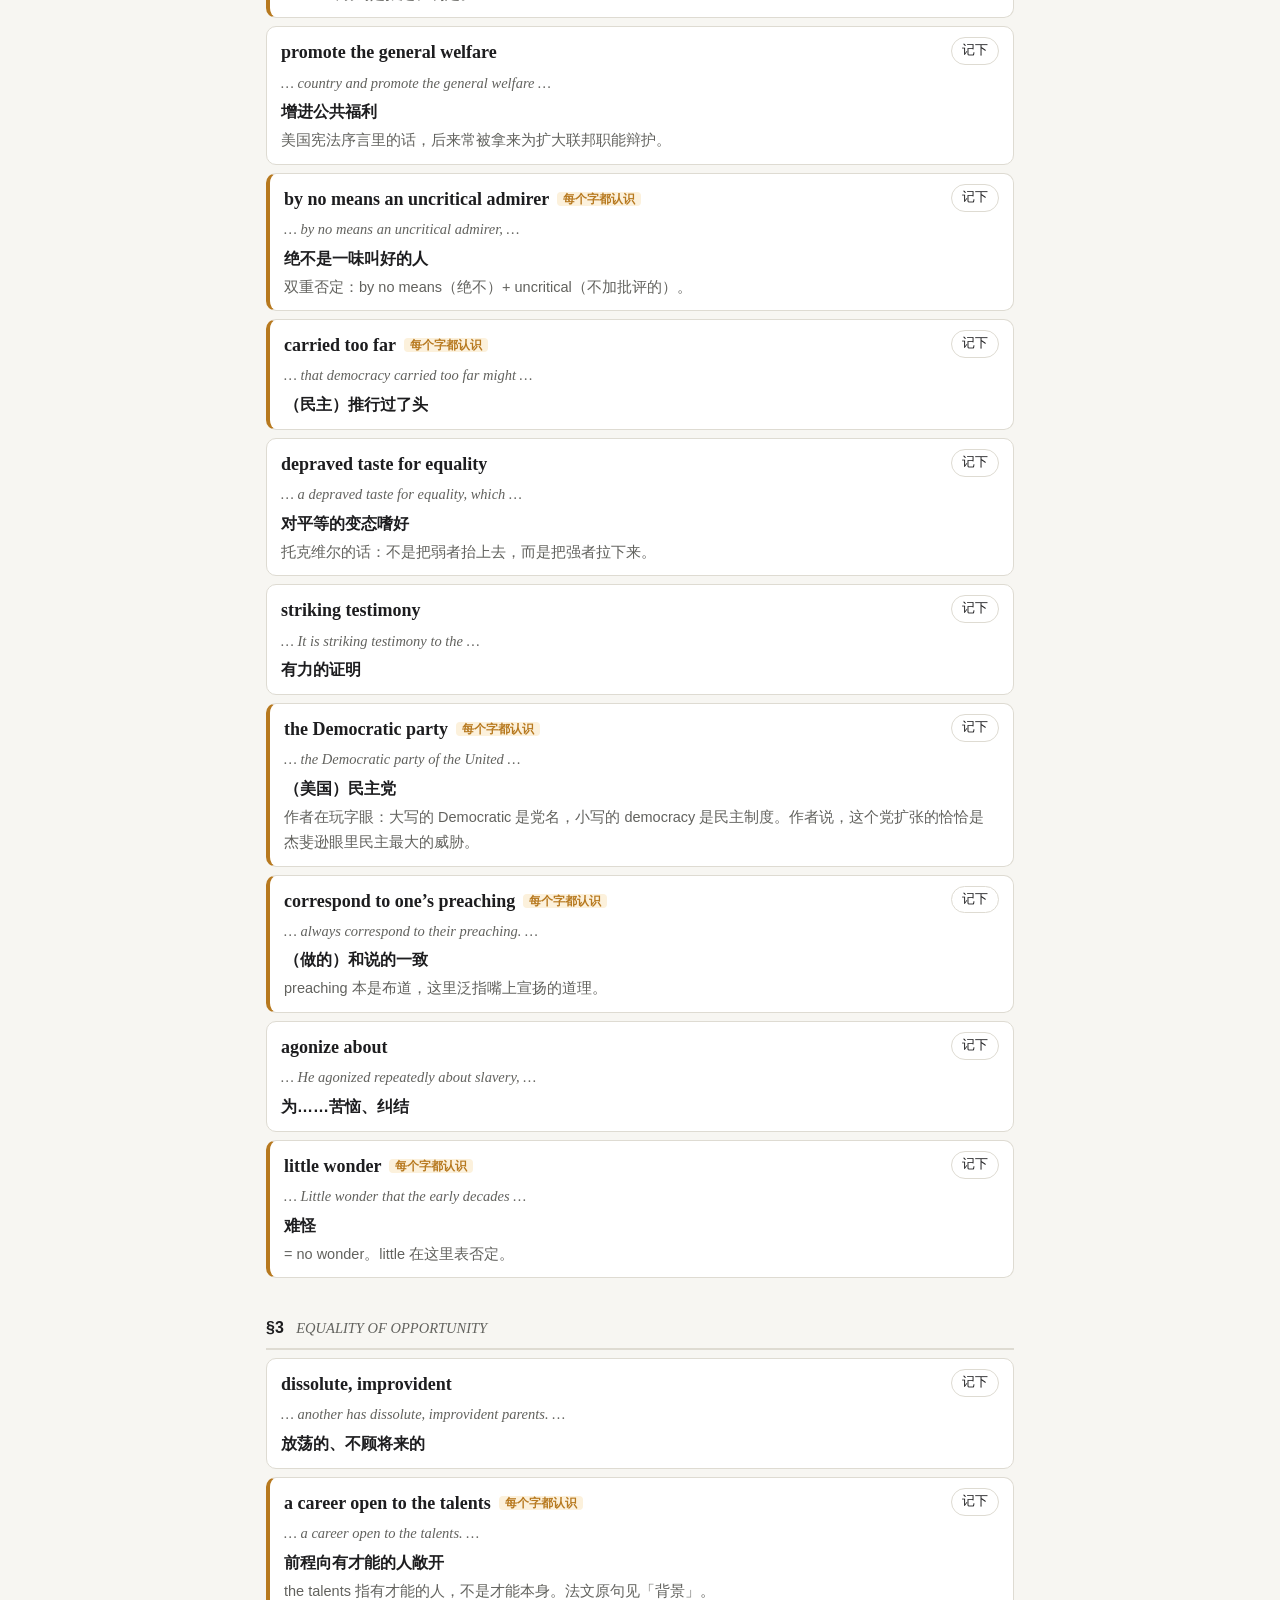
<file: chapters/05.html>
<!doctype html>
<html lang="zh-CN">
<head>
<meta charset="utf-8"><meta name="viewport" content="width=device-width, initial-scale=1">
<title>第 5 章 · 生而平等 · Free to Choose 导读</title>
<link rel="stylesheet" href="../assets/style.css">
<script src="../assets/chapters.js"></script>
<script src="../assets/sections.js"></script>
<script src="../assets/fc.js"></script>
</head>
<body data-chapter="5">
<main>

<h2>这一章在做什么</h2>
<div class="gist"><p>这一章问：平等和自由冲突吗？作者的回答是，要看哪一种平等。建国时说的「生而平等」指在上帝和法律面前平等，内战后重心转到机会平等，这两种和自由是一回事。二十世纪兴起的结果平等，要有人来定什么叫「公平」再强制执行，所以和自由冲突。作者拿彩票、基布兹、战后英国、苏联和中国作证据。读的时候抓两条线：三种平等怎么区分；为什么作者说先要自由，平等反而更多。</p></div>
<figure class="fig narrow"><img src="../assets/img/05-dodo.jpg" alt="黑白版画：一个长发小女孩伸手接过一只拄着拐杖的渡渡鸟递来的小东西，周围挤着鸭子、鹦鹉、老鼠等湿漉漉的动物" loading="lazy">
<figcaption>Tenniel 为《爱丽丝漫游奇境记》（1865）画的插图：一场没有起点终点的赛跑之后，渡渡鸟宣布人人都赢了、人人都有奖，再把爱丽丝自己的顶针当奖品颁给她。§4 用的就是这个场面。<span class="src">John Tenniel，公有领域，维基共享资源</span></figcaption></figure>

<h2>读之前：先下注</h2>
<p>第 1 章讲价格有三种功能，其中第三种是「决定收入」，作者在那里说：想留下价格的前两种功能、拿掉第三种，只能退回命令，并预告第 5 章细说。这一章就是那笔账：如果用政府去拉平收入，会发生什么。它和第 4 章（福利国家）一前一后，第 4 章讲具体项目，这一章讲背后的观念；§3 讲到免费教育时，作者说下一章（教育）再细谈。</p>
<div class="bet" data-key="05-a">
  <div class="q">放眼全世界，贫富差距最大、富人最富穷人最穷的，是哪一类社会？</div>
  <div class="opts">
    <button>自由市场最彻底的社会：富人可以放手剥削穷人</button>
    <button>刚开始工业化的社会：差距先拉大，富起来以后再缩小</button>
    <button>不让市场运行的社会：地位靠出身或靠接近权力来分</button>
    <button>差距大小主要看税收和福利，和市场关系不大</button>
    <button>靠出口矿产、石油过日子的资源国</button>
  </div>
  <textarea class="note" data-key="05-a-bet" placeholder="为什么押它？一两句话就够。读完这一章再回来对照。"></textarea>
</div>
<div class="bet" data-key="05-b">
  <div class="q">父母把房子股票留给孩子，和孩子天生继承了父母的音乐天赋。这两种「起跑线上的不公平」，在伦理上有区别吗？</div>
  <div class="opts">
    <button>有区别：财产是制度造成的，天赋是自然的，只该管前者</button>
    <button>没区别，两种都该尽量拉平</button>
    <button>看不出伦理上的区别；而且旁人也从这种不公平里得益</button>
    <button>有区别：财产能一代代越滚越大，天赋只管一代</button>
    <button>有区别：天赋还得靠自己苦练，财产是白得的</button>
  </div>
  <textarea class="note" data-key="05-b-bet" placeholder="你押的那一项，作者会怎么反驳？"></textarea>
</div>
<div class="crux"><p>平等和自由，是同一样东西的两面，还是此消彼长？作者说，答案取决于你说的是哪一种平等。</p></div>
<ol class="qs">
  <li>杰斐逊本人才华出众，还蓄奴。作者怎样解释他写下的「人人生而平等」的本意？<span class="sec">§2</span></li>
  <li>机会平等为什么不能按字面理解？作者给的真正意思是什么，你同意吗？<span class="sec">§3</span></li>
  <li>继承财产和继承天赋，作者问伦理上有什么区别。他的问题问得公平吗？<span class="sec">§4</span></li>
  <li>作者用彩票、知识分子和基布兹说明「支持结果平等的人很少」。这几样证据各有多硬？<span class="sec">§5</span></li>
</ol>

<h2>这一章的论证骨架</h2>
<p>这一章按「三种平等」排：§2、§3、§4 各讲一种，前两种是史实和定义，篇幅不长；§4 最长，是论证的中心，中间穿插继承、拳王、赌桌、慈善好几个例子，最容易读散。§5–§7 是三组证据，§8 两段话收尾。</p>
<figure class="fig"><svg class="diagram" viewBox="0 0 640 470" role="img" aria-label="论证骨架：平等和自由是冲突还是一体；三种平等：上帝面前的平等、机会平等与自由一致，结果平等与自由冲突，因为要有人决定什么算公平并强制执行；证据有三组：谁真的想要、英国的后果、资本主义与平等；结论是把结果平等放在自由前面两样都落空，把自由放在前面两样都更多">
<defs><marker id="m05a" viewBox="0 0 10 10" refX="9" refY="5" markerWidth="7" markerHeight="7" orient="auto"><path d="M0,0 L10,5 L0,10 z" class="f-fg"/></marker></defs>
<rect x="150" y="12" width="340" height="40" rx="8" class="box"/>
<text x="320" y="37" text-anchor="middle" class="t-b">平等和自由，冲突还是一体？</text>
<line x1="250" y1="52" x2="120" y2="84" class="ln" marker-end="url(#m05a)"/>
<line x1="320" y1="52" x2="320" y2="84" class="ln" marker-end="url(#m05a)"/>
<line x1="390" y1="52" x2="520" y2="84" class="ln" marker-end="url(#m05a)"/>
<rect x="20" y="86" width="180" height="54" rx="8" class="box"/>
<text x="110" y="108" text-anchor="middle" class="t-b">上帝面前的平等 · §2</text>
<text x="110" y="128" text-anchor="middle" class="t-m">人人有不可剥夺的权利</text>
<rect x="230" y="86" width="180" height="54" rx="8" class="box"/>
<text x="320" y="108" text-anchor="middle" class="t-b">机会平等 · §3</text>
<text x="320" y="128" text-anchor="middle" class="t-m">没有武断的障碍挡路</text>
<rect x="440" y="86" width="180" height="54" rx="8" class="f-soft"/>
<text x="530" y="108" text-anchor="middle" class="t-b">结果平等 · §4</text>
<text x="530" y="128" text-anchor="middle" class="t-m">人人拿「公平的一份」</text>
<line x1="110" y1="140" x2="110" y2="156" class="ln"/>
<line x1="320" y1="140" x2="320" y2="156" class="ln"/>
<rect x="20" y="156" width="390" height="34" rx="8" class="box"/>
<text x="215" y="178" text-anchor="middle">与自由一致：同一个价值的两面 · §1</text>
<line x1="530" y1="140" x2="530" y2="156" class="ln"/>
<rect x="440" y="156" width="180" height="34" rx="8" class="box"/>
<text x="530" y="178" text-anchor="middle" class="t-b">与自由冲突 · §1</text>
<line x1="530" y1="190" x2="530" y2="214" class="ln" marker-end="url(#m05a)"/>
<rect x="230" y="216" width="390" height="56" rx="8" class="f-soft"/>
<text x="425" y="240" text-anchor="middle" class="t-b">谁来定什么算「公平」？奖品从哪来？</text>
<text x="425" y="261" text-anchor="middle">只能靠强制：自由没了，平等也没来</text>
<text x="30" y="238" class="t-m">§4 还穿插：继承财产与</text>
<text x="30" y="256" class="t-m">继承天赋，赌桌和洪泛区</text>
<line x1="320" y1="272" x2="320" y2="300" class="ln" marker-end="url(#m05a)"/>
<text x="330" y="292" class="t-m">三组证据</text>
<rect x="20" y="302" width="180" height="58" rx="8" class="box"/>
<text x="110" y="325" text-anchor="middle" class="t-b">谁真的想要？· §5</text>
<text x="110" y="346" text-anchor="middle" class="t-m">彩票 · 知识分子 · 基布兹</text>
<rect x="230" y="302" width="180" height="58" rx="8" class="box"/>
<text x="320" y="325" text-anchor="middle" class="t-b">英国的后果 · §6</text>
<text x="320" y="346" text-anchor="middle" class="t-m">新特权 · 违法 · 人才外流</text>
<rect x="440" y="302" width="180" height="58" rx="8" class="box"/>
<text x="530" y="325" text-anchor="middle" class="t-b">资本主义与平等 · §7</text>
<text x="530" y="346" text-anchor="middle" class="t-m">差距最大处恰恰没有市场</text>
<line x1="110" y1="360" x2="240" y2="396" class="ln" marker-end="url(#m05a)"/>
<line x1="320" y1="360" x2="320" y2="396" class="ln" marker-end="url(#m05a)"/>
<line x1="530" y1="360" x2="400" y2="396" class="ln" marker-end="url(#m05a)"/>
<rect x="20" y="398" width="600" height="60" rx="10" class="box"/>
<text x="320" y="422" text-anchor="middle" class="t-b">结论 · §8</text>
<text x="320" y="445" text-anchor="middle">结果平等放在自由前面：两样都落空；自由放在前面：两样都更多</text>
</svg>
<figcaption>本站画的示意图。§4 里的例子（继承、拳王、赌桌、洪泛区、慈善）都是在给右侧中间那个带底色的框找理由，读的时候问自己：这个例子在支持哪一句。</figcaption></figure>
<p class="lede">边读边填：每行一个问题，读到答案就写一两句。只存在你这台设备的浏览器里，别人看不到。</p>
<div class="table-wrap"><table class="findit">
  <tr><th>环节</th><th>带着这个问题读，找到了就写下来</th></tr>
  <tr><td>本意</td><td><p class="q">杰斐逊说的 equal 指什么，作者从《独立宣言》哪半句里找到线索？<span class="sec">§2</span></p><input class="note" data-key="05-f1" aria-label="本意：你的答案" placeholder="你的答案"></td></tr>
  <tr><td>机会</td><td><p class="q">作者说内战后的美国实行的是机会平等，他举了哪几样「副产品」？<span class="sec">§3</span></p><input class="note" data-key="05-f2" aria-label="机会：你的答案" placeholder="你的答案"></td></tr>
  <tr><td>冲突</td><td><p class="q">结果平等为什么一定要用强制？作者提了哪两个问题？<span class="sec">§4</span></p><input class="note" data-key="05-f3" aria-label="冲突：你的答案" placeholder="你的答案"></td></tr>
  <tr><td>风险</td><td><p class="q">百家乐和洪泛区两个例子，说的是同一个什么道理？<span class="sec">§4</span></p><input class="note" data-key="05-f4" aria-label="风险：你的答案" placeholder="你的答案"></td></tr>
  <tr><td>言行</td><td><p class="q">作者说哪几方「嘴上一套、做的是另一套」？<span class="sec">§5</span></p><input class="note" data-key="05-f5" aria-label="言行：你的答案" placeholder="你的答案"></td></tr>
  <tr><td>后果</td><td><p class="q">战后英国拉平收入，作者说造出了哪三种新特权者？<span class="sec">§6</span></p><input class="note" data-key="05-f6" aria-label="后果：你的答案" placeholder="你的答案"></td></tr>
  <tr><td>结论</td><td><p class="q">把自由放在前面，为什么平等「不是偶然地」也会多起来？<span class="sec">§8</span></p><input class="note" data-key="05-f7" aria-label="结论：你的答案" placeholder="你的答案"></td></tr>
</table></div>
<details class="reveal"><summary>读完了？对照我找到的</summary><ul>
  <li>本意：紧接着的「造物主赋予不可让渡的权利」；人人平等是指在上帝面前，每个人都不是别人的工具。</li>
  <li>机会：人的干劲大释放、社会流动成了日常、慈善事业爆发；还有被讥为「庸俗物质主义」的拜金风气。</li>
  <li>冲突：谁来决定什么是「公平」？不按产出分，奖品从哪来、谁去干扫街的活？</li>
  <li>风险：谁承担后果，谁才能做决定；别人替你担后果，就会来管你的决定。</li>
  <li>言行：政府（一边办彩票一边讲平等）、知识分子（不捐出多余收入）、公众（基布兹没人去，赌城人满）。</li>
  <li>后果：铁饭碗的官僚、高薪的工会工人、会钻法律空子的新富翁。</li>
  <li>结论：自由社会不阻止人得到特权地位，但不让它制度化，总有别的能人来挑战。</li>
</ul></details>

<h2>分节地图</h2>
<p class="lede">原书这一章没有给节编号。§1 是第一个小标题之前的开篇（照抄的是第一段开头几个词），§2–§8 的粗体是书里印的全大写小标题，Kindle 里可以直接搜。每一节下面自动标出纸书页码、在本章录音里大约第几分钟、译本里对应的小节名。建议分两次读；读完一节回来打个勾。</p>
<ol class="secmap">
  <li class="sit">第一次坐下<span>§1–§4 · 约 4700 词 · 三种平等，各讲一遍</span></li>
  <li data-sec="1"><b>“Equality,” “liberty”—what precisely do…<span class="w">约 300 词</span></b><span class="what">五段话预告全章：两种平等和自由一致，第三种冲突。全章的地图，读两遍。</span></li>
  <li data-sec="2"><b>EQUALITY BEFORE GOD<span class="w">约 1000 词</span></b><span class="what">从杰斐逊三十三岁写宣言讲起，接着是托克维尔和奴隶制。抓「平等就是不被当工具」。</span></li>
  <li data-sec="3"><b>EQUALITY OF OPPORTUNITY<span class="w">约 900 词</span></b><span class="what">内战以后的美国：一句法国大革命的口号，自由放任，拜金和慈善。末段提到关税。</span></li>
  <li data-sec="4"><b>EQUALITY OF OUTCOME<span class="w">约 2500 词</span></b><span class="what">全章中心。渡渡鸟、继承、阿里、赌桌、福特、芝加哥慈善。译本删了一句口号（英文第 29 段）和几个国名，读这里请对照英文。</span></li>
  <li class="sit">第二次坐下<span>§5–§8 · 约 3100 词 · 三组证据和结论</span></li>
  <li data-sec="5"><b>WHO FAVORS EQUALITY OF OUTCOME?<span class="w">约 1200 词</span></b><span class="what">纽约州的彩票、知识分子的「新阶层」、以色列的基布兹、赌城。语气最辛辣的一节。</span></li>
  <li data-sec="6"><b>CONSEQUENCES OF EGALITARIAN POLICIES<span class="w">约 800 词</span></b><span class="what">战后英国：98% 的税率，新特权阶层，违法和人才外流。留意作者哪几句用了「也许」。</span></li>
  <li data-sec="7"><b>CAPITALISM AND EQUALITY<span class="w">约 900 词</span></b><span class="what">苏联和中国的不平等，自来水和古罗马贵族，穆勒 1848 年的话。译本没有译第 72 段，读这里请对照英文。</span></li>
  <li data-sec="8"><b>CONCLUSION<span class="w">约 200 词</span></b><span class="what">两段话，全章的结论。和 §1 对照着读。</span></li>
</ol>

<h2>背景：作者默认你知道的事</h2>
<p class="lede">按在书里出现的顺序排，标题前是节号。书写于 1979 年，书里的「今天」「近来」都是那时候。</p>

<h3><span class="sec">§2</span>杰斐逊、《独立宣言》和他的墓碑</h3>
<p>Thomas Jefferson（1743–1826）1776 年起草《独立宣言》，后来当了第三任总统。蒙蒂塞洛（Monticello）是他在弗吉尼亚山上自己设计的庄园。他给自己拟的墓志铭只写三件事，不提当过总统。他 1826 年 7 月 4 日去世，正是《独立宣言》发表五十周年那天。他一生拥有数百名奴隶。</p>
<figure class="fig narrow"><img src="../assets/img/05-jefferson-grave.jpg" alt="绿树和草地间一座灰白色的方尖碑，碑身刻着英文：这里埋葬着托马斯·杰斐逊，《美国独立宣言》、《弗吉尼亚宗教自由法》的作者，弗吉尼亚大学之父；底座刻着生卒日期" loading="lazy">
<figcaption>蒙蒂塞洛家族墓地里杰斐逊的墓碑，2015 年摄。原碑被游客凿坏，这一座是国会 1882 年拨款、1883 年立起的新碑，原碑后来送给了密苏里大学。碑文就是 §2 说的那三件事。<span class="src">Tony Rice，CC BY-SA 3.0，维基共享资源</span></figcaption></figure>

<h3><span class="sec">§2</span>托克维尔和《论美国的民主》</h3>
<p>Alexis de Tocqueville（1805–1859），法国贵族出身的政治思想家。1831 年他和同伴以考察美国监狱为名来美国待了九个多月，回去写成《论美国的民主》（上卷 1835，下卷 1840）。§2 两段缩进的引文出自上卷，作者紧接着引的「对平等的变态爱好」那句出自同一部书。</p>
<figure class="fig narrow"><img src="../assets/img/05-tocqueville.jpg" alt="油画：一位黑发的年轻男子穿深色长外套，一手扶着绿色绒面的雕花椅背，站在灰色护墙板前" loading="lazy">
<figcaption>托克维尔像，Théodore Chassériau 1850 年画。<span class="src">Théodore Chassériau，公有领域，维基共享资源</span></figcaption></figure>

<h3><span class="sec">§2</span>「民主党」这个名字，和葛底斯堡演说</h3>
<p>今天的美国民主党把杰斐逊当作创党先贤，他那一派当年叫民主共和党。作者在 §2 挖苦的就是这一点：打着杰斐逊旗号的党，扩张的恰恰是杰斐逊最怕的政府权力。葛底斯堡演说是林肯 1863 年 11 月在内战战场公墓落成时的短讲，开头一句就引了《独立宣言》的「人人生而平等」。</p>

<h3><span class="sec">§3</span>三个说法：人才的前程、大熔炉、东方人</h3>
<p>「前程向人才开放」一般归在拿破仑名下，意思是官职和军阶按本事而不按门第给，书里写成法文时多了一个 les。「大熔炉」（melting pot）因 Israel Zangwill 1908 年的同名剧作流行，指各国移民在美国融成一体。§3 末尾的 Orientals（东方人）指亚洲移民，1882 年起的《排华法案》就是那条「例外」；这个词现在带冒犯意味，不这么说了。《谢尔曼反托拉斯法》是 1890 年的联邦法律。</p>

<h3><span class="sec">§4</span>渡渡鸟、动物庄园和马克思那句话</h3>
<p>渡渡鸟的「人人都赢了」出自《爱丽丝漫游奇境记》第 3 章，见本页开头的插图。「所有动物一律平等，但有些动物比别的更平等」出自奥威尔 1945 年的寓言小说《动物庄园》。「各尽所能，按需分配」出自马克思 1875 年的《哥达纲领批判》；第 1 章 §3 已经引过一次。</p>

<h3><span class="sec">§4</span>书里点到的人</h3>
<div class="who">
  <div><b>Marlene Dietrich</b><span class="en">玛琳·黛德丽</span>德裔美国影星，1930 年代起走红，以一双腿出名。作者拿她说明天生的「不公平」也让观众受益。</div>
  <div><b>Muhammad Ali</b><span class="en">穆罕默德·阿里</span>美国重量级拳王，1964 年第一次夺冠。1979 年书写成时他刚宣布退役，一场大战的出场费以百万美元计。</div>
  <div><b>George Eastman · James Cash Penney</b><span class="en">伊斯曼 · 彭尼</span>前者创办柯达，让普通人用上了胶卷相机；后者创办 J. C. Penney 连锁百货。和福特、爱迪生、洛克菲勒一起，是作者举的白手起家者。</div>
  <div><b>Jane Addams</b><span class="en">简·亚当斯</span>1889 年在芝加哥创办赫尔馆（Hull House），为移民和穷人办夜校、托儿所，1931 年获诺贝尔和平奖。</div>
  <div><b>William Graham Sumner</b><span class="en">威廉·格雷厄姆·萨姆纳</span>耶鲁的社会学家，1883 年的讲演《被遗忘的人》说：A 和 B 商量好让 C 为 D 出力，出钱的 C 就是被遗忘的人。书里把字母换了个位置。</div>
</div>

<h3><span class="sec">§5</span>纽约的彩票、场外投注和「数字彩」</h3>
<p>纽约州 1967 年开办州立彩票，是继新罕布什尔之后第二个这样做的州；1971 年纽约市开了全美第一家合法的场外赛马投注站（OTB），2010 年 12 月关门。「数字彩」（the numbers）是城里街头的非法私彩，猜一个三位数。§5 末尾的 Reno、Las Vegas 是内华达的赌城；新泽西 1976 年公投准许大西洋城开赌场，第一家 1978 年 5 月开业，所以书里说「现在还有」。</p>
<figure class="fig"><img src="../assets/img/05-otb.jpg" alt="黑白街景：一家投注站的大玻璃窗里坐着几个看赛马报纸的男人，窗上贴着 OTB 的赛马海报，前景一个戴帽子的路人走过" loading="lazy">
<figcaption>1983 年纽约东哈莱姆 116 街的一家 OTB 投注站。作者说，纽约州一边讲平等，一边做广告招人下注，抽的头还比街头私彩狠。<span class="src">Alfred Gonzalez，CC BY 2.5，维基共享资源</span></figcaption></figure>

<h3><span class="sec">§5</span>新阶层、贵格会和基布兹</h3>
<p>Irving Kristol 是美国「新保守主义」的代表人物，1975 年起在《华尔街日报》的专栏里写「新阶层」（new class）：靠知识和公共开支吃饭的学者、记者、官员。贵格会（Quakers）是 17 世纪起源于英国的新教教派，许多教徒移居宾夕法尼亚，经商致富的不少。哲学家 Robert Nozick 1978 年在《Reason》杂志上写过以色列基布兹的例子。基布兹（kibbutz）是集体农庄，财产公有、收入平分，第一个建于 1910 年。</p>
<figure class="fig"><img src="../assets/img/05-kibbutz.jpg" alt="黑白照片：一片齐腰高的麦田里，六七个戴帽子的人挥着长柄镰刀割麦，远处是一排高高的柏树" loading="lazy">
<figcaption>1938 年，以色列建国以前，Ein Harod 基布兹的成员在割麦。<span class="src">Zoltan Kluger，公有领域，维基共享资源</span></figcaption></figure>

<h3><span class="sec">§5–§7</span>200 美元、战后英国、《纽约书评》</h3>
<p>§5 说 1979 年全世界人均收入大约 200 美元；按世界银行今天的数据，那年全世界人均 GDP 约 2300 美元，书里这个数偏低很多。§6 的英国：1945 年工党上台建福利国家；1974 年劳动所得的最高税率提到 83%，利息股息再加 15% 的附加税，合计 98%；1979 年 5 月撒切尔当选，次月的预算就大幅降税。§7 那位「中国问题研究者」是 Nick Eberstadt，引文出自他 1979 年在《纽约书评》的文章。</p>

<h2>这一章的经济学，先用中文过一遍</h2>
<p class="lede">这一章用到、作者一句带过的几个概念。读之前过一遍，读的时候就不会卡在概念上。</p>

<h3>「公平的一份」为什么离不开强制</h3>
<p>作者的推理分两步。第一步：「相同」可以量，「公平」量不出来，一旦不按「人人一模一样」来分，就得有人说了算，还得能把多出来的拿走。第二步：收入不跟产出挂钩，谁还多干？谁去当医生、谁去扫街？这其实是第 1 章那句话的反面：价格的「分配收入」功能拿掉了，信息和激励也就跟着失灵，剩下的只有命令。用编程的话说，你把回调函数拔了，就只能改成轮询加强制调度。</p>

<h3>风险谁担，主意谁拿</h3>
<p>§4 的赌桌和洪泛区是同一个道理：后果自己担，决定就该自己做；后果让别人担，别人就会来管你的决定。经济学把「有人兜底，人就更敢冒险」叫道德风险（moral hazard）。美国 1968 年设立了联邦洪水保险计划，由政府承保洪灾，于是政府也就要管你能不能在河边盖房。作者用它说明：「公平分担」越多，政府插手私人决定也越多，两件事是一起来的。</p>

<h3>两种再分配：萨姆纳的 A、B、C、D</h3>
<p>同样是政府出面帮穷人，作者在 §4 末尾分出两种。区别不在帮了多少，而在投票决定的人和掏钱的人是不是同一批人。前一种，大家商量好一起出钱，作者说它可能明智也可能不明智，但和自由相容；后一种，多数人投票让少数人出钱，作者说这就是在追求结果平等。</p>
<figure class="fig"><svg class="diagram" viewBox="0 0 640 370" role="img" aria-label="两种再分配的对比图：左边，顶层百分之十和中间百分之八十的人都交税，税款给底层百分之十，投票的人就是掏钱的人；右边，中间百分之八十投票，只让顶层百分之十交税，税款给底层百分之十，投票的人不是掏钱的人">
<defs><marker id="m05b" viewBox="0 0 10 10" refX="9" refY="5" markerWidth="7" markerHeight="7" orient="auto"><path d="M0,0 L10,5 L0,10 z" class="f-fg"/></marker></defs>
<text x="160" y="26" text-anchor="middle" class="t-b">第一种：九成人给自己加税</text>
<rect x="40" y="46" width="90" height="30" class="f-soft"/>
<text x="85" y="66" text-anchor="middle">顶层 10%</text>
<rect x="40" y="76" width="90" height="150" class="f-soft"/>
<text x="85" y="156" text-anchor="middle">中间 80%</text>
<rect x="40" y="226" width="90" height="30" class="box"/>
<text x="85" y="246" text-anchor="middle">底层 10%</text>
<rect x="180" y="128" width="100" height="36" rx="6" class="box"/>
<text x="230" y="151" text-anchor="middle" class="t-b">税款</text>
<line x1="132" y1="61" x2="186" y2="126" class="ln" marker-end="url(#m05b)"/>
<line x1="132" y1="150" x2="178" y2="148" class="ln" marker-end="url(#m05b)"/>
<line x1="230" y1="164" x2="136" y2="238" class="ln-a" marker-end="url(#m05b)"/>
<text x="160" y="284" text-anchor="middle" class="t-m">投票的人就是掏钱的人</text>
<line x1="320" y1="40" x2="320" y2="290" class="ln-d"/>
<text x="480" y="26" text-anchor="middle" class="t-b">第二种：八成人投票让一成人掏钱</text>
<rect x="360" y="46" width="90" height="30" class="f-soft"/>
<text x="405" y="66" text-anchor="middle">顶层 10%</text>
<rect x="360" y="76" width="90" height="150" class="box"/>
<text x="405" y="148" text-anchor="middle">中间 80%</text>
<text x="405" y="168" text-anchor="middle" class="t-m">投票，不掏钱</text>
<rect x="360" y="226" width="90" height="30" class="box"/>
<text x="405" y="246" text-anchor="middle">底层 10%</text>
<rect x="500" y="128" width="100" height="36" rx="6" class="box"/>
<text x="550" y="151" text-anchor="middle" class="t-b">税款</text>
<line x1="452" y1="61" x2="506" y2="126" class="ln" marker-end="url(#m05b)"/>
<line x1="550" y1="164" x2="456" y2="238" class="ln-a" marker-end="url(#m05b)"/>
<text x="480" y="284" text-anchor="middle" class="t-m">投票的人不是掏钱的人</text>
<rect x="150" y="312" width="16" height="14" class="f-soft"/>
<text x="174" y="324">掏钱的人</text>
<rect x="290" y="312" width="16" height="14" class="box"/>
<text x="314" y="324">不掏钱的人</text>
<text x="320" y="356" text-anchor="middle" class="t-m">萨姆纳的说法：几个人商量好，决定另一个人该为别人做什么 · §4</text>
</svg>
<figcaption>本站画的示意图。作者说左边和自由相容，右边是在追求结果平等，「与自由完全对立」。两种都可能帮到穷人，作者在意的是谁替谁做主。</figcaption></figure>

<h3>边际税率：98% 是什么意思</h3>
<p>累进所得税（graduated income tax）是收入越高、税率越高，而且是分段计：只有超过某条线的那一部分才按高税率交。所以「最高税率 98%」说的是：一位富人再多拿 100 英镑股息，98 英镑交税，自己留 2 英镑。作者关心的就是这「最后 100 英镑」：留下 2 英镑，还有谁愿意去多挣？更可能的是请会计、把钱挪到海外，这就是 §6 说的新富翁。书里说的 loopholes（漏洞）是税法里让纸面税率打折的各种条款。</p>

<div class="table-wrap"><table class="terms">
  <tr><th>英文</th><th>译本译作</th><th>一句话</th></tr>
  <tr><td>equality before God / personal equality</td><td>上帝面前的平等 / 个人平等</td><td>每个人都有不可剥夺的权利，不被当作别人的工具。§2</td></tr>
  <tr><td><a class="term" href="../glossary.html#g-equality-of-opportunity">equality of opportunity</a></td><td>机会平等</td><td>没有出身、肤色、宗教之类武断的障碍挡路，能走多远看本事。§3</td></tr>
  <tr><td>laissez-faire / free enterprise</td><td>自由放任 / 自由企业</td><td>内战后美国经济政策的口号：政府少管，人人可以入行开业。§3</td></tr>
  <tr><td>social mobility</td><td>（社会各阶层之间的）流动</td><td>人在社会阶梯上能上能下。§3</td></tr>
  <tr><td><a class="term" href="../glossary.html#g-equality-of-outcome">equality of outcome</a></td><td>结果平等</td><td>人人的收入和生活水平都该一样或「公平」。作者说它和自由冲突。§4</td></tr>
  <tr><td>fair shares for all</td><td>公平分配</td><td>结果平等的现代口号，作者问：谁来定什么算公平。§4</td></tr>
  <tr><td>incentive</td><td>动力 / 激励</td><td>促使人去干活、去冒险的好处。§4</td></tr>
  <tr><td>venture capital</td><td>风险投资</td><td>投给新办的、可能血本无归的企业的钱。§4</td></tr>
  <tr><td>philanthropy</td><td>慈善事业</td><td>私人出钱办的医院、大学、博物馆、救济机构。§4</td></tr>
  <tr><td>egalitarian</td><td>平等主义者</td><td>主张拉平收入的人。§5</td></tr>
  <tr><td>redistribution</td><td>（财富）再分配</td><td>通过税收和转移支付把收入从一部分人挪给另一部分人。§5</td></tr>
  <tr><td>graduated income tax</td><td>累进所得税制</td><td>收入越高税率越高。§5</td></tr>
  <tr><td>loopholes</td><td>（译本未单独译出）</td><td>税法里能合法少交税的空子。§5</td></tr>
  <tr><td>property income / “earned” income</td><td>财产（所得）/ 个人所得</td><td>利息、股息、租金 / 工资薪金。英国对前者多征一道税。§6</td></tr>
</table></div>
<div class="tip"><p>这一章的译本有几处要留心。一是 finish the race at the same time（大家同时到终点）被译成了「结束竞争」，作者的比喻没了。二是 §5 贵格会那句俗语，do good 是行善，doing well 是发了财，译本作「以作恶而终」，意思弄反了。三是删改：§4 删了一句口号（第 29 段）和几个国名（第 32 段），§7 第 72 段整段没有译，前后几处国名也换成了笼统的说法，作者的「大错特错」（Nothing could be further from the truth）被软化成「值得商榷」。读这几节建议对照英文。</p></div>

<h2>词与短语</h2>
<p class="lede">读英文时用；这一章读译本的话可以跳过。词条按在书里出现的顺序排，按节分组；读一节之前先把这一节的过一遍，读的时候就不用停。斜体小字是原句里连续的几个词，在 Kindle 里搜它就能找到那一句。标着「每个字都认识」的，是字面意思会把你带偏的。</p>

<h3 class="sec-head" id="s1">§1 <span class="first">“Equality,” “liberty”—what precisely do…</span></h3>
<div class="entry trap"><div class="en">climate of opinion</div><div class="loc" data-p="2">… shaped the intellectual climate of opinion …</div><div class="zh">（一个时代的）思想风气、舆论气候</div></div>
<div class="entry trap"><div class="en">occupy the center of the stage</div><div class="loc" data-p="3">… slavery occupied the center of the stage. …</div><div class="zh">成为头号议题</div></div>
<div class="entry trap"><div class="en">arbitrary obstacles</div><div class="loc" data-p="3">… prevented by arbitrary obstacles from using …</div><div class="zh">没有正当理由的障碍</div><div class="note">arbitrary 在这里是「武断的、凭身份而不凭本事的」，不是「随意的」。全章反复出现。</div></div>
<div class="entry trap"><div class="en">an end in himself</div><div class="loc" data-p="4">… be regarded as an end in himself. …</div><div class="zh">（人）本身就是目的</div><div class="note">end 是目的，不是结尾。意思是人不是供别人达成目的的工具，这是康德的说法。</div></div>
<div class="entry"><div class="en">level of living</div><div class="loc" data-p="5">… the same level of living or of …</div><div class="zh">生活水平</div><div class="note">今天多说 standard of living。</div></div>
<div class="entry trap"><div class="en">finish the race at the same time</div><div class="loc" data-p="5">… finish the race at the same time. …</div><div class="zh">（所有人）同时冲过终点</div><div class="note">作者给结果平等打的比方：不是不许比赛，是要求大家一起到终点。§4 又用了一次。</div></div>

<h3 class="sec-head" id="s2">§2 <span class="first">EQUALITY BEFORE GOD</span></h3>
<div class="entry trap"><div class="en">hardly an average man</div><div class="loc" data-p="6">… of Virginia—hardly an average man. …</div><div class="zh">绝不是个普通人</div><div class="note">往轻里说：前面列了一长串头衔，这里只淡淡一句。</div></div>
<div class="entry"><div class="en">endowed by their Creator</div><div class="loc" data-p="7">… endowed by their Creator with certain …</div><div class="zh">由造物主赋予</div><div class="note">《独立宣言》原文，美国人张口能背。</div></div>
<div class="entry"><div class="en">unalienable rights</div><div class="loc" data-p="7">… with certain unalienable rights; that among …</div><div class="zh">不可让渡、不可剥夺的权利</div><div class="note">宣言用的是旧拼法，今天多写 inalienable。</div></div>
<div class="entry trap"><div class="en">in and of himself</div><div class="loc" data-p="7">… is precious in and of himself. …</div><div class="zh">就其本身而言</div></div>
<div class="entry trap"><div class="en">serve one’s own purposes</div><div class="loc" data-p="7">… entitled to serve his own purposes …</div><div class="zh">为自己的目标而活</div><div class="note">serve 不是「服务」别人，是成全自己的目的。和后半句 instrument（工具）对着读。</div></div>
<div class="entry"><div class="en">unbridled rule</div><div class="loc" data-p="9">… give a majority unbridled rule. …</div><div class="zh">不受约束的统治</div><div class="note">bridle 是马笼头。</div></div>
<div class="entry trap"><div class="en">Bill of Rights</div><div class="loc" data-p="9">… the U.S. Bill of Rights designed to …</div><div class="zh">《权利法案》（美国宪法前十条修正案）</div><div class="note">bill 在这里是法案，不是账单。</div></div>
<div class="entry trap"><div class="en">framers</div><div class="loc" data-p="9">… The goal of the framers of …</div><div class="zh">（宪法的）起草者、制宪者</div><div class="note">frame 当动词是拟定、制定。</div></div>
<div class="entry"><div class="en">promote the general welfare</div><div class="loc" data-p="9">… country and promote the general welfare …</div><div class="zh">增进公共福利</div><div class="note">美国宪法序言里的话，后来常被拿来为扩大联邦职能辩护。</div></div>
<div class="entry trap"><div class="en">by no means an uncritical admirer</div><div class="loc" data-p="13">… by no means an uncritical admirer, …</div><div class="zh">绝不是一味叫好的人</div><div class="note">双重否定：by no means（绝不）+ uncritical（不加批评的）。</div></div>
<div class="entry trap"><div class="en">carried too far</div><div class="loc" data-p="13">… that democracy carried too far might …</div><div class="zh">（民主）推行过了头</div></div>
<div class="entry"><div class="en">depraved taste for equality</div><div class="loc" data-p="13">… a depraved taste for equality, which …</div><div class="zh">对平等的变态嗜好</div><div class="note">托克维尔的话：不是把弱者抬上去，而是把强者拉下来。</div></div>
<div class="entry"><div class="en">striking testimony</div><div class="loc" data-p="14">… It is striking testimony to the …</div><div class="zh">有力的证明</div></div>
<div class="entry trap"><div class="en">the Democratic party</div><div class="loc" data-p="14">… the Democratic party of the United …</div><div class="zh">（美国）民主党</div><div class="note">作者在玩字眼：大写的 Democratic 是党名，小写的 democracy 是民主制度。作者说，这个党扩张的恰恰是杰斐逊眼里民主最大的威胁。</div></div>
<div class="entry trap"><div class="en">correspond to one’s preaching</div><div class="loc" data-p="15">… always correspond to their preaching. …</div><div class="zh">（做的）和说的一致</div><div class="note">preaching 本是布道，这里泛指嘴上宣扬的道理。</div></div>
<div class="entry"><div class="en">agonize about</div><div class="loc" data-p="15">… He agonized repeatedly about slavery, …</div><div class="zh">为……苦恼、纠结</div></div>
<div class="entry trap"><div class="en">little wonder</div><div class="loc" data-p="16">… Little wonder that the early decades …</div><div class="zh">难怪</div><div class="note">= no wonder。little 在这里表否定。</div></div>

<h3 class="sec-head" id="s3">§3 <span class="first">EQUALITY OF OPPORTUNITY</span></h3>
<div class="entry"><div class="en">dissolute, improvident</div><div class="loc" data-p="18">… another has dissolute, improvident parents. …</div><div class="zh">放荡的、不顾将来的</div></div>
<div class="entry trap"><div class="en">a career open to the talents</div><div class="loc" data-p="19">… a career open to the talents. …</div><div class="zh">前程向有才能的人敞开</div><div class="note">the talents 指有才能的人，不是才能本身。法文原句见「背景」。</div></div>
<div class="entry trap"><div class="en">spell out</div><div class="loc" data-p="20">… simply spells out in more detail …</div><div class="zh">把（意思）讲明白、展开说</div><div class="note">不是拼写。</div></div>
<div class="entry trap"><div class="en">by the same token</div><div class="loc" data-p="21">… and, by the same token, sacrifices …</div><div class="zh">同样道理，同时也</div></div>
<div class="entry"><div class="en">melting pot</div><div class="loc" data-p="22">… concept of a “melting pot” reflected …</div><div class="zh">大熔炉</div></div>
<div class="entry trap"><div class="en">not an unmixed blessing</div><div class="loc" data-p="22">… not been an unmixed blessing. …</div><div class="zh">并非有百利而无一害</div><div class="note">往轻里说，意思是「有不少坏处」。下一章（教育）展开。</div></div>
<div class="entry"><div class="en">catchwords</div><div class="loc" data-p="23">… The catchwords were free enterprise, …</div><div class="zh">口号、时髦话</div></div>
<div class="entry trap"><div class="en">subject only to</div><div class="loc" data-p="23">… subject only to the agreement of …</div><div class="zh">只受……的限制</div><div class="note">subject to 是「以……为条件」，不是「主题」。</div></div>
<div class="entry trap"><div class="en">touchstone</div><div class="loc" data-p="23">… or nationality, was the touchstone. …</div><div class="zh">试金石，衡量标准</div></div>
<div class="entry"><div class="en">vulgar materialism</div><div class="loc" data-p="24">… sneered at as vulgar materialism—an …</div><div class="zh">庸俗的物质主义</div><div class="note">sneer at 是嗤之以鼻。说这话的是自命为文化精英的人，不是作者。</div></div>
<div class="entry trap"><div class="en">the almighty dollar</div><div class="loc" data-p="24">… on the almighty dollar, on wealth …</div><div class="zh">万能的金钱</div><div class="note">英语里讽刺拜金的老说法。</div></div>
<div class="entry trap"><div class="en">the seal of success</div><div class="loc" data-p="24">… the symbol and the seal of success. …</div><div class="zh">成功的凭证</div><div class="note">seal 是印章，盖了章就算数。</div></div>
<div class="entry"><div class="en">a plethora of</div><div class="loc" data-p="25">… a plethora of charitable organizations …</div><div class="zh">大量的、多得数不过来的</div></div>
<div class="entry trap"><div class="en">extralegal arrangements</div><div class="loc" data-p="26">… But extralegal arrangements continued to …</div><div class="zh">法律之外的安排（行规、私下约定）</div><div class="note">extralegal 是「法律管不到的」，不一定违法。</div></div>
<div class="entry trap"><div class="en">the “right” families</div><div class="loc" data-p="26">… born in the “right” families, …</div><div class="zh">「体面」的家庭</div><div class="note">加引号表示讽刺：社会认为对的，作者并不认同。后面的 right color、right religion 同理。</div></div>
<div class="entry trap"><div class="en">enshrine</div><div class="loc" data-p="27">… Manufactures had enshrined tariff protection for …</div><div class="zh">把……奉为定规</div><div class="note">本义是供进神龛。</div></div>
<div class="entry"><div class="en">Orientals</div><div class="loc" data-p="27">… except only for Orientals. …</div><div class="zh">东方人（指亚洲移民）</div><div class="note">现在不这么说了，有冒犯意味，今天说 Asians。</div></div>
<div class="entry trap"><div class="en">stop at the water’s edge</div><div class="loc" data-p="27">… equality stops at the water’s edge—an …</div><div class="zh">（平等）到国境线为止</div><div class="note">化用美国政治的老话 politics stops at the water’s edge（国内吵归吵，对外一致）。作者说今天主张结果平等的人也只拉平国内。</div></div>

<h3 class="sec-head" id="s4">§4 <span class="first">EQUALITY OF OUTCOME</span></h3>
<div class="entry trap"><div class="en">gain ground</div><div class="loc" data-p="28">… has been gaining ground in this …</div><div class="zh">越来越占上风</div></div>
<div class="entry trap"><div class="en">an article of religious faith</div><div class="loc" data-p="28">… become an article of religious faith: …</div><div class="zh">宗教信条般不容置疑的东西</div><div class="note">article 在这里是「条款、信条」。</div></div>
<div class="entry"><div class="en">rations</div><div class="loc" data-p="29">… have identical rations of each separate …</div><div class="zh">配给的定量</div></div>
<div class="entry trap"><div class="en">if not impossible</div><div class="loc" data-p="29">… is difficult, if not impossible, to …</div><div class="zh">就算不是不可能，也很难</div></div>
<div class="entry"><div class="en">fair shares for all</div><div class="loc" data-p="29">… “Fair shares for all” is the modern …</div><div class="zh">人人得到公平的一份</div></div>
<div class="entry trap"><div class="en">in the eye of the beholder</div><div class="loc" data-p="30">… is in the eye of the beholder. …</div><div class="zh">各人看法不同，没有客观标准</div><div class="note">化用俗语 beauty is in the eye of the beholder（情人眼里出西施）。</div></div>
<div class="entry"><div class="en">more equal than others</div><div class="loc" data-p="30">… some animals are more equal than others …</div><div class="zh">比别人更平等</div><div class="note">《动物庄园》里的名句，用来挖苦管分配的人自己不在分配之内。</div></div>
<div class="entry"><div class="en">plague</div><div class="loc" data-p="32">… This conflict has plagued every attempt …</div><div class="zh">（长期）困扰</div></div>
<div class="entry"><div class="en">overriding principle</div><div class="loc" data-p="32">… the overriding principle of social organization. …</div><div class="zh">压倒一切的原则</div></div>
<div class="entry"><div class="en">by any criterion</div><div class="loc" data-p="32">… wide inequality persists by any criterion; …</div><div class="zh">不管用什么标准衡量</div></div>
<div class="entry"><div class="en">share the same fate</div><div class="loc" data-p="33">… have shared the same fate to …</div><div class="zh">落得同样的下场</div></div>
<div class="entry"><div class="en">moral fervor</div><div class="loc" data-p="34">… Much of the moral fervor behind …</div><div class="zh">道德上的热忱</div></div>
<div class="entry trap"><div class="en">set someone up in a business</div><div class="loc" data-p="35">… you can set him up in a business …</div><div class="zh">出钱让他开一门生意</div><div class="note">set up 在这里是「扶持起来」，比较第 1 章的 set up as（开业当……）。</div></div>
<div class="entry trap"><div class="en">over and above</div><div class="loc" data-p="35">… money to spend over and above taxes, …</div><div class="zh">在……之外，（交完税）剩下的</div></div>
<div class="entry trap"><div class="en">riotous living</div><div class="loc" data-p="35">… spend it on riotous living but …</div><div class="zh">花天酒地</div><div class="note">riotous 和 riot（暴乱）同根，这里是放荡无度。出自英王钦定本《圣经》浪子的故事。</div></div>
<div class="entry"><div class="en">simplistic formulas</div><div class="loc" data-p="36">… by such simplistic formulas as …</div><div class="zh">过于简单化的公式</div></div>
<div class="entry trap"><div class="en">let alone</div><div class="loc" data-p="36">… to the talented, let alone to those …</div><div class="zh">更不用说</div></div>
<div class="entry"><div class="en">rectify what nature has spawned</div><div class="loc" data-p="37">… can rectify what nature has spawned. …</div><div class="zh">纠正天生造成的（不公）</div><div class="note">spawn 本指鱼产卵，这里是「造出来」。</div></div>
<div class="entry trap"><div class="en">the lowest man on the totem pole</div><div class="loc" data-p="39">… the lowest man on the totem pole …</div><div class="zh">地位最低的人</div><div class="note">图腾柱上的形象从上到下排，在美国俗语里最下面的就是最不起眼的。</div></div>
<div class="entry"><div class="en">arduous regimen</div><div class="loc" data-p="39">… undergo the arduous regimen of training …</div><div class="zh">艰苦的（训练）规程</div></div>
<div class="entry"><div class="en">a game of chance</div><div class="loc" data-p="40">… considering a game of chance, for …</div><div class="zh">碰运气的游戏，赌博</div><div class="note">baccarat（百家乐）是赌场里的纸牌游戏。</div></div>
<div class="entry trap"><div class="en">piles of chips</div><div class="loc" data-p="40">… with equal piles of chips, but …</div><div class="zh">一摞摞筹码</div><div class="note">chips 在赌桌上是筹码，不是薯片。</div></div>
<div class="entry trap"><div class="en">take all the fun out of</div><div class="loc" data-p="40">… would take all the fun out of …</div><div class="zh">让……一点意思都没了</div></div>
<div class="entry trap"><div class="en">cross the street against the traffic</div><div class="loc" data-p="41">… cross the street against the traffic, …</div><div class="zh">不顾来往车辆横穿马路</div></div>
<div class="entry trap"><div class="en">security</div><div class="loc" data-p="41">… buy one security rather than another. …</div><div class="zh">证券（股票、债券）</div><div class="note">security 作可数名词是证券，不是安全。译本在这里作「保险」，不对。</div></div>
<div class="entry trap"><div class="en">lay down rules</div><div class="loc" data-p="41">… Will he not lay down some …</div><div class="zh">定下规矩</div></div>
<div class="entry"><div class="en">floodplain</div><div class="loc" data-p="41">… your house on a floodplain? …</div><div class="zh">河漫滩，易涨水的低地</div></div>
<div class="entry"><div class="en">go hand in hand with</div><div class="loc" data-p="41">… has gone hand in hand with …</div><div class="zh">和……同步发生</div></div>
<div class="entry trap"><div class="en">the Henry Fords</div><div class="loc" data-p="42">… gave the Henry Fords, the Thomas …</div><div class="zh">亨利·福特这样的人</div><div class="note">人名加 the 再变复数，指「这一类人」，不是福特一家。译本译作「家族」，不对。</div></div>
<div class="entry trap"><div class="en">captains of industry</div><div class="loc" data-p="42">… inventors and captains of industry undertook. …</div><div class="zh">实业巨头</div><div class="note">captain 在这里是领袖，不是船长。和第 1 章的 robber baron 是一对褒贬相反的说法。</div></div>
<div class="entry trap"><div class="en">go in with one’s eyes open</div><div class="loc" data-p="42">… went in with their eyes open. …</div><div class="zh">明知有风险还去干</div></div>
<div class="entry"><div class="en">benefactions</div><div class="loc" data-p="43">… numerous private benefactions which are …</div><div class="zh">捐赠，善举</div></div>
<div class="entry trap"><div class="en">give the flavor of</div><div class="loc" data-p="44">… may give the flavor of the outpouring …</div><div class="zh">让人领略一下……的风貌</div><div class="note">flavor 不是味道，是「大致的样子」。</div></div>
<div class="entry trap"><div class="en">pork and Plato</div><div class="loc" data-p="45">… a strange combination of pork and Plato. …</div><div class="zh">猪肉和柏拉图（又俗又雅）</div><div class="note">芝加哥当年以屠宰和肉类加工闻名，又在同一时期办起了大学、图书馆和乐团。</div></div>
<div class="entry trap"><div class="en">settlement house</div><div class="loc" data-p="48">… many settlement houses established throughout …</div><div class="zh">睦邻服务所（社区服务中心）</div><div class="note">settlement 在这里不是定居点：受过教育的人「住进」贫民区，就地办夜校、托儿所。</div></div>
<div class="entry trap"><div class="en">all the difference in the world</div><div class="loc" data-p="49">… is all the difference in the world …</div><div class="zh">天差地别</div></div>
<div class="entry"><div class="en">antithetical to</div><div class="loc" data-p="49">… is entirely antithetical to liberty. …</div><div class="zh">与……截然对立</div></div>

<h3 class="sec-head" id="s5">§5 <span class="first">WHO FAVORS EQUALITY OF OUTCOME?</span></h3>
<div class="entry trap"><div class="en">belie</div><div class="loc" data-p="50">… The talk is belied alike by …</div><div class="zh">（行为）证明（话）是假的</div><div class="note">be belied by：被……戳穿。</div></div>
<div class="entry"><div class="en">preambles of legislation</div><div class="loc" data-p="50">… the preambles of legislation. …</div><div class="zh">法律的序言（开头说明立法目的的部分）</div></div>
<div class="entry"><div class="en">espouse</div><div class="loc" data-p="50">… most ardently espouse egalitarian sentiments, …</div><div class="zh">拥护，信奉</div></div>
<div class="entry"><div class="en">stronghold</div><div class="loc" data-p="51">… correctly regarded as a stronghold of …</div><div class="zh">大本营</div></div>
<div class="entry trap"><div class="en">off-track betting</div><div class="loc" data-p="51">… facilities for off-track betting on races. …</div><div class="zh">场外投注（不去赛马场也能下注）</div><div class="note">track 是赛道。译本作「出格的活动」，误解了 off-track。</div></div>
<div class="entry trap"><div class="en">the “numbers” game</div><div class="loc" data-p="51">… to suppress the “numbers” game, which, …</div><div class="zh">数字彩（街头的非法私彩）</div></div>
<div class="entry trap"><div class="en">as it happens</div><div class="loc" data-p="51">… which, as it happens, offers better odds …</div><div class="zh">说来也巧，恰好</div><div class="note">odds 是中奖的机会。作者只是顺带一提私彩赔率更好，不是说政府因此打压它。</div></div>
<div class="entry"><div class="en">national pastime</div><div class="loc" data-p="51">… wagering is a national pastime and …</div><div class="zh">全民的消遣</div></div>
<div class="entry trap"><div class="en">practice what one preaches</div><div class="loc" data-p="52">… practice what so many of them preach. …</div><div class="zh">说到做到，身体力行</div></div>
<div class="entry trap"><div class="en">on a do-it-yourself basis</div><div class="loc" data-p="52">… promoted on a do-it-yourself basis. …</div><div class="zh">自己动手（不必等政府）</div></div>
<div class="entry"><div class="en">rental value of an owned home</div><div class="loc" data-p="52">… the rental value of an owned …</div><div class="zh">自住房的租金价值</div><div class="note">住自己的房子，相当于每月省下一笔房租，这也是一种收入。</div></div>
<div class="entry"><div class="en">rhetoric</div><div class="loc" data-p="53">… as most egalitarian rhetoric suggests …</div><div class="zh">说辞，高调</div></div>
<div class="entry trap"><div class="en">saw</div><div class="loc" data-p="54">… the old, if unfair, saw about …</div><div class="zh">老话，俗语</div><div class="note">不是锯子。if unfair：虽然不太公道。</div></div>
<div class="entry trap"><div class="en">do good / do well</div><div class="loc" data-p="54">… to do good, and ended up doing well. …</div><div class="zh">行善 / 发了财</div><div class="note">一字之差的文字游戏：来新大陆是为了做好事，结果日子过得很好。译本作「以作恶而终」，意思反了。</div></div>
<div class="entry"><div class="en">a drop in the ocean</div><div class="loc" data-p="55">… is but a drop in the ocean, …</div><div class="zh">沧海一粟，杯水车薪</div></div>
<div class="entry trap"><div class="en">word-deep</div><div class="loc" data-p="56">… of outcome is word-deep receives …</div><div class="zh">只停在嘴上</div><div class="note">仿 skin-deep（只有皮肤那么深，肤浅）造的词。</div></div>
<div class="entry"><div class="en">opprobrium</div><div class="loc" data-p="57">… reflect the opprobrium that a predominantly …</div><div class="zh">鄙视，恶名</div></div>
<div class="entry trap"><div class="en">visit on</div><div class="loc" data-p="57">… society visits on such communes and …</div><div class="zh">把（恶名、惩罚）加在……身上</div><div class="note">visit 在这里不是拜访，是《圣经》式的「降（灾）于」。</div></div>
<div class="entry trap"><div class="en">command approbation</div><div class="loc" data-p="57">… social status and commands approbation. …</div><div class="zh">赢得赞许</div><div class="note">command 在这里是「博得」，不是命令。</div></div>
<div class="entry"><div class="en">upper estimate</div><div class="loc" data-p="57">… be regarded as an upper estimate of …</div><div class="zh">上限的估计</div></div>
<div class="entry trap"><div class="en">graduated</div><div class="loc" data-p="58">… introduction of graduated state income taxes …</div><div class="zh">累进的</div><div class="note">不是毕业。像刻度一样一档一档往上。</div></div>
<div class="entry"><div class="en">at least on paper</div><div class="loc" data-p="58">… highly graduated, at least on paper, …</div><div class="zh">至少纸面上如此</div></div>
<div class="entry trap"><div class="en">on this showing</div><div class="loc" data-p="58">… On this showing, there is at …</div><div class="zh">照这些情况看</div></div>
<div class="entry trap"><div class="en">we venture to suggest</div><div class="loc" data-p="59">… However, we venture to suggest that …</div><div class="zh">我们斗胆说一句</div><div class="note">客气的说法，后面跟的往往是辛辣的话：赌城的人气和《纽约时报》社论一样能代表民意。</div></div>

<h3 class="sec-head" id="s6">§6 <span class="first">CONSEQUENCES OF EGALITARIAN POLICIES</span></h3>
<div class="entry"><div class="en">take from the rich and give to the poor</div><div class="loc" data-p="61">… to take from the rich and give …</div><div class="zh">劫富济贫</div></div>
<div class="entry trap"><div class="en">“earned” income</div><div class="loc" data-p="61">… 83 percent on “earned” income, …</div><div class="zh">劳动所得（工资薪金）</div><div class="note">英国税法的术语，和 unearned income（利息、股息等非劳动所得）相对。作者加引号，因为他不认为利息就不是挣来的。</div></div>
<div class="entry trap"><div class="en">quite properly</div><div class="loc" data-p="61">… were quite properly offended by the …</div><div class="zh">完全有理由地</div><div class="note">作者在这里承认英国旧的阶级结构确实令人反感。</div></div>
<div class="entry"><div class="en">downtrodden</div><div class="loc" data-p="62">… represent the most downtrodden workers but …</div><div class="zh">受压迫的，被踩在脚下的</div></div>
<div class="entry"><div class="en">aristocrats of the labor movement</div><div class="loc" data-p="62">… the aristocrats of the labor movement; …</div><div class="zh">工人运动里的贵族</div><div class="note">指工资最高的那部分工会会员。第 8 章细讲。</div></div>
<div class="entry trap"><div class="en">greater equity, hardly</div><div class="loc" data-p="62">… yes; greater equity, hardly. …</div><div class="zh">更公平了吗？谈不上</div><div class="note">equity 在这里是公平，不是股权。和前半句的 yes 对仗。</div></div>
<div class="entry trap"><div class="en">better one’s condition</div><div class="loc" data-p="63">… every man to better his condition” …</div><div class="zh">改善自己的处境</div><div class="note">better 当动词用。斯密的原话，作者说 condition 不止是物质。</div></div>
<div class="entry"><div class="en">naked interest</div><div class="loc" data-p="64">… in the naked interest of one …</div><div class="zh">赤裸裸的私利</div></div>
<div class="entry"><div class="en">crude criminality</div><div class="loc" data-p="65">… growth of crude criminality in Britain …</div><div class="zh">粗暴的犯罪</div></div>
<div class="entry trap"><div class="en">hard as it may be to believe</div><div class="loc" data-p="65">… Hard as it may be to believe, …</div><div class="zh">虽然很难相信</div><div class="note">形容词 + as 开头的倒装，表让步。作者自己也知道这个推断大胆，后面用了 may well。</div></div>
<div class="entry"><div class="en">much to the benefit of</div><div class="loc" data-p="66">… much to the benefit of the …</div><div class="zh">让……大为得益</div></div>

<h3 class="sec-head" id="s7">§7 <span class="first">CAPITALISM AND EQUALITY</span></h3>
<div class="entry trap"><div class="en">gross inequities</div><div class="loc" data-p="68">… there are gross inequities of income …</div><div class="zh">严重的不公</div><div class="note">gross 在这里是「严重的、明摆着的」，不是毛重，也不是恶心。</div></div>
<div class="entry trap"><div class="en">grinding poverty</div><div class="loc" data-p="68">… the grinding poverty suffered by others. …</div><div class="zh">压得人喘不过气的贫困</div></div>
<div class="entry trap"><div class="en">nothing could be further from the truth</div><div class="loc" data-p="70">… Nothing could be further from the truth. …</div><div class="zh">大错特错</div><div class="note">字面是「没有比这更远离真相的」。</div></div>
<div class="entry trap"><div class="en">a country of two nations</div><div class="loc" data-p="71">… Russia is a country of two nations: …</div><div class="zh">一个国家，两个截然不同的阶层</div><div class="note">nation 在这里指一群过着同样生活的人。英国首相迪斯雷利 1845 年的小说《西比尔》就用「两个民族」形容英国的贫富。</div></div>
<div class="entry"><div class="en">Politburo</div><div class="loc" data-p="71">… they’re only for the Politburo. …</div><div class="zh">（苏共中央）政治局</div></div>
<div class="entry trap"><div class="en">no doubt he deserves it</div><div class="loc" data-p="71">… and no doubt he deserves it. …</div><div class="zh">他也确实该拿这么多</div><div class="note">反讽，笑点在下一句：美国工头只怕被开除，苏联工头还怕被枪毙。</div></div>
<div class="entry trap"><div class="en">a perceptive student of</div><div class="loc" data-p="72">… A perceptive student of China writes …</div><div class="zh">一位眼光敏锐的……研究者</div><div class="note">student of 某领域 = 研究它的人，不是学生。</div></div>
<div class="entry trap"><div class="en">running servants replaced running water</div><div class="loc" data-p="73">… running servants replaced running water. …</div><div class="zh">跑腿的仆人顶替了自来水</div><div class="note">running water 是自来水，running servants 是跑来跑去的仆人，一个词两个意思。</div></div>
<div class="entry trap"><div class="en">domestic retainers</div><div class="loc" data-p="73">… leading artists as domestic retainers. …</div><div class="zh">家里供养的门客、家臣</div><div class="note">retainer 是旧时大户人家的随从。</div></div>
<div class="entry"><div class="en">ready-to-wear</div><div class="loc" data-p="73">… Ready-to-wear clothing, supermarkets—all these …</div><div class="zh">成衣（不用量身定做）</div></div>
<div class="entry"><div class="en">redound to the benefit of</div><div class="loc" data-p="73">… have redounded primarily to the benefit …</div><div class="zh">最终有利于</div></div>
<div class="entry"><div class="en">prerogative</div><div class="loc" data-p="73">… the exclusive prerogative of the rich …</div><div class="zh">特权，专有的权利</div></div>
<div class="entry"><div class="en">drudgery</div><div class="loc" data-p="74">… same life of drudgery and imprisonment, …</div><div class="zh">苦役般的劳作</div><div class="note">穆勒 1848 年的话。</div></div>
<div class="entry"><div class="en">backbreaking toil</div><div class="loc" data-p="75">… engaging in backbreaking toil are people …</div><div class="zh">累断腰的苦活</div></div>
<div class="entry trap"><div class="en">for sport</div><div class="loc" data-p="75">… who are doing it for sport. …</div><div class="zh">为了锻炼、好玩</div><div class="note">sport 在这里是消遣，不一定是体育比赛。</div></div>

<h3 class="sec-head" id="s8">§8 <span class="first">CONCLUSION</span></h3>
<div class="entry"><div class="en">a happy by-product</div><div class="loc" data-p="77">… as a happy by-product, end up …</div><div class="zh">一个令人高兴的副产品</div></div>
<div class="entry"><div class="en">become institutionalized</div><div class="loc" data-p="77">… privilege from becoming institutionalized; they …</div><div class="zh">固化成制度</div></div>

<div class="gate"><b>到这里先停下，去读原书</b><p>下面是读完再看的：你押的注、反对作者的人怎么说、四十多年后的事实、值得细读的句子和理解检查。先看了，读书时就只是在找答案。</p></div>

<h2>读完：回到你的赌注</h2>
<div class="payoff" data-bet="05-a"><div class="mine"></div>
<p>作者押的是第三项（§7）：哪里不让自由市场运行，哪里贫富差距就最大。他分两类：靠出身定地位的社会（中世纪欧洲、独立前的印度、当时南美的大部分）和靠接近政府定地位的计划经济（苏联、中国、独立后的印度）。证据是苏联的特供商店和政治局专车、工头和工人的工资差，以及一位美国学者对中国收入分配的估计。读的时候可以问自己：他比的是收入差距，还是普通人的生活水平？这两样在他的论证里是不是混在一起了？</p></div>
<div class="payoff" data-bet="05-b"><div class="mine"></div>
<p>作者押的是第三项（§4）：他承认富家子女的优势「当然不公平」，但问继承财产和继承音乐、体力、数学天赋在伦理上有什么不同；又从父母的角度问，花钱供孩子读书、出钱让他开店、给他留遗产，这三种有何区别。接着他说我们还从天生的不公平里得益：没有阿里的天赋，千百万人就看不到那些比赛。他也说这些伦理问题「微妙而复杂」，不肯用一句「公平分配」打发。你押的若是第一或第四项，可以想想：作者有没有正面回答「财产会越滚越大」这一点？</p></div>

<h2>另一边怎么说</h2>
<p class="lede">这是一本立场鲜明的书，书名的副题就叫 A Personal Statement（个人声明）。这里摆几种不同意作者的看法和后来的证据，不替谁裁决。</p>
<div class="counter" data-title="天赋算不算「应得」：罗尔斯和诺齐克">
<p>§4 继承天赋那一段，正撞上 1970 年代政治哲学最大的一场争论。哈佛的 John Rawls 在《正义论》（A Theory of Justice，1971）里说，天赋和出身一样是碰运气得来的，在道德上不能算「应得」；他主张社会把天赋的分布看作一种公共资产，不平等只有在对处境最差的人也有利时才说得过去。这条「差别原则」不要求结果完全平等，但要求按结果来检验制度。他在哈佛的同事 Robert Nozick 在《无政府、国家与乌托邦》（1974）里反驳：观众自愿付钱看篮球明星 Wilt Chamberlain 打球，他因此暴富，任何事先设定的分配模式都得不断干涉人们的自愿交易才能维持。作者在 §4 用阿里讲的道理，和 Nozick 的例子几乎一样；§5 引的基布兹数字也出自 Nozick。</p>
<span class="asof">核对于 2026-10。依据：斯坦福哲学百科「John Rawls」词条；Nozick《无政府、国家与乌托邦》第 7 章的通行介绍。</span></div>
<div class="counter" data-title="基布兹的后半段故事">
<p>斯坦福的经济学家 Ran Abramitzky 在《基布兹之谜》（The Mystery of the Kibbutz，2018）里专门研究了作者在 §5 用的这个例子。他在 2004 年的论文里用 1983 和 1995 年的以色列人口普查追踪个人，发现离开基布兹的人受教育程度和能力都偏高，进来的人偏低，正是平均分配会造成的「人才外流」，这一半支持作者。另一半是：基布兹在这种压力下维持了近一个世纪，他的书就是在解释它们怎么做到的。1980 年代的债务危机以后，许多基布兹陆续改了制度：按《耶路撒冷邮报》2010 年初报道的海法大学调查，到 2009 年底约 72% 已改成按工作发不同的工资，仍然实行集体平均分配的只剩约四分之一。</p>
<span class="asof">核对于 2026-10。依据：普林斯顿大学出版社《The Mystery of the Kibbutz》介绍页（2018 年 2 月）；Abramitzky 2004 年 11 月的工作论文（2009 年刊于 Journal of Public Economics）；《耶路撒冷邮报》2010 年 1 月 25 日的报道及海法大学基布兹研究所 Shlomo Getz 的调查。</span></div>
<div class="counter" data-title="英国：降税以后发生了什么">
<p>§6 说英国追求平等拖慢了增长。经济史学者 Nicholas Crafts（2012 年发表于《Explorations in Economic History》）认为，1930–1970 年代竞争太弱拖累了英国的生产率，1970 年代以后竞争加强，是英国结束相对衰落的关键因素之一。他找的病根是竞争不足，而不是收入拉平。另一边，英国财政研究所（IFS）的数据显示，1980 年代英国收入差距急剧扩大，基尼系数从 1979 年约 0.25 升到 1991 年约 0.34，是近代英国最大的一次。Thomas Piketty、Emmanuel Saez 和 Stefanie Stantcheva（2014）比较 18 个发达国家后发现：最高税率降得越多的国家，顶层 1% 的收入份额涨得越多，而顶层份额上涨并没有带来更快的增长。</p>
<span class="asof">核对于 2026-10。依据：Crafts，British relative economic decline revisited（Explorations in Economic History 第 49 卷，2012）；IFS 关于英国收入不平等的报告；Piketty、Saez、Stantcheva，NBER 工作论文 w17616，2014 年刊于 American Economic Journal: Economic Policy。</span></div>

<h2>对照今天</h2>
<p class="lede">这本书成书于 1979 年，1980 年出版。每张卡片拿书里的一个说法，看后来的事实怎么说：先摆书里怎么写，再看成书时的情况，最后是今天。卡片左上角是本站的结论：</p>
<ul class="verdicts"><li><span class="v ok">成立</span>后来的事实印证了这个说法</li><li><span class="v mid">部分成立</span>一部分对，一部分被后来的事改了</li><li><span class="v bad">被改写</span>后来的事实推翻了它，或者完全变了样</li></ul>
<div class="today" data-verdict="部分成立"><h4>书里的说法：自愿选择结果平等的人，最多也就 5% 左右</h4><dl>
  <dt>书里</dt><dd>基布兹人人可以自由进出、社会地位又高，可住在基布兹的犹太人从来没超过约 5%；作者把它当作「自愿选择平等的人」的上限（§5）。</dd>
  <dt>当时（1980）</dt><dd>基布兹人口占以色列人口的比例建国后一直在降：1948 年底约 5.4 万人，占全国人口约 6%（只算犹太人口，比例还要更高）。</dd>
  <dt>今天</dt><dd>建国前后的峰值其实略高于书里的 5%，这一点书里说少了。但此后一路下降，2000 年约 11.8 万人，只占全国人口约 2%；更要紧的是，大多数基布兹自己放弃了收入平分，2009 年底仍守着集体模式的约四分之一。「自愿的平等社区很少、很难维持」这一半，后来的事实是支持的。<span class="asof">核对于 2026-10。依据：Chaim I. Waxman，「Kibbutz」词条，Encyclopedia of the Modern Middle East and North Africa（2004）；《耶路撒冷邮报》2010 年 1 月 25 日的报道。</span></dd>
</dl></div>
<div class="today" data-verdict="部分成立"><h4>书里的说法：自由社会里，今天的弱势者有机会成为明天的特权者</h4><dl>
  <dt>书里</dt><dd>自由社会不阻止人取得特权地位，但不让它制度化；自由意味着多样，也意味着流动（§8）。</dd>
  <dt>当时（1980）</dt><dd>1940 年出生的美国人到 1970 年满三十岁，约九成比父母同龄时挣得多。</dd>
  <dt>今天</dt><dd>斯坦福的 Raj Chetty 等人（《科学》，2017）算出：子女收入超过父母的比例，从 1940 年出生的约 90% 降到 1980 年代出生的约 50%，五十个州都在降。他们 2014 年的另一项研究发现，按收入排名算的代际流动性，1971–1993 年出生的几代人几乎没有变化；但因为收入差距拉大了，生在哪个家庭的影响比过去大。流动还在，「绝对的向上」已经少了一半。<span class="asof">核对于 2026-10。依据：Chetty 等，The Fading American Dream（Science 第 356 卷，2017 年 4 月）；Chetty 等，Is the United States Still a Land of Opportunity?（NBER w19844，2014）。</span></dd>
</dl></div>
<div class="today" data-verdict="部分成立"><h4>书里的说法：贫富差距最大的，是不让自由市场运行的社会</h4><dl>
  <dt>书里</dt><dd>苏联是「一个国家两个民族」，中国的收入差距可能比不少市场经济国家还大（第 72 段，译本没有这一段，请对照英文）；凡是自由市场运行的地方，普通人都过上了从前做梦也想不到的日子（§7）。</dd>
  <dt>当时（1980）</dt><dd>中国 1978 年底刚开始改革。十年后作者在 1990 年版序言里写道，十年前很多人还相信社会主义，如今世上几乎没人信了。</dd>
  <dt>今天</dt><dd>两半走向不同。普通人这一半：世界银行 2022 年的报告说，四十年来中国按每天 1.9 美元标准计的极端贫困人口减少了近 8 亿，占同期全球减贫的近四分之三，主要发生在市场化以后。差距这一半：中国国家统计局 2013 年首次公布的基尼系数，2008 年达到 0.491 的高点，2012 年为 0.474；今天世界上收入差距最大的，是南非、纳米比亚这类市场经济国家。<span class="asof">核对于 2026-10。依据：世界银行 2022 年 4 月 1 日新闻稿《Four Decades of Poverty Reduction in China》；国家统计局 2013 年 1 月公布的 2003–2012 年基尼系数；世界银行基尼系数数据。</span></dd>
</dl></div>

<h2>值得停下来的句子</h2>
<blockquote class="quote">Equality and liberty were two faces of the same basic value—that every individual should be regarded as an end in himself.<cite>— §1，开篇第四段。本站译：平等和自由是同一个基本价值的两面：每个人都应当被看作目的本身。</cite></blockquote>
<p>全章的出发点。two faces of the same basic value 是比喻，破折号后面是这个 value 的内容。should be regarded as 用被动：不是「每个人是目的」这个事实，而是「应当被这样看待」这条规范。an end in himself 的 end 是目的，和后面 §2 说的 instrument（工具）对着读。整章的结构就是看三种平等里，哪种守住了这句话，哪种背离了它。</p>
<blockquote class="quote">Life is not fair. It is tempting to believe that government can rectify what nature has spawned.<cite>— §4，讲完继承之后。本站译：人生本来就不公平。人们很容易相信，政府能纠正老天造成的东西。</cite></blockquote>
<p>四个词的短句先下结论，后一句用 it is tempting to believe（很容易让人相信）引出要反驳的想法，tempting 本身就暗示「诱人但不对」。作者没有否认不公平，他否认的是政府能修好它。下一句（这里不引）立刻调头：我们其实从这种不公平里得益不少。译本在这里加了一句发挥，读译本时注意原文只有这两句。</p>
<blockquote class="quote">A society that puts equality—in the sense of equality of outcome—ahead of freedom will end up with neither equality nor freedom.<cite>— §8，全章结论的第一句。本站译：一个把平等（结果平等意义上的）放在自由之前的社会，最后既得不到平等，也得不到自由。</cite></blockquote>
<p>破折号中间的插入语是全章的关键限定：作者反对的只是结果平等，不是平等本身。puts A ahead of B 是「把 A 排在 B 前面」，结尾 neither … nor … 两样都落空。下一段是它的镜像：把自由放在前面，两样都更多。两段对着读，就是本页骨架图的底部。</p>

<h2>检查一下理解</h2>
<p class="lede">先在心里答，再点开。答错的那题，回书里把对应那一节再读一遍。</p>
<details class="check"><summary>1.（§1）作者说三种平等里，哪两种和自由一致？为什么？</summary><p>上帝面前的平等和机会平等。它们和自由都出自同一个价值：每个人本身就是目的，不能被拿去成全别人的目的。结果平等则要有人替别人决定所得，所以冲突。</p></details>
<details class="check"><summary>2.（§2）杰斐逊明知人与人能力不同，「人人生而平等」又是什么意思？</summary><p>意思是在上帝面前平等：每个人都有不可剥夺的权利，有权按自己的目标生活。精英存在，但精英和多数人都无权统治别人。</p></details>
<details class="check"><summary>3.（§3）作者为什么说美国人重视赚钱，和机会平等有关？</summary><p>不再按出身和门第评价人，就得按表现评价，而积累的财富是最现成的表现尺度。作者引托克维尔说过类似的话。</p></details>
<details class="check"><summary>4.（§4）百家乐的例子想说明什么？</summary><p>一晚上下来输赢不均，但如果规定散场时赢家退钱给输家，游戏就没意思了，输家也不会再来。现实里人们天天在冒险，谁担后果谁做决定；让别人兜底，就得让别人来管。</p></details>
<details class="check"><summary>5.（§4）萨姆纳的例子里，两种政府援助差在哪？</summary><p>一种是九成人给自己加税帮最底层一成，另一种是八成人投票让最上层一成出钱帮最底层一成。前者和自由相容，后者是在追求结果平等。</p></details>
<details class="check"><summary>6.（§5）作者为什么拿以色列的基布兹而不拿美国的公社作证据？</summary><p>美国的平等主义者可以说公社少是因为资本主义社会歧视它们。以色列不同，基布兹受尊敬、成员地位高、进出自由，可加入的人仍然很少，所以更能说明自愿选择结果平等的人有多少。</p></details>
<details class="check"><summary>7.（§6）作者说英国追求平等失败的根本原因是什么？</summary><p>不在于措施选错或执行不好，而在于违背了人改善自己和子孙处境的本能。人们于是规避法律、违反法律或者离开英国。</p></details>
<p>用一句话说这一章（写给一个没读过的朋友）：</p>
<textarea class="note" data-key="05-oneline" placeholder="这一章说的是……"></textarea>

<h2>精彩回顾</h2>
<p class="lede">读过又忘了，从这里想起来。挑的是这一章最值得记住的例子和观点，不按原书顺序；每条后面是节号，想细看就回书里那一节。全书各章的这一节都收在<a href="../recap.html">全书回顾</a>。</p>
<p class="recall-line"><b>一句话：</b>机会平等和自由是一回事，结果平等要靠强制；把自由放在前面，平等反而更多。</p>
<div class="recall">
  <div class="item"><b>人人都有奖</b><p>渡渡鸟说大家都赢了；一群声音问：那谁来发奖？作者说，结果平等的麻烦就在这一问。</p><span class="sec">§4</span></div>
  <div class="item"><b>阿里的出场费</b><p>阿里一晚挣几百万当然不公平。可要是只许他拿码头工人一天的工钱，他不会去苦练，观众也就看不到那些比赛了。</p><span class="sec">§4</span></div>
  <div class="item"><b>赢家退钱</b><p>百家乐散场时要赢家把钱退给输家，游戏就没意思了，输家下次也不来。谁担后果，谁做决定。</p><span class="sec">§4</span></div>
  <div class="item"><b>纽约州的彩票</b><p>平等主义的大本营，州政府却大做广告卖彩票、办场外赛马投注，还打压赔率更好的街头私彩。</p><span class="sec">§5</span></div>
  <div class="item"><b>基布兹的 5%</b><p>在以色列，基布兹受尊敬、进出自由，可选择住进去的犹太人从没超过约 5%。作者说这是自愿选平等的上限。</p><span class="sec">§5</span></div>
  <div class="item"><b>98% 的税率</b><p>战后英国最高税率到了 98%，作者说结果是造出新特权者：铁饭碗的官僚、高薪工会工人、会钻空子的新富翁。</p><span class="sec">§6</span></div>
  <div class="item"><b>苏联工头怕枪毙</b><p>苏联工厂里工头和工人的工资差比美国还大。作者说他也该拿这么多：美国工头只怕被开除，苏联工头还怕被枪毙。</p><span class="sec">§7</span></div>
</div>

</main>
</body>
</html>
</file>
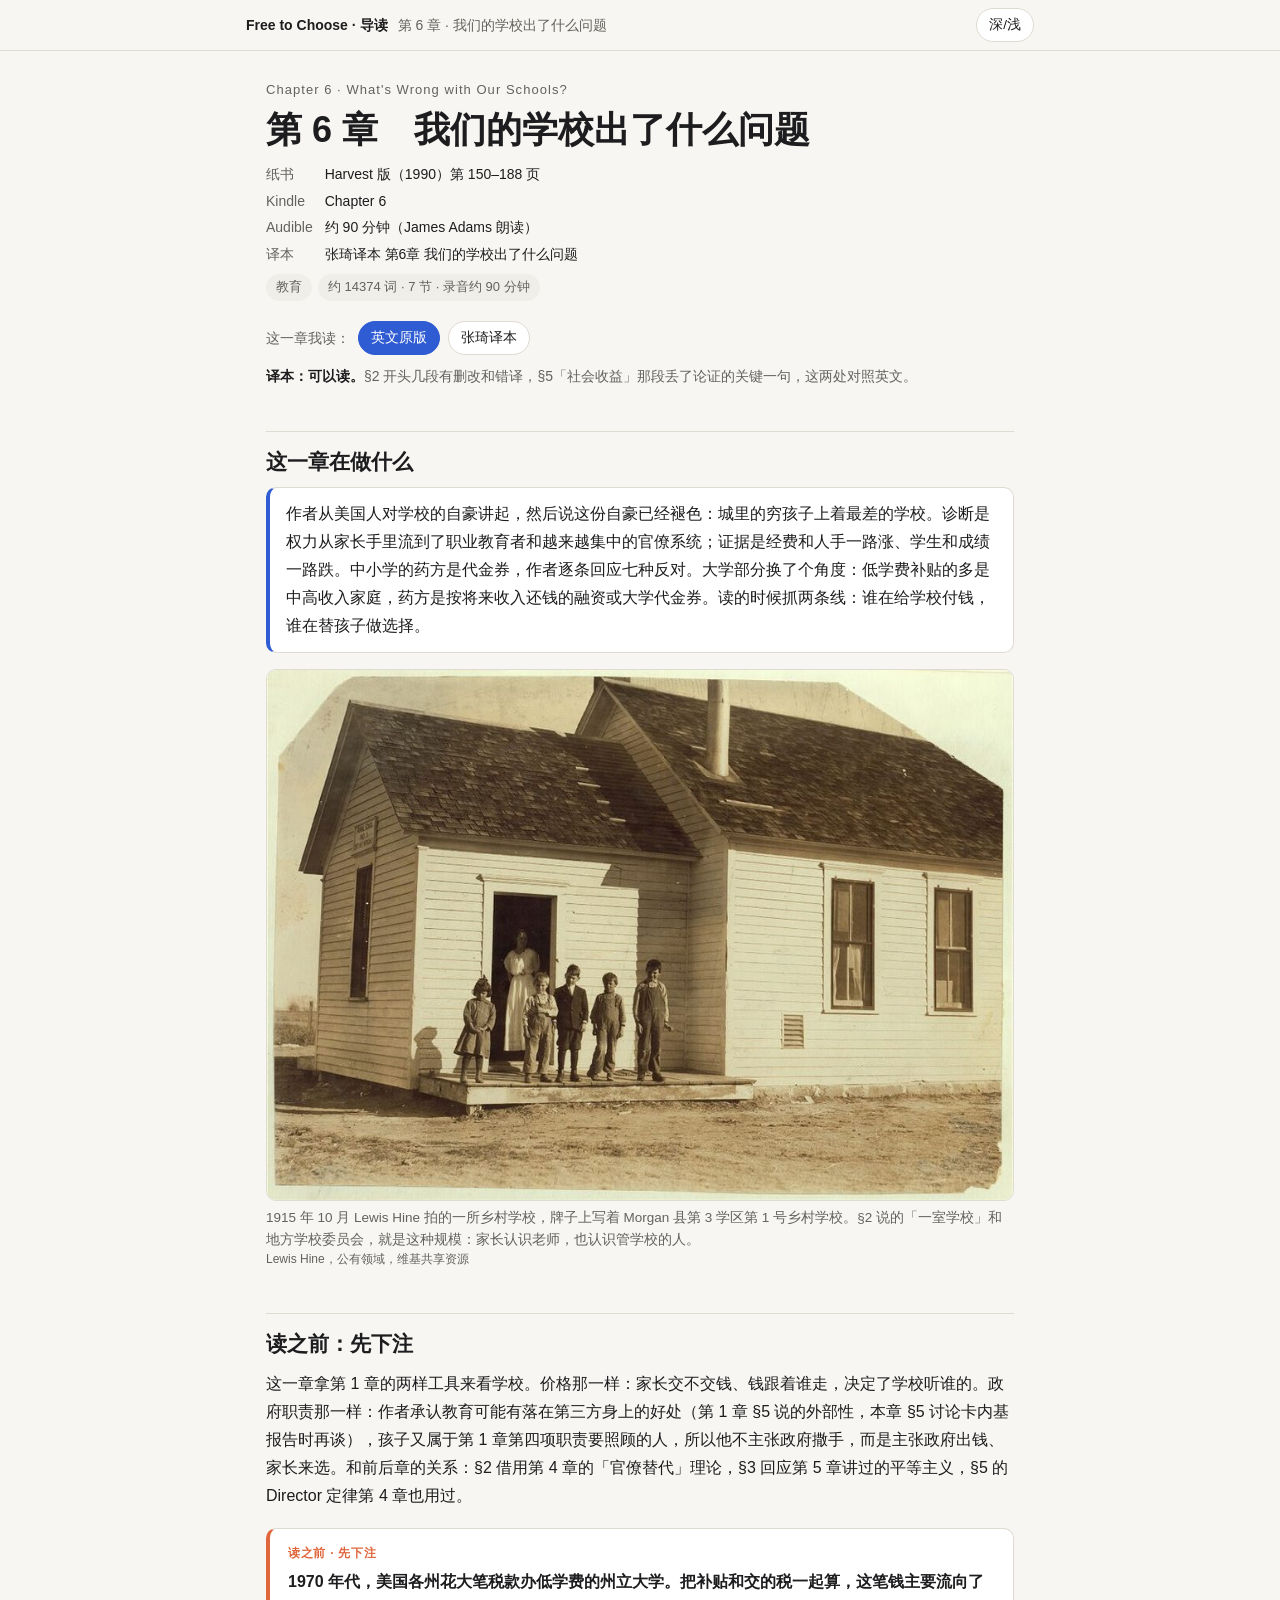
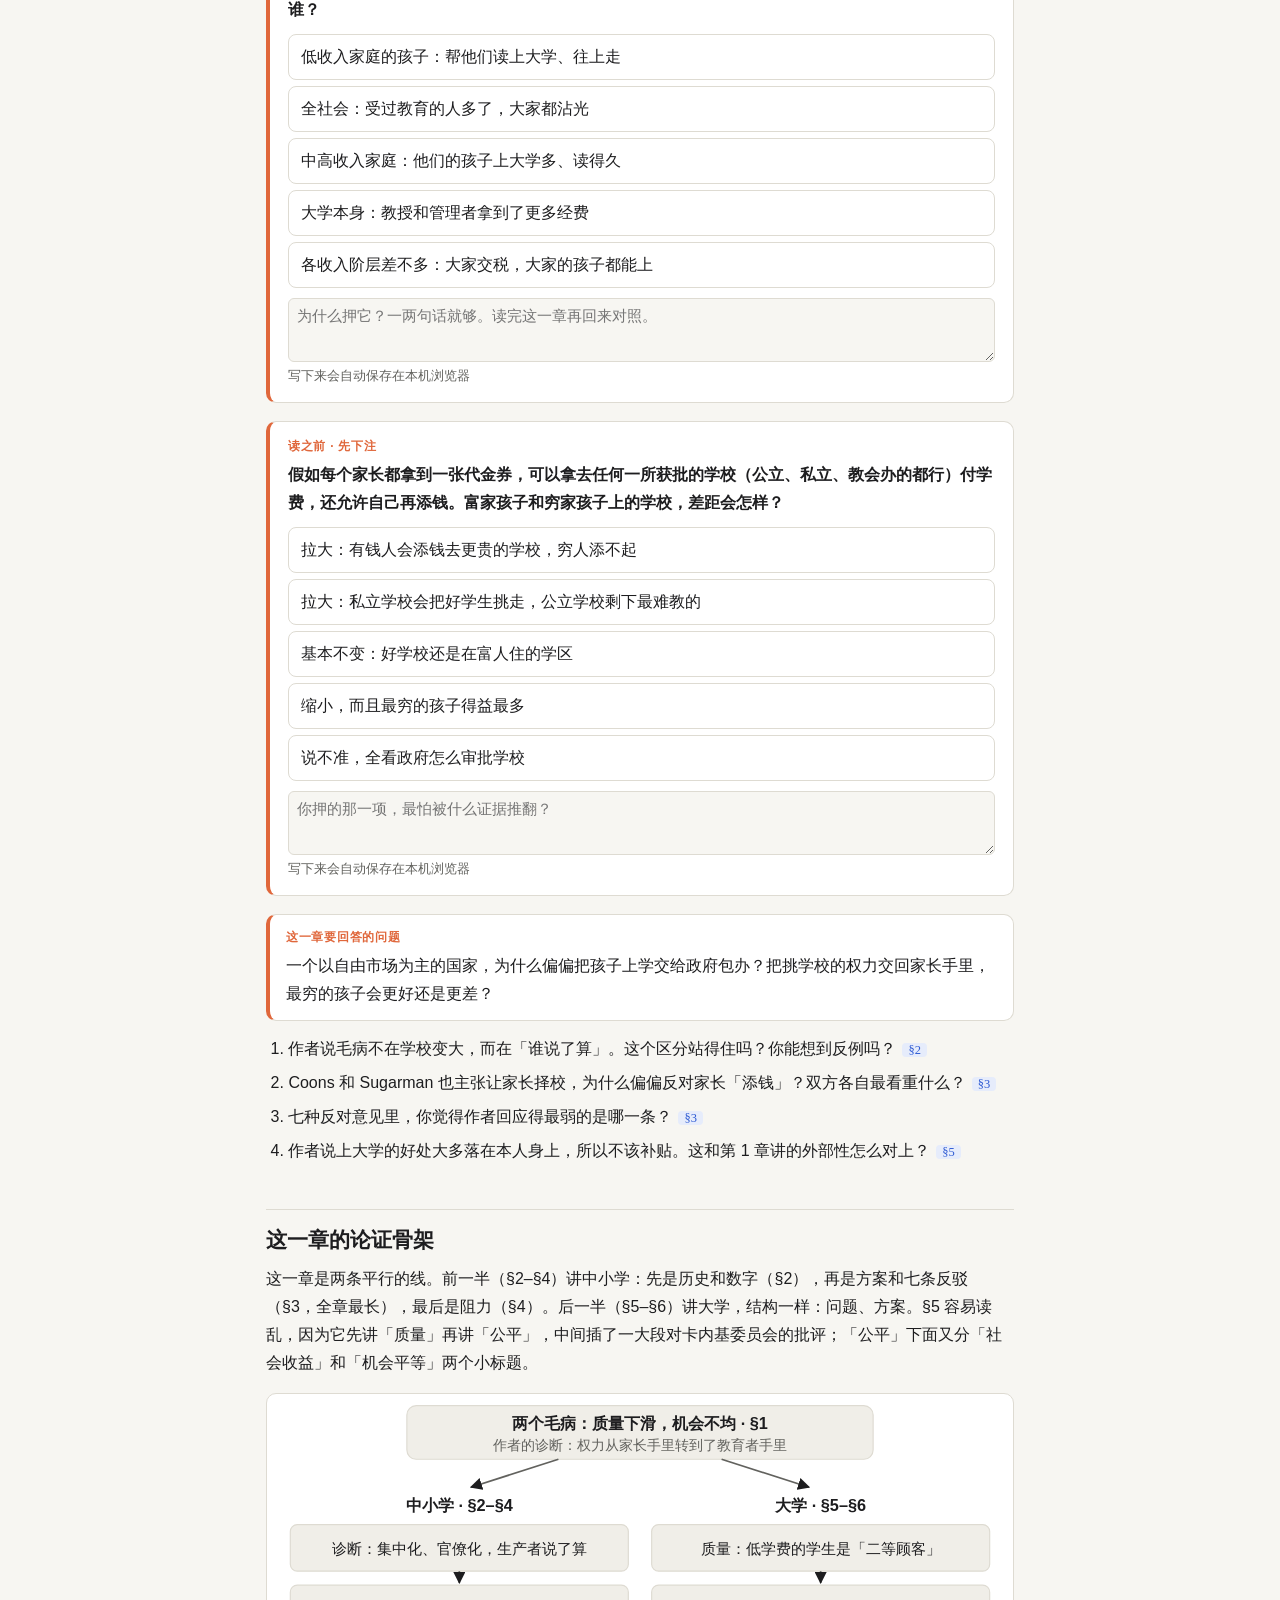
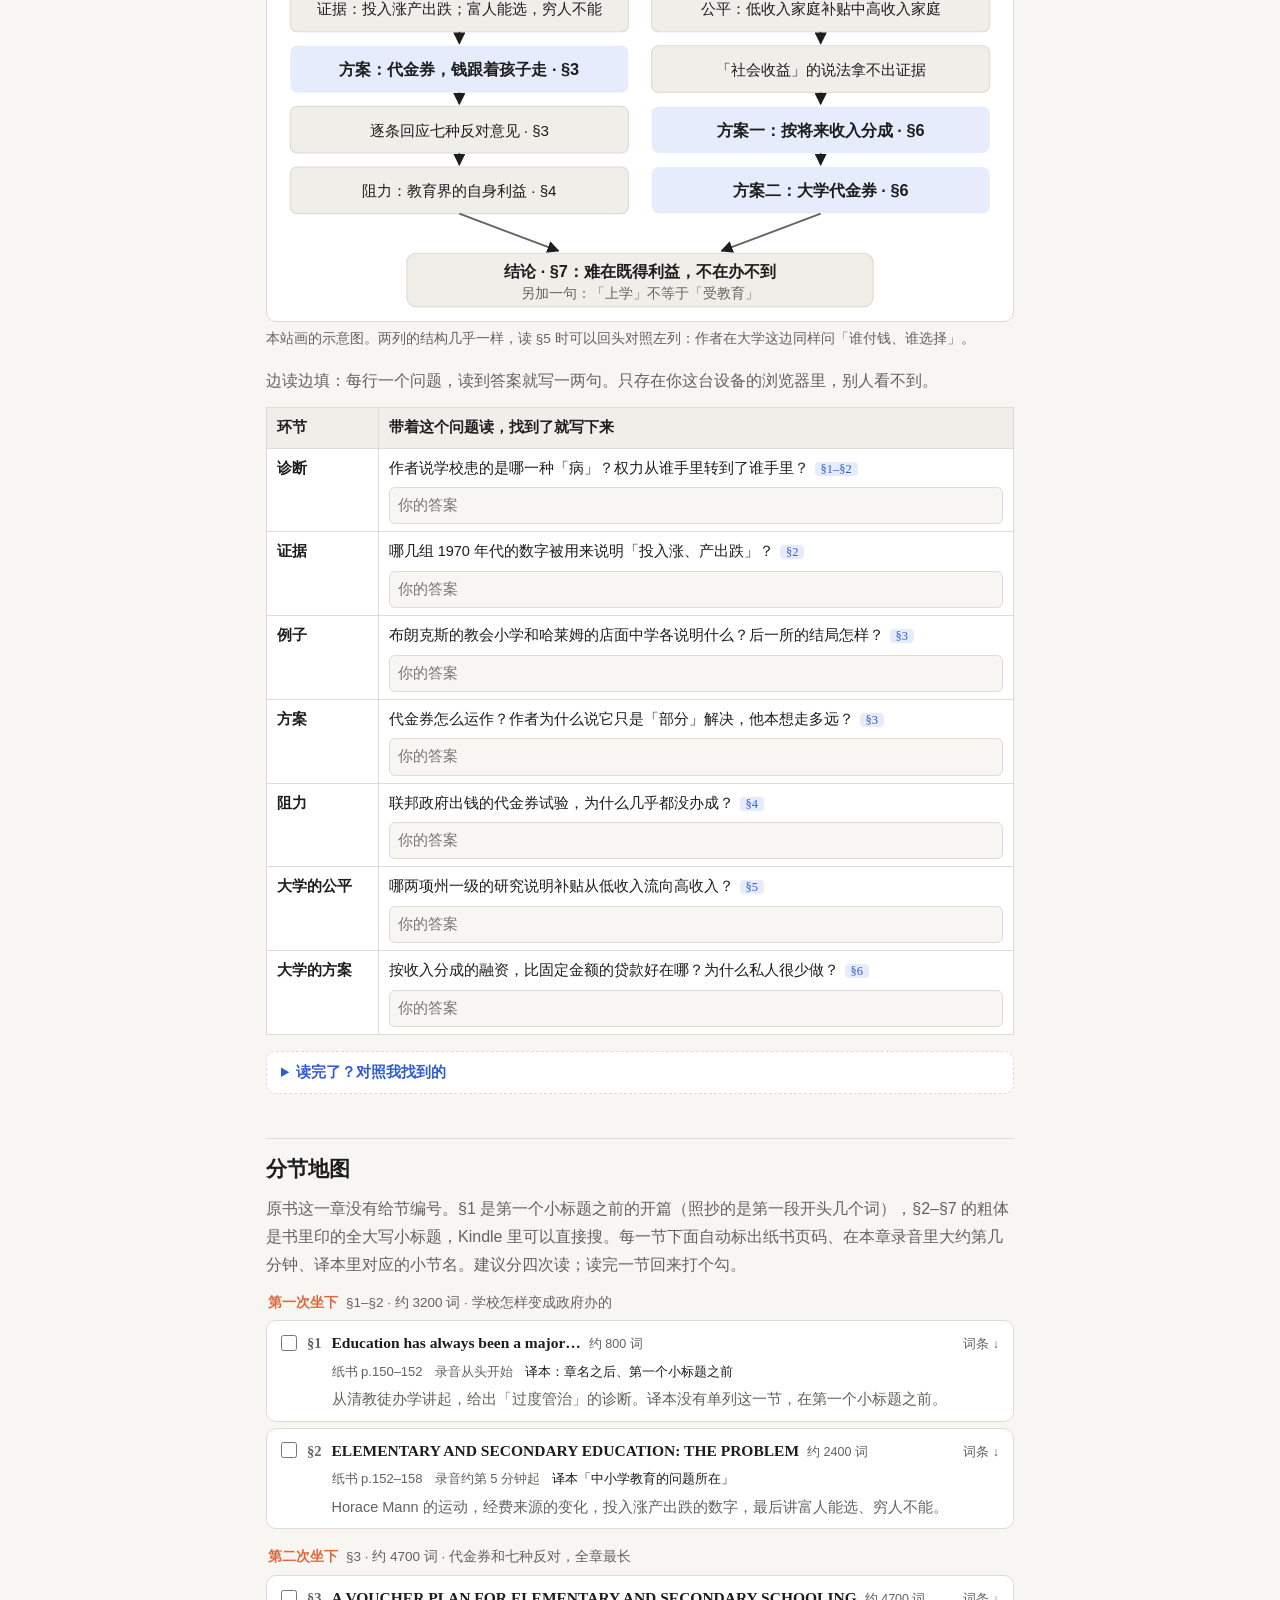
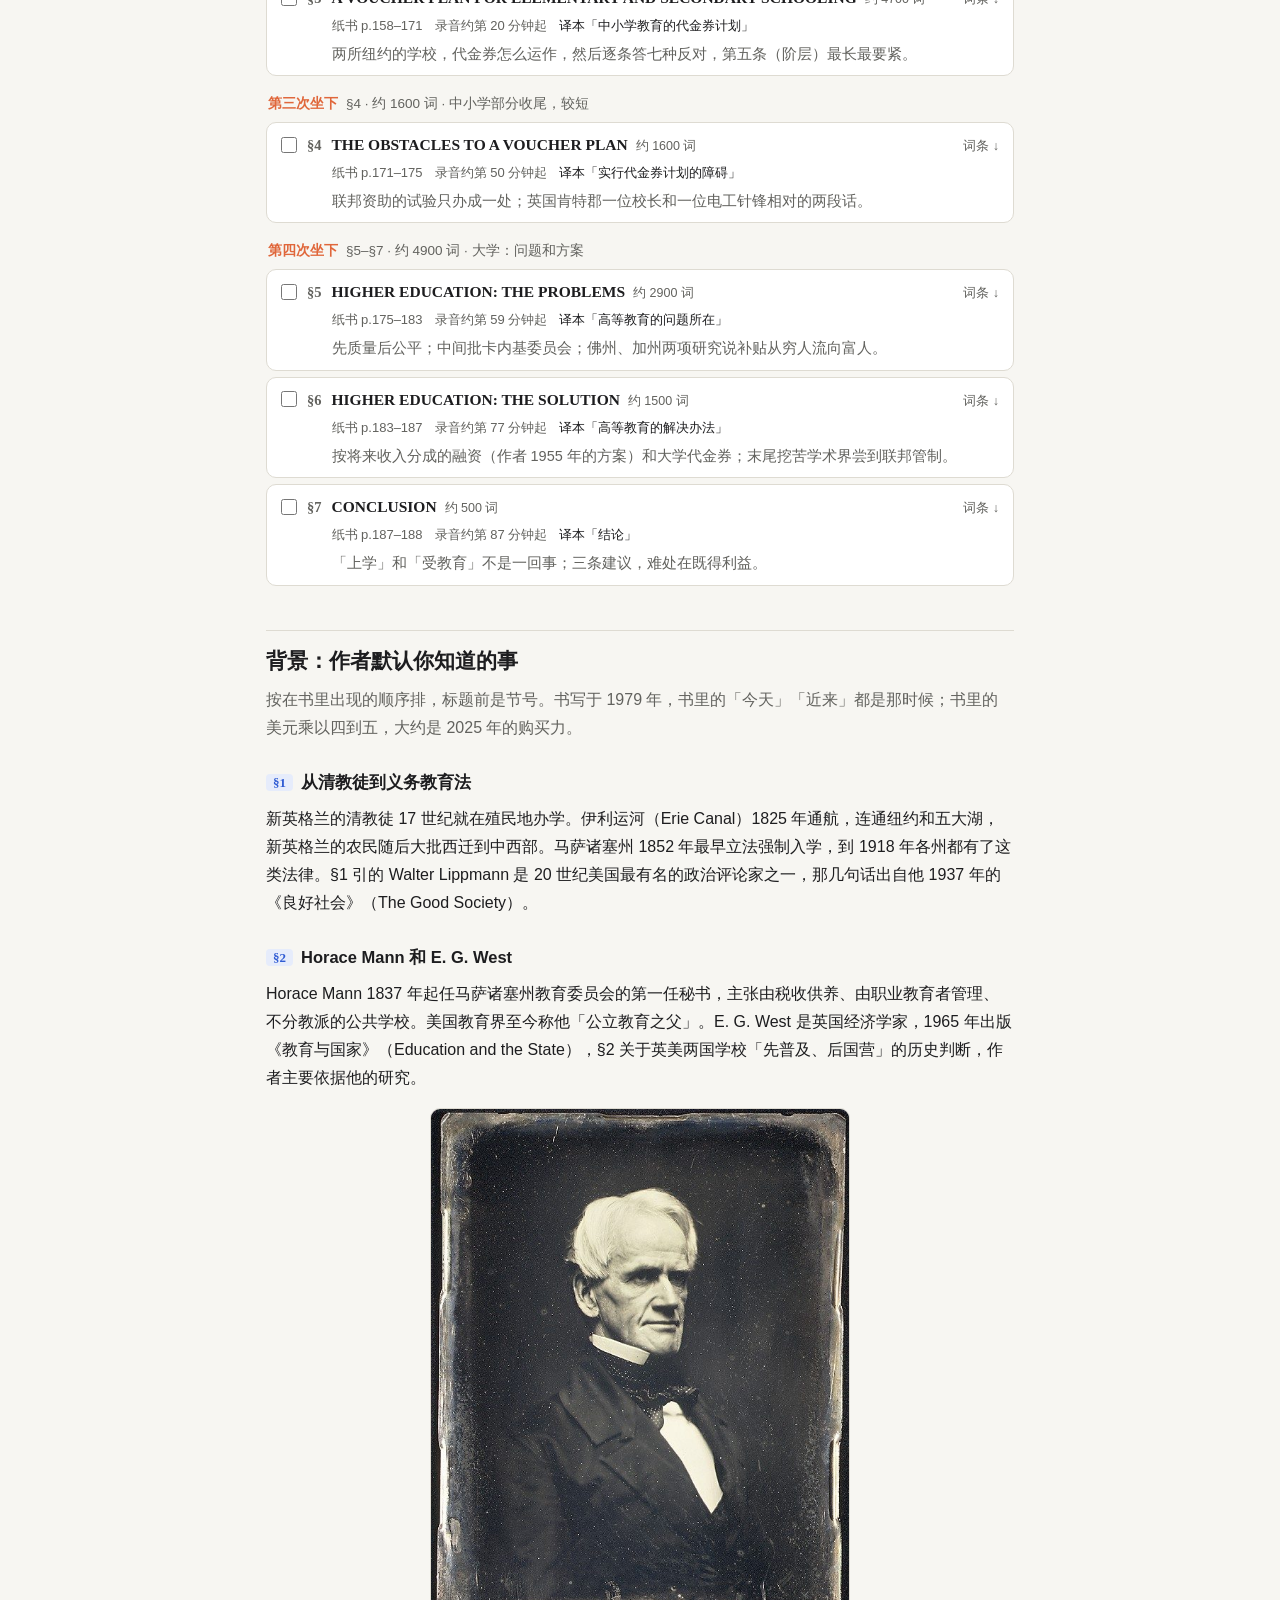
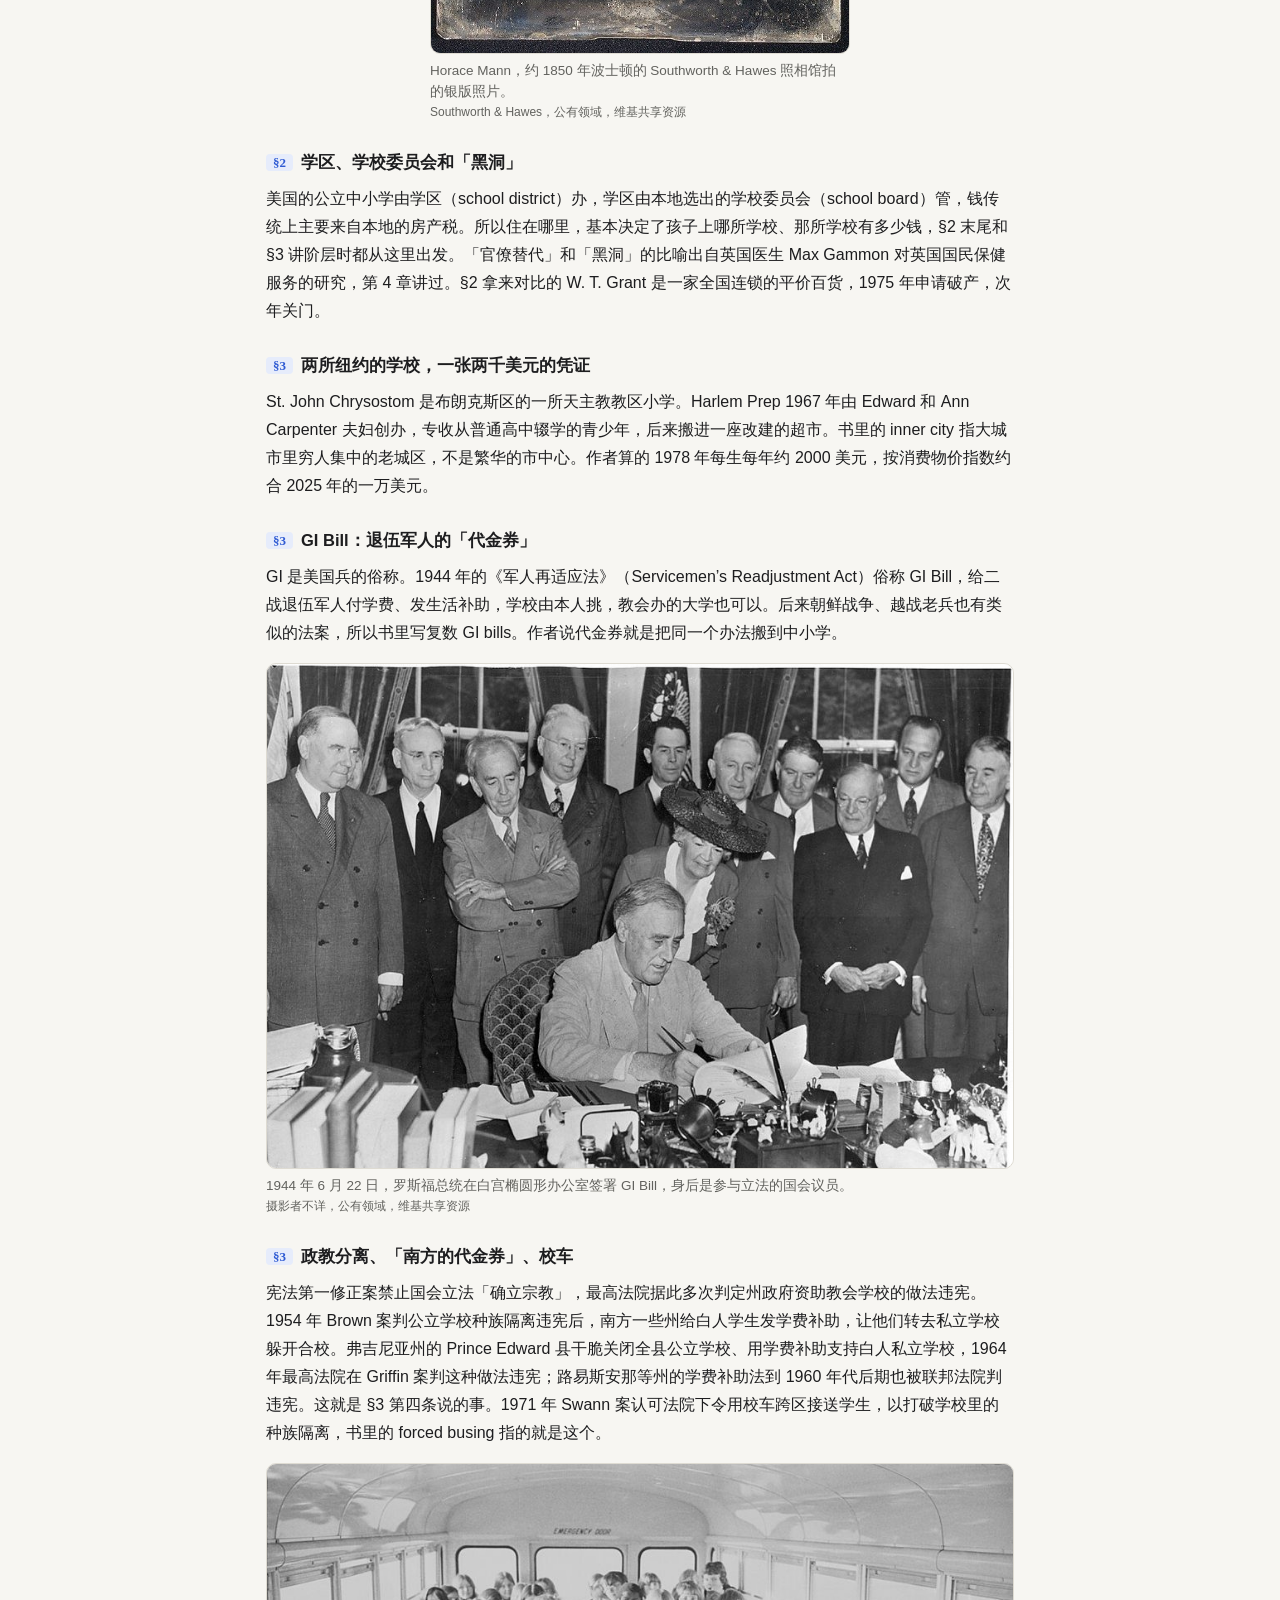
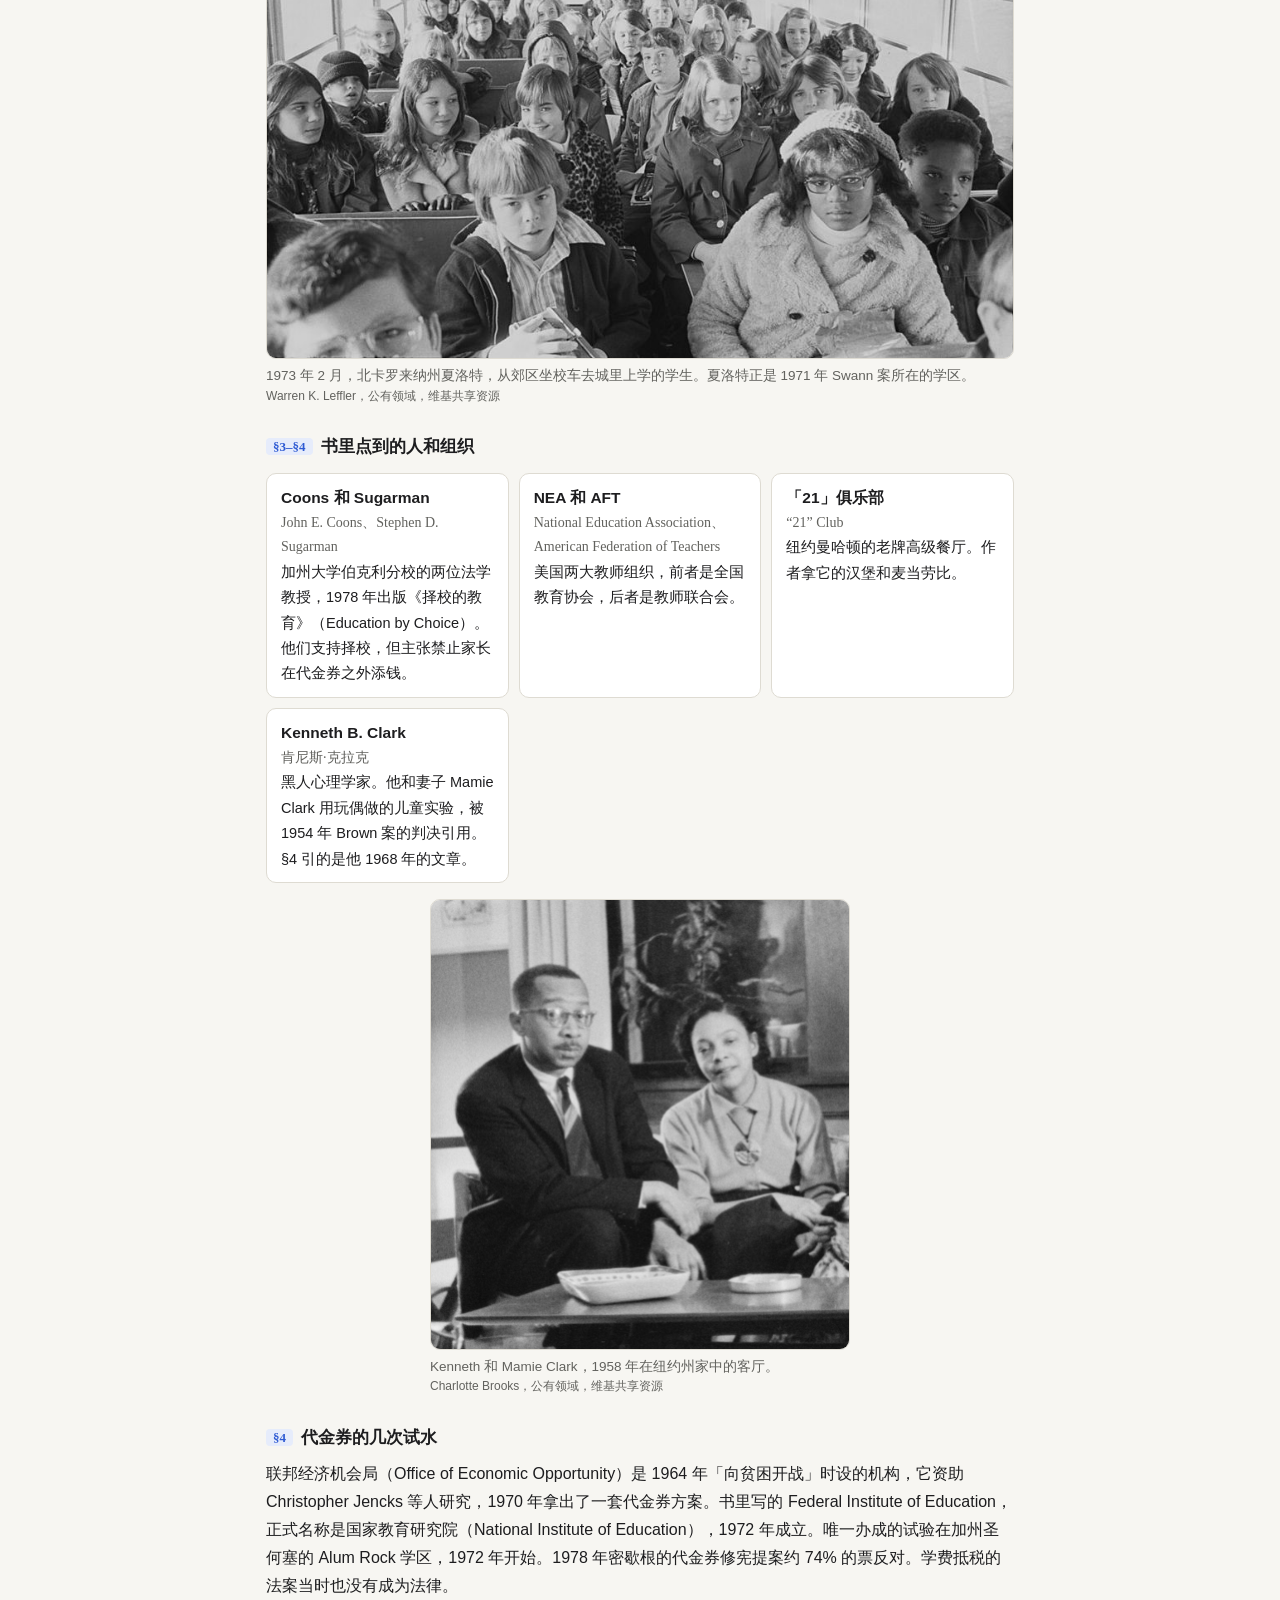
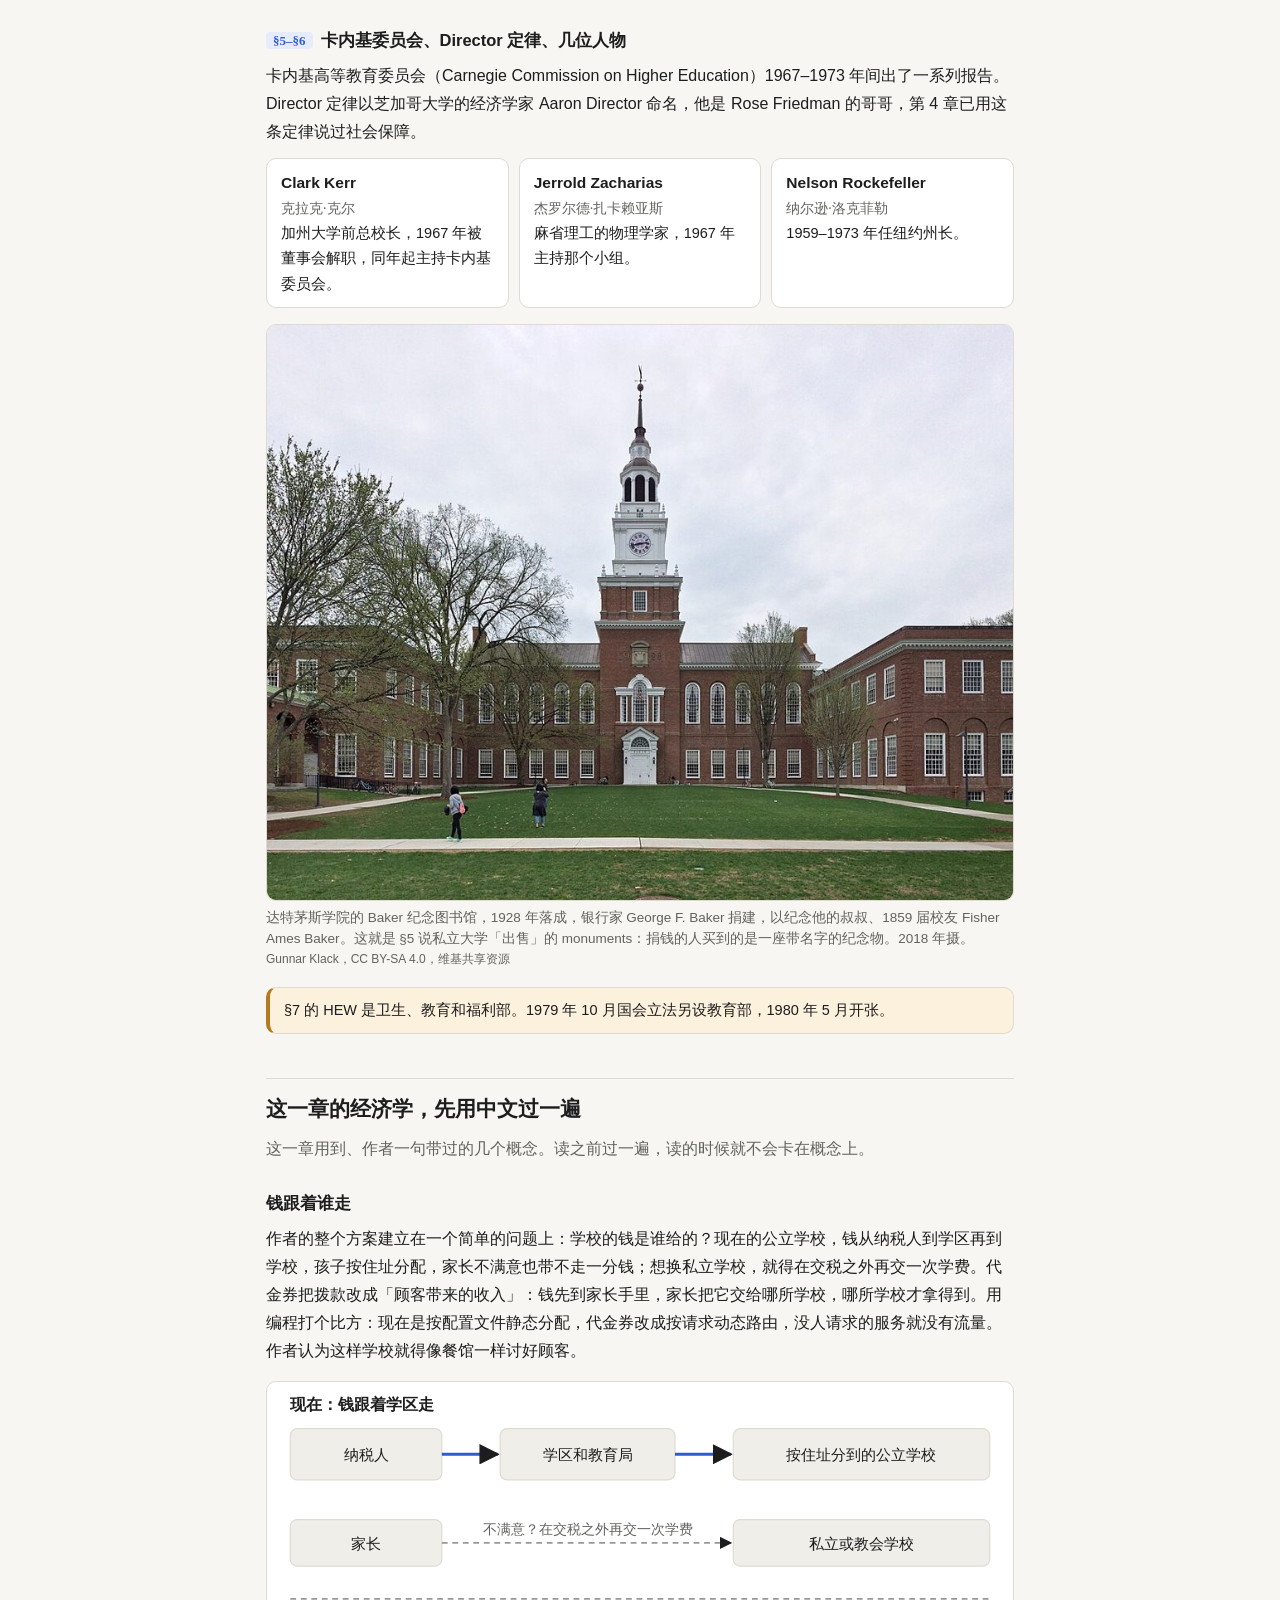
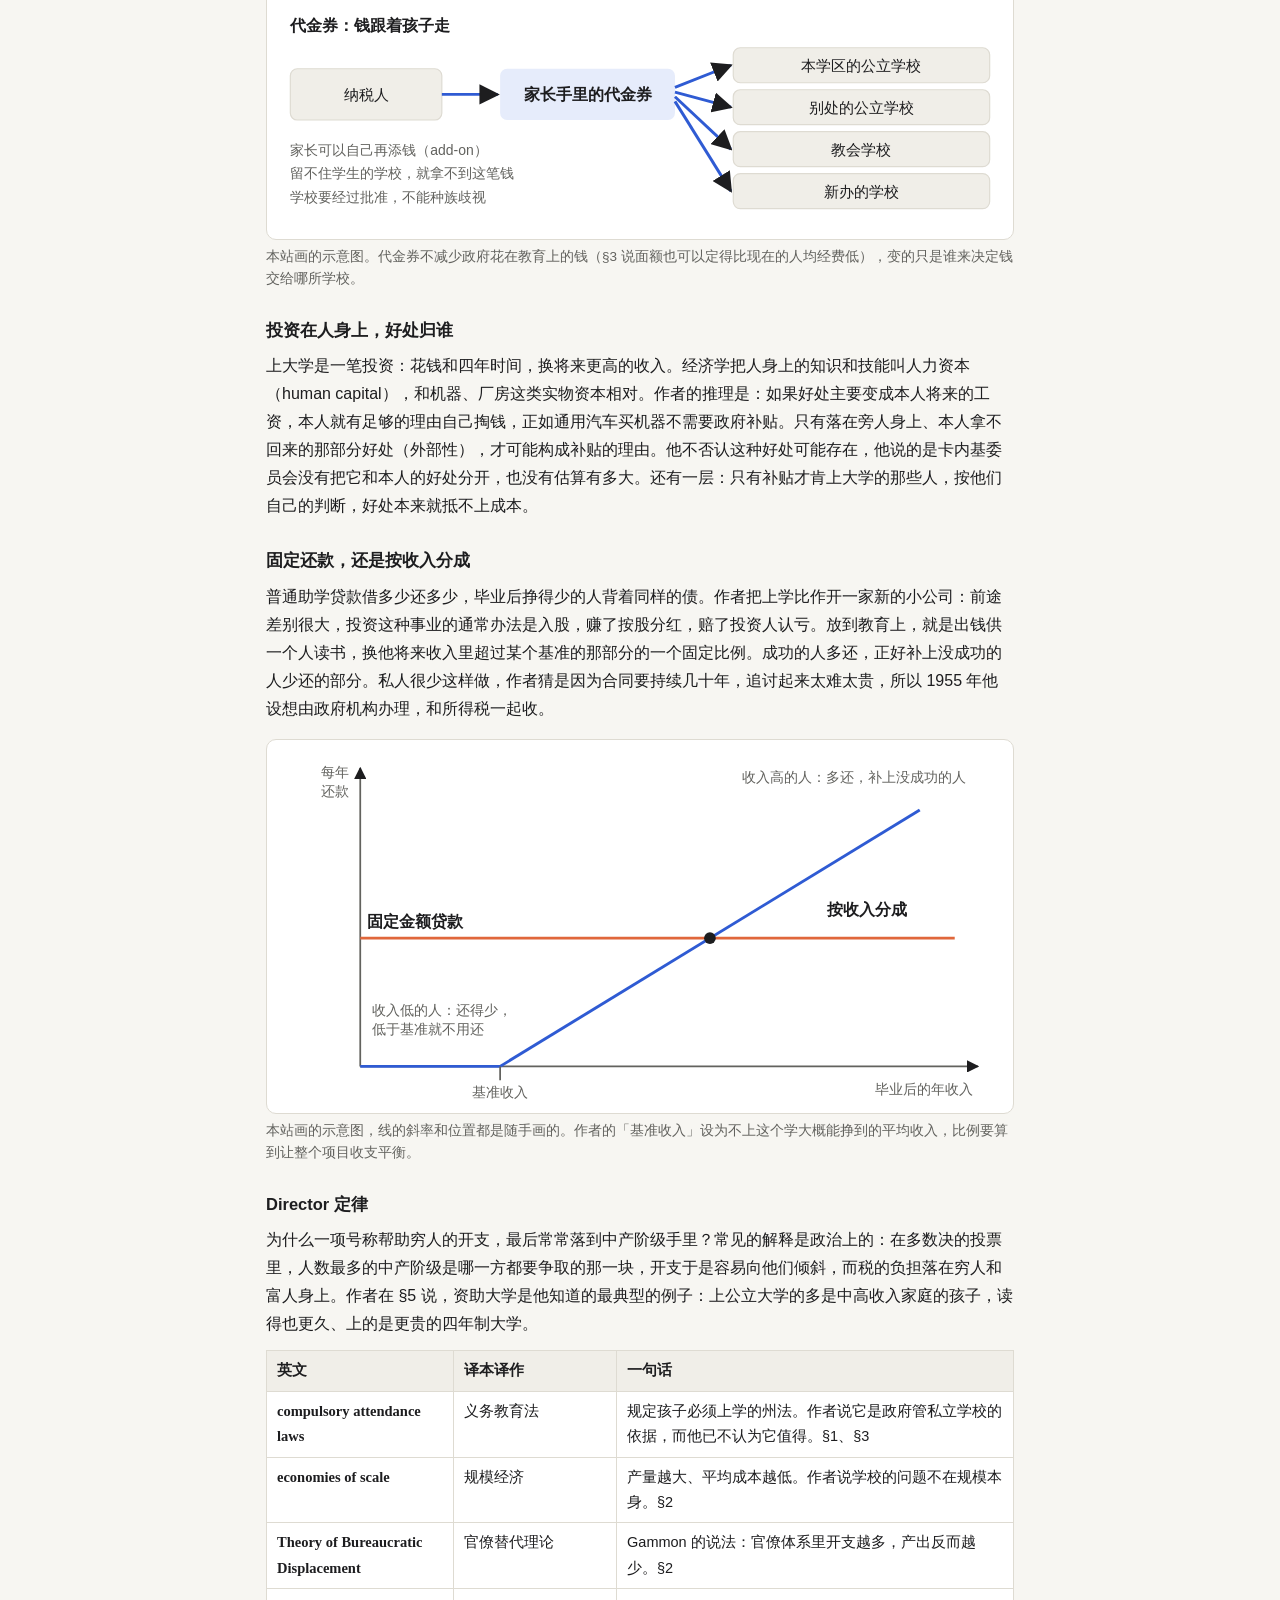
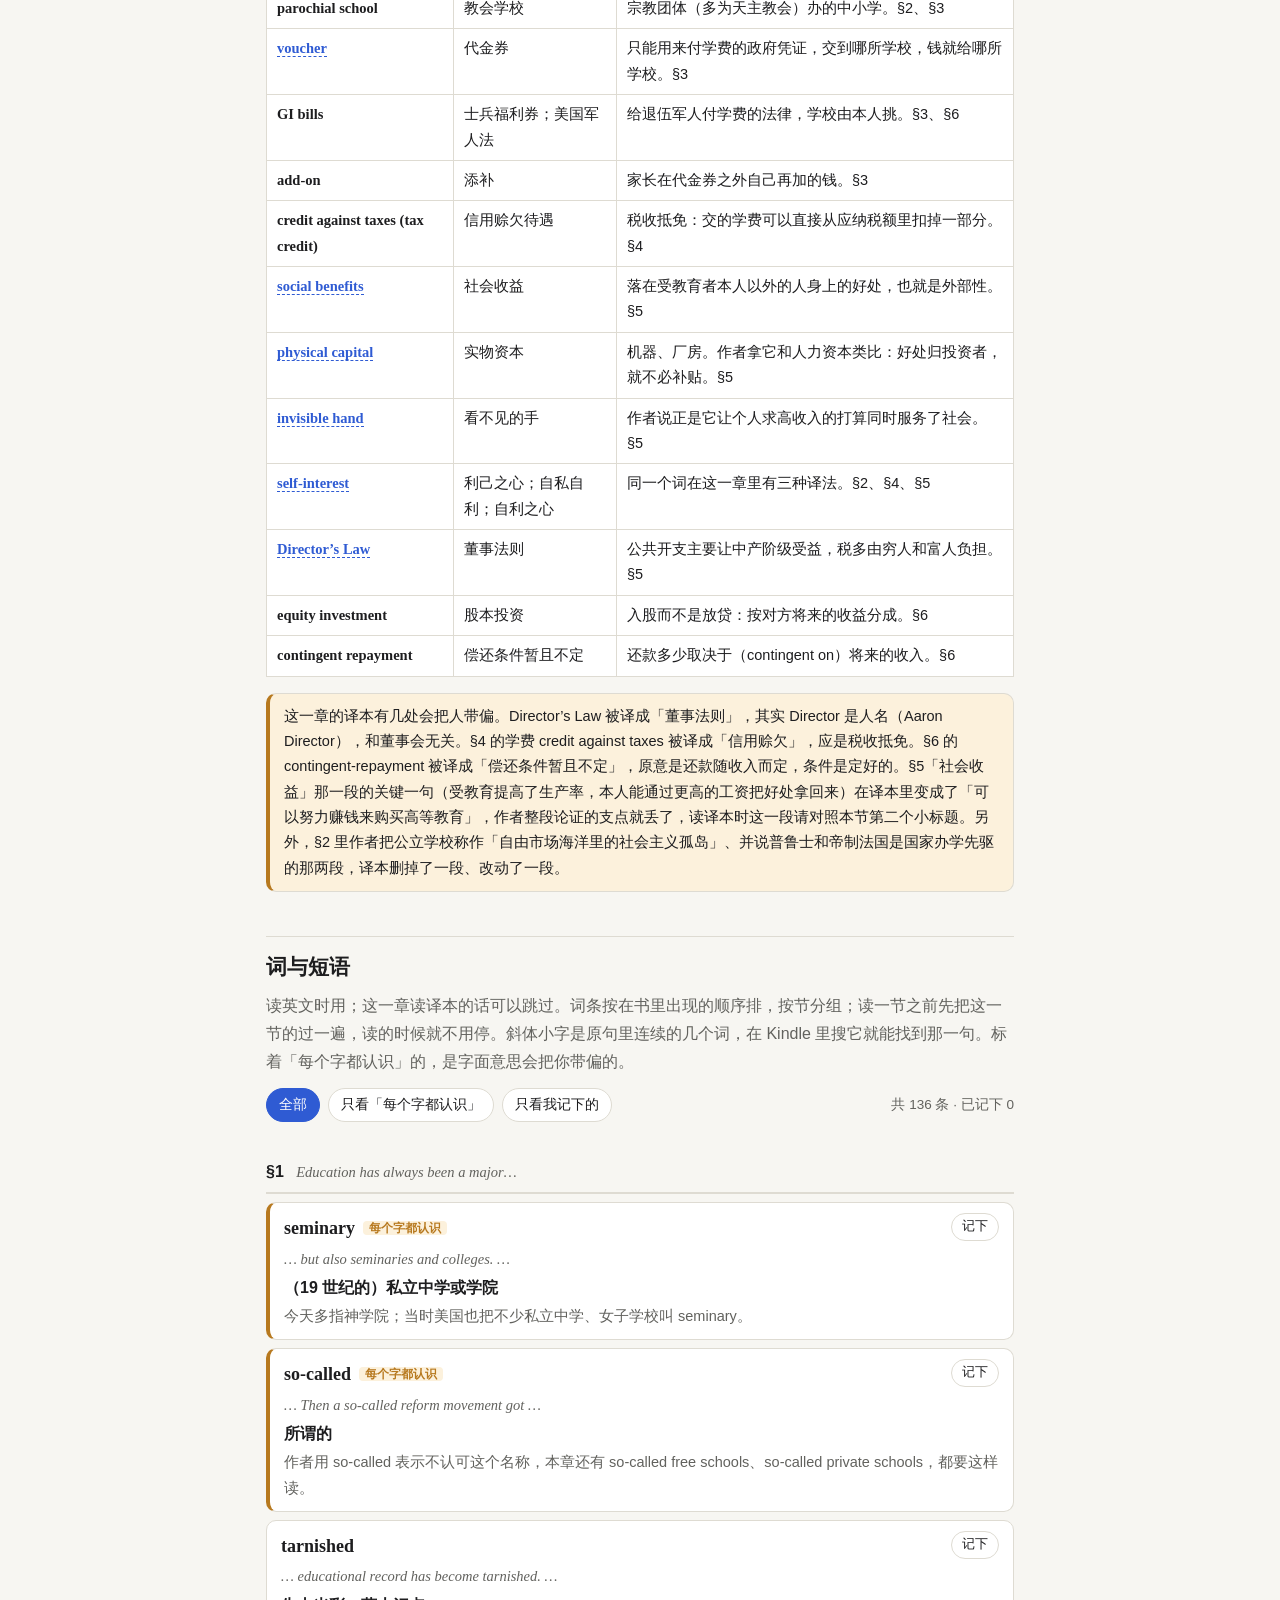
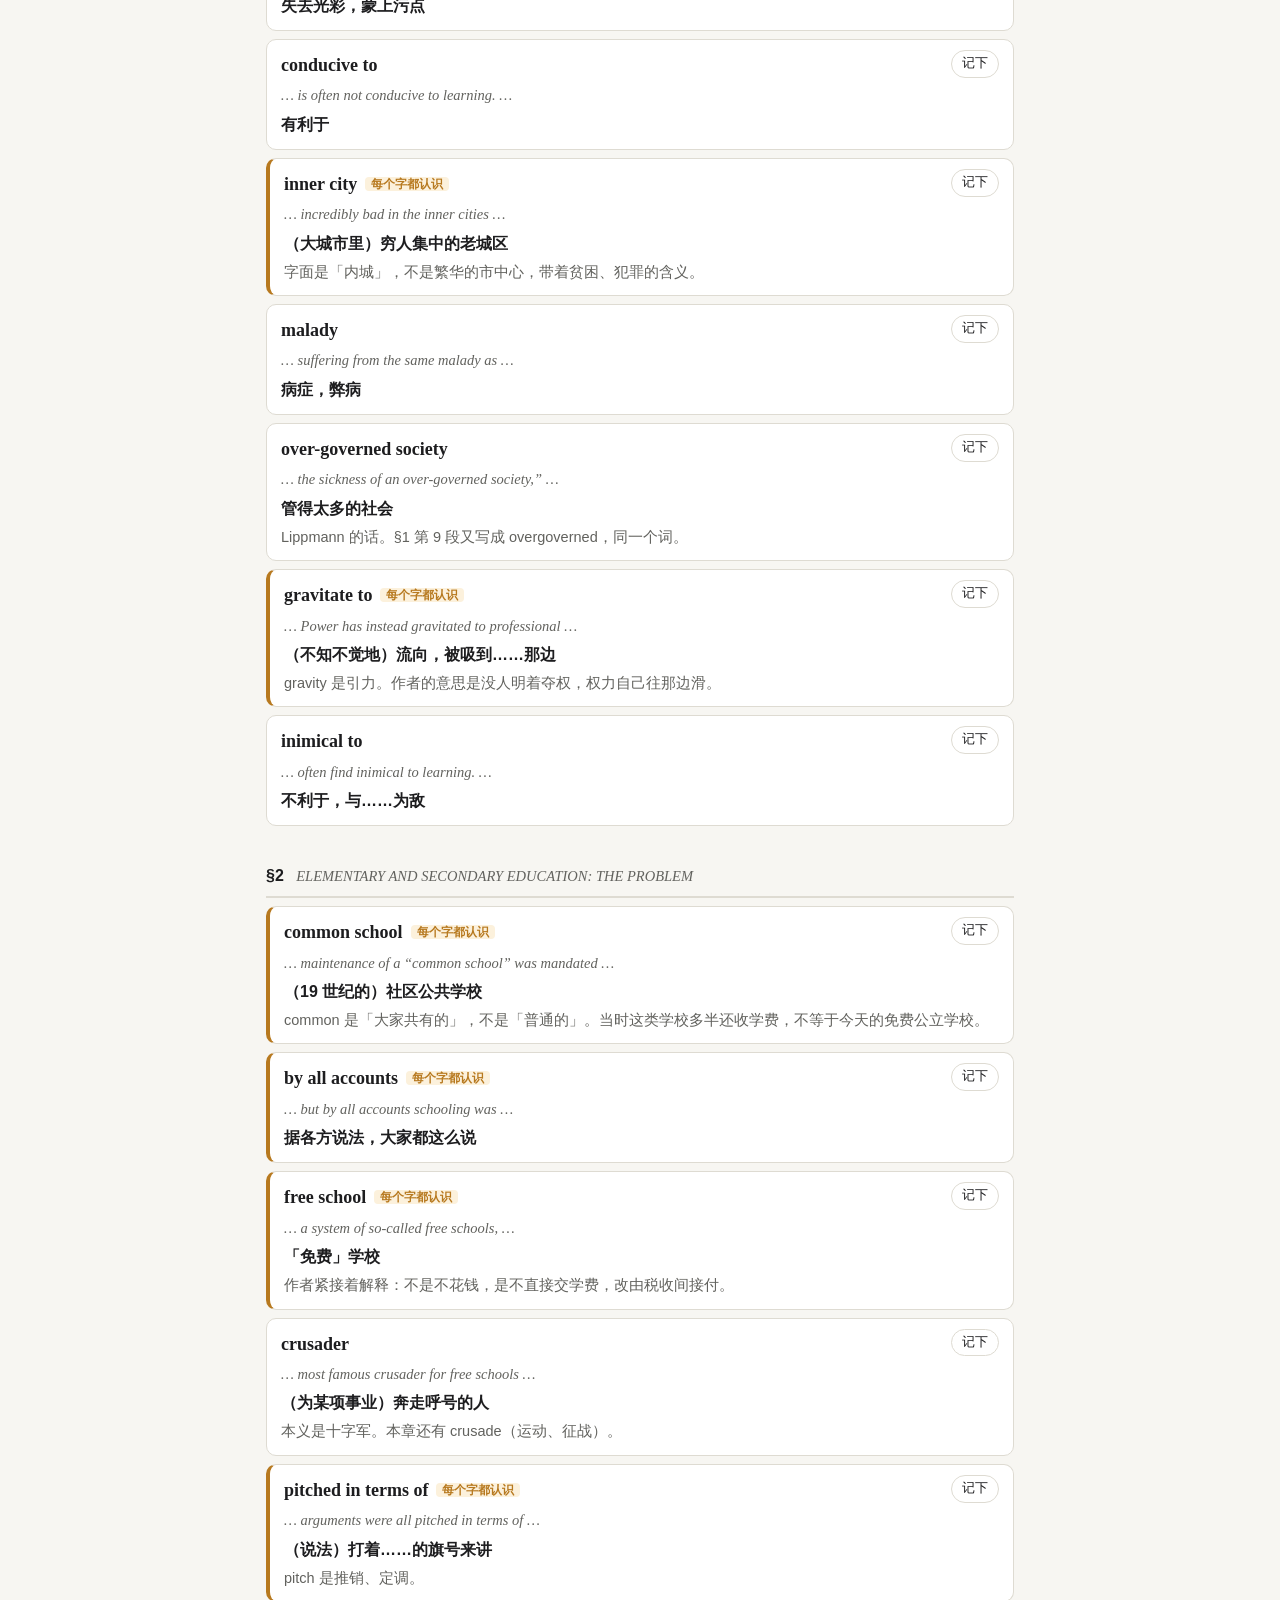
<file: chapters/06.html>
<!doctype html>
<html lang="zh-CN">
<head>
<meta charset="utf-8"><meta name="viewport" content="width=device-width, initial-scale=1">
<title>第 6 章 · 我们的学校出了什么问题 · Free to Choose 导读</title>
<link rel="stylesheet" href="../assets/style.css">
<script src="../assets/chapters.js"></script>
<script src="../assets/sections.js"></script>
<script src="../assets/fc.js"></script>
</head>
<body data-chapter="6">
<main>

<h2>这一章在做什么</h2>
<div class="gist"><p>作者从美国人对学校的自豪讲起，然后说这份自豪已经褪色：城里的穷孩子上着最差的学校。诊断是权力从家长手里流到了职业教育者和越来越集中的官僚系统；证据是经费和人手一路涨、学生和成绩一路跌。中小学的药方是代金券，作者逐条回应七种反对。大学部分换了个角度：低学费补贴的多是中高收入家庭，药方是按将来收入还钱的融资或大学代金券。读的时候抓两条线：谁在给学校付钱，谁在替孩子做选择。</p></div>
<figure class="fig"><img src="../assets/img/06-rural-school.jpg" alt="黑白老照片：一座白色木板墙的平房校舍，门口站着一位穿白色长裙的女教师，门廊上站着五个孩子，房檐下挂着学校的牌子" loading="lazy">
<figcaption>1915 年 10 月 Lewis Hine 拍的一所乡村学校，牌子上写着 Morgan 县第 3 学区第 1 号乡村学校。§2 说的「一室学校」和地方学校委员会，就是这种规模：家长认识老师，也认识管学校的人。<span class="src">Lewis Hine，公有领域，维基共享资源</span></figcaption></figure>

<h2>读之前：先下注</h2>
<p>这一章拿第 1 章的两样工具来看学校。价格那一样：家长交不交钱、钱跟着谁走，决定了学校听谁的。政府职责那一样：作者承认教育可能有落在第三方身上的好处（第 1 章 §5 说的外部性，本章 §5 讨论卡内基报告时再谈），孩子又属于第 1 章第四项职责要照顾的人，所以他不主张政府撒手，而是主张政府出钱、家长来选。和前后章的关系：§2 借用第 4 章的「官僚替代」理论，§3 回应第 5 章讲过的平等主义，§5 的 Director 定律第 4 章也用过。</p>
<div class="bet" data-key="06-a">
  <div class="q">1970 年代，美国各州花大笔税款办低学费的州立大学。把补贴和交的税一起算，这笔钱主要流向了谁？</div>
  <div class="opts">
    <button>低收入家庭的孩子：帮他们读上大学、往上走</button>
    <button>全社会：受过教育的人多了，大家都沾光</button>
    <button>中高收入家庭：他们的孩子上大学多、读得久</button>
    <button>大学本身：教授和管理者拿到了更多经费</button>
    <button>各收入阶层差不多：大家交税，大家的孩子都能上</button>
  </div>
  <textarea class="note" data-key="06-a-bet" placeholder="为什么押它？一两句话就够。读完这一章再回来对照。"></textarea>
</div>
<div class="bet" data-key="06-b">
  <div class="q">假如每个家长都拿到一张代金券，可以拿去任何一所获批的学校（公立、私立、教会办的都行）付学费，还允许自己再添钱。富家孩子和穷家孩子上的学校，差距会怎样？</div>
  <div class="opts">
    <button>拉大：有钱人会添钱去更贵的学校，穷人添不起</button>
    <button>拉大：私立学校会把好学生挑走，公立学校剩下最难教的</button>
    <button>基本不变：好学校还是在富人住的学区</button>
    <button>缩小，而且最穷的孩子得益最多</button>
    <button>说不准，全看政府怎么审批学校</button>
  </div>
  <textarea class="note" data-key="06-b-bet" placeholder="你押的那一项，最怕被什么证据推翻？"></textarea>
</div>
<div class="crux"><p>一个以自由市场为主的国家，为什么偏偏把孩子上学交给政府包办？把挑学校的权力交回家长手里，最穷的孩子会更好还是更差？</p></div>
<ol class="qs">
  <li>作者说毛病不在学校变大，而在「谁说了算」。这个区分站得住吗？你能想到反例吗？<span class="sec">§2</span></li>
  <li>Coons 和 Sugarman 也主张让家长择校，为什么偏偏反对家长「添钱」？双方各自最看重什么？<span class="sec">§3</span></li>
  <li>七种反对意见里，你觉得作者回应得最弱的是哪一条？<span class="sec">§3</span></li>
  <li>作者说上大学的好处大多落在本人身上，所以不该补贴。这和第 1 章讲的外部性怎么对上？<span class="sec">§5</span></li>
</ol>

<h2>这一章的论证骨架</h2>
<p>这一章是两条平行的线。前一半（§2–§4）讲中小学：先是历史和数字（§2），再是方案和七条反驳（§3，全章最长），最后是阻力（§4）。后一半（§5–§6）讲大学，结构一样：问题、方案。§5 容易读乱，因为它先讲「质量」再讲「公平」，中间插了一大段对卡内基委员会的批评；「公平」下面又分「社会收益」和「机会平等」两个小标题。</p>
<figure class="fig"><svg class="diagram" viewBox="0 0 640 452" role="img" aria-label="论证骨架：顶上是两个毛病，质量下滑和机会不均，原因是权力从家长转到教育者手里。左列中小学：诊断是集中化、官僚化，生产者说了算；证据是投入涨产出跌，富人能选穷人不能；方案是代金券；回应七种反对；阻力是教育界的自身利益。右列大学：质量上低学费的学生是二等顾客；公平上低收入家庭补贴中高收入家庭；社会收益的说法缺证据；方案一是按将来收入分成的融资，方案二是大学代金券。底部结论：难在既得利益，不在办不到">
<defs><marker id="m06a" viewBox="0 0 10 10" refX="9" refY="5" markerWidth="7" markerHeight="7" orient="auto"><path d="M0,0 L10,5 L0,10 z" class="f-fg"/></marker></defs>
<rect x="120" y="10" width="400" height="46" rx="8" class="box"/>
<text x="320" y="30" text-anchor="middle" class="t-b">两个毛病：质量下滑，机会不均 · §1</text>
<text x="320" y="48" text-anchor="middle" class="t-m">作者的诊断：权力从家长手里转到了教育者手里</text>
<line x1="250" y1="56" x2="175" y2="80" class="ln" marker-end="url(#m06a)"/>
<line x1="390" y1="56" x2="465" y2="80" class="ln" marker-end="url(#m06a)"/>
<text x="165" y="100" text-anchor="middle" class="t-b">中小学 · §2–§4</text>
<text x="475" y="100" text-anchor="middle" class="t-b">大学 · §5–§6</text>
<rect x="20" y="112" width="290" height="40" rx="6" class="box"/>
<text x="165" y="137" text-anchor="middle">诊断：集中化、官僚化，生产者说了算</text>
<line x1="165" y1="152" x2="165" y2="162" class="ln" marker-end="url(#m06a)"/>
<rect x="20" y="164" width="290" height="40" rx="6" class="box"/>
<text x="165" y="189" text-anchor="middle">证据：投入涨产出跌；富人能选，穷人不能</text>
<line x1="165" y1="204" x2="165" y2="214" class="ln" marker-end="url(#m06a)"/>
<rect x="20" y="216" width="290" height="40" rx="6" class="f-soft"/>
<text x="165" y="241" text-anchor="middle" class="t-b">方案：代金券，钱跟着孩子走 · §3</text>
<line x1="165" y1="256" x2="165" y2="266" class="ln" marker-end="url(#m06a)"/>
<rect x="20" y="268" width="290" height="40" rx="6" class="box"/>
<text x="165" y="293" text-anchor="middle">逐条回应七种反对意见 · §3</text>
<line x1="165" y1="308" x2="165" y2="318" class="ln" marker-end="url(#m06a)"/>
<rect x="20" y="320" width="290" height="40" rx="6" class="box"/>
<text x="165" y="345" text-anchor="middle">阻力：教育界的自身利益 · §4</text>
<rect x="330" y="112" width="290" height="40" rx="6" class="box"/>
<text x="475" y="137" text-anchor="middle">质量：低学费的学生是「二等顾客」</text>
<line x1="475" y1="152" x2="475" y2="162" class="ln" marker-end="url(#m06a)"/>
<rect x="330" y="164" width="290" height="40" rx="6" class="box"/>
<text x="475" y="189" text-anchor="middle">公平：低收入家庭补贴中高收入家庭</text>
<line x1="475" y1="204" x2="475" y2="214" class="ln" marker-end="url(#m06a)"/>
<rect x="330" y="216" width="290" height="40" rx="6" class="box"/>
<text x="475" y="241" text-anchor="middle">「社会收益」的说法拿不出证据</text>
<line x1="475" y1="256" x2="475" y2="266" class="ln" marker-end="url(#m06a)"/>
<rect x="330" y="268" width="290" height="40" rx="6" class="f-soft"/>
<text x="475" y="293" text-anchor="middle" class="t-b">方案一：按将来收入分成 · §6</text>
<line x1="475" y1="308" x2="475" y2="318" class="ln" marker-end="url(#m06a)"/>
<rect x="330" y="320" width="290" height="40" rx="6" class="f-soft"/>
<text x="475" y="345" text-anchor="middle" class="t-b">方案二：大学代金券 · §6</text>
<line x1="165" y1="360" x2="250" y2="392" class="ln" marker-end="url(#m06a)"/>
<line x1="475" y1="360" x2="390" y2="392" class="ln" marker-end="url(#m06a)"/>
<rect x="120" y="394" width="400" height="46" rx="8" class="box"/>
<text x="320" y="414" text-anchor="middle" class="t-b">结论 · §7：难在既得利益，不在办不到</text>
<text x="320" y="432" text-anchor="middle" class="t-m">另加一句：「上学」不等于「受教育」</text>
</svg>
<figcaption>本站画的示意图。两列的结构几乎一样，读 §5 时可以回头对照左列：作者在大学这边同样问「谁付钱、谁选择」。</figcaption></figure>
<p class="lede">边读边填：每行一个问题，读到答案就写一两句。只存在你这台设备的浏览器里，别人看不到。</p>
<div class="table-wrap"><table class="findit">
  <tr><th>环节</th><th>带着这个问题读，找到了就写下来</th></tr>
  <tr><td>诊断</td><td><p class="q">作者说学校患的是哪一种「病」？权力从谁手里转到了谁手里？<span class="sec">§1–§2</span></p><input class="note" data-key="06-f1" aria-label="诊断：你的答案" placeholder="你的答案"></td></tr>
  <tr><td>证据</td><td><p class="q">哪几组 1970 年代的数字被用来说明「投入涨、产出跌」？<span class="sec">§2</span></p><input class="note" data-key="06-f2" aria-label="证据：你的答案" placeholder="你的答案"></td></tr>
  <tr><td>例子</td><td><p class="q">布朗克斯的教会小学和哈莱姆的店面中学各说明什么？后一所的结局怎样？<span class="sec">§3</span></p><input class="note" data-key="06-f3" aria-label="例子：你的答案" placeholder="你的答案"></td></tr>
  <tr><td>方案</td><td><p class="q">代金券怎么运作？作者为什么说它只是「部分」解决，他本想走多远？<span class="sec">§3</span></p><input class="note" data-key="06-f4" aria-label="方案：你的答案" placeholder="你的答案"></td></tr>
  <tr><td>阻力</td><td><p class="q">联邦政府出钱的代金券试验，为什么几乎都没办成？<span class="sec">§4</span></p><input class="note" data-key="06-f5" aria-label="阻力：你的答案" placeholder="你的答案"></td></tr>
  <tr><td>大学的公平</td><td><p class="q">哪两项州一级的研究说明补贴从低收入流向高收入？<span class="sec">§5</span></p><input class="note" data-key="06-f6" aria-label="大学的公平：你的答案" placeholder="你的答案"></td></tr>
  <tr><td>大学的方案</td><td><p class="q">按收入分成的融资，比固定金额的贷款好在哪？为什么私人很少做？<span class="sec">§6</span></p><input class="note" data-key="06-f7" aria-label="大学的方案：你的答案" placeholder="你的答案"></td></tr>
</table></div>
<details class="reveal"><summary>读完了？对照我找到的</summary><ul>
  <li>诊断：Lippmann 说的「被过度管治的社会」；权力从家长转到职业教育者，学校越来越集中、官僚化。</li>
  <li>证据：1971–77 年教职员 +8%、每生经费扣通胀 +11%，学生 −4%、学校 −4%；另一段时间督导人员 +44%。</li>
  <li>例子：St. John Chrysostom 花得少、学生领先两个年级；Harlem Prep 缺钱后接受教育局的钱和规矩，被接管。</li>
  <li>方案：家长把孩子转出公立学校，就拿到可在获批学校兑现的凭证；它不动筹资和义务教育法，作者其实连义务教育法都不再支持。</li>
  <li>阻力：教育界说服各社区退出，新罕布什尔整个计划流产；只有 Alum Rock 办成，还被大大限制。</li>
  <li>大学的公平：佛罗里达（1967–68）只有最高收入阶层净得益；加利福尼亚（1964）没有孩子上公立大学的家庭收入最低，却净付出。</li>
  <li>大学的方案：还款随收入高低变化，成功者多付补上不成功者；时间太长，私人合同执行起来难、成本高。</li>
</ul></details>

<h2>分节地图</h2>
<p class="lede">原书这一章没有给节编号。§1 是第一个小标题之前的开篇（照抄的是第一段开头几个词），§2–§7 的粗体是书里印的全大写小标题，Kindle 里可以直接搜。每一节下面自动标出纸书页码、在本章录音里大约第几分钟、译本里对应的小节名。建议分四次读；读完一节回来打个勾。</p>
<ol class="secmap">
  <li class="sit">第一次坐下<span>§1–§2 · 约 3200 词 · 学校怎样变成政府办的</span></li>
  <li data-sec="1"><b>Education has always been a major…<span class="w">约 800 词</span></b><span class="what">从清教徒办学讲起，给出「过度管治」的诊断。译本没有单列这一节，在第一个小标题之前。</span></li>
  <li data-sec="2"><b>ELEMENTARY AND SECONDARY EDUCATION: THE PROBLEM<span class="w">约 2400 词</span></b><span class="what">Horace Mann 的运动，经费来源的变化，投入涨产出跌的数字，最后讲富人能选、穷人不能。</span></li>
  <li class="sit">第二次坐下<span>§3 · 约 4700 词 · 代金券和七种反对，全章最长</span></li>
  <li data-sec="3"><b>A VOUCHER PLAN FOR ELEMENTARY AND SECONDARY SCHOOLING<span class="w">约 4700 词</span></b><span class="what">两所纽约的学校，代金券怎么运作，然后逐条答七种反对，第五条（阶层）最长最要紧。</span></li>
  <li class="sit">第三次坐下<span>§4 · 约 1600 词 · 中小学部分收尾，较短</span></li>
  <li data-sec="4"><b>THE OBSTACLES TO A VOUCHER PLAN<span class="w">约 1600 词</span></b><span class="what">联邦资助的试验只办成一处；英国肯特郡一位校长和一位电工针锋相对的两段话。</span></li>
  <li class="sit">第四次坐下<span>§5–§7 · 约 4900 词 · 大学：问题和方案</span></li>
  <li data-sec="5"><b>HIGHER EDUCATION: THE PROBLEMS<span class="w">约 2900 词</span></b><span class="what">先质量后公平；中间批卡内基委员会；佛州、加州两项研究说补贴从穷人流向富人。</span></li>
  <li data-sec="6"><b>HIGHER EDUCATION: THE SOLUTION<span class="w">约 1500 词</span></b><span class="what">按将来收入分成的融资（作者 1955 年的方案）和大学代金券；末尾挖苦学术界尝到联邦管制。</span></li>
  <li data-sec="7"><b>CONCLUSION<span class="w">约 500 词</span></b><span class="what">「上学」和「受教育」不是一回事；三条建议，难处在既得利益。</span></li>
</ol>

<h2>背景：作者默认你知道的事</h2>
<p class="lede">按在书里出现的顺序排，标题前是节号。书写于 1979 年，书里的「今天」「近来」都是那时候；书里的美元乘以四到五，大约是 2025 年的购买力。</p>

<h3><span class="sec">§1</span>从清教徒到义务教育法</h3>
<p>新英格兰的清教徒 17 世纪就在殖民地办学。伊利运河（Erie Canal）1825 年通航，连通纽约和五大湖，新英格兰的农民随后大批西迁到中西部。马萨诸塞州 1852 年最早立法强制入学，到 1918 年各州都有了这类法律。§1 引的 Walter Lippmann 是 20 世纪美国最有名的政治评论家之一，那几句话出自他 1937 年的《良好社会》（The Good Society）。</p>

<h3><span class="sec">§2</span>Horace Mann 和 E. G. West</h3>
<p>Horace Mann 1837 年起任马萨诸塞州教育委员会的第一任秘书，主张由税收供养、由职业教育者管理、不分教派的公共学校。美国教育界至今称他「公立教育之父」。E. G. West 是英国经济学家，1965 年出版《教育与国家》（Education and the State），§2 关于英美两国学校「先普及、后国营」的历史判断，作者主要依据他的研究。</p>
<figure class="fig narrow"><img src="../assets/img/06-horace-mann.jpg" alt="银版照片：一位白发老人的半身像，穿深色外套、白色高领，系黑色带白点的领结，侧身望向画面右方" loading="lazy">
<figcaption>Horace Mann，约 1850 年波士顿的 Southworth &amp; Hawes 照相馆拍的银版照片。<span class="src">Southworth &amp; Hawes，公有领域，维基共享资源</span></figcaption></figure>

<h3><span class="sec">§2</span>学区、学校委员会和「黑洞」</h3>
<p>美国的公立中小学由学区（school district）办，学区由本地选出的学校委员会（school board）管，钱传统上主要来自本地的房产税。所以住在哪里，基本决定了孩子上哪所学校、那所学校有多少钱，§2 末尾和 §3 讲阶层时都从这里出发。「官僚替代」和「黑洞」的比喻出自英国医生 Max Gammon 对英国国民保健服务的研究，第 4 章讲过。§2 拿来对比的 W. T. Grant 是一家全国连锁的平价百货，1975 年申请破产，次年关门。</p>

<h3><span class="sec">§3</span>两所纽约的学校，一张两千美元的凭证</h3>
<p>St. John Chrysostom 是布朗克斯区的一所天主教教区小学。Harlem Prep 1967 年由 Edward 和 Ann Carpenter 夫妇创办，专收从普通高中辍学的青少年，后来搬进一座改建的超市。书里的 inner city 指大城市里穷人集中的老城区，不是繁华的市中心。作者算的 1978 年每生每年约 2000 美元，按消费物价指数约合 2025 年的一万美元。</p>

<h3><span class="sec">§3</span>GI Bill：退伍军人的「代金券」</h3>
<p>GI 是美国兵的俗称。1944 年的《军人再适应法》（Servicemen’s Readjustment Act）俗称 GI Bill，给二战退伍军人付学费、发生活补助，学校由本人挑，教会办的大学也可以。后来朝鲜战争、越战老兵也有类似的法案，所以书里写复数 GI bills。作者说代金券就是把同一个办法搬到中小学。</p>
<figure class="fig"><img src="../assets/img/06-gi-bill.jpg" alt="黑白照片：罗斯福总统坐在办公桌前低头签署文件，身后围站着十多位穿西装的男子和一位戴宽边帽的女士" loading="lazy">
<figcaption>1944 年 6 月 22 日，罗斯福总统在白宫椭圆形办公室签署 GI Bill，身后是参与立法的国会议员。<span class="src">摄影者不详，公有领域，维基共享资源</span></figcaption></figure>

<h3><span class="sec">§3</span>政教分离、「南方的代金券」、校车</h3>
<p>宪法第一修正案禁止国会立法「确立宗教」，最高法院据此多次判定州政府资助教会学校的做法违宪。1954 年 Brown 案判公立学校种族隔离违宪后，南方一些州给白人学生发学费补助，让他们转去私立学校躲开合校。弗吉尼亚州的 Prince Edward 县干脆关闭全县公立学校、用学费补助支持白人私立学校，1964 年最高法院在 Griffin 案判这种做法违宪；路易斯安那等州的学费补助法到 1960 年代后期也被联邦法院判违宪。这就是 §3 第四条说的事。1971 年 Swann 案认可法院下令用校车跨区接送学生，以打破学校里的种族隔离，书里的 forced busing 指的就是这个。</p>
<figure class="fig"><img src="../assets/img/06-charlotte-bus.jpg" alt="黑白照片：一辆校车里坐满了十一二岁的黑人和白人学生，穿着冬天的外套，许多人望向镜头" loading="lazy">
<figcaption>1973 年 2 月，北卡罗来纳州夏洛特，从郊区坐校车去城里上学的学生。夏洛特正是 1971 年 Swann 案所在的学区。<span class="src">Warren K. Leffler，公有领域，维基共享资源</span></figcaption></figure>

<h3><span class="sec">§3–§4</span>书里点到的人和组织</h3>
<div class="who">
  <div><b>Coons 和 Sugarman</b><span class="en">John E. Coons、Stephen D. Sugarman</span>加州大学伯克利分校的两位法学教授，1978 年出版《择校的教育》（Education by Choice）。他们支持择校，但主张禁止家长在代金券之外添钱。</div>
  <div><b>NEA 和 AFT</b><span class="en">National Education Association、American Federation of Teachers</span>美国两大教师组织，前者是全国教育协会，后者是教师联合会。</div>
  <div><b>「21」俱乐部</b><span class="en">“21” Club</span>纽约曼哈顿的老牌高级餐厅。作者拿它的汉堡和麦当劳比。</div>
  <div><b>Kenneth B. Clark</b><span class="en">肯尼斯·克拉克</span>黑人心理学家。他和妻子 Mamie Clark 用玩偶做的儿童实验，被 1954 年 Brown 案的判决引用。§4 引的是他 1968 年的文章。</div>
</div>
<figure class="fig narrow"><img src="../assets/img/06-kenneth-clark.jpg" alt="黑白照片：一位戴眼镜、穿深色西装的黑人男子和一位穿浅色毛衣、戴项链的黑人女子并肩坐在客厅沙发上，面前是茶几" loading="lazy">
<figcaption>Kenneth 和 Mamie Clark，1958 年在纽约州家中的客厅。<span class="src">Charlotte Brooks，公有领域，维基共享资源</span></figcaption></figure>

<h3><span class="sec">§4</span>代金券的几次试水</h3>
<p>联邦经济机会局（Office of Economic Opportunity）是 1964 年「向贫困开战」时设的机构，它资助 Christopher Jencks 等人研究，1970 年拿出了一套代金券方案。书里写的 Federal Institute of Education，正式名称是国家教育研究院（National Institute of Education），1972 年成立。唯一办成的试验在加州圣何塞的 Alum Rock 学区，1972 年开始。1978 年密歇根的代金券修宪提案约 74% 的票反对。学费抵税的法案当时也没有成为法律。</p>

<h3><span class="sec">§5–§6</span>卡内基委员会、Director 定律、几位人物</h3>
<p>卡内基高等教育委员会（Carnegie Commission on Higher Education）1967–1973 年间出了一系列报告。Director 定律以芝加哥大学的经济学家 Aaron Director 命名，他是 Rose Friedman 的哥哥，第 4 章已用这条定律说过社会保障。</p>
<div class="who">
  <div><b>Clark Kerr</b><span class="en">克拉克·克尔</span>加州大学前总校长，1967 年被董事会解职，同年起主持卡内基委员会。</div>
  <div><b>Jerrold Zacharias</b><span class="en">杰罗尔德·扎卡赖亚斯</span>麻省理工的物理学家，1967 年主持那个小组。</div>
  <div><b>Nelson Rockefeller</b><span class="en">纳尔逊·洛克菲勒</span>1959–1973 年任纽约州长。</div>
</div>
<figure class="fig"><img src="../assets/img/06-baker-library.jpg" alt="一座红砖建筑，正中是高耸的白色钟楼，两翼各有一排拱形大窗，前面是草坪和几棵刚发芽的树" loading="lazy">
<figcaption>达特茅斯学院的 Baker 纪念图书馆，1928 年落成，银行家 George F. Baker 捐建，以纪念他的叔叔、1859 届校友 Fisher Ames Baker。这就是 §5 说私立大学「出售」的 monuments：捐钱的人买到的是一座带名字的纪念物。2018 年摄。<span class="src">Gunnar Klack，CC BY-SA 4.0，维基共享资源</span></figcaption></figure>
<div class="tip"><p>§7 的 HEW 是卫生、教育和福利部。1979 年 10 月国会立法另设教育部，1980 年 5 月开张。</p></div>

<h2>这一章的经济学，先用中文过一遍</h2>
<p class="lede">这一章用到、作者一句带过的几个概念。读之前过一遍，读的时候就不会卡在概念上。</p>

<h3>钱跟着谁走</h3>
<p>作者的整个方案建立在一个简单的问题上：学校的钱是谁给的？现在的公立学校，钱从纳税人到学区再到学校，孩子按住址分配，家长不满意也带不走一分钱；想换私立学校，就得在交税之外再交一次学费。代金券把拨款改成「顾客带来的收入」：钱先到家长手里，家长把它交给哪所学校，哪所学校才拿得到。用编程打个比方：现在是按配置文件静态分配，代金券改成按请求动态路由，没人请求的服务就没有流量。作者认为这样学校就得像餐馆一样讨好顾客。</p>
<figure class="fig"><svg class="diagram" viewBox="0 0 640 392" role="img" aria-label="钱的流向示意图。上半部分是现在：纳税人的钱交给学区和教育局，再拨给按住址分到的公立学校；家长若改上私立或教会学校，要再交一次学费。下半部分是代金券：纳税人的钱变成家长手里的代金券，家长可以拿去本学区的公立学校、另一所公立学校、教会学校或新办的学校；家长可以自己添钱，留不住学生的学校拿不到钱">
<defs><marker id="m06b" viewBox="0 0 10 10" refX="9" refY="5" markerWidth="7" markerHeight="7" orient="auto"><path d="M0,0 L10,5 L0,10 z" class="f-fg"/></marker></defs>
<text x="20" y="24" class="t-b">现在：钱跟着学区走</text>
<rect x="20" y="40" width="130" height="44" rx="6" class="box"/>
<text x="85" y="67" text-anchor="middle">纳税人</text>
<line x1="150" y1="62" x2="198" y2="62" class="ln-a" marker-end="url(#m06b)"/>
<rect x="200" y="40" width="150" height="44" rx="6" class="box"/>
<text x="275" y="67" text-anchor="middle">学区和教育局</text>
<line x1="350" y1="62" x2="398" y2="62" class="ln-a" marker-end="url(#m06b)"/>
<rect x="400" y="40" width="220" height="44" rx="6" class="box"/>
<text x="510" y="67" text-anchor="middle">按住址分到的公立学校</text>
<rect x="20" y="118" width="130" height="40" rx="6" class="box"/>
<text x="85" y="143" text-anchor="middle">家长</text>
<line x1="150" y1="138" x2="398" y2="138" class="ln-d" marker-end="url(#m06b)"/>
<text x="275" y="130" text-anchor="middle" class="t-m">不满意？在交税之外再交一次学费</text>
<rect x="400" y="118" width="220" height="40" rx="6" class="box"/>
<text x="510" y="143" text-anchor="middle">私立或教会学校</text>
<line x1="20" y1="186" x2="620" y2="186" class="ln-d"/>
<text x="20" y="214" class="t-b">代金券：钱跟着孩子走</text>
<rect x="20" y="246" width="130" height="44" rx="6" class="box"/>
<text x="85" y="273" text-anchor="middle">纳税人</text>
<line x1="150" y1="268" x2="198" y2="268" class="ln-a" marker-end="url(#m06b)"/>
<rect x="200" y="246" width="150" height="44" rx="6" class="f-soft"/>
<text x="275" y="273" text-anchor="middle" class="t-b">家长手里的代金券</text>
<line x1="350" y1="262" x2="398" y2="243" class="ln-a" marker-end="url(#m06b)"/>
<line x1="350" y1="266" x2="398" y2="279" class="ln-a" marker-end="url(#m06b)"/>
<line x1="350" y1="270" x2="398" y2="315" class="ln-a" marker-end="url(#m06b)"/>
<line x1="350" y1="274" x2="398" y2="351" class="ln-a" marker-end="url(#m06b)"/>
<rect x="400" y="228" width="220" height="30" rx="6" class="box"/>
<text x="510" y="248" text-anchor="middle">本学区的公立学校</text>
<rect x="400" y="264" width="220" height="30" rx="6" class="box"/>
<text x="510" y="284" text-anchor="middle">别处的公立学校</text>
<rect x="400" y="300" width="220" height="30" rx="6" class="box"/>
<text x="510" y="320" text-anchor="middle">教会学校</text>
<rect x="400" y="336" width="220" height="30" rx="6" class="box"/>
<text x="510" y="356" text-anchor="middle">新办的学校</text>
<text x="20" y="320" class="t-m">家长可以自己再添钱（add-on）</text>
<text x="20" y="340" class="t-m">留不住学生的学校，就拿不到这笔钱</text>
<text x="20" y="360" class="t-m">学校要经过批准，不能种族歧视</text>
</svg>
<figcaption>本站画的示意图。代金券不减少政府花在教育上的钱（§3 说面额也可以定得比现在的人均经费低），变的只是谁来决定钱交给哪所学校。</figcaption></figure>

<h3>投资在人身上，好处归谁</h3>
<p>上大学是一笔投资：花钱和四年时间，换将来更高的收入。经济学把人身上的知识和技能叫人力资本（human capital），和机器、厂房这类实物资本相对。作者的推理是：如果好处主要变成本人将来的工资，本人就有足够的理由自己掏钱，正如通用汽车买机器不需要政府补贴。只有落在旁人身上、本人拿不回来的那部分好处（外部性），才可能构成补贴的理由。他不否认这种好处可能存在，他说的是卡内基委员会没有把它和本人的好处分开，也没有估算有多大。还有一层：只有补贴才肯上大学的那些人，按他们自己的判断，好处本来就抵不上成本。</p>

<h3>固定还款，还是按收入分成</h3>
<p>普通助学贷款借多少还多少，毕业后挣得少的人背着同样的债。作者把上学比作开一家新的小公司：前途差别很大，投资这种事业的通常办法是入股，赚了按股分红，赔了投资人认亏。放到教育上，就是出钱供一个人读书，换他将来收入里超过某个基准的那部分的一个固定比例。成功的人多还，正好补上没成功的人少还的部分。私人很少这样做，作者猜是因为合同要持续几十年，追讨起来太难太贵，所以 1955 年他设想由政府机构办理，和所得税一起收。</p>
<figure class="fig"><svg class="diagram" viewBox="0 0 640 320" role="img" aria-label="示意图：横轴是毕业后的年收入，纵轴是每年还款。固定金额贷款是一条水平线，无论收入高低都还同样多。按收入分成在基准收入以下为零，超过基准后随收入上升。两条线相交处左边是收入低的人，按收入分成还得少；右边是收入高的人，多还的部分补上没成功的人">
<defs><marker id="m06c" viewBox="0 0 10 10" refX="9" refY="5" markerWidth="7" markerHeight="7" orient="auto"><path d="M0,0 L10,5 L0,10 z" class="f-fg"/></marker></defs>
<line x1="80" y1="280" x2="80" y2="24" class="ln" marker-end="url(#m06c)"/>
<line x1="80" y1="280" x2="610" y2="280" class="ln" marker-end="url(#m06c)"/>
<text x="70" y="32" text-anchor="end" class="t-m">每年</text>
<text x="70" y="48" text-anchor="end" class="t-m">还款</text>
<text x="606" y="304" text-anchor="end" class="t-m">毕业后的年收入</text>
<line x1="80" y1="170" x2="590" y2="170" class="s2"/>
<text x="86" y="160" class="t-b">固定金额贷款</text>
<line x1="80" y1="280" x2="200" y2="280" class="ln-a"/>
<line x1="200" y1="280" x2="560" y2="60" class="ln-a"/>
<text x="480" y="150" class="t-b">按收入分成</text>
<line x1="200" y1="280" x2="200" y2="292" class="ln"/>
<text x="200" y="306" text-anchor="middle" class="t-m">基准收入</text>
<circle cx="380" cy="170" r="5" class="f-fg"/>
<text x="90" y="236" class="t-m">收入低的人：还得少，</text>
<text x="90" y="252" class="t-m">低于基准就不用还</text>
<text x="600" y="36" text-anchor="end" class="t-m">收入高的人：多还，补上没成功的人</text>
</svg>
<figcaption>本站画的示意图，线的斜率和位置都是随手画的。作者的「基准收入」设为不上这个学大概能挣到的平均收入，比例要算到让整个项目收支平衡。</figcaption></figure>

<h3>Director 定律</h3>
<p>为什么一项号称帮助穷人的开支，最后常常落到中产阶级手里？常见的解释是政治上的：在多数决的投票里，人数最多的中产阶级是哪一方都要争取的那一块，开支于是容易向他们倾斜，而税的负担落在穷人和富人身上。作者在 §5 说，资助大学是他知道的最典型的例子：上公立大学的多是中高收入家庭的孩子，读得也更久、上的是更贵的四年制大学。</p>

<div class="table-wrap"><table class="terms">
  <tr><th>英文</th><th>译本译作</th><th>一句话</th></tr>
  <tr><td>compulsory attendance laws</td><td>义务教育法</td><td>规定孩子必须上学的州法。作者说它是政府管私立学校的依据，而他已不认为它值得。§1、§3</td></tr>
  <tr><td>economies of scale</td><td>规模经济</td><td>产量越大、平均成本越低。作者说学校的问题不在规模本身。§2</td></tr>
  <tr><td>Theory of Bureaucratic Displacement</td><td>官僚替代理论</td><td>Gammon 的说法：官僚体系里开支越多，产出反而越少。§2</td></tr>
  <tr><td>parochial school</td><td>教会学校</td><td>宗教团体（多为天主教会）办的中小学。§2、§3</td></tr>
  <tr><td><a class="term" href="../glossary.html#g-voucher">voucher</a></td><td>代金券</td><td>只能用来付学费的政府凭证，交到哪所学校，钱就给哪所学校。§3</td></tr>
  <tr><td>GI bills</td><td>士兵福利券；美国军人法</td><td>给退伍军人付学费的法律，学校由本人挑。§3、§6</td></tr>
  <tr><td>add-on</td><td>添补</td><td>家长在代金券之外自己再加的钱。§3</td></tr>
  <tr><td>credit against taxes (tax credit)</td><td>信用赊欠待遇</td><td>税收抵免：交的学费可以直接从应纳税额里扣掉一部分。§4</td></tr>
  <tr><td><a class="term" href="../glossary.html#g-externality">social benefits</a></td><td>社会收益</td><td>落在受教育者本人以外的人身上的好处，也就是外部性。§5</td></tr>
  <tr><td><a class="term" href="../glossary.html#g-human-capital">physical capital</a></td><td>实物资本</td><td>机器、厂房。作者拿它和人力资本类比：好处归投资者，就不必补贴。§5</td></tr>
  <tr><td><a class="term" href="../glossary.html#g-invisible-hand">invisible hand</a></td><td>看不见的手</td><td>作者说正是它让个人求高收入的打算同时服务了社会。§5</td></tr>
  <tr><td><a class="term" href="../glossary.html#g-self-interest">self-interest</a></td><td>利己之心；自私自利；自利之心</td><td>同一个词在这一章里有三种译法。§2、§4、§5</td></tr>
  <tr><td><a class="term" href="../glossary.html#g-directors-law">Director’s Law</a></td><td>董事法则</td><td>公共开支主要让中产阶级受益，税多由穷人和富人负担。§5</td></tr>
  <tr><td>equity investment</td><td>股本投资</td><td>入股而不是放贷：按对方将来的收益分成。§6</td></tr>
  <tr><td>contingent repayment</td><td>偿还条件暂且不定</td><td>还款多少取决于（contingent on）将来的收入。§6</td></tr>
</table></div>
<div class="tip"><p>这一章的译本有几处会把人带偏。Director’s Law 被译成「董事法则」，其实 Director 是人名（Aaron Director），和董事会无关。§4 的学费 credit against taxes 被译成「信用赊欠」，应是税收抵免。§6 的 contingent-repayment 被译成「偿还条件暂且不定」，原意是还款随收入而定，条件是定好的。§5「社会收益」那一段的关键一句（受教育提高了生产率，本人能通过更高的工资把好处拿回来）在译本里变成了「可以努力赚钱来购买高等教育」，作者整段论证的支点就丢了，读译本时这一段请对照本节第二个小标题。另外，§2 里作者把公立学校称作「自由市场海洋里的社会主义孤岛」、并说普鲁士和帝制法国是国家办学先驱的那两段，译本删掉了一段、改动了一段。</p></div>

<h2>词与短语</h2>
<p class="lede">读英文时用；这一章读译本的话可以跳过。词条按在书里出现的顺序排，按节分组；读一节之前先把这一节的过一遍，读的时候就不用停。斜体小字是原句里连续的几个词，在 Kindle 里搜它就能找到那一句。标着「每个字都认识」的，是字面意思会把你带偏的。</p>

<h3 class="sec-head" id="s1">§1 <span class="first">Education has always been a major…</span></h3>
<div class="entry trap"><div class="en">seminary</div><div class="loc" data-p="1">… but also seminaries and colleges. …</div><div class="zh">（19 世纪的）私立中学或学院</div><div class="note">今天多指神学院；当时美国也把不少私立中学、女子学校叫 seminary。</div></div>
<div class="entry trap"><div class="en">so-called</div><div class="loc" data-p="2">… Then a so-called reform movement got …</div><div class="zh">所谓的</div><div class="note">作者用 so-called 表示不认可这个名称，本章还有 so-called free schools、so-called private schools，都要这样读。</div></div>
<div class="entry"><div class="en">tarnished</div><div class="loc" data-p="4">… educational record has become tarnished. …</div><div class="zh">失去光彩，蒙上污点</div></div>
<div class="entry"><div class="en">conducive to</div><div class="loc" data-p="4">… is often not conducive to learning. …</div><div class="zh">有利于</div></div>
<div class="entry trap"><div class="en">inner city</div><div class="loc" data-p="5">… incredibly bad in the inner cities …</div><div class="zh">（大城市里）穷人集中的老城区</div><div class="note">字面是「内城」，不是繁华的市中心，带着贫困、犯罪的含义。</div></div>
<div class="entry"><div class="en">malady</div><div class="loc" data-p="7">… suffering from the same malady as …</div><div class="zh">病症，弊病</div></div>
<div class="entry"><div class="en">over-governed society</div><div class="loc" data-p="7">… the sickness of an over-governed society,” …</div><div class="zh">管得太多的社会</div><div class="note">Lippmann 的话。§1 第 9 段又写成 overgoverned，同一个词。</div></div>
<div class="entry trap"><div class="en">gravitate to</div><div class="loc" data-p="8">… Power has instead gravitated to professional …</div><div class="zh">（不知不觉地）流向，被吸到……那边</div><div class="note">gravity 是引力。作者的意思是没人明着夺权，权力自己往那边滑。</div></div>
<div class="entry"><div class="en">inimical to</div><div class="loc" data-p="10">… often find inimical to learning. …</div><div class="zh">不利于，与……为敌</div></div>

<h3 class="sec-head" id="s2">§2 <span class="first">ELEMENTARY AND SECONDARY EDUCATION: THE PROBLEM</span></h3>
<div class="entry trap"><div class="en">common school</div><div class="loc" data-p="11">… maintenance of a “common school” was mandated …</div><div class="zh">（19 世纪的）社区公共学校</div><div class="note">common 是「大家共有的」，不是「普通的」。当时这类学校多半还收学费，不等于今天的免费公立学校。</div></div>
<div class="entry trap"><div class="en">by all accounts</div><div class="loc" data-p="11">… but by all accounts schooling was …</div><div class="zh">据各方说法，大家都这么说</div></div>
<div class="entry trap"><div class="en">free school</div><div class="loc" data-p="12">… a system of so-called free schools, …</div><div class="zh">「免费」学校</div><div class="note">作者紧接着解释：不是不花钱，是不直接交学费，改由税收间接付。</div></div>
<div class="entry"><div class="en">crusader</div><div class="loc" data-p="12">… most famous crusader for free schools …</div><div class="zh">（为某项事业）奔走呼号的人</div><div class="note">本义是十字军。本章还有 crusade（运动、征战）。</div></div>
<div class="entry trap"><div class="en">pitched in terms of</div><div class="loc" data-p="12">… arguments were all pitched in terms of …</div><div class="zh">（说法）打着……的旗号来讲</div><div class="note">pitch 是推销、定调。</div></div>
<div class="entry trap"><div class="en">paymaster</div><div class="loc" data-p="12">… were the immediate paymaster. …</div><div class="zh">（直接）发钱的人，东家</div><div class="note">教师希望付工资的是政府而不是家长。</div></div>
<div class="entry trap"><div class="en">under the spell of</div><div class="loc" data-p="14">… the spell of laissez faire [it] …</div><div class="zh">被……迷住，受……支配</div><div class="note">spell 是咒语，不是拼写。</div></div>
<div class="entry"><div class="en">well-meaning</div><div class="loc" data-p="14">… administrators, and well-meaning intellectuals, rather …</div><div class="zh">好心的（但未必办成好事）</div></div>
<div class="entry"><div class="en">socialistically inclined</div><div class="loc" data-p="15">… Socialistically inclined intellectuals in the …</div><div class="zh">倾向社会主义的</div></div>
<div class="entry"><div class="en">an island of socialism in a free market sea</div><div class="loc" data-p="16">… as an island of socialism in …</div><div class="zh">自由市场海洋里的社会主义孤岛</div><div class="note">本章最有名的说法之一。译本这一句没有译出来。</div></div>
<div class="entry trap"><div class="en">tap</div><div class="loc" data-p="16">… his associates to tap that deep sentiment …</div><div class="zh">利用，开发（某种情感）</div><div class="note">本义是在桶上开口放酒、在树上割口取汁。</div></div>
<div class="entry"><div class="en">unbridled</div><div class="loc" data-p="18">… in an unbridled faith in the …</div><div class="zh">没有节制的</div><div class="note">bridle 是马笼头。</div></div>
<div class="entry trap"><div class="en">become a rout</div><div class="loc" data-p="18">… local school board became a rout. …</div><div class="zh">变成一溃千里</div><div class="note">rout 是溃败，不是 route（路线）。</div></div>
<div class="entry trap"><div class="en">the three R’s</div><div class="loc" data-p="20">… to teach the three R's and …</div><div class="zh">读、写、算</div><div class="note">reading, writing, arithmetic，后两个词只有发音以 r 开头，是个老笑话。</div></div>
<div class="entry"><div class="en">demur from</div><div class="loc" data-p="23">… few readers will demur from the …</div><div class="zh">对……提出异议</div></div>
<div class="entry trap"><div class="en">in the saddle</div><div class="loc" data-p="26">… the producer is in the saddle …</div><div class="zh">掌权，说了算</div><div class="note">骑在马鞍上的人掌握方向。见「值得停下来的句子」。</div></div>
<div class="entry trap"><div class="en">pay twice</div><div class="loc" data-p="31">… in effect paying twice for their …</div><div class="zh">付两次钱</div><div class="note">一次是税（养公立学校），一次是私立学校的学费。本章反复出现。</div></div>
<div class="entry trap"><div class="en">parochial</div><div class="loc" data-p="32">… children to parochial schools. They …</div><div class="zh">（教会）教区的</div><div class="note">parochial school 是教会学校。parochial 单独用还常指「眼界狭窄的」，这里不是这个意思。</div></div>
<div class="entry"><div class="en">recourse</div><div class="loc" data-p="32">… Their only recourse is to try …</div><div class="zh">可以求助的办法</div></div>
<div class="entry trap"><div class="en">difficult if not hopeless</div><div class="loc" data-p="32">… usually a difficult if not hopeless task, …</div><div class="zh">就算不是没指望，也很难</div><div class="note">if not 是「即使不是」，往重里说。</div></div>
<div class="entry trap"><div class="en">another “service”</div><div class="loc" data-p="32">… another “service” that is provided by …</div><div class="zh">又一项（所谓的）「服务」</div><div class="note">引号是反讽：治安由政府提供，在贫民区却最差。</div></div>
<div class="entry"><div class="en">exacerbate</div><div class="loc" data-p="33">… in practice exacerbate the stratification of …</div><div class="zh">加剧</div><div class="note">stratification 是社会分层。</div></div>

<h3 class="sec-head" id="s3">§3 <span class="first">A VOUCHER PLAN FOR ELEMENTARY AND SECONDARY SCHOOLING</span></h3>
<div class="entry trap"><div class="en">two grades ahead</div><div class="loc" data-p="36">… the children are two grades ahead …</div><div class="zh">（程度）领先两个年级</div><div class="note">grade 在美国中小学是年级，不是分数。</div></div>
<div class="entry trap"><div class="en">storefront school</div><div class="loc" data-p="37">… what became known as storefront schools. …</div><div class="zh">店面学校</div><div class="note">租用临街空铺面办的小学校。storefront church 同理。</div></div>
<div class="entry trap"><div class="en">the right pieces of paper</div><div class="loc" data-p="38">… did not have the right pieces of paper …</div><div class="zh">（对口的）文凭证书</div><div class="note">轻蔑的说法：只是几张纸。</div></div>
<div class="entry"><div class="en">misfit</div><div class="loc" data-p="38">… students had been misfits and dropouts, …</div><div class="zh">（和环境）格格不入的人</div></div>
<div class="entry"><div class="en">give in</div><div class="loc" data-p="39">… preserve independence, he gave in. …</div><div class="zh">让步，屈服</div></div>
<div class="entry trap"><div class="en">scratch the surface</div><div class="loc" data-p="40">… they only scratch the surface of …</div><div class="zh">只触及皮毛</div></div>
<div class="entry"><div class="en">self-righteously</div><div class="loc" data-p="41">… often self-righteously take for granted that …</div><div class="zh">自以为是地</div></div>
<div class="entry trap"><div class="en">gratuitous</div><div class="loc" data-p="41">… That is a gratuitous insult. …</div><div class="zh">无端的，毫无道理的</div><div class="note">不是「免费的」。gratuity 才是小费。</div></div>
<div class="entry"><div class="en">redeemable for</div><div class="loc" data-p="44">… a piece of paper redeemable for …</div><div class="zh">可兑换成</div></div>
<div class="entry trap"><div class="en">financial penalty</div><div class="loc" data-p="44">… the financial penalty that now limits …</div><div class="zh">经济上吃的亏</div><div class="note">penalty 在这里不是罚款，是因为选择私立学校而多付的那笔钱。</div></div>
<div class="entry trap"><div class="en">offhand</div><div class="loc" data-p="48">… Offhand, it would appear that the …</div><div class="zh">乍一想，不细算的话</div></div>
<div class="entry trap"><div class="en">path of least resistance</div><div class="loc" data-p="49">… the path of least resistance to …</div><div class="zh">阻力最小的路，最省事的办法</div></div>
<div class="entry trap"><div class="en">hardship case</div><div class="loc" data-p="49">… Public financing for hardship cases might …</div><div class="zh">（确实）有困难的家庭</div></div>
<div class="entry"><div class="en">well-nigh</div><div class="loc" data-p="50">… schooling was well-nigh universal in the …</div><div class="zh">几乎</div></div>
<div class="entry"><div class="en">in the interim</div><div class="loc" data-p="50">… has been done in the interim …</div><div class="zh">在这期间</div></div>
<div class="entry trap"><div class="en">keep the record straight</div><div class="loc" data-p="51">… to keep the record straight without …</div><div class="zh">把立场交代清楚，免得被误会</div></div>
<div class="entry"><div class="en">sabotage</div><div class="loc" data-p="52">… unless it was sabotaged by excessively …</div><div class="zh">（暗中）破坏</div></div>
<div class="entry"><div class="en">full-fledged</div><div class="loc" data-p="55">… rule on a full-fledged voucher plan …</div><div class="zh">完整的，十足的</div></div>
<div class="entry trap"><div class="en">collection plate</div><div class="loc" data-p="56">… contribute to the collection plate from …</div><div class="zh">（礼拜时传递的）捐款盘</div></div>
<div class="entry trap"><div class="en">the spirit … the letter</div><div class="loc" data-p="57">… may decide about the letter. …</div><div class="zh">（法律的）精神和字面</div><div class="note">前文 violates the spirit of the First Amendment，后文 the letter，是一对固定说法。</div></div>
<div class="entry trap"><div class="en">in all but name</div><div class="loc" data-p="57">… a religion in all but name. …</div><div class="zh">除了名字以外样样都是，实际上就是</div></div>
<div class="entry trap"><div class="en">witness</div><div class="loc" data-p="59">… Witness the drastically lower cost per …</div><div class="zh">请看，……就是证据</div><div class="note">放在句首的祈使用法，等于 as can be seen in。</div></div>
<div class="entry"><div class="en">beer for papa and clothes for mama</div><div class="loc" data-p="60">… diverted to beer for papa and clothes …</div><div class="zh">给爸爸买啤酒、给妈妈买衣服</div><div class="note">作者在模仿反对者的口气。</div></div>
<div class="entry trap"><div class="en">kickback</div><div class="loc" data-p="60">… in the forms of “kickbacks” to parents …</div><div class="zh">回扣</div></div>
<div class="entry trap"><div class="en">forced busing</div><div class="loc" data-p="65">… eliminate the forced busing that a …</div><div class="zh">强制校车接送</div><div class="note">法院下令跨区接送学生以实现种族融合。bus 当动词。见「背景」。</div></div>
<div class="entry"><div class="en">espouse</div><div class="loc" data-p="66">… of black leaders to espouse vouchers …</div><div class="zh">拥护，支持（某种主张）</div></div>
<div class="entry"><div class="en">constituents</div><div class="loc" data-p="66">… Their constituents would benefit most. …</div><div class="zh">（政治人物所代表的）选民</div></div>
<div class="entry trap"><div class="en">patronage</div><div class="loc" data-p="66">… source of political patronage and power. …</div><div class="zh">（安插职位的）政治分肥</div><div class="note">不是赞助。掌权者把公职、合同分给支持者，学校系统的职位就是一大块。</div></div>
<div class="entry trap"><div class="en">a major plank</div><div class="loc" data-p="67">… a major plank in its agenda. …</div><div class="zh">（政纲里的）一项主要主张</div><div class="note">plank 是木板；政纲叫 platform（平台），每一条就是一块板。</div></div>
<div class="entry"><div class="en">melting pot</div><div class="loc" data-p="68">… as a melting pot, in which …</div><div class="zh">熔炉</div><div class="note">把不同来历的人熔成「美国人」的比喻。</div></div>
<div class="entry"><div class="en">enclave</div><div class="loc" data-p="68">… are in high-income enclaves. …</div><div class="zh">（被包围的）一块飞地</div><div class="note">这里指和周围隔开的富人聚居区。</div></div>
<div class="entry"><div class="en">self-selection</div><div class="loc" data-p="69">… No doubt self-selection would still leave …</div><div class="zh">（各人）自己挑选造成的分化</div></div>
<div class="entry trap"><div class="en">add on</div><div class="loc" data-p="70">… could and would “add on” to …</div><div class="zh">（在代金券之外）再加钱</div></div>
<div class="entry trap"><div class="en">invidious</div><div class="loc" data-p="73">… would become an invidious privilege assisted …</div><div class="zh">招人怨恨的，不公平的</div><div class="note">Coons 和 Sugarman 的话（引文段）。不是 envious。</div></div>
<div class="entry trap"><div class="en">riotous living</div><div class="loc" data-p="75">… spend money on riotous living but …</div><div class="zh">挥霍放纵的生活</div><div class="note">出自《圣经》浪子回头的故事，和暴乱无关。</div></div>
<div class="entry"><div class="en">denigrate</div><div class="loc" data-p="77">… of intellectuals to denigrate parents who …</div><div class="zh">贬低，看不起</div></div>
<div class="entry trap"><div class="en">scrape up</div><div class="loc" data-p="77">… do—scrape up a few extra dollars …</div><div class="zh">东拼西凑出（一点钱）</div></div>
<div class="entry trap"><div class="en">pipe dream</div><div class="loc" data-p="79">… Is this not all a pipe dream? …</div><div class="zh">白日梦</div><div class="note">据说来自吸鸦片烟斗时的幻想。</div></div>
<div class="entry trap"><div class="en">red tape</div><div class="loc" data-p="81">… educational bureaucracy, red tape, and general …</div><div class="zh">繁文缛节</div><div class="note">旧时公文用红带子捆。</div></div>
<div class="entry"><div class="en">ossification</div><div class="loc" data-p="81">… and general ossification of the public …</div><div class="zh">僵化</div><div class="note">本义是骨化。</div></div>
<div class="entry trap"><div class="en">try one’s hand at</div><div class="loc" data-p="81">… I'd like to try my hand at …</div><div class="zh">试着干一干</div></div>
<div class="entry trap"><div class="en">see to</div><div class="loc" data-p="82">… Competition would see to that. …</div><div class="zh">保证做到</div><div class="note">see to it that … 的省略。不是「看到」。</div></div>
<div class="entry trap"><div class="en">the dregs</div><div class="loc" data-p="85">… be left with “the dregs,” becoming …</div><div class="zh">（剩下的）渣滓</div><div class="note">本义是杯底的残渣。作者加引号，表示这是别人的说法，下一段就反驳。</div></div>
<div class="entry"><div class="en">requisite</div><div class="loc" data-p="88">… No discipline is ever requisite to …</div><div class="zh">必需的</div><div class="note">斯密的话（引文段）。</div></div>
<div class="entry trap"><div class="en">scarce ever</div><div class="loc" data-p="88">… restraint can scarce ever be necessary …</div><div class="zh">几乎从不</div><div class="note">18 世纪的写法，今天说 scarcely ever。</div></div>

<h3 class="sec-head" id="s4">§4 <span class="first">THE OBSTACLES TO A VOUCHER PLAN</span></h3>
<div class="entry"><div class="en">on the ballot</div><div class="loc" data-p="90">… amendment was on the ballot in …</div><div class="zh">交付公民投票</div></div>
<div class="entry trap"><div class="en">qualify (a measure)</div><div class="loc" data-p="90">… to qualify a constitutional amendment mandating …</div><div class="zh">（征集到足够签名）使提案获准上选票</div><div class="note">不是「使合格」的泛泛意思，是加州直接民主的专门程序。</div></div>
<div class="entry trap"><div class="en">credit against taxes</div><div class="loc" data-p="90">… a limited credit against taxes for …</div><div class="zh">税收抵免</div><div class="note">credit 在税法里是直接冲抵应纳税额，不是信用、赊欠。</div></div>
<div class="entry trap"><div class="en">tax liability</div><div class="loc" data-p="90">… no or low tax liability. …</div><div class="zh">应纳税额</div><div class="note">liability 是欠的、该付的，不是「责任」的泛义。税交得少的人用不上抵免，所以说它是「部分」变体。</div></div>
<div class="entry"><div class="en">adamantly</div><div class="loc" data-p="91">… has adamantly opposed every attempt to …</div><div class="zh">坚决地</div></div>
<div class="entry trap"><div class="en">the givens</div><div class="loc" data-p="93">… dare to question the givens of …</div><div class="zh">（被当作）理所当然的前提</div><div class="note">Kenneth Clark 的话（引文段）。given 当名词。</div></div>
<div class="entry"><div class="en">wishful thinking</div><div class="loc" data-p="94">… sentimental, wishful thinking to expect any …</div><div class="zh">一厢情愿</div></div>
<div class="entry trap"><div class="en">hobbled</div><div class="loc" data-p="95">… It was severely hobbled. …</div><div class="zh">被束住手脚</div><div class="note">hobble 是把马的前腿拴在一起，让它走不远。</div></div>
<div class="entry trap"><div class="en">hardly a proper test</div><div class="loc" data-p="96">… it was hardly a proper test …</div><div class="zh">根本算不上像样的检验</div><div class="note">往轻里说的写法。</div></div>
<div class="entry trap"><div class="en">sticky</div><div class="loc" data-p="101">… this sticky little piece of paper …</div><div class="zh">讨厌的，惹麻烦的</div><div class="note">英国口语，不是「黏的」。说话的是肯特郡的一位校长。</div></div>
<div class="entry"><div class="en">under duress</div><div class="loc" data-p="101">… coming in and under duress—you …</div><div class="zh">在胁迫下</div></div>
<div class="entry"><div class="en">every Willie and every little Johnny</div><div class="loc" data-p="101">… every Willie and every little Johnny …</div><div class="zh">每一个孩子</div><div class="note">用常见的小名泛指孩子。</div></div>
<div class="entry"><div class="en">inspectorate</div><div class="loc" data-p="104">… through Her Majesty's inspectorate to the …</div><div class="zh">督学署（皇家督学）</div><div class="note">英国中央政府派出的学校督导。</div></div>
<div class="entry trap"><div class="en">a gun at my head</div><div class="loc" data-p="109">… it's a gun at my head, …</div><div class="zh">枪顶着脑袋，被要挟</div></div>
<div class="entry trap"><div class="en">tough on</div><div class="loc" data-p="109">… I can only say tough on …</div><div class="zh">（对……）活该</div><div class="note">前面 well tough 是老师对家长说「那你没办法」；这位电工把同一个词还回去。</div></div>
<div class="entry trap"><div class="en">pull one’s socks up</div><div class="loc" data-p="109">… Let them pull their socks up …</div><div class="zh">振作起来，好好干</div><div class="note">英式口语。</div></div>
<div class="entry trap"><div class="en">relief</div><div class="loc" data-p="110">… the distribution of relief. …</div><div class="zh">（对穷人的）救济</div><div class="note">不是「宽慰」。这里指第 4 章讲的福利。</div></div>

<h3 class="sec-head" id="s5">§5 <span class="first">HIGHER EDUCATION: THE PROBLEMS</span></h3>
<div class="entry"><div class="en">second-class customers</div><div class="loc" data-p="113">… students are second-class customers. …</div><div class="zh">二等顾客</div><div class="note">因为学费只付了小头，大头是纳税人付的。</div></div>
<div class="entry"><div class="en">objects of charity</div><div class="loc" data-p="113">… They are objects of charity partly …</div><div class="zh">接受施舍的对象</div></div>
<div class="entry trap"><div class="en">alter the picture only in detail</div><div class="loc" data-p="115">… alters the picture only in detail. …</div><div class="zh">只改变细节，不改变大局</div></div>
<div class="entry trap"><div class="en">payoff</div><div class="loc" data-p="117">… that is where the payoffs are. …</div><div class="zh">回报，好处</div><div class="note">口语，也可以指贿赂，这里是中性的。</div></div>
<div class="entry trap"><div class="en">much if not most of</div><div class="loc" data-p="118">… cover much if not most of …</div><div class="zh">很大一部分，甚至大半</div></div>
<div class="entry"><div class="en">get one’s money’s worth</div><div class="loc" data-p="118">… to get their money's worth. …</div><div class="zh">钱花得值</div></div>
<div class="entry trap"><div class="en">monuments</div><div class="loc" data-p="121">… two other products: monuments and research. …</div><div class="zh">纪念物</div><div class="note">作者的说法：以捐款人或其亲人命名的楼、讲席、奖学金。见「背景」里的图。</div></div>
<div class="entry trap"><div class="en">endowed professorship</div><div class="loc" data-p="121">… have endowed professorships and scholarships. …</div><div class="zh">（由捐款设立的）冠名讲席教授职位</div><div class="note">endow 是捐出一笔本金、用利息长期供养。endowment 是大学的捐赠基金。</div></div>
<div class="entry"><div class="en">harness</div><div class="loc" data-p="122">… the market in harnessing self-interest to …</div><div class="zh">驾驭，利用</div><div class="note">harness 本义是马具。</div></div>
<div class="entry trap"><div class="en">earn one’s way</div><div class="loc" data-p="123">… thereby earning, as it were, part of …</div><div class="zh">自己挣（学费）</div><div class="note">完整说法是 earn one’s way through college。作者说学生帮学校卖出了纪念物和科研，等于挣了一部分学费。</div></div>
<div class="entry"><div class="en">accrue to</div><div class="loc" data-p="125">… benefits that accrue to the students …</div><div class="zh">（好处）归于</div></div>
<div class="entry trap"><div class="en">capture</div><div class="loc" data-p="126">… they can capture that improvement through …</div><div class="zh">（把好处）拿到手</div><div class="note">经济学里常用：capture the gains / benefits。这一句是整段论证的支点。</div></div>
<div class="entry trap"><div class="en">lip service</div><div class="loc" data-p="128">… paying some lip service to possible …</div><div class="zh">口头上说说</div></div>
<div class="entry"><div class="en">campus disruption</div><div class="loc" data-p="128">… past outbreaks of campus disruption. …</div><div class="zh">校园骚乱</div><div class="note">指 1960 年代后期的学生运动、占领校舍。</div></div>
<div class="entry trap"><div class="en">content oneself with</div><div class="loc" data-p="130">… The commission contented itself with concluding …</div><div class="zh">满足于只做……</div><div class="note">意思是就做了这么一点，别的都不做。</div></div>
<div class="entry trap"><div class="en">special pleading</div><div class="loc" data-p="131">… is special pleading, pure and simple. …</div><div class="zh">（为自己一方的）片面辩护</div><div class="note">原是法律术语，指只摆对自己有利的理由。pure and simple：不折不扣。</div></div>
<div class="entry trap"><div class="en">under the banner of</div><div class="loc" data-p="131">… Washington under the banner of free …</div><div class="zh">打着……的旗号</div></div>
<div class="entry"><div class="en">missing link</div><div class="loc" data-p="133">… there is a missing link between …</div><div class="zh">缺失的一环</div></div>
<div class="entry trap"><div class="en">between the lines</div><div class="loc" data-p="140">… indeed between the lines, to spot …</div><div class="zh">字里行间</div><div class="note">完整说法是 read between the lines，读出没明说的意思。</div></div>
<div class="entry trap"><div class="en">perverse</div><div class="loc" data-p="140">… admits the perverse redistributive effect of …</div><div class="zh">适得其反的</div><div class="note">经济学里 perverse effect 是和本意相反的效果，不是「变态」。</div></div>
<div class="entry trap"><div class="en">con … into</div><div class="loc" data-p="141">… have conned the poor into subsidizing …</div><div class="zh">骗……去做</div><div class="note">con 是 confidence trick 的缩写。注意主语是 those of us：作者把自己也算了进去。</div></div>
<div class="entry trap"><div class="en">boast to the treetops</div><div class="loc" data-p="141">… we boast to the treetops of …</div><div class="zh">大吹特吹</div><div class="note">化用 shout from the rooftops（广而告之）。</div></div>

<h3 class="sec-head" id="s6">§6 <span class="first">HIGHER EDUCATION: THE SOLUTION</span></h3>
<div class="entry"><div class="en">eminently desirable</div><div class="loc" data-p="142">… It is eminently desirable that every …</div><div class="zh">非常值得做的</div></div>
<div class="entry trap"><div class="en">a strong case for</div><div class="loc" data-p="142">… There is a strong case for …</div><div class="zh">有充分的理由（支持）</div><div class="note">case 是论据、理由，不是案例。紧接着 There is no case for 就是「没有理由」。</div></div>
<div class="entry"><div class="en">fixed-dollar loan</div><div class="loc" data-p="144">… not through a fixed-dollar loan but …</div><div class="zh">固定金额的贷款</div></div>
<div class="entry trap"><div class="en">equity</div><div class="loc" data-p="144">… through equity investment—“buying” a share in …</div><div class="zh">股权（投资）</div><div class="note">§5 的 Equity 小标题是「公平」，这里是「股权」，同一个词两个意思。</div></div>
<div class="entry"><div class="en">recoup</div><div class="loc" data-p="145">… could recoup more than his initial …</div><div class="zh">收回（投入的钱）</div></div>
<div class="entry trap"><div class="en">a blast from</div><div class="loc" data-p="148">… was met by a blast from …</div><div class="zh">遭到……的猛烈抨击</div></div>
<div class="entry trap"><div class="en">interested falsehood</div><div class="loc" data-p="148">… passionate confidence of interested falsehood.” …</div><div class="zh">出于私利的谎言</div><div class="note">斯密的话。interested 是「有利害关系的」，不是「感兴趣的」。</div></div>
<div class="entry trap"><div class="en">contingent upon</div><div class="loc" data-p="149">… repayment partly contingent upon current earnings. …</div><div class="zh">取决于，视……而定</div></div>
<div class="entry"><div class="en">a spark of life</div><div class="loc" data-p="150">… So a spark of life remains. …</div><div class="zh">一线生机</div></div>
<div class="entry"><div class="en">the least bad way</div><div class="loc" data-p="151">… the least bad way to do …</div><div class="zh">最不坏的办法</div></div>
<div class="entry trap"><div class="en">open-ended</div><div class="loc" data-p="152">… the GI bills were open-ended; …</div><div class="zh">不设名额上限的</div></div>
<div class="entry trap"><div class="en">tenable at</div><div class="loc" data-p="155">… to scholarships tenable at any college …</div><div class="zh">（奖学金）可以拿去……使用</div><div class="note">第 1 章 tenable 是「站得住的」；奖学金 tenable at 是另一个意思。</div></div>
<div class="entry"><div class="en">emasculate</div><div class="loc" data-p="156">… was emasculated by Governor Nelson Rockefeller's …</div><div class="zh">（使）名存实亡</div></div>
<div class="entry trap"><div class="en">poetic justice</div><div class="loc" data-p="158">… a matter of poetic justice if …</div><div class="zh">报应，恶有恶报</div><div class="note">不是「诗意的正义」，是像小说里那样的因果报应。</div></div>
<div class="entry trap"><div class="en">feed at the trough</div><div class="loc" data-p="158">… to feed at the federal trough. …</div><div class="zh">吃联邦的大锅饭</div><div class="note">trough 是猪食槽，很不客气的说法。</div></div>

<h3 class="sec-head" id="s7">§7 <span class="first">CONCLUSION</span></h3>
<div class="entry trap"><div class="en">persuasive terminology</div><div class="loc" data-p="159">… another case of using persuasive terminology. …</div><div class="zh">（带倾向、替人下结论的）说服性用语</div><div class="note">作者说把 schooling 叫 education，就先替学校说了好话。</div></div>
<div class="entry trap"><div class="en">up in arms</div><div class="loc" data-p="162">… is up in arms in defense …</div><div class="zh">群情激愤，起来抗争</div></div>
<div class="entry"><div class="en">restiveness</div><div class="loc" data-p="162">… restiveness on the part of many …</div><div class="zh">不安分，躁动</div></div>
<div class="entry trap"><div class="en">heavy hand</div><div class="loc" data-p="162">… under the heavy hand of HEW …</div><div class="zh">高压的管制</div></div>
<div class="entry trap"><div class="en">visionary</div><div class="loc" data-p="164">… These proposals are visionary but they …</div><div class="zh">理想化的，看得远的</div><div class="note">visionary 可褒可贬（有远见 / 不切实际），作者紧接着说 not impracticable，先认下贬义再否认。</div></div>
<div class="entry"><div class="en">vested interests</div><div class="loc" data-p="164">… strength of vested interests and prejudices, …</div><div class="zh">既得利益</div></div>

<div class="gate"><b>到这里先停下，去读原书</b><p>下面是读完再看的：你押的注、反对作者的人怎么说、四十多年后的事实、值得细读的句子和理解检查。先看了，读书时就只是在找答案。</p></div>

<h2>读完：回到你的赌注</h2>
<div class="payoff" data-bet="06-a"><div class="mine"></div>
<p>作者押的是第三项（§5）。他的证据有几层：中高收入家庭的孩子上大学的可能性是低收入家庭的两三倍，读得更久、上的更贵；卡内基委员会自己的数据里，私立大学给最低收入学生的机会反而比公立的多；佛罗里达 1967–68 年的研究，只有最高收入阶层净得益；加利福尼亚 1964 年的研究，没有孩子上公立大学的家庭收入最低，却是净付出的一方。穷人里确实有人受益，但作者说他们本来就会是穷人中过得较好的。他把这叫 Director 定律最清楚的例子。可以自己检验的一点：加州那项研究比的是「有孩子上公立大学的家庭」和「没有的家庭」；如果改成按收入高低分组、把各组交的税都算进去，结论还会一样吗？（见下一节。）</p></div>
<div class="payoff" data-bet="06-b"><div class="mine"></div>
<p>作者押的是第四项（§3 第五条）。他的理由：大城市里的公立学校按住址分配，已经把学校质量和房价绑在一起，富人本来就能搬家或付两次钱；代金券让穷人第一次也能选，所以对富人几乎没帮助，对中产有一些，对穷人帮助巨大。他认为穷人也会凑钱添补，添补的频率和别人差不多。第一项是 Coons 和 Sugarman 的担心，第二项是作者在第七条里承认的「过渡期困难」。作者也坦白说这里拿不出完整的依据。可以自己检验的一点：一个已经实行了几十年全国代金券、并且允许家长添钱的国家，会给出什么证据？（见下一节的智利。）</p></div>

<h2>另一边怎么说</h2>
<p class="lede">这是一本立场鲜明的书，书名的副题就叫 A Personal Statement（个人声明）。这里摆几种不同意作者的看法和后来的证据，不替谁裁决。</p>
<div class="counter" data-title="智利：全国代金券四十年">
<p>智利 1981 年在军政府时期推行全国代金券：公立和私立学校按入学人数领同样的补贴，后来（1993 年起）还允许受补贴学校向家长收费，正是 §3 争论的「添补」。经济学家 Hsieh 和 Urquiola 2006 年在《公共经济学杂志》上用约 150 个市镇的面板数据分析，没有发现择校提高了平均考试成绩、留级率或受教育年限，却发现了更多的分流：公立学校里成绩好的学生流向了私立学校。2015 年，智利通过第 20.845 号法律（《学校融合法》），在受政府补贴的学校里禁止向家长加收费用、禁止营利、禁止择优录取。2015 年的改革本身也有争议：智利自由与发展研究所 2024 年的政策简报认为，当时几乎没有确凿的研究支撑取消家长付费。</p>
<span class="asof">核对于 2026-10。依据：Hsieh &amp; Urquiola，Journal of Public Economics 2006（NBER 工作论文 10008）；智利自由与发展研究所（LyD）2024 年 8 月关于取消家长付费的政策简报。</span></div>
<div class="counter" data-title="美国的抽签研究：分数和毕业率">
<p>名额不够时用抽签分配代金券，中签和没中签的学生正好可以比较。华盛顿特区的「机会奖学金」项目（2004 年起）由联邦教育部委托评估，2010 年的最终报告：四五年后，中签学生的阅读、数学成绩和没中签的差不多，但据家长报告，高中毕业率是 82% 对 70%。路易斯安那州的代金券项目结果相反：Abdulkadiroğlu、Pathak、Walters 2018 年发表在《美国经济学杂志：应用经济学》的论文（标题恰好就叫 Free to Choose）发现，中签并转入私立学校的学生第一年数学成绩下降约 0.4 个标准差；他们推测原因之一是愿意接受代金券的多是学费偏低、质量偏差的私立学校。这两项研究里的学校，都要遵守政府对参与学校的规定，和作者设想的「不受限制的代金券」并不完全一样。</p>
<span class="asof">核对于 2026-10。依据：美国教育部 NCEE《Evaluation of the DC Opportunity Scholarship Program: Final Report》（2010 年 6 月）及 Education Week 2010 年 6 月的报道；AEJ: Applied Economics 第 10 卷第 1 期（2018）。</span></div>
<div class="counter" data-title="上大学的好处会外溢">
<p>作者在 §5 说「社会收益」的说法大多是糟糕的经济学，因为好处会以高工资的形式回到本人身上。Enrico Moretti 2004 年在《计量经济学杂志》上的研究估计：一个城市里大学毕业生的比例每高 1 个百分点，当地高中辍学者的工资高约 1.9%，高中毕业生高约 1.6%，大学毕业生自己也高约 0.4%。如果这类估计成立，就有一部分好处落在了没上大学的人身上，这正是作者自己承认可以构成补贴理由的那一类第三方好处。问题于是变成作者在 §5 提的那个：这部分有多大，够不够抵补贴的钱。</p>
<span class="asof">核对于 2026-10。依据：Moretti，Journal of Econometrics 第 121 卷（2004），NBER 工作论文 9108 及 NBER Reporter 2005 年春季号的综述。</span></div>
<div class="counter" data-title="穷人真在补贴富人吗">
<p>§5 引的加州研究出自 W. Lee Hansen 和 Burton Weisbrod 1969 年的书。布鲁金斯学会的经济学家 Joseph Pechman 1970 年在《人力资源杂志》上发表评论，认为按「有没有孩子上公立大学」分组会误导，应该按收入阶层分组、把各阶层交的税都算进去，那样未必得出从穷人流向富人的结论。弗吉尼亚大学的 William Johnson 2006 年用全美数据重算：高收入家庭的孩子确实拿到更多补贴，但高收入家庭交的税也多得多，两相抵消后，整体是中性的，甚至略偏向低收入。Johnson 说这和 Hansen、Weisbrod 的数字并不矛盾，矛盾的是人们从那些数字里得出的结论。</p>
<span class="asof">核对于 2026-10。依据：Pechman，Journal of Human Resources 第 5 卷第 3 期（1970）；Johnson，《Are Public Subsidies to Higher Education Regressive?》，Education Finance and Policy 第 1 卷第 3 期（2006）。</span></div>

<h2>对照今天</h2>
<p class="lede">这本书成书于 1979 年，1980 年出版。每张卡片拿书里的一个说法，看后来的事实怎么说：先摆书里怎么写，再看成书时的情况，最后是今天。卡片左上角是本站的结论：</p>
<ul class="verdicts"><li><span class="v ok">成立</span>后来的事实印证了这个说法</li><li><span class="v mid">部分成立</span>一部分对，一部分被后来的事改了</li><li><span class="v bad">被改写</span>后来的事实推翻了它，或者完全变了样</li></ul>
<div class="today" data-verdict="成立"><h4>书里的说法：代金券或类似的办法会以某种形式推行开来，被否决了也会一再回来</h4><dl>
  <dt>书里</dt><dd>尽管教育界坚决反对，作者相信代金券或与它等效的办法不久就会以某种形式出现，因为教育牵动每个家庭；它一再被否决，又一再带着更多支持者回来（§4 末段）。</dd>
  <dt>当时（1980）</dt><dd>全美没有一个在运行的代金券项目；1978 年密歇根的代金券修宪提案约 74% 的票反对。1990 年的新序言里，作者说学校体系比十年前更需要改革。</dd>
  <dt>今天</dt><dd>1990 年密尔沃基开办了第一个面向低收入家庭的现代代金券项目。全民公投一直输：据 Education Next 2025 年春季号的统计，1978 年以来各州关于私立学校择校的公投没有一次通过，2024 年肯塔基、内布拉斯加、科罗拉多三州又都没通过。州议会却一路立法：2022 年亚利桑那把教育储蓄账户开放给所有学生，此后多州跟进。按 EdChoice 2025 年 12 月的统计，34 个州加华盛顿特区和波多黎各共有 75 个私立择校项目，参加的学生超过 150 万，相对约五千万公立学校学生仍是少数。2025 年 7 月的联邦税法又设了择校奖学金捐款的税收抵免，2027 年起生效，由各州自愿加入。<span class="asof">核对于 2026-10。依据：Education Next 2025 年春季号 Baxter、Hartney、Kogan 文；EdChoice《2026 ABCs of School Choice》发布说明（2025 年 12 月 11 日）；EdChoice 关于联邦税收抵免立法的说明。</span></dd>
</dl></div>
<div class="today" data-verdict="被改写"><h4>书里的说法：最高法院多半只会接受把教会学校排除在外的代金券方案</h4><dl>
  <dt>书里</dt><dd>最高法院一般判资助教会学校家长的州法违宪；作者估计法院肯定能接受只排除教会学校的方案，并建议教会学校把宗教课拆出去（§3 第一条）。</dd>
  <dt>当时（1980）</dt><dd>1973 年 Committee for Public Education v. Nyquist 案，最高法院判纽约州给私立（主要是教会）学校家长的学费补助和减税违宪。</dd>
  <dt>今天</dt><dd>2002 年 Zelman v. Simmons-Harris 案，最高法院以 5:4 判克利夫兰的代金券项目合宪，尽管领券学生约 96% 上的是教会学校，理由正是作者在 §3 强调的：钱经过家长的自主选择，给的是家长不是学校。2020 年 Espinoza 案、2022 年 Carson v. Makin 案（6:3）更进一步：州政府既然资助私立学校，就不能仅因学校有宗教性质把它排除在外。作者担心法院不许教会学校参加；后来的判决变成了不许把它们排除。<span class="asof">核对于 2026-10。依据：最高法院 Zelman v. Simmons-Harris 判决（2002 年 6 月）；Carson v. Makin 判决（2022 年 6 月）及其对 Zelman、Espinoza 的援引。</span></dd>
</dl></div>
<div class="today" data-verdict="部分成立"><h4>书里的说法：按将来收入还钱的融资，比固定金额的贷款更好，可以替代对大学的补贴</h4><dl>
  <dt>书里</dt><dd>固定金额的贷款对收入不高的毕业生是重负；应该出钱换取一个人将来收入的一个比例，由政府机构办、和所得税一起收（§6）。</dd>
  <dt>当时（1980）</dt><dd>耶鲁 1971 年起试行按收入比例还款的学费延期方案；1967 年 Zacharias 小组的「教育机会银行」遭州立大学协会反对，没有实行。</dd>
  <dt>今天</dt><dd>按收入还钱成了主流，办的却是政府，而且是贷款而不是入股：澳大利亚 1989 年推出 HECS，通过税务系统按收入扣还，英格兰等多国后来仿效；美国联邦学生贷款有多种按收入还款的计划，2026 年 7 月起推出新的「还款援助计划」（RAP），每年还调整后总收入的 1%–10%。私人版本不顺：耶鲁的方案 1978 年停办，1999 年学校核销了余债；普渡大学 2016 年起提供的收入分成协议 2022 年暂停。对大学的补贴也没有被取代。<span class="asof">核对于 2026-10。依据：澳大利亚国立大学 Bruce Chapman 关于 HECS 的论文；美国联邦学生援助（MOHELA）关于 SAVE 终止和 RAP 的公告（2026 年）；《高等教育纪事报》关于耶鲁方案的报道；EdSurge 2022 年 6 月 24 日、Hechinger Report 关于普渡方案暂停的报道。</span></dd>
</dl></div>

<h2>和本站其他书对照</h2>
<div class="who">
  <div><b>A Personal Odyssey · Dunbar 高中</b><span class="en">Thomas Sowell</span>Sowell 在 1970 年代研究黑人教育时，发现华盛顿的 Dunbar 高中八十多年里一直是一流的黑人学校，学生里母亲当女佣的远多于父亲当医生的；学区边界一重划，它几年就成了普通的贫民区学校。他查教育委员会的会议记录，没人为它说过话，结论是当时黑人领袖的议程是种族融合和校车，好的全黑人学校被当成干扰。这和本章 §3 作者对黑人领袖不支持代金券的困惑，是从不同方向看同一件事。<a class="go" href="/odyssey/chapters/09b.html">去那一页 →</a></div>
</div>

<h2>值得停下来的句子</h2>
<blockquote class="quote">arrangements under which the consumer is free to choose and arrangements under which the producer is in the saddle<cite>— §2，讲学校规模的那一段。本站译：消费者可以自由选择的安排，和生产者骑在马鞍上说了算的安排。</cite></blockquote>
<p>这是全章的分界线，也解释了书名。两个 arrangements under which 并列，对比的是 free to choose 和 in the saddle。作者先问「学校变大为什么不像工厂变大那样带来效率」，答案不是学校特殊，而是有没有这条线。读完 §3–§6 可以回来看：代金券、大学代金券、按收入分成，都是想把学校从后一种安排挪到前一种。</p>
<blockquote class="quote">would improve the quality of the schooling available to the rich hardly at all; to the middle class, moderately; to the lower-income class, enormously.<cite>— §3 第五条末尾，主语是代金券。本站译：（代金券）对富人能上的学校几乎没有改善，对中产阶级是适度的改善，对低收入阶层是巨大的改善。</cite></blockquote>
<p>分号串起三个省略句，后两句省掉了 would improve the quality of the schooling available。hardly at all、moderately、enormously 一级级往上，是全章最明确、也最可检验的一个判断：受益的顺序和收入正好反过来。下注 06-b 问的就是它。</p>
<blockquote class="quote">those of us who are in the middle- and upper-income classes have conned the poor into subsidizing us on the grand scale<cite>— §5 末尾。本站译：我们这些中高收入阶层的人，大规模地哄骗穷人来补贴我们。</cite></blockquote>
<p>注意主语是 those of us：两位作者都是大学教授，把自己算在占便宜的一方。con … into doing 是「骗人去做」，on the grand scale 是「大规模地」。这句后面还接着讽刺「我们」不但不惭愧，还自夸无私。译本这里保留了「诱骗」的语气。</p>

<h2>检查一下理解</h2>
<p class="lede">先在心里答，再点开。答错的那题，回书里把对应那一节再读一遍。</p>
<details class="check"><summary>1.（§2）作者说早期的公立学校并不坏，后来变坏的关键变化是什么？</summary><p>早期学校由地方办，家长能就近盯住学校委员会，这在一定程度上代替了竞争。后来学区合并、权力往州和联邦以及职业教育者手里集中，家长的影响力越来越小。</p></details>
<details class="check"><summary>2.（§2）作者为什么说「规模」本身不是问题？</summary><p>在消费者能自由选择的地方，大企业只有效率高才活得下去，他举了通用汽车和破产的 W. T. Grant。问题在消费者能不能选；政治上权力越集中，个人越难影响决策，也越难用搬家来表达不满。</p></details>
<details class="check"><summary>3.（§3）作者为什么把代金券叫作「部分」解决？他本来想走多远？</summary><p>代金券既不改变教育由税收出钱，也不动义务教育法。作者更想让家长直接付费、只补贴真有困难的家庭，也不再认为义务教育法的好处抵得上代价；但他承认这些看法太激进，只表态、不展开。</p></details>
<details class="check"><summary>4.（§3）对「代金券会让纳税人多花钱」，作者怎么回答？</summary><p>多出来的只是现在约一成私立学校学生的那部分，作者说现在不给他们本来就是歧视。而且可以把代金券面额定低一些，使总开支不变；竞争中的私立学校花得少也能办得更好，教会学校就是例子。</p></details>
<details class="check"><summary>5.（§3）对「代金券会加剧种族隔离」，作者怎么回应？</summary><p>只让不歧视的学校兑现代金券，就能像管公立学校一样管住歧视。他认为反对强制合校多半出于对安全和质量的担心；按兴趣办的专门学校会吸引不同肤色的学生，形成自愿的、真实的融合，强制校车也可以取消。</p></details>
<details class="check"><summary>6.（§5）作者为什么说低学费的州立大学学生是「二等顾客」？</summary><p>学生只付了成本的小头，是靠纳税人接济的对象。不少人来是图学费低、住宿伙食有补贴、同龄人多，退学率高；教师和管理者的升迁靠科研和争取州拨款，不靠本科教学，所以没人把学生当真正的顾客。</p></details>
<details class="check"><summary>7.（§5）「受过教育的人多了，全国都受益」，作者为什么不接受它作为补贴的理由？</summary><p>这些好处大多会通过更高的收入回到本人身上，本人就有理由自己出钱，和企业投资机器一样。只有落在第三方身上的好处才可能构成理由，而卡内基委员会把两类混在一起，也没拿出任何量化估计。</p></details>
<p>用一句话说这一章（写给一个没读过的朋友）：</p>
<textarea class="note" data-key="06-oneline" placeholder="这一章说的是……"></textarea>

<h2>精彩回顾</h2>
<p class="lede">读过又忘了，从这里想起来。挑的是这一章最值得记住的例子和观点，不按原书顺序；每条后面是节号，想细看就回书里那一节。全书各章的这一节都收在<a href="../recap.html">全书回顾</a>。</p>
<p class="recall-line"><b>一句话：</b>谁付钱、谁选择，决定学校听谁的；作者主张让钱跟着孩子走，并说大学补贴是穷人在替中上层付账。</p>
<div class="recall">
  <div class="item"><b>社会主义的孤岛</b><p>作者说美国的公立学校是自由市场海洋里的一座社会主义孤岛。它能建起来，主要不是靠对市场的怀疑，而是靠大家对机会平等的向往。</p><span class="sec">§2</span></div>
  <div class="item"><b>投入涨，产出跌</b><p>1971–77 年，美国公立学校教职员多了 8%，每生经费扣除通胀多了 11%，学生和学校却都少了 4%，考试成绩也在降。作者用第 4 章的「黑洞」来解释。</p><span class="sec">§2</span></div>
  <div class="item"><b>店面学校的结局</b><p>哈莱姆的 Harlem Prep 用空铺面办学，把许多辍学生送进大学。钱不够时它接受了教育局的拨款和规矩，作者说它从此被官僚接管。</p><span class="sec">§3</span></div>
  <div class="item"><b>学校和餐馆</b><p>各级政府一年花近千亿美元办中小学，比全国人在餐馆酒吧的花费还多三分之一。作者问：小一点的那笔钱都能养出各式各样的餐馆，学校为什么不能？</p><span class="sec">§3</span></div>
  <div class="item"><b>McCollam 学校的第二名</b><p>Alum Rock 是唯一办成的代金券试验，限制重重。作者说三年里这所学校在学区里的考试排名从第 13 升到第 2，然后试验被教育界叫停。</p><span class="sec">§4</span></div>
  <div class="item"><b>肯特郡的电工</b><p>校长说代金券是插在老师和家长之间的「一张讨厌的小纸片」；一位电工回答：现在枪口对着的是家长，换过来对着老师，那也活该。</p><span class="sec">§4</span></div>
  <div class="item"><b>穷人替中上层付学费</b><p>佛罗里达的研究里，只有最高收入阶层从州立大学净得益，多拿回 60%；最低的两档多付 40%。作者说这是 Director 定律最清楚的例子。</p><span class="sec">§5</span></div>
  <div class="item"><b>投资一个人的将来</b><p>作者 1955 年的方案：出钱供人上学，换他将来收入超出基准部分的一个比例，成功者多还，补上没成功的人，整体收支平衡。</p><span class="sec">§6</span></div>
</div>

</main>
</body>
</html>
</file>
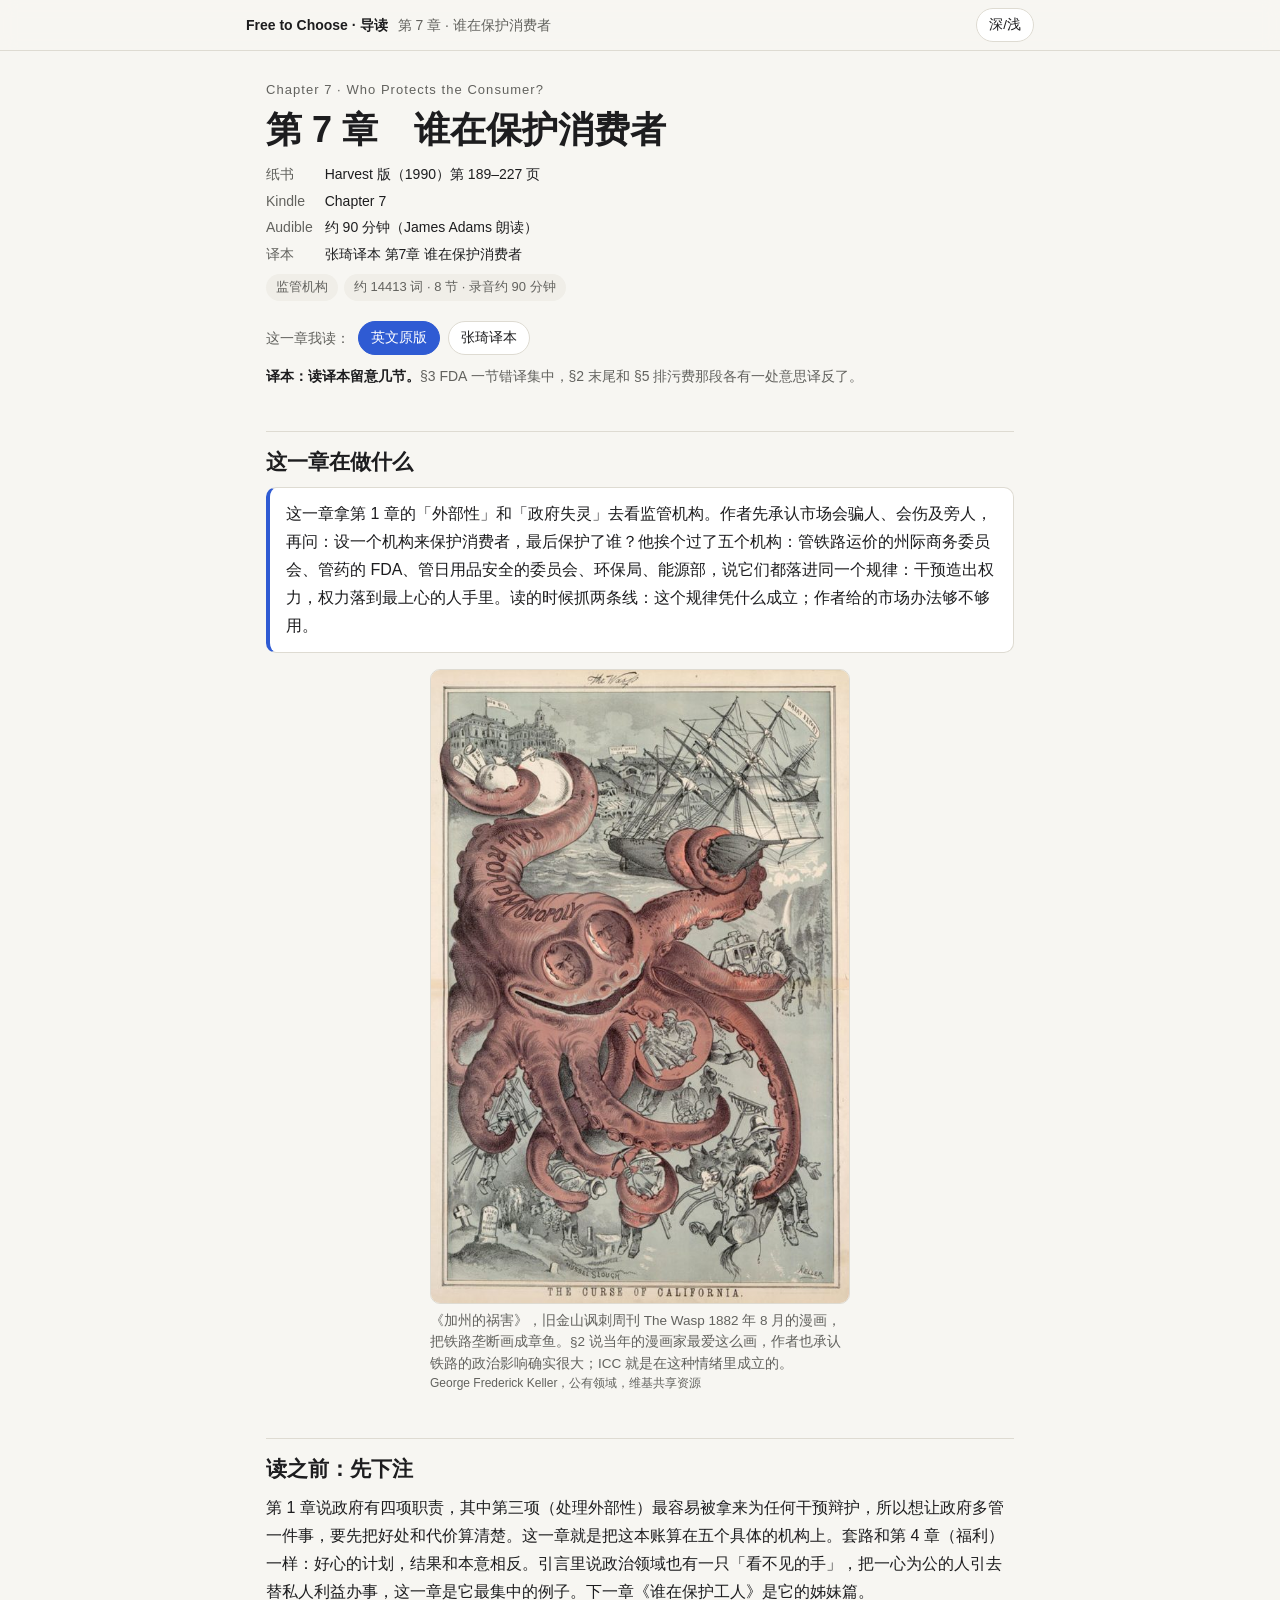
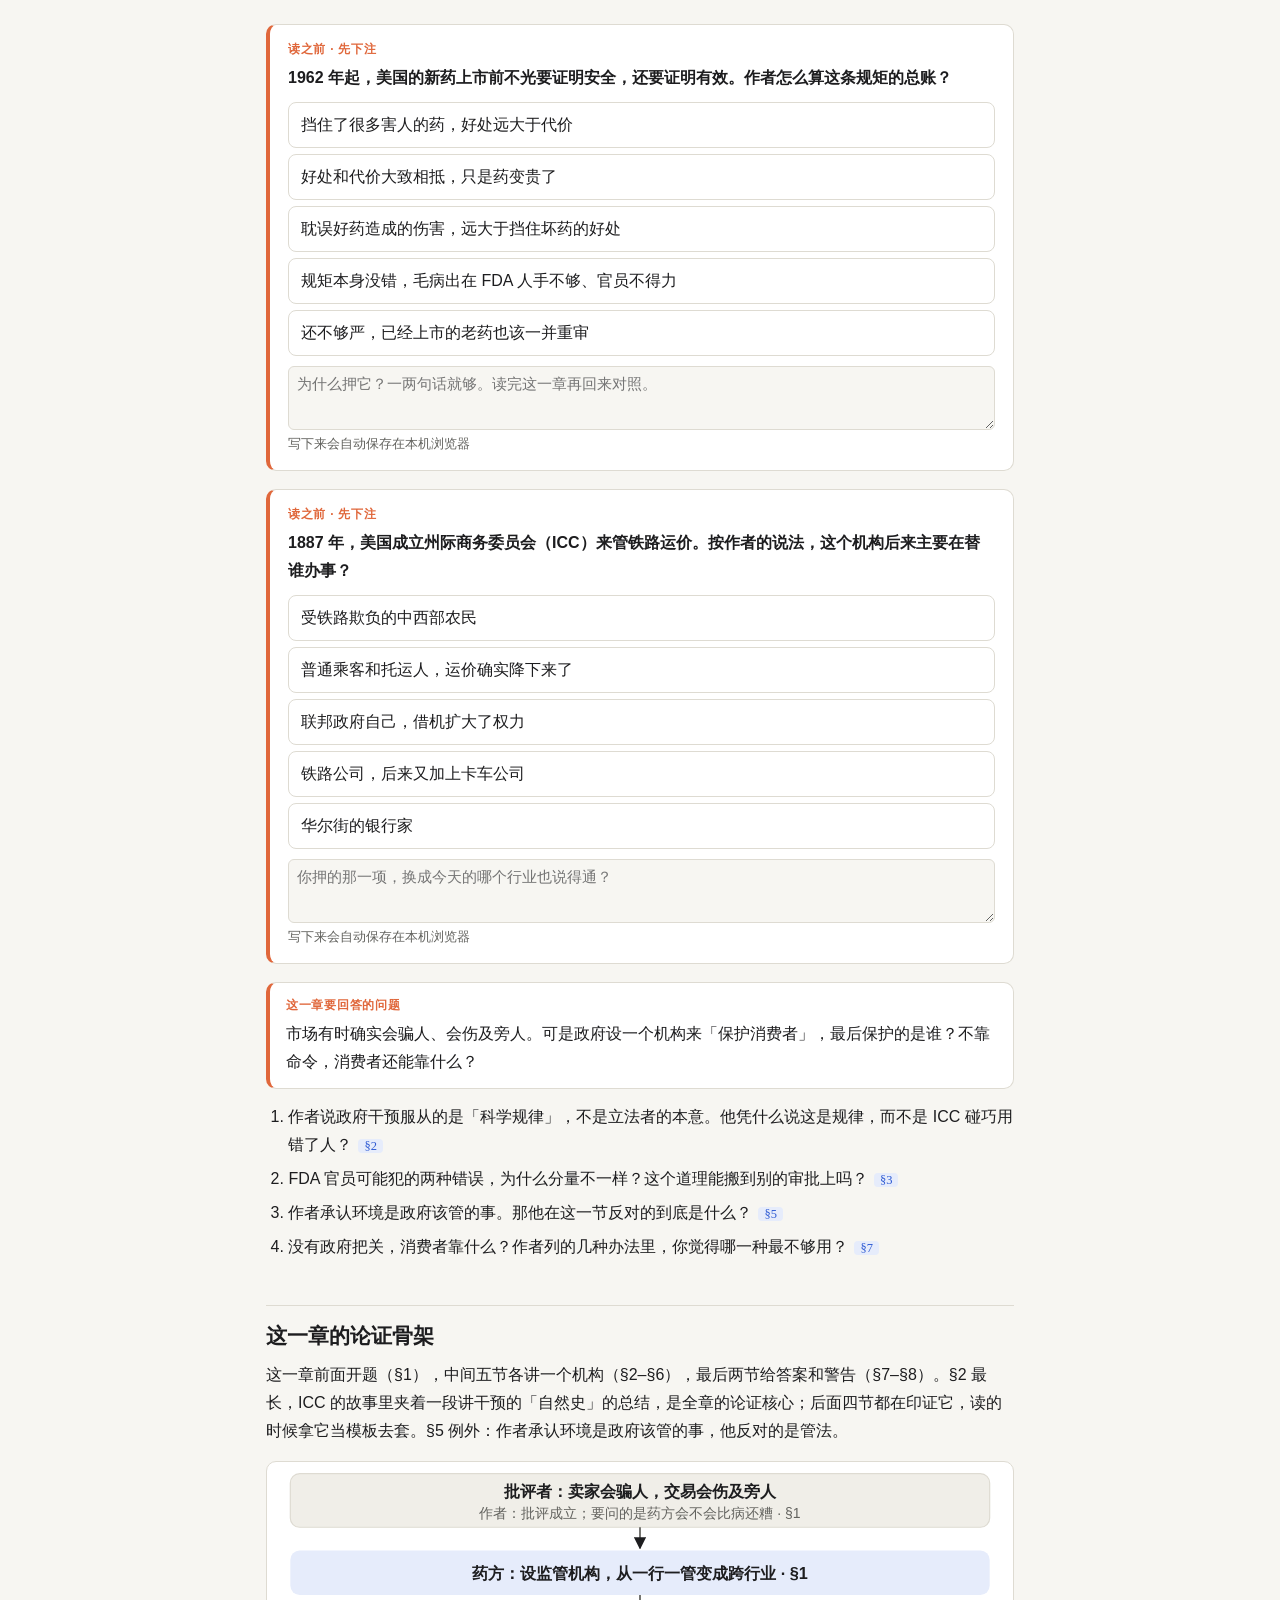
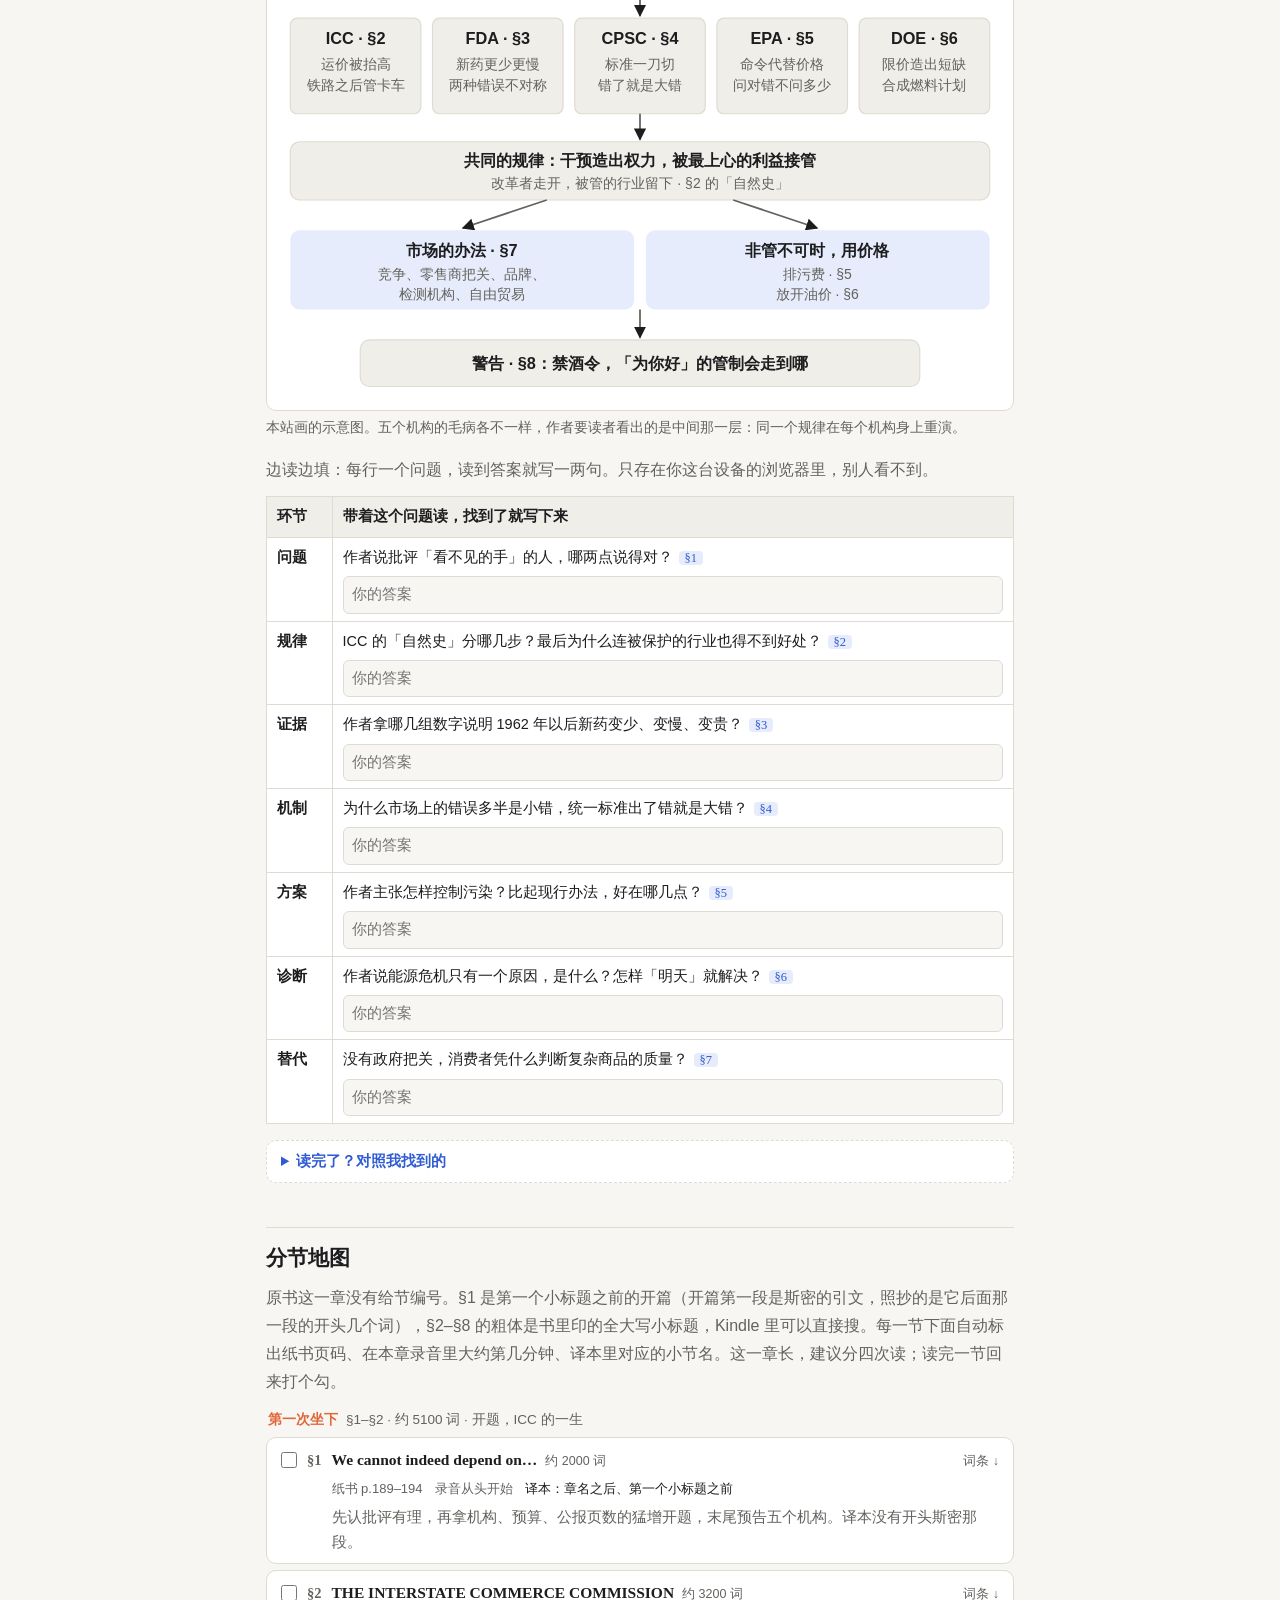
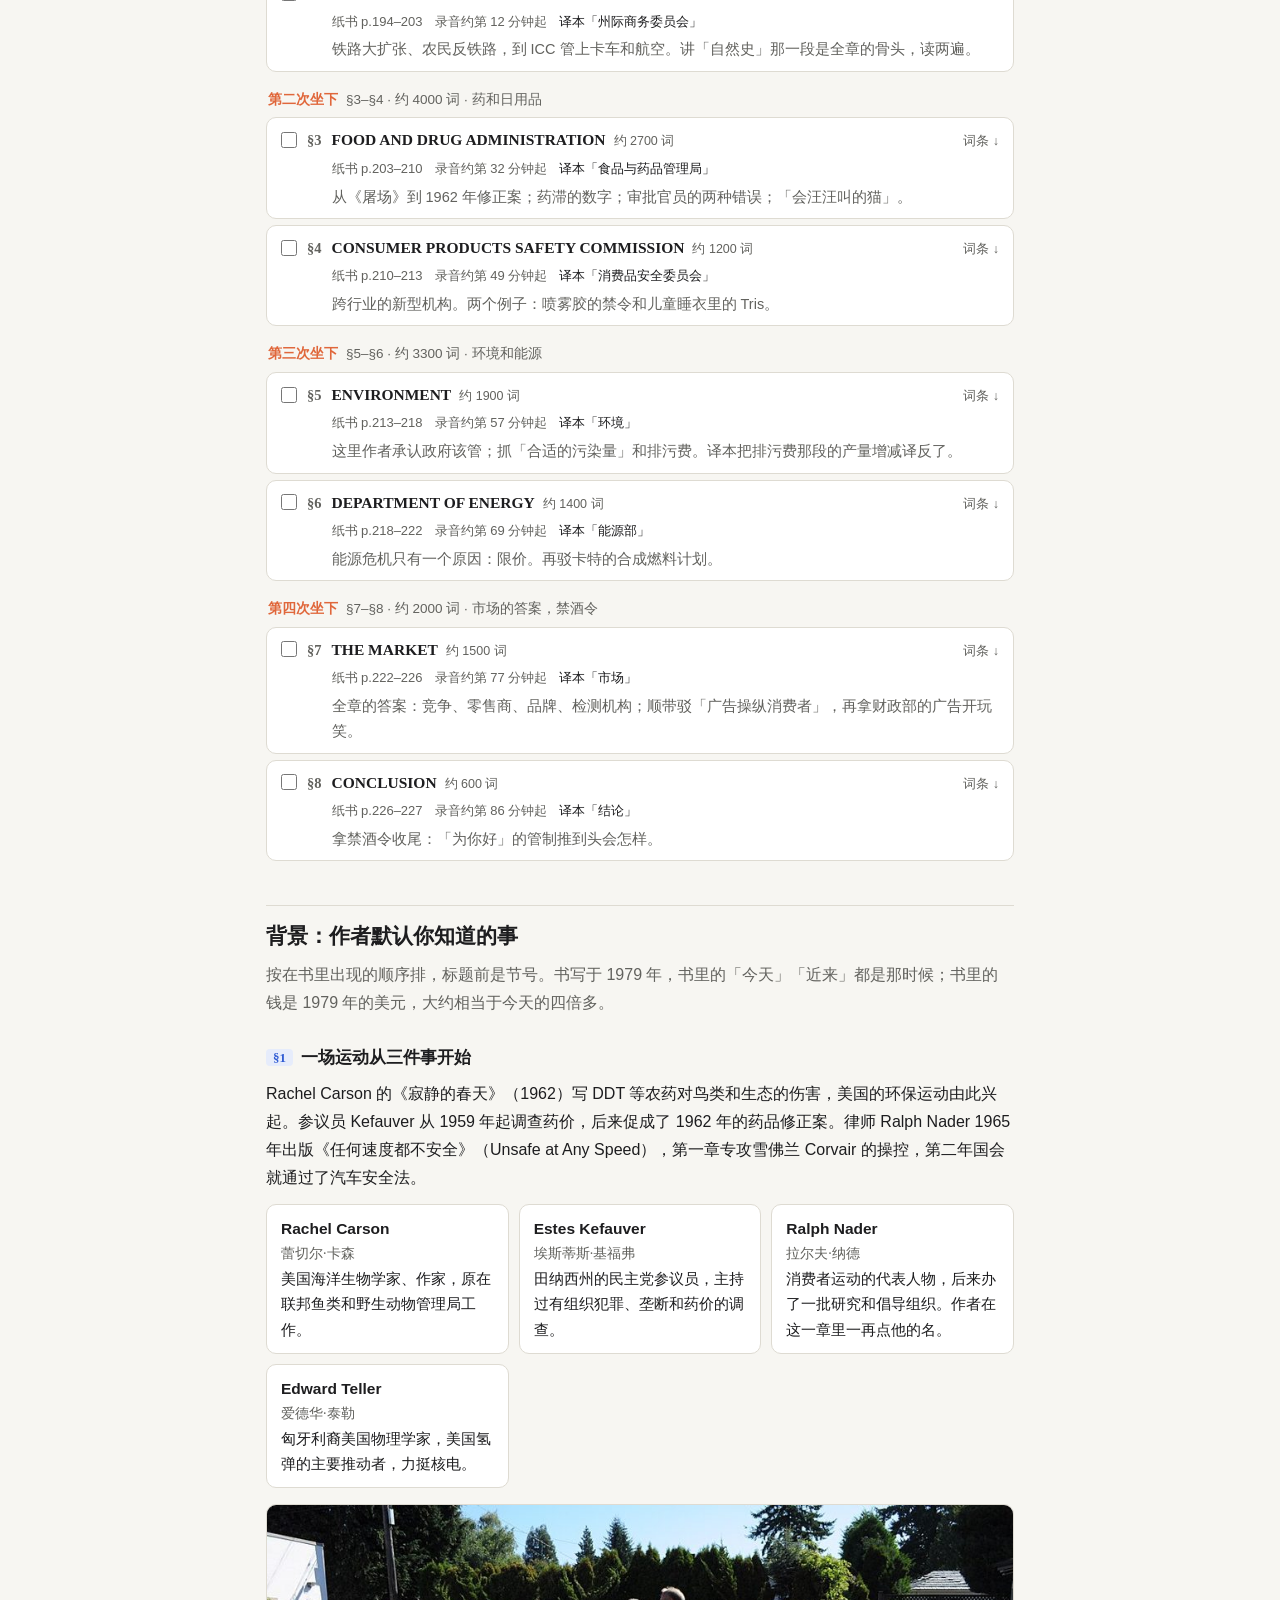
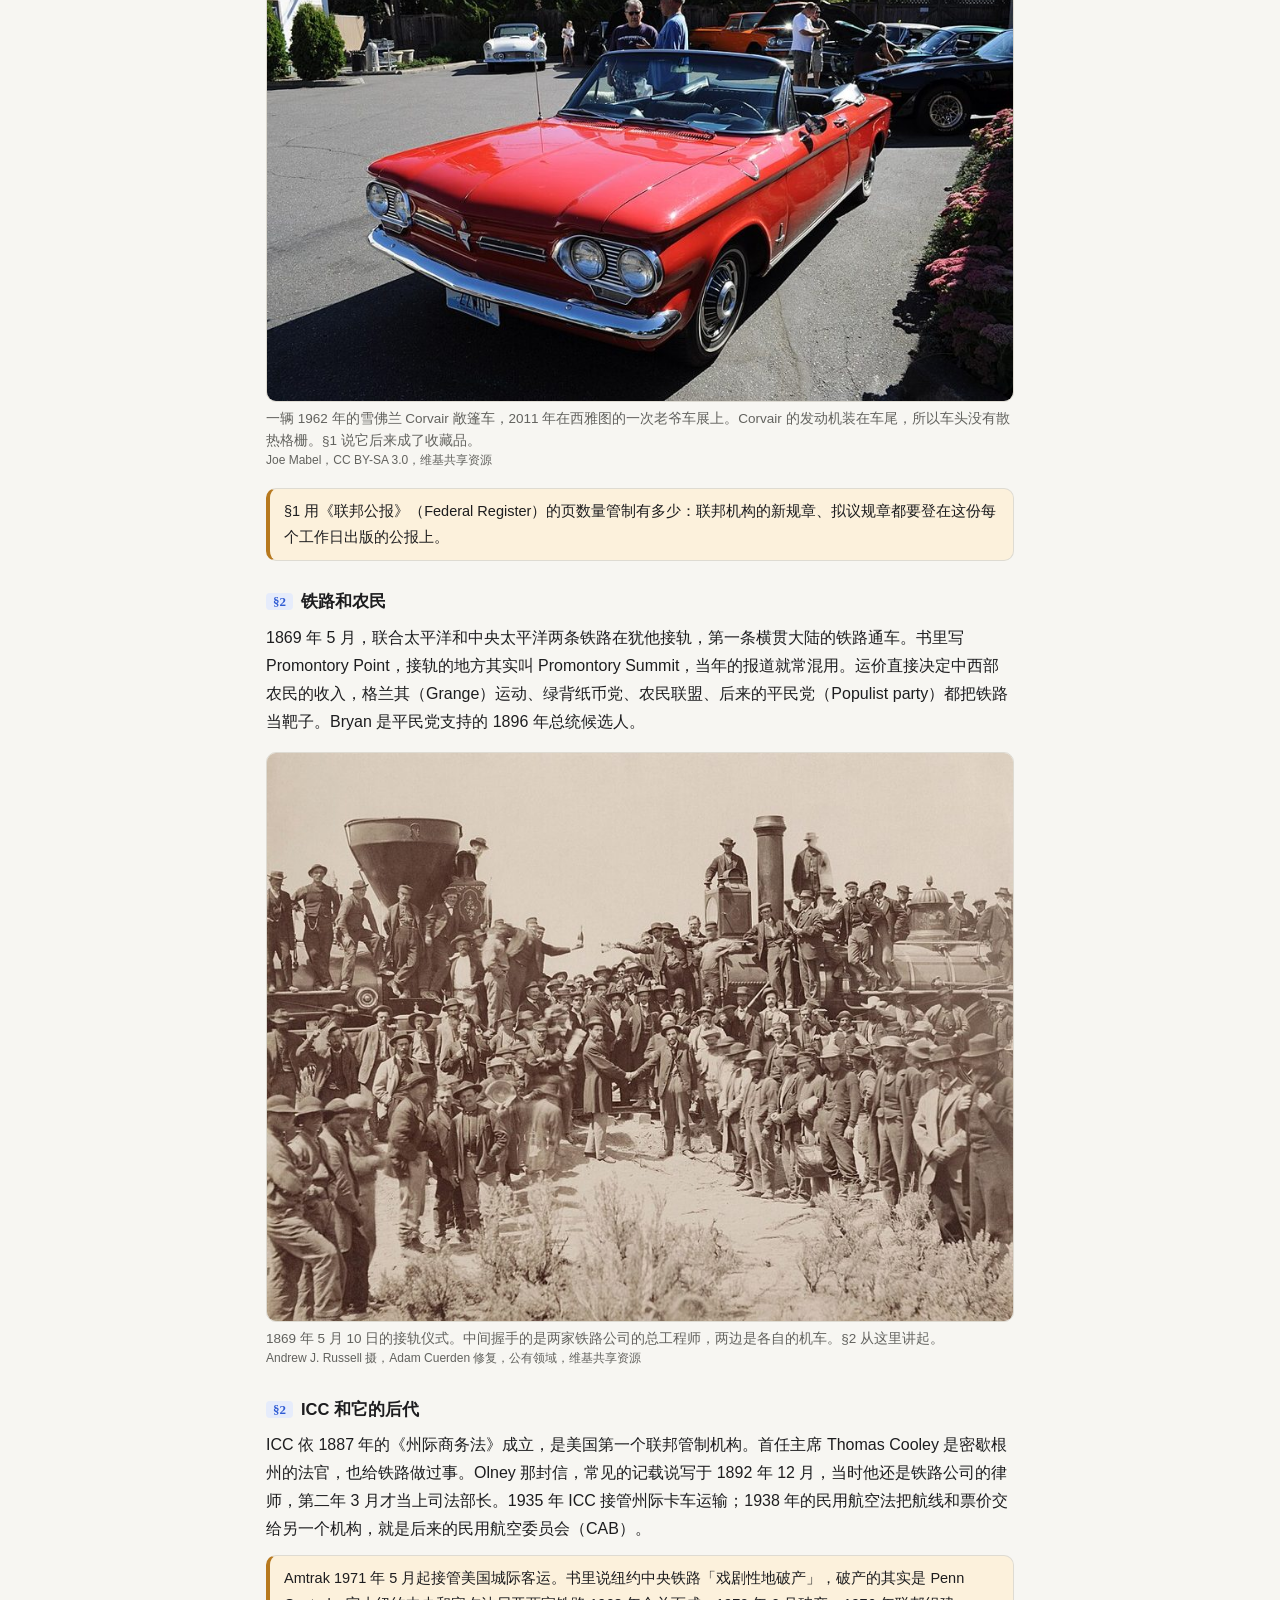
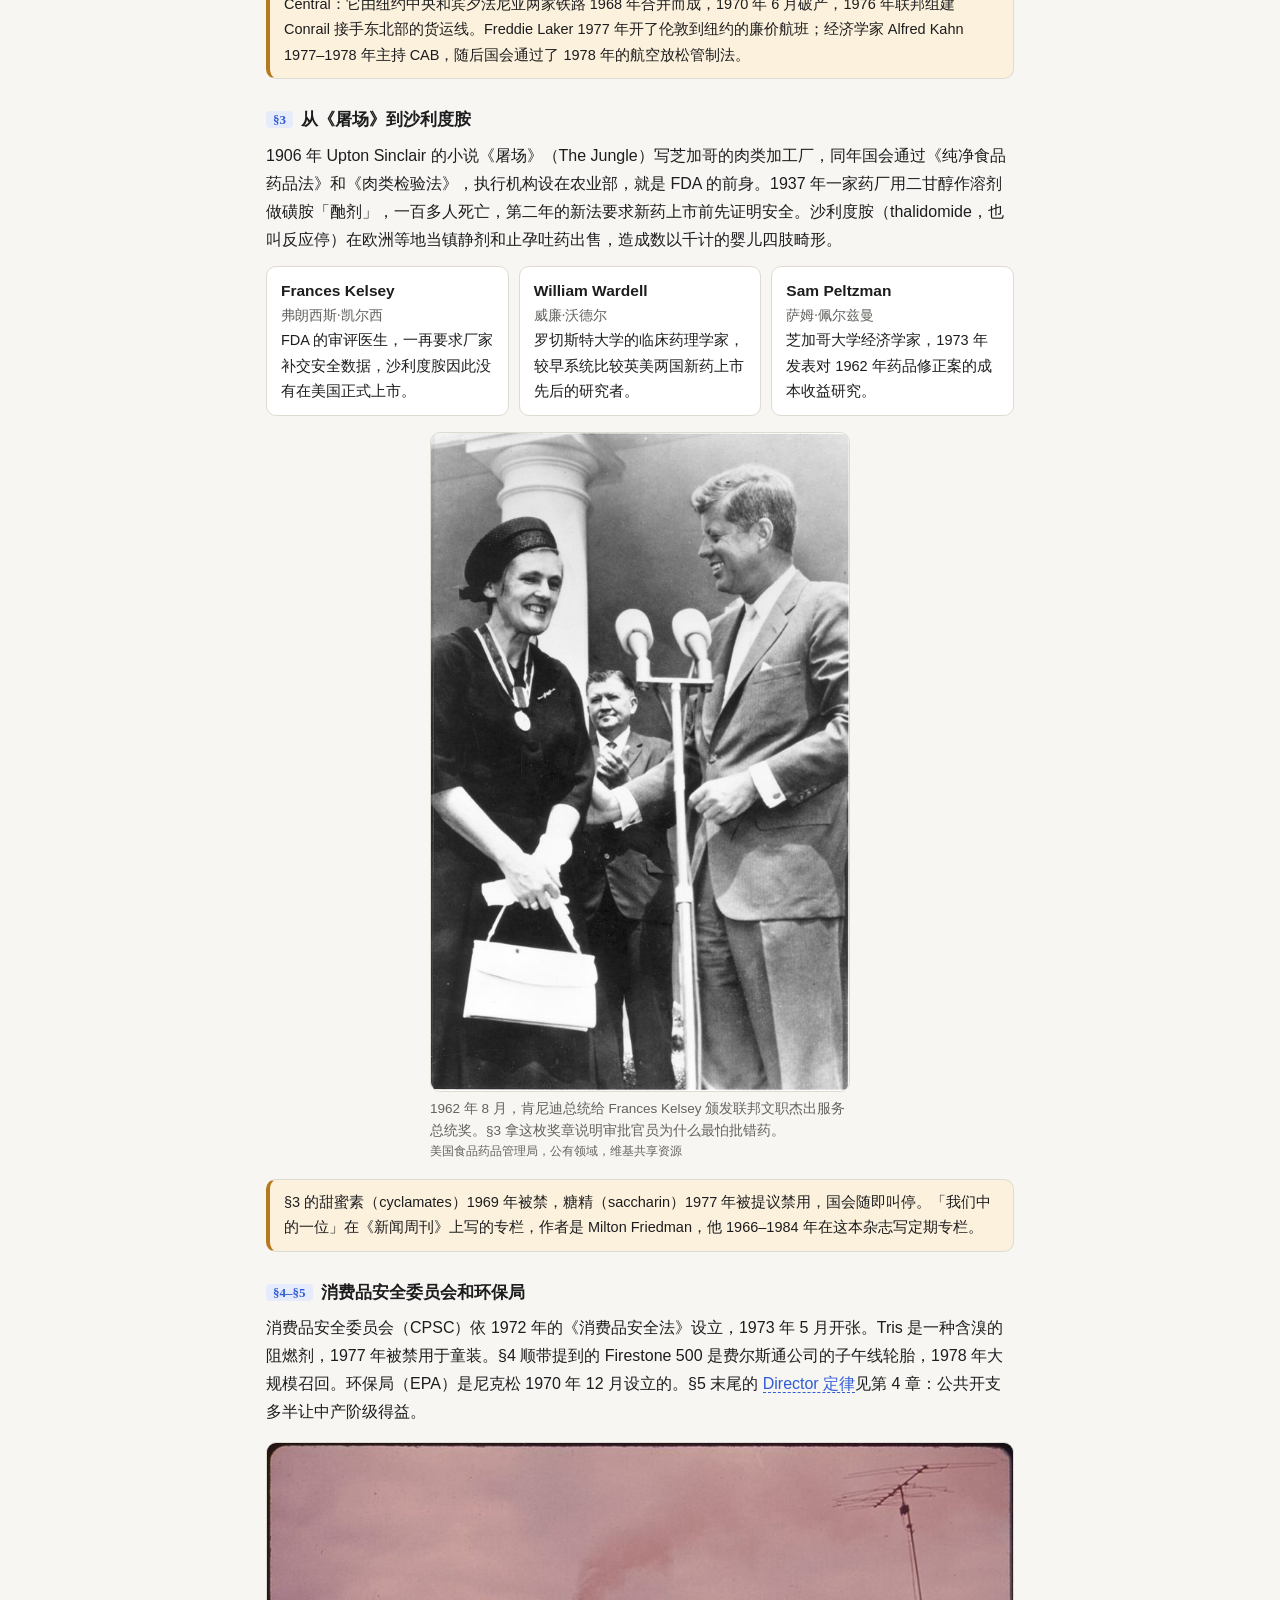
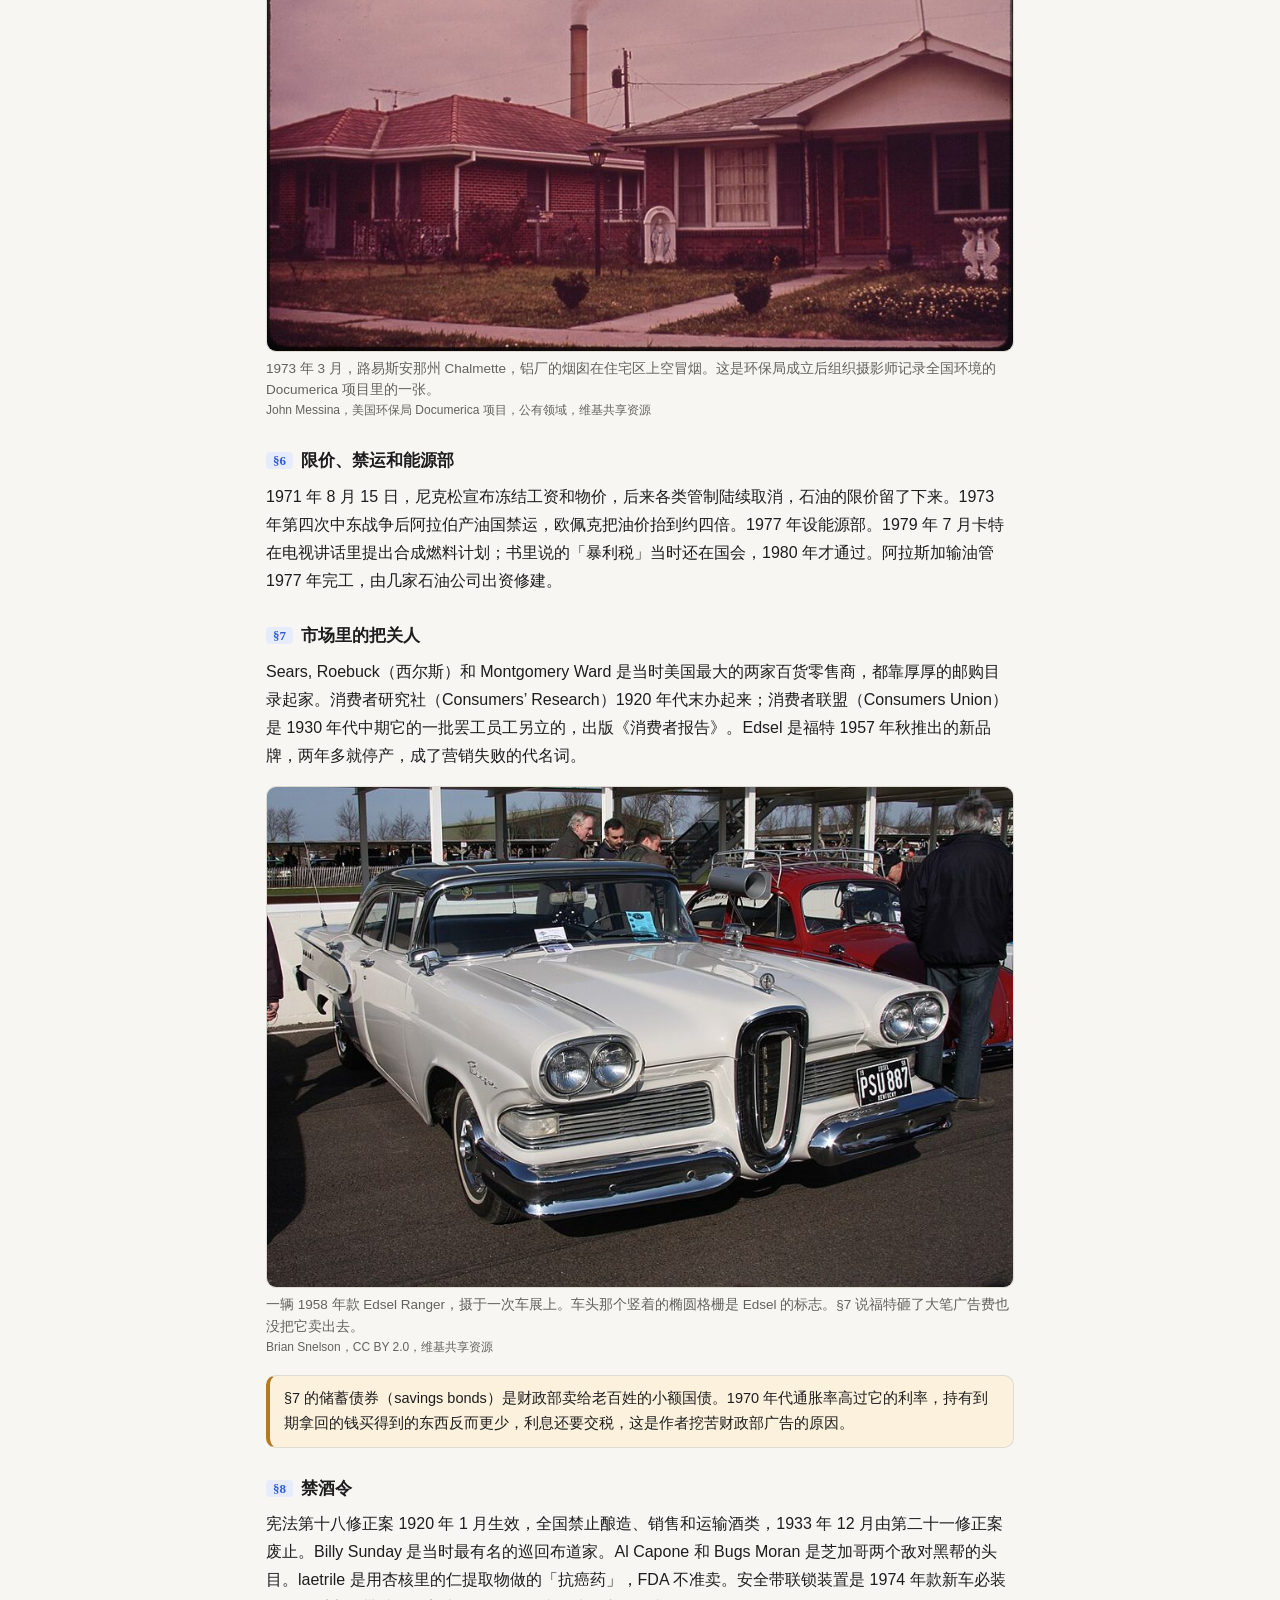
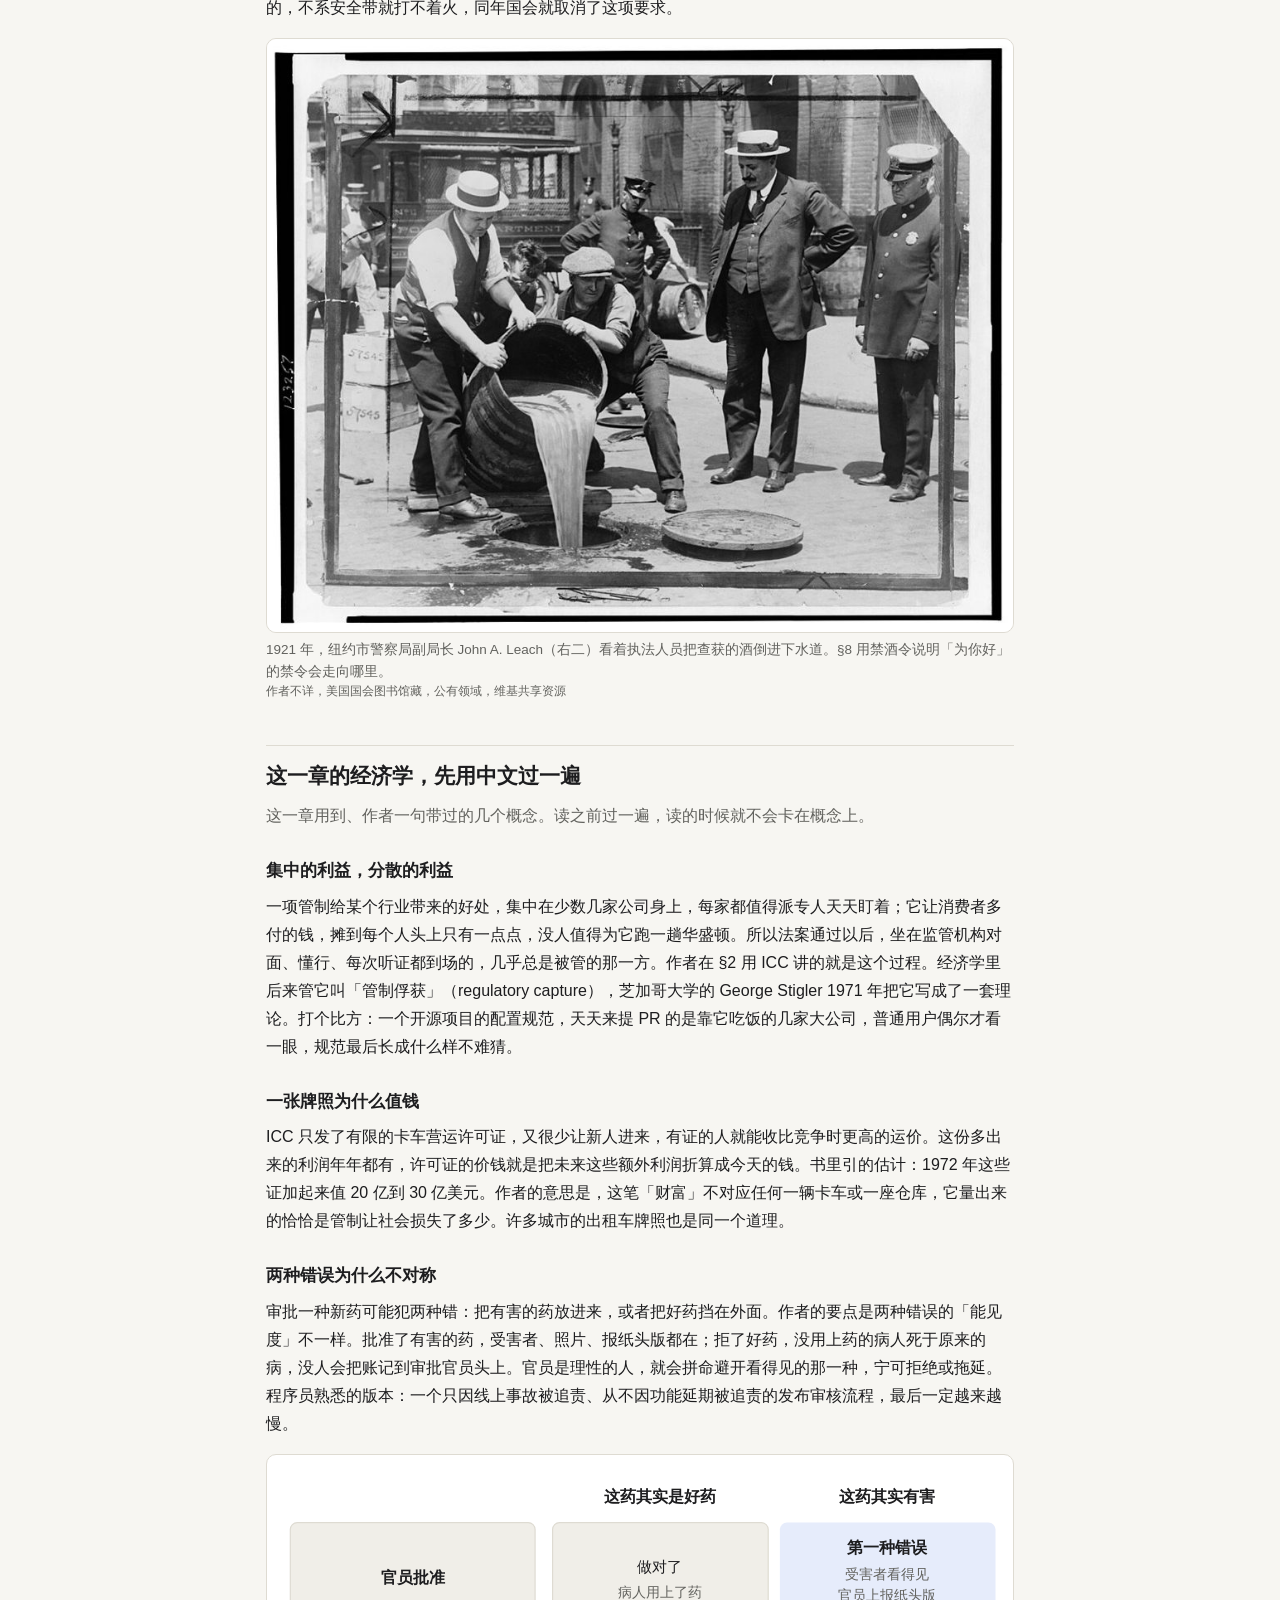
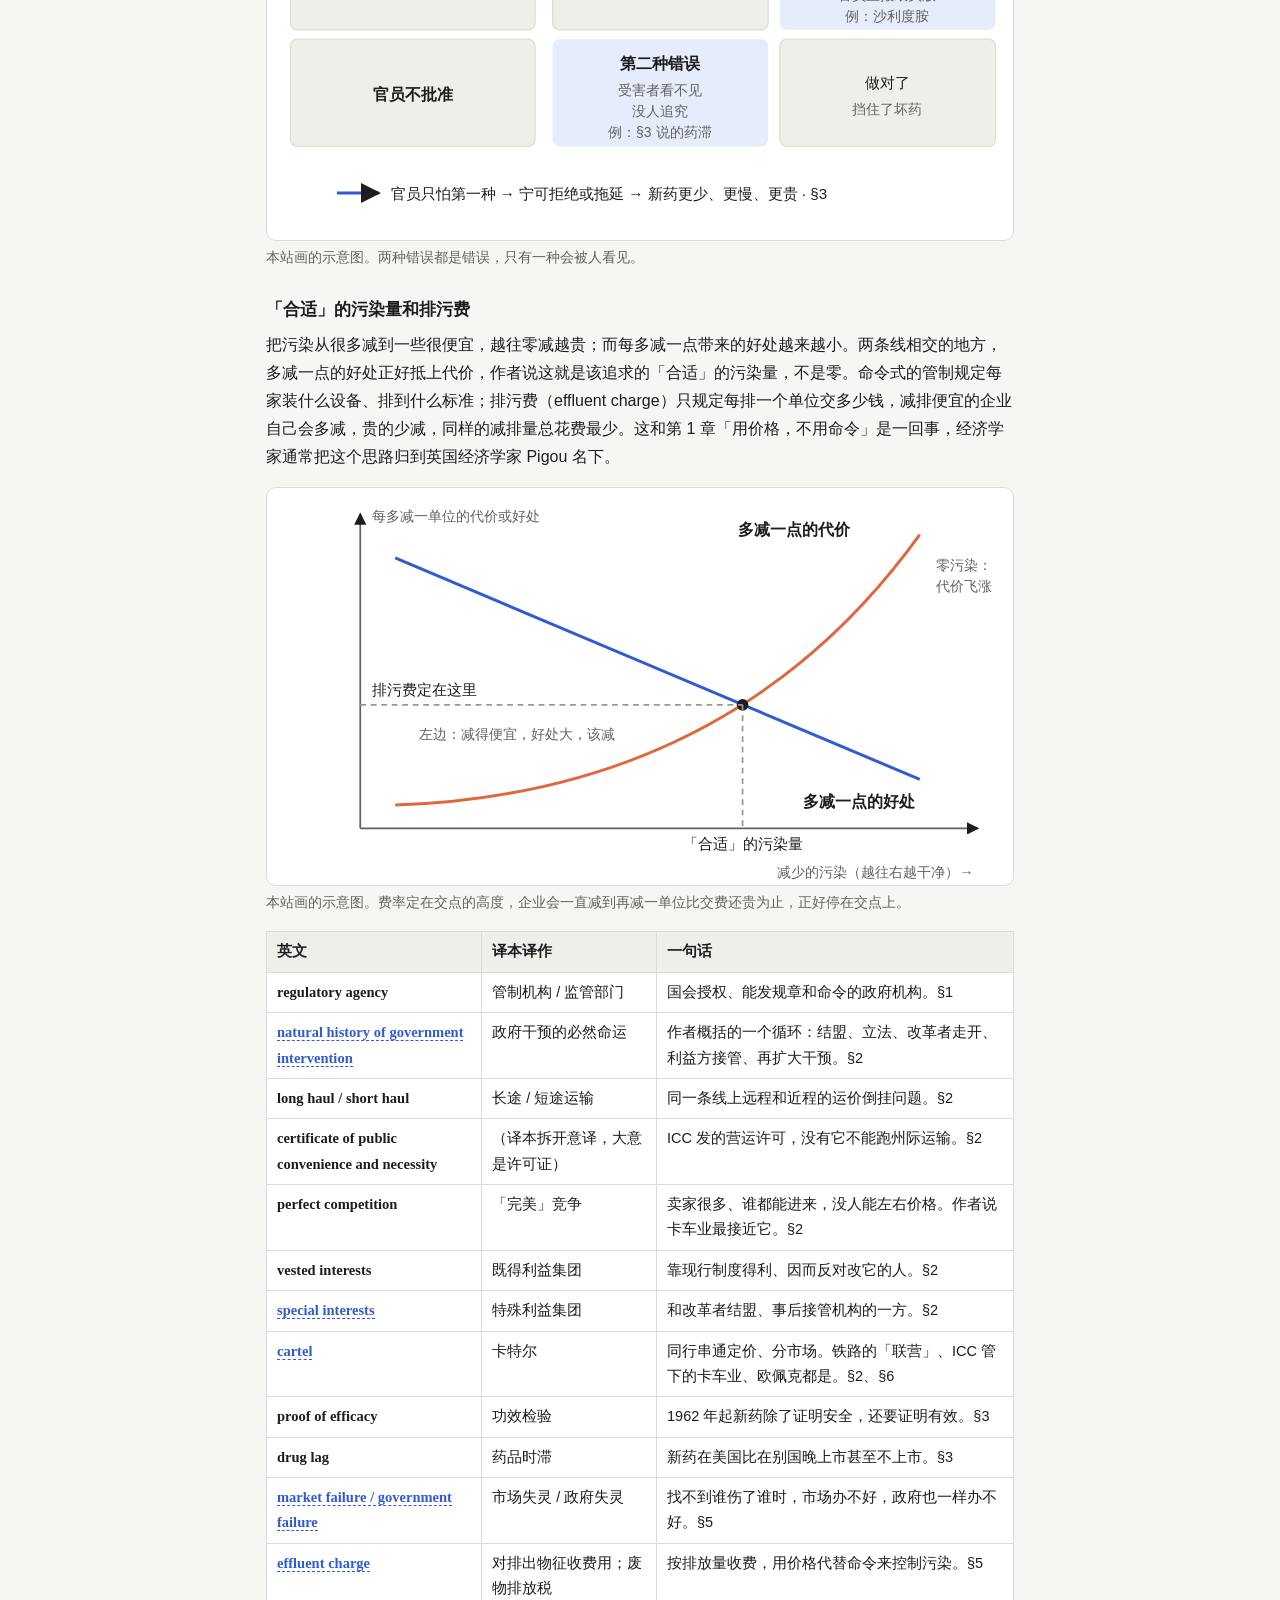
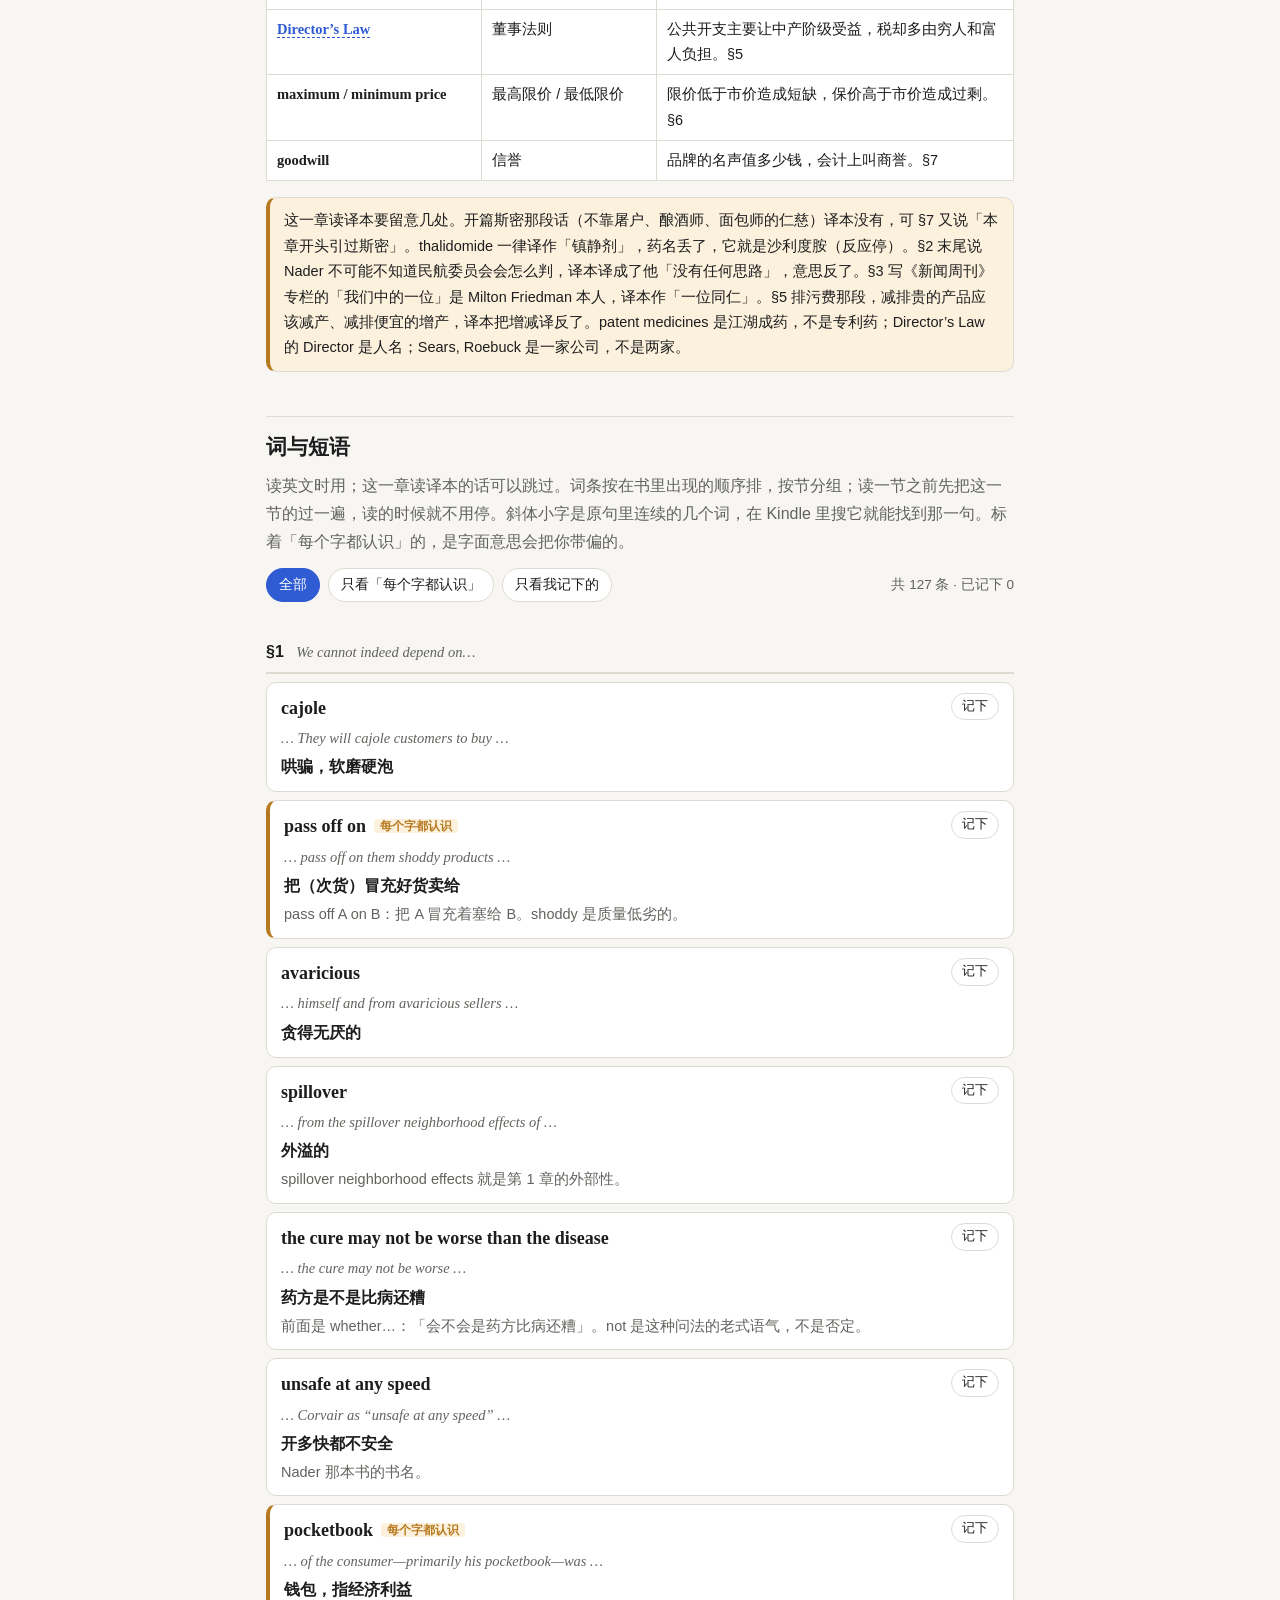
<file: chapters/07.html>
<!doctype html>
<html lang="zh-CN">
<head>
<meta charset="utf-8"><meta name="viewport" content="width=device-width, initial-scale=1">
<title>第 7 章 · 谁在保护消费者 · Free to Choose 导读</title>
<link rel="stylesheet" href="../assets/style.css">
<script src="../assets/chapters.js"></script>
<script src="../assets/sections.js"></script>
<script src="../assets/fc.js"></script>
</head>
<body data-chapter="7">
<main>

<h2>这一章在做什么</h2>
<div class="gist"><p>这一章拿第 1 章的「外部性」和「政府失灵」去看监管机构。作者先承认市场会骗人、会伤及旁人，再问：设一个机构来保护消费者，最后保护了谁？他挨个过了五个机构：管铁路运价的州际商务委员会、管药的 FDA、管日用品安全的委员会、环保局、能源部，说它们都落进同一个规律：干预造出权力，权力落到最上心的人手里。读的时候抓两条线：这个规律凭什么成立；作者给的市场办法够不够用。</p></div>
<figure class="fig narrow"><img src="../assets/img/07-octopus.jpg" alt="彩色石印漫画：一只巨大的红色章鱼，身上写着 RAILROAD MONOPOLY，两只眼睛是两个男人的脸，触手缠住了山上的豪宅、运小麦的帆船、驿站马车、农夫和牲口，左下角有墓碑，图下印着 THE CURSE OF CALIFORNIA" loading="lazy">
<figcaption>《加州的祸害》，旧金山讽刺周刊 The Wasp 1882 年 8 月的漫画，把铁路垄断画成章鱼。§2 说当年的漫画家最爱这么画，作者也承认铁路的政治影响确实很大；ICC 就是在这种情绪里成立的。<span class="src">George Frederick Keller，公有领域，维基共享资源</span></figcaption></figure>

<h2>读之前：先下注</h2>
<p>第 1 章说政府有四项职责，其中第三项（处理外部性）最容易被拿来为任何干预辩护，所以想让政府多管一件事，要先把好处和代价算清楚。这一章就是把这本账算在五个具体的机构上。套路和第 4 章（福利）一样：好心的计划，结果和本意相反。引言里说政治领域也有一只「看不见的手」，把一心为公的人引去替私人利益办事，这一章是它最集中的例子。下一章《谁在保护工人》是它的姊妹篇。</p>
<div class="bet" data-key="07-a">
  <div class="q">1962 年起，美国的新药上市前不光要证明安全，还要证明有效。作者怎么算这条规矩的总账？</div>
  <div class="opts">
    <button>挡住了很多害人的药，好处远大于代价</button>
    <button>好处和代价大致相抵，只是药变贵了</button>
    <button>耽误好药造成的伤害，远大于挡住坏药的好处</button>
    <button>规矩本身没错，毛病出在 FDA 人手不够、官员不得力</button>
    <button>还不够严，已经上市的老药也该一并重审</button>
  </div>
  <textarea class="note" data-key="07-a-bet" placeholder="为什么押它？一两句话就够。读完这一章再回来对照。"></textarea>
</div>
<div class="bet" data-key="07-b">
  <div class="q">1887 年，美国成立州际商务委员会（ICC）来管铁路运价。按作者的说法，这个机构后来主要在替谁办事？</div>
  <div class="opts">
    <button>受铁路欺负的中西部农民</button>
    <button>普通乘客和托运人，运价确实降下来了</button>
    <button>联邦政府自己，借机扩大了权力</button>
    <button>铁路公司，后来又加上卡车公司</button>
    <button>华尔街的银行家</button>
  </div>
  <textarea class="note" data-key="07-b-bet" placeholder="你押的那一项，换成今天的哪个行业也说得通？"></textarea>
</div>
<div class="crux"><p>市场有时确实会骗人、会伤及旁人。可是政府设一个机构来「保护消费者」，最后保护的是谁？不靠命令，消费者还能靠什么？</p></div>
<ol class="qs">
  <li>作者说政府干预服从的是「科学规律」，不是立法者的本意。他凭什么说这是规律，而不是 ICC 碰巧用错了人？<span class="sec">§2</span></li>
  <li>FDA 官员可能犯的两种错误，为什么分量不一样？这个道理能搬到别的审批上吗？<span class="sec">§3</span></li>
  <li>作者承认环境是政府该管的事。那他在这一节反对的到底是什么？<span class="sec">§5</span></li>
  <li>没有政府把关，消费者靠什么？作者列的几种办法里，你觉得哪一种最不够用？<span class="sec">§7</span></li>
</ol>

<h2>这一章的论证骨架</h2>
<p>这一章前面开题（§1），中间五节各讲一个机构（§2–§6），最后两节给答案和警告（§7–§8）。§2 最长，ICC 的故事里夹着一段讲干预的「自然史」的总结，是全章的论证核心；后面四节都在印证它，读的时候拿它当模板去套。§5 例外：作者承认环境是政府该管的事，他反对的是管法。</p>
<figure class="fig"><svg class="diagram" viewBox="0 0 640 470" role="img" aria-label="论证骨架：批评者说市场会骗人、会伤及旁人；药方是设立监管机构；五个机构 ICC、FDA、消费品安全委员会、环保局、能源部各有毛病；它们共同的规律是干预造出权力，被最上心的利益接管；作者的答案是市场的办法和非管不可时用价格；最后用禁酒令作警告">
<defs><marker id="m07a" viewBox="0 0 10 10" refX="9" refY="5" markerWidth="7" markerHeight="7" orient="auto"><path d="M0,0 L10,5 L0,10 z" class="f-fg"/></marker></defs>
<rect x="20" y="10" width="600" height="46" rx="8" class="box"/>
<text x="320" y="30" text-anchor="middle" class="t-b">批评者：卖家会骗人，交易会伤及旁人</text>
<text x="320" y="48" text-anchor="middle" class="t-m">作者：批评成立；要问的是药方会不会比病还糟 · §1</text>
<line x1="320" y1="56" x2="320" y2="74" class="ln" marker-end="url(#m07a)"/>
<rect x="20" y="76" width="600" height="38" rx="8" class="f-soft"/>
<text x="320" y="100" text-anchor="middle" class="t-b">药方：设监管机构，从一行一管变成跨行业 · §1</text>
<line x1="320" y1="114" x2="320" y2="132" class="ln" marker-end="url(#m07a)"/>
<rect x="20" y="134" width="112" height="82" rx="6" class="box"/>
<text x="76" y="156" text-anchor="middle" class="t-b">ICC · §2</text>
<text x="76" y="178" text-anchor="middle" class="t-m">运价被抬高</text>
<text x="76" y="196" text-anchor="middle" class="t-m">铁路之后管卡车</text>
<rect x="142" y="134" width="112" height="82" rx="6" class="box"/>
<text x="198" y="156" text-anchor="middle" class="t-b">FDA · §3</text>
<text x="198" y="178" text-anchor="middle" class="t-m">新药更少更慢</text>
<text x="198" y="196" text-anchor="middle" class="t-m">两种错误不对称</text>
<rect x="264" y="134" width="112" height="82" rx="6" class="box"/>
<text x="320" y="156" text-anchor="middle" class="t-b">CPSC · §4</text>
<text x="320" y="178" text-anchor="middle" class="t-m">标准一刀切</text>
<text x="320" y="196" text-anchor="middle" class="t-m">错了就是大错</text>
<rect x="386" y="134" width="112" height="82" rx="6" class="box"/>
<text x="442" y="156" text-anchor="middle" class="t-b">EPA · §5</text>
<text x="442" y="178" text-anchor="middle" class="t-m">命令代替价格</text>
<text x="442" y="196" text-anchor="middle" class="t-m">问对错不问多少</text>
<rect x="508" y="134" width="112" height="82" rx="6" class="box"/>
<text x="564" y="156" text-anchor="middle" class="t-b">DOE · §6</text>
<text x="564" y="178" text-anchor="middle" class="t-m">限价造出短缺</text>
<text x="564" y="196" text-anchor="middle" class="t-m">合成燃料计划</text>
<line x1="320" y1="216" x2="320" y2="238" class="ln" marker-end="url(#m07a)"/>
<rect x="20" y="240" width="600" height="50" rx="8" class="box"/>
<text x="320" y="261" text-anchor="middle" class="t-b">共同的规律：干预造出权力，被最上心的利益接管</text>
<text x="320" y="280" text-anchor="middle" class="t-m">改革者走开，被管的行业留下 · §2 的「自然史」</text>
<line x1="240" y1="290" x2="168" y2="314" class="ln" marker-end="url(#m07a)"/>
<line x1="400" y1="290" x2="472" y2="314" class="ln" marker-end="url(#m07a)"/>
<rect x="20" y="316" width="295" height="68" rx="8" class="f-soft"/>
<text x="167" y="338" text-anchor="middle" class="t-b">市场的办法 · §7</text>
<text x="167" y="358" text-anchor="middle" class="t-m">竞争、零售商把关、品牌、</text>
<text x="167" y="375" text-anchor="middle" class="t-m">检测机构、自由贸易</text>
<rect x="325" y="316" width="295" height="68" rx="8" class="f-soft"/>
<text x="472" y="338" text-anchor="middle" class="t-b">非管不可时，用价格</text>
<text x="472" y="358" text-anchor="middle" class="t-m">排污费 · §5</text>
<text x="472" y="375" text-anchor="middle" class="t-m">放开油价 · §6</text>
<line x1="320" y1="384" x2="320" y2="408" class="ln" marker-end="url(#m07a)"/>
<rect x="80" y="410" width="480" height="40" rx="8" class="box"/>
<text x="320" y="435" text-anchor="middle" class="t-b">警告 · §8：禁酒令，「为你好」的管制会走到哪</text>
</svg>
<figcaption>本站画的示意图。五个机构的毛病各不一样，作者要读者看出的是中间那一层：同一个规律在每个机构身上重演。</figcaption></figure>
<p class="lede">边读边填：每行一个问题，读到答案就写一两句。只存在你这台设备的浏览器里，别人看不到。</p>
<div class="table-wrap"><table class="findit">
  <tr><th>环节</th><th>带着这个问题读，找到了就写下来</th></tr>
  <tr><td>问题</td><td><p class="q">作者说批评「看不见的手」的人，哪两点说得对？<span class="sec">§1</span></p><input class="note" data-key="07-f1" aria-label="问题：你的答案" placeholder="你的答案"></td></tr>
  <tr><td>规律</td><td><p class="q">ICC 的「自然史」分哪几步？最后为什么连被保护的行业也得不到好处？<span class="sec">§2</span></p><input class="note" data-key="07-f2" aria-label="规律：你的答案" placeholder="你的答案"></td></tr>
  <tr><td>证据</td><td><p class="q">作者拿哪几组数字说明 1962 年以后新药变少、变慢、变贵？<span class="sec">§3</span></p><input class="note" data-key="07-f3" aria-label="证据：你的答案" placeholder="你的答案"></td></tr>
  <tr><td>机制</td><td><p class="q">为什么市场上的错误多半是小错，统一标准出了错就是大错？<span class="sec">§4</span></p><input class="note" data-key="07-f4" aria-label="机制：你的答案" placeholder="你的答案"></td></tr>
  <tr><td>方案</td><td><p class="q">作者主张怎样控制污染？比起现行办法，好在哪几点？<span class="sec">§5</span></p><input class="note" data-key="07-f5" aria-label="方案：你的答案" placeholder="你的答案"></td></tr>
  <tr><td>诊断</td><td><p class="q">作者说能源危机只有一个原因，是什么？怎样「明天」就解决？<span class="sec">§6</span></p><input class="note" data-key="07-f6" aria-label="诊断：你的答案" placeholder="你的答案"></td></tr>
  <tr><td>替代</td><td><p class="q">没有政府把关，消费者凭什么判断复杂商品的质量？<span class="sec">§7</span></p><input class="note" data-key="07-f7" aria-label="替代：你的答案" placeholder="你的答案"></td></tr>
</table></div>
<details class="reveal"><summary>读完了？对照我找到的</summary><ul>
  <li>问题：卖家会利用顾客的无知多要钱、卖次货；交易会影响旁人的空气、水和食品安全。</li>
  <li>规律：弊端 → 改革者和利益方结盟 → 立法授权 → 改革者走开 → 利益方掌权 → 出问题就扩大干预 → 官僚化，谁都得不到好处，却废不掉。</li>
  <li>证据：每年的新化学实体少了一半多；开发一种药从约 50 万美元、25 个月涨到 1978 年的 5400 万美元、约 8 年；英国有而美国没有的药更多，上市也更早。</li>
  <li>机制：市场上新东西一点点试用，出了错范围小、能逐步改；统一标准事先定死、人人照办，Tris 一下子用到了 99% 的童装睡衣上。</li>
  <li>方案：按排放量收费。企业自己找最便宜的减排办法；费率高低能透露减排的真实成本；收上来的钱可以补偿受害的人。</li>
  <li>诊断：1971 年以来对原油和成品油的最高限价；取消全部价格管制。</li>
  <li>替代：零售商（百货公司、Sears）替你把关，品牌的信誉，私人检测机构；根本上是竞争和自由贸易。</li>
</ul></details>

<h2>分节地图</h2>
<p class="lede">原书这一章没有给节编号。§1 是第一个小标题之前的开篇（开篇第一段是斯密的引文，照抄的是它后面那一段的开头几个词），§2–§8 的粗体是书里印的全大写小标题，Kindle 里可以直接搜。每一节下面自动标出纸书页码、在本章录音里大约第几分钟、译本里对应的小节名。这一章长，建议分四次读；读完一节回来打个勾。</p>
<ol class="secmap">
  <li class="sit">第一次坐下<span>§1–§2 · 约 5100 词 · 开题，ICC 的一生</span></li>
  <li data-sec="1"><b>We cannot indeed depend on…<span class="w">约 2000 词</span></b><span class="what">先认批评有理，再拿机构、预算、公报页数的猛增开题，末尾预告五个机构。译本没有开头斯密那段。</span></li>
  <li data-sec="2"><b>THE INTERSTATE COMMERCE COMMISSION<span class="w">约 3200 词</span></b><span class="what">铁路大扩张、农民反铁路，到 ICC 管上卡车和航空。讲「自然史」那一段是全章的骨头，读两遍。</span></li>
  <li class="sit">第二次坐下<span>§3–§4 · 约 4000 词 · 药和日用品</span></li>
  <li data-sec="3"><b>FOOD AND DRUG ADMINISTRATION<span class="w">约 2700 词</span></b><span class="what">从《屠场》到 1962 年修正案；药滞的数字；审批官员的两种错误；「会汪汪叫的猫」。</span></li>
  <li data-sec="4"><b>CONSUMER PRODUCTS SAFETY COMMISSION<span class="w">约 1200 词</span></b><span class="what">跨行业的新型机构。两个例子：喷雾胶的禁令和儿童睡衣里的 Tris。</span></li>
  <li class="sit">第三次坐下<span>§5–§6 · 约 3300 词 · 环境和能源</span></li>
  <li data-sec="5"><b>ENVIRONMENT<span class="w">约 1900 词</span></b><span class="what">这里作者承认政府该管；抓「合适的污染量」和排污费。译本把排污费那段的产量增减译反了。</span></li>
  <li data-sec="6"><b>DEPARTMENT OF ENERGY<span class="w">约 1400 词</span></b><span class="what">能源危机只有一个原因：限价。再驳卡特的合成燃料计划。</span></li>
  <li class="sit">第四次坐下<span>§7–§8 · 约 2000 词 · 市场的答案，禁酒令</span></li>
  <li data-sec="7"><b>THE MARKET<span class="w">约 1500 词</span></b><span class="what">全章的答案：竞争、零售商、品牌、检测机构；顺带驳「广告操纵消费者」，再拿财政部的广告开玩笑。</span></li>
  <li data-sec="8"><b>CONCLUSION<span class="w">约 600 词</span></b><span class="what">拿禁酒令收尾：「为你好」的管制推到头会怎样。</span></li>
</ol>

<h2>背景：作者默认你知道的事</h2>
<p class="lede">按在书里出现的顺序排，标题前是节号。书写于 1979 年，书里的「今天」「近来」都是那时候；书里的钱是 1979 年的美元，大约相当于今天的四倍多。</p>

<h3><span class="sec">§1</span>一场运动从三件事开始</h3>
<p>Rachel Carson 的《寂静的春天》（1962）写 DDT 等农药对鸟类和生态的伤害，美国的环保运动由此兴起。参议员 Kefauver 从 1959 年起调查药价，后来促成了 1962 年的药品修正案。律师 Ralph Nader 1965 年出版《任何速度都不安全》（Unsafe at Any Speed），第一章专攻雪佛兰 Corvair 的操控，第二年国会就通过了汽车安全法。</p>
<div class="who">
  <div><b>Rachel Carson</b><span class="en">蕾切尔·卡森</span>美国海洋生物学家、作家，原在联邦鱼类和野生动物管理局工作。</div>
  <div><b>Estes Kefauver</b><span class="en">埃斯蒂斯·基福弗</span>田纳西州的民主党参议员，主持过有组织犯罪、垄断和药价的调查。</div>
  <div><b>Ralph Nader</b><span class="en">拉尔夫·纳德</span>消费者运动的代表人物，后来办了一批研究和倡导组织。作者在这一章里一再点他的名。</div>
  <div><b>Edward Teller</b><span class="en">爱德华·泰勒</span>匈牙利裔美国物理学家，美国氢弹的主要推动者，力挺核电。</div>
</div>
<figure class="fig"><img src="../assets/img/07-corvair.jpg" alt="停车场上一辆红色敞篷轿车，车头扁平，没有进气格栅，圆形双大灯，车后站着几位看车的人，远处停着别的老式汽车" loading="lazy">
<figcaption>一辆 1962 年的雪佛兰 Corvair 敞篷车，2011 年在西雅图的一次老爷车展上。Corvair 的发动机装在车尾，所以车头没有散热格栅。§1 说它后来成了收藏品。<span class="src">Joe Mabel，CC BY-SA 3.0，维基共享资源</span></figcaption></figure>
<div class="tip"><p>§1 用《联邦公报》（Federal Register）的页数量管制有多少：联邦机构的新规章、拟议规章都要登在这份每个工作日出版的公报上。</p></div>

<h3><span class="sec">§2</span>铁路和农民</h3>
<p>1869 年 5 月，联合太平洋和中央太平洋两条铁路在犹他接轨，第一条横贯大陆的铁路通车。书里写 Promontory Point，接轨的地方其实叫 Promontory Summit，当年的报道就常混用。运价直接决定中西部农民的收入，格兰其（Grange）运动、绿背纸币党、农民联盟、后来的平民党（Populist party）都把铁路当靶子。Bryan 是平民党支持的 1896 年总统候选人。</p>
<figure class="fig"><img src="../assets/img/07-golden-spike.jpg" alt="黑白老照片：两台蒸汽机车车头相对停在铁轨上，车头上、车头前挤满戴礼帽和宽边帽的男人，中间两个人握手，有人举着酒瓶，前景是荒漠里的灌木" loading="lazy">
<figcaption>1869 年 5 月 10 日的接轨仪式。中间握手的是两家铁路公司的总工程师，两边是各自的机车。§2 从这里讲起。<span class="src">Andrew J. Russell 摄，Adam Cuerden 修复，公有领域，维基共享资源</span></figcaption></figure>

<h3><span class="sec">§2</span>ICC 和它的后代</h3>
<p>ICC 依 1887 年的《州际商务法》成立，是美国第一个联邦管制机构。首任主席 Thomas Cooley 是密歇根州的法官，也给铁路做过事。Olney 那封信，常见的记载说写于 1892 年 12 月，当时他还是铁路公司的律师，第二年 3 月才当上司法部长。1935 年 ICC 接管州际卡车运输；1938 年的民用航空法把航线和票价交给另一个机构，就是后来的民用航空委员会（CAB）。</p>
<div class="tip"><p>Amtrak 1971 年 5 月起接管美国城际客运。书里说纽约中央铁路「戏剧性地破产」，破产的其实是 Penn Central：它由纽约中央和宾夕法尼亚两家铁路 1968 年合并而成，1970 年 6 月破产，1976 年联邦组建 Conrail 接手东北部的货运线。Freddie Laker 1977 年开了伦敦到纽约的廉价航班；经济学家 Alfred Kahn 1977–1978 年主持 CAB，随后国会通过了 1978 年的航空放松管制法。</p></div>

<h3><span class="sec">§3</span>从《屠场》到沙利度胺</h3>
<p>1906 年 Upton Sinclair 的小说《屠场》（The Jungle）写芝加哥的肉类加工厂，同年国会通过《纯净食品药品法》和《肉类检验法》，执行机构设在农业部，就是 FDA 的前身。1937 年一家药厂用二甘醇作溶剂做磺胺「酏剂」，一百多人死亡，第二年的新法要求新药上市前先证明安全。沙利度胺（thalidomide，也叫反应停）在欧洲等地当镇静剂和止孕吐药出售，造成数以千计的婴儿四肢畸形。</p>
<div class="who">
  <div><b>Frances Kelsey</b><span class="en">弗朗西斯·凯尔西</span>FDA 的审评医生，一再要求厂家补交安全数据，沙利度胺因此没有在美国正式上市。</div>
  <div><b>William Wardell</b><span class="en">威廉·沃德尔</span>罗切斯特大学的临床药理学家，较早系统比较英美两国新药上市先后的研究者。</div>
  <div><b>Sam Peltzman</b><span class="en">萨姆·佩尔兹曼</span>芝加哥大学经济学家，1973 年发表对 1962 年药品修正案的成本收益研究。</div>
</div>
<figure class="fig narrow"><img src="../assets/img/07-kelsey.jpg" alt="黑白照片：一位戴深色小帽、胸前挂着奖章、手拎白色提包的女士，笑着和穿浅色西装的肯尼迪总统握手，两人之间是两支话筒，后面一个男人在鼓掌" loading="lazy">
<figcaption>1962 年 8 月，肯尼迪总统给 Frances Kelsey 颁发联邦文职杰出服务总统奖。§3 拿这枚奖章说明审批官员为什么最怕批错药。<span class="src">美国食品药品管理局，公有领域，维基共享资源</span></figcaption></figure>
<div class="tip"><p>§3 的甜蜜素（cyclamates）1969 年被禁，糖精（saccharin）1977 年被提议禁用，国会随即叫停。「我们中的一位」在《新闻周刊》上写的专栏，作者是 Milton Friedman，他 1966–1984 年在这本杂志写定期专栏。</p></div>

<h3><span class="sec">§4–§5</span>消费品安全委员会和环保局</h3>
<p>消费品安全委员会（CPSC）依 1972 年的《消费品安全法》设立，1973 年 5 月开张。Tris 是一种含溴的阻燃剂，1977 年被禁用于童装。§4 顺带提到的 Firestone 500 是费尔斯通公司的子午线轮胎，1978 年大规模召回。环保局（EPA）是尼克松 1970 年 12 月设立的。§5 末尾的 <a class="term" href="../glossary.html#g-directors-law">Director 定律</a>见第 4 章：公共开支多半让中产阶级得益。</p>
<figure class="fig"><img src="../assets/img/07-chalmette.jpg" alt="褪色的彩色照片：两栋红砖平房和修剪过的草坪，房子后面一根高高的烟囱冒出褐色的烟，飘在灰红色的天空里，屋顶上有电视天线" loading="lazy">
<figcaption>1973 年 3 月，路易斯安那州 Chalmette，铝厂的烟囱在住宅区上空冒烟。这是环保局成立后组织摄影师记录全国环境的 Documerica 项目里的一张。<span class="src">John Messina，美国环保局 Documerica 项目，公有领域，维基共享资源</span></figcaption></figure>

<h3><span class="sec">§6</span>限价、禁运和能源部</h3>
<p>1971 年 8 月 15 日，尼克松宣布冻结工资和物价，后来各类管制陆续取消，石油的限价留了下来。1973 年第四次中东战争后阿拉伯产油国禁运，欧佩克把油价抬到约四倍。1977 年设能源部。1979 年 7 月卡特在电视讲话里提出合成燃料计划；书里说的「暴利税」当时还在国会，1980 年才通过。阿拉斯加输油管 1977 年完工，由几家石油公司出资修建。</p>

<h3><span class="sec">§7</span>市场里的把关人</h3>
<p>Sears, Roebuck（西尔斯）和 Montgomery Ward 是当时美国最大的两家百货零售商，都靠厚厚的邮购目录起家。消费者研究社（Consumers’ Research）1920 年代末办起来；消费者联盟（Consumers Union）是 1930 年代中期它的一批罢工员工另立的，出版《消费者报告》。Edsel 是福特 1957 年秋推出的新品牌，两年多就停产，成了营销失败的代名词。</p>
<figure class="fig"><img src="../assets/img/07-edsel.jpg" alt="车展上一辆白色四门轿车，车头正中是一个竖立的椭圆形镀铬进气口，两边各一对圆形大灯，挂着 PSU 887 的车牌" loading="lazy">
<figcaption>一辆 1958 年款 Edsel Ranger，摄于一次车展上。车头那个竖着的椭圆格栅是 Edsel 的标志。§7 说福特砸了大笔广告费也没把它卖出去。<span class="src">Brian Snelson，CC BY 2.0，维基共享资源</span></figcaption></figure>
<div class="tip"><p>§7 的储蓄债券（savings bonds）是财政部卖给老百姓的小额国债。1970 年代通胀率高过它的利率，持有到期拿回的钱买得到的东西反而更少，利息还要交税，这是作者挖苦财政部广告的原因。</p></div>

<h3><span class="sec">§8</span>禁酒令</h3>
<p>宪法第十八修正案 1920 年 1 月生效，全国禁止酿造、销售和运输酒类，1933 年 12 月由第二十一修正案废止。Billy Sunday 是当时最有名的巡回布道家。Al Capone 和 Bugs Moran 是芝加哥两个敌对黑帮的头目。laetrile 是用杏核里的仁提取物做的「抗癌药」，FDA 不准卖。安全带联锁装置是 1974 年款新车必装的，不系安全带就打不着火，同年国会就取消了这项要求。</p>
<figure class="fig"><img src="../assets/img/07-prohibition.jpg" alt="黑白照片：街边两个男人抬着一只大木桶，把酒倒进打开的下水道口，旁边站着一位戴草帽、穿西装的人和一名穿制服的警察，背景是电车和堆着的木桶" loading="lazy">
<figcaption>1921 年，纽约市警察局副局长 John A. Leach（右二）看着执法人员把查获的酒倒进下水道。§8 用禁酒令说明「为你好」的禁令会走向哪里。<span class="src">作者不详，美国国会图书馆藏，公有领域，维基共享资源</span></figcaption></figure>

<h2>这一章的经济学，先用中文过一遍</h2>
<p class="lede">这一章用到、作者一句带过的几个概念。读之前过一遍，读的时候就不会卡在概念上。</p>

<h3>集中的利益，分散的利益</h3>
<p>一项管制给某个行业带来的好处，集中在少数几家公司身上，每家都值得派专人天天盯着；它让消费者多付的钱，摊到每个人头上只有一点点，没人值得为它跑一趟华盛顿。所以法案通过以后，坐在监管机构对面、懂行、每次听证都到场的，几乎总是被管的那一方。作者在 §2 用 ICC 讲的就是这个过程。经济学里后来管它叫「管制俘获」（regulatory capture），芝加哥大学的 George Stigler 1971 年把它写成了一套理论。打个比方：一个开源项目的配置规范，天天来提 PR 的是靠它吃饭的几家大公司，普通用户偶尔才看一眼，规范最后长成什么样不难猜。</p>

<h3>一张牌照为什么值钱</h3>
<p>ICC 只发了有限的卡车营运许可证，又很少让新人进来，有证的人就能收比竞争时更高的运价。这份多出来的利润年年都有，许可证的价钱就是把未来这些额外利润折算成今天的钱。书里引的估计：1972 年这些证加起来值 20 亿到 30 亿美元。作者的意思是，这笔「财富」不对应任何一辆卡车或一座仓库，它量出来的恰恰是管制让社会损失了多少。许多城市的出租车牌照也是同一个道理。</p>

<h3>两种错误为什么不对称</h3>
<p>审批一种新药可能犯两种错：把有害的药放进来，或者把好药挡在外面。作者的要点是两种错误的「能见度」不一样。批准了有害的药，受害者、照片、报纸头版都在；拒了好药，没用上药的病人死于原来的病，没人会把账记到审批官员头上。官员是理性的人，就会拼命避开看得见的那一种，宁可拒绝或拖延。程序员熟悉的版本：一个只因线上事故被追责、从不因功能延期被追责的发布审核流程，最后一定越来越慢。</p>
<figure class="fig"><svg class="diagram" viewBox="0 0 640 330" role="img" aria-label="两种错误的示意图：两行是批准和不批准，两列是这药其实是好药和其实有害。批准了好药和拒绝了有害的药都是做对了；批准有害的药是第一种错误，受害者看得见，官员上头版；拒绝好药是第二种错误，受害者看不见，没人追究。结论：官员只怕第一种，于是宁可拒绝或拖延，新药更少、更慢、更贵">
<defs><marker id="m07b" viewBox="0 0 10 10" refX="9" refY="5" markerWidth="7" markerHeight="7" orient="auto"><path d="M0,0 L10,5 L0,10 z" class="f-fg"/></marker></defs>
<text x="337" y="40" text-anchor="middle" class="t-b">这药其实是好药</text>
<text x="532" y="40" text-anchor="middle" class="t-b">这药其实有害</text>
<rect x="20" y="58" width="210" height="92" rx="6" class="box"/>
<text x="125" y="110" text-anchor="middle" class="t-b">官员批准</text>
<rect x="20" y="158" width="210" height="92" rx="6" class="box"/>
<text x="125" y="210" text-anchor="middle" class="t-b">官员不批准</text>
<rect x="245" y="58" width="185" height="92" rx="6" class="box"/>
<text x="337" y="100" text-anchor="middle">做对了</text>
<text x="337" y="122" text-anchor="middle" class="t-m">病人用上了药</text>
<rect x="440" y="58" width="185" height="92" rx="6" class="f-soft"/>
<text x="532" y="84" text-anchor="middle" class="t-b">第一种错误</text>
<text x="532" y="106" text-anchor="middle" class="t-m">受害者看得见</text>
<text x="532" y="124" text-anchor="middle" class="t-m">官员上报纸头版</text>
<text x="532" y="142" text-anchor="middle" class="t-m">例：沙利度胺</text>
<rect x="245" y="158" width="185" height="92" rx="6" class="f-soft"/>
<text x="337" y="184" text-anchor="middle" class="t-b">第二种错误</text>
<text x="337" y="206" text-anchor="middle" class="t-m">受害者看不见</text>
<text x="337" y="224" text-anchor="middle" class="t-m">没人追究</text>
<text x="337" y="242" text-anchor="middle" class="t-m">例：§3 说的药滞</text>
<rect x="440" y="158" width="185" height="92" rx="6" class="box"/>
<text x="532" y="200" text-anchor="middle">做对了</text>
<text x="532" y="222" text-anchor="middle" class="t-m">挡住了坏药</text>
<line x1="60" y1="290" x2="96" y2="290" class="ln-a" marker-end="url(#m07b)"/>
<text x="106" y="295">官员只怕第一种 → 宁可拒绝或拖延 → 新药更少、更慢、更贵 · §3</text>
</svg>
<figcaption>本站画的示意图。两种错误都是错误，只有一种会被人看见。</figcaption></figure>

<h3>「合适」的污染量和排污费</h3>
<p>把污染从很多减到一些很便宜，越往零减越贵；而每多减一点带来的好处越来越小。两条线相交的地方，多减一点的好处正好抵上代价，作者说这就是该追求的「合适」的污染量，不是零。命令式的管制规定每家装什么设备、排到什么标准；排污费（effluent charge）只规定每排一个单位交多少钱，减排便宜的企业自己会多减，贵的少减，同样的减排量总花费最少。这和第 1 章「用价格，不用命令」是一回事，经济学家通常把这个思路归到英国经济学家 Pigou 名下。</p>
<figure class="fig"><svg class="diagram" viewBox="0 0 640 340" role="img" aria-label="示意图：横轴是减少的污染，越往右越干净；纵轴是每多减一单位的代价或好处。多减一点的好处是一条向下倾斜的线，多减一点的代价是一条越来越陡的上升曲线，两线相交处是合适的污染量；从交点向左画一条虚线到纵轴，标着排污费定在这里；最右边标着零污染，代价飞涨">
<defs><marker id="m07c" viewBox="0 0 10 10" refX="9" refY="5" markerWidth="7" markerHeight="7" orient="auto"><path d="M0,0 L10,5 L0,10 z" class="f-fg"/></marker></defs>
<line x1="80" y1="292" x2="80" y2="22" class="ln" marker-end="url(#m07c)"/>
<line x1="80" y1="292" x2="610" y2="292" class="ln" marker-end="url(#m07c)"/>
<text x="90" y="28" class="t-m">每多减一单位的代价或好处</text>
<text x="606" y="334" text-anchor="end" class="t-m">减少的污染（越往右越干净）→</text>
<line x1="110" y1="60" x2="560" y2="250" class="ln-a"/>
<text x="556" y="274" text-anchor="end" class="t-b">多减一点的好处</text>
<path d="M110,272 Q400,262 560,40" class="s2"/>
<text x="500" y="40" text-anchor="end" class="t-b">多减一点的代价</text>
<circle cx="408" cy="186" r="5" class="f-fg"/>
<line x1="80" y1="186" x2="408" y2="186" class="ln-d"/>
<line x1="408" y1="186" x2="408" y2="292" class="ln-d"/>
<text x="90" y="178">排污费定在这里</text>
<text x="408" y="310" text-anchor="middle">「合适」的污染量</text>
<text x="574" y="70" class="t-m">零污染：</text>
<text x="574" y="88" class="t-m">代价飞涨</text>
<text x="130" y="215" class="t-m">左边：减得便宜，好处大，该减</text>
</svg>
<figcaption>本站画的示意图。费率定在交点的高度，企业会一直减到再减一单位比交费还贵为止，正好停在交点上。</figcaption></figure>

<div class="table-wrap"><table class="terms">
  <tr><th>英文</th><th>译本译作</th><th>一句话</th></tr>
  <tr><td>regulatory agency</td><td>管制机构 / 监管部门</td><td>国会授权、能发规章和命令的政府机构。§1</td></tr>
  <tr><td><a class="term" href="../glossary.html#g-natural-history">natural history of government intervention</a></td><td>政府干预的必然命运</td><td>作者概括的一个循环：结盟、立法、改革者走开、利益方接管、再扩大干预。§2</td></tr>
  <tr><td>long haul / short haul</td><td>长途 / 短途运输</td><td>同一条线上远程和近程的运价倒挂问题。§2</td></tr>
  <tr><td>certificate of public convenience and necessity</td><td>（译本拆开意译，大意是许可证）</td><td>ICC 发的营运许可，没有它不能跑州际运输。§2</td></tr>
  <tr><td>perfect competition</td><td>「完美」竞争</td><td>卖家很多、谁都能进来，没人能左右价格。作者说卡车业最接近它。§2</td></tr>
  <tr><td>vested interests</td><td>既得利益集团</td><td>靠现行制度得利、因而反对改它的人。§2</td></tr>
  <tr><td><a class="term" href="../glossary.html#g-special-interests">special interests</a></td><td>特殊利益集团</td><td>和改革者结盟、事后接管机构的一方。§2</td></tr>
  <tr><td><a class="term" href="../glossary.html#g-cartel">cartel</a></td><td>卡特尔</td><td>同行串通定价、分市场。铁路的「联营」、ICC 管下的卡车业、欧佩克都是。§2、§6</td></tr>
  <tr><td>proof of efficacy</td><td>功效检验</td><td>1962 年起新药除了证明安全，还要证明有效。§3</td></tr>
  <tr><td>drug lag</td><td>药品时滞</td><td>新药在美国比在别国晚上市甚至不上市。§3</td></tr>
  <tr><td><a class="term" href="../glossary.html#g-externality">market failure / government failure</a></td><td>市场失灵 / 政府失灵</td><td>找不到谁伤了谁时，市场办不好，政府也一样办不好。§5</td></tr>
  <tr><td><a class="term" href="../glossary.html#g-effluent-charge">effluent charge</a></td><td>对排出物征收费用；废物排放税</td><td>按排放量收费，用价格代替命令来控制污染。§5</td></tr>
  <tr><td><a class="term" href="../glossary.html#g-directors-law">Director’s Law</a></td><td>董事法则</td><td>公共开支主要让中产阶级受益，税却多由穷人和富人负担。§5</td></tr>
  <tr><td>maximum / minimum price</td><td>最高限价 / 最低限价</td><td>限价低于市价造成短缺，保价高于市价造成过剩。§6</td></tr>
  <tr><td>goodwill</td><td>信誉</td><td>品牌的名声值多少钱，会计上叫商誉。§7</td></tr>
</table></div>
<div class="tip"><p>这一章读译本要留意几处。开篇斯密那段话（不靠屠户、酿酒师、面包师的仁慈）译本没有，可 §7 又说「本章开头引过斯密」。thalidomide 一律译作「镇静剂」，药名丢了，它就是沙利度胺（反应停）。§2 末尾说 Nader 不可能不知道民航委员会会怎么判，译本译成了他「没有任何思路」，意思反了。§3 写《新闻周刊》专栏的「我们中的一位」是 Milton Friedman 本人，译本作「一位同仁」。§5 排污费那段，减排贵的产品应该减产、减排便宜的增产，译本把增减译反了。patent medicines 是江湖成药，不是专利药；Director’s Law 的 Director 是人名；Sears, Roebuck 是一家公司，不是两家。</p></div>

<h2>词与短语</h2>
<p class="lede">读英文时用；这一章读译本的话可以跳过。词条按在书里出现的顺序排，按节分组；读一节之前先把这一节的过一遍，读的时候就不用停。斜体小字是原句里连续的几个词，在 Kindle 里搜它就能找到那一句。标着「每个字都认识」的，是字面意思会把你带偏的。</p>

<h3 class="sec-head" id="s1">§1 <span class="first">We cannot indeed depend on…</span></h3>
<div class="entry"><div class="en">cajole</div><div class="loc" data-p="2">… They will cajole customers to buy …</div><div class="zh">哄骗，软磨硬泡</div></div>
<div class="entry trap"><div class="en">pass off on</div><div class="loc" data-p="2">… pass off on them shoddy products …</div><div class="zh">把（次货）冒充好货卖给</div><div class="note">pass off A on B：把 A 冒充着塞给 B。shoddy 是质量低劣的。</div></div>
<div class="entry"><div class="en">avaricious</div><div class="loc" data-p="2">… himself and from avaricious sellers …</div><div class="zh">贪得无厌的</div></div>
<div class="entry"><div class="en">spillover</div><div class="loc" data-p="2">… from the spillover neighborhood effects of …</div><div class="zh">外溢的</div><div class="note">spillover neighborhood effects 就是第 1 章的外部性。</div></div>
<div class="entry"><div class="en">the cure may not be worse than the disease</div><div class="loc" data-p="3">… the cure may not be worse …</div><div class="zh">药方是不是比病还糟</div><div class="note">前面是 whether…：「会不会是药方比病还糟」。not 是这种问法的老式语气，不是否定。</div></div>
<div class="entry"><div class="en">unsafe at any speed</div><div class="loc" data-p="4">… Corvair as “unsafe at any speed” …</div><div class="zh">开多快都不安全</div><div class="note">Nader 那本书的书名。</div></div>
<div class="entry trap"><div class="en">pocketbook</div><div class="loc" data-p="5">… of the consumer—primarily his pocketbook—was …</div><div class="zh">钱包，指经济利益</div><div class="note">本章反复对照两种保护：护住消费者的钱包（价格），和护住他的人身安全。</div></div>
<div class="entry"><div class="en">in the single-industry mold</div><div class="loc" data-p="6">… continued in the single-industry mold …</div><div class="zh">照着一个机构管一个行业的老路子</div><div class="note">mold 是模子。</div></div>
<div class="entry trap"><div class="en">cover the waterfront</div><div class="loc" data-p="7">… they covered the waterfront: the environment, …</div><div class="zh">无所不包</div><div class="note">字面是「把整个码头都管了」，口语里指涵盖一切。</div></div>
<div class="entry"><div class="en">output per man-hour</div><div class="loc" data-p="9">… output per man-hour of all persons …</div><div class="zh">每工时产出</div><div class="note">最常用的劳动生产率指标。</div></div>
<div class="entry"><div class="en">small is beautiful</div><div class="loc" data-p="11">… the “small is beautiful” movement, the …</div><div class="zh">「小就是美」</div><div class="note">英国经济学家 E. F. Schumacher 1973 年的书名，主张小规模、低技术的经济。</div></div>
<div class="entry trap"><div class="en">antinuclear movement</div><div class="loc" data-p="11">… the antinuclear movement—have had one …</div><div class="zh">反核电运动</div><div class="note">从下一段 Teller 说核电站看，这里指反核电，不是反核武器。</div></div>
<div class="entry trap"><div class="en">that’s progress</div><div class="loc" data-p="12">… now takes twelve years; that’s progress.” …</div><div class="zh">这就叫进步</div><div class="note">反话：从 18 个月变成 12 年。</div></div>
<div class="entry"><div class="en">be swamped by</div><div class="loc" data-p="12">… is swamped by the costs to …</div><div class="zh">被……淹没（相比之下微不足道）</div></div>
<div class="entry trap"><div class="en">must have few rivals</div><div class="loc" data-p="13">… persuasion that must have few rivals …</div><div class="zh">怕是少有对手</div><div class="note">字面在夸「说服工作做得好」，其实是挖苦：公众被说服了一件与事实相反的事。</div></div>
<div class="entry"><div class="en">foist off</div><div class="loc" data-p="14">… keep business from foisting off unsafe …</div><div class="zh">把（坏货）硬塞给人</div></div>
<div class="entry trap"><div class="en">meretricious</div><div class="loc" data-p="14">… unsafe, meretricious products at outrageous …</div><div class="zh">华而不实的</div><div class="note">长得像 merit，意思正相反。§7 末尾又用它形容大众的「低俗」品味。</div></div>
<div class="entry trap"><div class="en">the kind of people who bring us our postal service</div><div class="loc" data-p="14">… the kind of people who bring …</div><div class="zh">给我们送信的那类人</div><div class="note">挖苦：邮政是公认最差的服务，现在要把能源也交给同一类人（政府）。</div></div>
<div class="entry"><div class="en">get around to</div><div class="loc" data-p="15">… finally got around to testing the …</div><div class="zh">（拖了很久）终于腾出手来做</div></div>
<div class="entry trap"><div class="en">the full rigors of competition</div><div class="loc" data-p="16">… to the full rigors of competition …</div><div class="zh">竞争的全部严酷考验</div><div class="note">rigors 复数：艰苦、严酷的条件。</div></div>
<div class="entry"><div class="en">museum pieces</div><div class="loc" data-p="16">… years ago are museum pieces. …</div><div class="zh">老古董</div></div>
<div class="entry"><div class="en">hobble</div><div class="loc" data-p="16">… the developments that hobbled railroads …</div><div class="zh">拖累，捆住手脚</div><div class="note">本义是把马腿绊住，让它跑不远。</div></div>
<div class="entry trap"><div class="en">laws of its own</div><div class="loc" data-p="17">… subject to laws of its own, …</div><div class="zh">它自己的规律</div><div class="note">作者紧接着说明：不是立法的「法」，是科学的「律」。全章的论点就靠这个双关。</div></div>
<div class="entry trap"><div class="en">the Ralph Naders of the day</div><div class="loc" data-p="18">… the Ralph Naders of the day. …</div><div class="zh">当年的 Nader 们</div><div class="note">人名加复数当类名用，带点讽刺。</div></div>
<div class="entry trap"><div class="en">natural history</div><div class="loc" data-p="18">… illustrate the natural history of government …</div><div class="zh">（像博物学那样描述的）一生</div><div class="note">natural history 是博物学，记一种动物怎么出生、长大、繁殖。作者把政府干预当成一个物种来描述。</div></div>
<div class="entry trap"><div class="en">quantum jump</div><div class="loc" data-p="21">… there was a quantum jump after …</div><div class="zh">跳跃式的大增</div><div class="note">和量子力学无关，就是「一下子跳了一大截」。</div></div>

<h3 class="sec-head" id="s2">§2 <span class="first">THE INTERSTATE COMMERCE COMMISSION</span></h3>
<div class="entry"><div class="en">cutthroat competition</div><div class="loc" data-p="24">… complained of “cutthroat competition.” Every time …</div><div class="zh">（同行抱怨的）恶性竞争</div><div class="note">字面是「割喉式竞争」。打引号是作者的态度：这是铁路老板的说法，消费者看到的是低运价。</div></div>
<div class="entry trap"><div class="en">pool</div><div class="loc" data-p="25">… joining together, forming pools, agreeing to …</div><div class="zh">联营（同行的定价同盟）</div><div class="note">不是水池，也不是公司。译本作「联营公司」，容易误会成合并了。</div></div>
<div class="entry trap"><div class="en">favored shippers</div><div class="loc" data-p="25">… secret rebates to favored shippers and …</div><div class="zh">受照顾的托运人</div><div class="note">shipper 是发货的货主，不是船公司。</div></div>
<div class="entry trap"><div class="en">charge all that the traffic would bear</div><div class="loc" data-p="26">… charge all that the traffic would bear …</div><div class="zh">能收多少就收多少</div><div class="note">运输业的老话：按货主承受得起的最高价收费。</div></div>
<div class="entry trap"><div class="en">haul</div><div class="loc" data-p="27">… for the short hauls—or even …</div><div class="zh">（一趟）运输，运程</div><div class="note">long haul / short haul：长途和短途。这一段说短途加起来比长途还贵。</div></div>
<div class="entry"><div class="en">skulduggery in high places</div><div class="loc" data-p="28">… manipulation and skulduggery in high places …</div><div class="zh">上层的阴谋诡计</div></div>
<div class="entry trap"><div class="en">have a field day</div><div class="loc" data-p="28">… of the time had a field day …</div><div class="zh">大显身手，过足了瘾</div></div>
<div class="entry trap"><div class="en">nominal</div><div class="loc" data-p="32">… supervision is almost entirely nominal. …</div><div class="zh">有名无实的</div></div>
<div class="entry trap"><div class="en">the part of wisdom</div><div class="loc" data-p="32">… The part of wisdom is not …</div><div class="zh">明智的做法</div><div class="note">旧式说法，等于 the wise thing。</div></div>
<div class="entry trap"><div class="en">as you will not be surprised to learn</div><div class="loc" data-p="33">… As you will not be surprised …</div><div class="zh">你大概猜到了</div><div class="note">反讽：长短途倒挂是靠抬高长途运价「解决」的。</div></div>
<div class="entry"><div class="en">by leaps and bounds</div><div class="loc" data-p="35">… to grow by leaps and bounds. …</div><div class="zh">突飞猛进</div></div>
<div class="entry trap"><div class="en">agitate</div><div class="loc" data-p="36">… the railroads from agitating to have …</div><div class="zh">鼓动，四处游说</div><div class="note">不是「使不安」。agitate for something：为某事造势。</div></div>
<div class="entry trap"><div class="en">overlay</div><div class="loc" data-p="37">… there was an overlay of simply …</div><div class="zh">叠在上面的一层</div><div class="note">意思是：除了护着铁路和卡车，ICC 还在护着它自己的官僚队伍。</div></div>
<div class="entry trap"><div class="en">certificate of public convenience and necessity</div><div class="loc" data-p="38">… a certificate of public convenience and …</div><div class="zh">营运许可证</div><div class="note">行政行话，字面是「证明对公众方便、且确有必要的证书」。</div></div>
<div class="entry trap"><div class="en">with a grain of salt</div><div class="loc" data-p="43">… taken with a real grain of salt …</div><div class="zh">打个折扣听</div><div class="note">接下来那位老板的话露了底：他只是想自己也拿到证。</div></div>
<div class="entry"><div class="en">vested interests</div><div class="loc" data-p="44">… In view of the vested interests …</div><div class="zh">既得利益</div></div>
<div class="entry trap"><div class="en">trunk line carriers</div><div class="loc" data-p="46">… nineteen domestic trunk line carriers. …</div><div class="zh">干线航空公司</div><div class="note">trunk 是树干、主干，不是箱子。</div></div>
<div class="entry"><div class="en">intrastate</div><div class="loc" data-p="47">… produced an intrastate fare that was …</div><div class="zh">州内的</div><div class="note">和 interstate（州际的）只差一个字母，意思正相反。</div></div>
<div class="entry trap"><div class="en">could hardly have been under any illusions</div><div class="loc" data-p="48">… could hardly have been under any illusions …</div><div class="zh">不可能对……抱任何幻想（心里清楚得很）</div><div class="note">意思是 Nader 明知 CAB 会让便宜的一方涨价。译本把这句译反了。</div></div>
<div class="entry trap"><div class="en">in abeyance</div><div class="loc" data-p="48">… the ruling was in abeyance because …</div><div class="zh">（裁决）暂缓执行</div></div>
<div class="entry trap"><div class="en">real or fancied</div><div class="loc" data-p="49">… A real or fancied evil leads …</div><div class="zh">真实的或想象出来的</div><div class="note">fancied 是「自以为有的」，不是「花哨的」。</div></div>
<div class="entry"><div class="en">gloss over</div><div class="loc" data-p="49">… are glossed over by fine rhetoric …</div><div class="zh">（用漂亮话）掩盖过去</div></div>
<div class="entry trap"><div class="en">pay lip service to</div><div class="loc" data-p="49">… law pays lip service to the …</div><div class="zh">口头上应付</div><div class="note">序言说得好听，正文才是真正授的权。</div></div>
<div class="entry trap"><div class="en">take its toll</div><div class="loc" data-p="49">… Bureaucracy takes its toll so that …</div><div class="zh">造成损耗，付出代价</div></div>
<div class="entry"><div class="en">roundabout routes</div><div class="loc" data-p="52">… empty return trips and roundabout routes …</div><div class="zh">绕远的路线</div><div class="note">ICC 给卡车划定路线，常常不许回程拉货，只好空车回去。</div></div>
<div class="entry"><div class="en">piggyback</div><div class="loc" data-p="53">… Piggyback operation would doubtless have …</div><div class="zh">驮背运输</div><div class="note">把卡车挂车整个装上火车平板车，到站再由卡车拉走。</div></div>
<div class="entry trap"><div class="en">put one’s hands in anybody else’s pocket</div><div class="loc" data-p="54">… put their hands in anybody else’s pocket …</div><div class="zh">掏别人的腰包</div><div class="note">指靠补贴或垄断价维持一项服务。</div></div>

<h3 class="sec-head" id="s3">§3 <span class="first">FOOD AND DRUG ADMINISTRATION</span></h3>
<div class="entry trap"><div class="en">muckraker</div><div class="loc" data-p="55">… the era of the muckraker, …</div><div class="zh">揭黑幕的记者</div><div class="note">字面是「扒粪的人」，西奥多·罗斯福 1906 年用来说这批记者，后来成了中性词。</div></div>
<div class="entry trap"><div class="en">hit it in the stomach</div><div class="loc" data-p="55">… by accident hit it in the stomach …</div><div class="zh">（没打中心）打中了胃</div><div class="note">Sinclair 想让读者同情工人（heart），结果读者只关心自己吃的肉干不干净（stomach）。</div></div>
<div class="entry"><div class="en">nostrum</div><div class="loc" data-p="56">… eliminate the medical nostrums of the …</div><div class="zh">江湖秘方药</div></div>
<div class="entry trap"><div class="en">laced with</div><div class="loc" data-p="56">… mostly heavily laced with alcohol and …</div><div class="zh">掺了（酒）</div><div class="note">lace 不是花边，是往饮料里掺东西。</div></div>
<div class="entry"><div class="en">in the guise of</div><div class="loc" data-p="56">… consumed in the guise of medicine, …</div><div class="zh">打着……的幌子</div><div class="note">所以禁酒组织也来推动药品立法。</div></div>
<div class="entry trap"><div class="en">patent medicines</div><div class="loc" data-p="58">… patent medicines and nostrums, sold directly …</div><div class="zh">（直接卖给消费者的）成药</div><div class="note">这里的 patent 不是专利，是旧时「御准」招牌的意思，指商标响亮、配方保密的成药。译本作「专利药品」。</div></div>
<div class="entry trap"><div class="en">liability losses</div><div class="loc" data-p="60">… experience the liability losses that could …</div><div class="zh">（被告上法庭要付的）赔偿损失</div><div class="note">liability 是法律上的赔偿责任，不是「社会责任」。</div></div>
<div class="entry trap"><div class="en">cozy</div><div class="loc" data-p="61">… A cozy symbiotic relation developed between …</div><div class="zh">（关系）过于亲密的</div><div class="note">cozy relationship 说官商之间，带贬义。</div></div>
<div class="entry trap"><div class="en">counterproductive</div><div class="loc" data-p="64">… FDA regulation is counterproductive, that …</div><div class="zh">适得其反的</div><div class="note">和生产效率无关。译本作「反生产效率的」。</div></div>
<div class="entry trap"><div class="en">take a back seat</div><div class="loc" data-p="65">… is rapidly taking a back seat. …</div><div class="zh">退居次要</div></div>
<div class="entry trap"><div class="en">rare diseases</div><div class="loc" data-p="65">… for patients with rare diseases. …</div><div class="zh">罕见病</div><div class="note">rare 是病人少，不是难治。译本作「疑难杂病」。</div></div>
<div class="entry"><div class="en">tough luck</div><div class="loc" data-p="68">… then that’s just tough luck for …</div><div class="zh">算你倒霉</div></div>
<div class="entry trap"><div class="en">granted all this</div><div class="loc" data-p="69">… Granted all this, may these costs …</div><div class="zh">就算这些都成立</div><div class="note">granted 在句首是让步：承认前面说的，再提一个反问。</div></div>
<div class="entry"><div class="en">disgruntled</div><div class="loc" data-p="74">… and a few disgruntled chemists and …</div><div class="zh">满腹牢骚的</div></div>
<div class="entry trap"><div class="en">will not be around to</div><div class="loc" data-p="74">… will not be around to protest. …</div><div class="zh">已经不在了，没法（抗议）</div><div class="note">be around 是「还在世」。</div></div>
<div class="entry"><div class="en">with the best will in the world</div><div class="loc" data-p="75">… With the best will in the world, …</div><div class="zh">哪怕存着天大的好心</div></div>
<div class="entry trap"><div class="en">provided</div><div class="loc" data-p="80">… have a cat provided it barked …</div><div class="zh">只要，前提是</div><div class="note">「要养猫，前提是它会汪汪叫」。作者说要一个「按我的心意办事」的 FDA，跟这一样。</div></div>
<div class="entry"><div class="en">turn the rascals out</div><div class="loc" data-p="81">… is to “turn the rascals out” …</div><div class="zh">把那帮坏蛋赶下台</div><div class="note">美国竞选的老口号。作者说问题在制度，换人没用。</div></div>
<div class="entry"><div class="en">go astray</div><div class="loc" data-p="81">… achieved, so often go astray. …</div><div class="zh">走偏</div><div class="note">前面的 ostensibly 是「表面上」：看似办成了的改革。</div></div>
<div class="entry trap"><div class="en">unless it be a defect to be human</div><div class="loc" data-p="82">… unless it be a defect to …</div><div class="zh">除非生而为人也算缺陷</div><div class="note">it be 是虚拟语气的老写法。</div></div>

<h3 class="sec-head" id="s4">§4 <span class="first">CONSUMER PRODUCTS SAFETY COMMISSION</span></h3>
<div class="entry"><div class="en">mandate</div><div class="loc" data-p="84">… only the most general of mandates. …</div><div class="zh">（法律给的）授权和任务</div></div>
<div class="entry"><div class="en">unreasonable risk</div><div class="loc" data-p="85">… public against unreasonable risks of injury …</div><div class="zh">不合理的风险</div><div class="note">法律用语。作者在 §4 后面专门挑它：什么叫「不合理」，没有客观标准。</div></div>
<div class="entry trap"><div class="en">book matches</div><div class="loc" data-p="87">… varying from book matches to bicycles, …</div><div class="zh">纸板火柴</div><div class="note">一小折纸板夹着一排火柴，和书无关。</div></div>
<div class="entry trap"><div class="en">cap gun</div><div class="loc" data-p="87">… children’s toy cap guns to television …</div><div class="zh">（打火药纸的）玩具枪</div><div class="note">cap 在这里是一小粒火药纸，不是帽子。</div></div>
<div class="entry trap"><div class="en">refuse bins</div><div class="loc" data-p="87">… from refuse bins to miniature …</div><div class="zh">垃圾桶</div><div class="note">refuse 作名词读 /ˈrefjuːs/，是垃圾。</div></div>
<div class="entry trap"><div class="en">hardly calculated to</div><div class="loc" data-p="88">… is hardly calculated to instill confidence …</div><div class="zh">很难（让人放心）</div><div class="note">calculated to 是「足以、正好会」，不是计算。</div></div>
<div class="entry trap"><div class="en">admit of</div><div class="loc" data-p="89">… questions do not admit of objective …</div><div class="zh">容许，有……的余地</div><div class="note">do not admit of objective answers：根本没有客观答案。</div></div>
<div class="entry"><div class="en">trade associations</div><div class="loc" data-p="89">… simply been turned over to trade associations. …</div><div class="zh">行业协会</div><div class="note">trade 是行业，不是贸易。</div></div>
<div class="entry trap"><div class="en">with a sharp eye to</div><div class="loc" data-p="89">… with a sharp eye to protecting …</div><div class="zh">时刻盯着（自己的利益）</div></div>
<div class="entry"><div class="en">radial tire</div><div class="loc" data-p="90">… the Firestone 500 radial tire …</div><div class="zh">子午线轮胎</div><div class="note">Firestone 是轮胎公司的名字，不要按字面译成「燧石」。</div></div>
<div class="entry"><div class="en">imminent hazard</div><div class="loc" data-p="93">… spray adhesives as an imminent hazard. …</div><div class="zh">迫在眉睫的危险</div><div class="note">法律用语，机构据此可以先禁后查。</div></div>
<div class="entry trap"><div class="en">impregnate</div><div class="loc" data-p="95">… by impregnating the cloth with a …</div><div class="zh">浸渍，让（布料）浸透</div><div class="note">常见义是「使怀孕」，这里是化工用法。</div></div>
<div class="entry trap"><div class="en">make a virtue of</div><div class="loc" data-p="97">… the commission made a virtue of …</div><div class="zh">把……说成功劳</div></div>
<div class="entry trap"><div class="en">taxed coming and going</div><div class="loc" data-p="97">… taxed, as it were, coming and going. …</div><div class="zh">来回两头挨宰</div><div class="note">coming and going：去也挨、回也挨。先为加 Tris 花一次钱，再为撤 Tris 花一次。</div></div>

<h3 class="sec-head" id="s5">§5 <span class="first">ENVIRONMENT</span></h3>
<div class="entry"><div class="en">undue</div><div class="loc" data-p="100">… the avoidance of undue pollution are …</div><div class="zh">过度的</div></div>
<div class="entry trap"><div class="en">one person’s pollution may be another’s pleasure</div><div class="loc" data-p="104">… One person’s pollution may be another’s …</div><div class="zh">你的污染，可能是别人的乐趣</div><div class="note">化用俗语 one man’s meat is another man’s poison。后面拿摇滚乐举例。</div></div>
<div class="entry"><div class="en">out of the blackness of their hearts</div><div class="loc" data-p="106">… out of the blackness of their hearts, …</div><div class="zh">出于黑心</div><div class="note">作者在模仿他反对的那种道德腔。</div></div>
<div class="entry"><div class="en">rise in our wrath</div><div class="loc" data-p="106">… would rise in our wrath to …</div><div class="zh">怒而奋起</div><div class="note">圣经式的说法，同样是讽刺。</div></div>
<div class="entry trap"><div class="en">call other people names</div><div class="loc" data-p="106">… easier to call other people names …</div><div class="zh">骂别人</div><div class="note">call names 是辱骂，不是叫名字。</div></div>
<div class="entry trap"><div class="en">a demand for pollution</div><div class="loc" data-p="107">… as it were, a demand for pollution. …</div><div class="zh">对污染的需求</div><div class="note">故意的说法：用电的人买电，也就「买」了电厂的烟。</div></div>
<div class="entry trap"><div class="en">short shrift</div><div class="loc" data-p="110">… interests get short shrift; the …</div><div class="zh">被草草打发</div><div class="note">本义是死刑犯临刑前的简短忏悔。</div></div>
<div class="entry"><div class="en">self-styled</div><div class="loc" data-p="110">… joined by the self-styled, highly organized …</div><div class="zh">自封的</div></div>
<div class="entry trap"><div class="en">not entirely facetious</div><div class="loc" data-p="113">… It is not entirely facetious to …</div><div class="zh">不全是玩笑话</div><div class="note">facetious 是油嘴滑舌、开玩笑的。整句是笑话里带真话：不用这个办法，正因为它管用。</div></div>

<h3 class="sec-head" id="s6">§6 <span class="first">DEPARTMENT OF ENERGY</span></h3>
<div class="entry"><div class="en">rapacious</div><div class="loc" data-p="119">… to a rapacious oil industry, …</div><div class="zh">贪婪的</div></div>
<div class="entry trap"><div class="en">subtle and sophisticated</div><div class="loc" data-p="121">… The subtle and sophisticated people who …</div><div class="zh">（自以为）精明老练的</div><div class="note">反话，说的是报纸和电视的评论员。</div></div>
<div class="entry trap"><div class="en">he who says A must say B</div><div class="loc" data-p="122">… he who says A must say …</div><div class="zh">说了 A 就得说 B</div><div class="note">德语谚语：迈出第一步，后面就由不得你。这里指 1971 年的限价一步步引出了后来的一切。</div></div>
<div class="entry trap"><div class="en">at the pump</div><div class="loc" data-p="127">… Prices at the pump might go …</div><div class="zh">加油站的（零售价）</div><div class="note">pump 是加油机。</div></div>
<div class="entry trap"><div class="en">foolproof</div><div class="loc" data-p="128">… simple and foolproof solution not …</div><div class="zh">万无一失的</div><div class="note">傻瓜也不会弄错，所以不会出错；不是「傻瓜式」的贬义。</div></div>
<div class="entry trap"><div class="en">imbibe</div><div class="loc" data-p="128">… they supposedly imbibed in freshman economics. …</div><div class="zh">吸收（知识）</div><div class="note">本义是喝。freshman economics：大一的经济学入门课。</div></div>
<div class="entry"><div class="en">the emperor is naked</div><div class="loc" data-p="128">… reveal that the emperor is naked …</div><div class="zh">皇帝没穿衣服</div><div class="note">安徒生《皇帝的新衣》。</div></div>
<div class="entry"><div class="en">heads-you-win, tails-I-lose</div><div class="loc" data-p="133">… in a heads-you-win, tails-I-lose gamble. …</div><div class="zh">正面你赢、反面我输</div><div class="note">怎么都输的赌局：油价涨了，政府来限价、收暴利税；油价跌了，亏损自己扛。</div></div>
<div class="entry trap"><div class="en">windfall tax</div><div class="loc" data-p="133">… controls and “windfall taxes” loom; if …</div><div class="zh">暴利税</div><div class="note">windfall 本义是被风吹落的果子：意外之财。</div></div>
<div class="entry trap"><div class="en">hold the bag</div><div class="loc" data-p="133">… they hold the bag. That prospect …</div><div class="zh">落得两手空空，背黑锅</div></div>
<div class="entry trap"><div class="en">the bottom line</div><div class="loc" data-p="136">… The bottom line is that come …</div><div class="zh">归根结底</div><div class="note">本义是账本最后一行的盈亏。后面的 come what may 是「不管怎样」。</div></div>

<h3 class="sec-head" id="s7">§7 <span class="first">THE MARKET</span></h3>
<div class="entry trap"><div class="en">not of this world</div><div class="loc" data-p="137">… Perfection is not of this world. …</div><div class="zh">世上没有（完美）</div></div>
<div class="entry trap"><div class="en">patronize</div><div class="loc" data-p="139">… continue to patronize his store. …</div><div class="zh">光顾</div><div class="note">另一个常见义是「居高临下地对人」，这里不是。</div></div>
<div class="entry trap"><div class="en">stand back of</div><div class="loc" data-p="139">… And they stand back of them …</div><div class="zh">为（商品）担保</div><div class="note">今天多说 stand behind。</div></div>
<div class="entry trap"><div class="en">goodwill</div><div class="loc" data-p="143">… the source of their “goodwill,” which …</div><div class="zh">商誉</div><div class="note">会计用语：品牌和名声的价值，不是「善意」。</div></div>
<div class="entry"><div class="en">led by the nose</div><div class="loc" data-p="146">… can be led by the nose …</div><div class="zh">被牵着鼻子走</div></div>
<div class="entry trap"><div class="en">dud</div><div class="loc" data-p="146">… One of the greatest duds of …</div><div class="zh">失败品</div><div class="note">本义是哑弹。</div></div>
<div class="entry trap"><div class="en">follow suit</div><div class="loc" data-p="147">… the others would have followed suit. …</div><div class="zh">跟着学</div><div class="note">出自牌戏：跟出同一花色。</div></div>
<div class="entry trap"><div class="en">custom</div><div class="loc" data-p="147">… small fraction of the total custom. …</div><div class="zh">顾客，生意</div><div class="note">旧用法，等于 customers，不是习俗。</div></div>
<div class="entry trap"><div class="en">you cannot beat something with nothing</div><div class="loc" data-p="148">… you cannot beat something with nothing. …</div><div class="zh">拿不出替代的东西，就打不倒现有的</div><div class="note">本是政治老话。作者的意思：批评广告误导，得先说清没有广告或政府管广告是不是更好。</div></div>
<div class="entry trap"><div class="en">taken to the cleaners</div><div class="loc" data-p="148">… has been taken to the cleaners. …</div><div class="zh">被洗劫一空，亏惨了</div></div>
<div class="entry"><div class="en">crack the cartel</div><div class="loc" data-p="149">… Justice to crack the airline cartel. …</div><div class="zh">打破卡特尔</div></div>

<h3 class="sec-head" id="s8">§8 <span class="first">CONCLUSION</span></h3>
<div class="entry trap"><div class="en">for rent</div><div class="loc" data-p="151">… Hell will be forever for rent. …</div><div class="zh">（地狱将永远）空着招租</div><div class="note">没人再下地狱了。Billy Sunday 的布道腔。</div></div>
<div class="entry trap"><div class="en">Demon Rum</div><div class="loc" data-p="152">… leading crusader against Demon Rum, greeted …</div><div class="zh">「酒魔」</div><div class="note">禁酒派对一切烈酒的叫法，不专指朗姆酒。</div></div>
<div class="entry"><div class="en">a burst of moral righteousness</div><div class="loc" data-p="152">… in a burst of moral righteousness …</div><div class="zh">一阵道德义愤</div></div>
<div class="entry trap"><div class="en">spawn</div><div class="loc" data-p="154">… the criminals spawned by converting …</div><div class="zh">催生，大量造出</div><div class="note">本义是鱼蛙产卵。</div></div>
<div class="entry trap"><div class="en">bootlegging</div><div class="loc" data-p="154">… hijacking, bootlegging. Who were their …</div><div class="zh">贩私酒</div><div class="note">bootleg 本是靴筒，私酒贩子把酒瓶藏在里面。</div></div>
<div class="entry trap"><div class="en">the minions of the law</div><div class="loc" data-p="154">… corrupt the minions of the law …</div><div class="zh">执法的小喽啰</div><div class="note">指警察和禁酒探员，带贬义。</div></div>
<div class="entry"><div class="en">gray market</div><div class="loc" data-p="155">… Something of a gray market already …</div><div class="zh">灰色市场</div><div class="note">介于合法和黑市之间：东西本身合法，渠道不合规。</div></div>
<div class="entry"><div class="en">interlock system</div><div class="loc" data-p="157">… requirement of an interlock system on …</div><div class="zh">（安全带）联锁装置</div><div class="note">不系安全带就打不着火。见「背景」。</div></div>
<div class="entry"><div class="en">want no part of it</div><div class="loc" data-p="157">… that we want no part of …</div><div class="zh">一点也不想沾</div></div>

<div class="gate"><b>到这里先停下，去读原书</b><p>下面是读完再看的：你押的注、反对作者的人怎么说、四十多年后的事实、值得细读的句子和理解检查。先看了，读书时就只是在找答案。</p></div>

<h2>读完：回到你的赌注</h2>
<div class="payoff" data-bet="07-a"><div class="mine"></div>
<p>作者押的是第三项（§3）。他的证据有三层：1962 年以后每年上市的新化学实体少了一半多，开发一种新药的花费和时间涨了许多倍；Wardell 的比较里，英国有、美国没有的药多得多；Peltzman 的研究说害处远大于好处，因为 1962 年以前市场对卖无效药的厂家惩罚已经够重。他还给了一个机制：审批官员的两种错误不对称，所以偏差是必然的，换人也没用。读完可以问自己：如果拒掉好药的代价也能被看见、被追究，FDA 的行为会变吗？「对照今天」里有后来的事。</p></div>
<div class="payoff" data-bet="07-b"><div class="mine"></div>
<p>作者押的是第四项（§2）。推动立法的是农民和改革者，但有远见的铁路老板也加入了，想借联邦之手维持定价同盟；Olney 那封信说这个机构对铁路「大有用处」。改革者走了，铁路的人留下来，ICC 用抬高长途运价的办法「解决」了长短途倒挂；1935 年又把卡车划进来保护铁路，后来卡车业也成了它保护的对象。作者还加了一句：到最后官僚化让连这些行业也得不到好处。可以自己想一想：改革者和被管的行业同时在场，为什么总是后者说了算？</p></div>

<h2>另一边怎么说</h2>
<p class="lede">这是一本立场鲜明的书，书名的副题就叫 A Personal Statement（个人声明）。这里摆几种不同意作者的看法和后来的证据，不替谁裁决。</p>
<div class="counter" data-title="ICC 到底替谁办事">
<p>作者说铁路公司把 ICC「用」了起来。这个说法在历史学界有来历，也有争议。左翼历史学家 Gabriel Kolko 在《铁路与管制，1877–1916》（1965）里就主张铁路公司想借联邦管制稳住运价，作者在 §3 引的肉类加工商那句话，出处也是 Kolko 的另一本书。反过来，Albro Martin 的《被拒绝的企业》（Enterprise Denied，1971）认为 1906 年以后 ICC 长期压着运价，让铁路缺钱更新设备，管制是在拖垮铁路而不是帮它。2013 年，哈佛的 Daniel Carpenter 和 David Moss 主编的论文集《防止管制俘获》（Preventing Regulatory Capture）认为「被俘获」常被误诊：各机构抵抗利益集团的程度差别很大，也有办法预防。</p>
<span class="asof">核对于 2026-10。依据：Business History Review 对 Martin 一书的书评，剑桥大学出版社和 Tobin Project 对 Carpenter、Moss 一书的介绍。</span></div>
<div class="counter" data-title="审得快，也有代价">
<p>作者只算了「好药被耽误」这一边。1992 年的《处方药使用者付费法》（PDUFA）让药厂交费、FDA 承诺在期限内审完，审批快了很多。哈佛的 Daniel Carpenter 等人 2008 年在《新英格兰医学杂志》上发表研究：赶在审批期限前两个月内批准的新药，后来被撤市、加黑框警告的比例明显更高。反方向的例子就在书里：Kelsey 拦下沙利度胺，美国躲过了欧洲那样的出生缺陷灾难。两种错误都会发生，争的是哪一种更该防。</p>
<span class="asof">核对于 2026-10。依据：Carpenter、Zucker、Avorn，《新英格兰医学杂志》2008 年第 358 卷第 13 期，哈佛大学公报 2008 年 4 月的报道。</span></div>
<div class="counter" data-title="Akerlof 的柠檬市场">
<p>作者在 §7 说，消费者不必自己懂行，有零售商、品牌、检测机构替他把关。早在 1970 年，George Akerlof 在《经济学季刊》上发表《「柠檬」市场》，用二手车说明：卖家比买家清楚质量时，好车会被挤出市场，最后只剩次品（美国俚语管坏车叫 lemon）。他在文章第四节列了抵消这个问题的制度：保修、品牌、连锁店，还有执照和资格证书。前几样和作者的清单几乎一样，执照多半是政府发的。Akerlof 因为这项研究和 Spence、Stiglitz 分享了 2001 年的诺贝尔经济学奖。</p>
<span class="asof">核对于 2026-10。依据：Akerlof，The Market for “Lemons”，Quarterly Journal of Economics 第 84 卷第 3 期（1970）第四节，诺贝尔奖官网 2001 年经济学奖介绍。</span></div>
<div class="counter" data-title="Corvair：书里没写的那一半">
<p>作者说政府的检测给 Corvair 平了反。那份报告是国家公路交通安全管理局（NHTSA）1972 年 7 月发表的，结论是 1960–1963 年款在极端操控下并不比同期的车更容易失控；Nader 当时就斥之为粉饰，还说测试只用了 1963 年款。书里也没提另一件事：1966 年参议院听证会上，通用汽车总裁 James Roche 承认公司雇私家侦探调查过 Nader，并当场道歉。Nader 告通用侵犯隐私，1970 年通用庭外和解，付了 42.5 万美元，Nader 拿这笔钱办起了几个公益组织。</p>
<span class="asof">核对于 2026-10。依据：NHTSA 报告 DOT HS-820 198（1972 年 7 月）及当时的报道，美国联邦公路管理局（FHWA）的史话《Highway Safety Breakthrough》对 1966 年 3 月 22 日听证会的记述，《哈佛深红报》1970 年 8 月 14 日的报道。</span></div>

<h2>对照今天</h2>
<p class="lede">这本书成书于 1979 年，1980 年出版。每张卡片拿书里的一个说法，看后来的事实怎么说：先摆书里怎么写，再看成书时的情况，最后是今天。卡片左上角是本站的结论：</p>
<ul class="verdicts"><li><span class="v ok">成立</span>后来的事实印证了这个说法</li><li><span class="v mid">部分成立</span>一部分对，一部分被后来的事改了</li><li><span class="v bad">被改写</span>后来的事实推翻了它，或者完全变了样</li></ul>
<div class="today" data-verdict="成立"><h4>书里的说法：没有 ICC，运输会更便宜，铁路会更精干</h4><dl>
  <dt>书里</dt><dd>要是让市场起作用，铁路会更精干、更有效率，卡车公司更多、空驶更少，成本更低（§2）。作者同时很悲观：地面运输放松管制「只是渺茫的希望」，铁路剩下的部分大概也会走向国有化（§2）。</dd>
  <dt>当时（1980）</dt><dd>民航已经在 1978 年放开。书出版的同一年，国会先后通过了卡车的《汽车承运人法》（7 月）和铁路的 Staggers 法（10 月）。1990 年的新序言里，作者仍说「保护消费者」的机构效果和本意相反。</dd>
  <dt>今天</dt><dd>ICC 在 1995 年底被撤销，剩下的少量职能交给新设的地面运输委员会（STB）。STB 的研究说，按通胀调整后的铁路运价 1984–1999 年下降了 45%，主要来自效率提高，也有一部分成本转给了货主。Conrail 没有走向国有化：1987 年 3 月联邦政府把所持股份公开出售，是当时美国规模最大的一次首次公开发行。作者押的方向成立，对时间表的悲观落空了。<span class="asof">核对于 2026-10。依据：第 104–88 号公法（ICC Termination Act，1995 年 12 月 29 日签署），STB 经济办公室 2000 年 12 月关于 1984–1999 年铁路运价的研究（Heavy Duty Trucking 2000 年 12 月 14 日的报道），Conrail 公司史和高盛的史料页。</span></dd>
</dl></div>
<div class="today" data-verdict="被改写"><h4>书里的说法：美国在新药研发上正迅速退居次要</h4><dl>
  <dt>书里</dt><dd>1962 年后新药数量减半、成本暴涨，药厂没法再为罕见病研发新药；FDA 不认外国的疗效证据，新药研发最后可能也要国有化（§3）。</dd>
  <dt>当时（1980）</dt><dd>「药滞」是当时的热门话题，英国的新药普遍比美国上市早。</dd>
  <dt>今天</dt><dd>1983 年的《孤儿药法》用税收抵免和七年市场独占鼓励罕见病药，一项 2023 年的研究统计，1983–2022 年有 882 项孤儿药认定拿到批准，涉及 392 种罕见病。1992 年 PDUFA 以后审批大大加快：2001–2010 年 FDA 审新药的中位时间是 322 天，欧洲药品管理局 366 天，加拿大 393 天；美欧都批了的新药，64% 是美国先批。作者说中的是成本：Tufts 大学的 DiMasi 等人 2016 年估计每个获批新药约 26 亿美元（2013 年美元，近一半是资金的时间成本，批评者认为算高了）。<span class="asof">核对于 2026-10。依据：Orphanet Journal of Rare Diseases 2023 年 6 月的研究，Downing 等，《新英格兰医学杂志》2012 年（PharmaTimes 等报道），DiMasi、Grabowski、Hansen，Journal of Health Economics 第 47 卷（2016）。</span></dd>
</dl></div>
<div class="today" data-verdict="成立"><h4>书里的说法：政府砸钱搞合成燃料是走错了路</h4><dl>
  <dt>书里</dt><dd>卡特 1979 年提出花 880 亿美元生产合成燃料。作者说，油页岩之类合不合算该由市场判断，只要不限价，私人企业自会去开发替代能源（§6）。</dd>
  <dt>当时（1980）</dt><dd>1980 年 6 月的《能源安全法》设立了合成燃料公司（Synthetic Fuels Corporation）。</dd>
  <dt>今天</dt><dd>1980 年代中期油价大跌，合成燃料公司 1986 年 4 月关门。据能源研究所（IER）的回顾，到那时它总共只向项目投了约 10 亿美元（成立时的预算是 200 亿），资助的项目大多很快就失败了。美国的能源出路后来来自页岩：私人公司把水平钻井和水力压裂结合起来，美国 2018 年起是世界最大的原油生产国，2025 年日产 1360 万桶，创下纪录。这条路上也有政府的身影：Daniel Yergin 在《能源重塑世界》（The Quest，2011）里写到，联邦的页岩研究项目和 1980 年设立的非常规天然气税收抵免帮过早期的试验。<span class="asof">核对于 2026-10。依据：美国能源信息署 2026 年 7 月的分析，能源研究所（IER）对合成燃料公司的回顾，美国法典第 42 编第 8791 条注释。</span></dd>
</dl></div>
<div class="today" data-verdict="部分成立"><h4>书里的说法：控制污染，排污费比逐条规定更管用、更省钱</h4><dl>
  <dt>书里</dt><dd>多数经济学家同意，按排放量收费比规定设备和标准更好：企业自己找最便宜的减排办法，费率还能透露减排的真实成本（§5）。</dd>
  <dt>当时（1980）</dt><dd>环保局主要靠排放标准和指定技术来管。</dd>
  <dt>今天</dt><dd>1990 年《清洁空气法》修正案用总量控制加排放权交易来治二氧化硫和酸雨（不是直接收费，但同样是给排放定价）。Schmalensee 和 Stavins 2013 年的评估认为它成功且省钱，还点出一个讽刺：省钱的一大原因是铁路放松管制让低硫煤运得便宜了。可美国环保管理的大部分至今仍是标准和许可证。全球看，世界银行 2026 年 5 月的报告说，略多于 29% 的温室气体排放已被碳税或碳排放交易覆盖。<span class="asof">核对于 2026-10。依据：Schmalensee、Stavins，Journal of Economic Perspectives 第 27 卷第 1 期（2013），世界银行《碳定价现状与趋势 2026》（2026 年 5 月 19 日的新闻稿）。</span></dd>
</dl></div>

<h2>值得停下来的句子</h2>
<blockquote class="quote">Every act of intervention establishes positions of power.<cite>— §1，开篇末尾讲干预「有自己的规律」那一段。本站译：每一次干预，都会造出一些掌权的位置。</cite></blockquote>
<p>八个词，是全章的总纲。主语是 act（行为），宾语是 positions（位置），中间不提任何人：作者故意不说谁坏，只说干预本身会造出空位，后面整章讲的是谁会坐进去。下一句接着说，权力怎么用取决于最有条件抓住它的人，而不是发起者的本意。</p>
<blockquote class="quote">Safety and caution in one direction can mean death in another.<cite>— §3，讲 1962 年修正案的目标那一段末尾。本站译：在一个方向上的安全和谨慎，在另一个方向上可能意味着死亡。</cite></blockquote>
<p>in one direction / in another 是对称结构，读的时候在两个 direction 上加重。它浓缩了后面那张「两种错误」的表：同一个谨慎，挡住了看得见的伤害，也造成了看不见的死亡。译本在这里意思没丢，但把 direction 换成了「一方」「另一方」，像是在说两群人。</p>
<blockquote class="quote">The imperfect market may, after all, do as well or better than the imperfect government.<cite>— §5，环境一节快结束时。本站译：不完美的市场，说到底也许和不完美的政府做得一样好，甚至更好。</cite></blockquote>
<p>两个 imperfect 是全章的方法论：拿真实的市场比真实的政府，不拿真实的市场比理想的政府。§7 那句 you cannot beat something with nothing 是同一个意思。as well or better than 是口语里常见的省略，完整写法是 as well as or better than。</p>

<h2>检查一下理解</h2>
<p class="lede">先在心里答，再点开。答错的那题，回书里把对应那一节再读一遍。</p>
<details class="check"><summary>1.（§1）作者为什么要把监管机构的扩张和 1970 年代生产率增长放慢放在一起讲？</summary><p>他认为同一时期兴起的各种运动都是反增长的，新机构逼企业把大量资本投到非生产性的用途上，还挡住了一些产品，所以监管的总成本远大于政府的直接开支。</p></details>
<details class="check"><summary>2.（§2）ICC 是怎样「解决」长途比短途便宜这个问题的？作者为什么说除了顾客大家都高兴？</summary><p>主要靠把长途运价抬到和几段短途运价之和一样高。铁路多赚了，抱怨短途贵的人也不再觉得吃亏，付出代价的只有托运和乘车的人。</p></details>
<details class="check"><summary>3.（§2）卡车业本来竞争激烈，为什么也被划进了 ICC？结果怎样？</summary><p>ICC 维持的高运价让卡车抢走了铁路的生意，铁路于是游说把卡车也管起来。1935 年后许可证严格限量，路线、运价都被固定，卡车业自己也成了被保护的一方，许可证变得很值钱。</p></details>
<details class="check"><summary>4.（§3）「会汪汪叫的猫」想说明什么？</summary><p>一个机构一旦建立，它怎么做由它面对的压力和激励决定，就像猫的叫声由猫的本性决定。想要一个「照我的心意办事」的 FDA，和想要一只会汪汪叫的猫一样不现实，要改就得改激励。</p></details>
<details class="check"><summary>5.（§4）Tris 的例子为什么特别能说明统一标准的毛病？</summary><p>童装防火标准一出，最便宜的达标办法就是加 Tris，几乎所有童装睡衣都用上了；后来发现它致癌，又全部撤回。市场上新东西会逐步采用，风险有时间暴露，统一标准把一个错误一下子推到了全国。</p></details>
<details class="check"><summary>6.（§5）作者为什么说污染的责任在消费者，不在企业？</summary><p>人们要用电，就有电厂冒烟；要更干净的空气，就得为电付更高的价。企业只是在消费者和生产者之间协调的中介，减排的成本最后总要落到用这些产品的人身上。</p></details>
<details class="check"><summary>7.（§6）作者说取消油价管制，汽油的「真实成本」反而会下降。真实成本里包括什么？</summary><p>除了加油机上的价格，还有排队和到处找油浪费的时间和汽油，以及能源部的预算（1979 年 108 亿美元，摊到每加仑约 9 美分）。</p></details>
<details class="check"><summary>8.（§7）作者怎么回应「消费者被广告牵着鼻子走」？</summary><p>他举 Edsel 为例，说再大的广告也卖不动消费者不要的东西；广告是成本，迎合现有的需要比制造需要便宜。他还说批评者真正不满的是大众的品味和自己不一样。</p></details>
<p>用一句话说这一章（写给一个没读过的朋友）：</p>
<textarea class="note" data-key="07-oneline" placeholder="这一章说的是……"></textarea>

<h2>精彩回顾</h2>
<p class="lede">读过又忘了，从这里想起来。挑的是这一章最值得记住的例子和观点，不按原书顺序；每条后面是节号，想细看就回书里那一节。全书各章的这一节都收在<a href="../recap.html">全书回顾</a>。</p>
<p class="recall-line"><b>一句话：</b>为保护消费者设的机构，常常落到被管的行业手里；作者说竞争和价格才是更好的保护。</p>
<div class="recall">
  <div class="item"><b>干预的自然史</b><p>弊端引来改革者，被管的行业也加入；法律通过，改革者走开，懂行的利益方留下来掌权，出了问题就再扩大干预，一个新循环开始。作者说 ICC 把每一步都演了一遍。</p><span class="sec">§2</span></div>
  <div class="item"><b>猫不会汪汪叫</b><p>来信说 FDA 不该废、只该改。作者回信：想要一个照你心意办事的 FDA，就像要一只会汪汪叫的猫；机构的行为由它的激励决定，换好人没用。</p><span class="sec">§3</span></div>
  <div class="item"><b>两种错误</b><p>批错一种药，审批官员上头版；拒掉一种好药，没人知道。作者说所以官员必然偏向拒绝和拖延，1962 年以后新药少了一半多。</p><span class="sec">§3</span></div>
  <div class="item"><b>Tris 童装睡衣</b><p>防火标准让几乎所有童装睡衣都加了 Tris，后来发现它致癌，又全部禁用。作者说市场会逐步采用，统一标准把一个错误推向全国。</p><span class="sec">§4</span></div>
  <div class="item"><b>合适的污染量</b><p>零污染既不可能也不可取。作者主张按排放量收费，让企业自己找最便宜的减排办法，还能看出减排的真实成本。</p><span class="sec">§5</span></div>
  <div class="item"><b>经济学家会造短缺</b><p>想要过剩，规定高于市价的最低价；想要短缺，规定低于市价的最高价。作者说能源危机就是 1971 年起的油价管制造出来的。</p><span class="sec">§6</span></div>
  <div class="item"><b>Edsel 卖不动</b><p>福特砸了大笔广告费推 Edsel，照样惨败。作者拿它反驳「广告能操纵消费者」：迎合现有的需要比制造需要便宜。</p><span class="sec">§7</span></div>
</div>

</main>
</body>
</html>
</file>
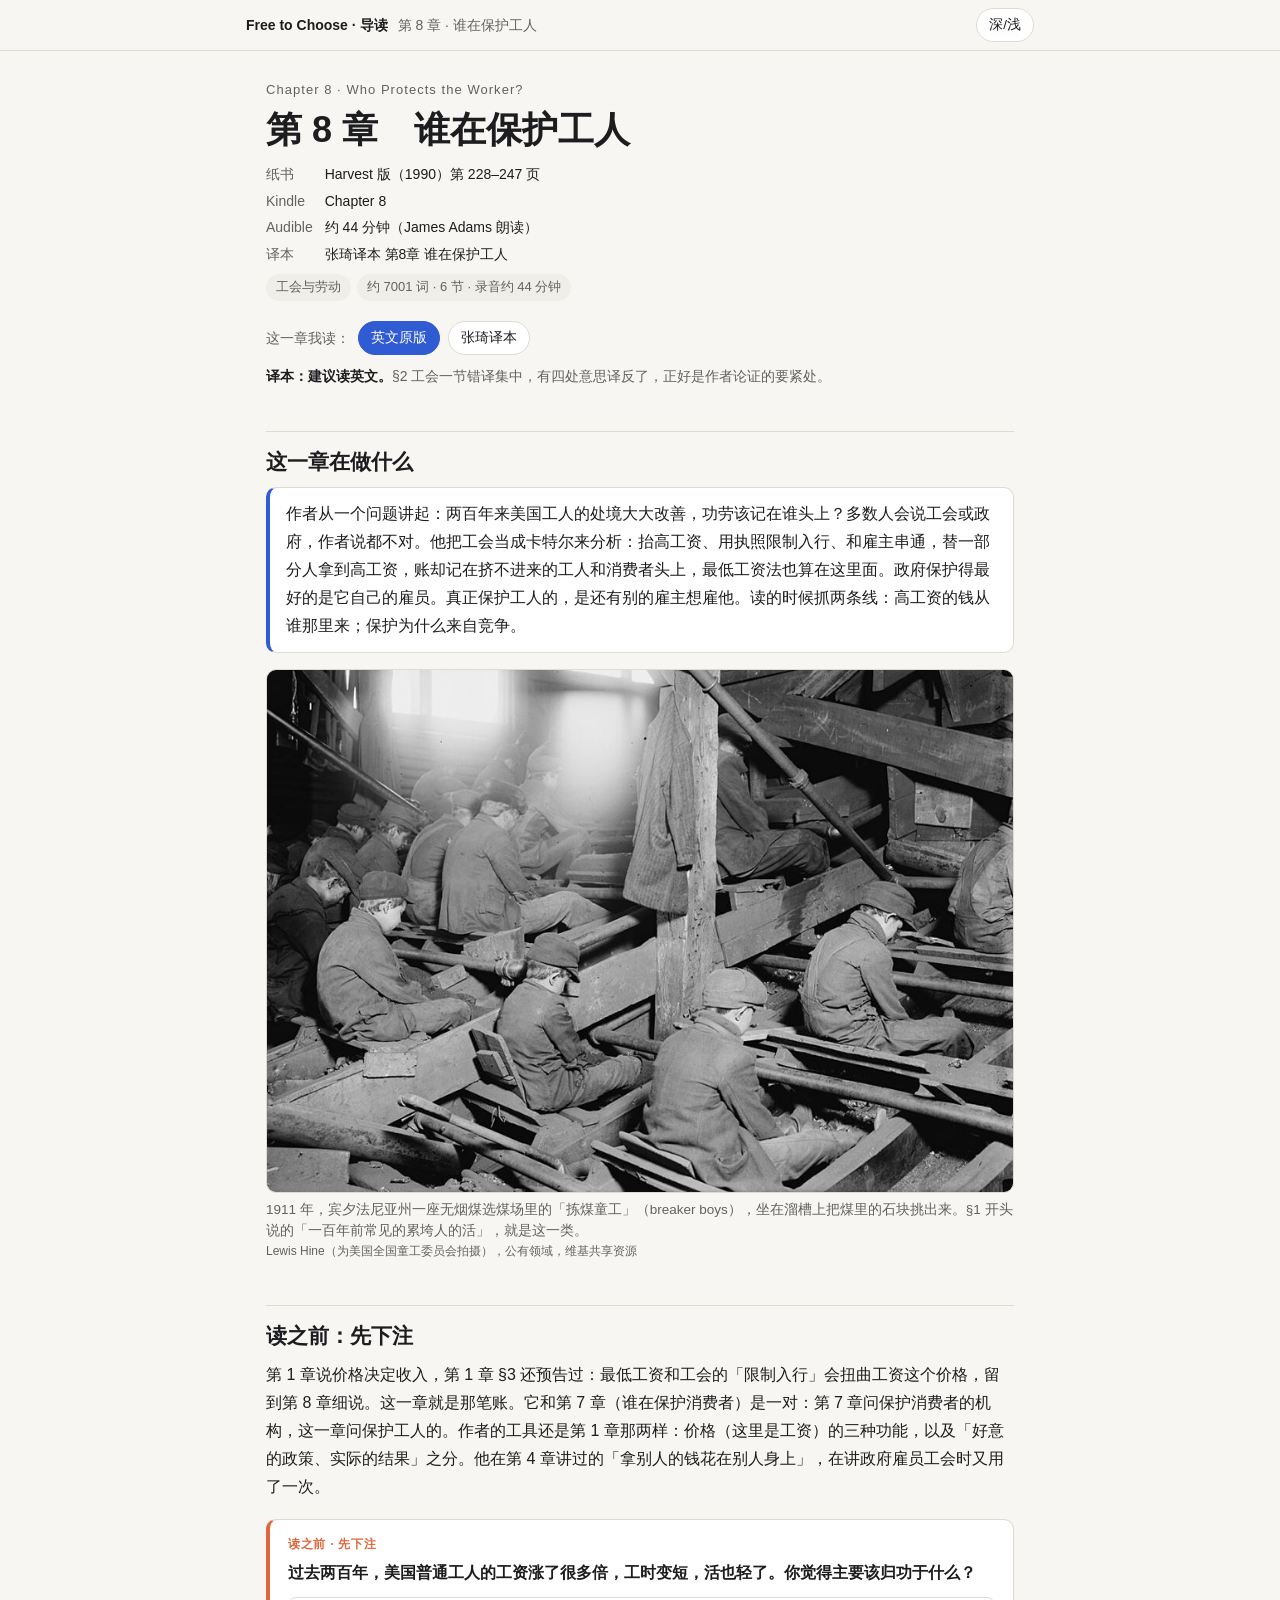
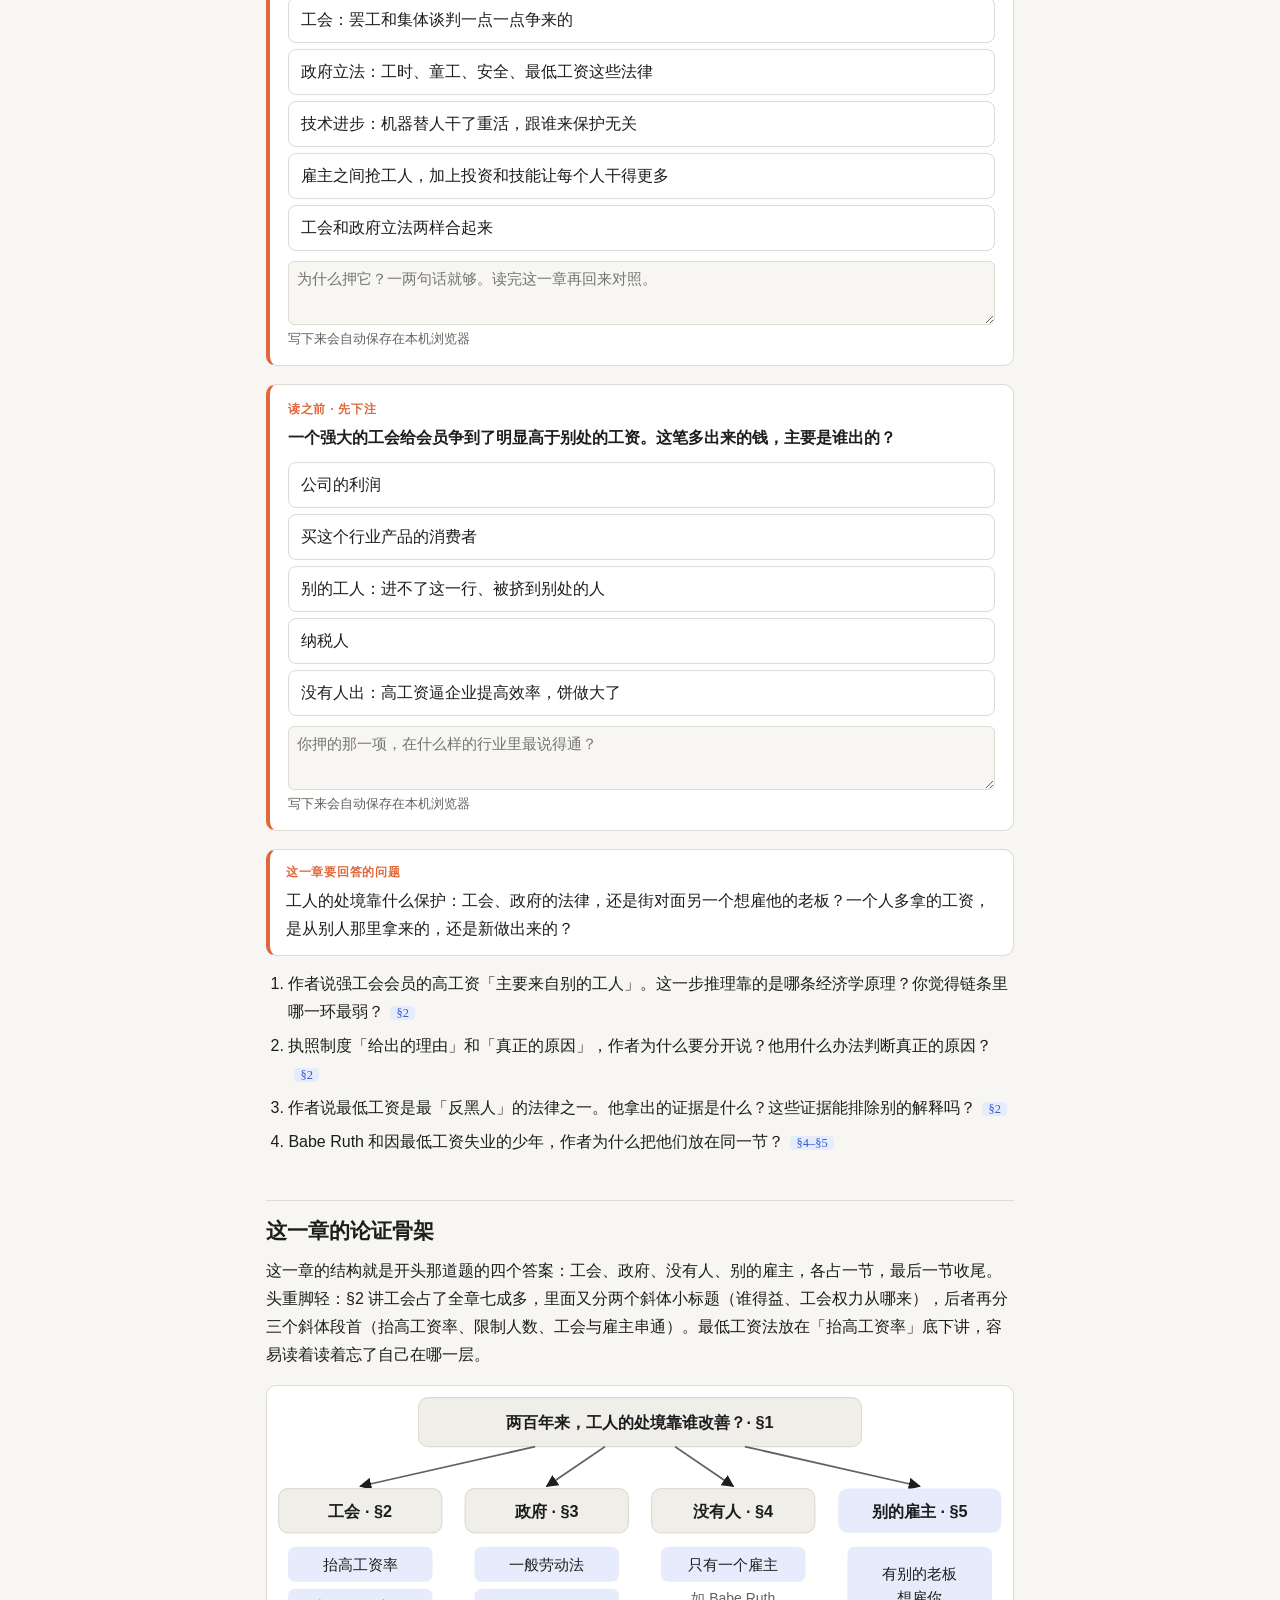
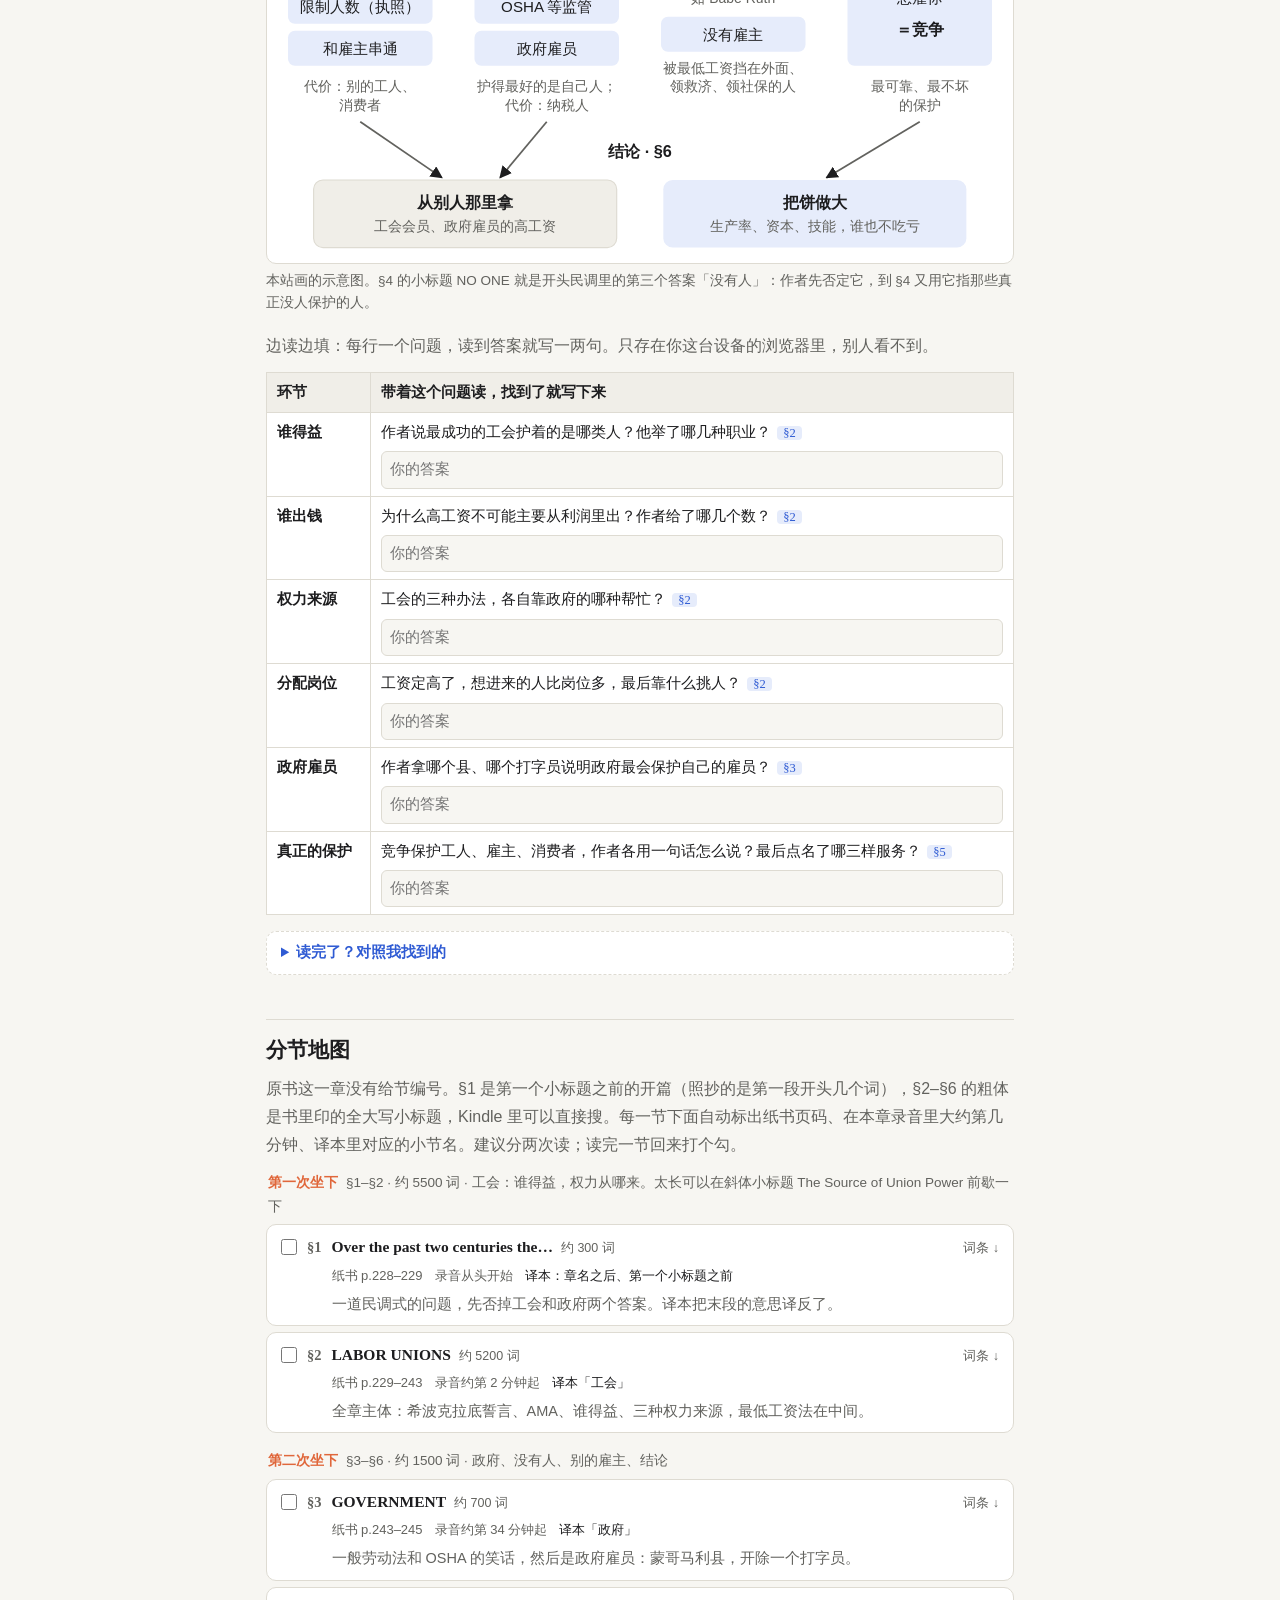
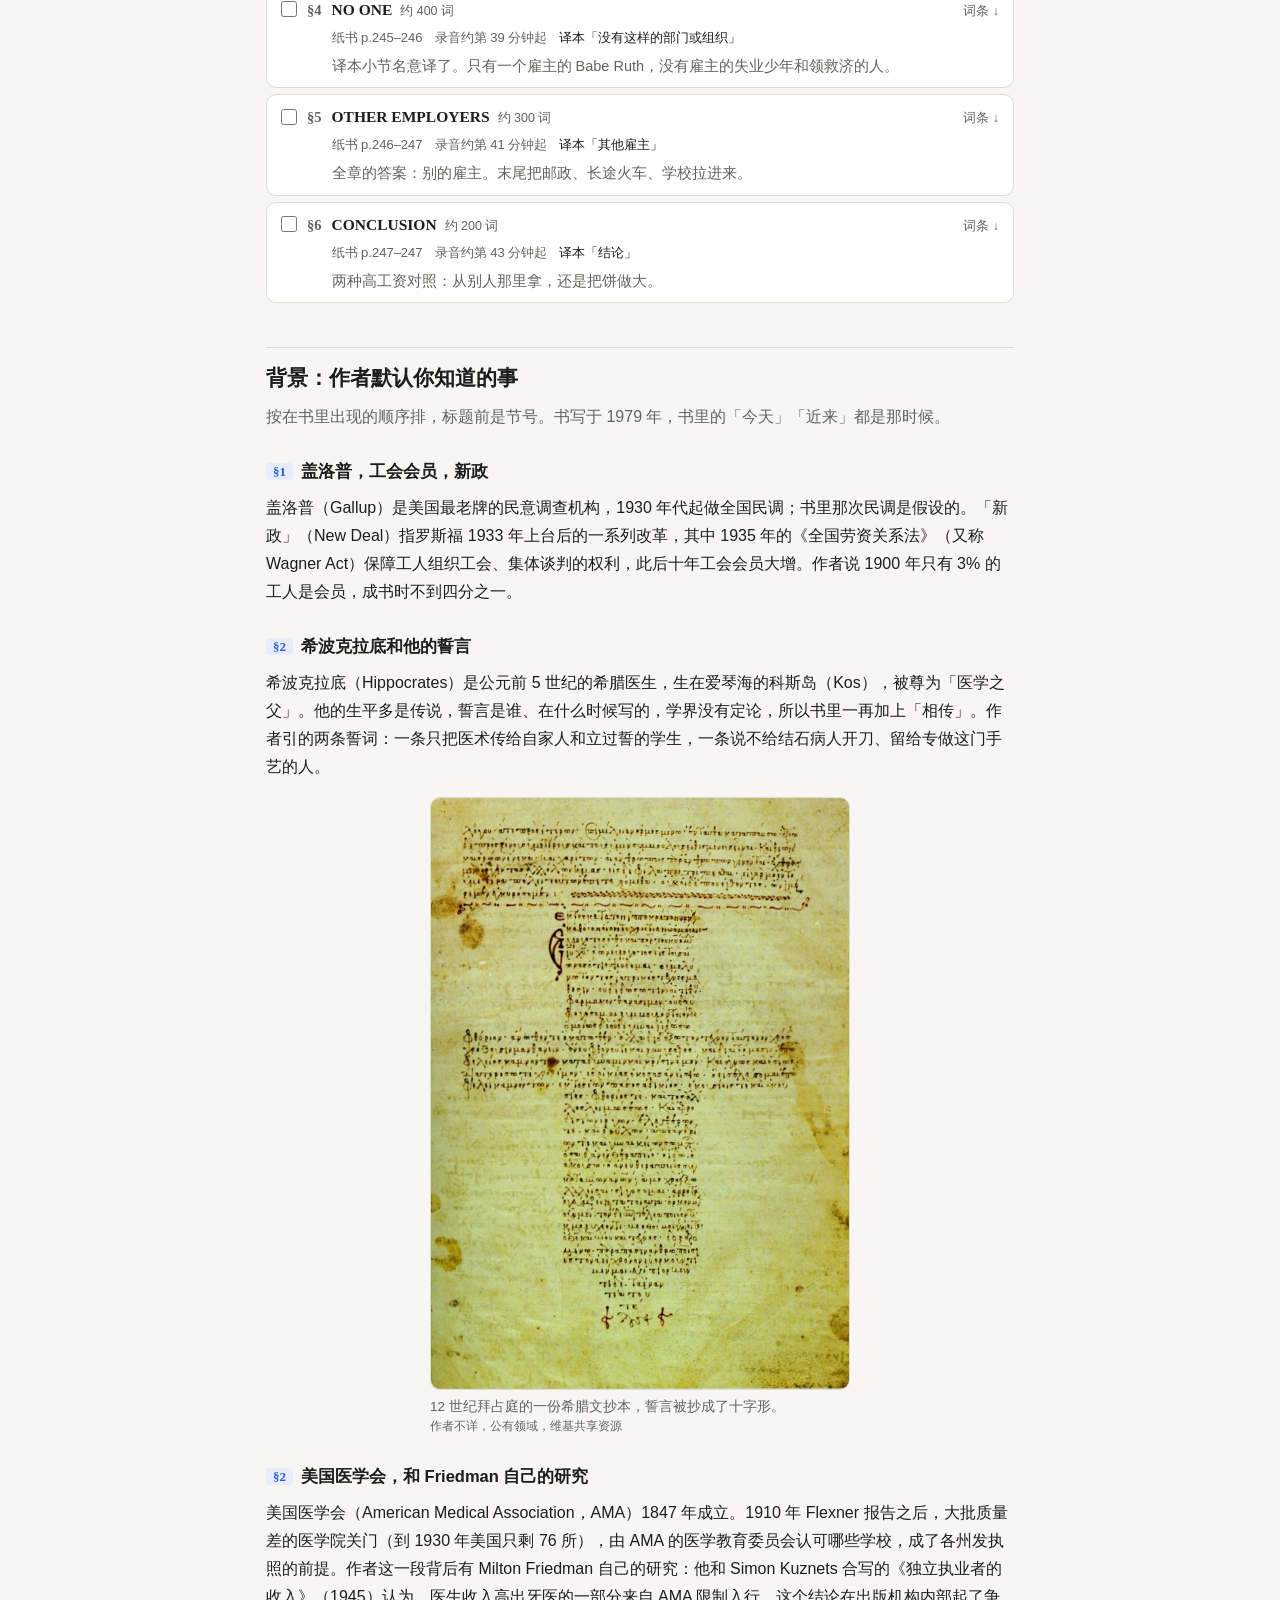
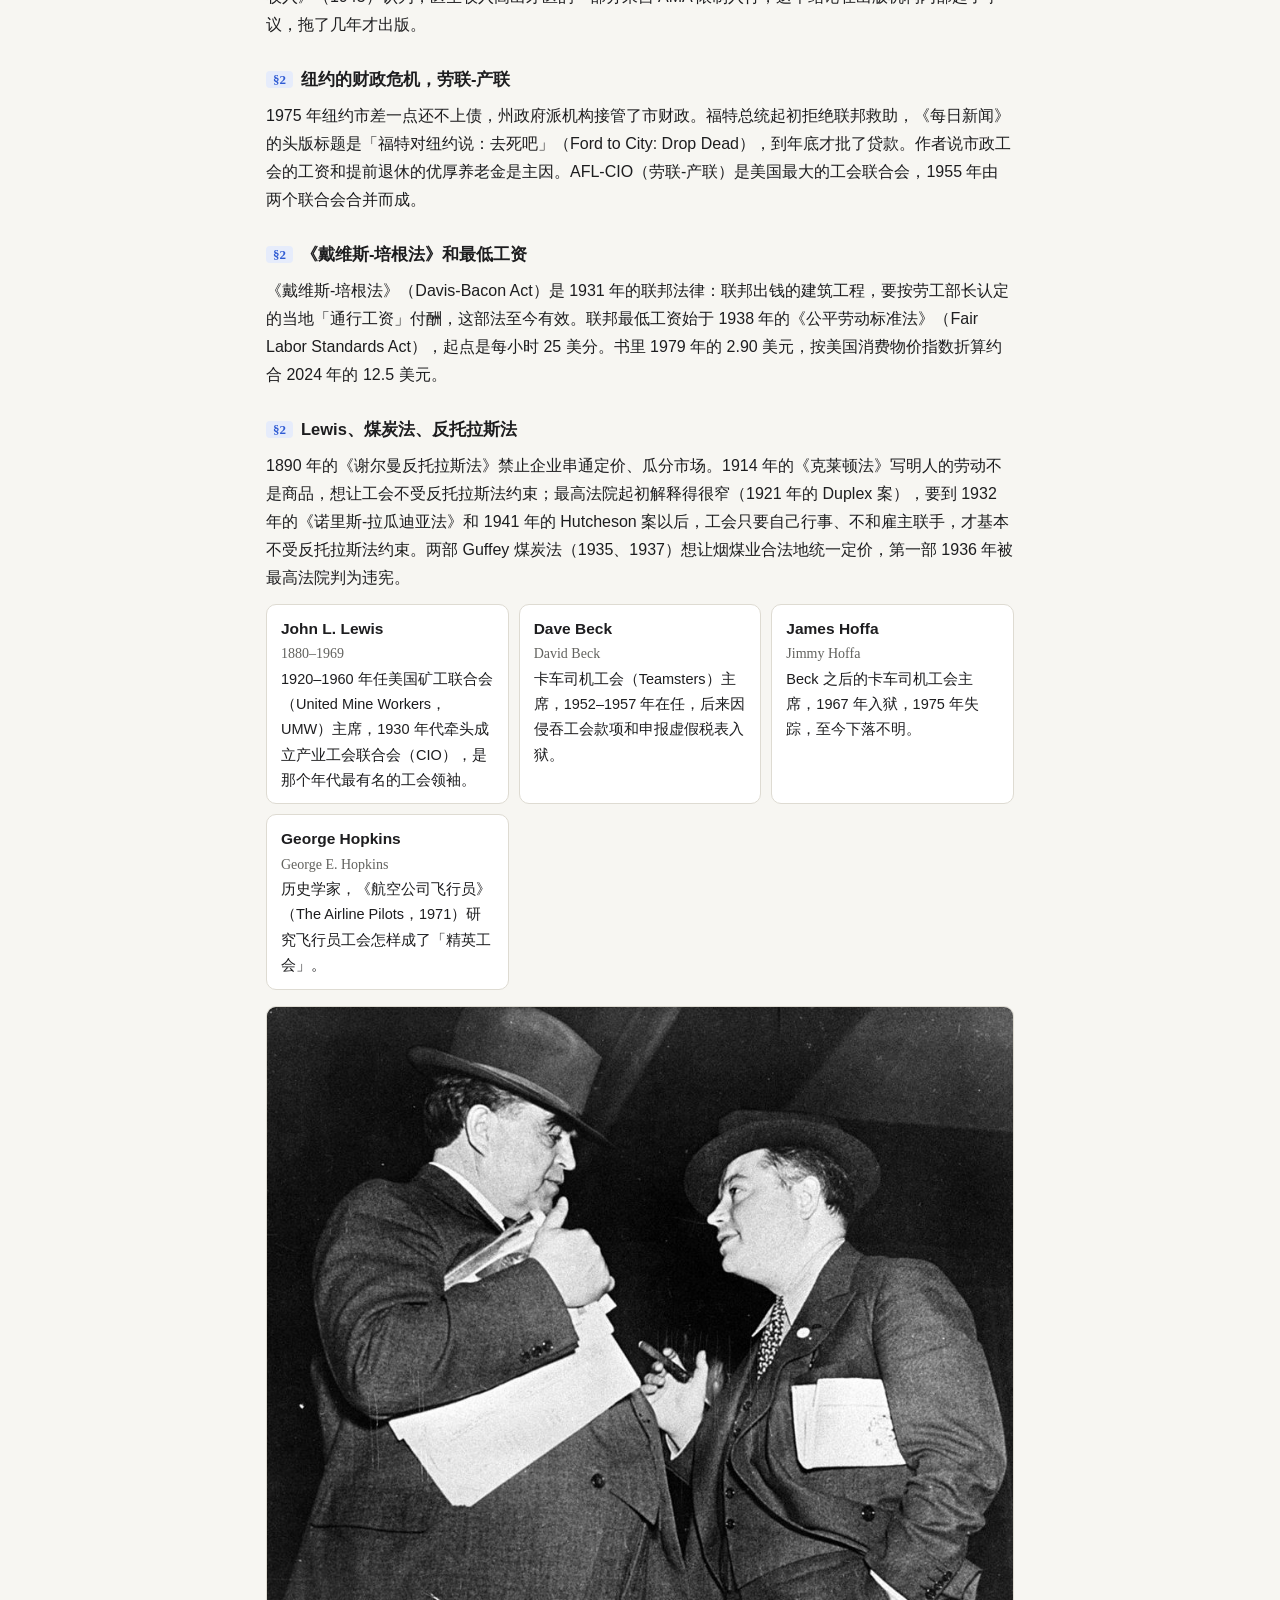
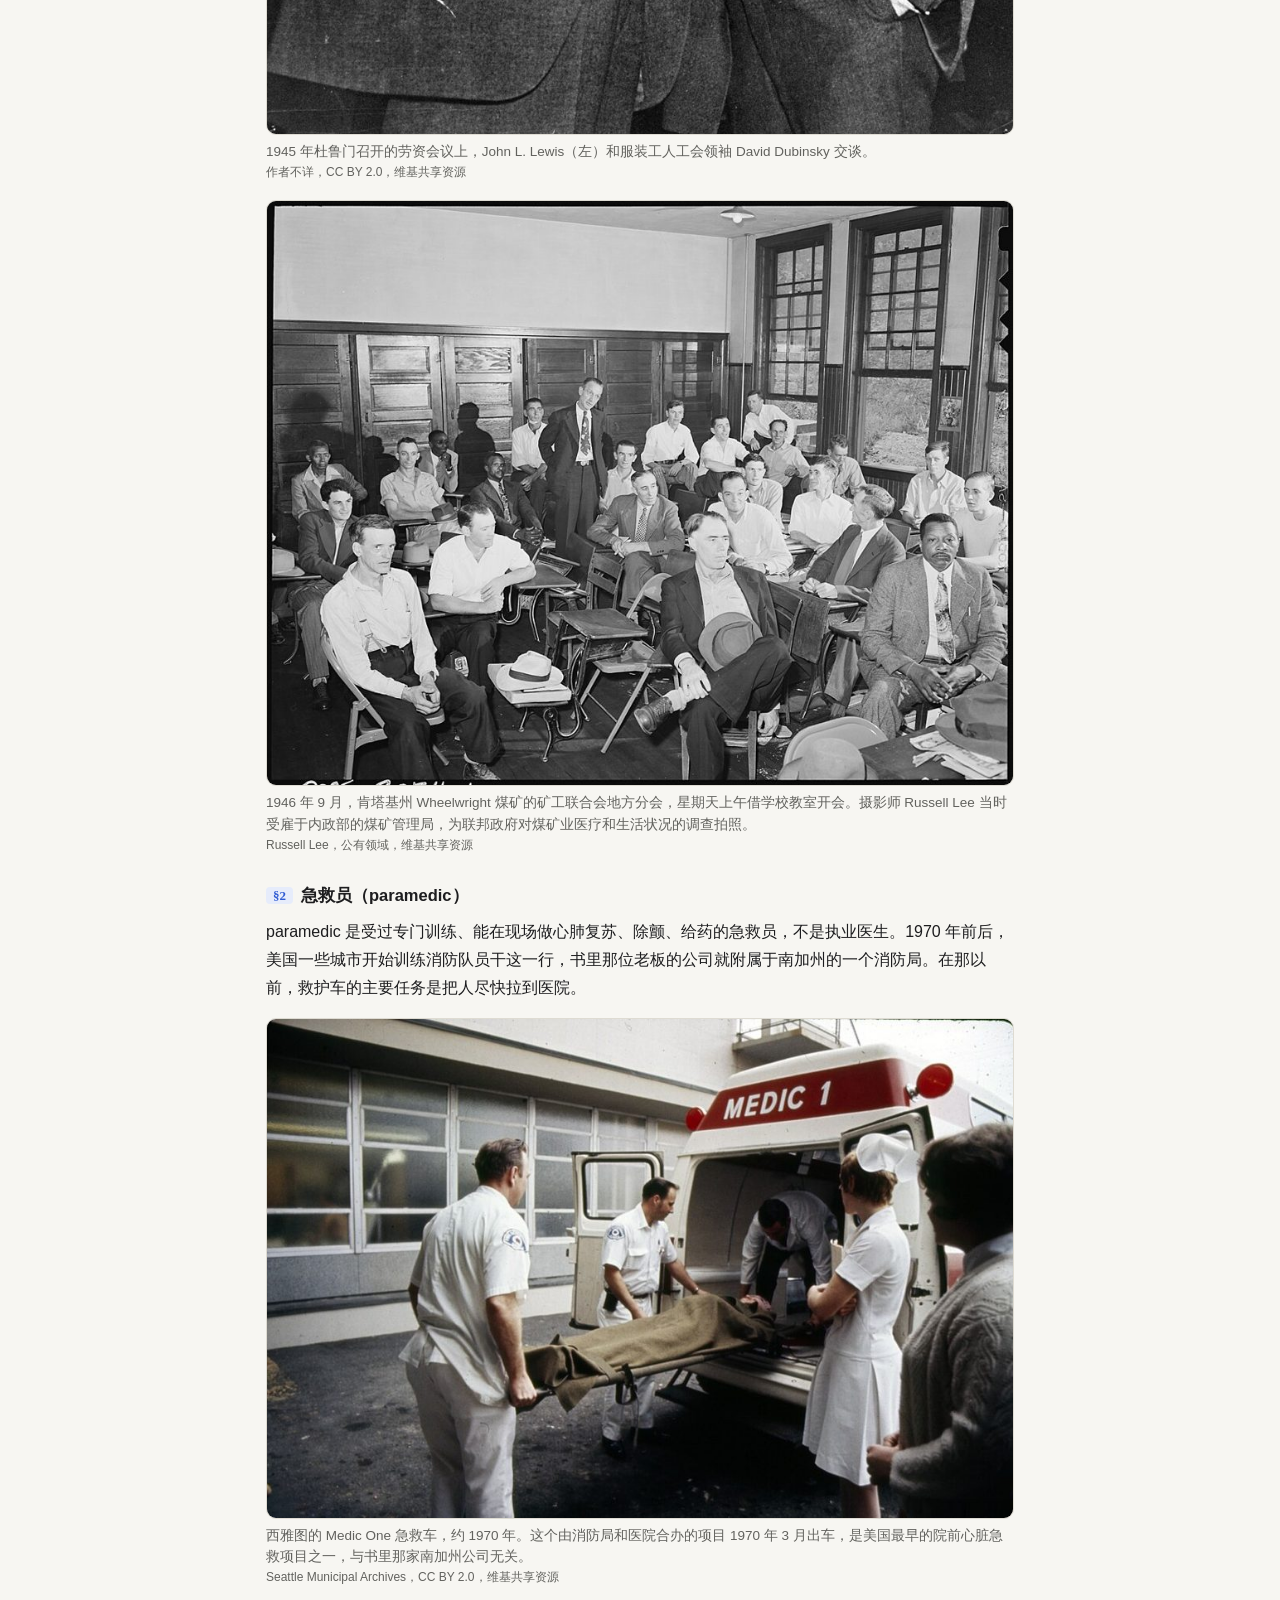
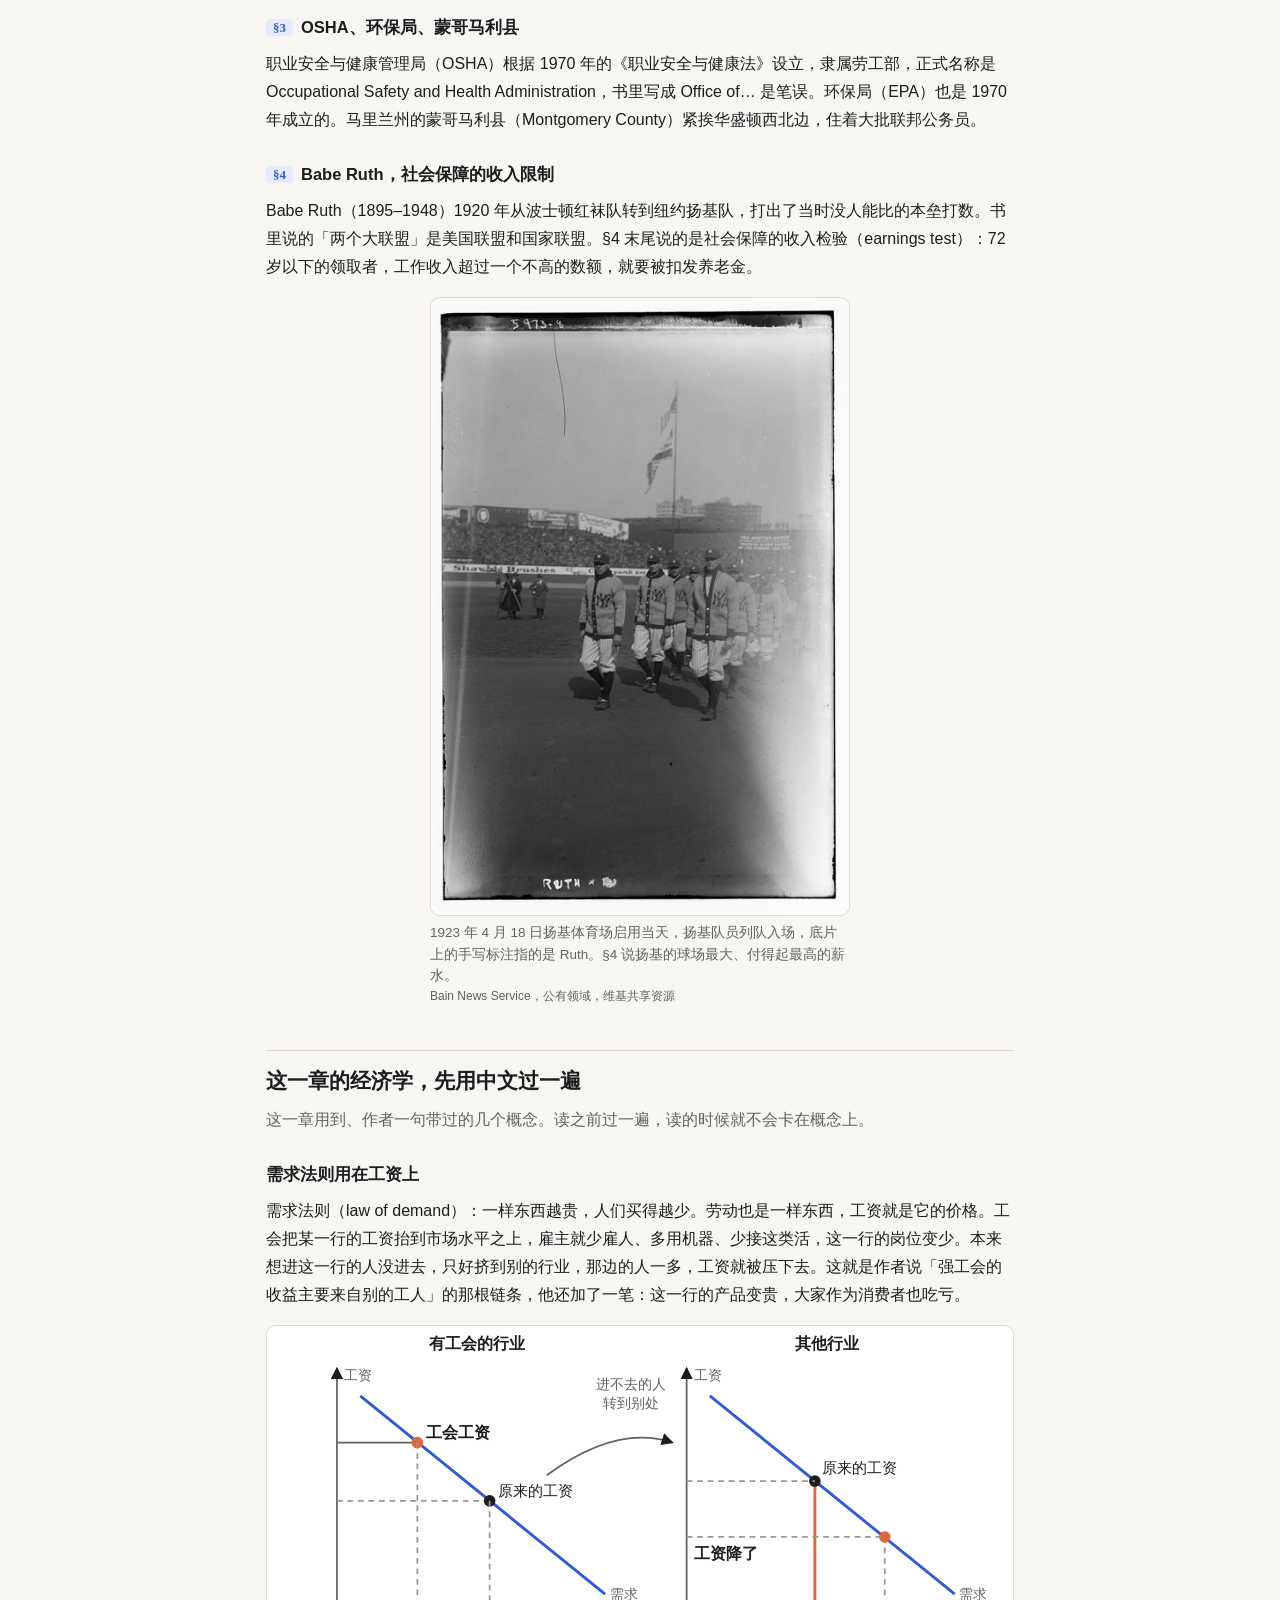
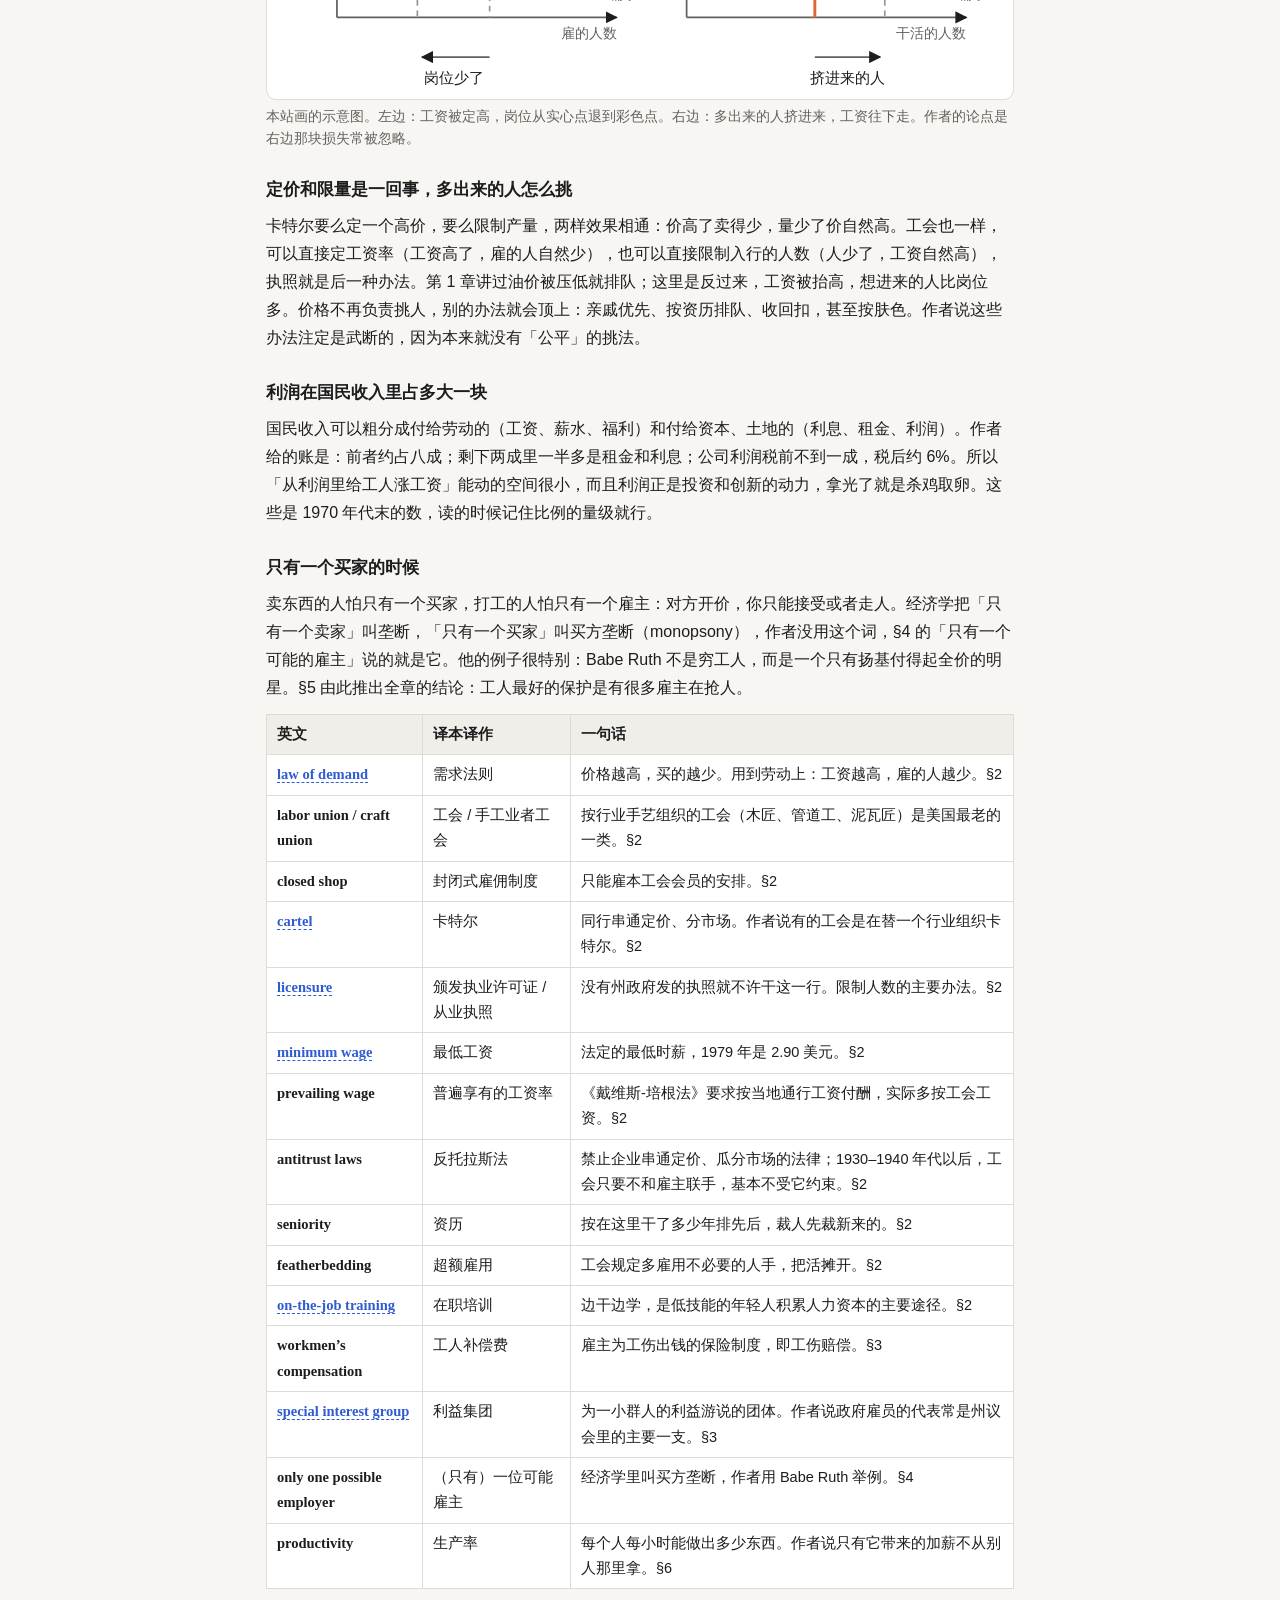
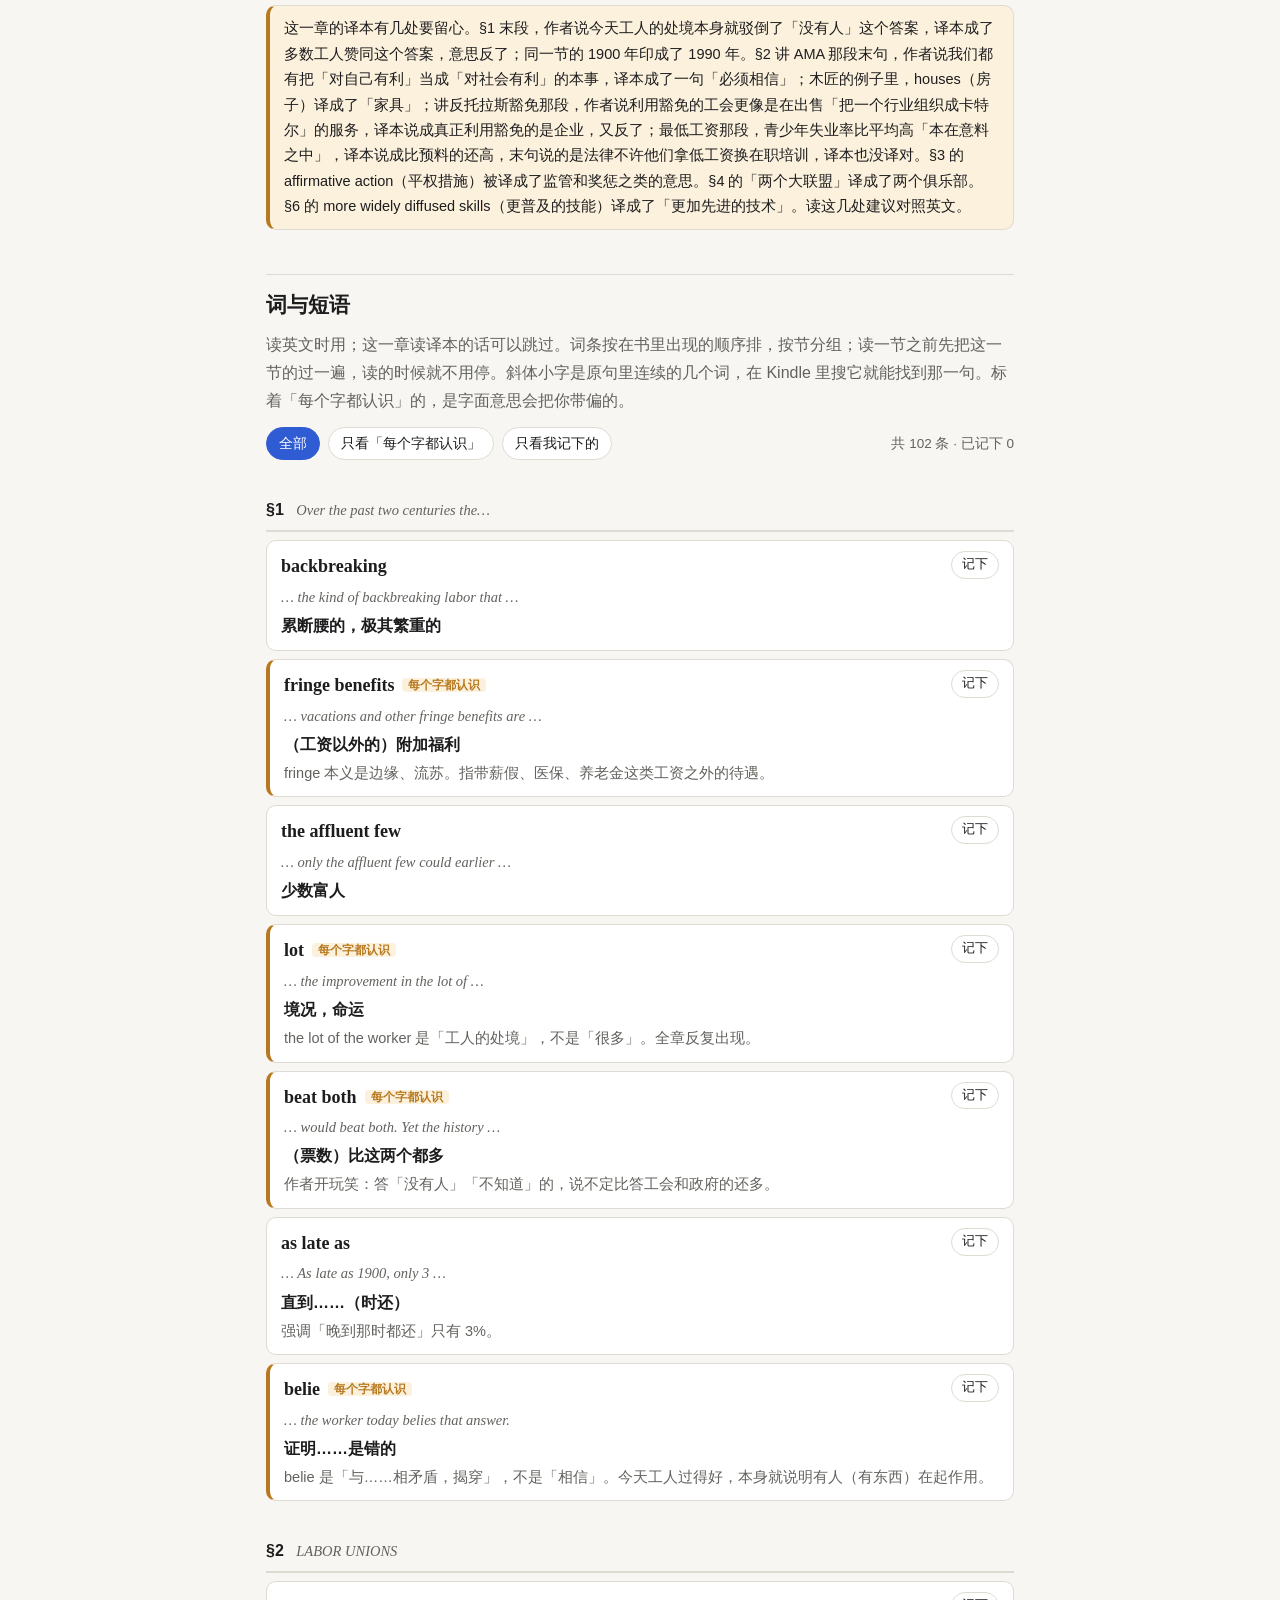
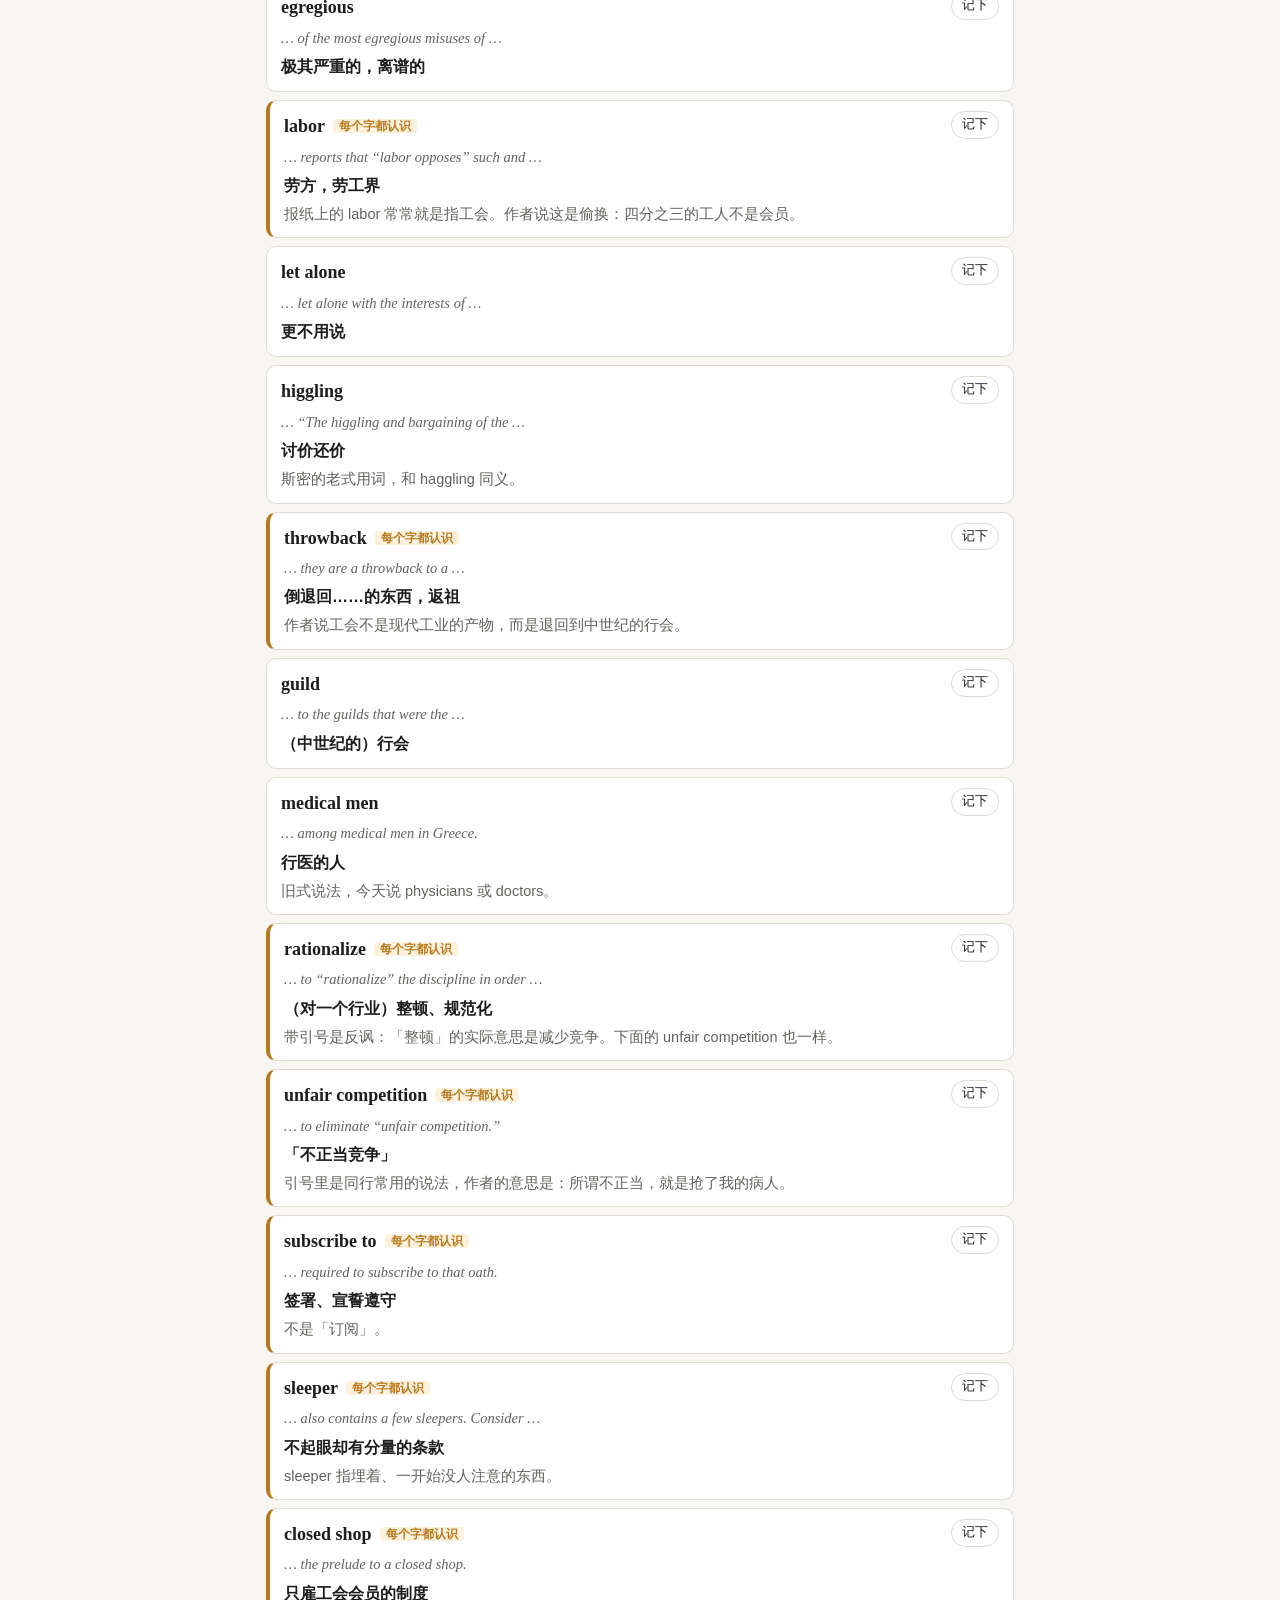
<file: chapters/08.html>
<!doctype html>
<html lang="zh-CN">
<head>
<meta charset="utf-8"><meta name="viewport" content="width=device-width, initial-scale=1">
<title>第 8 章 · 谁在保护工人 · Free to Choose 导读</title>
<link rel="stylesheet" href="../assets/style.css">
<script src="../assets/chapters.js"></script>
<script src="../assets/sections.js"></script>
<script src="../assets/fc.js"></script>
</head>
<body data-chapter="8">
<main>

<h2>这一章在做什么</h2>
<div class="gist"><p>作者从一个问题讲起：两百年来美国工人的处境大大改善，功劳该记在谁头上？多数人会说工会或政府，作者说都不对。他把工会当成卡特尔来分析：抬高工资、用执照限制入行、和雇主串通，替一部分人拿到高工资，账却记在挤不进来的工人和消费者头上，最低工资法也算在这里面。政府保护得最好的是它自己的雇员。真正保护工人的，是还有别的雇主想雇他。读的时候抓两条线：高工资的钱从谁那里来；保护为什么来自竞争。</p></div>
<figure class="fig"><img src="../assets/img/08-breaker-boys.jpg" alt="黑白照片：昏暗的木棚里，十几个戴帽子的男孩坐在倾斜的木槽上，弯着腰低头干活，背后的窗户透进强光" loading="lazy">
<figcaption>1911 年，宾夕法尼亚州一座无烟煤选煤场里的「拣煤童工」（breaker boys），坐在溜槽上把煤里的石块挑出来。§1 开头说的「一百年前常见的累垮人的活」，就是这一类。<span class="src">Lewis Hine（为美国全国童工委员会拍摄），公有领域，维基共享资源</span></figcaption></figure>

<h2>读之前：先下注</h2>
<p>第 1 章说价格决定收入，第 1 章 §3 还预告过：最低工资和工会的「限制入行」会扭曲工资这个价格，留到第 8 章细说。这一章就是那笔账。它和第 7 章（谁在保护消费者）是一对：第 7 章问保护消费者的机构，这一章问保护工人的。作者的工具还是第 1 章那两样：价格（这里是工资）的三种功能，以及「好意的政策、实际的结果」之分。他在第 4 章讲过的「拿别人的钱花在别人身上」，在讲政府雇员工会时又用了一次。</p>
<div class="bet" data-key="08-a">
  <div class="q">过去两百年，美国普通工人的工资涨了很多倍，工时变短，活也轻了。你觉得主要该归功于什么？</div>
  <div class="opts">
    <button>工会：罢工和集体谈判一点一点争来的</button>
    <button>政府立法：工时、童工、安全、最低工资这些法律</button>
    <button>技术进步：机器替人干了重活，跟谁来保护无关</button>
    <button>雇主之间抢工人，加上投资和技能让每个人干得更多</button>
    <button>工会和政府立法两样合起来</button>
  </div>
  <textarea class="note" data-key="08-a-bet" placeholder="为什么押它？一两句话就够。读完这一章再回来对照。"></textarea>
</div>
<div class="bet" data-key="08-b">
  <div class="q">一个强大的工会给会员争到了明显高于别处的工资。这笔多出来的钱，主要是谁出的？</div>
  <div class="opts">
    <button>公司的利润</button>
    <button>买这个行业产品的消费者</button>
    <button>别的工人：进不了这一行、被挤到别处的人</button>
    <button>纳税人</button>
    <button>没有人出：高工资逼企业提高效率，饼做大了</button>
  </div>
  <textarea class="note" data-key="08-b-bet" placeholder="你押的那一项，在什么样的行业里最说得通？"></textarea>
</div>
<div class="crux"><p>工人的处境靠什么保护：工会、政府的法律，还是街对面另一个想雇他的老板？一个人多拿的工资，是从别人那里拿来的，还是新做出来的？</p></div>
<ol class="qs">
  <li>作者说强工会会员的高工资「主要来自别的工人」。这一步推理靠的是哪条经济学原理？你觉得链条里哪一环最弱？<span class="sec">§2</span></li>
  <li>执照制度「给出的理由」和「真正的原因」，作者为什么要分开说？他用什么办法判断真正的原因？<span class="sec">§2</span></li>
  <li>作者说最低工资是最「反黑人」的法律之一。他拿出的证据是什么？这些证据能排除别的解释吗？<span class="sec">§2</span></li>
  <li>Babe Ruth 和因最低工资失业的少年，作者为什么把他们放在同一节？<span class="sec">§4–§5</span></li>
</ol>

<h2>这一章的论证骨架</h2>
<p>这一章的结构就是开头那道题的四个答案：工会、政府、没有人、别的雇主，各占一节，最后一节收尾。头重脚轻：§2 讲工会占了全章七成多，里面又分两个斜体小标题（谁得益、工会权力从哪来），后者再分三个斜体段首（抬高工资率、限制人数、工会与雇主串通）。最低工资法放在「抬高工资率」底下讲，容易读着读着忘了自己在哪一层。</p>
<figure class="fig"><svg class="diagram" viewBox="0 0 640 410" role="img" aria-label="论证骨架：两百年来工人的处境靠谁改善，有四个答案。工会靠抬高工资率、限制人数、和雇主串通，代价是别的工人和消费者；政府的一般劳动法多是追认，保护最好的是政府雇员，代价是纳税人；没有人保护的是只有一个雇主或没有雇主的人；别的雇主之间的竞争是最可靠的保护。结论：前两种高工资是从别人那里拿，竞争带来的高工资来自把饼做大">
<defs><marker id="m08a" viewBox="0 0 10 10" refX="9" refY="5" markerWidth="7" markerHeight="7" orient="auto"><path d="M0,0 L10,5 L0,10 z" class="f-fg"/></marker></defs>
<rect x="130" y="10" width="380" height="42" rx="8" class="box"/>
<text x="320" y="36" text-anchor="middle" class="t-b">两百年来，工人的处境靠谁改善？· §1</text>
<line x1="230" y1="52" x2="80" y2="86" class="ln" marker-end="url(#m08a)"/>
<line x1="290" y1="52" x2="240" y2="86" class="ln" marker-end="url(#m08a)"/>
<line x1="350" y1="52" x2="400" y2="86" class="ln" marker-end="url(#m08a)"/>
<line x1="410" y1="52" x2="560" y2="86" class="ln" marker-end="url(#m08a)"/>
<rect x="10" y="88" width="140" height="38" rx="8" class="box"/><text x="80" y="112" text-anchor="middle" class="t-b">工会 · §2</text>
<rect x="170" y="88" width="140" height="38" rx="8" class="box"/><text x="240" y="112" text-anchor="middle" class="t-b">政府 · §3</text>
<rect x="330" y="88" width="140" height="38" rx="8" class="box"/><text x="400" y="112" text-anchor="middle" class="t-b">没有人 · §4</text>
<rect x="490" y="88" width="140" height="38" rx="8" class="f-soft"/><text x="560" y="112" text-anchor="middle" class="t-b">别的雇主 · §5</text>
<rect x="18" y="138" width="124" height="30" rx="6" class="f-soft"/><text x="80" y="158" text-anchor="middle">抬高工资率</text>
<rect x="18" y="174" width="124" height="30" rx="6" class="f-soft"/><text x="80" y="194" text-anchor="middle">限制人数（执照）</text>
<rect x="18" y="210" width="124" height="30" rx="6" class="f-soft"/><text x="80" y="230" text-anchor="middle">和雇主串通</text>
<text x="80" y="262" text-anchor="middle" class="t-m">代价：别的工人、</text>
<text x="80" y="278" text-anchor="middle" class="t-m">消费者</text>
<rect x="178" y="138" width="124" height="30" rx="6" class="f-soft"/><text x="240" y="158" text-anchor="middle">一般劳动法</text>
<rect x="178" y="174" width="124" height="30" rx="6" class="f-soft"/><text x="240" y="194" text-anchor="middle">OSHA 等监管</text>
<rect x="178" y="210" width="124" height="30" rx="6" class="f-soft"/><text x="240" y="230" text-anchor="middle">政府雇员</text>
<text x="240" y="262" text-anchor="middle" class="t-m">护得最好的是自己人；</text>
<text x="240" y="278" text-anchor="middle" class="t-m">代价：纳税人</text>
<rect x="338" y="138" width="124" height="30" rx="6" class="f-soft"/><text x="400" y="158" text-anchor="middle">只有一个雇主</text>
<text x="400" y="186" text-anchor="middle" class="t-m">如 Babe Ruth</text>
<rect x="338" y="198" width="124" height="30" rx="6" class="f-soft"/><text x="400" y="218" text-anchor="middle">没有雇主</text>
<text x="400" y="246" text-anchor="middle" class="t-m">被最低工资挡在外面、</text>
<text x="400" y="262" text-anchor="middle" class="t-m">领救济、领社保的人</text>
<rect x="498" y="138" width="124" height="102" rx="6" class="f-soft"/>
<text x="560" y="166" text-anchor="middle">有别的老板</text>
<text x="560" y="186" text-anchor="middle">想雇你</text>
<text x="560" y="214" text-anchor="middle" class="t-b">＝竞争</text>
<text x="560" y="262" text-anchor="middle" class="t-m">最可靠、最不坏</text>
<text x="560" y="278" text-anchor="middle" class="t-m">的保护</text>
<line x1="80" y1="288" x2="150" y2="336" class="ln" marker-end="url(#m08a)"/>
<line x1="240" y1="288" x2="200" y2="336" class="ln" marker-end="url(#m08a)"/>
<line x1="560" y1="288" x2="480" y2="336" class="ln" marker-end="url(#m08a)"/>
<text x="320" y="318" text-anchor="middle" class="t-b">结论 · §6</text>
<rect x="40" y="338" width="260" height="58" rx="8" class="box"/>
<text x="170" y="362" text-anchor="middle" class="t-b">从别人那里拿</text>
<text x="170" y="382" text-anchor="middle" class="t-m">工会会员、政府雇员的高工资</text>
<rect x="340" y="338" width="260" height="58" rx="8" class="f-soft"/>
<text x="470" y="362" text-anchor="middle" class="t-b">把饼做大</text>
<text x="470" y="382" text-anchor="middle" class="t-m">生产率、资本、技能，谁也不吃亏</text>
</svg>
<figcaption>本站画的示意图。§4 的小标题 NO ONE 就是开头民调里的第三个答案「没有人」：作者先否定它，到 §4 又用它指那些真正没人保护的人。</figcaption></figure>
<p class="lede">边读边填：每行一个问题，读到答案就写一两句。只存在你这台设备的浏览器里，别人看不到。</p>
<div class="table-wrap"><table class="findit">
  <tr><th>环节</th><th>带着这个问题读，找到了就写下来</th></tr>
  <tr><td>谁得益</td><td><p class="q">作者说最成功的工会护着的是哪类人？他举了哪几种职业？<span class="sec">§2</span></p><input class="note" data-key="08-f1" aria-label="谁得益：你的答案" placeholder="你的答案"></td></tr>
  <tr><td>谁出钱</td><td><p class="q">为什么高工资不可能主要从利润里出？作者给了哪几个数？<span class="sec">§2</span></p><input class="note" data-key="08-f2" aria-label="谁出钱：你的答案" placeholder="你的答案"></td></tr>
  <tr><td>权力来源</td><td><p class="q">工会的三种办法，各自靠政府的哪种帮忙？<span class="sec">§2</span></p><input class="note" data-key="08-f3" aria-label="权力来源：你的答案" placeholder="你的答案"></td></tr>
  <tr><td>分配岗位</td><td><p class="q">工资定高了，想进来的人比岗位多，最后靠什么挑人？<span class="sec">§2</span></p><input class="note" data-key="08-f4" aria-label="分配岗位：你的答案" placeholder="你的答案"></td></tr>
  <tr><td>政府雇员</td><td><p class="q">作者拿哪个县、哪个打字员说明政府最会保护自己的雇员？<span class="sec">§3</span></p><input class="note" data-key="08-f5" aria-label="政府雇员：你的答案" placeholder="你的答案"></td></tr>
  <tr><td>真正的保护</td><td><p class="q">竞争保护工人、雇主、消费者，作者各用一句话怎么说？最后点名了哪三样服务？<span class="sec">§5</span></p><input class="note" data-key="08-f6" aria-label="真正的保护：你的答案" placeholder="你的答案"></td></tr>
</table></div>
<details class="reveal"><summary>读完了？对照我找到的</summary><ul>
  <li>谁得益：本来就高薪的技术工种；医生、航空公司飞行员、木匠管道工等手艺工会，还有政府雇员。</li>
  <li>谁出钱：工资福利约占国民收入八成，公司利润税前不到一成、税后约 6%，全拿来也不够，还会毁掉投资。</li>
  <li>权力来源：工资率靠《戴维斯-培根法》、最低工资和对暴力的宽容；人数靠州政府的执照；串通靠反托拉斯法对工会的豁免。</li>
  <li>分配岗位：裙带、资历和学徒规矩、多雇闲人、回扣，还有种族歧视。</li>
  <li>政府雇员：马里兰州蒙哥马利县；环保局开除一个总迟到的打字员用了 19 个月。</li>
  <li>真正的保护：别的雇主护着工人，别的工人护着雇主，别的卖家护着消费者；邮政、长途火车、学校。</li>
</ul></details>

<h2>分节地图</h2>
<p class="lede">原书这一章没有给节编号。§1 是第一个小标题之前的开篇（照抄的是第一段开头几个词），§2–§6 的粗体是书里印的全大写小标题，Kindle 里可以直接搜。每一节下面自动标出纸书页码、在本章录音里大约第几分钟、译本里对应的小节名。建议分两次读；读完一节回来打个勾。</p>
<ol class="secmap">
  <li class="sit">第一次坐下<span>§1–§2 · 约 5500 词 · 工会：谁得益，权力从哪来。太长可以在斜体小标题 The Source of Union Power 前歇一下</span></li>
  <li data-sec="1"><b>Over the past two centuries the…<span class="w">约 300 词</span></b><span class="what">一道民调式的问题，先否掉工会和政府两个答案。译本把末段的意思译反了。</span></li>
  <li data-sec="2"><b>LABOR UNIONS<span class="w">约 5200 词</span></b><span class="what">全章主体：希波克拉底誓言、AMA、谁得益、三种权力来源，最低工资法在中间。</span></li>
  <li class="sit">第二次坐下<span>§3–§6 · 约 1500 词 · 政府、没有人、别的雇主、结论</span></li>
  <li data-sec="3"><b>GOVERNMENT<span class="w">约 700 词</span></b><span class="what">一般劳动法和 OSHA 的笑话，然后是政府雇员：蒙哥马利县，开除一个打字员。</span></li>
  <li data-sec="4"><b>NO ONE<span class="w">约 400 词</span></b><span class="what">译本小节名意译了。只有一个雇主的 Babe Ruth，没有雇主的失业少年和领救济的人。</span></li>
  <li data-sec="5"><b>OTHER EMPLOYERS<span class="w">约 300 词</span></b><span class="what">全章的答案：别的雇主。末尾把邮政、长途火车、学校拉进来。</span></li>
  <li data-sec="6"><b>CONCLUSION<span class="w">约 200 词</span></b><span class="what">两种高工资对照：从别人那里拿，还是把饼做大。</span></li>
</ol>

<h2>背景：作者默认你知道的事</h2>
<p class="lede">按在书里出现的顺序排，标题前是节号。书写于 1979 年，书里的「今天」「近来」都是那时候。</p>

<h3><span class="sec">§1</span>盖洛普，工会会员，新政</h3>
<p>盖洛普（Gallup）是美国最老牌的民意调查机构，1930 年代起做全国民调；书里那次民调是假设的。「新政」（New Deal）指罗斯福 1933 年上台后的一系列改革，其中 1935 年的《全国劳资关系法》（又称 Wagner Act）保障工人组织工会、集体谈判的权利，此后十年工会会员大增。作者说 1900 年只有 3% 的工人是会员，成书时不到四分之一。</p>

<h3><span class="sec">§2</span>希波克拉底和他的誓言</h3>
<p>希波克拉底（Hippocrates）是公元前 5 世纪的希腊医生，生在爱琴海的科斯岛（Kos），被尊为「医学之父」。他的生平多是传说，誓言是谁、在什么时候写的，学界没有定论，所以书里一再加上「相传」。作者引的两条誓词：一条只把医术传给自家人和立过誓的学生，一条说不给结石病人开刀、留给专做这门手艺的人。</p>
<figure class="fig narrow"><img src="../assets/img/08-oath-cross.jpg" alt="泛黄的羊皮纸抄本，密密的希腊文小字排成一个十字形，十字上方有两行横排的文字" loading="lazy">
<figcaption>12 世纪拜占庭的一份希腊文抄本，誓言被抄成了十字形。<span class="src">作者不详，公有领域，维基共享资源</span></figcaption></figure>

<h3><span class="sec">§2</span>美国医学会，和 Friedman 自己的研究</h3>
<p>美国医学会（American Medical Association，AMA）1847 年成立。1910 年 Flexner 报告之后，大批质量差的医学院关门（到 1930 年美国只剩 76 所），由 AMA 的医学教育委员会认可哪些学校，成了各州发执照的前提。作者这一段背后有 Milton Friedman 自己的研究：他和 Simon Kuznets 合写的《独立执业者的收入》（1945）认为，医生收入高出牙医的一部分来自 AMA 限制入行，这个结论在出版机构内部起了争议，拖了几年才出版。</p>

<h3><span class="sec">§2</span>纽约的财政危机，劳联-产联</h3>
<p>1975 年纽约市差一点还不上债，州政府派机构接管了市财政。福特总统起初拒绝联邦救助，《每日新闻》的头版标题是「福特对纽约说：去死吧」（Ford to City: Drop Dead），到年底才批了贷款。作者说市政工会的工资和提前退休的优厚养老金是主因。AFL-CIO（劳联-产联）是美国最大的工会联合会，1955 年由两个联合会合并而成。</p>

<h3><span class="sec">§2</span>《戴维斯-培根法》和最低工资</h3>
<p>《戴维斯-培根法》（Davis-Bacon Act）是 1931 年的联邦法律：联邦出钱的建筑工程，要按劳工部长认定的当地「通行工资」付酬，这部法至今有效。联邦最低工资始于 1938 年的《公平劳动标准法》（Fair Labor Standards Act），起点是每小时 25 美分。书里 1979 年的 2.90 美元，按美国消费物价指数折算约合 2024 年的 12.5 美元。</p>

<h3><span class="sec">§2</span>Lewis、煤炭法、反托拉斯法</h3>
<p>1890 年的《谢尔曼反托拉斯法》禁止企业串通定价、瓜分市场。1914 年的《克莱顿法》写明人的劳动不是商品，想让工会不受反托拉斯法约束；最高法院起初解释得很窄（1921 年的 Duplex 案），要到 1932 年的《诺里斯-拉瓜迪亚法》和 1941 年的 Hutcheson 案以后，工会只要自己行事、不和雇主联手，才基本不受反托拉斯法约束。两部 Guffey 煤炭法（1935、1937）想让烟煤业合法地统一定价，第一部 1936 年被最高法院判为违宪。</p>
<div class="who">
  <div><b>John L. Lewis</b><span class="en">1880–1969</span>1920–1960 年任美国矿工联合会（United Mine Workers，UMW）主席，1930 年代牵头成立产业工会联合会（CIO），是那个年代最有名的工会领袖。</div>
  <div><b>Dave Beck</b><span class="en">David Beck</span>卡车司机工会（Teamsters）主席，1952–1957 年在任，后来因侵吞工会款项和申报虚假税表入狱。</div>
  <div><b>James Hoffa</b><span class="en">Jimmy Hoffa</span>Beck 之后的卡车司机工会主席，1967 年入狱，1975 年失踪，至今下落不明。</div>
  <div><b>George Hopkins</b><span class="en">George E. Hopkins</span>历史学家，《航空公司飞行员》（The Airline Pilots，1971）研究飞行员工会怎样成了「精英工会」。</div>
</div>
<figure class="fig"><img src="../assets/img/08-john-l-lewis.jpg" alt="黑白照片：两个戴礼帽、穿西装的男人面对面交谈，左边的人身材魁梧、眉毛浓重，胳膊下夹着一叠文件；右边的人手里夹着雪茄" loading="lazy">
<figcaption>1945 年杜鲁门召开的劳资会议上，John L. Lewis（左）和服装工人工会领袖 David Dubinsky 交谈。<span class="src">作者不详，CC BY 2.0，维基共享资源</span></figcaption></figure>
<figure class="fig"><img src="../assets/img/08-umwa-meeting.jpg" alt="黑白照片：教室里二三十个穿衬衫、西装的男人坐在课桌椅上，白人黑人都有，一个人站在中间讲话，地上和桌上放着礼帽" loading="lazy">
<figcaption>1946 年 9 月，肯塔基州 Wheelwright 煤矿的矿工联合会地方分会，星期天上午借学校教室开会。摄影师 Russell Lee 当时受雇于内政部的煤矿管理局，为联邦政府对煤矿业医疗和生活状况的调查拍照。<span class="src">Russell Lee，公有领域，维基共享资源</span></figcaption></figure>

<h3><span class="sec">§2</span>急救员（paramedic）</h3>
<p>paramedic 是受过专门训练、能在现场做心肺复苏、除颤、给药的急救员，不是执业医生。1970 年前后，美国一些城市开始训练消防队员干这一行，书里那位老板的公司就附属于南加州的一个消防局。在那以前，救护车的主要任务是把人尽快拉到医院。</p>
<figure class="fig"><img src="../assets/img/08-medic-one.jpg" alt="彩色照片：两个穿白制服的男人把盖着军毯的担架抬进一辆车顶写着 MEDIC 1 的救护车，旁边站着一位戴护士帽的护士" loading="lazy">
<figcaption>西雅图的 Medic One 急救车，约 1970 年。这个由消防局和医院合办的项目 1970 年 3 月出车，是美国最早的院前心脏急救项目之一，与书里那家南加州公司无关。<span class="src">Seattle Municipal Archives，CC BY 2.0，维基共享资源</span></figcaption></figure>

<h3><span class="sec">§3</span>OSHA、环保局、蒙哥马利县</h3>
<p>职业安全与健康管理局（OSHA）根据 1970 年的《职业安全与健康法》设立，隶属劳工部，正式名称是 Occupational Safety and Health Administration，书里写成 Office of… 是笔误。环保局（EPA）也是 1970 年成立的。马里兰州的蒙哥马利县（Montgomery County）紧挨华盛顿西北边，住着大批联邦公务员。</p>

<h3><span class="sec">§4</span>Babe Ruth，社会保障的收入限制</h3>
<p>Babe Ruth（1895–1948）1920 年从波士顿红袜队转到纽约扬基队，打出了当时没人能比的本垒打数。书里说的「两个大联盟」是美国联盟和国家联盟。§4 末尾说的是社会保障的收入检验（earnings test）：72 岁以下的领取者，工作收入超过一个不高的数额，就要被扣发养老金。</p>
<figure class="fig narrow"><img src="../assets/img/08-babe-ruth.jpg" alt="黑白照片：棒球场上一排穿条纹裤、胸前印着 NY 的球员列队行进，背后看台坐满了人，底片下方手写着 RUTH 和一个叉号" loading="lazy">
<figcaption>1923 年 4 月 18 日扬基体育场启用当天，扬基队员列队入场，底片上的手写标注指的是 Ruth。§4 说扬基的球场最大、付得起最高的薪水。<span class="src">Bain News Service，公有领域，维基共享资源</span></figcaption></figure>

<h2>这一章的经济学，先用中文过一遍</h2>
<p class="lede">这一章用到、作者一句带过的几个概念。读之前过一遍，读的时候就不会卡在概念上。</p>

<h3>需求法则用在工资上</h3>
<p>需求法则（law of demand）：一样东西越贵，人们买得越少。劳动也是一样东西，工资就是它的价格。工会把某一行的工资抬到市场水平之上，雇主就少雇人、多用机器、少接这类活，这一行的岗位变少。本来想进这一行的人没进去，只好挤到别的行业，那边的人一多，工资就被压下去。这就是作者说「强工会的收益主要来自别的工人」的那根链条，他还加了一笔：这一行的产品变贵，大家作为消费者也吃亏。</p>
<figure class="fig"><svg class="diagram" viewBox="0 0 640 320" role="img" aria-label="两幅并排的示意图。左边是有工会的行业：向下倾斜的需求线，工会工资高于原来的工资，对应的岗位从原来的数量减少。右边是其他行业：同一条需求线，进不了工会行业的人挤进来，工人人数从原来的位置右移，工资随之下降">
<defs><marker id="m08b" viewBox="0 0 10 10" refX="9" refY="5" markerWidth="7" markerHeight="7" orient="auto"><path d="M0,0 L10,5 L0,10 z" class="f-fg"/></marker></defs>
<text x="180" y="20" text-anchor="middle" class="t-b">有工会的行业</text>
<text x="480" y="20" text-anchor="middle" class="t-b">其他行业</text>
<line x1="60" y1="250" x2="60" y2="36" class="ln" marker-end="url(#m08b)"/>
<line x1="60" y1="250" x2="300" y2="250" class="ln" marker-end="url(#m08b)"/>
<text x="66" y="46" class="t-m">工资</text>
<text x="300" y="268" text-anchor="end" class="t-m">雇的人数</text>
<line x1="80" y1="60" x2="290" y2="230" class="ln-a"/>
<text x="294" y="234" class="t-m">需求</text>
<line x1="60" y1="100" x2="129" y2="100" class="ln"/>
<text x="136" y="96" class="t-b">工会工资</text>
<line x1="60" y1="150" x2="191" y2="150" class="ln-d"/>
<text x="198" y="146">原来的工资</text>
<circle cx="129" cy="100" r="5" class="f2"/>
<circle cx="191" cy="150" r="5" class="f-fg"/>
<line x1="129" y1="100" x2="129" y2="250" class="ln-d"/>
<line x1="191" y1="150" x2="191" y2="250" class="ln-d"/>
<line x1="191" y1="284" x2="133" y2="284" class="ln" marker-end="url(#m08b)"/>
<text x="160" y="306" text-anchor="middle">岗位少了</text>
<line x1="360" y1="250" x2="360" y2="36" class="ln" marker-end="url(#m08b)"/>
<line x1="360" y1="250" x2="600" y2="250" class="ln" marker-end="url(#m08b)"/>
<text x="366" y="46" class="t-m">工资</text>
<text x="600" y="268" text-anchor="end" class="t-m">干活的人数</text>
<line x1="380" y1="60" x2="590" y2="230" class="ln-a"/>
<text x="594" y="234" class="t-m">需求</text>
<line x1="470" y1="133" x2="470" y2="250" class="s2"/>
<line x1="530" y1="181" x2="530" y2="250" class="ln-d"/>
<circle cx="470" cy="133" r="5" class="f-fg"/>
<circle cx="530" cy="181" r="5" class="f2"/>
<line x1="360" y1="133" x2="470" y2="133" class="ln-d"/>
<line x1="360" y1="181" x2="530" y2="181" class="ln-d"/>
<text x="476" y="126">原来的工资</text>
<text x="366" y="200" class="t-b">工资降了</text>
<line x1="470" y1="284" x2="526" y2="284" class="ln" marker-end="url(#m08b)"/>
<text x="498" y="306" text-anchor="middle">挤进来的人</text>
<path d="M240 128 Q 300 84 348 100" class="ln" marker-end="url(#m08b)"/>
<text x="312" y="54" text-anchor="middle" class="t-m">进不去的人</text>
<text x="312" y="70" text-anchor="middle" class="t-m">转到别处</text>
</svg>
<figcaption>本站画的示意图。左边：工资被定高，岗位从实心点退到彩色点。右边：多出来的人挤进来，工资往下走。作者的论点是右边那块损失常被忽略。</figcaption></figure>

<h3>定价和限量是一回事，多出来的人怎么挑</h3>
<p>卡特尔要么定一个高价，要么限制产量，两样效果相通：价高了卖得少，量少了价自然高。工会也一样，可以直接定工资率（工资高了，雇的人自然少），也可以直接限制入行的人数（人少了，工资自然高），执照就是后一种办法。第 1 章讲过油价被压低就排队；这里是反过来，工资被抬高，想进来的人比岗位多。价格不再负责挑人，别的办法就会顶上：亲戚优先、按资历排队、收回扣，甚至按肤色。作者说这些办法注定是武断的，因为本来就没有「公平」的挑法。</p>

<h3>利润在国民收入里占多大一块</h3>
<p>国民收入可以粗分成付给劳动的（工资、薪水、福利）和付给资本、土地的（利息、租金、利润）。作者给的账是：前者约占八成；剩下两成里一半多是租金和利息；公司利润税前不到一成，税后约 6%。所以「从利润里给工人涨工资」能动的空间很小，而且利润正是投资和创新的动力，拿光了就是杀鸡取卵。这些是 1970 年代末的数，读的时候记住比例的量级就行。</p>

<h3>只有一个买家的时候</h3>
<p>卖东西的人怕只有一个买家，打工的人怕只有一个雇主：对方开价，你只能接受或者走人。经济学把「只有一个卖家」叫垄断，「只有一个买家」叫买方垄断（monopsony），作者没用这个词，§4 的「只有一个可能的雇主」说的就是它。他的例子很特别：Babe Ruth 不是穷工人，而是一个只有扬基付得起全价的明星。§5 由此推出全章的结论：工人最好的保护是有很多雇主在抢人。</p>

<div class="table-wrap"><table class="terms">
  <tr><th>英文</th><th>译本译作</th><th>一句话</th></tr>
  <tr><td><a class="term" href="../glossary.html#g-law-of-demand">law of demand</a></td><td>需求法则</td><td>价格越高，买的越少。用到劳动上：工资越高，雇的人越少。§2</td></tr>
  <tr><td>labor union / craft union</td><td>工会 / 手工业者工会</td><td>按行业手艺组织的工会（木匠、管道工、泥瓦匠）是美国最老的一类。§2</td></tr>
  <tr><td>closed shop</td><td>封闭式雇佣制度</td><td>只能雇本工会会员的安排。§2</td></tr>
  <tr><td><a class="term" href="../glossary.html#g-cartel">cartel</a></td><td>卡特尔</td><td>同行串通定价、分市场。作者说有的工会是在替一个行业组织卡特尔。§2</td></tr>
  <tr><td><a class="term" href="../glossary.html#g-licensure">licensure</a></td><td>颁发执业许可证 / 从业执照</td><td>没有州政府发的执照就不许干这一行。限制人数的主要办法。§2</td></tr>
  <tr><td><a class="term" href="../glossary.html#g-minimum-wage">minimum wage</a></td><td>最低工资</td><td>法定的最低时薪，1979 年是 2.90 美元。§2</td></tr>
  <tr><td>prevailing wage</td><td>普遍享有的工资率</td><td>《戴维斯-培根法》要求按当地通行工资付酬，实际多按工会工资。§2</td></tr>
  <tr><td>antitrust laws</td><td>反托拉斯法</td><td>禁止企业串通定价、瓜分市场的法律；1930–1940 年代以后，工会只要不和雇主联手，基本不受它约束。§2</td></tr>
  <tr><td>seniority</td><td>资历</td><td>按在这里干了多少年排先后，裁人先裁新来的。§2</td></tr>
  <tr><td>featherbedding</td><td>超额雇用</td><td>工会规定多雇用不必要的人手，把活摊开。§2</td></tr>
  <tr><td><a class="term" href="../glossary.html#g-human-capital">on-the-job training</a></td><td>在职培训</td><td>边干边学，是低技能的年轻人积累人力资本的主要途径。§2</td></tr>
  <tr><td>workmen’s compensation</td><td>工人补偿费</td><td>雇主为工伤出钱的保险制度，即工伤赔偿。§3</td></tr>
  <tr><td><a class="term" href="../glossary.html#g-special-interests">special interest group</a></td><td>利益集团</td><td>为一小群人的利益游说的团体。作者说政府雇员的代表常是州议会里的主要一支。§3</td></tr>
  <tr><td>only one possible employer</td><td>（只有）一位可能雇主</td><td>经济学里叫买方垄断，作者用 Babe Ruth 举例。§4</td></tr>
  <tr><td>productivity</td><td>生产率</td><td>每个人每小时能做出多少东西。作者说只有它带来的加薪不从别人那里拿。§6</td></tr>
</table></div>
<div class="tip"><p>这一章的译本有几处要留心。§1 末段，作者说今天工人的处境本身就驳倒了「没有人」这个答案，译本成了多数工人赞同这个答案，意思反了；同一节的 1900 年印成了 1990 年。§2 讲 AMA 那段末句，作者说我们都有把「对自己有利」当成「对社会有利」的本事，译本成了一句「必须相信」；木匠的例子里，houses（房子）译成了「家具」；讲反托拉斯豁免那段，作者说利用豁免的工会更像是在出售「把一个行业组织成卡特尔」的服务，译本说成真正利用豁免的是企业，又反了；最低工资那段，青少年失业率比平均高「本在意料之中」，译本说成比预料的还高，末句说的是法律不许他们拿低工资换在职培训，译本也没译对。§3 的 affirmative action（平权措施）被译成了监管和奖惩之类的意思。§4 的「两个大联盟」译成了两个俱乐部。§6 的 more widely diffused skills（更普及的技能）译成了「更加先进的技术」。读这几处建议对照英文。</p></div>

<h2>词与短语</h2>
<p class="lede">读英文时用；这一章读译本的话可以跳过。词条按在书里出现的顺序排，按节分组；读一节之前先把这一节的过一遍，读的时候就不用停。斜体小字是原句里连续的几个词，在 Kindle 里搜它就能找到那一句。标着「每个字都认识」的，是字面意思会把你带偏的。</p>

<h3 class="sec-head" id="s1">§1 <span class="first">Over the past two centuries the…</span></h3>
<div class="entry"><div class="en">backbreaking</div><div class="loc" data-p="1">… the kind of backbreaking labor that …</div><div class="zh">累断腰的，极其繁重的</div></div>
<div class="entry trap"><div class="en">fringe benefits</div><div class="loc" data-p="1">… vacations and other fringe benefits are …</div><div class="zh">（工资以外的）附加福利</div><div class="note">fringe 本义是边缘、流苏。指带薪假、医保、养老金这类工资之外的待遇。</div></div>
<div class="entry"><div class="en">the affluent few</div><div class="loc" data-p="1">… only the affluent few could earlier …</div><div class="zh">少数富人</div></div>
<div class="entry trap"><div class="en">lot</div><div class="loc" data-p="2">… the improvement in the lot of …</div><div class="zh">境况，命运</div><div class="note">the lot of the worker 是「工人的处境」，不是「很多」。全章反复出现。</div></div>
<div class="entry trap"><div class="en">beat both</div><div class="loc" data-p="2">… would beat both. Yet the history …</div><div class="zh">（票数）比这两个都多</div><div class="note">作者开玩笑：答「没有人」「不知道」的，说不定比答工会和政府的还多。</div></div>
<div class="entry"><div class="en">as late as</div><div class="loc" data-p="3">… As late as 1900, only 3 …</div><div class="zh">直到……（时还）</div><div class="note">强调「晚到那时都还」只有 3%。</div></div>
<div class="entry trap"><div class="en">belie</div><div class="loc" data-p="5">… the worker today belies that answer.</div><div class="zh">证明……是错的</div><div class="note">belie 是「与……相矛盾，揭穿」，不是「相信」。今天工人过得好，本身就说明有人（有东西）在起作用。</div></div>

<h3 class="sec-head" id="s2">§2 <span class="first">LABOR UNIONS</span></h3>
<div class="entry"><div class="en">egregious</div><div class="loc" data-p="6">… of the most egregious misuses of …</div><div class="zh">极其严重的，离谱的</div></div>
<div class="entry trap"><div class="en">labor</div><div class="loc" data-p="6">… reports that “labor opposes” such and …</div><div class="zh">劳方，劳工界</div><div class="note">报纸上的 labor 常常就是指工会。作者说这是偷换：四分之三的工人不是会员。</div></div>
<div class="entry"><div class="en">let alone</div><div class="loc" data-p="6">… let alone with the interests of …</div><div class="zh">更不用说</div></div>
<div class="entry"><div class="en">higgling</div><div class="loc" data-p="7">… “The higgling and bargaining of the …</div><div class="zh">讨价还价</div><div class="note">斯密的老式用词，和 haggling 同义。</div></div>
<div class="entry trap"><div class="en">throwback</div><div class="loc" data-p="8">… they are a throwback to a …</div><div class="zh">倒退回……的东西，返祖</div><div class="note">作者说工会不是现代工业的产物，而是退回到中世纪的行会。</div></div>
<div class="entry"><div class="en">guild</div><div class="loc" data-p="8">… to the guilds that were the …</div><div class="zh">（中世纪的）行会</div></div>
<div class="entry"><div class="en">medical men</div><div class="loc" data-p="8">… among medical men in Greece.</div><div class="zh">行医的人</div><div class="note">旧式说法，今天说 physicians 或 doctors。</div></div>
<div class="entry trap"><div class="en">rationalize</div><div class="loc" data-p="10">… to “rationalize” the discipline in order …</div><div class="zh">（对一个行业）整顿、规范化</div><div class="note">带引号是反讽：「整顿」的实际意思是减少竞争。下面的 unfair competition 也一样。</div></div>
<div class="entry trap"><div class="en">unfair competition</div><div class="loc" data-p="10">… to eliminate “unfair competition.”</div><div class="zh">「不正当竞争」</div><div class="note">引号里是同行常用的说法，作者的意思是：所谓不正当，就是抢了我的病人。</div></div>
<div class="entry trap"><div class="en">subscribe to</div><div class="loc" data-p="11">… required to subscribe to that oath.</div><div class="zh">签署、宣誓遵守</div><div class="note">不是「订阅」。</div></div>
<div class="entry trap"><div class="en">sleeper</div><div class="loc" data-p="13">… also contains a few sleepers. Consider …</div><div class="zh">不起眼却有分量的条款</div><div class="note">sleeper 指埋着、一开始没人注意的东西。</div></div>
<div class="entry trap"><div class="en">closed shop</div><div class="loc" data-p="13">… the prelude to a closed shop.</div><div class="zh">只雇工会会员的制度</div><div class="note">不是「关门的店」。第 2 章出现过。</div></div>
<div class="entry trap"><div class="en">even for the stone</div><div class="loc" data-p="14">… “I will not cut, even for …</div><div class="zh">即使是结石，我也不开刀</div><div class="note">the stone 指肾结石、膀胱结石。cut 是动手术。</div></div>
<div class="entry trap"><div class="en">a nice market-sharing agreement</div><div class="loc" data-p="14">… a nice market-sharing agreement between physicians …</div><div class="zh">好一份瓜分市场的协议</div><div class="note">nice 是反话。physicians 指内科医生，和后面的 surgeons（外科医生）相对。</div></div>
<div class="entry trap"><div class="en">turn in one’s grave</div><div class="loc" data-p="15">… must turn in his grave when …</div><div class="zh">（气得）在坟墓里翻身</div><div class="note">死者若知道会极其不满。</div></div>
<div class="entry"><div class="en">duly apprenticed and sworn</div><div class="loc" data-p="16">… with “duly apprenticed and sworn” physicians …</div><div class="zh">正式拜过师、立过誓的</div><div class="note">原样搬用了誓词里的话。</div></div>
<div class="entry trap"><div class="en">organized medicine</div><div class="loc" data-p="17">… the actions of organized medicine itself.</div><div class="zh">医学界的组织（尤指 AMA）</div><div class="note">organized 在这里是「结成团体的」，和后面的 organized labor 同一用法。</div></div>
<div class="entry"><div class="en">put to one side</div><div class="loc" data-p="18">… We shall put to one side …</div><div class="zh">暂且搁下不谈</div></div>
<div class="entry trap"><div class="en">with or without unions</div><div class="loc" data-p="19">… highly paid with or without unions.</div><div class="zh">不管有没有工会</div><div class="note">意思是这些人本来就会拿高薪，工会只是锦上添花。</div></div>
<div class="entry trap"><div class="en">craft union</div><div class="loc" data-p="21">… States are the craft unions—carpenters, plumbers, …</div><div class="zh">（按手艺组织的）行业工会</div><div class="note">和按产业组织、什么工种都收的 industrial union（产业工会，如汽车、钢铁）相对。</div></div>
<div class="entry"><div class="en">sanitation workers</div><div class="loc" data-p="21">… policemen, sanitation workers, and every …</div><div class="zh">环卫工人</div></div>
<div class="entry"><div class="en">to the verge of bankruptcy</div><div class="loc" data-p="21">… city to the verge of bankruptcy.</div><div class="zh">到了破产的边缘</div></div>
<div class="entry trap"><div class="en">gang up</div><div class="loc" data-p="22">… the unions to gang up at …</div><div class="zh">联起手来（对付第三方）</div></div>
<div class="entry trap"><div class="en">a tribute to</div><div class="loc" data-p="24">… is a tribute to the strength …</div><div class="zh">证明了，归功于</div><div class="note">不是「贡品」。X is a tribute to Y：X 说明 Y 很了不起。</div></div>
<div class="entry trap"><div class="en">in any event</div><div class="loc" data-p="25">… who would in any event be …</div><div class="zh">无论如何（都会）</div></div>
<div class="entry trap"><div class="en">command (a wage)</div><div class="loc" data-p="26">… they will command higher wages. Keep …</div><div class="zh">能要到、赢得（高工资）</div><div class="note">不是「命令」。command a price 是「能卖到这个价」。</div></div>
<div class="entry trap"><div class="en">kill the goose that lays the golden eggs</div><div class="loc" data-p="28">… kill the goose that lays the …</div><div class="zh">杀掉下金蛋的鹅，杀鸡取卵</div><div class="note">伊索寓言。这里的鹅是利润。</div></div>
<div class="entry"><div class="en">leeway</div><div class="loc" data-p="28">… hardly provides much leeway to finance …</div><div class="zh">回旋余地</div></div>
<div class="entry"><div class="en">wherewithal</div><div class="loc" data-p="28">… provided the wherewithal for higher and …</div><div class="zh">所需的钱，本钱</div></div>
<div class="entry trap"><div class="en">one of us</div><div class="loc" data-p="29">… thirty years ago one of us …</div><div class="zh">我们两人中的一个</div><div class="note">指 Milton Friedman 本人，估计出自他 1951 年的一篇文章。译本作「有人」，看不出是作者自己。</div></div>
<div class="entry trap"><div class="en">order of magnitude</div><div class="loc" data-p="29">… roughly the order of magnitude of …</div><div class="zh">大致的量级</div><div class="note">不是「秩序」。意思是具体数不一定准，但大小差不多。</div></div>
<div class="entry trap"><div class="en">basket of goods</div><div class="loc" data-p="30">… The total basket of goods available …</div><div class="zh">（大家能得到的）商品总量</div><div class="note">「一篮子商品」，统计物价时的说法。</div></div>
<div class="entry"><div class="en">collude with</div><div class="loc" data-p="31">… by colluding with employers to enforce …</div><div class="zh">与……串通</div></div>
<div class="entry"><div class="en">lucrative</div><div class="loc" data-p="33">… limited number of lucrative jobs among …</div><div class="zh">赚钱的，油水大的</div></div>
<div class="entry"><div class="en">nepotism</div><div class="loc" data-p="33">… have been adopted: nepotism—to keep the …</div><div class="zh">任人唯亲</div></div>
<div class="entry trap"><div class="en">apprenticeship rules</div><div class="loc" data-p="33">… seniority and apprenticeship rules; featherbedding—to spread …</div><div class="zh">学徒规矩（要先当几年学徒才能入行）</div><div class="note">译本作「学历」，不对。</div></div>
<div class="entry trap"><div class="en">featherbedding</div><div class="loc" data-p="33">… featherbedding—to spread the work around; …</div><div class="zh">强迫多雇闲人</div><div class="note">featherbed 是羽绒褥子，引申为让人躺着拿钱。to spread the work around 是把活摊给更多人。</div></div>
<div class="entry"><div class="en">kickback</div><div class="loc" data-p="33">… Kickbacks to union officials to secure …</div><div class="zh">回扣</div></div>
<div class="entry trap"><div class="en">the “ins”</div><div class="loc" data-p="33">… support among the “ins” as a …</div><div class="zh">已经在里面的人，圈内人</div><div class="note">和要被挡在外面的 outs 相对。</div></div>
<div class="entry"><div class="en">Capitol Hill</div><div class="loc" data-p="35">… clustered around Capitol Hill in Washington, …</div><div class="zh">国会山，指美国国会</div></div>
<div class="entry trap"><div class="en">a ward of the state</div><div class="loc" data-p="35">… practically a ward of the state.</div><div class="zh">由国家监护的人</div><div class="note">ward 是被监护人（如孤儿），不是病房。</div></div>
<div class="entry trap"><div class="en">prevailing</div><div class="loc" data-p="36">… “prevailing for the corresponding classes of …</div><div class="zh">（当地）通行的</div><div class="note">prevailing wage 是法律术语，见「经济学」的术语表。</div></div>
<div class="entry trap"><div class="en">mechanics</div><div class="loc" data-p="36">… classes of laborers and mechanics” in …</div><div class="zh">技术工人</div><div class="note">老式法律用语，泛指有手艺的工人，不只是修车的。</div></div>
<div class="entry"><div class="en">perpetrator</div><div class="loc" data-p="37">… the perpetrators are less likely to …</div><div class="zh">行凶者，肇事者</div></div>
<div class="entry"><div class="en">testify before Congress</div><div class="loc" data-p="38">… who testify before Congress in favor …</div><div class="zh">在国会（听证会上）作证</div></div>
<div class="entry trap"><div class="en">organized labor</div><div class="loc" data-p="38">… mostly representatives of organized labor, of …</div><div class="zh">工会（组织起来的劳工）</div></div>
<div class="entry trap"><div class="en">it has always been a mystery to us</div><div class="loc" data-p="39">… It has always been a mystery …</div><div class="zh">我们一直想不通</div><div class="note">反话：作者不是真不懂，是说这个道理讲不通。</div></div>
<div class="entry trap"><div class="en">one of the most, if not the most</div><div class="loc" data-p="40">… one of the most, if not the …</div><div class="zh">即使不是最……，也是最……之一</div></div>
<div class="entry trap"><div class="en">on the statute books</div><div class="loc" data-p="40">… antiblack laws on the statute books.</div><div class="zh">现行法律里</div><div class="note">statute book 是成文法汇编。</div></div>
<div class="entry trap"><div class="en">antiblack</div><div class="loc" data-p="40">… most, antiblack laws on the …</div><div class="zh">（效果上）对黑人不利的</div><div class="note">作者说的是法律的效果，不是说立法者的意图。</div></div>
<div class="entry"><div class="en">licensing board</div><div class="loc" data-p="42">… so licensing boards in the various …</div><div class="zh">执照委员会（审批发证的机构）</div></div>
<div class="entry trap"><div class="en">by no accident</div><div class="loc" data-p="43">… By no accident, the list of …</div><div class="zh">绝非巧合</div></div>
<div class="entry"><div class="en">internship</div><div class="loc" data-p="43">… generally internship in an “approved” hospital.</div><div class="zh">（医学院毕业后的）实习期</div></div>
<div class="entry trap"><div class="en">cosmetologist</div><div class="loc" data-p="45">… lawyers, cosmetologists, airline pilots, plumbers, …</div><div class="zh">美容美发师</div><div class="note">不是整容医生。译本作「整容专家」，不对。</div></div>
<div class="entry"><div class="en">mortician</div><div class="loc" data-p="45">… plumbers, or morticians. There is …</div><div class="zh">殡葬业者</div></div>
<div class="entry trap"><div class="en">no occupation so remote</div><div class="loc" data-p="45">… There is no occupation so remote …</div><div class="zh">再冷门的行当（也有人想搞执照）</div><div class="note">no … so … that … not：没有哪个……冷门到没有。</div></div>
<div class="entry trap"><div class="en">electrologist</div><div class="loc" data-p="45">… pet groomers, electrologists, sex therapists, …</div><div class="zh">电针脱毛师</div><div class="note">不是电工或电学家。前面的 pet groomers 是宠物美容师，well-diggers 是打井的。</div></div>
<div class="entry"><div class="en">lightning-rod salesmen</div><div class="loc" data-p="45">… New Hampshire licenses lightning-rod salesmen. …</div><div class="zh">避雷针推销员</div></div>
<div class="entry trap"><div class="en">true enough</div><div class="loc" data-p="45">… True enough, plumbers presumably know …</div><div class="zh">诚然，不错</div><div class="note">先让一步，后面的 However 才是作者要说的。</div></div>
<div class="entry"><div class="en">osteopathy and chiropractic</div><div class="loc" data-p="47">… osteopathy and chiropractic are examples. …</div><div class="zh">整骨疗法和脊椎按摩疗法</div></div>
<div class="entry"><div class="en">paramedic</div><div class="loc" data-p="48">… primarily by paramedics rather than licensed …</div><div class="zh">（受过训练的）急救员</div><div class="note">见「背景」。</div></div>
<div class="entry trap"><div class="en">jurisdictional disputes</div><div class="loc" data-p="52">… More generally, jurisdictional disputes—what activities …</div><div class="zh">（工会之间的）工种划分纠纷</div><div class="note">jurisdiction 平常是司法管辖权。这里指哪种活归哪个工会干。</div></div>
<div class="entry"><div class="en">labor stoppage</div><div class="loc" data-p="52">… frequent sources of labor stoppages. An …</div><div class="zh">停工，罢工</div></div>
<div class="entry trap"><div class="en">step into the breach</div><div class="loc" data-p="54">… stepped into the breach. By calling …</div><div class="zh">挺身补上空缺</div><div class="note">breach 是城墙的缺口。法律被判违宪，Lewis 的工会接过了维持价格的活。</div></div>
<div class="entry trap"><div class="en">above the ground</div><div class="loc" data-p="54">… of coal above the ground got …</div><div class="zh">已经挖出来（堆在地面上）的</div></div>
<div class="entry"><div class="en">bituminous coal</div><div class="loc" data-p="54">… stabilize the bituminous coal industry and …</div><div class="zh">烟煤</div></div>
<div class="entry trap"><div class="en">more than prepared to</div><div class="loc" data-p="54">… was more than prepared to accept …</div><div class="zh">完全乐意</div></div>
<div class="entry"><div class="en">apocryphal</div><div class="loc" data-p="55">… a story, perhaps apocryphal, about David …</div><div class="zh">（多半是）杜撰的</div></div>
<div class="entry"><div class="en">undercut</div><div class="loc" data-p="55">… would undercut local beer. He asked …</div><div class="zh">以更低的价抢生意</div></div>
<div class="entry trap"><div class="en">grievance</div><div class="loc" data-p="56">… with respect to grievances, giving them …</div><div class="zh">（劳资之间的）申诉</div><div class="note">劳资合同里的正式用语：工人对待遇的投诉要走 grievance procedure。</div></div>
<div class="entry trap"><div class="en">privileges and immunities</div><div class="loc" data-p="57">… special privileges and immunities, which have …</div><div class="zh">特权和豁免</div><div class="note">原是美国宪法里的说法，这里反着用：法律给了工会别人没有的权利。</div></div>

<h3 class="sec-head" id="s3">§3 <span class="first">GOVERNMENT</span></h3>
<div class="entry trap"><div class="en">workmen’s compensation</div><div class="loc" data-p="58">… provide for workmen’s compensation, prohibit child …</div><div class="zh">工伤赔偿</div></div>
<div class="entry trap"><div class="en">affirmative action</div><div class="loc" data-p="58">… promote affirmative action, establish the …</div><div class="zh">平权措施（照顾少数族裔和女性的录用政策）</div><div class="note">译本把它译成了「加强监管和奖惩」一类的意思，不对。</div></div>
<div class="entry trap"><div class="en">fringe areas</div><div class="loc" data-p="59">… somewhat to fringe areas. Others, …</div><div class="zh">边缘的情形</div><div class="note">指原来没覆盖到的少数行业和雇主，不是「边远地区」。</div></div>
<div class="entry trap"><div class="en">a mixed blessing</div><div class="loc" data-p="59">… have been a mixed blessing. They …</div><div class="zh">有利也有弊</div></div>
<div class="entry trap"><div class="en">How many … does it take to screw in a light bulb?</div><div class="loc" data-p="59">… does it take to screw in …</div><div class="zh">换个灯泡要几个……？</div><div class="note">美国常见的笑话格式，拿某一类人开涮。</div></div>
<div class="entry"><div class="en">environmental impact</div><div class="loc" data-p="59">… out the environmental impact and OSHA …</div><div class="zh">环境影响（评估报告）</div></div>
<div class="entry trap"><div class="en">bedroom community</div><div class="loc" data-p="61">… Like other bedroom communities around Washington, …</div><div class="zh">卧城（白天去城里上班、晚上回来睡觉的郊区）</div></div>
<div class="entry trap"><div class="en">double dipper</div><div class="loc" data-p="61">… known as double dippers. Many, perhaps …</div><div class="zh">领双份的人</div><div class="note">dip 是蘸酱，蘸过一口再蘸叫 double dip。指同时领两份公家钱。</div></div>
<div class="entry trap"><div class="en">growth industry</div><div class="loc" data-p="61">… a highly dependable growth industry in …</div><div class="zh">成长型行业</div><div class="note">把政府说成一门生意，是讽刺。</div></div>
<div class="entry"><div class="en">balloon</div><div class="loc" data-p="64">… regulations have ballooned to fill 21 …</div><div class="zh">（像气球一样）膨胀</div></div>
<div class="entry"><div class="en">merit pay raise</div><div class="loc" data-p="64">… promotions and merit pay raises have …</div><div class="zh">按绩效的加薪</div></div>
<div class="entry trap"><div class="en">veritable</div><div class="loc" data-p="67">… this veritable telephone directory of officials …</div><div class="zh">简直是，名副其实的</div><div class="note">veritable telephone directory：多得能编成一本电话簿。</div></div>
<div class="entry trap"><div class="en">virtual bankruptcy</div><div class="loc" data-p="68">… state of virtual bankruptcy largely by …</div><div class="zh">实际上的破产</div><div class="note">virtual 在这里是「事实上、几乎」，不是「虚拟」。</div></div>

<h3 class="sec-head" id="s4">§4 <span class="first">NO ONE</span></h3>
<div class="entry trap"><div class="en">Sultan of Swat</div><div class="loc" data-p="71">… The “Sultan of Swat,” as the …</div><div class="zh">「重击苏丹」，Babe Ruth 的外号</div><div class="note">swat 是猛击，押头韵。</div></div>
<div class="entry"><div class="en">home run king</div><div class="loc" data-p="71">… as the home run king was …</div><div class="zh">本垒打王</div></div>
<div class="entry"><div class="en">fill any stadium</div><div class="loc" data-p="71">… He could fill any stadium in …</div><div class="zh">到哪个球场都能坐满</div></div>
<div class="entry"><div class="en">on relief</div><div class="loc" data-p="73">… Persons on relief or public assistance …</div><div class="zh">靠救济过活</div></div>
<div class="entry trap"><div class="en">in the labor force</div><div class="loc" data-p="73">… who are in the labor force …</div><div class="zh">在劳动力之中（在工作或在找工作）</div><div class="note">labor force 不是「劳动大军」，而是统计口径：有工作的加上正在找工作的。</div></div>

<h3 class="sec-head" id="s5">§5 <span class="first">OTHER EMPLOYERS</span></h3>
<div class="entry trap"><div class="en">friction</div><div class="loc" data-p="75">… There is much friction and ignorance …</div><div class="zh">（换工作的）阻力和成本</div><div class="note">经济学里 friction 指找人、找工作要花的时间和钱。</div></div>
<div class="entry trap"><div class="en">the least bad</div><div class="loc" data-p="75">… the same thing, the least bad, …</div><div class="zh">最不坏的</div><div class="note">「最好的」和「最不坏的」在作者看来是一回事：不承诺完美。</div></div>

<h3 class="sec-head" id="s6">§6 <span class="first">CONCLUSION</span></h3>
<div class="entry trap"><div class="en">at nobody’s expense</div><div class="loc" data-p="78">… those higher wages are at nobody’s …</div><div class="zh">不以任何人的损失为代价</div><div class="note">回应全章反复出现的 at the expense of。</div></div>
<div class="entry trap"><div class="en">widely diffused skills</div><div class="loc" data-p="78">… more widely diffused skills. The whole …</div><div class="zh">更普及的技能</div><div class="note">diffused 是「散开、普及」，不是「先进」。</div></div>
<div class="entry trap"><div class="en">the tax collector</div><div class="loc" data-p="78">… and even the tax collector.</div><div class="zh">（连）收税的（也多得）</div><div class="note">指政府，带点幽默：经济大了，税收也多了。</div></div>
<div class="entry"><div class="en">the fruits of</div><div class="loc" data-p="79">… distributes the fruits of economic progress …</div><div class="zh">……的成果</div></div>

<div class="gate"><b>到这里先停下，去读原书</b><p>下面是读完再看的：你押的注、反对作者的人怎么说、四十多年后的事实、值得细读的句子和理解检查。先看了，读书时就只是在找答案。</p></div>

<h2>读完：回到你的赌注</h2>
<div class="payoff" data-bet="08-a"><div class="mine"></div>
<p>作者押的是第四项（§5–§6）：保护工人的是别的雇主之间的竞争，工资涨上去靠的是更高的生产率、更多的资本投入、更普及的技能。他排除前两项的办法是看时间：1900 年只有 3% 的工人入会，新政以前政府也很少直接干预，可工人处境的改善大部分在那之前就发生了。读的时候可以问自己：这个论证排除的是「工会和政府是主因」，还是「它们根本没起作用」？作者在 §3 自己承认，工伤赔偿、童工法这类法律有好的作用，只是多半在追认市场上已有的做法。</p></div>
<div class="payoff" data-bet="08-b"><div class="mine"></div>
<p>作者押的是第三项（§2「谁得益」）：利润太薄，公司税后利润只占国民收入约 6%，拿光也不够，还会毁掉投资；工资定高了岗位就少，挤出来的人压低了别处的工资。Milton Friedman 自己估计，约一成到一成半的工人借工会把工资抬高了一成到一成半，其余八成半到九成的工人工资因此低了约 4%。他也承认消费者吃亏（房子变贵），所以第二项也有一份。可以自己检验的问题：如果作者对，工会最强的那些年代，没入工会的低薪工人的工资应该怎样变化？</p></div>

<h2>另一边怎么说</h2>
<p class="lede">这是一本立场鲜明的书，书名的副题就叫 A Personal Statement（个人声明）。这里摆几种不同意作者的看法和后来的证据，不替谁裁决。</p>
<div class="counter" data-title="工会是拉大还是缩小了工资差距">
<p>作者说工会的总效果是「高薪的更高，低薪的更低」。哈佛的 Richard Freeman 和 James Medoff 在《工会是干什么的》（What Do Unions Do?，1984）里提出工会有「两张脸」：一张是作者说的垄断，抬高会员工资；另一张是「集体发声」，让工人不用辞职就能提意见。他们的统计显示工会在企业内部压平了工资差距，总体上缩小了不平等。2021 年 Henry Farber、Daniel Herbst、Ilyana Kuziemko、Suresh Naidu 在《经济学季刊》上用 1936 年起的盖洛普民调数据重建了工会会员的长期记录，发现 20 世纪中叶工会家庭的受教育程度比别人低、非白人比例更高，工会解释了 1930 年代中期到 1940 年代末不平等大幅下降的相当一部分。双方对工会能抬高会员工资大约一到两成没有大分歧（作者在尾注里引的 H. Gregg Lewis 1963 年的研究也是这个量级），分歧在于拿到这份钱的是谁。</p>
<span class="asof">核对于 2026-10。依据：Freeman 与 Medoff《What Do Unions Do?》（Basic Books，1984）；Farber 等，NBER 工作论文 24587 及其《经济学季刊》2021 年版。</span></div>
<div class="counter" data-title="最低工资真的减少了就业吗">
<p>作者说最低工资让低技能的年轻人找不到工作。1994 年，David Card 和 Alan Krueger 在《美国经济评论》上比较了 1992 年 4 月新泽西州把最低工资从 4.25 美元提到 5.05 美元前后，新泽西和邻近宾夕法尼亚州东部快餐店的就业，没有发现新泽西的就业下降。David Neumark 和 William Wascher 用店家的工资记录重做，得出就业下降的结论，双方 2000 年在同一刊物上交锋。2019 年 Cengiz、Dube、Lindner、Zipperer 在《经济学季刊》上研究了 1979–2016 年各州 138 次上调，发现低薪岗位的总数在之后五年里基本没变。Card 2021 年因劳动经济学的实证研究获诺贝尔经济学奖。另一边，美国国会预算办公室 2019 年估计，若联邦最低工资 2025 年前提到 15 美元，1,700 万人涨薪，中位估计 130 万人失业（区间从约零到 370 万）。今天的争论多半在「幅度多大才开始伤就业」，而不再是有没有影响这么简单。</p>
<span class="asof">核对于 2026-10。依据：Card 与 Krueger，AER 1994；Neumark 与 Wascher，AER 2000；Cengiz 等，QJE 2019；美国国会预算办公室 2019 年 7 月的报告（第 55410 号）。</span></div>
<div class="counter" data-title="雇主够不够多">
<p>作者在 §4 说只有一个雇主的人没人保护，在 §5 承认找工作有「摩擦和无知」，但认为竞争仍是最好的保护。英国经济学家 Joan Robinson 1933 年给「只有一个买家」起了 monopsony 这个名字；Alan Manning 在《流动中的买方垄断》（Monopsony in Motion，2003）里论证，正因为换工作有摩擦，大多数雇主都有一定的压价能力，不必是一个镇上只有一家工厂。在买方垄断下，最低工资在一定范围内反而可能增加就业，这是许多人解释 Card 和 Krueger 结果的思路。竞业禁止协议（noncompete）是另一个例子：美国联邦贸易委员会 2024 年 4 月估计约 3,000 万人、约五分之一的工人签了这种协议，并通过规则全面禁止；同年 8 月得州联邦法院以越权为由撤销了这条规则，委员会 2025 年 9 月放弃上诉，改为逐案执法。两边都同意「有别的雇主可去」是工人的保护，分歧在于市场自己能不能保证这一点。</p>
<span class="asof">核对于 2026-10。依据：Manning《Monopsony in Motion》（普林斯顿大学出版社，2003）；美国联邦贸易委员会 2024 年 4 月 23 日的规则公告和 2025 年 9 月的新闻稿；Ryan LLC v. FTC（2024）。</span></div>

<h2>对照今天</h2>
<p class="lede">这本书成书于 1979 年，1980 年出版。每张卡片拿书里的一个说法，看后来的事实怎么说：先摆书里怎么写，再看成书时的情况，最后是今天。卡片左上角是本站的结论：</p>
<ul class="verdicts"><li><span class="v ok">成立</span>后来的事实印证了这个说法</li><li><span class="v mid">部分成立</span>一部分对，一部分被后来的事改了</li><li><span class="v bad">被改写</span>后来的事实推翻了它，或者完全变了样</li></ul>
<div class="today" data-verdict="成立"><h4>书里的说法：工会里几乎只有政府雇员的工会还在增长</h4><dl>
  <dt>书里</dt><dd>不到四分之一的工人是工会会员；近年增长最快、几乎唯一在增长的，是教师、警察、环卫等政府雇员的工会（§1、§2）。</dd>
  <dt>当时（1980）</dt><dd>美国劳工统计局按现行口径统计工会会员是从 1983 年开始的：那年会员率 20.1%，约 1,770 万人。1990 年作者在新序言里说，那些「保护工人」的机构，效果仍然和初衷相反。</dd>
  <dt>今天</dt><dd>2025 年会员率 10.0%，约 1,470 万人，只有 1983 年的一半。分开看：私营部门 5.9%，公共部门 32.9%，地方政府（包括公立学校教师、警察、消防）37.8%。公共部门的雇员远少于私营部门，会员人数却已经差不多（730 万对 740 万）。<span class="asof">核对于 2026-10。依据：美国劳工统计局 2026 年 2 月 18 日发布的《Union Members — 2025》（当年 10 月因政府停摆缺一个月数据）。</span></dd>
</dl></div>
<div class="today" data-verdict="成立"><h4>书里的说法：执照会被推到越来越多的行当</h4><dl>
  <dt>书里</dt><dd>没有哪个行当冷门到没人想给它搞执照；理由总是保护消费者，去州议会游说的却总是从业者（§2）。</dd>
  <dt>当时（1980）</dt><dd>书里引了联邦贸易委员会主席的话：一个州一次会期里就有拍卖人、打井的、宠物美容师等行业申请给自己发执照。</dd>
  <dt>今天</dt><dd>2015 年奥巴马政府的财政部、经济顾问委员会和劳工部联合发布报告：在州一级需要执照的职业里干活的人，从 1950 年代初的不到 5% 涨到约 25%。报告的结论和作者接近：执照抬高了价格、限制了就业机会，也让人难以跨州换工作。美国劳工统计局 2022 年的调查是 21.7% 的在业者持有政府颁发的执照。<span class="asof">核对于 2026-10。依据：白宫《Occupational Licensing: A Framework for Policymakers》（2015 年 7 月）；美国劳工统计局当前人口调查 2022 年年度表 53。</span></dd>
</dl></div>
<div class="today" data-verdict="部分成立"><h4>书里的说法：社会保障的收入限制把老人赶出了劳动力</h4><dl>
  <dt>书里</dt><dd>不到 72 岁的社保领取者挣钱超过一个不高的数额就要扣养老金，这是 65 岁以上男性劳动参与率从 1950 年的 45% 降到 1977 年 20% 的主要原因（§4）。</dd>
  <dt>当时（1980）</dt><dd>1977 年的社保修正案已经决定把不受收入限制的年龄从 72 岁降到 70 岁，1980 年代初生效。</dd>
  <dt>今天</dt><dd>2000 年 4 月，国会两院全票通过、克林顿签署《老年公民工作自由法》，到了全额退休年龄就不再受收入限制（全额退休年龄以前仍有）。此后 65 岁以上男性的劳动参与率从 2000 年的 17.7% 回升到 2019 年的 24.7%，2025 年是 23.1%。但社会保障署的研究人员 Jae Song 评估取消限制的头几年，发现高收入者的工作收入明显增加，65–69 岁的就业率没有立刻显著上升；这段时间的回升还有别的原因，不能都记在这一条上。<span class="asof">核对于 2026-10。依据：社会保障署 2000 年 4 月 7 日的立法简报；美国劳工统计局 2026 年 5 月 28 日的《Economics Daily》；Song，《Social Security Bulletin》第 65 卷第 1 期。</span></dd>
</dl></div>
<div class="today" data-verdict="部分成立"><h4>书里的说法：政府在医疗里管得越多，限制医生人数的就从 AMA 换成了政府官僚</h4><dl>
  <dt>书里</dt><dd>AMA 几十年来压着医生的数量；随着政府出钱越来越多，AMA 的权力在下降，政府官僚在取而代之（§2）。</dd>
  <dt>当时（1980）</dt><dd>卫生教育福利部 1976 年委托的研究委员会（GMENAC）在 1980–1981 年发表报告，预言美国将出现大量过剩的医生，建议减少培养人数和外国医生的入境。</dd>
  <dt>今天</dt><dd>1997 年，AMA、美国医学院协会（AAMC）等团体发表联合声明，认为医生过剩；同年的《平衡预算法》把 Medicare 资助的住院医师名额冻结在 1996 年的水平。住院医师培训是行医执照的前提，这个上限从此成了医生数量的主要闸门。AAMC 2005 年改口说医生短缺，主张多招生；2020 年底的拨款法加了 1,000 个名额，是二十多年来第一次。AAMC 2024 年 3 月预测，到 2036 年美国将缺 1.35 万到 8.6 万名医生。闸门确实到了政府手里，但在关闸之前，AMA 自己也是喊「医生过剩」的一方。<span class="asof">核对于 2026-10。依据：Niskanen Center《The Planning of U.S. Physician Shortages》（2020 年 9 月）；美国医院协会和 AAMC 关于住院医师名额的说明；AAMC 2024 年 3 月的医生供需预测。</span></dd>
</dl></div>

<h2>和本站其他书对照</h2>
<div class="who">
  <div><b>A Personal Odyssey · 劳工部的那个夏天</b><span class="en">Thomas Sowell</span>1960 年夏天，还是芝加哥博士生、当时也支持最低工资的 Sowell 在劳工部实习，研究波多黎各糖业的最低工资：工资越定越高，糖业雇的人越来越少。雇主说是最低工资太高，工会说是连年飓风。他想出一个能分辨两种说法的数字（飓风前地里有多少甘蔗），去要数据，部里一直没给。他由此认识到政府机构有自己的利益要照看，这正是 §3 的话题。几年后他一度打算拿波多黎各的最低工资做博士论文。<a class="go" href="/odyssey/chapters/05b.html">去那一页 →</a></div>
</div>

<h2>值得停下来的句子</h2>
<blockquote class="quote">the gains that strong unions win for their members are primarily at the expense of other workers.<cite>— §2「谁得益」，原文是斜体。本站译：强大的工会为会员争到的好处，主要是以牺牲其他工人为代价的。</cite></blockquote>
<p>全章的核心论断，作者用斜体标出。at the expense of（以……为代价）在这一章里出现了八次，最后一节用 at nobody’s expense 收尾，两头对着读。primarily 是限定词：作者说的是「主要」，后面他也承认消费者同样吃亏。这句话前面还插着 and this is a fundamental source of misunderstanding，提醒你这是他认为最容易被误解的一步。</p>
<blockquote class="quote">The justification offered is always the same: to protect the consumer.<cite>— §2，讲执照的那一段。本站译：给出的理由总是同一个：保护消费者。</cite></blockquote>
<p>原文里 justification 是斜体，下一句的 reason 也是斜体：一个是说出来的理由，一个是真正的原因。作者给的检验办法很具体：看谁去州议会游说。这个「理由 / 原因」之分是全书反复用的工具，第 7 章讲监管机构时也是这个思路。译本用「理由」和「缘由」两个词对应，意思保住了。</p>
<blockquote class="quote">Competition for his services—that is the worker’s real protection.<cite>— §5 第一段末尾。本站译：别人来争着雇他，这才是工人真正的保护。</cite></blockquote>
<p>先把名词短语甩出来，破折号后用 that is 回指，是英语里加重语气的写法。his services 是经济学的说法，把劳动当作一种服务来买卖；competition for his services 是雇主之间为雇他而竞争，不是工人之间的竞争。译本把 services 译成「劳动成果」。</p>

<h2>检查一下理解</h2>
<p class="lede">先在心里答，再点开。答错的那题，回书里把对应那一节再读一遍。</p>
<details class="check"><summary>1.（§1）作者凭什么说工会和政府都不是工人处境改善的主要原因？</summary><p>两百年里大部分时间工会无足轻重，1900 年只有 3% 的工人入会，成书时也不到四分之一；新政以前政府对经济的直接干预也很少。可工人的处境恰恰是在那段时间里大大改善的。</p></details>
<details class="check"><summary>2.（§2）希波克拉底誓言里，哪两条被作者读成了「行规」？</summary><p>一条是医术只传给自己的儿子、老师的儿子和立过誓的学生，作者说这是只雇会员的前奏；一条是不给结石病人开刀、留给做这门手艺的人，作者说这是内科和外科医生瓜分市场。</p></details>
<details class="check"><summary>3.（§2）作者为什么说工会的加薪不可能主要来自利润？</summary><p>工资福利约占国民收入八成，公司利润税前不到一成、税后约 6%，全拿来也涨不了多少；而且利润是投资和创新的动力，拿光等于杀了下金蛋的鹅。</p></details>
<details class="check"><summary>4.（§2）工资被定得高于市场水平以后，为什么会冒出裙带、资历、回扣甚至种族歧视？</summary><p>想要这份工作的人比岗位多，总得用别的办法挑人，而任何挑法都免不了武断，偏见就成了圈内人排斥外人的现成办法。作者说医学院招生里的歧视也是同一个原因：合格的申请人太多。</p></details>
<details class="check"><summary>5.（§2）作者怎样区分执照的「理由」和「原因」？</summary><p>理由总是保护消费者；原因要看是谁在州议会游说要求设立或加严执照，那总是这一行的从业者，而不是顾客。</p></details>
<details class="check"><summary>6.（§2）Lewis 的矿工联合会怎样帮煤矿老板维持煤价？矿工付出了什么？</summary><p>每当地面上的存煤多到要压低价格，就号召罢工或停工来控制产量；工会不受反托拉斯法约束，所以能做企业不能做的事。矿工拿到了高工资，但机械化加快、雇的人变少，Lewis 认为这个交换值得。</p></details>
<details class="check"><summary>7.（§3）作者说政府真正保护得好的是哪类工人？举了什么例子？</summary><p>政府自己的雇员：工资和养老金跟着物价走，有的还能领双份，几乎不会被开除。例子是马里兰州的蒙哥马利县，以及环保局开除一个总迟到的打字员花了 19 个月。</p></details>
<details class="check"><summary>8.（§4–§5）Babe Ruth 和领救济的人，为什么都算「没人保护」？</summary><p>Babe Ruth 实际上只有扬基一个雇主，谈判时只能拿不打球来要挟；领救济的人找不到肯付出足以抵掉救济的工资的雇主。作者由此推出：保护工人的，是有别的雇主想雇他。</p></details>
<p>用一句话说这一章（写给一个没读过的朋友）：</p>
<textarea class="note" data-key="08-oneline" placeholder="这一章说的是……"></textarea>

<h2>精彩回顾</h2>
<p class="lede">读过又忘了，从这里想起来。挑的是这一章最值得记住的例子和观点，不按原书顺序；每条后面是节号，想细看就回书里那一节。全书各章的这一节都收在<a href="../recap.html">全书回顾</a>。</p>
<p class="recall-line"><b>一句话：</b>工会和政府保护的是一部分人，代价落在别的工人、消费者和纳税人身上；工人真正的保护是还有别的雇主想雇他。</p>
<div class="recall">
  <div class="item"><b>另一个雇主</b><p>工人最可靠的保护，不是工会也不是法律，而是有别的老板愿意雇他。同理，别的工人保护雇主，别的卖家保护消费者。</p><span class="sec">§5</span></div>
  <div class="item"><b>誓言里的行规</b><p>作者说希波克拉底誓言里藏着两条行规：医术只传自家人和立誓的学生，结石手术留给专门那一行。他说 AMA 是美国最成功的工会之一。</p><span class="sec">§2</span></div>
  <div class="item"><b>利润只有 6%</b><p>工会说从利润里拿钱加薪。作者算账：税后公司利润约占国民收入 6%，全拿来也不够，还会杀了下金蛋的鹅。所以高工资主要来自别的工人。</p><span class="sec">§2</span></div>
  <div class="item"><b>2 美元和 2.90 美元</b><p>一个少年的活只值每小时 2 美元，法律要求付 2.90 美元，结果没人雇他。作者想不通：失业怎么会比拿 2 美元学手艺更好。</p><span class="sec">§2</span></div>
  <div class="item"><b>翻磁带归电工</b><p>来采访的电台记者说，磁带翻面只能由电工工会的人做，自己翻了，回台里整盘会被洗掉。作者说这和医学界反对急救员是一个道理。</p><span class="sec">§2</span></div>
  <div class="item"><b>东部啤酒的价格</b><p>传说卡车司机工会的 Beck 被告知加薪会让东部啤酒抢了生意，就问东部啤酒卖多少才行，然后宣布：从今往后就卖这个价。</p><span class="sec">§2</span></div>
  <div class="item"><b>开除一个打字员</b><p>环保局一个打字员总是迟到，上司要求开除，走完所有规章和劳资协议用了 19 个月，步骤列出来有 21 英尺长。</p><span class="sec">§3</span></div>
  <div class="item"><b>Babe Ruth 没人保护</b><p>只有扬基付得起他的身价，所以扬基是他唯一可能的雇主。他工资不低，但谈判时没人替他撑腰，只能拿不打球来要挟。</p><span class="sec">§4</span></div>
</div>

</main>
</body>
</html>
</file>
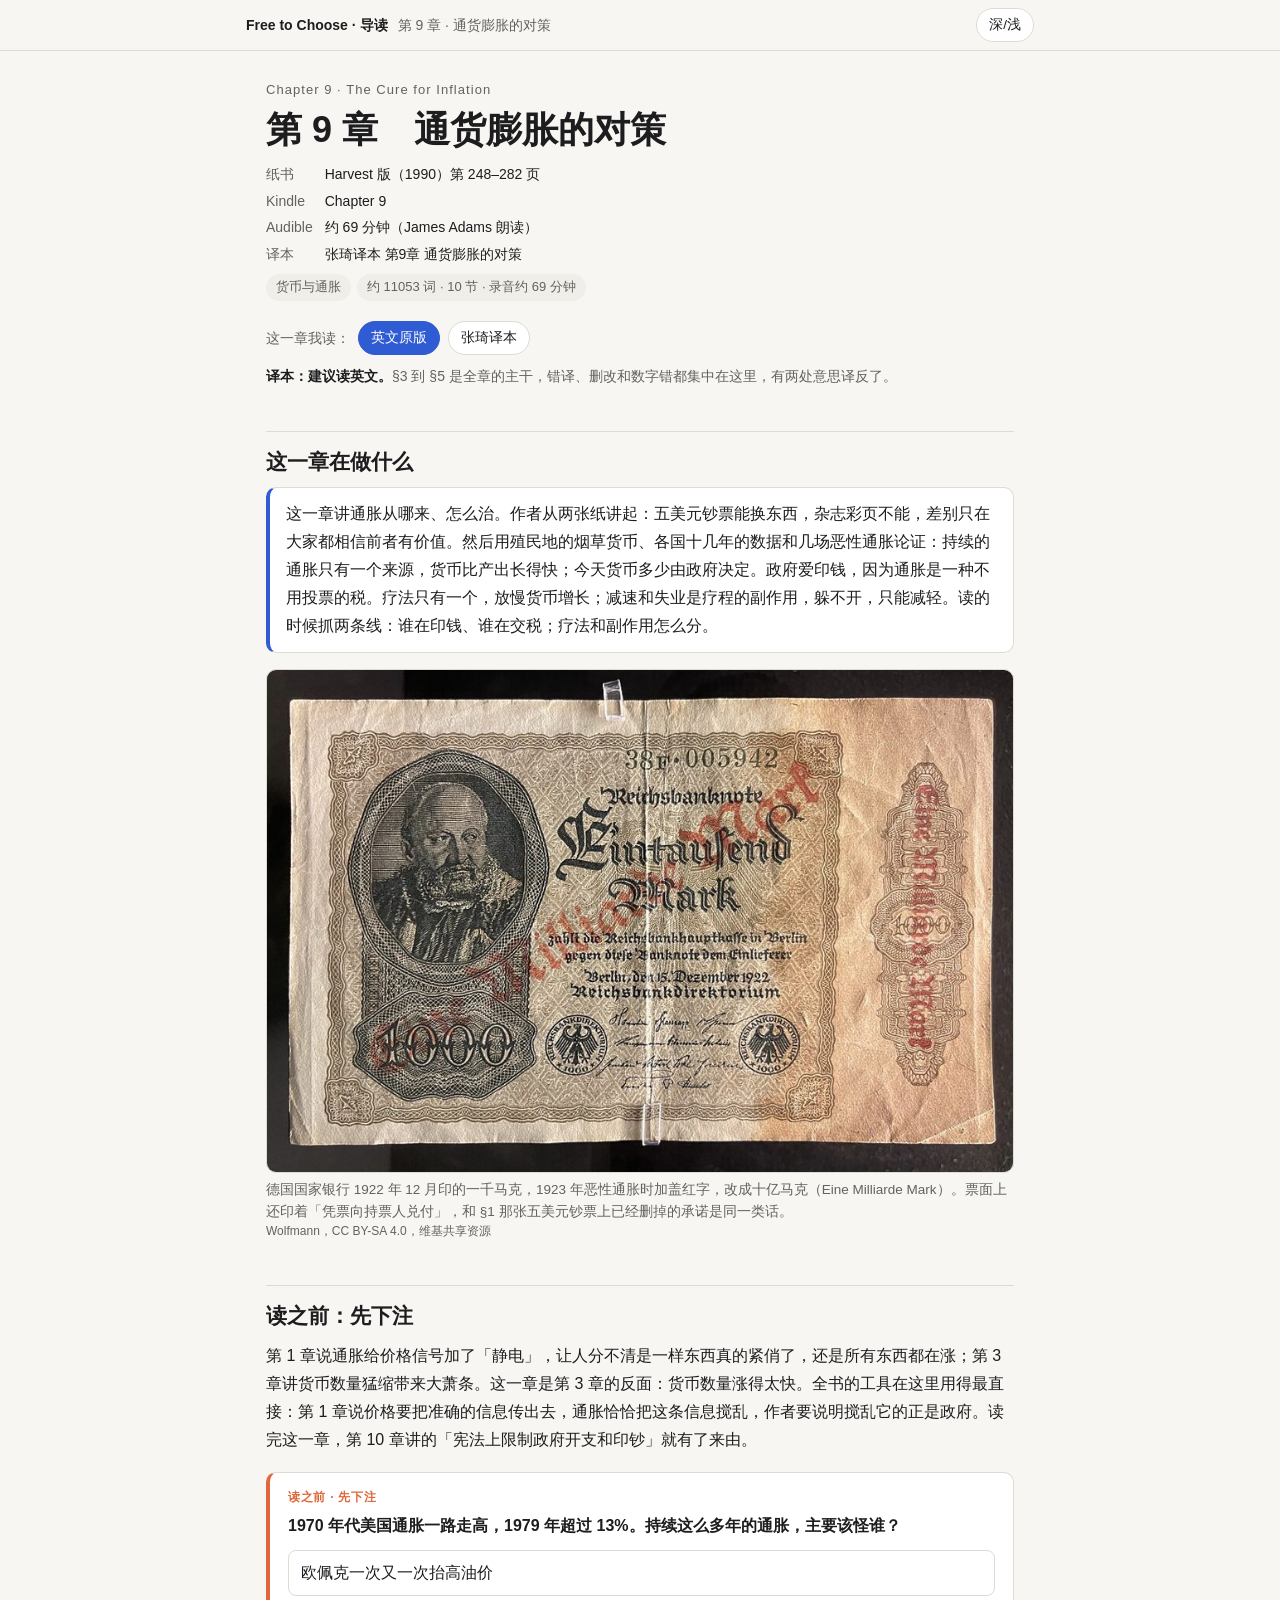
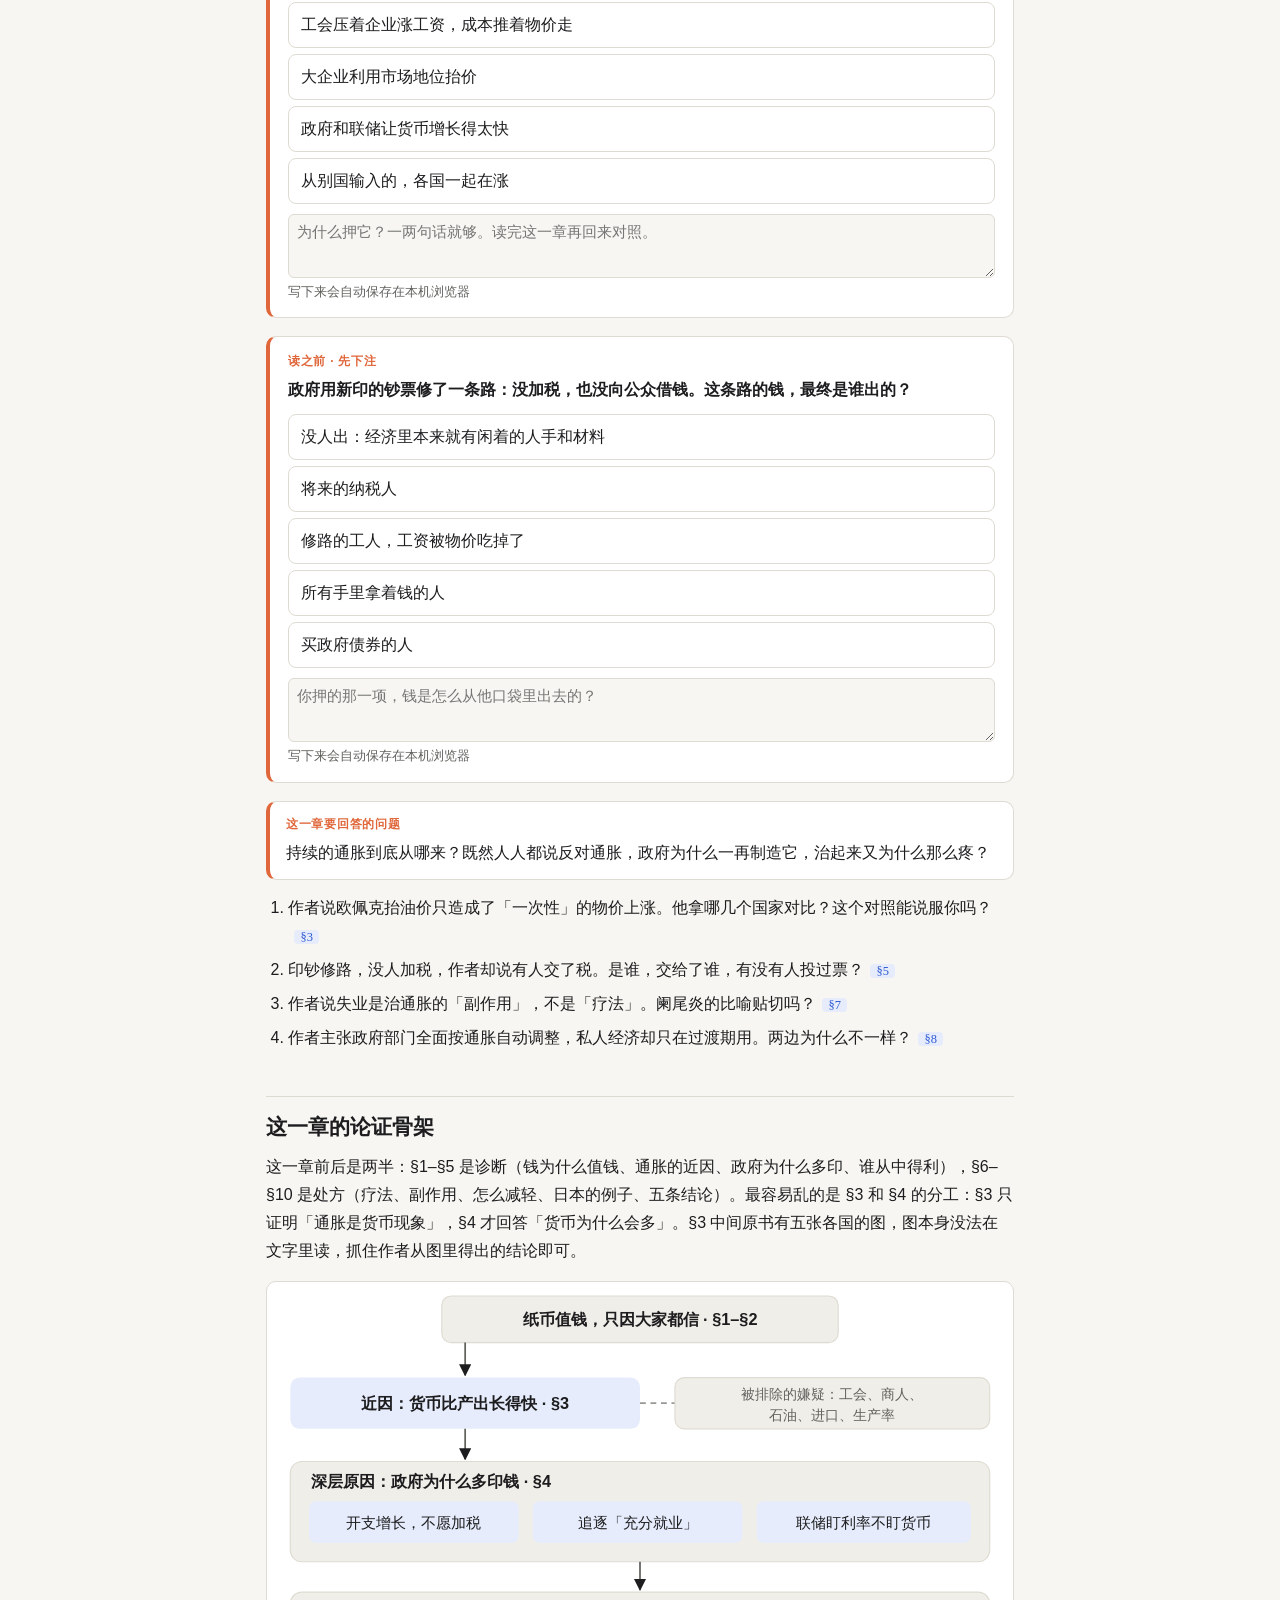
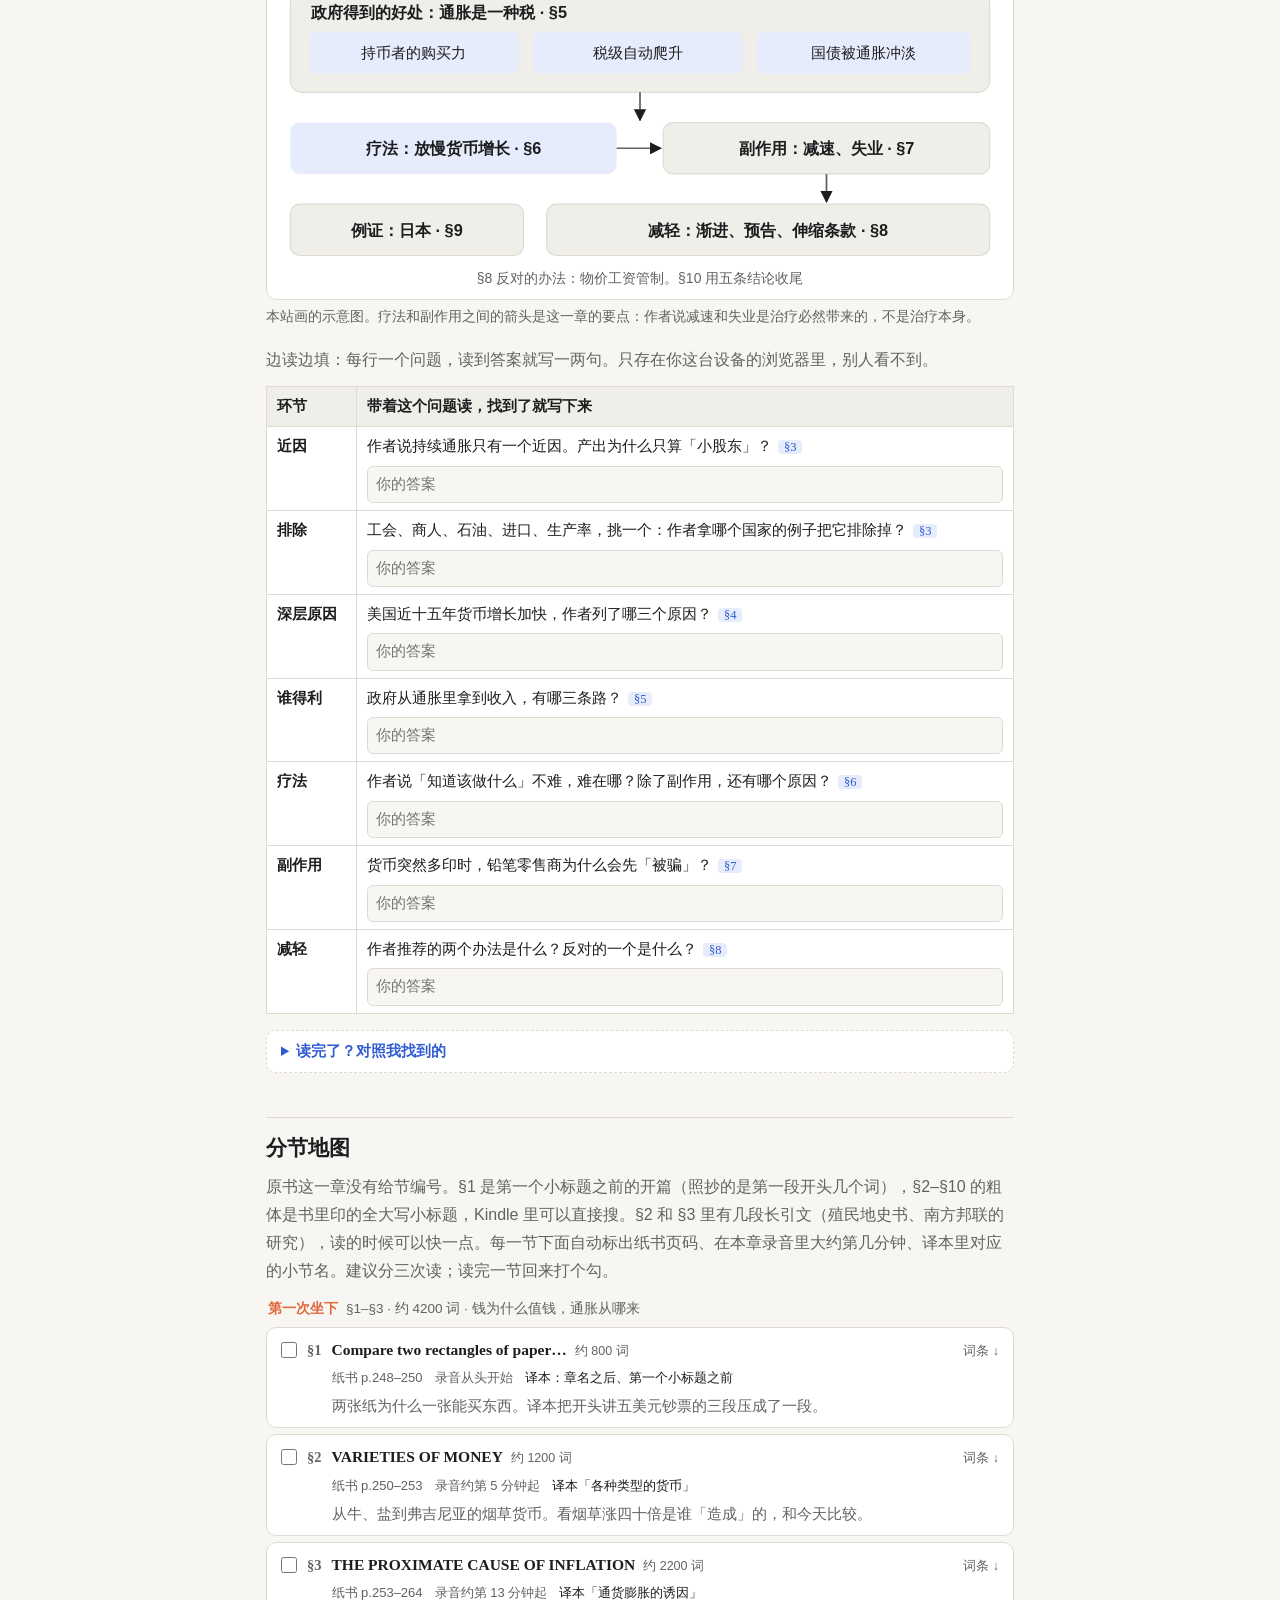
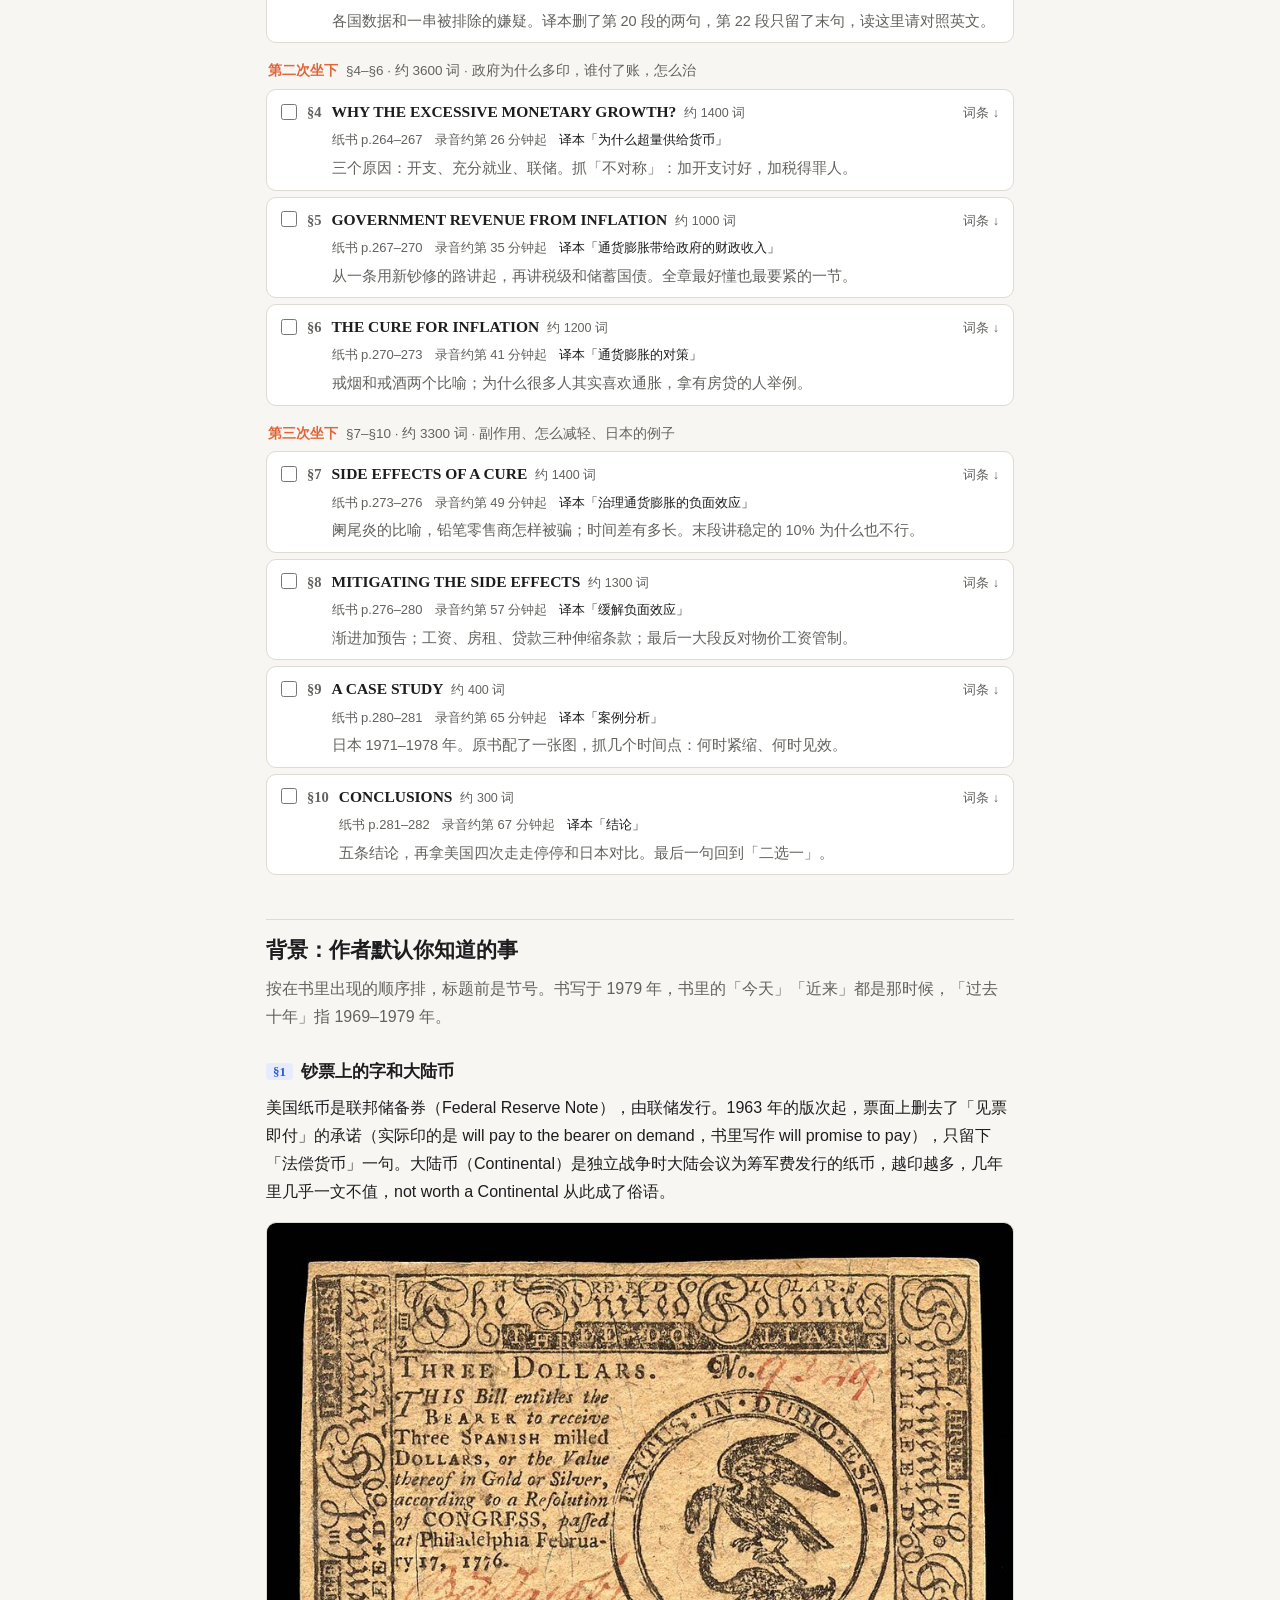
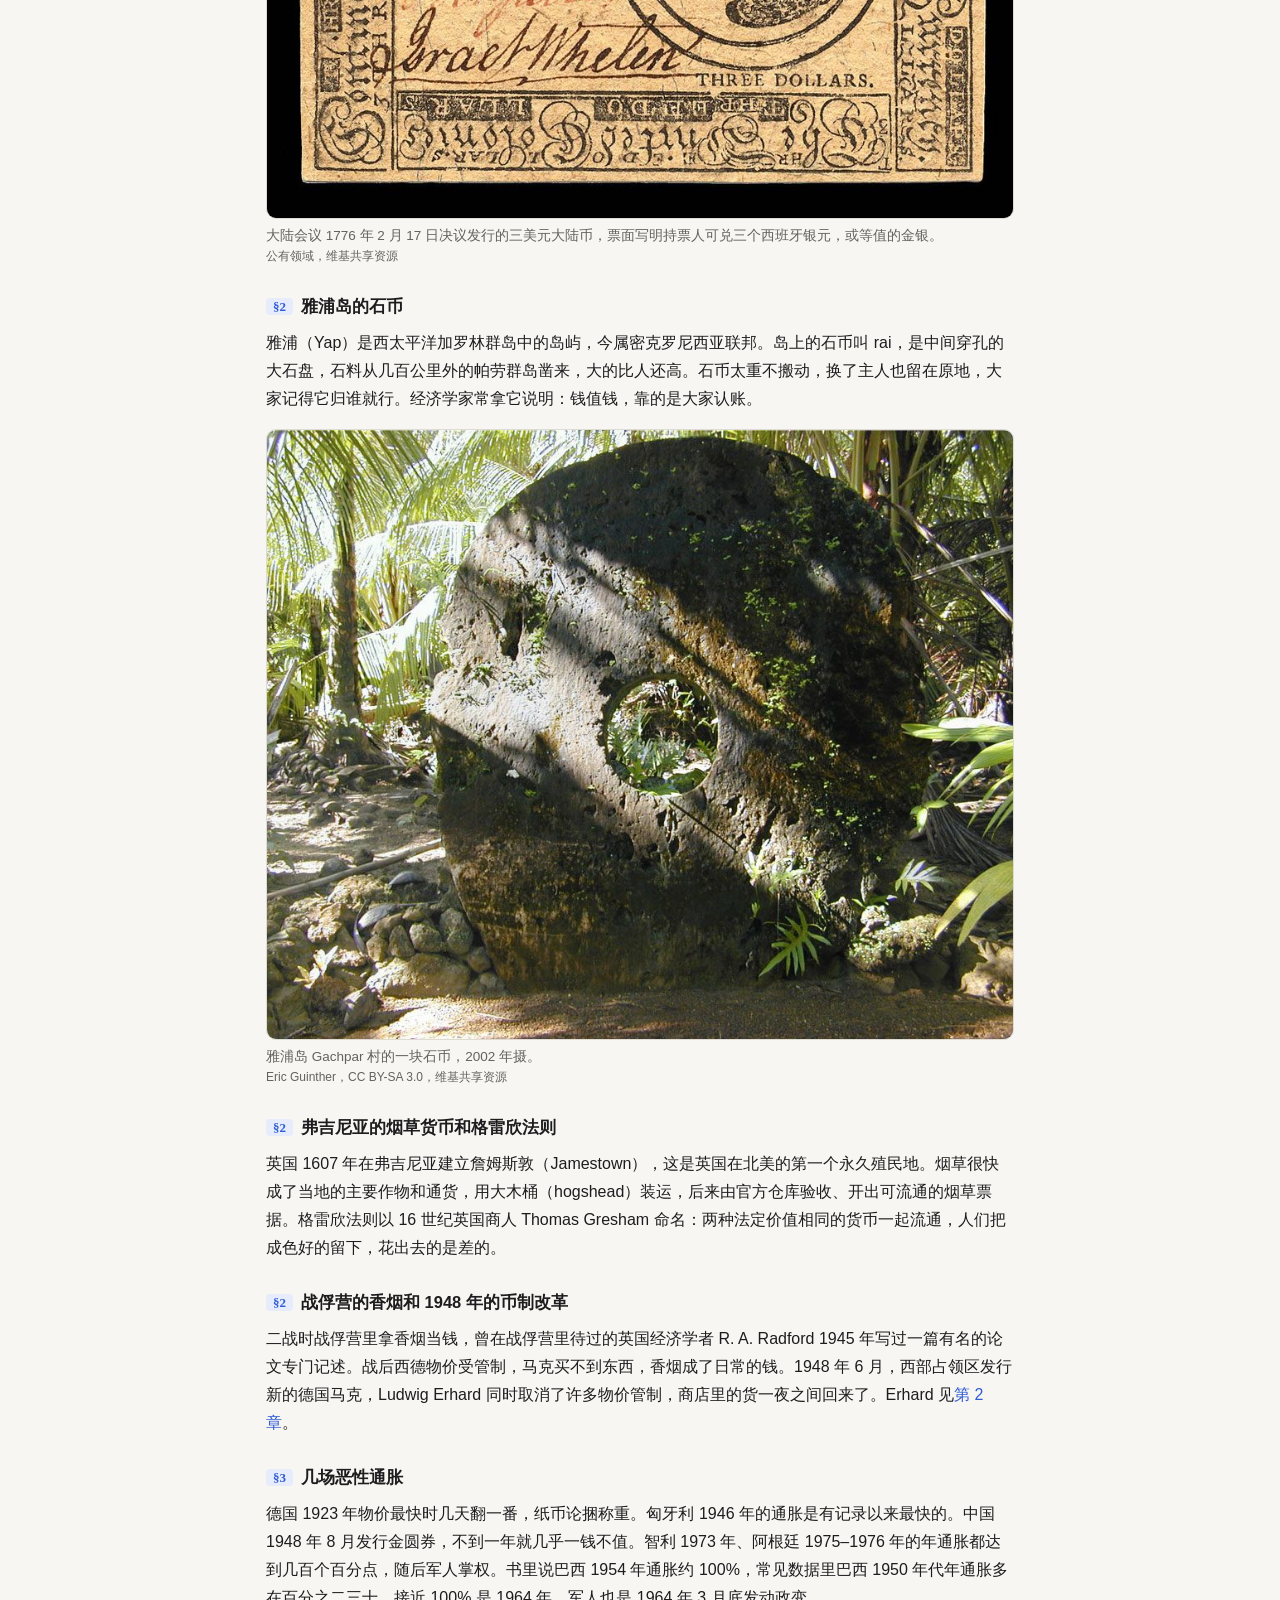
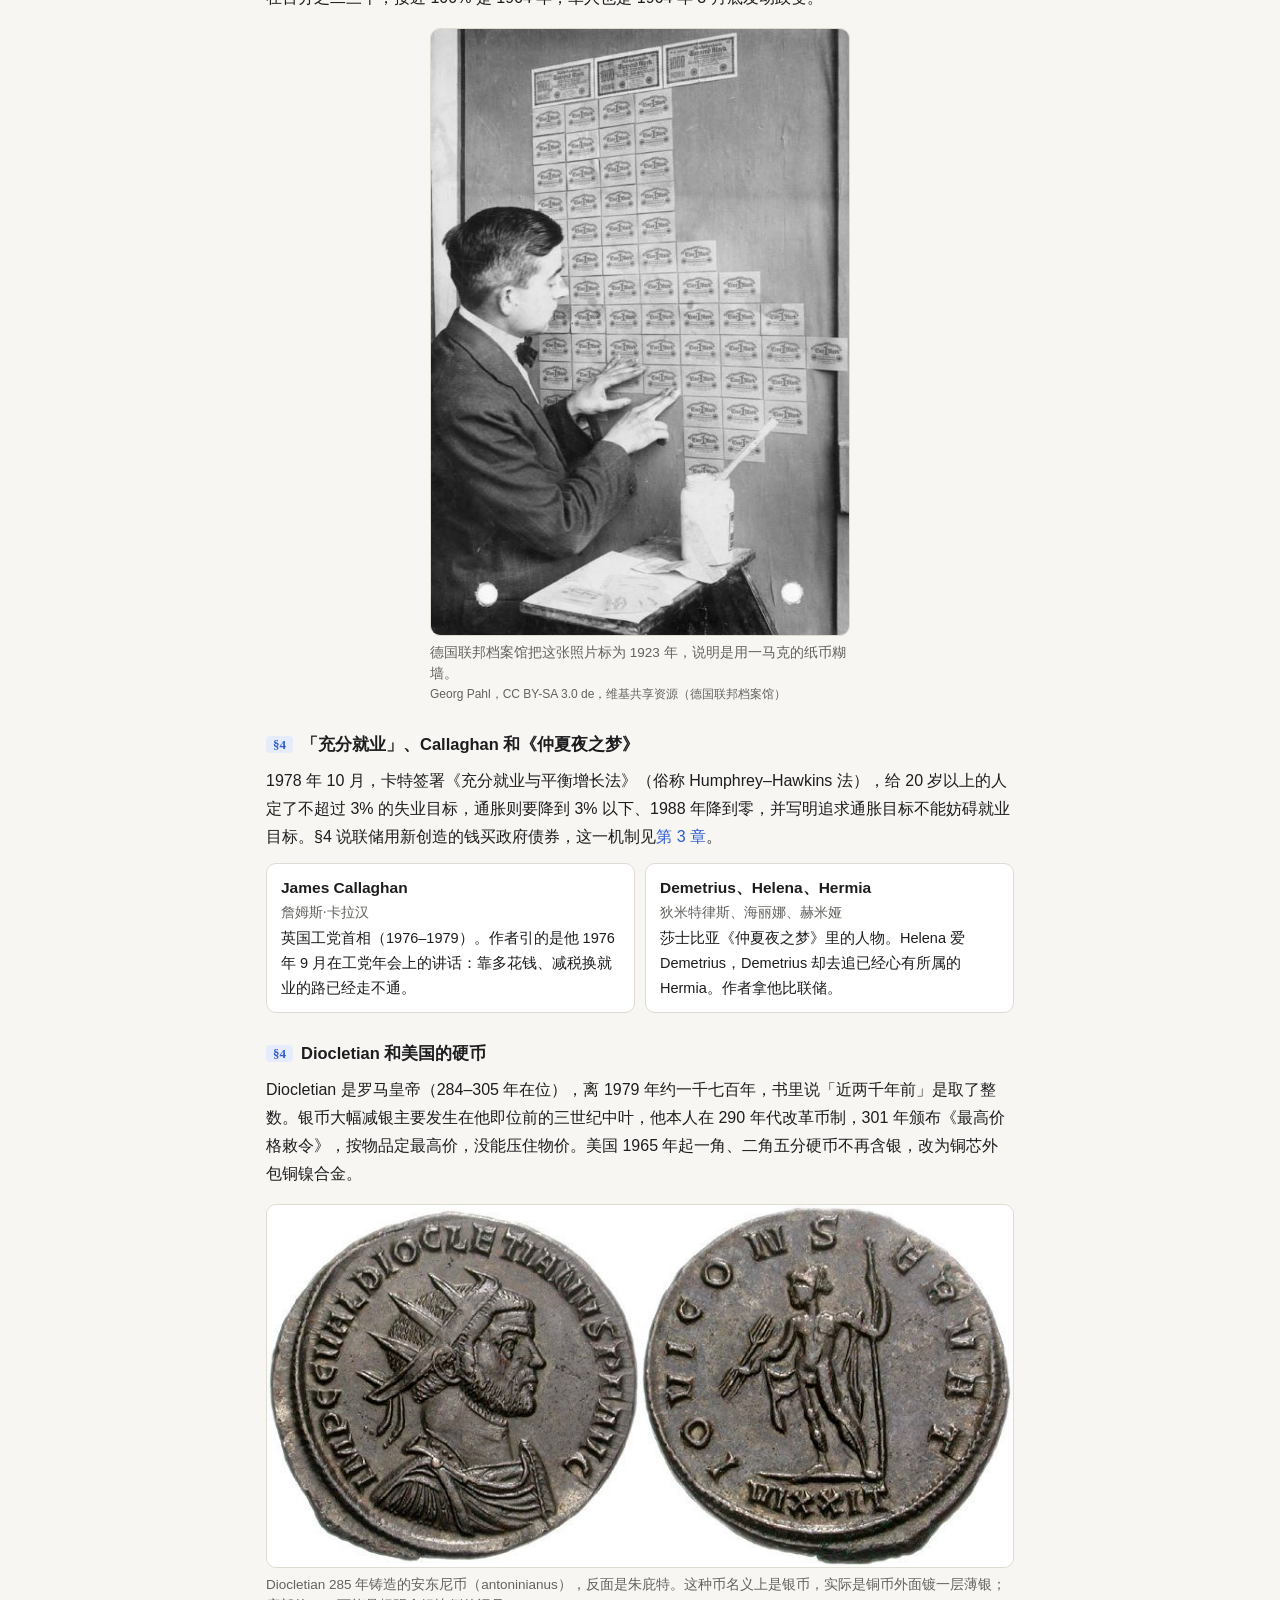
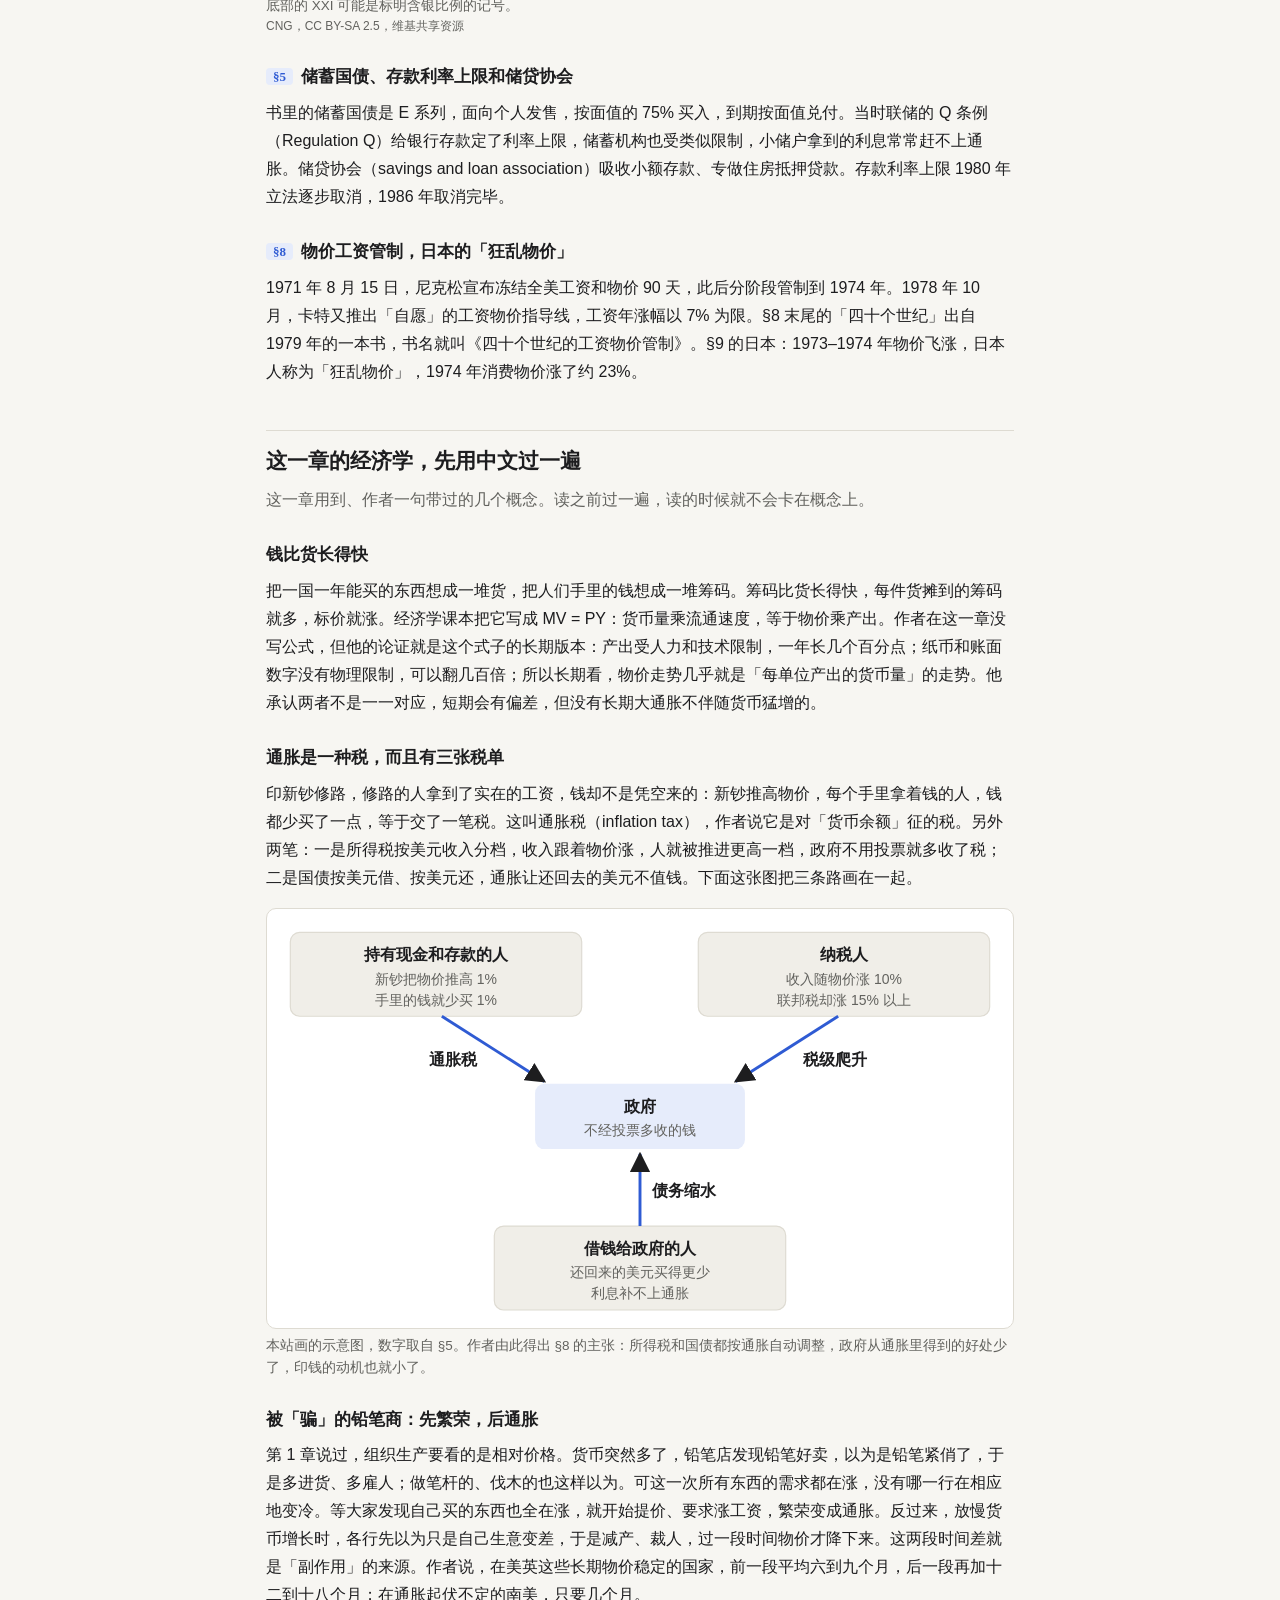
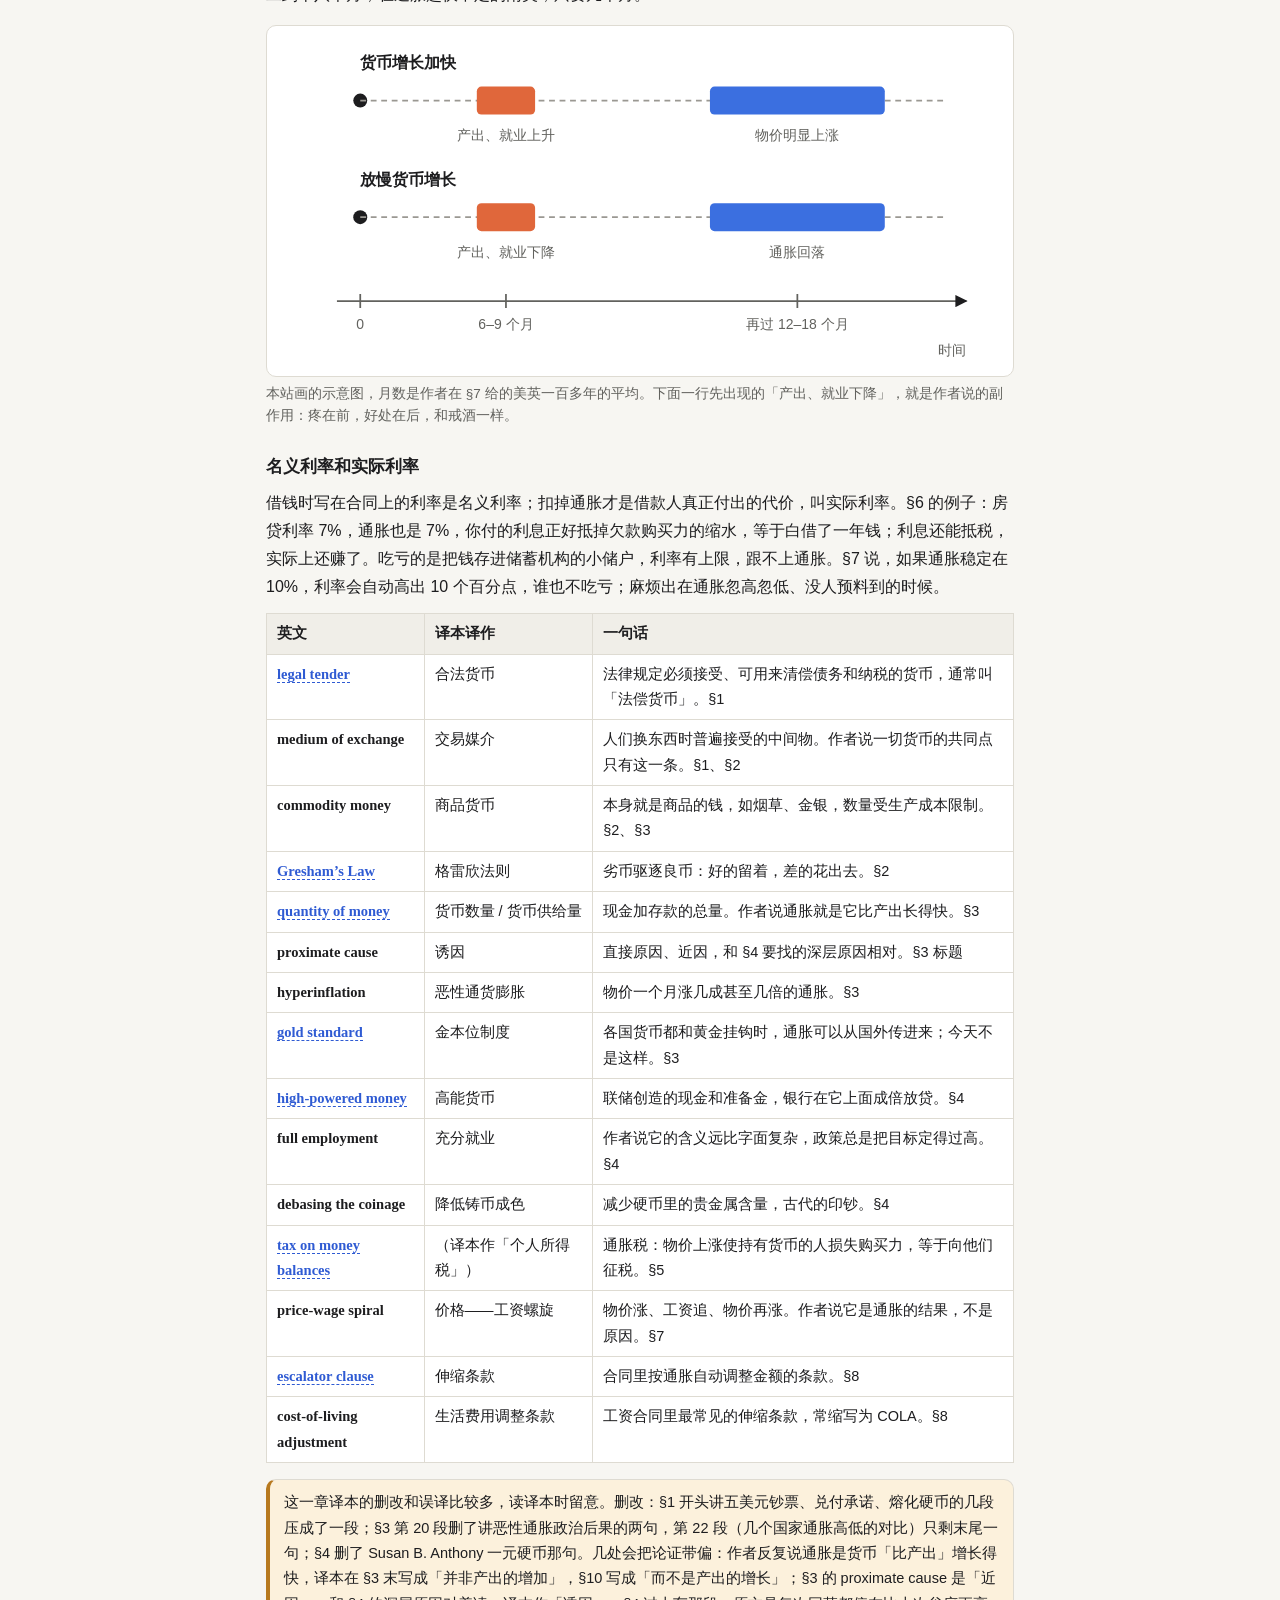
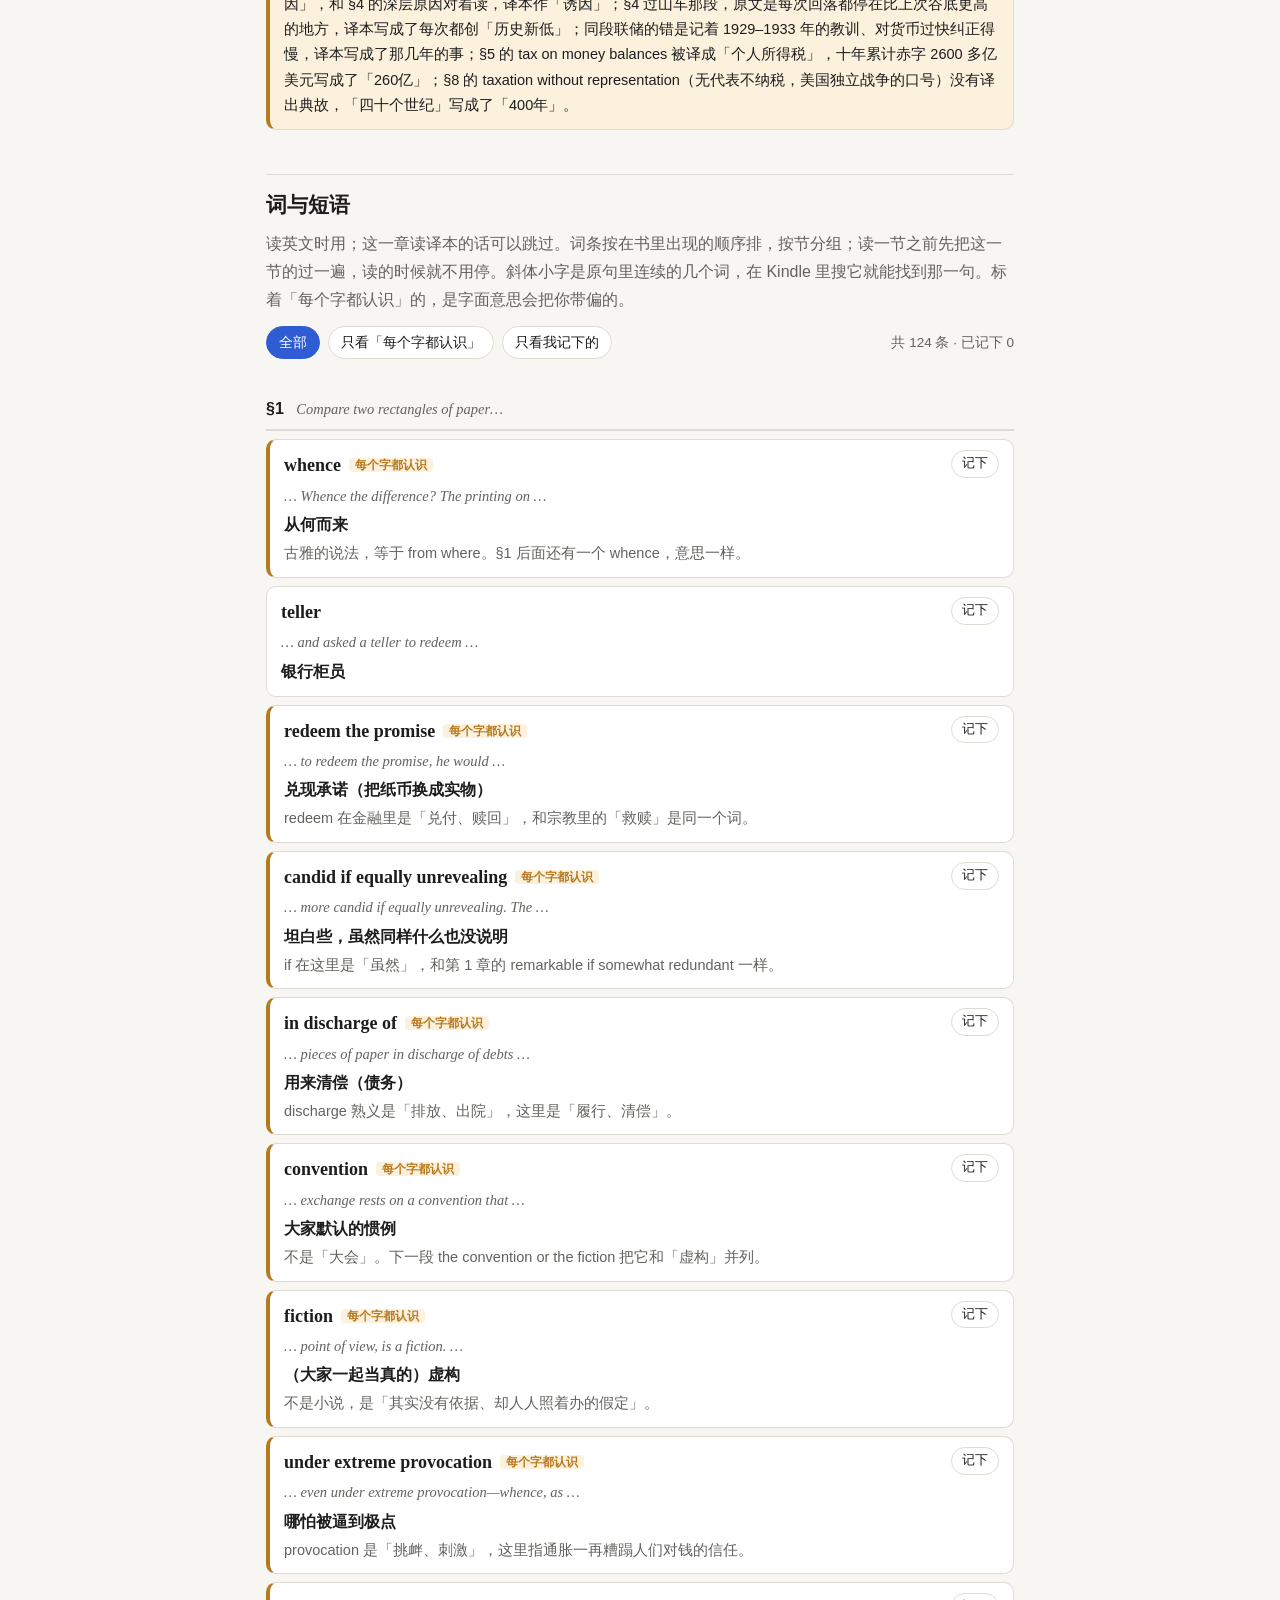
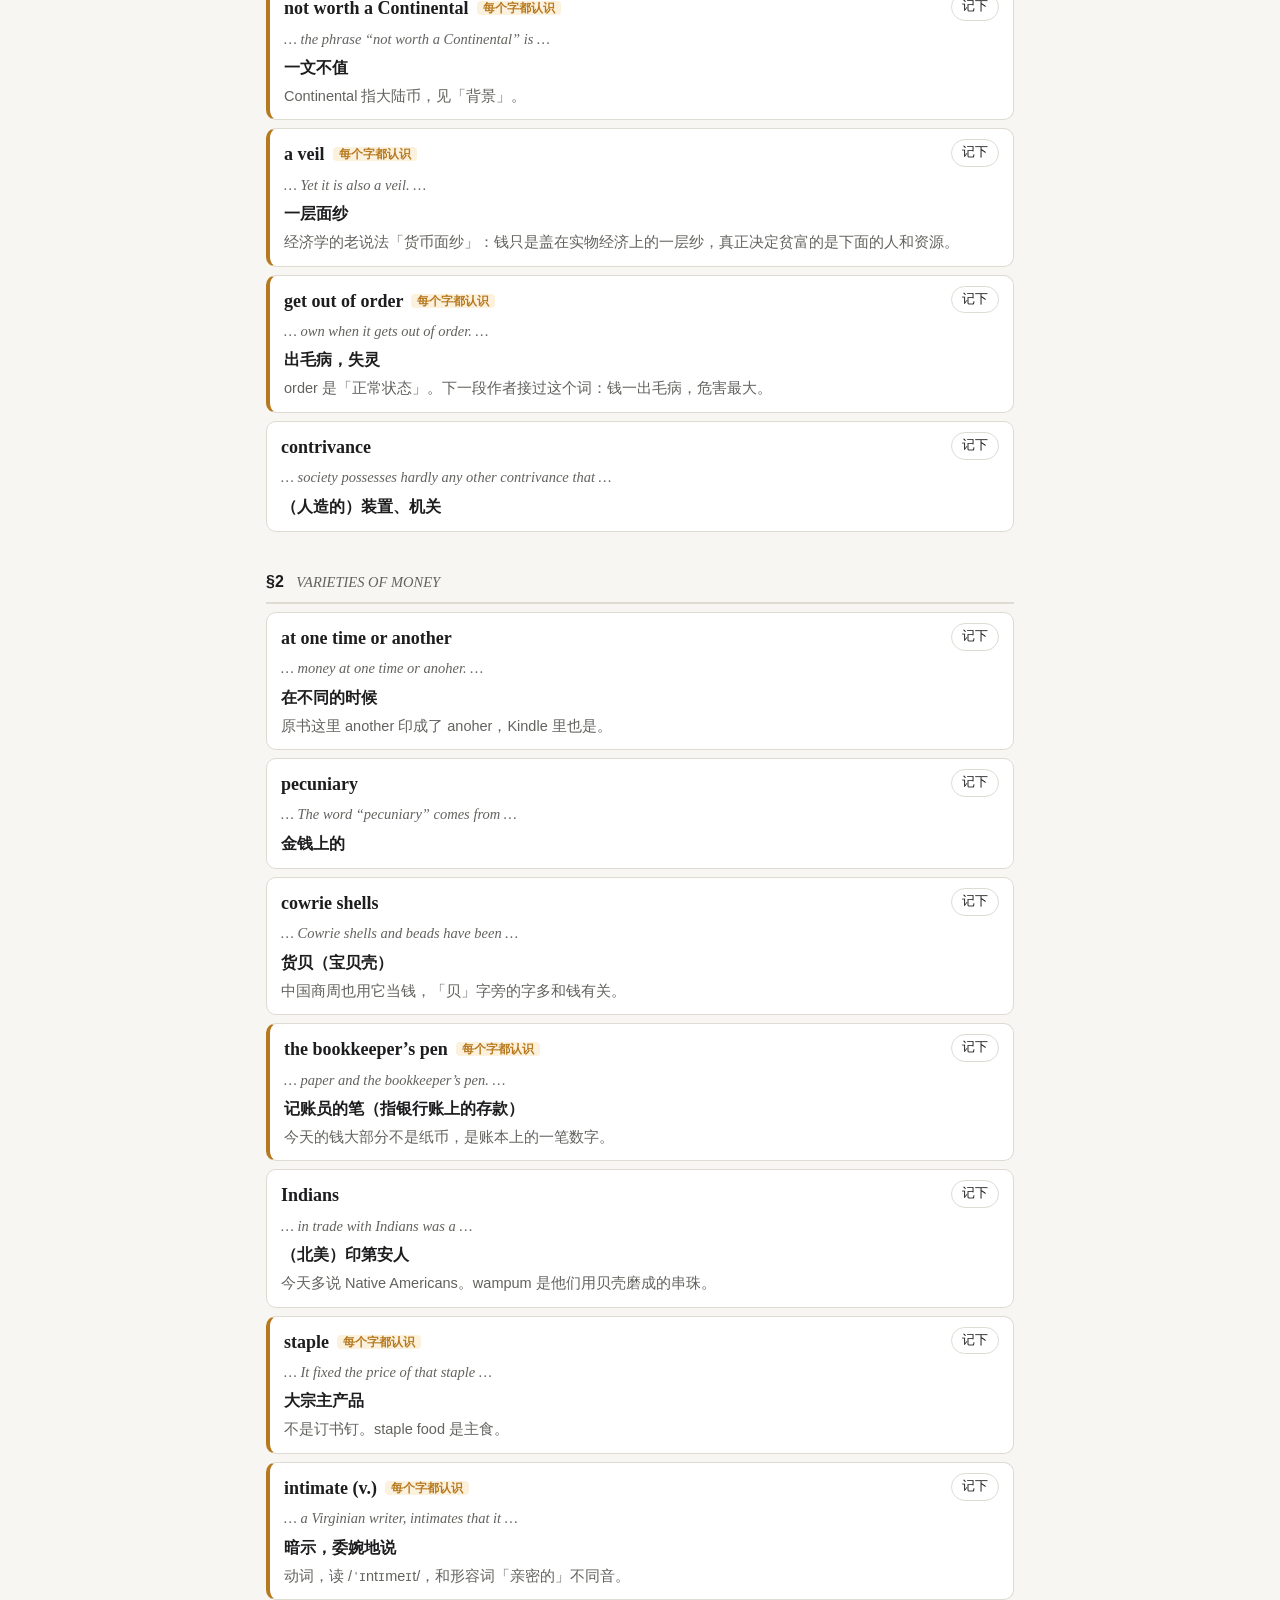
<file: chapters/09.html>
<!doctype html>
<html lang="zh-CN">
<head>
<meta charset="utf-8"><meta name="viewport" content="width=device-width, initial-scale=1">
<title>第 9 章 · 通货膨胀的对策 · Free to Choose 导读</title>
<link rel="stylesheet" href="../assets/style.css">
<script src="../assets/chapters.js"></script>
<script src="../assets/sections.js"></script>
<script src="../assets/fc.js"></script>
</head>
<body data-chapter="9">
<main>

<h2>这一章在做什么</h2>
<div class="gist"><p>这一章讲通胀从哪来、怎么治。作者从两张纸讲起：五美元钞票能换东西，杂志彩页不能，差别只在大家都相信前者有价值。然后用殖民地的烟草货币、各国十几年的数据和几场恶性通胀论证：持续的通胀只有一个来源，货币比产出长得快；今天货币多少由政府决定。政府爱印钱，因为通胀是一种不用投票的税。疗法只有一个，放慢货币增长；减速和失业是疗程的副作用，躲不开，只能减轻。读的时候抓两条线：谁在印钱、谁在交税；疗法和副作用怎么分。</p></div>
<figure class="fig"><img src="../assets/img/09-billion-mark.jpg" alt="一张旧纸币：左边是一位留胡子的老人的版画肖像，正中印着德文花体字 Eintausend Mark（一千马克）和 1922 年 12 月 15 日的日期，上面斜着加盖了一行红字，右边竖条里也盖着红字" loading="lazy">
<figcaption>德国国家银行 1922 年 12 月印的一千马克，1923 年恶性通胀时加盖红字，改成十亿马克（Eine Milliarde Mark）。票面上还印着「凭票向持票人兑付」，和 §1 那张五美元钞票上已经删掉的承诺是同一类话。<span class="src">Wolfmann，CC BY-SA 4.0，维基共享资源</span></figcaption></figure>

<h2>读之前：先下注</h2>
<p>第 1 章说通胀给价格信号加了「静电」，让人分不清是一样东西真的紧俏了，还是所有东西都在涨；第 3 章讲货币数量猛缩带来大萧条。这一章是第 3 章的反面：货币数量涨得太快。全书的工具在这里用得最直接：第 1 章说价格要把准确的信息传出去，通胀恰恰把这条信息搅乱，作者要说明搅乱它的正是政府。读完这一章，第 10 章讲的「宪法上限制政府开支和印钞」就有了来由。</p>
<div class="bet" data-key="09-a">
  <div class="q">1970 年代美国通胀一路走高，1979 年超过 13%。持续这么多年的通胀，主要该怪谁？</div>
  <div class="opts">
    <button>欧佩克一次又一次抬高油价</button>
    <button>工会压着企业涨工资，成本推着物价走</button>
    <button>大企业利用市场地位抬价</button>
    <button>政府和联储让货币增长得太快</button>
    <button>从别国输入的，各国一起在涨</button>
  </div>
  <textarea class="note" data-key="09-a-bet" placeholder="为什么押它？一两句话就够。读完这一章再回来对照。"></textarea>
</div>
<div class="bet" data-key="09-b">
  <div class="q">政府用新印的钞票修了一条路：没加税，也没向公众借钱。这条路的钱，最终是谁出的？</div>
  <div class="opts">
    <button>没人出：经济里本来就有闲着的人手和材料</button>
    <button>将来的纳税人</button>
    <button>修路的工人，工资被物价吃掉了</button>
    <button>所有手里拿着钱的人</button>
    <button>买政府债券的人</button>
  </div>
  <textarea class="note" data-key="09-b-bet" placeholder="你押的那一项，钱是怎么从他口袋里出去的？"></textarea>
</div>
<div class="crux"><p>持续的通胀到底从哪来？既然人人都说反对通胀，政府为什么一再制造它，治起来又为什么那么疼？</p></div>
<ol class="qs">
  <li>作者说欧佩克抬油价只造成了「一次性」的物价上涨。他拿哪几个国家对比？这个对照能说服你吗？<span class="sec">§3</span></li>
  <li>印钞修路，没人加税，作者却说有人交了税。是谁，交给了谁，有没有人投过票？<span class="sec">§5</span></li>
  <li>作者说失业是治通胀的「副作用」，不是「疗法」。阑尾炎的比喻贴切吗？<span class="sec">§7</span></li>
  <li>作者主张政府部门全面按通胀自动调整，私人经济却只在过渡期用。两边为什么不一样？<span class="sec">§8</span></li>
</ol>

<h2>这一章的论证骨架</h2>
<p>这一章前后是两半：§1–§5 是诊断（钱为什么值钱、通胀的近因、政府为什么多印、谁从中得利），§6–§10 是处方（疗法、副作用、怎么减轻、日本的例子、五条结论）。最容易乱的是 §3 和 §4 的分工：§3 只证明「通胀是货币现象」，§4 才回答「货币为什么会多」。§3 中间原书有五张各国的图，图本身没法在文字里读，抓住作者从图里得出的结论即可。</p>
<figure class="fig"><svg class="diagram" viewBox="0 0 640 530" role="img" aria-label="论证骨架：纸币值钱只因大家都信；通胀的近因是货币比产出长得快，工会、商人、石油、进口、生产率都被排除；深层原因是政府开支增长、追逐充分就业、联储盯利率；政府从通胀得到三种好处；疗法是放慢货币增长，副作用是减速和失业；减轻的办法是渐进、预告和伸缩条款，日本是例证">
<defs><marker id="m09a" viewBox="0 0 10 10" refX="9" refY="5" markerWidth="7" markerHeight="7" orient="auto"><path d="M0,0 L10,5 L0,10 z" class="f-fg"/></marker></defs>
<rect x="150" y="12" width="340" height="40" rx="8" class="box"/>
<text x="320" y="37" text-anchor="middle" class="t-b">纸币值钱，只因大家都信 · §1–§2</text>
<line x1="170" y1="52" x2="170" y2="80" class="ln" marker-end="url(#m09a)"/>
<rect x="20" y="82" width="300" height="44" rx="8" class="f-soft"/>
<text x="170" y="109" text-anchor="middle" class="t-b">近因：货币比产出长得快 · §3</text>
<line x1="320" y1="104" x2="350" y2="104" class="ln-d"/>
<rect x="350" y="82" width="270" height="44" rx="8" class="box"/>
<text x="485" y="100" text-anchor="middle" class="t-m">被排除的嫌疑：工会、商人、</text>
<text x="485" y="118" text-anchor="middle" class="t-m">石油、进口、生产率</text>
<line x1="170" y1="126" x2="170" y2="152" class="ln" marker-end="url(#m09a)"/>
<rect x="20" y="154" width="600" height="86" rx="10" class="box"/>
<text x="38" y="176" class="t-b">深层原因：政府为什么多印钱 · §4</text>
<rect x="36" y="188" width="180" height="36" rx="6" class="f-soft"/><text x="126" y="211" text-anchor="middle">开支增长，不愿加税</text>
<rect x="228" y="188" width="180" height="36" rx="6" class="f-soft"/><text x="318" y="211" text-anchor="middle">追逐「充分就业」</text>
<rect x="420" y="188" width="184" height="36" rx="6" class="f-soft"/><text x="512" y="211" text-anchor="middle">联储盯利率不盯货币</text>
<line x1="320" y1="240" x2="320" y2="264" class="ln" marker-end="url(#m09a)"/>
<rect x="20" y="266" width="600" height="86" rx="10" class="box"/>
<text x="38" y="288" class="t-b">政府得到的好处：通胀是一种税 · §5</text>
<rect x="36" y="300" width="180" height="36" rx="6" class="f-soft"/><text x="126" y="323" text-anchor="middle">持币者的购买力</text>
<rect x="228" y="300" width="180" height="36" rx="6" class="f-soft"/><text x="318" y="323" text-anchor="middle">税级自动爬升</text>
<rect x="420" y="300" width="184" height="36" rx="6" class="f-soft"/><text x="512" y="323" text-anchor="middle">国债被通胀冲淡</text>
<line x1="320" y1="352" x2="320" y2="376" class="ln" marker-end="url(#m09a)"/>
<rect x="20" y="378" width="280" height="44" rx="8" class="f-soft"/>
<text x="160" y="405" text-anchor="middle" class="t-b">疗法：放慢货币增长 · §6</text>
<line x1="300" y1="400" x2="338" y2="400" class="ln" marker-end="url(#m09a)"/>
<rect x="340" y="378" width="280" height="44" rx="8" class="box"/>
<text x="480" y="405" text-anchor="middle" class="t-b">副作用：减速、失业 · §7</text>
<line x1="480" y1="422" x2="480" y2="446" class="ln" marker-end="url(#m09a)"/>
<rect x="240" y="448" width="380" height="44" rx="8" class="box"/>
<text x="430" y="475" text-anchor="middle" class="t-b">减轻：渐进、预告、伸缩条款 · §8</text>
<rect x="20" y="448" width="200" height="44" rx="8" class="box"/>
<text x="120" y="475" text-anchor="middle" class="t-b">例证：日本 · §9</text>
<text x="320" y="516" text-anchor="middle" class="t-m">§8 反对的办法：物价工资管制。§10 用五条结论收尾</text>
</svg>
<figcaption>本站画的示意图。疗法和副作用之间的箭头是这一章的要点：作者说减速和失业是治疗必然带来的，不是治疗本身。</figcaption></figure>
<p class="lede">边读边填：每行一个问题，读到答案就写一两句。只存在你这台设备的浏览器里，别人看不到。</p>
<div class="table-wrap"><table class="findit">
  <tr><th>环节</th><th>带着这个问题读，找到了就写下来</th></tr>
  <tr><td>近因</td><td><p class="q">作者说持续通胀只有一个近因。产出为什么只算「小股东」？<span class="sec">§3</span></p><input class="note" data-key="09-f1" aria-label="近因：你的答案" placeholder="你的答案"></td></tr>
  <tr><td>排除</td><td><p class="q">工会、商人、石油、进口、生产率，挑一个：作者拿哪个国家的例子把它排除掉？<span class="sec">§3</span></p><input class="note" data-key="09-f2" aria-label="排除：你的答案" placeholder="你的答案"></td></tr>
  <tr><td>深层原因</td><td><p class="q">美国近十五年货币增长加快，作者列了哪三个原因？<span class="sec">§4</span></p><input class="note" data-key="09-f3" aria-label="深层原因：你的答案" placeholder="你的答案"></td></tr>
  <tr><td>谁得利</td><td><p class="q">政府从通胀里拿到收入，有哪三条路？<span class="sec">§5</span></p><input class="note" data-key="09-f4" aria-label="谁得利：你的答案" placeholder="你的答案"></td></tr>
  <tr><td>疗法</td><td><p class="q">作者说「知道该做什么」不难，难在哪？除了副作用，还有哪个原因？<span class="sec">§6</span></p><input class="note" data-key="09-f5" aria-label="疗法：你的答案" placeholder="你的答案"></td></tr>
  <tr><td>副作用</td><td><p class="q">货币突然多印时，铅笔零售商为什么会先「被骗」？<span class="sec">§7</span></p><input class="note" data-key="09-f6" aria-label="副作用：你的答案" placeholder="你的答案"></td></tr>
  <tr><td>减轻</td><td><p class="q">作者推荐的两个办法是什么？反对的一个是什么？<span class="sec">§8</span></p><input class="note" data-key="09-f7" aria-label="减轻：你的答案" placeholder="你的答案"></td></tr>
</table></div>
<details class="reveal"><summary>读完了？对照我找到的</summary><ul>
  <li>近因：货币量比产出增长得快；产出一年最多长几个百分点，货币量可以翻几百倍，前者被后者压得看不见。</li>
  <li>排除：工会弱的日本、巴西和工会强的英国，图形一样；德国日本石油全靠进口，油价冲击后通胀反而降了；巴西产出增长快，通胀也高。</li>
  <li>深层原因：政府开支快速增长；充分就业政策；联储想同时控制货币量和利率。</li>
  <li>谁得利：新印的钞票（对持币者的税）；收入被推进更高税级；国债被通胀冲淡。</li>
  <li>疗法：难在政治意志。另一个原因是并不真想戒：很多人喜欢自己卖的东西涨价，买房的人从通胀里得了好处。</li>
  <li>副作用：他以为只是铅笔需求涨了，其实是所有东西的需求一起涨，一般信号和相对价格信号混在一起。</li>
  <li>减轻：事先宣布、逐步而坚定地放慢；在长期合同里加伸缩条款。反对物价工资管制。</li>
</ul></details>

<h2>分节地图</h2>
<p class="lede">原书这一章没有给节编号。§1 是第一个小标题之前的开篇（照抄的是第一段开头几个词），§2–§10 的粗体是书里印的全大写小标题，Kindle 里可以直接搜。§2 和 §3 里有几段长引文（殖民地史书、南方邦联的研究），读的时候可以快一点。每一节下面自动标出纸书页码、在本章录音里大约第几分钟、译本里对应的小节名。建议分三次读；读完一节回来打个勾。</p>
<ol class="secmap">
  <li class="sit">第一次坐下<span>§1–§3 · 约 4200 词 · 钱为什么值钱，通胀从哪来</span></li>
  <li data-sec="1"><b>Compare two rectangles of paper…<span class="w">约 800 词</span></b><span class="what">两张纸为什么一张能买东西。译本把开头讲五美元钞票的三段压成了一段。</span></li>
  <li data-sec="2"><b>VARIETIES OF MONEY<span class="w">约 1200 词</span></b><span class="what">从牛、盐到弗吉尼亚的烟草货币。看烟草涨四十倍是谁「造成」的，和今天比较。</span></li>
  <li data-sec="3"><b>THE PROXIMATE CAUSE OF INFLATION<span class="w">约 2200 词</span></b><span class="what">各国数据和一串被排除的嫌疑。译本删了第 20 段的两句，第 22 段只留了末句，读这里请对照英文。</span></li>
  <li class="sit">第二次坐下<span>§4–§6 · 约 3600 词 · 政府为什么多印，谁付了账，怎么治</span></li>
  <li data-sec="4"><b>WHY THE EXCESSIVE MONETARY GROWTH?<span class="w">约 1400 词</span></b><span class="what">三个原因：开支、充分就业、联储。抓「不对称」：加开支讨好，加税得罪人。</span></li>
  <li data-sec="5"><b>GOVERNMENT REVENUE FROM INFLATION<span class="w">约 1000 词</span></b><span class="what">从一条用新钞修的路讲起，再讲税级和储蓄国债。全章最好懂也最要紧的一节。</span></li>
  <li data-sec="6"><b>THE CURE FOR INFLATION<span class="w">约 1200 词</span></b><span class="what">戒烟和戒酒两个比喻；为什么很多人其实喜欢通胀，拿有房贷的人举例。</span></li>
  <li class="sit">第三次坐下<span>§7–§10 · 约 3300 词 · 副作用、怎么减轻、日本的例子</span></li>
  <li data-sec="7"><b>SIDE EFFECTS OF A CURE<span class="w">约 1400 词</span></b><span class="what">阑尾炎的比喻，铅笔零售商怎样被骗；时间差有多长。末段讲稳定的 10% 为什么也不行。</span></li>
  <li data-sec="8"><b>MITIGATING THE SIDE EFFECTS<span class="w">约 1300 词</span></b><span class="what">渐进加预告；工资、房租、贷款三种伸缩条款；最后一大段反对物价工资管制。</span></li>
  <li data-sec="9"><b>A CASE STUDY<span class="w">约 400 词</span></b><span class="what">日本 1971–1978 年。原书配了一张图，抓几个时间点：何时紧缩、何时见效。</span></li>
  <li data-sec="10"><b>CONCLUSIONS<span class="w">约 300 词</span></b><span class="what">五条结论，再拿美国四次走走停停和日本对比。最后一句回到「二选一」。</span></li>
</ol>

<h2>背景：作者默认你知道的事</h2>
<p class="lede">按在书里出现的顺序排，标题前是节号。书写于 1979 年，书里的「今天」「近来」都是那时候，「过去十年」指 1969–1979 年。</p>

<h3><span class="sec">§1</span>钞票上的字和大陆币</h3>
<p>美国纸币是联邦储备券（Federal Reserve Note），由联储发行。1963 年的版次起，票面上删去了「见票即付」的承诺（实际印的是 will pay to the bearer on demand，书里写作 will promise to pay），只留下「法偿货币」一句。大陆币（Continental）是独立战争时大陆会议为筹军费发行的纸币，越印越多，几年里几乎一文不值，not worth a Continental 从此成了俗语。</p>
<figure class="fig"><img src="../assets/img/09-continental.jpg" alt="一张泛黄的小纸币，四周是花体字边框，左边印着 THREE DOLLARS 和几行说明，右边圆圈里是一只鹰扑向一只鹤，圈上有拉丁文格言，下方有手写签名" loading="lazy">
<figcaption>大陆会议 1776 年 2 月 17 日决议发行的三美元大陆币，票面写明持票人可兑三个西班牙银元，或等值的金银。<span class="src">公有领域，维基共享资源</span></figcaption></figure>

<h3><span class="sec">§2</span>雅浦岛的石币</h3>
<p>雅浦（Yap）是西太平洋加罗林群岛中的岛屿，今属密克罗尼西亚联邦。岛上的石币叫 rai，是中间穿孔的大石盘，石料从几百公里外的帕劳群岛凿来，大的比人还高。石币太重不搬动，换了主人也留在原地，大家记得它归谁就行。经济学家常拿它说明：钱值钱，靠的是大家认账。</p>
<figure class="fig"><img src="../assets/img/09-yap-stone.jpg" alt="棕榈树林下立着一块巨大的圆形石盘，比周围的灌木还高，中间有一个圆孔，石面长着青苔" loading="lazy">
<figcaption>雅浦岛 Gachpar 村的一块石币，2002 年摄。<span class="src">Eric Guinther，CC BY-SA 3.0，维基共享资源</span></figcaption></figure>

<h3><span class="sec">§2</span>弗吉尼亚的烟草货币和格雷欣法则</h3>
<p>英国 1607 年在弗吉尼亚建立詹姆斯敦（Jamestown），这是英国在北美的第一个永久殖民地。烟草很快成了当地的主要作物和通货，用大木桶（hogshead）装运，后来由官方仓库验收、开出可流通的烟草票据。格雷欣法则以 16 世纪英国商人 Thomas Gresham 命名：两种法定价值相同的货币一起流通，人们把成色好的留下，花出去的是差的。</p>

<h3><span class="sec">§2</span>战俘营的香烟和 1948 年的币制改革</h3>
<p>二战时战俘营里拿香烟当钱，曾在战俘营里待过的英国经济学者 R. A. Radford 1945 年写过一篇有名的论文专门记述。战后西德物价受管制，马克买不到东西，香烟成了日常的钱。1948 年 6 月，西部占领区发行新的德国马克，Ludwig Erhard 同时取消了许多物价管制，商店里的货一夜之间回来了。Erhard 见<a href="02.html">第 2 章</a>。</p>

<h3><span class="sec">§3</span>几场恶性通胀</h3>
<p>德国 1923 年物价最快时几天翻一番，纸币论捆称重。匈牙利 1946 年的通胀是有记录以来最快的。中国 1948 年 8 月发行金圆券，不到一年就几乎一钱不值。智利 1973 年、阿根廷 1975–1976 年的年通胀都达到几百个百分点，随后军人掌权。书里说巴西 1954 年通胀约 100%，常见数据里巴西 1950 年代年通胀多在百分之二三十，接近 100% 是 1964 年，军人也是 1964 年 3 月底发动政变。</p>
<figure class="fig narrow"><img src="../assets/img/09-wallpaper-marks.jpg" alt="黑白照片：一个穿西装、打领结的男人把一张张小面额纸币贴到墙上，已经贴满了大半面，桌上放着一罐浆糊和刷子" loading="lazy">
<figcaption>德国联邦档案馆把这张照片标为 1923 年，说明是用一马克的纸币糊墙。<span class="src">Georg Pahl，CC BY-SA 3.0 de，维基共享资源（德国联邦档案馆）</span></figcaption></figure>

<h3><span class="sec">§4</span>「充分就业」、Callaghan 和《仲夏夜之梦》</h3>
<p>1978 年 10 月，卡特签署《充分就业与平衡增长法》（俗称 Humphrey–Hawkins 法），给 20 岁以上的人定了不超过 3% 的失业目标，通胀则要降到 3% 以下、1988 年降到零，并写明追求通胀目标不能妨碍就业目标。§4 说联储用新创造的钱买政府债券，这一机制见<a href="03.html">第 3 章</a>。</p>
<div class="who">
  <div><b>James Callaghan</b><span class="en">詹姆斯·卡拉汉</span>英国工党首相（1976–1979）。作者引的是他 1976 年 9 月在工党年会上的讲话：靠多花钱、减税换就业的路已经走不通。</div>
  <div><b>Demetrius、Helena、Hermia</b><span class="en">狄米特律斯、海丽娜、赫米娅</span>莎士比亚《仲夏夜之梦》里的人物。Helena 爱 Demetrius，Demetrius 却去追已经心有所属的 Hermia。作者拿他比联储。</div>
</div>

<h3><span class="sec">§4</span>Diocletian 和美国的硬币</h3>
<p>Diocletian 是罗马皇帝（284–305 年在位），离 1979 年约一千七百年，书里说「近两千年前」是取了整数。银币大幅减银主要发生在他即位前的三世纪中叶，他本人在 290 年代改革币制，301 年颁布《最高价格敕令》，按物品定最高价，没能压住物价。美国 1965 年起一角、二角五分硬币不再含银，改为铜芯外包铜镍合金。</p>
<figure class="fig"><img src="../assets/img/09-diocletian-coin.jpg" alt="一枚古罗马硬币的正反两面：正面是戴放射状冠冕的皇帝侧面像，四周有拉丁文；反面是一个手持权杖站立的神像，底部有 XXI 字样" loading="lazy">
<figcaption>Diocletian 285 年铸造的安东尼币（antoninianus），反面是朱庇特。这种币名义上是银币，实际是铜币外面镀一层薄银；底部的 XXI 可能是标明含银比例的记号。<span class="src">CNG，CC BY-SA 2.5，维基共享资源</span></figcaption></figure>

<h3><span class="sec">§5</span>储蓄国债、存款利率上限和储贷协会</h3>
<p>书里的储蓄国债是 E 系列，面向个人发售，按面值的 75% 买入，到期按面值兑付。当时联储的 Q 条例（Regulation Q）给银行存款定了利率上限，储蓄机构也受类似限制，小储户拿到的利息常常赶不上通胀。储贷协会（savings and loan association）吸收小额存款、专做住房抵押贷款。存款利率上限 1980 年立法逐步取消，1986 年取消完毕。</p>

<h3><span class="sec">§8</span>物价工资管制，日本的「狂乱物价」</h3>
<p>1971 年 8 月 15 日，尼克松宣布冻结全美工资和物价 90 天，此后分阶段管制到 1974 年。1978 年 10 月，卡特又推出「自愿」的工资物价指导线，工资年涨幅以 7% 为限。§8 末尾的「四十个世纪」出自 1979 年的一本书，书名就叫《四十个世纪的工资物价管制》。§9 的日本：1973–1974 年物价飞涨，日本人称为「狂乱物价」，1974 年消费物价涨了约 23%。</p>

<h2>这一章的经济学，先用中文过一遍</h2>
<p class="lede">这一章用到、作者一句带过的几个概念。读之前过一遍，读的时候就不会卡在概念上。</p>

<h3>钱比货长得快</h3>
<p>把一国一年能买的东西想成一堆货，把人们手里的钱想成一堆筹码。筹码比货长得快，每件货摊到的筹码就多，标价就涨。经济学课本把它写成 MV = PY：货币量乘流通速度，等于物价乘产出。作者在这一章没写公式，但他的论证就是这个式子的长期版本：产出受人力和技术限制，一年长几个百分点；纸币和账面数字没有物理限制，可以翻几百倍；所以长期看，物价走势几乎就是「每单位产出的货币量」的走势。他承认两者不是一一对应，短期会有偏差，但没有长期大通胀不伴随货币猛增的。</p>

<h3>通胀是一种税，而且有三张税单</h3>
<p>印新钞修路，修路的人拿到了实在的工资，钱却不是凭空来的：新钞推高物价，每个手里拿着钱的人，钱都少买了一点，等于交了一笔税。这叫通胀税（inflation tax），作者说它是对「货币余额」征的税。另外两笔：一是所得税按美元收入分档，收入跟着物价涨，人就被推进更高一档，政府不用投票就多收了税；二是国债按美元借、按美元还，通胀让还回去的美元不值钱。下面这张图把三条路画在一起。</p>
<figure class="fig"><svg class="diagram" viewBox="0 0 640 360" role="img" aria-label="通胀给政府带来三笔收入：持有现金和存款的人，钱少买了；纳税人，收入随物价涨百分之十，联邦税涨百分之十五以上；借钱给政府的人，还回来的美元买得更少。三条箭头都指向中间的政府">
<defs><marker id="m09b" viewBox="0 0 10 10" refX="9" refY="5" markerWidth="7" markerHeight="7" orient="auto"><path d="M0,0 L10,5 L0,10 z" class="f-fg"/></marker></defs>
<rect x="20" y="20" width="250" height="72" rx="8" class="box"/>
<text x="145" y="44" text-anchor="middle" class="t-b">持有现金和存款的人</text>
<text x="145" y="64" text-anchor="middle" class="t-m">新钞把物价推高 1%</text>
<text x="145" y="82" text-anchor="middle" class="t-m">手里的钱就少买 1%</text>
<rect x="370" y="20" width="250" height="72" rx="8" class="box"/>
<text x="495" y="44" text-anchor="middle" class="t-b">纳税人</text>
<text x="495" y="64" text-anchor="middle" class="t-m">收入随物价涨 10%</text>
<text x="495" y="82" text-anchor="middle" class="t-m">联邦税却涨 15% 以上</text>
<rect x="230" y="150" width="180" height="56" rx="8" class="f-soft"/>
<text x="320" y="174" text-anchor="middle" class="t-b">政府</text>
<text x="320" y="194" text-anchor="middle" class="t-m">不经投票多收的钱</text>
<rect x="195" y="272" width="250" height="72" rx="8" class="box"/>
<text x="320" y="296" text-anchor="middle" class="t-b">借钱给政府的人</text>
<text x="320" y="316" text-anchor="middle" class="t-m">还回来的美元买得更少</text>
<text x="320" y="334" text-anchor="middle" class="t-m">利息补不上通胀</text>
<line x1="150" y1="92" x2="238" y2="148" class="ln-a" marker-end="url(#m09b)"/>
<line x1="490" y1="92" x2="402" y2="148" class="ln-a" marker-end="url(#m09b)"/>
<line x1="320" y1="272" x2="320" y2="210" class="ln-a" marker-end="url(#m09b)"/>
<text x="180" y="134" text-anchor="end" class="t-b">通胀税</text>
<text x="460" y="134" class="t-b">税级爬升</text>
<text x="330" y="246" class="t-b">债务缩水</text>
</svg>
<figcaption>本站画的示意图，数字取自 §5。作者由此得出 §8 的主张：所得税和国债都按通胀自动调整，政府从通胀里得到的好处少了，印钱的动机也就小了。</figcaption></figure>

<h3>被「骗」的铅笔商：先繁荣，后通胀</h3>
<p>第 1 章说过，组织生产要看的是相对价格。货币突然多了，铅笔店发现铅笔好卖，以为是铅笔紧俏了，于是多进货、多雇人；做笔杆的、伐木的也这样以为。可这一次所有东西的需求都在涨，没有哪一行在相应地变冷。等大家发现自己买的东西也全在涨，就开始提价、要求涨工资，繁荣变成通胀。反过来，放慢货币增长时，各行先以为只是自己生意变差，于是减产、裁人，过一段时间物价才降下来。这两段时间差就是「副作用」的来源。作者说，在美英这些长期物价稳定的国家，前一段平均六到九个月，后一段再加十二到十八个月；在通胀起伏不定的南美，只要几个月。</p>
<figure class="fig"><svg class="diagram" viewBox="0 0 640 300" role="img" aria-label="时间差示意图：货币增长加快后六到九个月，产出和就业上升，再过十二到十八个月物价明显上涨；放慢货币增长后，六到九个月产出和就业下降，再过十二到十八个月通胀回落">
<defs><marker id="m09c" viewBox="0 0 10 10" refX="9" refY="5" markerWidth="7" markerHeight="7" orient="auto"><path d="M0,0 L10,5 L0,10 z" class="f-fg"/></marker></defs>
<text x="80" y="36" class="t-b">货币增长加快</text>
<circle cx="80" cy="64" r="6" class="f-fg"/>
<line x1="80" y1="64" x2="580" y2="64" class="ln-d"/>
<rect x="180" y="52" width="50" height="24" rx="4" class="f2"/>
<rect x="380" y="52" width="150" height="24" rx="4" class="f1"/>
<text x="205" y="98" text-anchor="middle" class="t-m">产出、就业上升</text>
<text x="455" y="98" text-anchor="middle" class="t-m">物价明显上涨</text>
<text x="80" y="136" class="t-b">放慢货币增长</text>
<circle cx="80" cy="164" r="6" class="f-fg"/>
<line x1="80" y1="164" x2="580" y2="164" class="ln-d"/>
<rect x="180" y="152" width="50" height="24" rx="4" class="f2"/>
<rect x="380" y="152" width="150" height="24" rx="4" class="f1"/>
<text x="205" y="198" text-anchor="middle" class="t-m">产出、就业下降</text>
<text x="455" y="198" text-anchor="middle" class="t-m">通胀回落</text>
<line x1="60" y1="236" x2="600" y2="236" class="ln" marker-end="url(#m09c)"/>
<line x1="80" y1="230" x2="80" y2="242" class="ln"/>
<line x1="205" y1="230" x2="205" y2="242" class="ln"/>
<line x1="455" y1="230" x2="455" y2="242" class="ln"/>
<text x="80" y="260" text-anchor="middle" class="t-m">0</text>
<text x="205" y="260" text-anchor="middle" class="t-m">6–9 个月</text>
<text x="455" y="260" text-anchor="middle" class="t-m">再过 12–18 个月</text>
<text x="600" y="282" text-anchor="end" class="t-m">时间</text>
</svg>
<figcaption>本站画的示意图，月数是作者在 §7 给的美英一百多年的平均。下面一行先出现的「产出、就业下降」，就是作者说的副作用：疼在前，好处在后，和戒酒一样。</figcaption></figure>

<h3>名义利率和实际利率</h3>
<p>借钱时写在合同上的利率是名义利率；扣掉通胀才是借款人真正付出的代价，叫实际利率。§6 的例子：房贷利率 7%，通胀也是 7%，你付的利息正好抵掉欠款购买力的缩水，等于白借了一年钱；利息还能抵税，实际上还赚了。吃亏的是把钱存进储蓄机构的小储户，利率有上限，跟不上通胀。§7 说，如果通胀稳定在 10%，利率会自动高出 10 个百分点，谁也不吃亏；麻烦出在通胀忽高忽低、没人预料到的时候。</p>

<div class="table-wrap"><table class="terms">
  <tr><th>英文</th><th>译本译作</th><th>一句话</th></tr>
  <tr><td><a class="term" href="../glossary.html#g-legal-tender">legal tender</a></td><td>合法货币</td><td>法律规定必须接受、可用来清偿债务和纳税的货币，通常叫「法偿货币」。§1</td></tr>
  <tr><td>medium of exchange</td><td>交易媒介</td><td>人们换东西时普遍接受的中间物。作者说一切货币的共同点只有这一条。§1、§2</td></tr>
  <tr><td>commodity money</td><td>商品货币</td><td>本身就是商品的钱，如烟草、金银，数量受生产成本限制。§2、§3</td></tr>
  <tr><td><a class="term" href="../glossary.html#g-greshams-law">Gresham’s Law</a></td><td>格雷欣法则</td><td>劣币驱逐良币：好的留着，差的花出去。§2</td></tr>
  <tr><td><a class="term" href="../glossary.html#g-quantity-of-money">quantity of money</a></td><td>货币数量 / 货币供给量</td><td>现金加存款的总量。作者说通胀就是它比产出长得快。§3</td></tr>
  <tr><td>proximate cause</td><td>诱因</td><td>直接原因、近因，和 §4 要找的深层原因相对。§3 标题</td></tr>
  <tr><td>hyperinflation</td><td>恶性通货膨胀</td><td>物价一个月涨几成甚至几倍的通胀。§3</td></tr>
  <tr><td><a class="term" href="../glossary.html#g-gold-standard">gold standard</a></td><td>金本位制度</td><td>各国货币都和黄金挂钩时，通胀可以从国外传进来；今天不是这样。§3</td></tr>
  <tr><td><a class="term" href="../glossary.html#g-monetary-base">high-powered money</a></td><td>高能货币</td><td>联储创造的现金和准备金，银行在它上面成倍放贷。§4</td></tr>
  <tr><td>full employment</td><td>充分就业</td><td>作者说它的含义远比字面复杂，政策总是把目标定得过高。§4</td></tr>
  <tr><td>debasing the coinage</td><td>降低铸币成色</td><td>减少硬币里的贵金属含量，古代的印钞。§4</td></tr>
  <tr><td><a class="term" href="../glossary.html#g-inflation-tax">tax on money balances</a></td><td>（译本作「个人所得税」）</td><td>通胀税：物价上涨使持有货币的人损失购买力，等于向他们征税。§5</td></tr>
  <tr><td>price-wage spiral</td><td>价格——工资螺旋</td><td>物价涨、工资追、物价再涨。作者说它是通胀的结果，不是原因。§7</td></tr>
  <tr><td><a class="term" href="../glossary.html#g-escalator-clause">escalator clause</a></td><td>伸缩条款</td><td>合同里按通胀自动调整金额的条款。§8</td></tr>
  <tr><td>cost-of-living adjustment</td><td>生活费用调整条款</td><td>工资合同里最常见的伸缩条款，常缩写为 COLA。§8</td></tr>
</table></div>
<div class="tip"><p>这一章译本的删改和误译比较多，读译本时留意。删改：§1 开头讲五美元钞票、兑付承诺、熔化硬币的几段压成了一段；§3 第 20 段删了讲恶性通胀政治后果的两句，第 22 段（几个国家通胀高低的对比）只剩末尾一句；§4 删了 Susan B. Anthony 一元硬币那句。几处会把论证带偏：作者反复说通胀是货币「比产出」增长得快，译本在 §3 末写成「并非产出的增加」，§10 写成「而不是产出的增长」；§3 的 proximate cause 是「近因」，和 §4 的深层原因对着读，译本作「诱因」；§4 过山车那段，原文是每次回落都停在比上次谷底更高的地方，译本写成了每次都创「历史新低」；同段联储的错是记着 1929–1933 年的教训、对货币过快纠正得慢，译本写成了那几年的事；§5 的 tax on money balances 被译成「个人所得税」，十年累计赤字 2600 多亿美元写成了「260亿」；§8 的 taxation without representation（无代表不纳税，美国独立战争的口号）没有译出典故，「四十个世纪」写成了「400年」。</p></div>

<h2>词与短语</h2>
<p class="lede">读英文时用；这一章读译本的话可以跳过。词条按在书里出现的顺序排，按节分组；读一节之前先把这一节的过一遍，读的时候就不用停。斜体小字是原句里连续的几个词，在 Kindle 里搜它就能找到那一句。标着「每个字都认识」的，是字面意思会把你带偏的。</p>

<h3 class="sec-head" id="s1">§1 <span class="first">Compare two rectangles of paper…</span></h3>
<div class="entry trap"><div class="en">whence</div><div class="loc" data-p="3">… Whence the difference? The printing on …</div><div class="zh">从何而来</div><div class="note">古雅的说法，等于 from where。§1 后面还有一个 whence，意思一样。</div></div>
<div class="entry"><div class="en">teller</div><div class="loc" data-p="3">… and asked a teller to redeem …</div><div class="zh">银行柜员</div></div>
<div class="entry trap"><div class="en">redeem the promise</div><div class="loc" data-p="3">… to redeem the promise, he would …</div><div class="zh">兑现承诺（把纸币换成实物）</div><div class="note">redeem 在金融里是「兑付、赎回」，和宗教里的「救赎」是同一个词。</div></div>
<div class="entry trap"><div class="en">candid if equally unrevealing</div><div class="loc" data-p="3">… more candid if equally unrevealing. The …</div><div class="zh">坦白些，虽然同样什么也没说明</div><div class="note">if 在这里是「虽然」，和第 1 章的 remarkable if somewhat redundant 一样。</div></div>
<div class="entry trap"><div class="en">in discharge of</div><div class="loc" data-p="3">… pieces of paper in discharge of debts …</div><div class="zh">用来清偿（债务）</div><div class="note">discharge 熟义是「排放、出院」，这里是「履行、清偿」。</div></div>
<div class="entry trap"><div class="en">convention</div><div class="loc" data-p="4">… exchange rests on a convention that …</div><div class="zh">大家默认的惯例</div><div class="note">不是「大会」。下一段 the convention or the fiction 把它和「虚构」并列。</div></div>
<div class="entry trap"><div class="en">fiction</div><div class="loc" data-p="4">… point of view, is a fiction. …</div><div class="zh">（大家一起当真的）虚构</div><div class="note">不是小说，是「其实没有依据、却人人照着办的假定」。</div></div>
<div class="entry trap"><div class="en">under extreme provocation</div><div class="loc" data-p="5">… even under extreme provocation—whence, as …</div><div class="zh">哪怕被逼到极点</div><div class="note">provocation 是「挑衅、刺激」，这里指通胀一再糟蹋人们对钱的信任。</div></div>
<div class="entry trap"><div class="en">not worth a Continental</div><div class="loc" data-p="5">… the phrase “not worth a Continental” is …</div><div class="zh">一文不值</div><div class="note">Continental 指大陆币，见「背景」。</div></div>
<div class="entry trap"><div class="en">a veil</div><div class="loc" data-p="6">… Yet it is also a veil. …</div><div class="zh">一层面纱</div><div class="note">经济学的老说法「货币面纱」：钱只是盖在实物经济上的一层纱，真正决定贫富的是下面的人和资源。</div></div>
<div class="entry trap"><div class="en">get out of order</div><div class="loc" data-p="6">… own when it gets out of order. …</div><div class="zh">出毛病，失灵</div><div class="note">order 是「正常状态」。下一段作者接过这个词：钱一出毛病，危害最大。</div></div>
<div class="entry"><div class="en">contrivance</div><div class="loc" data-p="7">… society possesses hardly any other contrivance that …</div><div class="zh">（人造的）装置、机关</div></div>

<h3 class="sec-head" id="s2">§2 <span class="first">VARIETIES OF MONEY</span></h3>
<div class="entry"><div class="en">at one time or another</div><div class="loc" data-p="9">… money at one time or anoher. …</div><div class="zh">在不同的时候</div><div class="note">原书这里 another 印成了 anoher，Kindle 里也是。</div></div>
<div class="entry"><div class="en">pecuniary</div><div class="loc" data-p="9">… The word “pecuniary” comes from …</div><div class="zh">金钱上的</div></div>
<div class="entry"><div class="en">cowrie shells</div><div class="loc" data-p="9">… Cowrie shells and beads have been …</div><div class="zh">货贝（宝贝壳）</div><div class="note">中国商周也用它当钱，「贝」字旁的字多和钱有关。</div></div>
<div class="entry trap"><div class="en">the bookkeeper’s pen</div><div class="loc" data-p="9">… paper and the bookkeeper’s pen. …</div><div class="zh">记账员的笔（指银行账上的存款）</div><div class="note">今天的钱大部分不是纸币，是账本上的一笔数字。</div></div>
<div class="entry"><div class="en">Indians</div><div class="loc" data-p="11">… in trade with Indians was a …</div><div class="zh">（北美）印第安人</div><div class="note">今天多说 Native Americans。wampum 是他们用贝壳磨成的串珠。</div></div>
<div class="entry trap"><div class="en">staple</div><div class="loc" data-p="11">… It fixed the price of that staple …</div><div class="zh">大宗主产品</div><div class="note">不是订书钉。staple food 是主食。</div></div>
<div class="entry trap"><div class="en">intimate (v.)</div><div class="loc" data-p="12">… a Virginian writer, intimates that it …</div><div class="zh">暗示，委婉地说</div><div class="note">动词，读 /ˈɪntɪmeɪt/，和形容词「亲密的」不同音。</div></div>
<div class="entry"><div class="en">stalwart</div><div class="loc" data-p="12">… They must have been stalwart, as …</div><div class="zh">身强力壮的</div><div class="note">一捆烟草一百多磅，夹着跑去码头娶亲，这是在开玩笑。</div></div>
<div class="entry trap"><div class="en">as money goes, so tobacco went</div><div class="loc" data-p="13">… As money goes, so tobacco went. …</div><div class="zh">钱的命运如此，烟草也一样</div><div class="note">套用 as X goes, so goes Y（X 怎样，Y 就怎样），说烟草走了货币的老路。</div></div>
<div class="entry trap"><div class="en">set to with a will</div><div class="loc" data-p="13">… so planters set to with a will …</div><div class="zh">起劲地干了起来</div><div class="note">set to 是「动手干」，with a will 是「卖力地」，和遗嘱无关。</div></div>
<div class="entry trap"><div class="en">literally as well as figuratively</div><div class="loc" data-p="13">… grew literally as well as figuratively. …</div><div class="zh">字面上和比喻上都是</div><div class="note">双关：货币供给「增长」，烟草本来就是在地里长的。</div></div>
<div class="entry"><div class="en">reciprocal</div><div class="loc" data-p="14">… is the reciprocal of the price …</div><div class="zh">倒数</div></div>
<div class="entry"><div class="en">malefactor</div><div class="loc" data-p="14">… declaring that these malefactors had passed …</div><div class="zh">作恶的人</div></div>
<div class="entry trap"><div class="en">packing trash in hogsheads</div><div class="loc" data-p="15">… the fraud of packing trash in hogsheads …</div><div class="zh">在大木桶里塞次烟叶</div><div class="note">trash 在烟草行里指碎叶、劣叶；hogshead 是装烟草的大桶。</div></div>
<div class="entry trap"><div class="en">perform the office of</div><div class="loc" data-p="15">… receipts performed the office of currency …</div><div class="zh">起……的作用</div><div class="note">office 在这里是「职能」，不是办公室。</div></div>
<div class="entry trap"><div class="en">prison camps</div><div class="loc" data-p="16">… German and Japanese prison camps. After …</div><div class="zh">战俘营</div><div class="note">指关押盟军战俘的营地，不是集中营。</div></div>
<div class="entry trap"><div class="en">clear the market</div><div class="loc" data-p="16">… levels that would have cleared the market …</div><div class="zh">使市场出清（供求正好相等）</div></div>
<div class="entry trap"><div class="en">liquid</div><div class="loc" data-p="16">… the most liquid currency of which …</div><div class="zh">流动性最强的</div><div class="note">双关：liquid 在金融里是「容易换成别的东西」，白兰地又真是液体。</div></div>
<div class="entry"><div class="en">low-grade ore</div><div class="loc" data-p="18">… gold from low-grade ore, primarily in …</div><div class="zh">低品位矿石</div><div class="note">氰化法（1887 年获专利）能从含金很少的矿石里提金，南非兰德金矿因此大发展。</div></div>

<h3 class="sec-head" id="s3">§3 <span class="first">THE PROXIMATE CAUSE OF INFLATION</span></h3>
<div class="entry trap"><div class="en">prepare the ground for</div><div class="loc" data-p="20">… next—prepared the ground for communism in …</div><div class="zh">为……铺了路</div></div>
<div class="entry trap"><div class="en">ease</div><div class="loc" data-p="20">… after World War II eased Chairman Mao’s …</div><div class="zh">使……更容易</div><div class="note">ease 当及物动词：减轻难度。</div></div>
<div class="entry"><div class="en">military junta</div><div class="loc" data-p="20">… power by a military junta. …</div><div class="zh">军政府</div><div class="note">junta 源自西班牙语，读 /ˈhʊntə/ 或 /ˈdʒʌntə/。</div></div>
<div class="entry"><div class="en">virulent</div><div class="loc" data-p="21">… even in less virulent degree. Government …</div><div class="zh">（病）来势凶猛的</div><div class="note">接着开头「通胀是一种病」的比喻。</div></div>
<div class="entry trap"><div class="en">grasping</div><div class="loc" data-p="21">… greedy businessmen, grasping trade unions, spendthrift …</div><div class="zh">贪得无厌的</div></div>
<div class="entry"><div class="en">spendthrift</div><div class="loc" data-p="21">… trade unions, spendthrift consumers, Arab sheikhs …</div><div class="zh">大手大脚的</div><div class="note">thrift 是节俭，spendthrift 正相反。</div></div>
<div class="entry trap"><div class="en">turn out</div><div class="loc" data-p="21">… on which it can turn out those …</div><div class="zh">（大批）印出来</div></div>
<div class="entry"><div class="en">a bastion of capitalism</div><div class="loc" data-p="22">… Switzerland, a bastion of capitalism, one …</div><div class="zh">资本主义的堡垒</div></div>
<div class="entry"><div class="en">always and everywhere</div><div class="loc" data-p="23">… always and everywhere a monetary phenomenon …</div><div class="zh">无论何时何地</div><div class="note">Milton Friedman 最常被引用的一句话就是「通胀无论何时何地都是一种货币现象」，他 1960 年代就这样说过。</div></div>
<div class="entry"><div class="en">appreciably</div><div class="loc" data-p="25">… money rises appreciably more rapidly than …</div><div class="zh">明显地</div><div class="note">和 appreciate（欣赏、升值）同根，这里只是「看得出来的」。</div></div>
<div class="entry trap"><div class="en">fantastic</div><div class="loc" data-p="26">… has grown at fantastic rates. …</div><div class="zh">高得离谱的</div><div class="note">fantastic 本义是「像幻想一样」，这里不是夸奖。</div></div>
<div class="entry trap"><div class="en">hand-to-hand money</div><div class="loc" data-p="27">… for example, hand-to-hand money grew at …</div><div class="zh">流通中的现钞</div><div class="note">从一只手递到另一只手的钱。</div></div>
<div class="entry trap"><div class="en">dwarf (v.)</div><div class="loc" data-p="29">… tends to dwarf what happens to …</div><div class="zh">使……显得微不足道</div></div>
<div class="entry trap"><div class="en">stem</div><div class="loc" data-p="33">… an attempt to stem the inflation, …</div><div class="zh">遏止</div><div class="note">动词 stem 是「堵住、止住」，和名词「茎」无关。</div></div>
<div class="entry trap"><div class="en">whipping boy</div><div class="loc" data-p="40">… Unions are a favorite whipping boy. …</div><div class="zh">替罪羊</div><div class="note">从前王子犯错，挨打的是陪读的男孩。</div></div>
<div class="entry trap"><div class="en">at the sufferance of</div><div class="loc" data-p="40">… exist only at the sufferance and …</div><div class="zh">靠（政府）容忍才存在</div><div class="note">sufferance 是「默许」，不是受苦。</div></div>
<div class="entry trap"><div class="en">a bit player</div><div class="loc" data-p="43">… productivity is a bit player for …</div><div class="zh">跑龙套的</div><div class="note">bit part 是戏里的小角色。</div></div>
<div class="entry trap"><div class="en">center stage</div><div class="loc" data-p="43">… inflation; money is center stage. …</div><div class="zh">主角</div></div>
<div class="entry trap"><div class="en">once-for-all</div><div class="loc" data-p="44">… But that was a once-for-all effect. …</div><div class="zh">一次性的</div><div class="note">物价水平抬高一级就停了，不会年年再涨。作者区分「物价水平」和「通胀率」，这是关键。</div></div>
<div class="entry trap"><div class="en">senior partner / junior partner</div><div class="loc" data-p="45">… money is the senior partner; of …</div><div class="zh">大股东 / 小股东（主角和配角）</div></div>

<h3 class="sec-head" id="s4">§4 <span class="first">WHY THE EXCESSIVE MONETARY GROWTH?</span></h3>
<div class="entry trap"><div class="en">to the credit of</div><div class="loc" data-p="50">… on its books to the credit of …</div><div class="zh">记入（某人）账户的贷方</div><div class="note">会计用语，不是「归功于」。</div></div>
<div class="entry trap"><div class="en">goodies</div><div class="loc" data-p="51">… spending, providing goodies for their constituents, …</div><div class="zh">好处、甜头</div><div class="note">口语，本义是糖果点心。constituents 是议员选区里的选民。</div></div>
<div class="entry trap"><div class="en">admirable, but the results have not been</div><div class="loc" data-p="52">… admirable, but the results have not …</div><div class="zh">目标值得称道，结果却不然</div><div class="note">后半句省掉了 admirable，读的时候补上。</div></div>
<div class="entry trap"><div class="en">impart a bias</div><div class="loc" data-p="53">… result is to impart a bias to …</div><div class="zh">让（政策）带上一种偏向</div></div>
<div class="entry trap"><div class="en">spend your way out of</div><div class="loc" data-p="55">… just spend your way out of a …</div><div class="zh">靠花钱走出（衰退）</div><div class="note">way out of 是「从……里出来的路」。</div></div>
<div class="entry trap"><div class="en">give lip service to</div><div class="loc" data-p="56">… it gives lip service to that …</div><div class="zh">嘴上说说，并不当真</div></div>
<div class="entry trap"><div class="en">give one’s heart to</div><div class="loc" data-p="56">… the Fed has given its heart not …</div><div class="zh">一心扑在……上</div><div class="note">接着《仲夏夜之梦》的比喻：联储「爱上」的是利率。</div></div>
<div class="entry"><div class="en">exacerbate</div><div class="loc" data-p="56">… bias has been exacerbated by its …</div><div class="zh">加剧</div></div>
<div class="entry"><div class="en">a roller coaster along a rising path</div><div class="loc" data-p="57">… a roller coaster along a rising path. …</div><div class="zh">一路往上走的过山车</div><div class="note">后面三句是解释：每次高峰比上次高，每次低谷也比上次高。</div></div>
<div class="entry"><div class="en">trough</div><div class="loc" data-p="57">… inflation above its preceding trough. …</div><div class="zh">谷底</div><div class="note">本义是饲料槽，经济周期里和 peak（峰）相对。</div></div>
<div class="entry"><div class="en">succumb to the temptation</div><div class="loc" data-p="58">… have often succumbed to the temptation. …</div><div class="zh">经不住诱惑</div></div>
<div class="entry trap"><div class="en">base metal washed over with silver</div><div class="loc" data-p="59">… no more than base metal washed …</div><div class="zh">镀了一层银的贱金属</div><div class="note">base metal 是铜、铅这类不值钱的金属，不是「基础金属」；wash 在这里是「薄薄镀一层」。</div></div>
<div class="entry trap"><div class="en">full-bodied</div><div class="loc" data-p="59">… The once full-bodied silver coins of …</div><div class="zh">足值的（金属含量和面值相当）</div><div class="note">平常形容酒味醇厚。</div></div>

<h3 class="sec-head" id="s5">§5 <span class="first">GOVERNMENT REVENUE FROM INFLATION</span></h3>
<div class="entry trap"><div class="en">something for nothing</div><div class="loc" data-p="60">… like getting something for nothing. To …</div><div class="zh">不花代价白得</div></div>
<div class="entry"><div class="en">safe deposit box</div><div class="loc" data-p="62">… pocket or safe deposit box (or …</div><div class="zh">（银行的）保险箱</div></div>
<div class="entry trap"><div class="en">receipts for taxes paid</div><div class="loc" data-p="62">… in effect receipts for taxes paid. …</div><div class="zh">完税收据</div><div class="note">比喻：你多攥着的那几张钞票，其实是交过税的凭证。receipts 不是「收入」。</div></div>
<div class="entry trap"><div class="en">physical counterpart</div><div class="loc" data-p="63">… The physical counterpart to these taxes …</div><div class="zh">对应的实物</div></div>
<div class="entry trap"><div class="en">debauch the currency</div><div class="loc" data-p="64">… than to debauch the currency. …</div><div class="zh">败坏货币</div><div class="note">debauch 本义是使人堕落、放荡。</div></div>
<div class="entry trap"><div class="en">bracket</div><div class="loc" data-p="66">… pushed into higher brackets and taxed …</div><div class="zh">税级</div><div class="note">不是括号。收入按档征税，每一档叫一个 bracket。</div></div>
<div class="entry"><div class="en">allowance for depreciation</div><div class="loc" data-p="66">… inadequate allowance for depreciation and other …</div><div class="zh">折旧扣除</div><div class="note">折旧按当初的买价算，通胀之后不够重置设备，账面利润就虚高了。</div></div>
<div class="entry trap"><div class="en">run faster and faster to stay in the same place</div><div class="loc" data-p="66">… run faster and faster to stay …</div><div class="zh">越跑越快，才能留在原地</div><div class="note">化用《爱丽丝镜中奇遇》里红皇后的话。</div></div>
<div class="entry trap"><div class="en">correctly measured</div><div class="loc" data-p="66">… On the contrary, taxes correctly measured have …</div><div class="zh">算对了的话</div><div class="note">指按占国民收入的比例算，不按美元数算。</div></div>
<div class="entry trap"><div class="en">repudiate, if you will</div><div class="loc" data-p="67">… off—or repudiating, if you will—part of …</div><div class="zh">说难听点，就是赖账</div><div class="note">if you will：如果你愿意这么叫的话。</div></div>
<div class="entry"><div class="en">face value</div><div class="loc" data-p="67">… bond with a face value of …</div><div class="zh">面值</div></div>
<div class="entry trap"><div class="en">dubious privilege</div><div class="loc" data-p="67">… for the dubious privilege of lending …</div><div class="zh">说不上是什么福气的「特权」</div><div class="note">反讽：你倒贴钱借钱给政府。</div></div>
<div class="entry"><div class="en">cumulative deficit</div><div class="loc" data-p="68">… had a cumulative deficit of more …</div><div class="zh">累计赤字</div></div>

<h3 class="sec-head" id="s6">§6 <span class="first">THE CURE FOR INFLATION</span></h3>
<div class="entry"><div class="en">gangrene</div><div class="loc" data-p="70">… can lead to gangrene. The young …</div><div class="zh">坏疽</div></div>
<div class="entry trap"><div class="en">the hair of the dog that bit him</div><div class="loc" data-p="71">… “the hair of the dog that …</div><div class="zh">以酒解酒</div><div class="note">古时相信被狗咬了，拿那条狗的毛敷伤口能治。英美人宿醉时说 hair of the dog，就是早上再喝一杯。</div></div>
<div class="entry trap"><div class="en">buoyant</div><div class="loc" data-p="72">… higher prices, less buoyant demand, inflation …</div><div class="zh">（需求）旺盛的</div><div class="note">本义是「浮得起来的」。less buoyant demand 就是需求转淡，不是「缺乏弹性」。</div></div>
<div class="entry trap"><div class="en">kick</div><div class="loc" data-p="72">… the economy the same “kick.” …</div><div class="zh">（酒劲带来的）快感、刺激</div></div>
<div class="entry trap"><div class="en">go on the wagon</div><div class="loc" data-p="73">… alcoholic who goes on the wagon …</div><div class="zh">戒酒</div><div class="note">原说法是坐上运水车，只喝水。</div></div>
<div class="entry"><div class="en">withdrawal pains</div><div class="loc" data-p="73">… suffers severe withdrawal pains before he …</div><div class="zh">戒断反应</div></div>
<div class="entry"><div class="en">extraneous</div><div class="loc" data-p="74">… unusual and extraneous circumstances, and that …</div><div class="zh">外来的，不相干的</div></div>
<div class="entry trap"><div class="en">lobby for</div><div class="loc" data-p="75">… congregate in Washington to lobby for …</div><div class="zh">游说（国会）争取</div><div class="note">lobby 名词是大堂，当动词是在议会大厅里拉议员。</div></div>
<div class="entry trap"><div class="en">equity</div><div class="loc" data-p="77">… his equity in the house goes …</div><div class="zh">（房产的）净值</div><div class="note">房价减去还欠的贷款。不是「公平」。</div></div>
<div class="entry"><div class="en">small savers</div><div class="loc" data-p="77">… a loss to the small savers who …</div><div class="zh">小储户</div></div>
<div class="entry trap"><div class="en">supposedly</div><div class="loc" data-p="77">… depositors—supposedly to protect the depositors. …</div><div class="zh">据说是（为了）</div><div class="note">作者不信这个理由，supposedly 带着讽刺。</div></div>
<div class="entry trap"><div class="en">schizophrenic</div><div class="loc" data-p="78">… too, we tend to be schizophrenic. …</div><div class="zh">（态度）自相矛盾</div><div class="note">拿精神疾病的名字比喻矛盾心态，现在一般不这么用了。</div></div>
<div class="entry"><div class="en">fabric of society</div><div class="loc" data-p="79">… damage to the fabric of society, …</div><div class="zh">社会的肌理</div></div>

<h3 class="sec-head" id="s7">§7 <span class="first">SIDE EFFECTS OF A CURE</span></h3>
<div class="entry trap"><div class="en">the powers that be</div><div class="loc" data-p="80">… that the powers that be are …</div><div class="zh">当权者</div><div class="note">出自《圣经》，be 是旧时的复数现在时用法。</div></div>
<div class="entry trap"><div class="en">be reconciled to</div><div class="loc" data-p="80">… be are reconciled to, or are …</div><div class="zh">勉强接受</div><div class="note">reconcile 熟义是「和解」，be reconciled to sth 是「认命，接受」。</div></div>
<div class="entry"><div class="en">sporadic</div><div class="loc" data-p="81">… adopted—sporadic price and wage control, …</div><div class="zh">时断时续的</div></div>
<div class="entry"><div class="en">appendectomy</div><div class="loc" data-p="82">… recommends an appendectomy but warns you …</div><div class="zh">阑尾切除术</div></div>
<div class="entry trap"><div class="en">faithful in every detail</div><div class="loc" data-p="82">… Silly, yes, but faithful in every …</div><div class="zh">每个细节都对得上</div><div class="note">faithful 在这里是「准确对应」，不是忠诚。</div></div>
<div class="entry trap"><div class="en">static</div><div class="loc" data-p="83">… introduce static into the information transmitted …</div><div class="zh">（收音机的）杂音</div><div class="note">第 1 章 §3 用过的比喻。</div></div>
<div class="entry trap"><div class="en">down the line</div><div class="loc" data-p="84">… and so on down the line. …</div><div class="zh">顺着链条一路往下</div></div>
<div class="entry trap"><div class="en">channel</div><div class="loc" data-p="84">… orders down the pencil channel would …</div><div class="zh">（订单流经的）渠道</div></div>
<div class="entry"><div class="en">restock</div><div class="loc" data-p="85">… be able to restock. But now …</div><div class="zh">补货</div></div>
<div class="entry trap"><div class="en">offset</div><div class="loc" data-p="85">… this time there is no offset, …</div><div class="zh">抵消</div><div class="note">别处的需求没有相应减少，所以不是「此消彼长」。</div></div>
<div class="entry trap"><div class="en">succeed</div><div class="loc" data-p="86">… A hangover will succeed the initial euphoria. …</div><div class="zh">接替，跟在……后面</div><div class="note">不是「成功」。宿醉接在最初的飘飘然之后。</div></div>
<div class="entry trap"><div class="en">a less happy heritage</div><div class="loc" data-p="88">… have had a less happy heritage. …</div><div class="zh">不那么幸运的历史</div><div class="note">往轻里说，实际指南美长期的高通胀。</div></div>
<div class="entry"><div class="en">indulge in</div><div class="loc" data-p="88">… recent propensity to indulge in widely …</div><div class="zh">纵容自己（做某事）</div></div>
<div class="entry trap"><div class="en">contented abstinence</div><div class="loc" data-p="89">… on the road to contented abstinence. …</div><div class="zh">心满意足地不再喝</div><div class="note">接着戒酒的比喻。</div></div>
<div class="entry"><div class="en">the verdict of experience</div><div class="loc" data-p="91">… That is the verdict of experience. …</div><div class="zh">经验给出的结论</div></div>

<h3 class="sec-head" id="s8">§8 <span class="first">MITIGATING THE SIDE EFFECTS</span></h3>
<div class="entry"><div class="en">mitigate</div><div class="loc" data-p="93">… it is possible to mitigate those side …</div><div class="zh">减轻</div></div>
<div class="entry"><div class="en">adhere to</div><div class="loc" data-p="94">… in advance and adhered to so …</div><div class="zh">坚持执行</div></div>
<div class="entry"><div class="en">gross receipts</div><div class="loc" data-p="97">… percentage of the gross receipts of …</div><div class="zh">总营业额</div></div>
<div class="entry trap"><div class="en">variable interest mortgages</div><div class="loc" data-p="99">… the form of variable interest mortgages. …</div><div class="zh">浮动利率房贷</div></div>
<div class="entry trap"><div class="en">far from a panacea</div><div class="loc" data-p="100">… clauses are far from a panacea. …</div><div class="zh">远不是万灵药</div></div>
<div class="entry"><div class="en">glaring</div><div class="loc" data-p="101">… are two glaring and inexcusable gaps …</div><div class="zh">刺眼的，明摆着的</div></div>
<div class="entry trap"><div class="en">taxation without representation</div><div class="loc" data-p="101">… end this taxation without representation. …</div><div class="zh">无代表而征税</div><div class="note">北美殖民地反抗英国的口号，没有选出议员就不该交税。作者用它说没经过投票的加税。</div></div>
<div class="entry"><div class="en">counterproductive</div><div class="loc" data-p="104">… controls are counterproductive for this …</div><div class="zh">适得其反</div></div>
<div class="entry trap"><div class="en">labeled “voluntary”</div><div class="loc" data-p="104">… or are labeled “voluntary.” …</div><div class="zh">挂着「自愿」的名义</div><div class="note">影射卡特 1978 年的「自愿」指导线，见「背景」。</div></div>
<div class="entry"><div class="en">restraint</div><div class="loc" data-p="105">… for monetary and fiscal restraint, …</div><div class="zh">（货币和财政上的）紧缩、克制</div></div>
<div class="entry trap"><div class="en">promoting workers</div><div class="loc" data-p="106">… eliminating services, promoting workers, and …</div><div class="zh">给工人升职</div><div class="note">工资不让涨，就换个头衔多发钱。</div></div>

<h3 class="sec-head" id="s9">§9 <span class="first">A CASE STUDY</span></h3>
<div class="entry"><div class="en">an almost textbook illustration</div><div class="loc" data-p="107">… provides an almost textbook illustration of …</div><div class="zh">几乎是教科书式的范例</div></div>
<div class="entry trap"><div class="en">external value / internal value</div><div class="loc" data-p="109">… from the external value of the …</div><div class="zh">对外价值（汇率）/ 对内价值（物价）</div></div>
<div class="entry trap"><div class="en">follow suit</div><div class="loc" data-p="110">… inflation followed suit, but it …</div><div class="zh">跟着照做</div><div class="note">出自纸牌：跟出同花色的牌。</div></div>
<div class="entry"><div class="en">below double digits</div><div class="loc" data-p="110">… inflation fell below double digits. …</div><div class="zh">降到个位数</div></div>
<div class="entry trap"><div class="en">respectable</div><div class="loc" data-p="112">… at a highly respectable rate nonetheless …</div><div class="zh">相当不错的</div><div class="note">不是「值得尊敬」，是「拿得出手」。</div></div>

<h3 class="sec-head" id="s10">§10 <span class="first">CONCLUSIONS</span></h3>
<div class="entry"><div class="en">embark on</div><div class="loc" data-p="120">… has embarked on rising monetary growth …</div><div class="zh">开始走上</div></div>
<div class="entry"><div class="en">inflationary recession</div><div class="loc" data-p="120">… followed by an inflationary recession. …</div><div class="zh">通胀还在的衰退</div></div>
<div class="entry trap"><div class="en">a false dichotomy</div><div class="loc" data-p="121">… misled by a false dichotomy: inflation …</div><div class="zh">虚假的二选一</div><div class="note">dichotomy 是一分为二。作者说「要么通胀、要么失业」这个选择题本身就是假的。</div></div>

<div class="gate"><b>到这里先停下，去读原书</b><p>下面是读完再看的：你押的注、反对作者的人怎么说、四十多年后的事实、值得细读的句子和理解检查。先看了，读书时就只是在找答案。</p></div>

<h2>读完：回到你的赌注</h2>
<div class="payoff" data-bet="09-a"><div class="mine"></div>
<p>作者押的是第四项（§3–§4）：工会、商人、油价、进口、生产率都能让个别东西涨价，或让通胀率一时起落，但持续的通胀只有一个来源，货币比产出长得快，而今天货币多少由政府决定。他的证据是一组对照：工会弱的日本、巴西和工会强的英国，货币和物价的关系一样；1973 年油价冲击后，石油全靠进口的德国和日本通胀反而降了，只依赖一半进口的美国却在 1979 年又升到 13% 以上。他接着在 §4 解释政府为什么多印：开支、充分就业、联储盯利率。可以问自己：如果你押的是油价，怎么解释德国和日本？</p></div>
<div class="payoff" data-bet="09-b"><div class="mine"></div>
<p>作者押的是第四项（§5）：所有手里拿着钱的人。新钞流转开来把物价推高，人人手里的钱都少买了一点；想保住原来的购买力，就得少花、多攒，省下的那部分东西就是修路用掉的资源。他说这就是对「货币余额」征的税，而且还有两笔：税级爬升和国债缩水。押「没人出」的读者，作者的回答在 §7：多印钱一开始确实让就业上升，但那是因为人们被骗了，账迟早要还。可以问自己：过去一年物价涨了多少，你的存款等于交了多少「税」？</p></div>

<h2>另一边怎么说</h2>
<p class="lede">这是一本立场鲜明的书，书名的副题就叫 A Personal Statement（个人声明）。这里摆几种不同意作者的看法和后来的证据，不替谁裁决。</p>
<div class="counter" data-title="恶性通胀可以一夜止住">
<p>作者说没有哪次通胀的结束不伴随一段减速和失业，所以要渐进、预告、慢慢降（§8）。Thomas Sargent 在《四次大通胀的终结》（The Ends of Four Big Inflations，1981 年明尼阿波利斯联储工作论文，1982 年收入 NBER 的文集）里研究了一战后的奥地利、匈牙利、波兰和德国：四国都长期巨额赤字，靠印钞填补；一旦财政和中央银行的制度一次性改过来（央行独立、不再给财政印钱、预算平衡），恶性通胀几乎一夜就停了。他认为代价远小于「通胀有惯性、只能慢慢降」这种看法的预料。他的结论是，关键在于人们是否相信制度真的变了，而不是降得慢。经济学者 Marshall Steinbaum 2015 年撰文反驳：这几场恶性通胀离不开战后赔款压垮财政，是赔款问题得到处理以后才停下来的；照这个说法，它们的经验不能直接搬到 1970 年代的美国。Sargent 2011 年获诺贝尔经济学奖。</p>
<span class="asof">核对于 2026-10。依据：明尼阿波利斯联储工作论文 158（1981 年 5 月）的书目信息，NBER《Inflation: Causes and Effects》（Robert Hall 编，1982）的章节信息和导言摘要，Marshall Steinbaum 2015 年 1 月在 Equitable Growth 的文章《The End of One Big Inflation and the Beginning of One Big Myth》。</span></div>
<div class="counter" data-title="1970 年代的两次通胀高峰，主要是供给冲击">
<p>作者说油价冲击只抬高了一次物价水平，不能造成持续的通胀（§3）。Alan Blinder 在《经济政策与大滞胀》（Economic Policy and the Great Stagflation，1979）里给出另一种解释，2008 年 12 月他和 Jeremy Rudd 在 NBER 工作论文里重新检验：1973–1974 年和 1978–1980 年美国通胀的两次两位数高峰，主要来自食品和能源价格的冲击，前一次还加上尼克松物价管制取消后的反弹；用修订过的数据重算，这个解释依然站得住。他们逐条反驳了「其实是货币政策」的几种说法。批评者常举的反例是后来几次油价冲击都没带来高通胀，他们的回答是经济结构变了，不能拿今天反推 1970 年代。</p>
<span class="asof">核对于 2026-10。依据：Blinder &amp; Rudd，NBER 工作论文 14563（2008 年 12 月）摘要，后收入 Bordo 与 Orphanides 编《The Great Inflation》（芝加哥大学出版社，2013）。</span></div>
<div class="counter" data-title="站在作者一边：印钞背后确实是政治">
<p>作者说联储多印钱，是因为充分就业的政治压力（§4）。后来公开的材料支持这一点。1979 年 9 月 30 日，卸任一年多的前联储主席 Arthur Burns 在贝尔格莱德发表演讲《中央银行的苦恼》（The Anguish of Central Banking），承认单论权力，联储在十五年前通胀刚冒头时、或者之后任何时候，都能把它掐断；没有这样做，是因为联储自己也被卷进了改变美国生活和文化的思想和政治潮流。经济学者 Burton Abrams 2006 年在《经济展望杂志》上根据尼克松的白宫录音整理出：1972 年大选之前，尼克松为了连任，一再催 Burns 大幅放松银根。也有学者不把账主要记在政治压力上：圣路易斯联储的 DiCecio 和 Nelson（2009 年工作论文，2013 年收入 NBER 文集）根据 Burns 1970–1978 年的讲话和国会证词指出，他一贯认为治通胀主要不能靠货币政策、要靠工资物价政策，这套在英国先流行起来的看法，本身就能解释联储为什么放任货币增长。</p>
<span class="asof">核对于 2026-10。依据：Abrams，Journal of Economic Perspectives 20(4)，2006 年秋季号（圣路易斯联储 FRASER 存档）及特拉华大学的介绍，DiCecio 与 Nelson，NBER 工作论文 14895（2009）摘要，Per Jacobsson 基金会刊印的 Burns 演讲（1979 年 Per Jacobsson 讲座，引文据 Mises Institute 2005 年文章对原文第 15 页的引用核对）。</span></div>
<div class="counter" data-title="长期里成立，低通胀时看不清">
<p>支持作者的证据：明尼阿波利斯联储的 McCandless 和 Weber 1995 年比较了 110 个国家 30 年（1960–1990）的数据，货币增长率和通胀率的相关性接近 1，无论用哪一种货币口径；货币增长和实际产出增长则基本无关。保留意见：Teles、Uhlig 和 Valle e Azevedo 2016 年在《经济学杂志》上指出，在通胀低的国家，平均通胀和货币增长率的关系很弱；1990 年以后各国实行通胀目标制，通胀变化很小，一比一的关系几乎看不出来，要把产出增长和持币成本算进去才对得上。也就是说，作者的命题在高通胀和长时段里最清楚，在通胀不高时用处小了，这也是各国央行后来不再盯货币量的原因之一（见「对照今天」）。</p>
<span class="asof">核对于 2026-10。依据：McCandless &amp; Weber，《Some Monetary Facts》，Federal Reserve Bank of Minneapolis Quarterly Review，1995 年夏季号摘要；Teles, Uhlig &amp; Valle e Azevedo，Economic Journal 126(591)，2016 摘要。</span></div>

<h2>对照今天</h2>
<p class="lede">这本书成书于 1979 年，1980 年出版。每张卡片拿书里的一个说法，看后来的事实怎么说：先摆书里怎么写，再看成书时的情况，最后是今天。卡片左上角是本站的结论：</p>
<ul class="verdicts"><li><span class="v ok">成立</span>后来的事实印证了这个说法</li><li><span class="v mid">部分成立</span>一部分对，一部分被后来的事改了</li><li><span class="v bad">被改写</span>后来的事实推翻了它，或者完全变了样</li></ul>
<div class="today" data-verdict="成立"><h4>书里的说法：治通胀只有放慢货币增长一条路，而且躲不开一段减速和失业</h4><dl>
  <dt>书里</dt><dd>疗法只有一个；副作用不可避免，见效要以年计（§6、§7、§10）。美国的毛病是每次一见衰退就重新放水（§10）。</dd>
  <dt>当时（1980）</dt><dd>1979 年消费物价涨幅超过 13%。1979 年 10 月 6 日，新任联储主席 Paul Volcker 宣布，联储改为控制银行准备金的数量，不再盯着每天的利率。</dd>
  <dt>今天</dt><dd>这一次联储坚持了下来。美国消费物价涨幅从 1980 年全年平均 13.5% 降到 1983 年的 3.2%；代价是 1980 年和 1981–1982 年两次衰退，失业率 1982 年底升到 10.8%，是当时的战后最高。1990 年新序言里作者自己写道，通胀已从每年 10% 以上降到 5% 以下。此后四十年美国没有再回到两位数通胀；2021–2022 年那一轮见<a href="03.html">第 3 章</a>。和作者的处方不同的是，Volcker 的紧缩来得又急又猛，不是「逐步而稳定」地放慢。<span class="asof">核对于 2026-10。依据：联储历史网站《Volcker’s Announcement of Anti-Inflation Measures》，美国劳工统计局 CPI-U 年度数据，本书 1990 年新序言。</span></dd>
</dl></div>
<figure class="fig"><img src="../assets/img/09-reagan-volcker.jpg" alt="白宫椭圆形办公室里，两位穿深色西装的人坐在壁炉两侧的白色扶手椅上交谈，左边的人微笑，右边身材高大、戴眼镜的人手拿文件，前景还坐着另外几个人" loading="lazy">
<figcaption>1981 年 12 月 14 日，里根总统（左）在白宫和联储主席 Volcker（右）会面讨论货币政策。当时美国正处在 1981–1982 年的衰退中。<span class="src">白宫摄影办公室，公有领域，维基共享资源</span></figcaption></figure>
<div class="today" data-verdict="被改写"><h4>书里的说法：联储该盯住货币数量，利率是它控制不了的</h4><dl>
  <dt>书里</dt><dd>联储有能力控制货币量，却一心去控制利率，结果两头落空（§4）；通胀和失业之间没有可以选择的取舍（§10）。</dd>
  <dt>当时（1980）</dt><dd>Volcker 刚把联储的操作目标从利率改为准备金数量，被看成货币主义的一次实验。</dd>
  <dt>今天</dt><dd>货币数量没有成为各国央行的目标。1993 年 7 月，Greenspan 告诉国会，M2 作为经济状况指标的可靠性已被「降级」，货币和收入的老关系断了。1990 年 3 月新西兰率先给央行定下通胀目标（起初是 0–2%），此后各国陆续采用，工具都是短期利率；联储 2012 年正式定下 2%。Friedman 本人 2003 年 6 月对《金融时报》说，把货币数量当目标「并不成功」。不过 §7 那句「零通胀在政治上可行，10% 不可行」有一半应验了：各国央行瞄准的是接近零的 2%，不是可以接受的 10%。<span class="asof">核对于 2026-10。依据：旧金山联储 Economic Letter（1998 年 3 月）对 Greenspan 1993 年证词的引述，纽约联储《Economic Policy Review》1997 年 8 月及新西兰储备银行关于 1990 年政策目标协议的介绍，Benjamin Friedman 在 NBER 文集中对 2003 年《金融时报》采访的引用。</span></dd>
</dl></div>
<div class="today" data-verdict="部分成立"><h4>书里的说法：所得税和国债都该按通胀自动调整，堵住不经投票的加税</h4><dl>
  <dt>书里</dt><dd>社会保障、联邦雇员工资都已按通胀调整，偏偏所得税和政府借款没有，这是两个「明摆着、不可原谅」的漏洞（§8）。</dd>
  <dt>当时（1980）</dt><dd>所得税的税级按美元固定，收入随物价上涨就被推进更高一档；储蓄国债的利率跟不上通胀。</dd>
  <dt>今天</dt><dd>两处漏洞大体堵上了。1981 年的《经济复苏税法》规定，从 1985 纳税年度起，个人所得税的税级和免税额按通胀自动调整。1997 年 1 月 29 日，美国财政部首次拍卖通胀保值国债（TIPS）；1998 年 9 月又推出利率随消费物价调整的 I 系列储蓄债券，正好对着书里那个储蓄国债的例子。没堵上的：资本利得按名义金额征税，买卖之间的通胀部分照样要交税；社会保障金纳税的收入门槛也没有按通胀调整。<span class="asof">核对于 2026-10。依据：Tax Foundation〈Tax Indexing Turns 30〉，TreasuryDirect 的 TIPS 历史，《联邦公报》1998 年 8 月 28 日关于 I 系列储蓄债券的规定。</span></dd>
</dl></div>

<h2>值得停下来的句子</h2>
<blockquote class="quote">In the modern world, inflation is a printing press phenomenon.<cite>— §3，讲完南斯拉夫和瑞士之后。本站译：在现代世界，通胀是一种印钞机现象。</cite></blockquote>
<p>这句前面是两句对称的否定：通胀不是资本主义现象，也不是共产主义现象。作者先把两边各打一板，再落到这一句上，意思是问题不在制度的名字，在谁握着印钞机。下一段他换了一个更学术的说法 always and everywhere a monetary phenomenon，这句才是常被引用的那一句。读译本的人注意：这一整段（英文第 22 段）译本只留下了最后这一句，前面几句请对照英文。</p>
<blockquote class="quote">slow growth and high unemployment are not cures for inflation. They are side effects of a successful cure.<cite>— §7，开头。本站译：低增长和高失业不是治通胀的药，它们是一次成功治疗的副作用。</cite></blockquote>
<p>原书 cures 和 side effects 都用了斜体，整章的处方就靠这两个词的区分。紧接着的阑尾炎比喻是在说同一件事：躺在床上是手术的后果，不是手术。读的时候可以想一想，这个区分对作者有什么用：如果失业是疗法，那就可以拿失业换通胀；如果它只是副作用，那 1970 年代「又通胀又失业」就不再是谜。</p>
<blockquote class="quote">Zero inflation is a politically feasible objective; a 10 percent inflation is not.<cite>— §7，末尾。本站译：零通胀是政治上可行的目标，10% 的通胀不是。</cite></blockquote>
<p>分号两边结构一样，后半句省掉了 a politically feasible objective。作者的理由在前一句：只要 10% 对政府有利可图，就会有人想要 11%、12%、15%，只有零是一个停得住的点。今天各国央行的 2% 目标可以拿来对照，见「对照今天」。</p>

<h2>检查一下理解</h2>
<p class="lede">先在心里答，再点开。答错的那题，回书里把对应那一节再读一遍。</p>
<details class="check"><summary>1.（§1）作者说纸币的价值建立在一种「虚构」上，为什么又说这个虚构一点也不脆弱？</summary><p>每个人收纸币，是因为相信别人也会收。共同货币的好处太大，人们即使被通胀一再伤害也不愿放弃它，政府正是借这一点从通胀中得利。但它也不是打不破的，大陆币就是例子。</p></details>
<details class="check"><summary>2.（§2）弗吉尼亚的烟草通胀是谁「造成」的？和今天有什么不同？</summary><p>烟草的法定价远高于种植成本，种植者拼命多种，货币量跟着猛增，没有谁在印钞。今天的钱和任何商品都不挂钩，数量由政府决定，所以快速增发的责任只在政府。</p></details>
<details class="check"><summary>3.（§2）格雷欣法则在烟草货币里是怎么出现的？</summary><p>缴税还债用最差的烟草，好烟草留着出口换英镑，结果流通的只剩劣质烟草，还有人往桶里掺次叶。后来改用官方仓库开的烟草票据，质量问题才有所缓解。</p></details>
<details class="check"><summary>4.（§3）是货币带动物价，还是物价带动货币？作者怎么回答？</summary><p>图里货币的数字比物价早半年，这是一条线索。更有力的是两样：各国决定货币量的制度安排，以及因果一目了然的史例，比如南方邦联 1864 年削减货币后，大敌当前物价反而下跌。</p></details>
<details class="check"><summary>5.（§4）作者为什么把联储比作《仲夏夜之梦》里的 Demetrius？</summary><p>联储有能力控制货币量，却一心追求它控制不了的利率，结果货币和利率都大起大落。再加上记着 1929–1933 年的教训，它对货币增长过慢纠正得快、对过快纠正得慢，偏向通胀。</p></details>
<details class="check"><summary>6.（§5）1968 年买储蓄国债、1978 年兑现，为什么说你是在花钱买「借钱给政府的特权」？</summary><p>付出 37.5 美元，拿回 64.74 美元，可同样的东西十年后要 70 美元才买得到；而且名义上多出的 27.24 美元还要交所得税。算下来本金的购买力缩了，还倒贴了税。</p></details>
<details class="check"><summary>7.（§7）如果每年稳定通胀 10%，作者说会怎样？他为什么仍要零通胀？</summary><p>大家都会预期 10%，工资、利率、税率跟着调整，害处不大，但也毫无用处，只是添麻烦。更要紧的是它停不住：10% 对政府有利可图，就会想要更高。零通胀守得住，10% 守不住。</p></details>
<details class="check"><summary>8.（§9）日本 1973 年后怎么治通胀，代价是什么？</summary><p>把货币增长从每年 25% 以上压到 10%–15%，维持五年，没有管制物价工资。货币放慢约 18 个月后通胀开始降，两年半后降到个位数。1974 年产出下降、失业上升，之后恢复到每年 5% 以上的增长。</p></details>
<p>用一句话说这一章（写给一个没读过的朋友）：</p>
<textarea class="note" data-key="09-oneline" placeholder="这一章说的是……"></textarea>

<h2>精彩回顾</h2>
<p class="lede">读过又忘了，从这里想起来。挑的是这一章最值得记住的例子和观点，不按原书顺序；每条后面是节号，想细看就回书里那一节。全书各章的这一节都收在<a href="../recap.html">全书回顾</a>。</p>
<p class="recall-line"><b>一句话：</b>持续的通胀只来自货币比产出长得快，印钱的是政府；治它只能放慢货币，减速和失业是躲不开的副作用。</p>
<div class="recall">
  <div class="item"><b>两张纸</b><p>五美元钞票和杂志彩页，都是印了图案的纸。前者能换东西，只因每个人都相信别人也会收它。</p><span class="sec">§1</span></div>
  <div class="item"><b>烟草涨了四十倍</b><p>弗吉尼亚拿烟草当钱，法定价高于种植成本，大家拼命种，按烟草算的物价约半个世纪涨了四十倍。1684 年当地甚至规定八人以上结伙毁烟苗按叛国论处。</p><span class="sec">§2</span></div>
  <div class="item"><b>谁也没有印钞机</b><p>商人贪、工会横、酋长抬油价、天气坏，作者说都是真的，但它们都没有印钞机，所以只能让个别东西涨价，不能让物价年年普遍上涨。</p><span class="sec">§3</span></div>
  <div class="item"><b>德国日本的油</b><p>1973 年油价冲击后，石油全靠进口的德国和日本通胀下降，一半靠进口的美国 1979 年反而升到 13% 以上。作者用这个对照排除石油。</p><span class="sec">§3</span></div>
  <div class="item"><b>用新钞修的路</b><p>没人加税，路却修成了。作者说出钱的是所有拿着钱的人：物价涨 1%，等于对手里的钱征了 1% 的税。</p><span class="sec">§5</span></div>
  <div class="item"><b>倒贴钱借给政府</b><p>1968 年花 37.5 美元买储蓄国债，1978 年拿回 64.74 美元，同样的东西却要 70 美元，还得为差价交所得税。</p><span class="sec">§5</span></div>
  <div class="item"><b>酒鬼和阑尾炎</b><p>通胀像酗酒，好处在前、宿醉在后；戒的时候反过来。失业是手术后的卧床，不是手术，拒绝开刀只躺着治不好阑尾炎。</p><span class="sec">§6–§7</span></div>
  <div class="item"><b>日本的耐心</b><p>日本把货币增长压下来后坚持了五年，美国四次走走停停，一见衰退就放水，结果通胀和失业一起越来越高。</p><span class="sec">§9–§10</span></div>
</div>

</main>
</body>
</html>
</file>
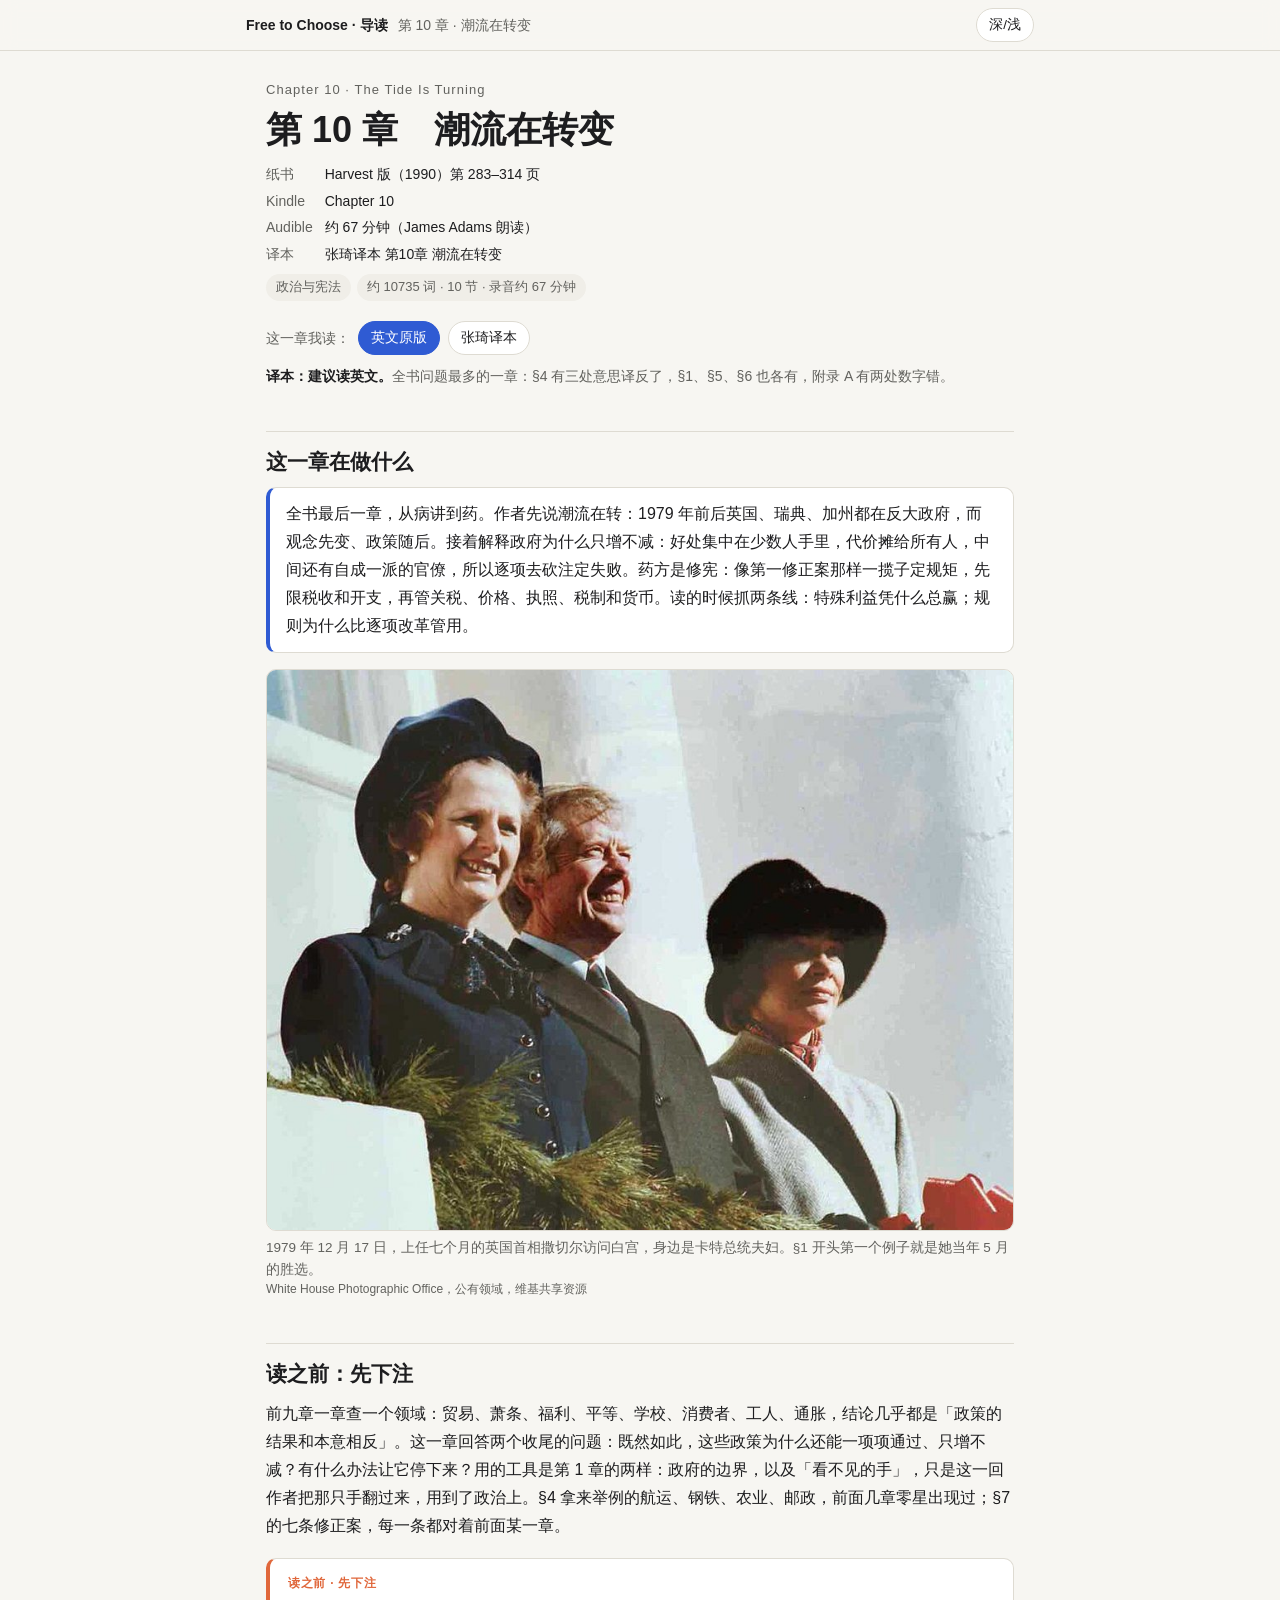
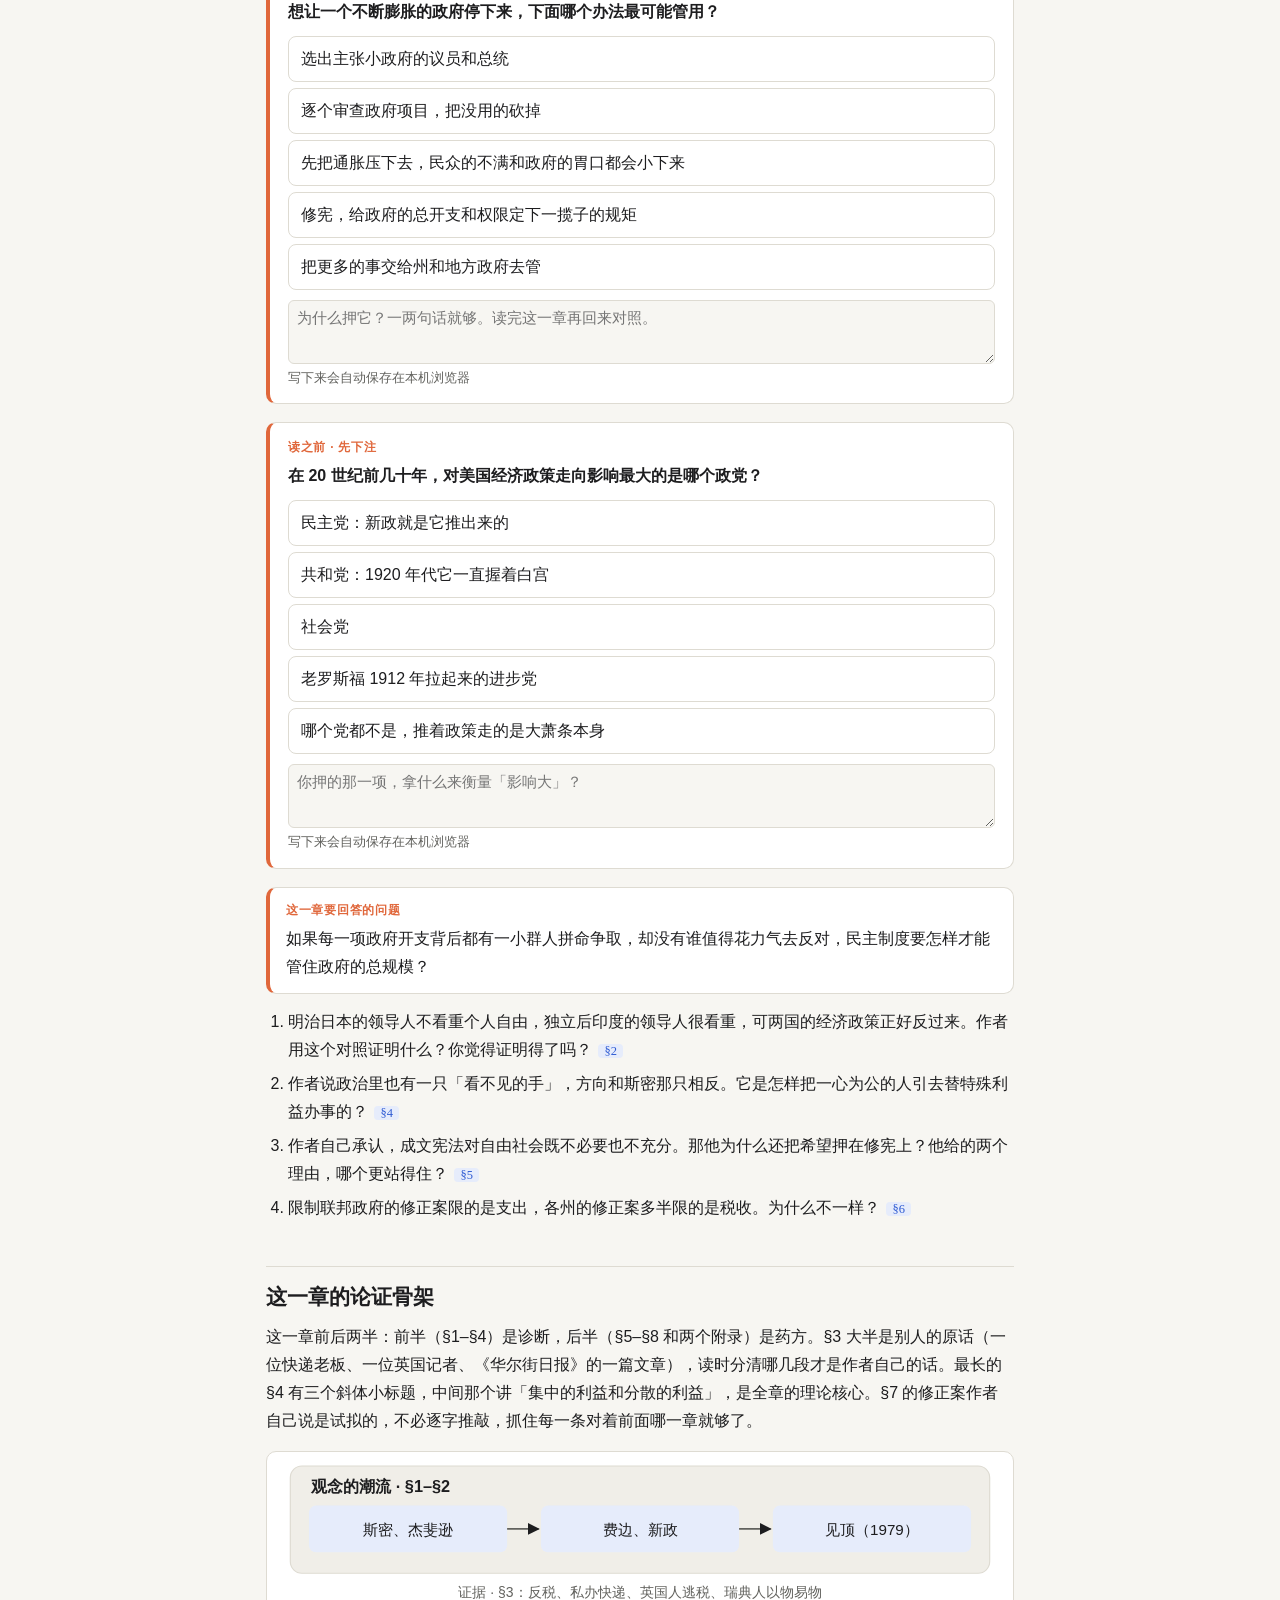
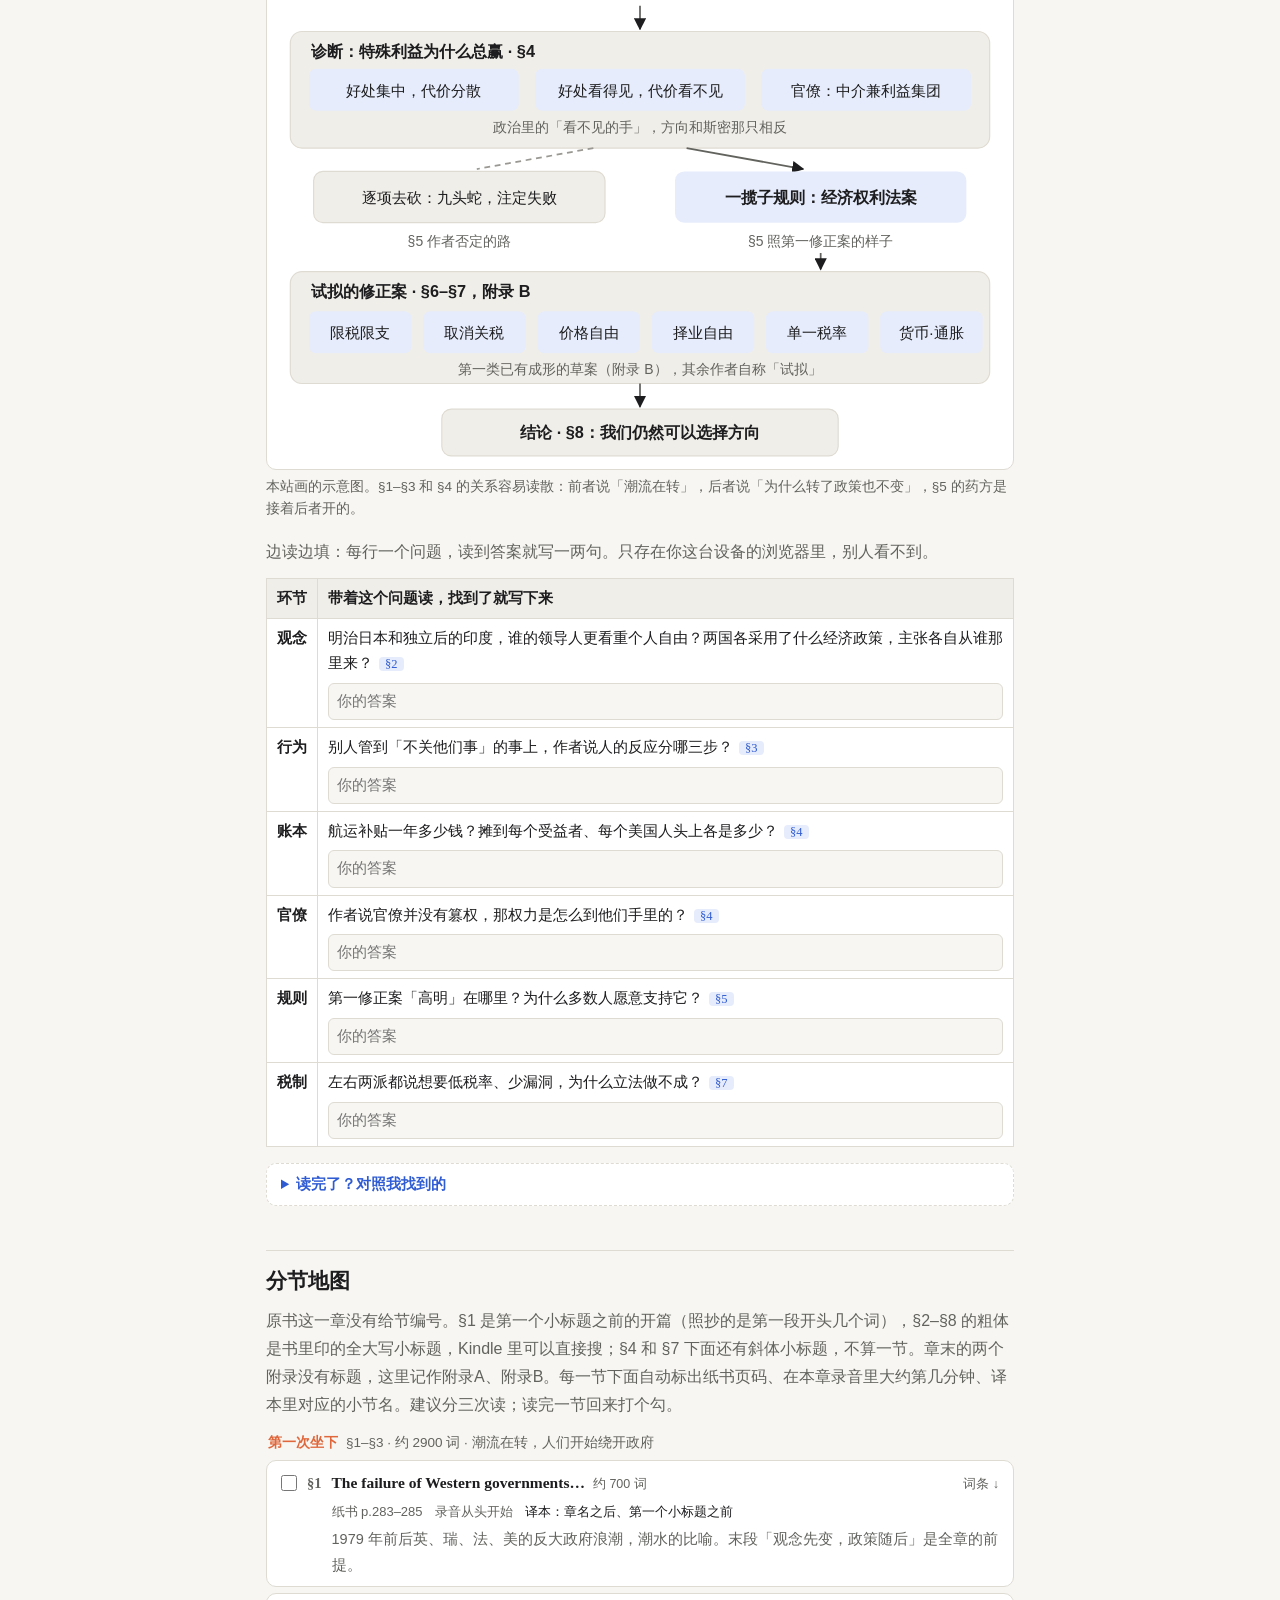
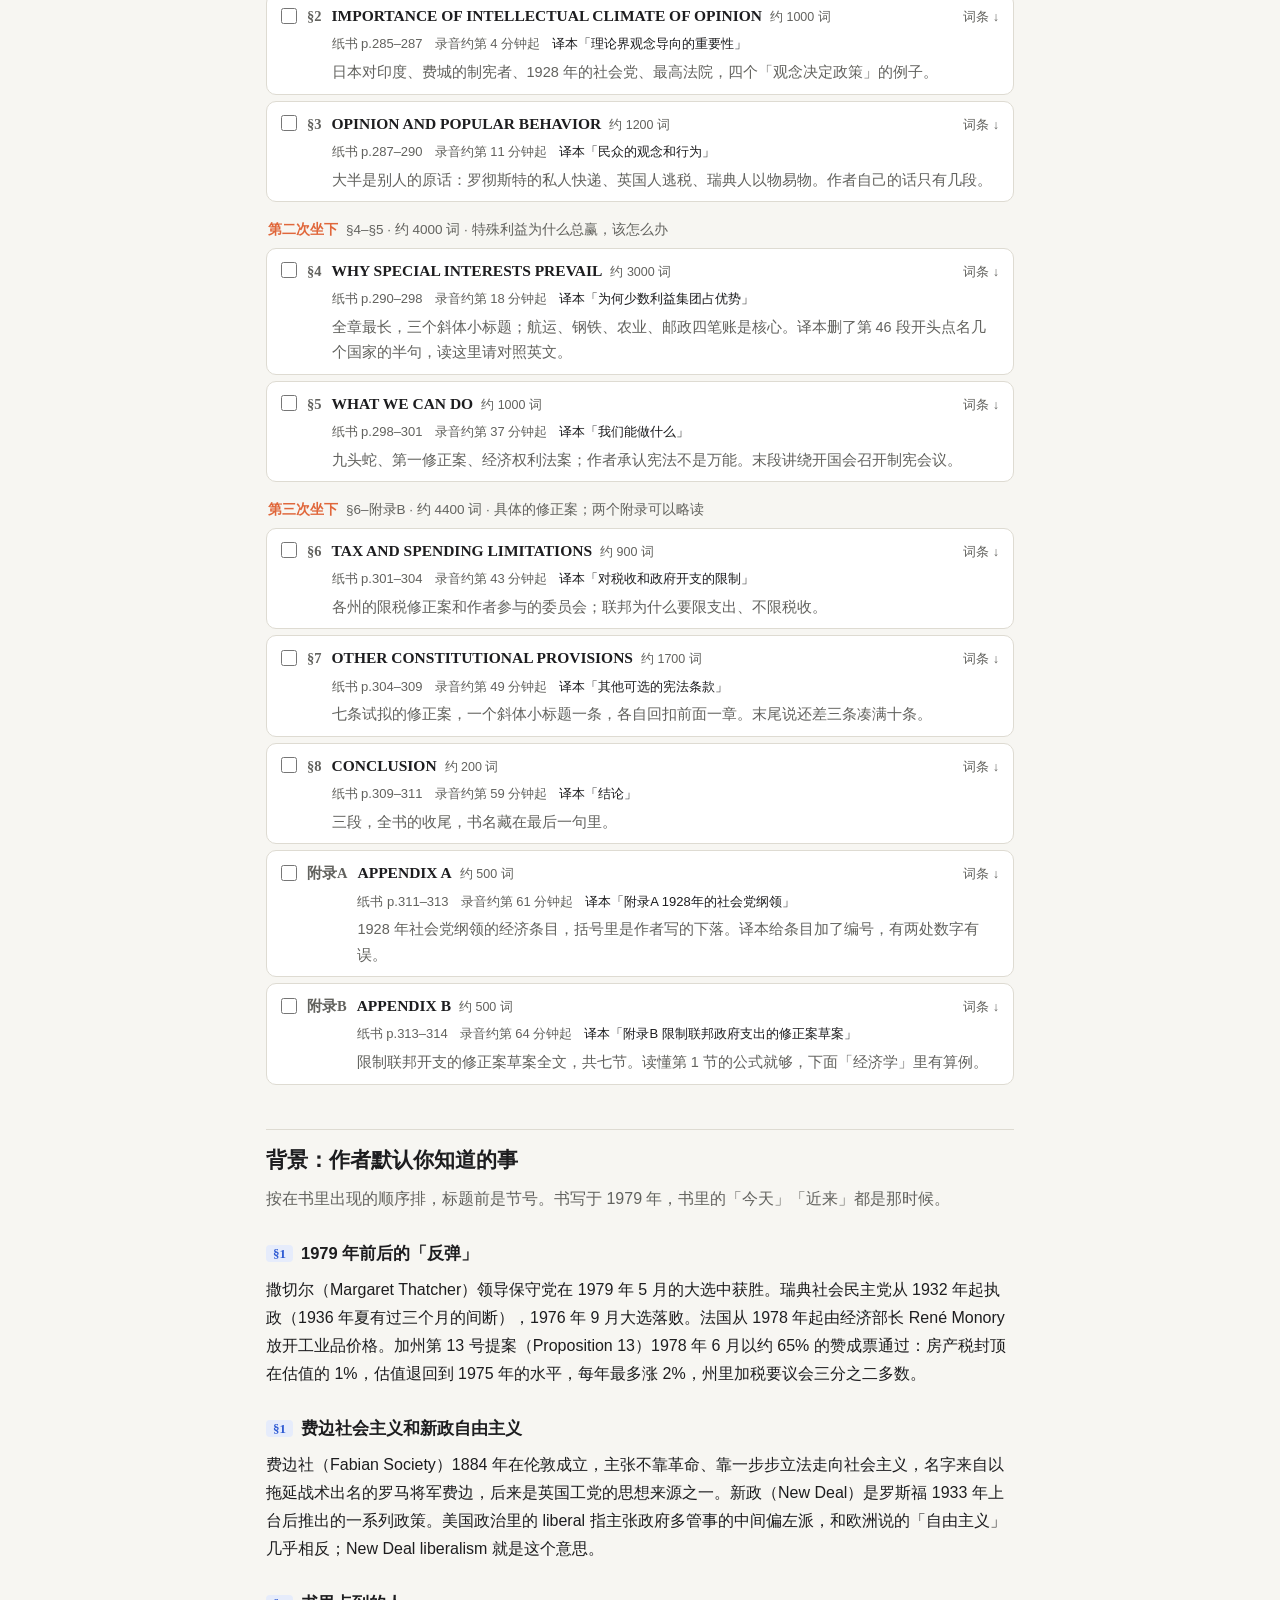
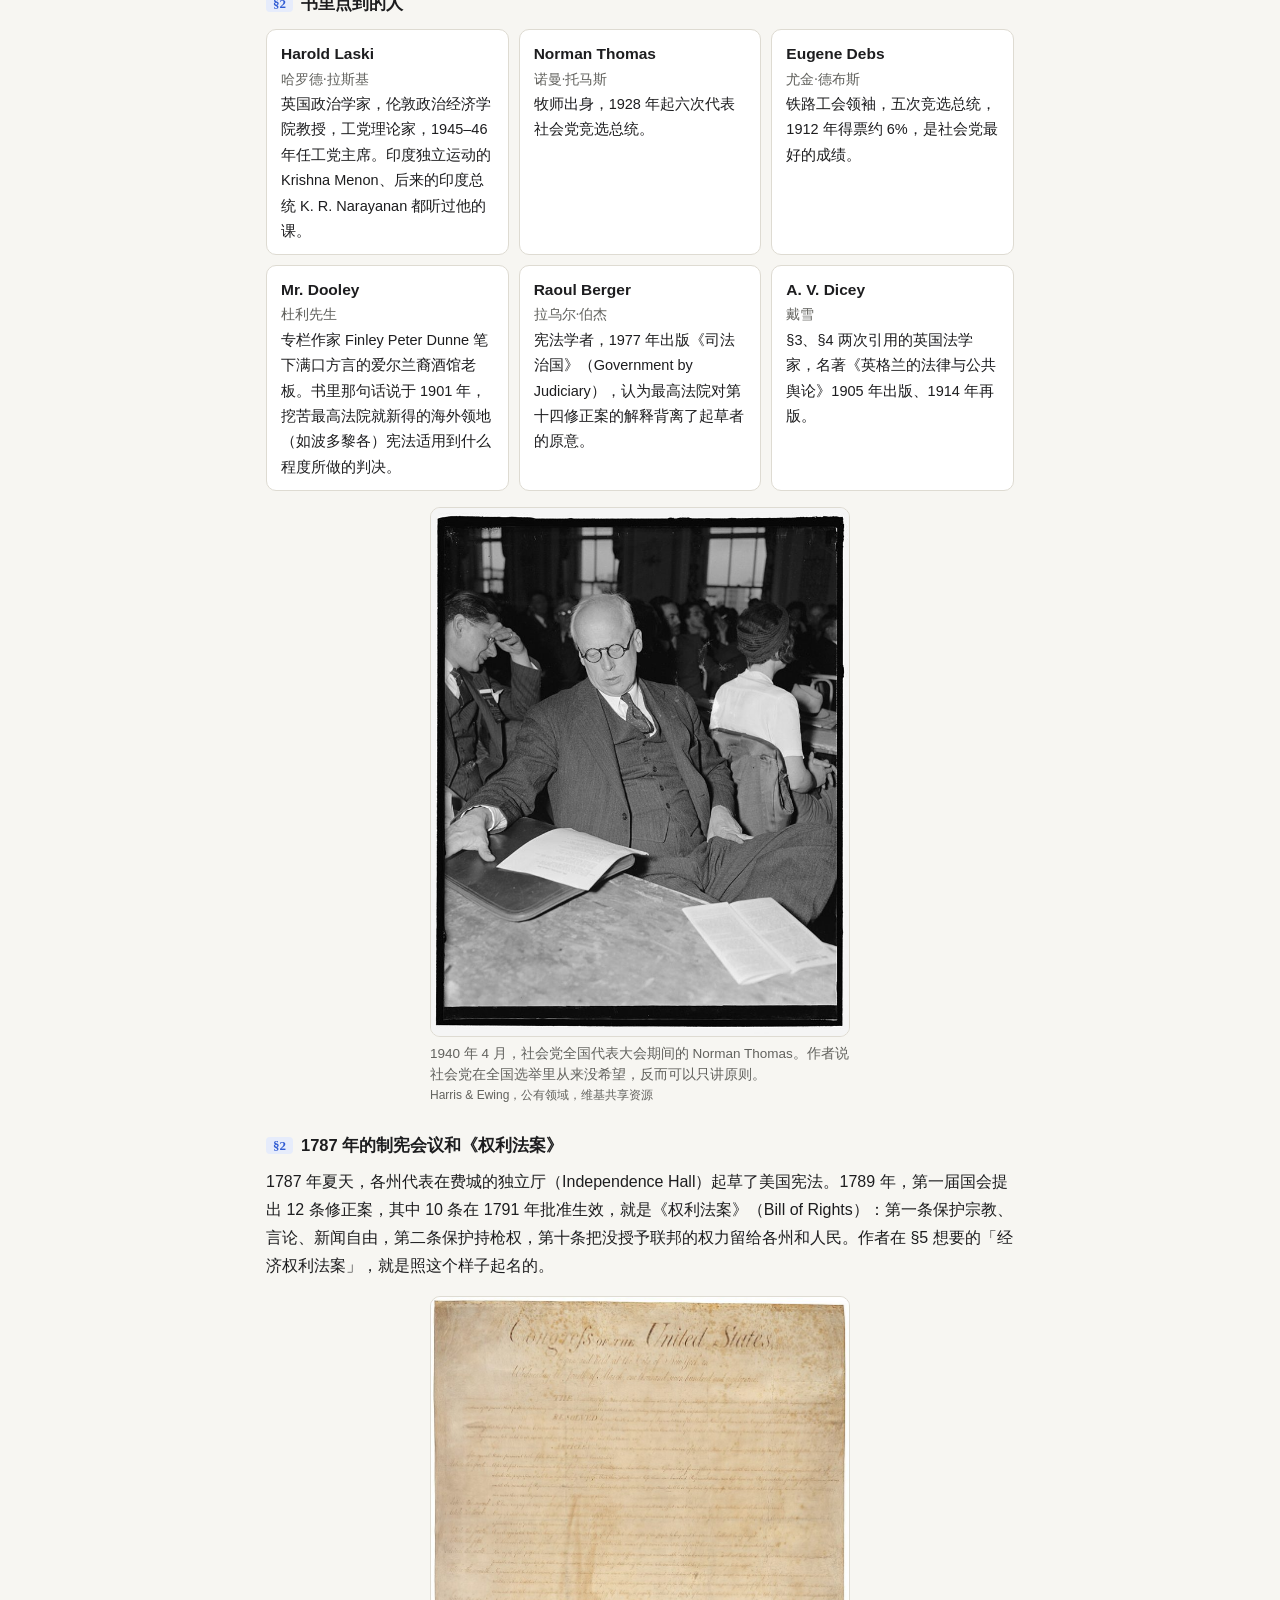
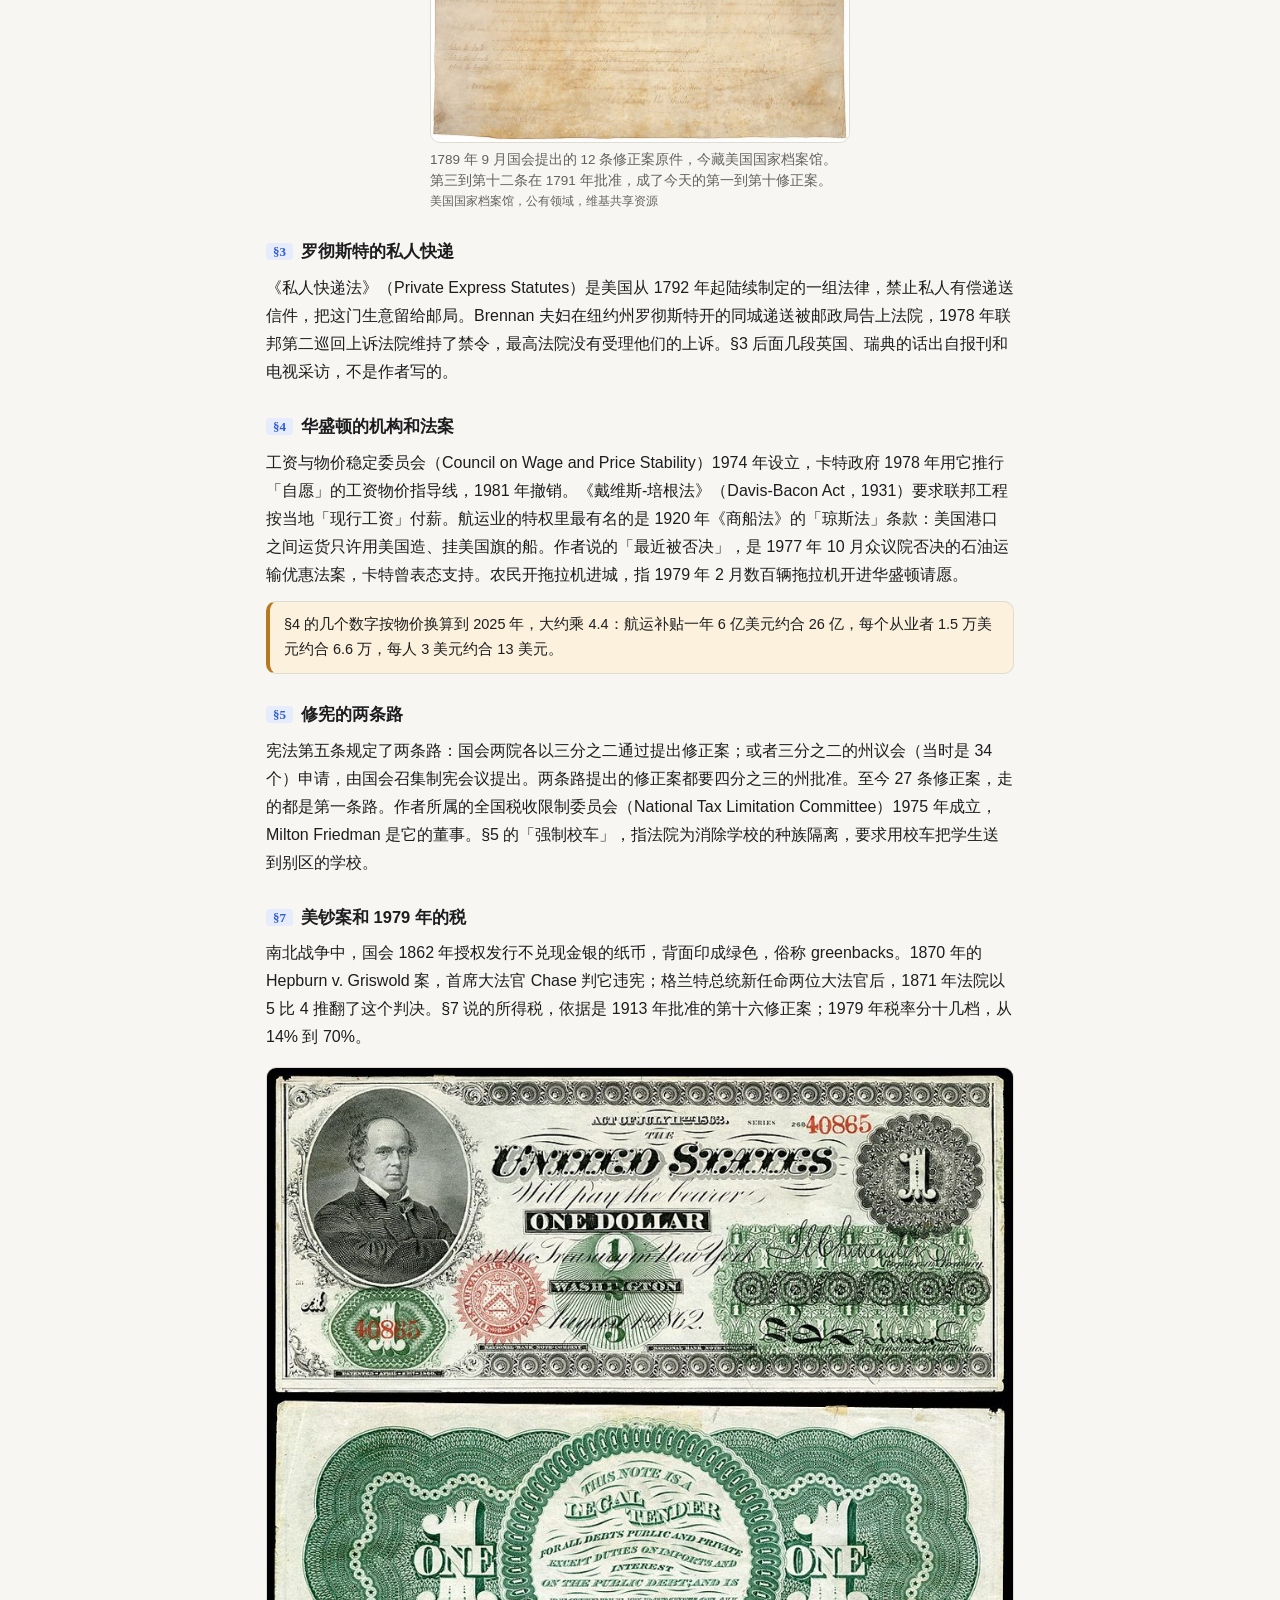
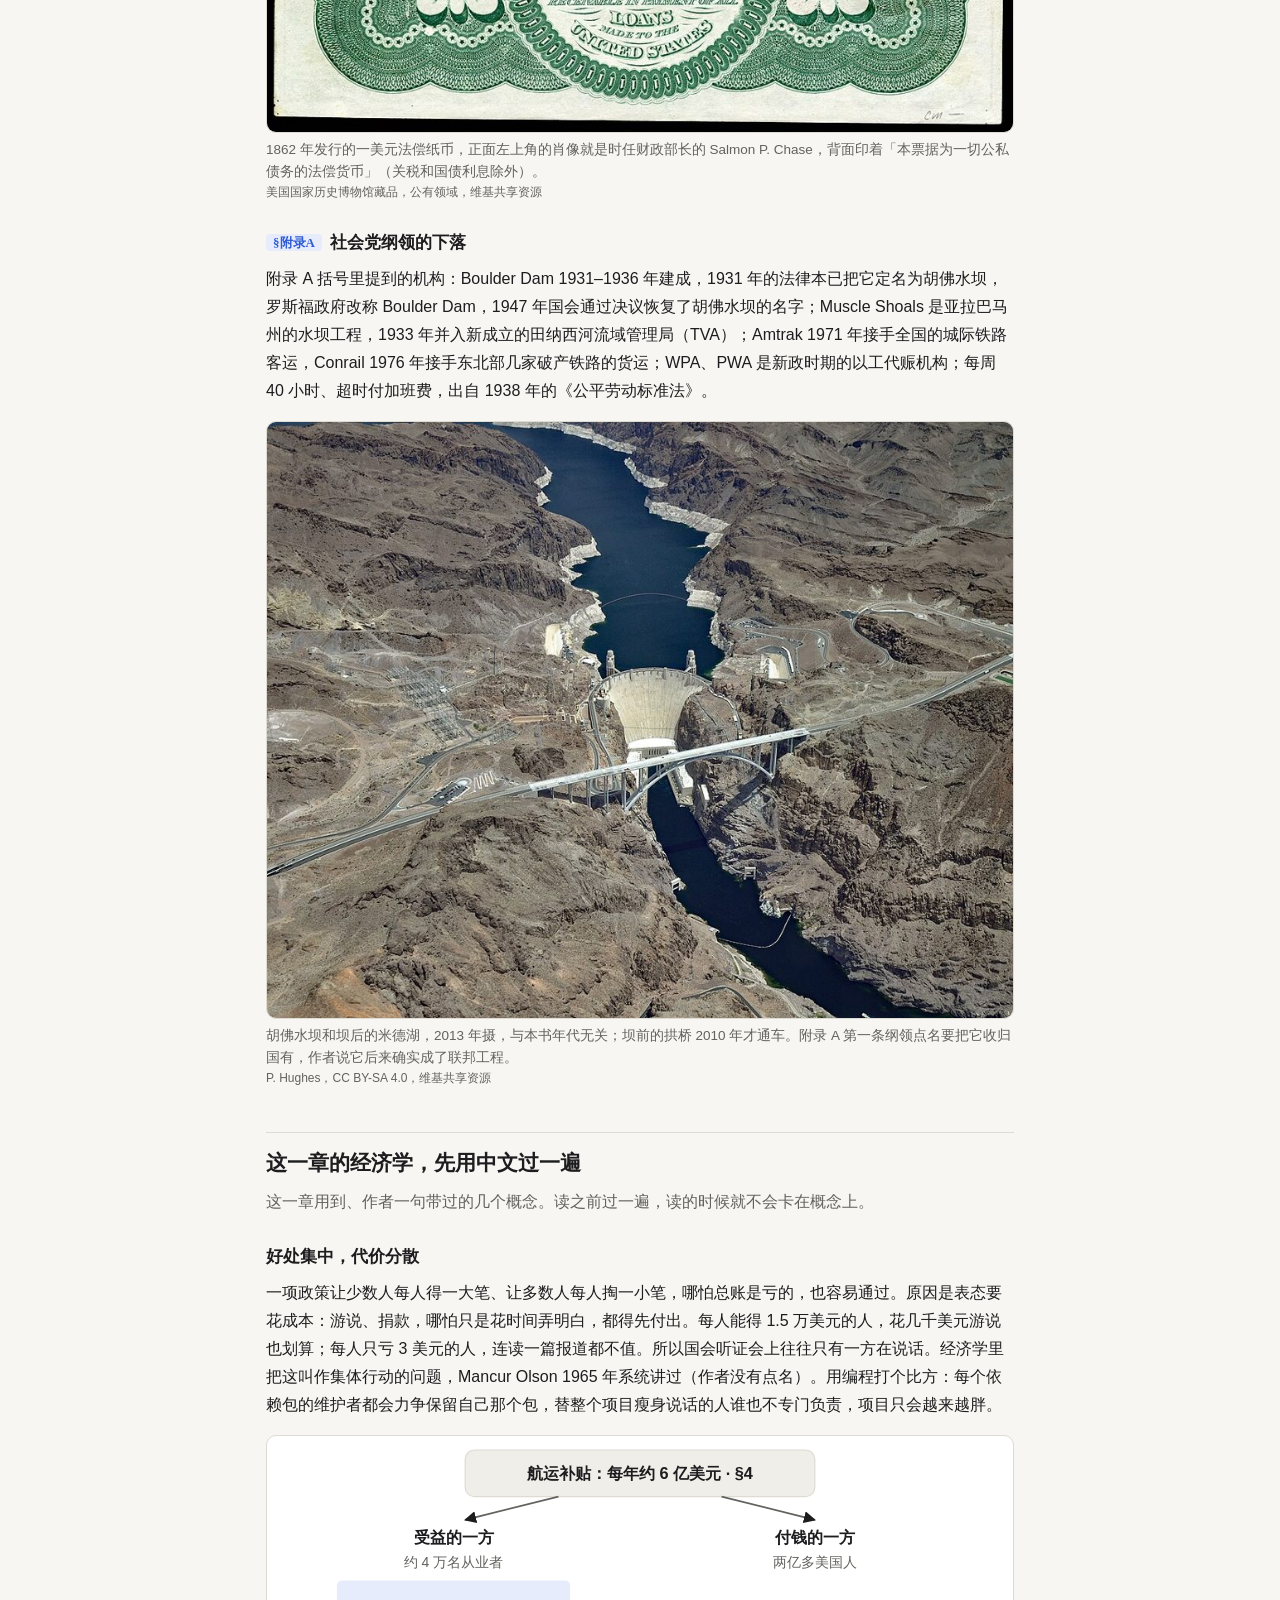
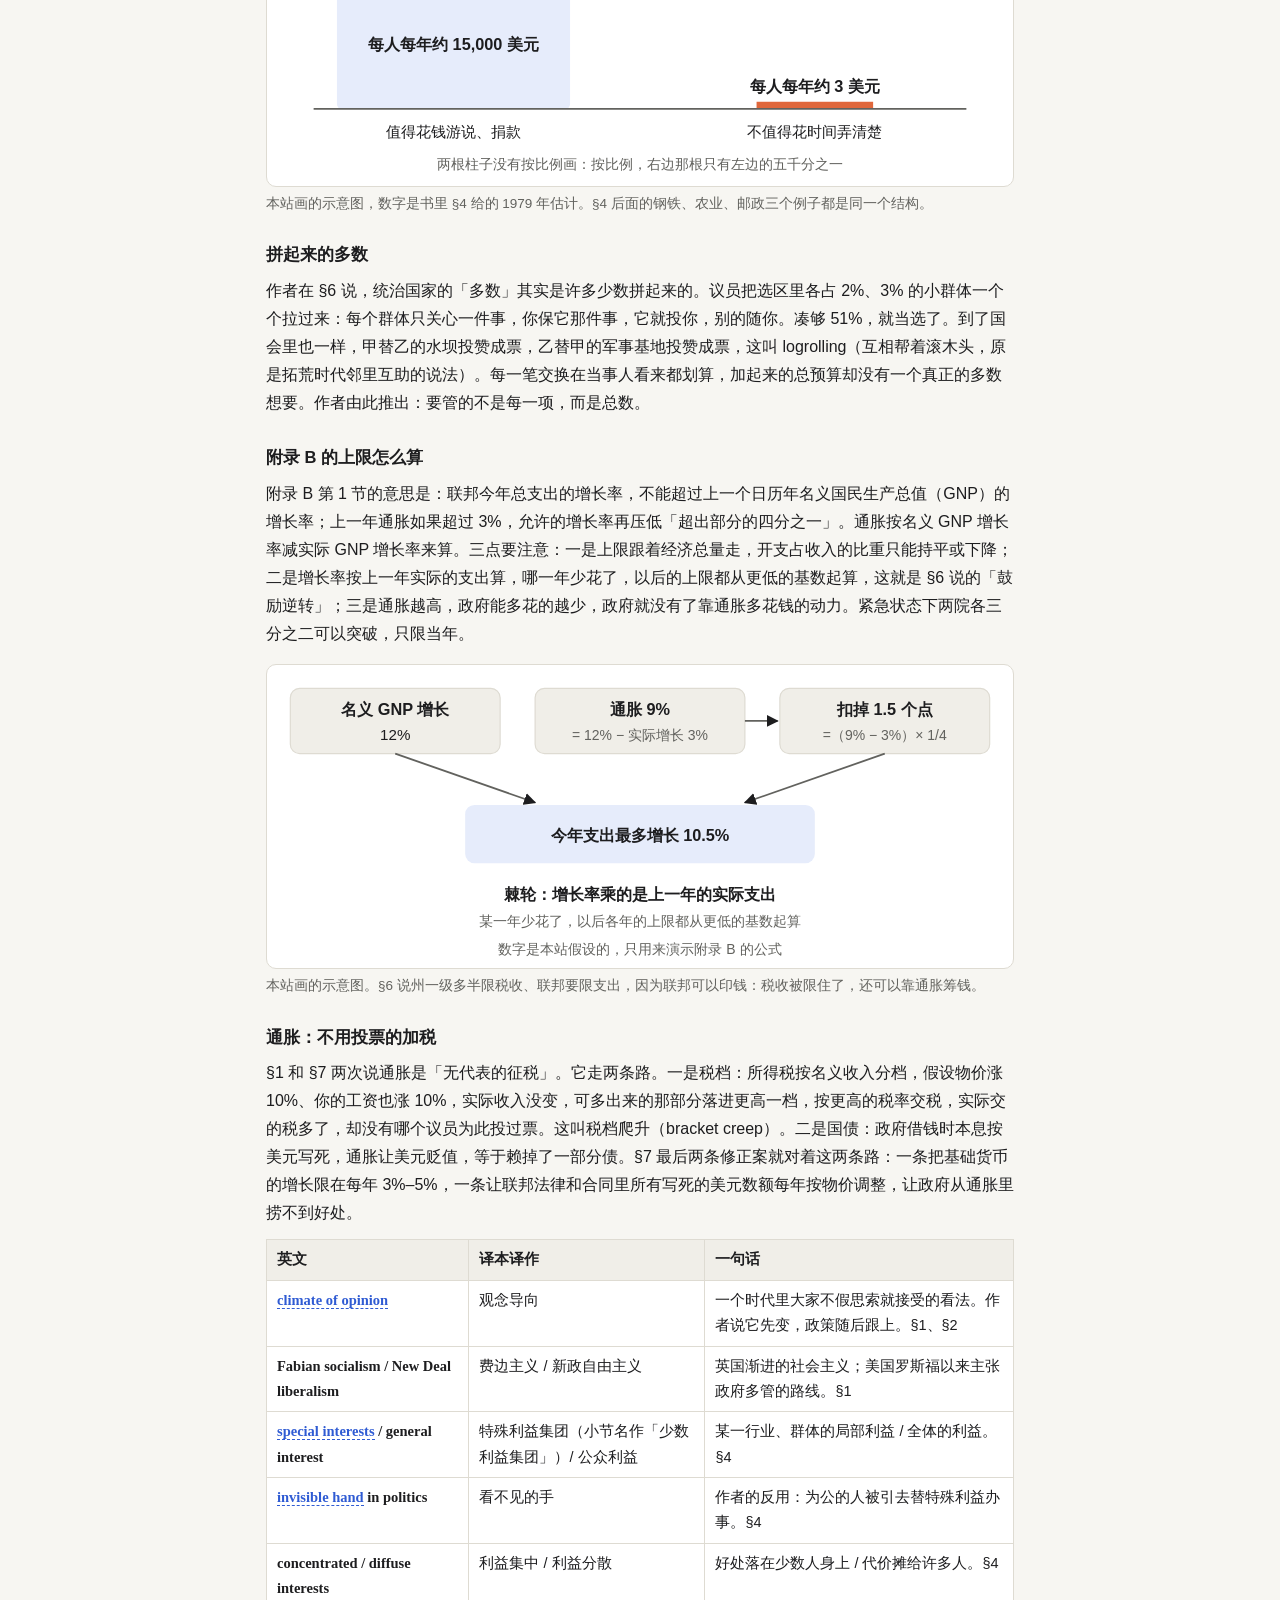
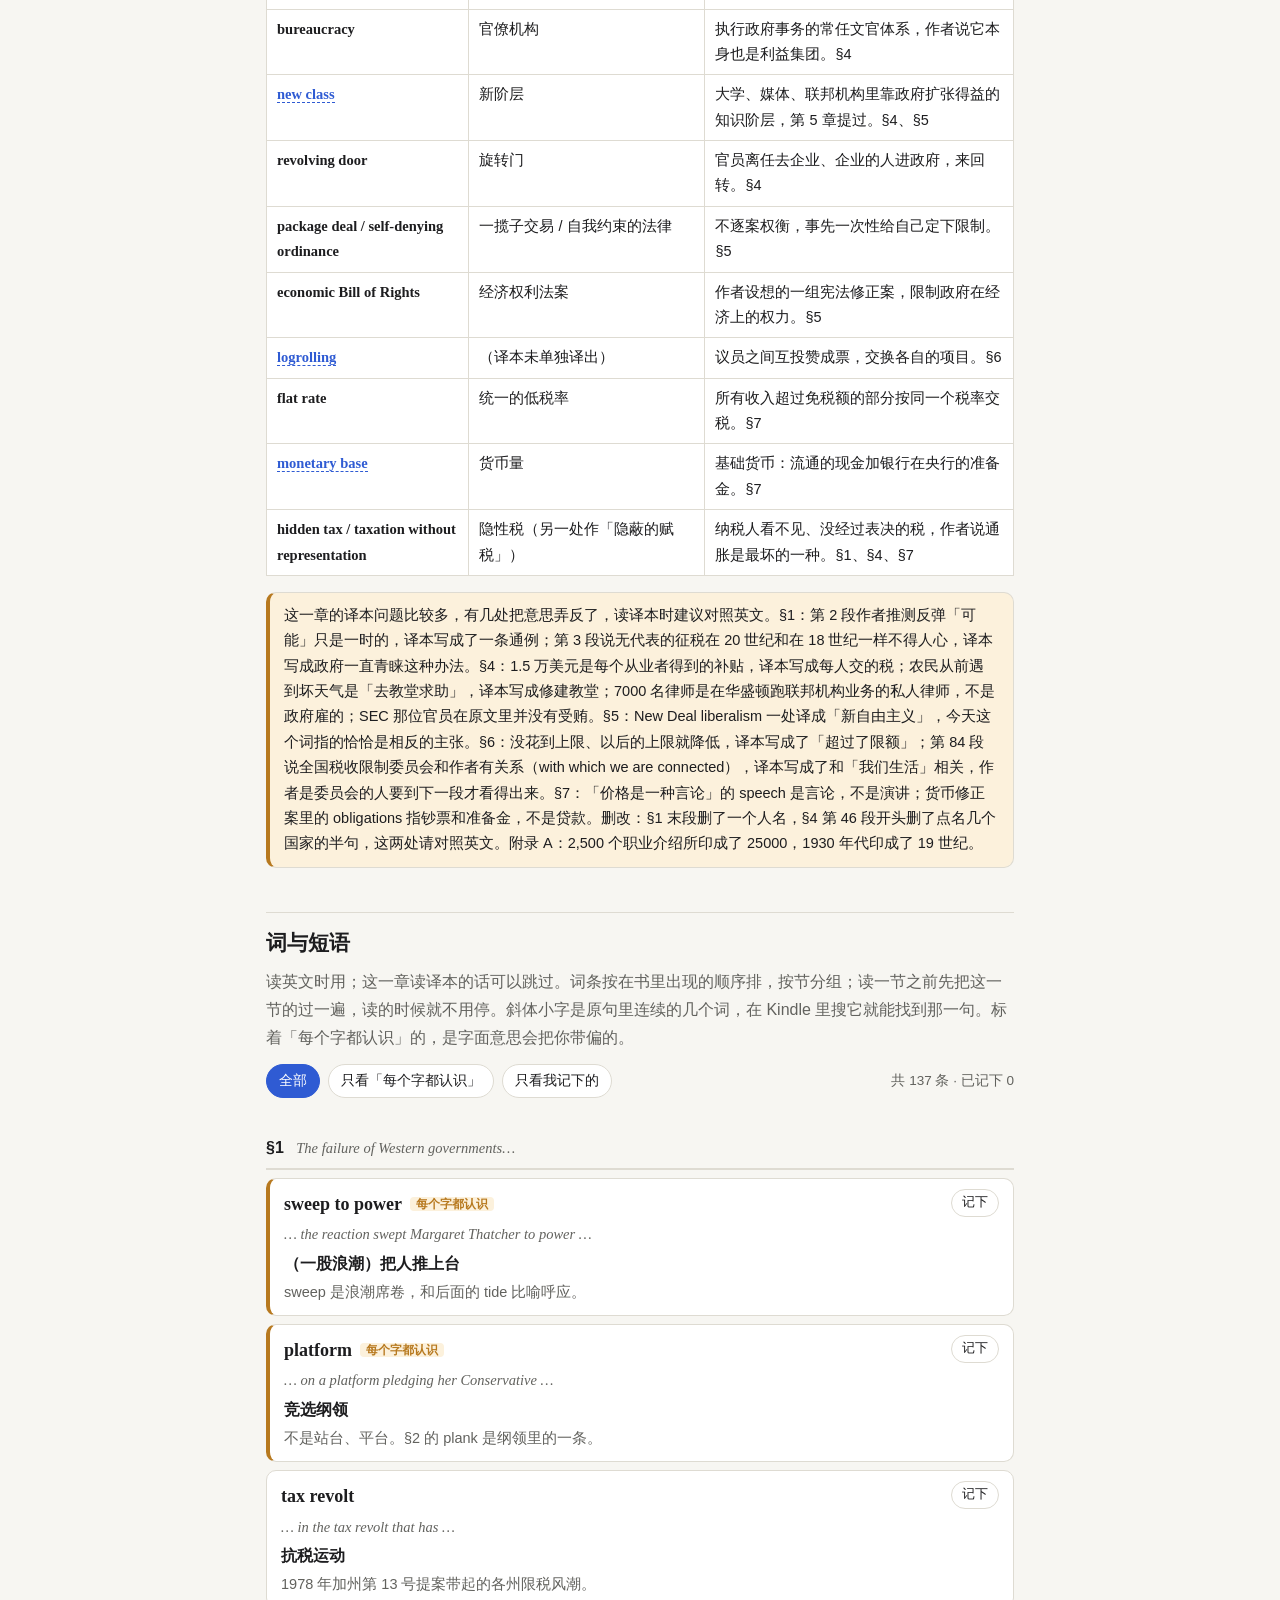
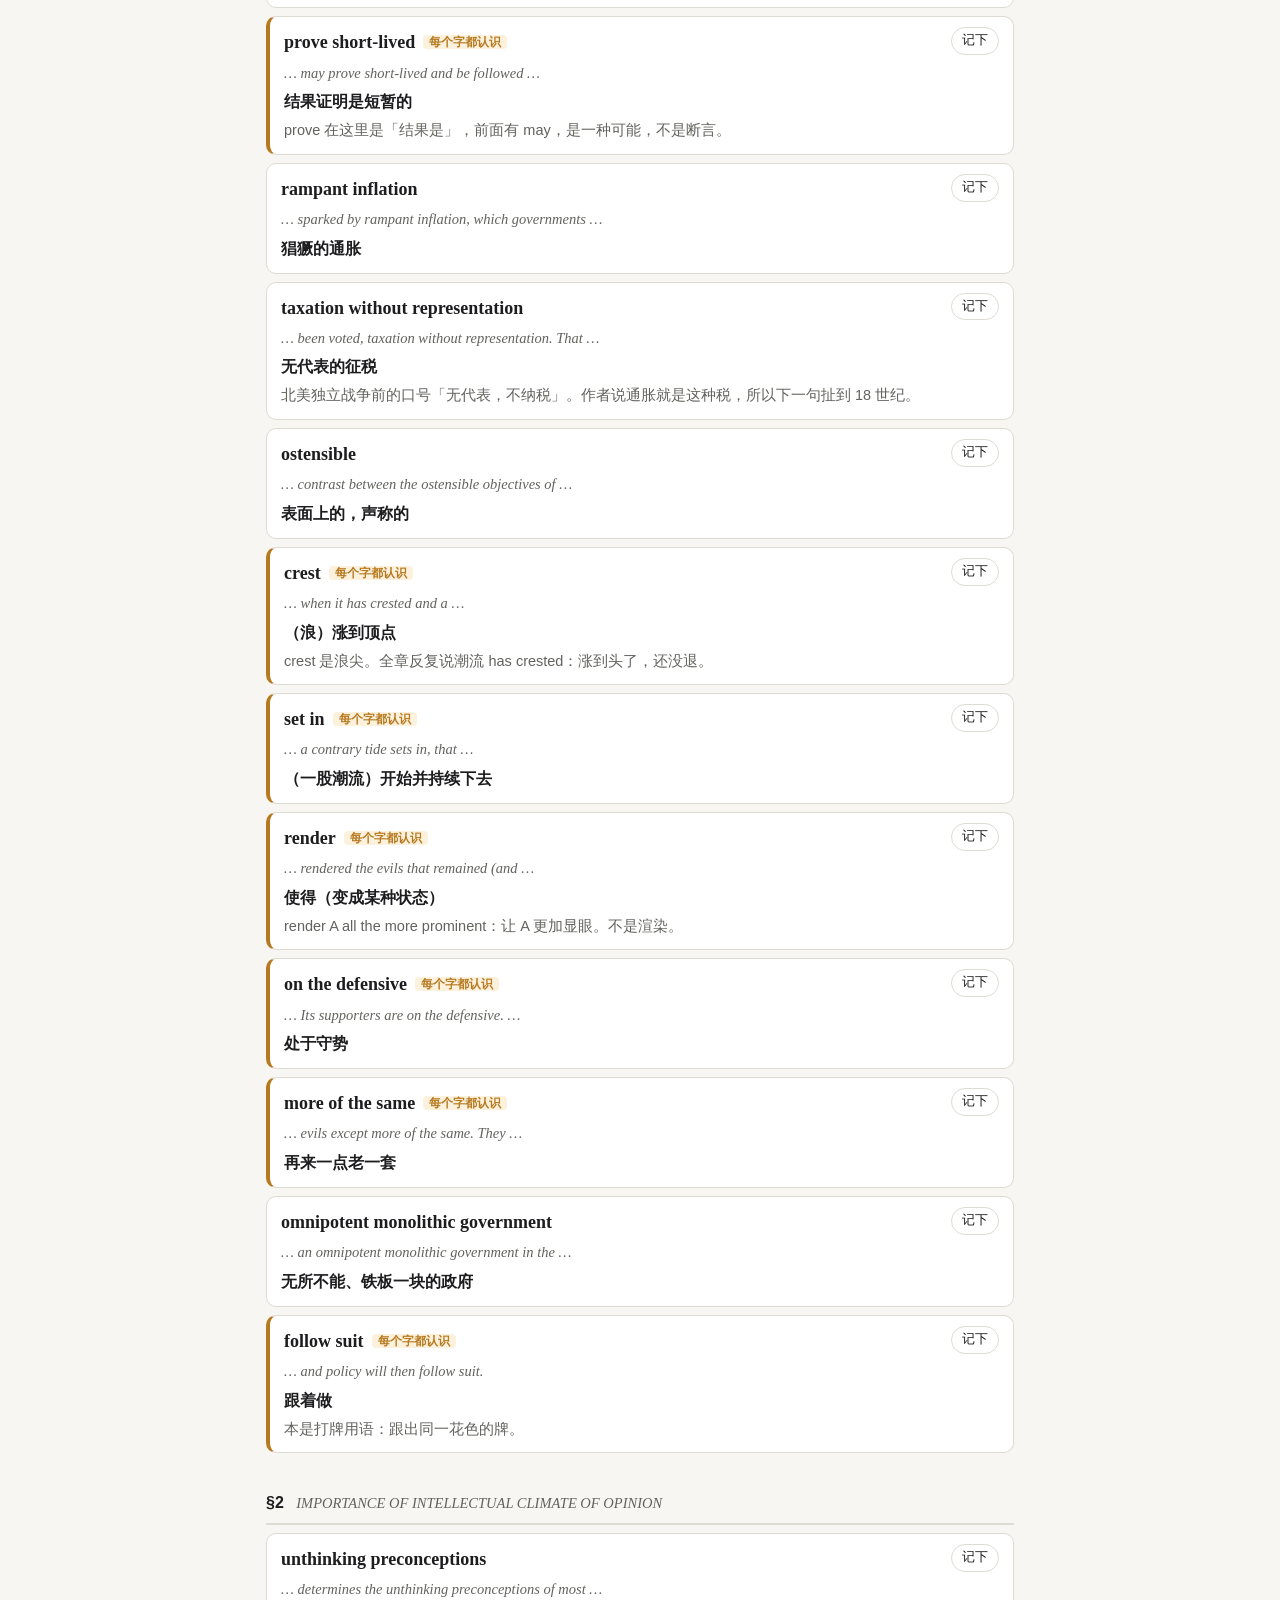
<file: chapters/10.html>
<!doctype html>
<html lang="zh-CN">
<head>
<meta charset="utf-8"><meta name="viewport" content="width=device-width, initial-scale=1">
<title>第 10 章 · 潮流在转变 · Free to Choose 导读</title>
<link rel="stylesheet" href="../assets/style.css">
<script src="../assets/chapters.js"></script>
<script src="../assets/sections.js"></script>
<script src="../assets/fc.js"></script>
</head>
<body data-chapter="10">
<main>

<h2>这一章在做什么</h2>
<div class="gist"><p>全书最后一章，从病讲到药。作者先说潮流在转：1979 年前后英国、瑞典、加州都在反大政府，而观念先变、政策随后。接着解释政府为什么只增不减：好处集中在少数人手里，代价摊给所有人，中间还有自成一派的官僚，所以逐项去砍注定失败。药方是修宪：像第一修正案那样一揽子定规矩，先限税收和开支，再管关税、价格、执照、税制和货币。读的时候抓两条线：特殊利益凭什么总赢；规则为什么比逐项改革管用。</p></div>
<figure class="fig"><img src="../assets/img/10-thatcher-carter.jpg" alt="彩色照片：三人站在白宫的白色柱子前、栏杆边，栏杆上铺着松枝。左边是戴深蓝色帽子、穿深蓝外套的女士在微笑，中间是穿深色西装的男士，右边是戴黑色毛皮帽、穿灰色大衣的女士" loading="lazy">
<figcaption>1979 年 12 月 17 日，上任七个月的英国首相撒切尔访问白宫，身边是卡特总统夫妇。§1 开头第一个例子就是她当年 5 月的胜选。<span class="src">White House Photographic Office，公有领域，维基共享资源</span></figcaption></figure>

<h2>读之前：先下注</h2>
<p>前九章一章查一个领域：贸易、萧条、福利、平等、学校、消费者、工人、通胀，结论几乎都是「政策的结果和本意相反」。这一章回答两个收尾的问题：既然如此，这些政策为什么还能一项项通过、只增不减？有什么办法让它停下来？用的工具是第 1 章的两样：政府的边界，以及「看不见的手」，只是这一回作者把那只手翻过来，用到了政治上。§4 拿来举例的航运、钢铁、农业、邮政，前面几章零星出现过；§7 的七条修正案，每一条都对着前面某一章。</p>
<div class="bet" data-key="10-a">
  <div class="q">想让一个不断膨胀的政府停下来，下面哪个办法最可能管用？</div>
  <div class="opts">
    <button>选出主张小政府的议员和总统</button>
    <button>逐个审查政府项目，把没用的砍掉</button>
    <button>先把通胀压下去，民众的不满和政府的胃口都会小下来</button>
    <button>修宪，给政府的总开支和权限定下一揽子的规矩</button>
    <button>把更多的事交给州和地方政府去管</button>
  </div>
  <textarea class="note" data-key="10-a-bet" placeholder="为什么押它？一两句话就够。读完这一章再回来对照。"></textarea>
</div>
<div class="bet" data-key="10-b">
  <div class="q">在 20 世纪前几十年，对美国经济政策走向影响最大的是哪个政党？</div>
  <div class="opts">
    <button>民主党：新政就是它推出来的</button>
    <button>共和党：1920 年代它一直握着白宫</button>
    <button>社会党</button>
    <button>老罗斯福 1912 年拉起来的进步党</button>
    <button>哪个党都不是，推着政策走的是大萧条本身</button>
  </div>
  <textarea class="note" data-key="10-b-bet" placeholder="你押的那一项，拿什么来衡量「影响大」？"></textarea>
</div>
<div class="crux"><p>如果每一项政府开支背后都有一小群人拼命争取，却没有谁值得花力气去反对，民主制度要怎样才能管住政府的总规模？</p></div>
<ol class="qs">
  <li>明治日本的领导人不看重个人自由，独立后印度的领导人很看重，可两国的经济政策正好反过来。作者用这个对照证明什么？你觉得证明得了吗？<span class="sec">§2</span></li>
  <li>作者说政治里也有一只「看不见的手」，方向和斯密那只相反。它是怎样把一心为公的人引去替特殊利益办事的？<span class="sec">§4</span></li>
  <li>作者自己承认，成文宪法对自由社会既不必要也不充分。那他为什么还把希望押在修宪上？他给的两个理由，哪个更站得住？<span class="sec">§5</span></li>
  <li>限制联邦政府的修正案限的是支出，各州的修正案多半限的是税收。为什么不一样？<span class="sec">§6</span></li>
</ol>

<h2>这一章的论证骨架</h2>
<p>这一章前后两半：前半（§1–§4）是诊断，后半（§5–§8 和两个附录）是药方。§3 大半是别人的原话（一位快递老板、一位英国记者、《华尔街日报》的一篇文章），读时分清哪几段才是作者自己的话。最长的 §4 有三个斜体小标题，中间那个讲「集中的利益和分散的利益」，是全章的理论核心。§7 的修正案作者自己说是试拟的，不必逐字推敲，抓住每一条对着前面哪一章就够了。</p>
<figure class="fig"><svg class="diagram" viewBox="0 0 640 530" role="img" aria-label="论证骨架：观念的潮流从斯密和杰斐逊转到费边和新政，到 1979 年见顶，证据是人们开始绕开政府；诊断是特殊利益总赢，原因有三：好处集中而代价分散、好处看得见而代价看不见、官僚既是中介又是利益集团；逐项去砍注定失败，作者选择一揽子规则即经济权利法案；具体是六类修正案；结论是我们仍然可以选择方向">
<defs><marker id="m10a" viewBox="0 0 10 10" refX="9" refY="5" markerWidth="7" markerHeight="7" orient="auto"><path d="M0,0 L10,5 L0,10 z" class="f-fg"/></marker></defs>
<rect x="20" y="12" width="600" height="92" rx="10" class="box"/>
<text x="38" y="34" class="t-b">观念的潮流 · §1–§2</text>
<rect x="36" y="46" width="170" height="40" rx="6" class="f-soft"/><text x="121" y="71" text-anchor="middle">斯密、杰斐逊</text>
<rect x="235" y="46" width="170" height="40" rx="6" class="f-soft"/><text x="320" y="71" text-anchor="middle">费边、新政</text>
<rect x="434" y="46" width="170" height="40" rx="6" class="f-soft"/><text x="519" y="71" text-anchor="middle">见顶（1979）</text>
<line x1="206" y1="66" x2="233" y2="66" class="ln" marker-end="url(#m10a)"/>
<line x1="405" y1="66" x2="432" y2="66" class="ln" marker-end="url(#m10a)"/>
<text x="320" y="124" text-anchor="middle" class="t-m">证据 · §3：反税、私办快递、英国人逃税、瑞典人以物易物</text>
<line x1="320" y1="132" x2="320" y2="152" class="ln" marker-end="url(#m10a)"/>
<rect x="20" y="154" width="600" height="100" rx="10" class="box"/>
<text x="38" y="176" class="t-b">诊断：特殊利益为什么总赢 · §4</text>
<rect x="36" y="186" width="180" height="36" rx="6" class="f-soft"/><text x="126" y="209" text-anchor="middle">好处集中，代价分散</text>
<rect x="230" y="186" width="180" height="36" rx="6" class="f-soft"/><text x="320" y="209" text-anchor="middle">好处看得见，代价看不见</text>
<rect x="424" y="186" width="180" height="36" rx="6" class="f-soft"/><text x="514" y="209" text-anchor="middle">官僚：中介兼利益集团</text>
<text x="320" y="240" text-anchor="middle" class="t-m">政治里的「看不见的手」，方向和斯密那只相反</text>
<line x1="280" y1="254" x2="180" y2="272" class="ln-d"/>
<line x1="360" y1="254" x2="460" y2="272" class="ln" marker-end="url(#m10a)"/>
<rect x="40" y="274" width="250" height="44" rx="8" class="box"/>
<text x="165" y="301" text-anchor="middle">逐项去砍：九头蛇，注定失败</text>
<rect x="350" y="274" width="250" height="44" rx="8" class="f-soft"/>
<text x="475" y="301" text-anchor="middle" class="t-b">一揽子规则：经济权利法案</text>
<text x="165" y="338" text-anchor="middle" class="t-m">§5 作者否定的路</text>
<text x="475" y="338" text-anchor="middle" class="t-m">§5 照第一修正案的样子</text>
<line x1="475" y1="344" x2="475" y2="358" class="ln" marker-end="url(#m10a)"/>
<rect x="20" y="360" width="600" height="96" rx="10" class="box"/>
<text x="38" y="382" class="t-b">试拟的修正案 · §6–§7，附录 B</text>
<rect x="36" y="394" width="88" height="36" rx="6" class="f-soft"/><text x="80" y="417" text-anchor="middle">限税限支</text>
<rect x="134" y="394" width="88" height="36" rx="6" class="f-soft"/><text x="178" y="417" text-anchor="middle">取消关税</text>
<rect x="232" y="394" width="88" height="36" rx="6" class="f-soft"/><text x="276" y="417" text-anchor="middle">价格自由</text>
<rect x="330" y="394" width="88" height="36" rx="6" class="f-soft"/><text x="374" y="417" text-anchor="middle">择业自由</text>
<rect x="428" y="394" width="88" height="36" rx="6" class="f-soft"/><text x="472" y="417" text-anchor="middle">单一税率</text>
<rect x="526" y="394" width="88" height="36" rx="6" class="f-soft"/><text x="570" y="417" text-anchor="middle">货币·通胀</text>
<text x="320" y="448" text-anchor="middle" class="t-m">第一类已有成形的草案（附录 B），其余作者自称「试拟」</text>
<line x1="320" y1="456" x2="320" y2="476" class="ln" marker-end="url(#m10a)"/>
<rect x="150" y="478" width="340" height="40" rx="8" class="box"/>
<text x="320" y="503" text-anchor="middle" class="t-b">结论 · §8：我们仍然可以选择方向</text>
</svg>
<figcaption>本站画的示意图。§1–§3 和 §4 的关系容易读散：前者说「潮流在转」，后者说「为什么转了政策也不变」，§5 的药方是接着后者开的。</figcaption></figure>
<p class="lede">边读边填：每行一个问题，读到答案就写一两句。只存在你这台设备的浏览器里，别人看不到。</p>
<div class="table-wrap"><table class="findit">
  <tr><th>环节</th><th>带着这个问题读，找到了就写下来</th></tr>
  <tr><td>观念</td><td><p class="q">明治日本和独立后的印度，谁的领导人更看重个人自由？两国各采用了什么经济政策，主张各自从谁那里来？<span class="sec">§2</span></p><input class="note" data-key="10-f1" aria-label="观念：你的答案" placeholder="你的答案"></td></tr>
  <tr><td>行为</td><td><p class="q">别人管到「不关他们事」的事上，作者说人的反应分哪三步？<span class="sec">§3</span></p><input class="note" data-key="10-f2" aria-label="行为：你的答案" placeholder="你的答案"></td></tr>
  <tr><td>账本</td><td><p class="q">航运补贴一年多少钱？摊到每个受益者、每个美国人头上各是多少？<span class="sec">§4</span></p><input class="note" data-key="10-f3" aria-label="账本：你的答案" placeholder="你的答案"></td></tr>
  <tr><td>官僚</td><td><p class="q">作者说官僚并没有篡权，那权力是怎么到他们手里的？<span class="sec">§4</span></p><input class="note" data-key="10-f4" aria-label="官僚：你的答案" placeholder="你的答案"></td></tr>
  <tr><td>规则</td><td><p class="q">第一修正案「高明」在哪里？为什么多数人愿意支持它？<span class="sec">§5</span></p><input class="note" data-key="10-f5" aria-label="规则：你的答案" placeholder="你的答案"></td></tr>
  <tr><td>税制</td><td><p class="q">左右两派都说想要低税率、少漏洞，为什么立法做不成？<span class="sec">§7</span></p><input class="note" data-key="10-f6" aria-label="税制：你的答案" placeholder="你的答案"></td></tr>
</table></div>
<details class="reveal"><summary>读完了？对照我找到的</summary><ul>
  <li>观念：明治领导人不看重自由，却用了自由贸易和私人企业；印度领导人热爱民主自由，却用了集中计划。两种主张都出自英国：斯密和 Laski。</li>
  <li>行为：先是愤恨，再想合法的办法绕开，最后对法律普遍失去尊重。作者说可悲但免不了。</li>
  <li>账本：约 6 亿美元；4 万名从业者每人约 1.5 万美元；两亿多人每人约 3 美元，四口之家 12 美元。</li>
  <li>官僚：是被塞过去的。复杂的事只能授权；两拨官僚的授权打架，又只能再授权给第三拨去协调。</li>
  <li>规则：不逐案权衡，一律不许国会立法限制言论；人在少数时怕被管的感受，比在多数时想管别人的劲头强，而人人都有当少数的时候。</li>
  <li>税制：左派怕拿降税率换堵漏洞，新漏洞很快冒出来；右派怕拿堵漏洞换降税率，累进很快又变陡。作者说两边都对，只有修宪能让交易算数。</li>
</ul></details>

<h2>分节地图</h2>
<p class="lede">原书这一章没有给节编号。§1 是第一个小标题之前的开篇（照抄的是第一段开头几个词），§2–§8 的粗体是书里印的全大写小标题，Kindle 里可以直接搜；§4 和 §7 下面还有斜体小标题，不算一节。章末的两个附录没有标题，这里记作附录A、附录B。每一节下面自动标出纸书页码、在本章录音里大约第几分钟、译本里对应的小节名。建议分三次读；读完一节回来打个勾。</p>
<ol class="secmap">
  <li class="sit">第一次坐下<span>§1–§3 · 约 2900 词 · 潮流在转，人们开始绕开政府</span></li>
  <li data-sec="1"><b>The failure of Western governments…<span class="w">约 700 词</span></b><span class="what">1979 年前后英、瑞、法、美的反大政府浪潮，潮水的比喻。末段「观念先变，政策随后」是全章的前提。</span></li>
  <li data-sec="2"><b>IMPORTANCE OF INTELLECTUAL CLIMATE OF OPINION<span class="w">约 1000 词</span></b><span class="what">日本对印度、费城的制宪者、1928 年的社会党、最高法院，四个「观念决定政策」的例子。</span></li>
  <li data-sec="3"><b>OPINION AND POPULAR BEHAVIOR<span class="w">约 1200 词</span></b><span class="what">大半是别人的原话：罗彻斯特的私人快递、英国人逃税、瑞典人以物易物。作者自己的话只有几段。</span></li>
  <li class="sit">第二次坐下<span>§4–§5 · 约 4000 词 · 特殊利益为什么总赢，该怎么办</span></li>
  <li data-sec="4"><b>WHY SPECIAL INTERESTS PREVAIL<span class="w">约 3000 词</span></b><span class="what">全章最长，三个斜体小标题；航运、钢铁、农业、邮政四笔账是核心。译本删了第 46 段开头点名几个国家的半句，读这里请对照英文。</span></li>
  <li data-sec="5"><b>WHAT WE CAN DO<span class="w">约 1000 词</span></b><span class="what">九头蛇、第一修正案、经济权利法案；作者承认宪法不是万能。末段讲绕开国会召开制宪会议。</span></li>
  <li class="sit">第三次坐下<span>§6–附录B · 约 4400 词 · 具体的修正案；两个附录可以略读</span></li>
  <li data-sec="6"><b>TAX AND SPENDING LIMITATIONS<span class="w">约 900 词</span></b><span class="what">各州的限税修正案和作者参与的委员会；联邦为什么要限支出、不限税收。</span></li>
  <li data-sec="7"><b>OTHER CONSTITUTIONAL PROVISIONS<span class="w">约 1700 词</span></b><span class="what">七条试拟的修正案，一个斜体小标题一条，各自回扣前面一章。末尾说还差三条凑满十条。</span></li>
  <li data-sec="8"><b>CONCLUSION<span class="w">约 200 词</span></b><span class="what">三段，全书的收尾，书名藏在最后一句里。</span></li>
  <li data-sec="附录A"><b>APPENDIX A<span class="w">约 500 词</span></b><span class="what">1928 年社会党纲领的经济条目，括号里是作者写的下落。译本给条目加了编号，有两处数字有误。</span></li>
  <li data-sec="附录B"><b>APPENDIX B<span class="w">约 500 词</span></b><span class="what">限制联邦开支的修正案草案全文，共七节。读懂第 1 节的公式就够，下面「经济学」里有算例。</span></li>
</ol>

<h2>背景：作者默认你知道的事</h2>
<p class="lede">按在书里出现的顺序排，标题前是节号。书写于 1979 年，书里的「今天」「近来」都是那时候。</p>

<h3><span class="sec">§1</span>1979 年前后的「反弹」</h3>
<p>撒切尔（Margaret Thatcher）领导保守党在 1979 年 5 月的大选中获胜。瑞典社会民主党从 1932 年起执政（1936 年夏有过三个月的间断），1976 年 9 月大选落败。法国从 1978 年起由经济部长 René Monory 放开工业品价格。加州第 13 号提案（Proposition 13）1978 年 6 月以约 65% 的赞成票通过：房产税封顶在估值的 1%，估值退回到 1975 年的水平，每年最多涨 2%，州里加税要议会三分之二多数。</p>

<h3><span class="sec">§1</span>费边社会主义和新政自由主义</h3>
<p>费边社（Fabian Society）1884 年在伦敦成立，主张不靠革命、靠一步步立法走向社会主义，名字来自以拖延战术出名的罗马将军费边，后来是英国工党的思想来源之一。新政（New Deal）是罗斯福 1933 年上台后推出的一系列政策。美国政治里的 liberal 指主张政府多管事的中间偏左派，和欧洲说的「自由主义」几乎相反；New Deal liberalism 就是这个意思。</p>

<h3><span class="sec">§2</span>书里点到的人</h3>
<div class="who">
  <div><b>Harold Laski</b><span class="en">哈罗德·拉斯基</span>英国政治学家，伦敦政治经济学院教授，工党理论家，1945–46 年任工党主席。印度独立运动的 Krishna Menon、后来的印度总统 K. R. Narayanan 都听过他的课。</div>
  <div><b>Norman Thomas</b><span class="en">诺曼·托马斯</span>牧师出身，1928 年起六次代表社会党竞选总统。</div>
  <div><b>Eugene Debs</b><span class="en">尤金·德布斯</span>铁路工会领袖，五次竞选总统，1912 年得票约 6%，是社会党最好的成绩。</div>
  <div><b>Mr. Dooley</b><span class="en">杜利先生</span>专栏作家 Finley Peter Dunne 笔下满口方言的爱尔兰裔酒馆老板。书里那句话说于 1901 年，挖苦最高法院就新得的海外领地（如波多黎各）宪法适用到什么程度所做的判决。</div>
  <div><b>Raoul Berger</b><span class="en">拉乌尔·伯杰</span>宪法学者，1977 年出版《司法治国》（Government by Judiciary），认为最高法院对第十四修正案的解释背离了起草者的原意。</div>
  <div><b>A. V. Dicey</b><span class="en">戴雪</span>§3、§4 两次引用的英国法学家，名著《英格兰的法律与公共舆论》1905 年出版、1914 年再版。</div>
</div>
<figure class="fig narrow"><img src="../assets/img/10-norman-thomas.jpg" alt="黑白照片：一位戴圆框眼镜、穿三件套西装的秃顶老人斜靠在会场的长桌边，手按着一个文件夹，桌上摊着几张纸，背后坐满了人" loading="lazy">
<figcaption>1940 年 4 月，社会党全国代表大会期间的 Norman Thomas。作者说社会党在全国选举里从来没希望，反而可以只讲原则。<span class="src">Harris &amp; Ewing，公有领域，维基共享资源</span></figcaption></figure>

<h3><span class="sec">§2</span>1787 年的制宪会议和《权利法案》</h3>
<p>1787 年夏天，各州代表在费城的独立厅（Independence Hall）起草了美国宪法。1789 年，第一届国会提出 12 条修正案，其中 10 条在 1791 年批准生效，就是《权利法案》（Bill of Rights）：第一条保护宗教、言论、新闻自由，第二条保护持枪权，第十条把没授予联邦的权力留给各州和人民。作者在 §5 想要的「经济权利法案」，就是照这个样子起名的。</p>
<figure class="fig narrow"><img src="../assets/img/10-bill-of-rights.jpg" alt="一张泛黄的手写羊皮纸文件，顶端是大号花体字 Congress of the United States，下面是左边标着 Article the first 到 Article the twelfth 的十二段文字，末尾有签名" loading="lazy">
<figcaption>1789 年 9 月国会提出的 12 条修正案原件，今藏美国国家档案馆。第三到第十二条在 1791 年批准，成了今天的第一到第十修正案。<span class="src">美国国家档案馆，公有领域，维基共享资源</span></figcaption></figure>

<h3><span class="sec">§3</span>罗彻斯特的私人快递</h3>
<p>《私人快递法》（Private Express Statutes）是美国从 1792 年起陆续制定的一组法律，禁止私人有偿递送信件，把这门生意留给邮局。Brennan 夫妇在纽约州罗彻斯特开的同城递送被邮政局告上法院，1978 年联邦第二巡回上诉法院维持了禁令，最高法院没有受理他们的上诉。§3 后面几段英国、瑞典的话出自报刊和电视采访，不是作者写的。</p>

<h3><span class="sec">§4</span>华盛顿的机构和法案</h3>
<p>工资与物价稳定委员会（Council on Wage and Price Stability）1974 年设立，卡特政府 1978 年用它推行「自愿」的工资物价指导线，1981 年撤销。《戴维斯-培根法》（Davis-Bacon Act，1931）要求联邦工程按当地「现行工资」付薪。航运业的特权里最有名的是 1920 年《商船法》的「琼斯法」条款：美国港口之间运货只许用美国造、挂美国旗的船。作者说的「最近被否决」，是 1977 年 10 月众议院否决的石油运输优惠法案，卡特曾表态支持。农民开拖拉机进城，指 1979 年 2 月数百辆拖拉机开进华盛顿请愿。</p>
<div class="tip"><p>§4 的几个数字按物价换算到 2025 年，大约乘 4.4：航运补贴一年 6 亿美元约合 26 亿，每个从业者 1.5 万美元约合 6.6 万，每人 3 美元约合 13 美元。</p></div>

<h3><span class="sec">§5</span>修宪的两条路</h3>
<p>宪法第五条规定了两条路：国会两院各以三分之二通过提出修正案；或者三分之二的州议会（当时是 34 个）申请，由国会召集制宪会议提出。两条路提出的修正案都要四分之三的州批准。至今 27 条修正案，走的都是第一条路。作者所属的全国税收限制委员会（National Tax Limitation Committee）1975 年成立，Milton Friedman 是它的董事。§5 的「强制校车」，指法院为消除学校的种族隔离，要求用校车把学生送到别区的学校。</p>

<h3><span class="sec">§7</span>美钞案和 1979 年的税</h3>
<p>南北战争中，国会 1862 年授权发行不兑现金银的纸币，背面印成绿色，俗称 greenbacks。1870 年的 Hepburn v. Griswold 案，首席大法官 Chase 判它违宪；格兰特总统新任命两位大法官后，1871 年法院以 5 比 4 推翻了这个判决。§7 说的所得税，依据是 1913 年批准的第十六修正案；1979 年税率分十几档，从 14% 到 70%。</p>
<figure class="fig"><img src="../assets/img/10-greenback.jpg" alt="一张 19 世纪的一美元纸币正反两面。正面左上角是一位秃顶、神情严肃的男子的椭圆形肖像，中间写着 THE UNITED STATES WILL PAY THE BEARER ONE DOLLAR；背面是绿色花纹，中间圆框里写着 THIS NOTE IS A LEGAL TENDER FOR ALL DEBTS PUBLIC AND PRIVATE" loading="lazy">
<figcaption>1862 年发行的一美元法偿纸币，正面左上角的肖像就是时任财政部长的 Salmon P. Chase，背面印着「本票据为一切公私债务的法偿货币」（关税和国债利息除外）。<span class="src">美国国家历史博物馆藏品，公有领域，维基共享资源</span></figcaption></figure>

<h3><span class="sec">§附录A</span>社会党纲领的下落</h3>
<p>附录 A 括号里提到的机构：Boulder Dam 1931–1936 年建成，1931 年的法律本已把它定名为胡佛水坝，罗斯福政府改称 Boulder Dam，1947 年国会通过决议恢复了胡佛水坝的名字；Muscle Shoals 是亚拉巴马州的水坝工程，1933 年并入新成立的田纳西河流域管理局（TVA）；Amtrak 1971 年接手全国的城际铁路客运，Conrail 1976 年接手东北部几家破产铁路的货运；WPA、PWA 是新政时期的以工代赈机构；每周 40 小时、超时付加班费，出自 1938 年的《公平劳动标准法》。</p>
<figure class="fig"><img src="../assets/img/10-hoover-dam.jpg" alt="航拍照片：褐色荒山之间的峡谷里，一道白色弧形混凝土大坝拦住深蓝色的湖水，湖岸山壁上有一圈白色的水位痕；坝下游横跨峡谷的是一座混凝土拱桥，两岸有公路和变电站" loading="lazy">
<figcaption>胡佛水坝和坝后的米德湖，2013 年摄，与本书年代无关；坝前的拱桥 2010 年才通车。附录 A 第一条纲领点名要把它收归国有，作者说它后来确实成了联邦工程。<span class="src">P. Hughes，CC BY-SA 4.0，维基共享资源</span></figcaption></figure>

<h2>这一章的经济学，先用中文过一遍</h2>
<p class="lede">这一章用到、作者一句带过的几个概念。读之前过一遍，读的时候就不会卡在概念上。</p>

<h3>好处集中，代价分散</h3>
<p>一项政策让少数人每人得一大笔、让多数人每人掏一小笔，哪怕总账是亏的，也容易通过。原因是表态要花成本：游说、捐款，哪怕只是花时间弄明白，都得先付出。每人能得 1.5 万美元的人，花几千美元游说也划算；每人只亏 3 美元的人，连读一篇报道都不值。所以国会听证会上往往只有一方在说话。经济学里把这叫作集体行动的问题，Mancur Olson 1965 年系统讲过（作者没有点名）。用编程打个比方：每个依赖包的维护者都会力争保留自己那个包，替整个项目瘦身说话的人谁也不专门负责，项目只会越来越胖。</p>
<figure class="fig"><svg class="diagram" viewBox="0 0 640 300" role="img" aria-label="示意图：航运补贴每年约六亿美元；受益的一方是约四万名从业者，每人每年约一万五千美元，值得花钱游说；付钱的一方是两亿多美国人，每人每年约三美元，不值得花时间弄清楚；两根柱子没有按比例画">
<defs><marker id="m10b" viewBox="0 0 10 10" refX="9" refY="5" markerWidth="7" markerHeight="7" orient="auto"><path d="M0,0 L10,5 L0,10 z" class="f-fg"/></marker></defs>
<rect x="170" y="12" width="300" height="40" rx="8" class="box"/>
<text x="320" y="37" text-anchor="middle" class="t-b">航运补贴：每年约 6 亿美元 · §4</text>
<line x1="250" y1="52" x2="170" y2="72" class="ln" marker-end="url(#m10b)"/>
<line x1="390" y1="52" x2="470" y2="72" class="ln" marker-end="url(#m10b)"/>
<text x="160" y="92" text-anchor="middle" class="t-b">受益的一方</text>
<text x="160" y="112" text-anchor="middle" class="t-m">约 4 万名从业者</text>
<rect x="60" y="124" width="200" height="110" rx="4" class="f-soft"/>
<text x="160" y="184" text-anchor="middle" class="t-b">每人每年约 15,000 美元</text>
<text x="470" y="92" text-anchor="middle" class="t-b">付钱的一方</text>
<text x="470" y="112" text-anchor="middle" class="t-m">两亿多美国人</text>
<text x="470" y="220" text-anchor="middle" class="t-b">每人每年约 3 美元</text>
<rect x="420" y="228" width="100" height="6" class="f2"/>
<line x1="40" y1="234" x2="600" y2="234" class="ln"/>
<text x="160" y="258" text-anchor="middle">值得花钱游说、捐款</text>
<text x="470" y="258" text-anchor="middle">不值得花时间弄清楚</text>
<text x="320" y="286" text-anchor="middle" class="t-m">两根柱子没有按比例画：按比例，右边那根只有左边的五千分之一</text>
</svg>
<figcaption>本站画的示意图，数字是书里 §4 给的 1979 年估计。§4 后面的钢铁、农业、邮政三个例子都是同一个结构。</figcaption></figure>

<h3>拼起来的多数</h3>
<p>作者在 §6 说，统治国家的「多数」其实是许多少数拼起来的。议员把选区里各占 2%、3% 的小群体一个个拉过来：每个群体只关心一件事，你保它那件事，它就投你，别的随你。凑够 51%，就当选了。到了国会里也一样，甲替乙的水坝投赞成票，乙替甲的军事基地投赞成票，这叫 logrolling（互相帮着滚木头，原是拓荒时代邻里互助的说法）。每一笔交换在当事人看来都划算，加起来的总预算却没有一个真正的多数想要。作者由此推出：要管的不是每一项，而是总数。</p>

<h3>附录 B 的上限怎么算</h3>
<p>附录 B 第 1 节的意思是：联邦今年总支出的增长率，不能超过上一个日历年名义国民生产总值（GNP）的增长率；上一年通胀如果超过 3%，允许的增长率再压低「超出部分的四分之一」。通胀按名义 GNP 增长率减实际 GNP 增长率来算。三点要注意：一是上限跟着经济总量走，开支占收入的比重只能持平或下降；二是增长率按上一年实际的支出算，哪一年少花了，以后的上限都从更低的基数起算，这就是 §6 说的「鼓励逆转」；三是通胀越高，政府能多花的越少，政府就没有了靠通胀多花钱的动力。紧急状态下两院各三分之二可以突破，只限当年。</p>
<figure class="fig"><svg class="diagram" viewBox="0 0 640 260" role="img" aria-label="算例：上一年名义国民生产总值增长百分之十二，实际增长百分之三，通胀百分之九；超过百分之三的部分是六个点，四分之一是一点五个点；今年支出最多增长百分之十点五。下方说明棘轮：基数是上一年实际支出">
<defs><marker id="m10c" viewBox="0 0 10 10" refX="9" refY="5" markerWidth="7" markerHeight="7" orient="auto"><path d="M0,0 L10,5 L0,10 z" class="f-fg"/></marker></defs>
<rect x="20" y="20" width="180" height="56" rx="8" class="box"/>
<text x="110" y="43" text-anchor="middle" class="t-b">名义 GNP 增长</text>
<text x="110" y="64" text-anchor="middle">12%</text>
<rect x="230" y="20" width="180" height="56" rx="8" class="box"/>
<text x="320" y="43" text-anchor="middle" class="t-b">通胀 9%</text>
<text x="320" y="64" text-anchor="middle" class="t-m">= 12% − 实际增长 3%</text>
<rect x="440" y="20" width="180" height="56" rx="8" class="box"/>
<text x="530" y="43" text-anchor="middle" class="t-b">扣掉 1.5 个点</text>
<text x="530" y="64" text-anchor="middle" class="t-m">=（9% − 3%）× 1/4</text>
<line x1="410" y1="48" x2="438" y2="48" class="ln" marker-end="url(#m10c)"/>
<line x1="110" y1="76" x2="230" y2="118" class="ln" marker-end="url(#m10c)"/>
<line x1="530" y1="76" x2="410" y2="118" class="ln" marker-end="url(#m10c)"/>
<rect x="170" y="120" width="300" height="50" rx="8" class="f-soft"/>
<text x="320" y="151" text-anchor="middle" class="t-b">今年支出最多增长 10.5%</text>
<text x="320" y="202" text-anchor="middle" class="t-b">棘轮：增长率乘的是上一年的实际支出</text>
<text x="320" y="224" text-anchor="middle" class="t-m">某一年少花了，以后各年的上限都从更低的基数起算</text>
<text x="320" y="248" text-anchor="middle" class="t-m">数字是本站假设的，只用来演示附录 B 的公式</text>
</svg>
<figcaption>本站画的示意图。§6 说州一级多半限税收、联邦要限支出，因为联邦可以印钱：税收被限住了，还可以靠通胀筹钱。</figcaption></figure>

<h3>通胀：不用投票的加税</h3>
<p>§1 和 §7 两次说通胀是「无代表的征税」。它走两条路。一是税档：所得税按名义收入分档，假设物价涨 10%、你的工资也涨 10%，实际收入没变，可多出来的那部分落进更高一档，按更高的税率交税，实际交的税多了，却没有哪个议员为此投过票。这叫税档爬升（bracket creep）。二是国债：政府借钱时本息按美元写死，通胀让美元贬值，等于赖掉了一部分债。§7 最后两条修正案就对着这两条路：一条把基础货币的增长限在每年 3%–5%，一条让联邦法律和合同里所有写死的美元数额每年按物价调整，让政府从通胀里捞不到好处。</p>

<div class="table-wrap"><table class="terms">
  <tr><th>英文</th><th>译本译作</th><th>一句话</th></tr>
  <tr><td><a class="term" href="../glossary.html#g-climate-of-opinion">climate of opinion</a></td><td>观念导向</td><td>一个时代里大家不假思索就接受的看法。作者说它先变，政策随后跟上。§1、§2</td></tr>
  <tr><td>Fabian socialism / New Deal liberalism</td><td>费边主义 / 新政自由主义</td><td>英国渐进的社会主义；美国罗斯福以来主张政府多管的路线。§1</td></tr>
  <tr><td><a class="term" href="../glossary.html#g-special-interests">special interests</a> / general interest</td><td>特殊利益集团（小节名作「少数利益集团」）/ 公众利益</td><td>某一行业、群体的局部利益 / 全体的利益。§4</td></tr>
  <tr><td><a class="term" href="../glossary.html#g-invisible-hand">invisible hand</a> in politics</td><td>看不见的手</td><td>作者的反用：为公的人被引去替特殊利益办事。§4</td></tr>
  <tr><td>concentrated / diffuse interests</td><td>利益集中 / 利益分散</td><td>好处落在少数人身上 / 代价摊给许多人。§4</td></tr>
  <tr><td>bureaucracy</td><td>官僚机构</td><td>执行政府事务的常任文官体系，作者说它本身也是利益集团。§4</td></tr>
  <tr><td><a class="term" href="../glossary.html#g-new-class">new class</a></td><td>新阶层</td><td>大学、媒体、联邦机构里靠政府扩张得益的知识阶层，第 5 章提过。§4、§5</td></tr>
  <tr><td>revolving door</td><td>旋转门</td><td>官员离任去企业、企业的人进政府，来回转。§4</td></tr>
  <tr><td>package deal / self-denying ordinance</td><td>一揽子交易 / 自我约束的法律</td><td>不逐案权衡，事先一次性给自己定下限制。§5</td></tr>
  <tr><td>economic Bill of Rights</td><td>经济权利法案</td><td>作者设想的一组宪法修正案，限制政府在经济上的权力。§5</td></tr>
  <tr><td><a class="term" href="../glossary.html#g-logrolling">logrolling</a></td><td>（译本未单独译出）</td><td>议员之间互投赞成票，交换各自的项目。§6</td></tr>
  <tr><td>flat rate</td><td>统一的低税率</td><td>所有收入超过免税额的部分按同一个税率交税。§7</td></tr>
  <tr><td><a class="term" href="../glossary.html#g-monetary-base">monetary base</a></td><td>货币量</td><td>基础货币：流通的现金加银行在央行的准备金。§7</td></tr>
  <tr><td>hidden tax / taxation without representation</td><td>隐性税（另一处作「隐蔽的赋税」）</td><td>纳税人看不见、没经过表决的税，作者说通胀是最坏的一种。§1、§4、§7</td></tr>
</table></div>
<div class="tip"><p>这一章的译本问题比较多，有几处把意思弄反了，读译本时建议对照英文。§1：第 2 段作者推测反弹「可能」只是一时的，译本写成了一条通例；第 3 段说无代表的征税在 20 世纪和在 18 世纪一样不得人心，译本写成政府一直青睐这种办法。§4：1.5 万美元是每个从业者得到的补贴，译本写成每人交的税；农民从前遇到坏天气是「去教堂求助」，译本写成修建教堂；7000 名律师是在华盛顿跑联邦机构业务的私人律师，不是政府雇的；SEC 那位官员在原文里并没有受贿。§5：New Deal liberalism 一处译成「新自由主义」，今天这个词指的恰恰是相反的主张。§6：没花到上限、以后的上限就降低，译本写成了「超过了限额」；第 84 段说全国税收限制委员会和作者有关系（with which we are connected），译本写成了和「我们生活」相关，作者是委员会的人要到下一段才看得出来。§7：「价格是一种言论」的 speech 是言论，不是演讲；货币修正案里的 obligations 指钞票和准备金，不是贷款。删改：§1 末段删了一个人名，§4 第 46 段开头删了点名几个国家的半句，这两处请对照英文。附录 A：2,500 个职业介绍所印成了 25000，1930 年代印成了 19 世纪。</p></div>

<h2>词与短语</h2>
<p class="lede">读英文时用；这一章读译本的话可以跳过。词条按在书里出现的顺序排，按节分组；读一节之前先把这一节的过一遍，读的时候就不用停。斜体小字是原句里连续的几个词，在 Kindle 里搜它就能找到那一句。标着「每个字都认识」的，是字面意思会把你带偏的。</p>

<h3 class="sec-head" id="s1">§1 <span class="first">The failure of Western governments…</span></h3>
<div class="entry trap"><div class="en">sweep to power</div><div class="loc" data-p="1">… the reaction swept Margaret Thatcher to power …</div><div class="zh">（一股浪潮）把人推上台</div><div class="note">sweep 是浪潮席卷，和后面的 tide 比喻呼应。</div></div>
<div class="entry trap"><div class="en">platform</div><div class="loc" data-p="1">… on a platform pledging her Conservative …</div><div class="zh">竞选纲领</div><div class="note">不是站台、平台。§2 的 plank 是纲领里的一条。</div></div>
<div class="entry"><div class="en">tax revolt</div><div class="loc" data-p="1">… in the tax revolt that has …</div><div class="zh">抗税运动</div><div class="note">1978 年加州第 13 号提案带起的各州限税风潮。</div></div>
<div class="entry trap"><div class="en">prove short-lived</div><div class="loc" data-p="2">… may prove short-lived and be followed …</div><div class="zh">结果证明是短暂的</div><div class="note">prove 在这里是「结果是」，前面有 may，是一种可能，不是断言。</div></div>
<div class="entry"><div class="en">rampant inflation</div><div class="loc" data-p="2">… sparked by rampant inflation, which governments …</div><div class="zh">猖獗的通胀</div></div>
<div class="entry"><div class="en">taxation without representation</div><div class="loc" data-p="3">… been voted, taxation without representation. That …</div><div class="zh">无代表的征税</div><div class="note">北美独立战争前的口号「无代表，不纳税」。作者说通胀就是这种税，所以下一句扯到 18 世纪。</div></div>
<div class="entry"><div class="en">ostensible</div><div class="loc" data-p="4">… contrast between the ostensible objectives of …</div><div class="zh">表面上的，声称的</div></div>
<div class="entry trap"><div class="en">crest</div><div class="loc" data-p="5">… when it has crested and a …</div><div class="zh">（浪）涨到顶点</div><div class="note">crest 是浪尖。全章反复说潮流 has crested：涨到头了，还没退。</div></div>
<div class="entry trap"><div class="en">set in</div><div class="loc" data-p="5">… a contrary tide sets in, that …</div><div class="zh">（一股潮流）开始并持续下去</div></div>
<div class="entry trap"><div class="en">render</div><div class="loc" data-p="6">… rendered the evils that remained (and …</div><div class="zh">使得（变成某种状态）</div><div class="note">render A all the more prominent：让 A 更加显眼。不是渲染。</div></div>
<div class="entry trap"><div class="en">on the defensive</div><div class="loc" data-p="7">… Its supporters are on the defensive. …</div><div class="zh">处于守势</div></div>
<div class="entry trap"><div class="en">more of the same</div><div class="loc" data-p="7">… evils except more of the same. They …</div><div class="zh">再来一点老一套</div></div>
<div class="entry"><div class="en">omnipotent monolithic government</div><div class="loc" data-p="8">… an omnipotent monolithic government in the …</div><div class="zh">无所不能、铁板一块的政府</div></div>
<div class="entry trap"><div class="en">follow suit</div><div class="loc" data-p="8">… and policy will then follow suit.</div><div class="zh">跟着做</div><div class="note">本是打牌用语：跟出同一花色的牌。</div></div>

<h3 class="sec-head" id="s2">§2 <span class="first">IMPORTANCE OF INTELLECTUAL CLIMATE OF OPINION</span></h3>
<div class="entry"><div class="en">unthinking preconceptions</div><div class="loc" data-p="9">… determines the unthinking preconceptions of most …</div><div class="zh">不假思索的成见</div></div>
<div class="entry trap"><div class="en">hamstring</div><div class="loc" data-p="10">… economic policy that hamstrings their people …</div><div class="zh">束缚手脚，使无法施展</div><div class="note">hamstring 本义是腿后的筋，割断它就走不了路。</div></div>
<div class="entry trap"><div class="en">sidelight</div><div class="loc" data-p="11">… is an interesting sidelight that both …</div><div class="zh">（从侧面看的）一个小插曲</div></div>
<div class="entry trap"><div class="en">steeped in</div><div class="loc" data-p="12">… They were steeped in history and …</div><div class="zh">浸透在……里，精通</div><div class="note">steep 当动词是浸泡（泡茶）。</div></div>
<div class="entry trap"><div class="en">thrust</div><div class="loc" data-p="12">… This thrust is even clearer in …</div><div class="zh">主旨，用意</div><div class="note">名词，不是「推」这个动作。§4 的 alter their thrust 也是这个意思。</div></div>
<div class="entry"><div class="en">abridge</div><div class="loc" data-p="12">… or abridging the freedom of speech, …</div><div class="zh">削减，限制（权利）</div><div class="note">第一修正案原文的用词。§5、§7 作者仿写修正案时又用了好几次。</div></div>
<div class="entry trap"><div class="en">if not an actual majority</div><div class="loc" data-p="13">… a strong minority, if not an actual majority, …</div><div class="zh">即便不是多数，也是不小的少数</div><div class="note">if not 在这里是「甚至可能是」，往大里说，和第 1 章的 a hint, if not a command 一样。</div></div>
<div class="entry"><div class="en">journals of opinion</div><div class="loc" data-p="13">… leading intellectual journals of opinion. The …</div><div class="zh">评论性刊物</div><div class="note">《新共和》《民族》都是政论周刊，不登新闻。</div></div>
<div class="entry"><div class="en">party of principle</div><div class="loc" data-p="14">… to be a party of principle. …</div><div class="zh">只讲原则的党</div><div class="note">和后面的 parties of expediency（讲权宜的党）对着读。</div></div>
<div class="entry trap"><div class="en">Tweedledum and Tweedledee</div><div class="loc" data-p="14">… not exactly Tweedledum and Tweedledee—but close …</div><div class="zh">半斤八两，一模一样的两个</div><div class="note">《爱丽丝镜中奇遇》里一对长得一样的胖兄弟。作者说两大党「还不完全是，但也差不多」。</div></div>
<div class="entry trap"><div class="en">plank</div><div class="loc" data-p="14">… almost every economic plank in its …</div><div class="zh">（纲领中的）一条</div><div class="note">本义是木板。竞选纲领叫 platform（台子），一条条主张就是铺台子的木板。</div></div>
<div class="entry trap"><div class="en">election returns</div><div class="loc" data-p="16">… th’ supreme court follows th’ iliction returns.</div><div class="zh">选举结果</div><div class="note">returns 是各地报上来的计票数。iliction、th’ 是杜利先生的爱尔兰口音拼法。意思是：最高法院看风向判案。</div></div>
<div class="entry"><div class="en">par excellence</div><div class="loc" data-p="17">… the case study par excellence of …</div><div class="zh">最典型的</div><div class="note">法语，放在名词后面。</div></div>
<div class="entry trap"><div class="en">under the guise of</div><div class="loc" data-p="17">… of the Constitution under the guise of …</div><div class="zh">打着……的幌子</div></div>
<div class="entry trap"><div class="en">a law unto themselves</div><div class="loc" data-p="19">… are become a law unto themselves.</div><div class="zh">自行其是，不受约束</div><div class="note">are become 是旧式的完成时写法，等于 have become。</div></div>

<h3 class="sec-head" id="s3">§3 <span class="first">OPINION AND POPULAR BEHAVIOR</span></h3>
<div class="entry trap"><div class="en">on the hustings</div><div class="loc" data-p="20">… politicians express on the hustings, but …</div><div class="zh">在竞选演说中</div><div class="note">hustings 原指英国选举时候选人发表演说的台子。</div></div>
<div class="entry"><div class="en">prescience</div><div class="loc" data-p="21">… with remarkable prescience, wrote more than …</div><div class="zh">先见之明</div></div>
<div class="entry trap"><div class="en">patent</div><div class="loc" data-p="21">… to some patent fact which shall …</div><div class="zh">明摆着的</div><div class="note">形容词 patent 是「明显的」，不是专利。同段后面 the patent inefficiency 也是。</div></div>
<div class="entry trap"><div class="en">take matters into their own hands</div><div class="loc" data-p="21">… to take matters into their own hands, …</div><div class="zh">自己动手解决，不再指望别人</div></div>
<div class="entry trap"><div class="en">something of a celebrity</div><div class="loc" data-p="22">… became something of a celebrity in …</div><div class="zh">算是个名人了</div><div class="note">something of a … 是「多少算个……」。</div></div>
<div class="entry trap"><div class="en">wouldn’t dream of</div><div class="loc" data-p="25">… years ago you wouldn't dream of …</div><div class="zh">想都不敢想</div></div>
<div class="entry trap"><div class="en">buck</div><div class="loc" data-p="25">… You see people bucking the bureaucrats, …</div><div class="zh">顶撞，对着干</div><div class="note">本义是马弓背跳起把人甩下来。</div></div>
<div class="entry trap"><div class="en">none of their business</div><div class="loc" data-p="27">… she thinks it's none of their business.</div><div class="zh">不关他们的事</div></div>
<div class="entry"><div class="en">confiscatory taxes</div><div class="loc" data-p="28">… in reaction to confiscatory taxes. Says …</div><div class="zh">没收式的重税</div></div>
<div class="entry trap"><div class="en">fiddler</div><div class="loc" data-p="29">… years a nation of fiddlers.</div><div class="zh">（英俚）揩油、逃税的人</div><div class="note">不是拉小提琴的。英式口语 fiddle 是做手脚、钻空子；后面几段的 fiddle 都是这个意思。</div></div>
<div class="entry trap"><div class="en">Cash and Carry</div><div class="loc" data-p="30">… goes to the Cash and Carry …</div><div class="zh">现购自运的批发仓库</div><div class="note">付现金、自己把货拉走，所以不留发票的痕迹。</div></div>
<div class="entry trap"><div class="en">on the company</div><div class="loc" data-p="31">… have their holidays on the company, …</div><div class="zh">公司出钱</div><div class="note">on 表示由谁买单，比较 It’s on me（我请客）。</div></div>
<div class="entry"><div class="en">Shadow Cabinet</div><div class="loc" data-p="32">… members of the Shadow Cabinet—they all …</div><div class="zh">影子内阁</div><div class="note">英国在野的最大党组成的「候补内阁」。</div></div>
<div class="entry"><div class="en">archipelago</div><div class="loc" data-p="37">… in Stockholm's beautiful archipelago vividly illustrate …</div><div class="zh">群岛</div><div class="note">斯德哥尔摩外海有几万个小岛，夏天驾帆船去度假。少干活就少交税。</div></div>
<div class="entry trap"><div class="en">doing-it-themselves</div><div class="loc" data-p="38">… The Swedes escape tax by doing-it-themselves …</div><div class="zh">自己动手干（不请人）</div><div class="note">请人修房子要用税后的钱付，对方还要交税；自己干，两道税都省了。</div></div>
<div class="entry"><div class="en">barter</div><div class="loc" data-p="39">… Barter is another way Swedes …</div><div class="zh">以物易物</div></div>
<div class="entry"><div class="en">entice … off</div><div class="loc" data-p="39">… To entice a Swedish dentist off …</div><div class="zh">把（人）从……引开</div><div class="note">把牙医从网球场请回诊所，原文是他自己在打球。</div></div>
<div class="entry"><div class="en">saturation point</div><div class="loc" data-p="41">… reach a saturation point after which …</div><div class="zh">饱和点，忍受的极限</div></div>

<h3 class="sec-head" id="s4">§4 <span class="first">WHY SPECIAL INTERESTS PREVAIL</span></h3>
<div class="entry trap"><div class="en">devices</div><div class="loc" data-p="42">… What devices can we use to …</div><div class="zh">办法，手段</div><div class="note">不是设备。这个问句译本漏了前一句「特殊利益为什么压倒公众利益」。</div></div>
<div class="entry"><div class="en">registered lobbyists</div><div class="loc" data-p="43">… 15,000 registered lobbyists—often accompanied by …</div><div class="zh">登记在案的游说者</div><div class="note">lobby 是议会大厅外的走廊，当年在那里堵议员说情。</div></div>
<div class="entry trap"><div class="en">but the tip of the iceberg</div><div class="loc" data-p="44">… this is but the tip of the iceberg.</div><div class="zh">只是冰山一角</div><div class="note">but 在这里是 only。</div></div>
<div class="entry trap"><div class="en">get its hands on</div><div class="loc" data-p="46">… tries to get its hands on whatever …</div><div class="zh">弄到手</div></div>
<div class="entry trap"><div class="en">on both sides</div><div class="loc" data-p="46">… government is not on both sides.</div><div class="zh">两边都站</div><div class="note">前面是 hardly … not：几乎没有哪件事政府不是正反两边都在做。下一段的烟草就是例子。</div></div>
<div class="entry trap"><div class="en">work overtime</div><div class="loc" data-p="48">… Stability is working overtime trying to …</div><div class="zh">加班加点，拼命</div></div>
<div class="entry"><div class="en">hornswoggle</div><div class="loc" data-p="48">… persuade, pressure, hornswoggle businessmen to …</div><div class="zh">（美俚）哄骗</div><div class="note">三个动词一个比一个狠：劝说、施压、哄骗。</div></div>
<div class="entry"><div class="en">prevailing wages</div><div class="loc" data-p="48">… determinations of “prevailing wages” under the …</div><div class="zh">「现行工资」</div><div class="note">《戴维斯-培根法》的用语，附录 A 说实际上多按工会的最高工资定。</div></div>
<div class="entry trap"><div class="en">at cross-purposes</div><div class="loc" data-p="49">… subgroups working at cross-purposes.</div><div class="zh">目标互相抵触</div></div>
<div class="entry trap"><div class="en">ludicrous if it were not so serious</div><div class="loc" data-p="50">… The situation would be ludicrous if …</div><div class="zh">要不是事关重大，简直可笑</div></div>
<div class="entry trap"><div class="en">red tape</div><div class="loc" data-p="50">… rules, regulations, red tape, forms to …</div><div class="zh">繁文缛节</div><div class="note">旧时英国公文用红带子捆扎。§4 末尾的 cut red tape 是「简化手续」。</div></div>
<div class="entry"><div class="en">bedevil</div><div class="loc" data-p="50">… to fill in that bedevil us all.</div><div class="zh">折磨，困扰</div></div>
<div class="entry trap"><div class="en">merchant marine</div><div class="loc" data-p="52">… favoring the merchant marine by subsidies …</div><div class="zh">（一国的）商船队、航运业</div><div class="note">marine 在这里不是海军陆战队（Marines）。</div></div>
<div class="entry trap"><div class="en">American-flag ships</div><div class="loc" data-p="52">… coastal traffic to American-flag ships. The …</div><div class="zh">挂美国旗（在美国注册）的船</div></div>
<div class="entry"><div class="en">grasping</div><div class="loc" data-p="53">… or “grasping” trade unionists.</div><div class="zh">贪得无厌的</div></div>
<div class="entry"><div class="en">price supports</div><div class="loc" data-p="54">… to demonstrate for higher price supports. …</div><div class="zh">（农产品的）价格支持</div><div class="note">政府保证的收购底价。</div></div>
<div class="entry trap"><div class="en">repair to</div><div class="loc" data-p="54">… and repaired to churches, not the …</div><div class="zh">前往，求助于</div><div class="note">repair to 是旧式说法「去某处」，和修理无关。从前遇到坏天气，农民去教堂祈祷，不去白宫请愿。</div></div>
<div class="entry trap"><div class="en">first-class mail</div><div class="loc" data-p="55">… monopoly of first-class mail is vigorously …</div><div class="zh">一类邮件（主要是信件）</div><div class="note">不是「头等舱」那种高级邮件，就是普通信件。</div></div>
<div class="entry trap"><div class="en">a losing proposition</div><div class="loc" data-p="56">… is clearly a losing proposition.</div><div class="zh">赔本的买卖</div></div>
<div class="entry"><div class="en">excise taxes</div><div class="loc" data-p="57">… Corporate and excise taxes are paid …</div><div class="zh">货物税（对特定商品征的税）</div></div>
<div class="entry trap"><div class="en">withheld at source</div><div class="loc" data-p="57">… Most income taxes are withheld at source. …</div><div class="zh">从源头代扣</div><div class="note">发工资时雇主先扣下税，钱没到你手里，所以感觉不到。</div></div>
<div class="entry"><div class="en">town meeting</div><div class="loc" data-p="58">… The New England town meeting is …</div><div class="zh">（新英格兰的）镇民大会</div><div class="note">全镇居民直接开会议事、表决，美国直接民主的象征。</div></div>
<div class="entry"><div class="en">attenuated</div><div class="loc" data-p="59">… the people governing becomes attenuated. …</div><div class="zh">变得稀薄、微弱</div></div>
<div class="entry"><div class="en">interpose oneself</div><div class="loc" data-p="59">… increasingly interposes itself between the citizenry …</div><div class="zh">插在中间</div></div>
<div class="entry"><div class="en">faceless</div><div class="loc" data-p="60">… a largely faceless group of bureaucrats.</div><div class="zh">没有面孔的，不知名的</div></div>
<div class="entry trap"><div class="en">past master</div><div class="loc" data-p="62">… bureaucrats are past masters at the …</div><div class="zh">老手，行家</div><div class="note">past 不是「过去的」，past master 原是行会里的前任会长，引申为精通某事的人。</div></div>
<div class="entry trap"><div class="en">drag one’s feet</div><div class="loc" data-p="62">… of dragging their feet in administering …</div><div class="zh">磨洋工，故意拖着</div></div>
<div class="entry trap"><div class="en">thrust on</div><div class="loc" data-p="64">… Power has been thrust on them. …</div><div class="zh">硬塞给</div></div>
<div class="entry"><div class="en">recourse</div><div class="loc" data-p="66">… your first recourse these days is …</div><div class="zh">求助的办法</div></div>
<div class="entry trap"><div class="en">revolving door</div><div class="loc" data-p="67">… a “revolving door” has developed between …</div><div class="zh">旋转门</div><div class="note">在政府和企业之间来回任职。今天仍是美国政治的常用词。</div></div>
<div class="entry"><div class="en">conflict-of-interest</div><div class="loc" data-p="67">… Conflict-of-interest legislation proliferates, but …</div><div class="zh">利益冲突（的）</div></div>
<div class="entry trap"><div class="en">clothe … in</div><div class="loc" data-p="68">… must clothe its appeal in the …</div><div class="zh">给……披上（一套说辞）</div></div>
<div class="entry"><div class="en">naked self-interest</div><div class="loc" data-p="68">… Legislation recognized as naked self-interest will …</div><div class="zh">赤裸裸的私利</div><div class="note">这里的 self-interest 确实带贬义，因为加了 naked。比较第 1 章作者对这个词的辩护。</div></div>
<div class="entry"><div class="en">cement</div><div class="loc" data-p="68">… the postal monopoly as cementing the …</div><div class="zh">巩固，粘合</div></div>
<div class="entry trap"><div class="en">have an axe to grind</div><div class="loc" data-p="70">… have their own axes to grind. …</div><div class="zh">各有各的打算</div><div class="note">有私心、另有所图。字面是「有自己的斧头要磨」。</div></div>
<div class="entry trap"><div class="en">the camouflage wears thin</div><div class="loc" data-p="70">… The camouflage wears very thin indeed.</div><div class="zh">伪装薄得一眼看穿</div><div class="note">wear thin 是衣服穿薄了、借口不再管用。</div></div>
<div class="entry trap"><div class="en">make a mockery of</div><div class="loc" data-p="71">… has made a mockery of the …</div><div class="zh">使……成了笑话</div></div>
<div class="entry trap"><div class="en">outside director</div><div class="loc" data-p="72">… the responsibilities of an outside director …</div><div class="zh">外部董事</div><div class="note">不在公司任职的董事，类似独立董事。不是「前任」或「卸任」的经理。</div></div>

<h3 class="sec-head" id="s5">§5 <span class="first">WHAT WE CAN DO</span></h3>
<div class="entry"><div class="en">many-headed hydra</div><div class="loc" data-p="73">… fighting a many-headed hydra that would …</div><div class="zh">多头的水蛇（九头蛇）</div><div class="note">希腊神话：砍掉一个头会长出两个。</div></div>
<div class="entry trap"><div class="en">package deal</div><div class="loc" data-p="74">… by package deals, as it were. …</div><div class="zh">一揽子交易</div><div class="note">几件事捆在一起谈，不单挑。</div></div>
<div class="entry trap"><div class="en">self-denying ordinance</div><div class="loc" data-p="74">… adopt self-denying ordinances that limit …</div><div class="zh">自我约束的规定</div><div class="note">典出 1645 年英国议会的《自抑法》：议员不得兼任军职。今天泛指给自己定的限制。</div></div>
<div class="entry trap"><div class="en">on its merits</div><div class="loc" data-p="74">… consider each case on its merits, …</div><div class="zh">就事论事，按个案本身的是非</div><div class="note">merits 是事情本身的好坏，不是「利益」。</div></div>
<div class="entry"><div class="en">as a bundle</div><div class="loc" data-p="76">… treats these cases as a bundle. …</div><div class="zh">打包处理</div></div>
<div class="entry"><div class="en">in and of itself</div><div class="loc" data-p="78">… would not in and of itself reverse …</div><div class="zh">单靠它本身</div></div>
<div class="entry trap"><div class="en">busing</div><div class="loc" data-p="81">… opposes compulsory busing for integrating schools …</div><div class="zh">（为消除种族隔离）用校车跨区接送学生</div><div class="note">不是一般的校车服务。见「背景」。</div></div>
<div class="entry"><div class="en">affirmative action</div><div class="loc" data-p="81">… true of affirmative action programs in …</div><div class="zh">平权措施</div><div class="note">在招生、招聘中照顾少数族裔和女性的政策。</div></div>
<div class="entry trap"><div class="en">get one’s money’s worth</div><div class="loc" data-p="81">… you getting your money's worth for …</div><div class="zh">花的钱值不值</div></div>
<div class="entry"><div class="en">enshrined in</div><div class="loc" data-p="82">… The new class, enshrined in the …</div><div class="zh">安坐在……里</div><div class="note">enshrine 本义是供进神龛，带讽刺。</div></div>
<div class="entry"><div class="en">sow consternation</div><div class="loc" data-p="83">… has sown consternation in Washington—precisely …</div><div class="zh">引起惊慌</div></div>

<h3 class="sec-head" id="s6">§6 <span class="first">TAX AND SPENDING LIMITATIONS</span></h3>
<div class="entry trap"><div class="en">clearinghouse</div><div class="loc" data-p="84">… served as a clearinghouse and coordinator …</div><div class="zh">信息交流中心</div><div class="note">本义是票据交换所，这里是比喻：各州的消息在这里汇集、互通。</div></div>
<div class="entry"><div class="en">mandate</div><div class="loc" data-p="85">… state legislatures to mandate Congress to …</div><div class="zh">责成，正式要求</div></div>
<div class="entry trap"><div class="en">be assessed</div><div class="loc" data-p="87">… will be assessed a few dollars …</div><div class="zh">被摊派（一笔钱）</div><div class="note">assess 在这里是定税额、摊费用，不是评估。</div></div>
<div class="entry trap"><div class="en">logrolling</div><div class="loc" data-p="88">… the kind of logrolling majority that …</div><div class="zh">互投赞成票（拼起来的）</div><div class="note">见「经济学」一节。</div></div>
<div class="entry trap"><div class="en">base</div><div class="loc" data-p="89">… for base mercenary reasons—after all, …</div><div class="zh">卑劣的</div><div class="note">形容词 base 是「卑鄙的」，不是基础。</div></div>
<div class="entry"><div class="en">collude</div><div class="loc" data-p="89">… able to collude with one another …</div><div class="zh">串通</div></div>
<div class="entry"><div class="en">however financed</div><div class="loc" data-p="90">… the federal government, however financed.</div><div class="zh">不管钱从哪里来</div><div class="note">收税、借债、印钞都算，所以要限支出。</div></div>

<h3 class="sec-head" id="s7">§7 <span class="first">OTHER CONSTITUTIONAL PROVISIONS</span></h3>
<div class="entry"><div class="en">imposts</div><div class="loc" data-p="97">… shall not lay any imposts or …</div><div class="zh">进口税</div><div class="note">宪法的老式用词。lay 是征（税）。</div></div>
<div class="entry trap"><div class="en">visionary</div><div class="loc" data-p="98">… It is visionary to suppose that …</div><div class="zh">不切实际的，空想的</div><div class="note">这里不是「有远见」。下一句的 even more visionary 更空想。</div></div>
<div class="entry"><div class="en">succumb to</div><div class="loc" data-p="99">… U.S. ever succumbs to collectivism, …</div><div class="zh">屈服于，沦于</div></div>
<div class="entry trap"><div class="en">a form of speech</div><div class="loc" data-p="99">… describing prices as a form of speech. …</div><div class="zh">一种言论</div><div class="note">speech 在宪法语境里是言论，所以后面要照第一修正案写「定价自由」。</div></div>
<div class="entry trap"><div class="en">graduated</div><div class="loc" data-p="105">… are highly graduated on paper, rising …</div><div class="zh">累进的（分档递增）</div><div class="note">on paper 是「纸面上」：看上去很累进，实际被漏洞抵掉了。</div></div>
<div class="entry trap"><div class="en">riddled with</div><div class="loc" data-p="105">… law is riddled with so many …</div><div class="zh">满是（窟窿）</div><div class="note">riddle 当动词是打满孔。</div></div>
<div class="entry trap"><div class="en">window dressing</div><div class="loc" data-p="105">… are almost pure window dressing. …</div><div class="zh">装点门面</div><div class="note">本义是橱窗布置。</div></div>
<div class="entry"><div class="en">personal exemptions</div><div class="loc" data-p="105">… all income above personal exemptions with …</div><div class="zh">个人免税额</div></div>
<div class="entry"><div class="en">double taxation</div><div class="loc" data-p="106">… It constitutes double taxation of corporate …</div><div class="zh">双重征税</div><div class="note">公司赚的钱先交公司所得税，分红到股东手里再交一次个人所得税。</div></div>
<div class="entry trap"><div class="en">graduation</div><div class="loc" data-p="107">… lower rates and less graduation in …</div><div class="zh">累进程度</div><div class="note">不是毕业。和上面的 graduated 同源。</div></div>
<div class="entry trap"><div class="en">strike a bargain</div><div class="loc" data-p="108">… only hope of striking a bargain that …</div><div class="zh">达成交易</div></div>
<div class="entry"><div class="en">apportionment</div><div class="loc" data-p="109">… without apportionment among the several States, …</div><div class="zh">（按人口在各州间）分摊</div><div class="note">照抄第十六修正案的原文。</div></div>
<div class="entry trap"><div class="en">bills of credit</div><div class="loc" data-p="110">… coin money; emit bills of credit …</div><div class="zh">信用券（纸币）</div><div class="note">emit 是发行。作者紧接着用方括号解释了：就是纸币。</div></div>
<div class="entry trap"><div class="en">a tender in payment of debts</div><div class="loc" data-p="110">… coin a tender in payment of …</div><div class="zh">偿还债务的法定货币</div><div class="note">tender 在这里是「法偿货币」，债主不能拒收；legal tender 是全称。</div></div>
<div class="entry"><div class="en">greenbacks</div><div class="loc" data-p="111">… Congress authorized greenbacks and made them …</div><div class="zh">绿背纸币（美钞）</div><div class="note">南北战争时发行的不兑现纸币，见「背景」。</div></div>
<div class="entry trap"><div class="en">disqualify oneself</div><div class="loc" data-p="111">… he not disqualify himself, but in …</div><div class="zh">（法官）回避</div></div>
<div class="entry trap"><div class="en">book entries</div><div class="loc" data-p="114">… form of currency or book entries, provided …</div><div class="zh">账面记录</div><div class="note">指银行在央行账上的准备金。连同现金，就是基础货币。</div></div>
<div class="entry trap"><div class="en">a big if</div><div class="loc" data-p="116">… However, that is a big if.</div><div class="zh">这个「如果」可大了</div><div class="note">if 当名词用：一个很难成立的前提。</div></div>
<div class="entry"><div class="en">due process of law</div><div class="loc" data-p="116">… without due process of law; nor …</div><div class="zh">正当法律程序</div></div>
<div class="entry"><div class="en">tax bracket</div><div class="loc" data-p="117">… into a higher tax bracket is …</div><div class="zh">税档</div><div class="note">见「经济学」一节的税档爬升。</div></div>
<div class="entry trap"><div class="en">repudiation</div><div class="loc" data-p="117">… The repudiation of part of the …</div><div class="zh">赖账，拒不承认（债务）</div></div>
<div class="entry trap"><div class="en">three to go</div><div class="loc" data-p="120">… we still have three to go …</div><div class="zh">还差三条</div><div class="note">to go 是「还剩」。作者给出七条，凑齐十条才能和《权利法案》相配。</div></div>

<h3 class="sec-head" id="s8">§8 <span class="first">CONCLUSION</span></h3>
<div class="entry"><div class="en">imbued with</div><div class="loc" data-p="121">… We are all of us imbued with …</div><div class="zh">浸透了（某种思想）</div></div>
<div class="entry trap"><div class="en">the very fabric of our being</div><div class="loc" data-p="121">… part of the very fabric of our …</div><div class="zh">我们之所以为我们的根本</div><div class="note">fabric 是织物，引申为构成某物的底子。</div></div>
<div class="entry"><div class="en">overgoverned</div><div class="loc" data-p="122">… dangers of an overgoverned society, coming …</div><div class="zh">管得过多的</div></div>

<h3 class="sec-head" id="s附录A">§附录A <span class="first">APPENDIX A</span></h3>
<div class="entry"><div class="en">herewith</div><div class="loc" data-p="124">… Herewith the economic planks of the …</div><div class="zh">兹附上</div><div class="note">公文用语。</div></div>
<div class="entry trap"><div class="en">water sites</div><div class="loc" data-p="125">… coal mines and water sites, particularly …</div><div class="zh">（可建水电站的）水力坝址</div></div>
<div class="entry trap"><div class="en">at cost</div><div class="loc" data-p="126">… electrical energy to the people at cost.</div><div class="zh">按成本价</div></div>
<div class="entry"><div class="en">bona-fide</div><div class="loc" data-p="129">… fixed by bona-fide labor unions.</div><div class="zh">真正的，正牌的</div><div class="note">拉丁语 in good faith。</div></div>
<div class="entry"><div class="en">estate tax</div><div class="loc" data-p="137">… top federal estate tax rate, 20 …</div><div class="zh">遗产税</div></div>
<div class="entry trap"><div class="en">held for speculation</div><div class="loc" data-p="138">… all land held for speculation.</div><div class="zh">囤着等涨价的（土地）</div><div class="note">不是商用土地：买地不用，只等地价上涨。</div></div>

<h3 class="sec-head" id="s附录B">§附录B <span class="first">APPENDIX B</span></h3>
<div class="entry"><div class="en">off-budget outlays</div><div class="loc" data-p="140">… include budget and off-budget outlays, and …</div><div class="zh">预算外支出</div></div>
<div class="entry trap"><div class="en">redemptions of the public debt</div><div class="loc" data-p="140">… exclude redemptions of the public debt …</div><div class="zh">偿还国债本金</div><div class="note">redeem 是赎回、兑付，不是救赎。</div></div>
<div class="entry trap"><div class="en">Treasurer of the United States</div><div class="loc" data-p="147">… defendant the Treasurer of the United States, …</div><div class="zh">美国国库局长</div><div class="note">财政部下属的官员，管现金和发行。不是财政部长（Secretary of the Treasury），1862 年那张美钞上就有 Treasurer 的签名。</div></div>

<div class="gate"><b>到这里先停下，去读原书</b><p>下面是读完再看的：你押的注、反对作者的人怎么说、四十多年后的事实、值得细读的句子和理解检查。先看了，读书时就只是在找答案。</p></div>

<h2>读完：回到你的赌注</h2>
<div class="payoff" data-bet="10-a"><div class="mine"></div>
<p>作者押的是第四项（§5）。他明说选出志同道合的议员、逐项去砍是「注定失败」的：每个人都会护着自己的那一份，九头蛇长头比砍头快。他要的是像第一修正案那样的一揽子规则，理由两条：起草修正案引起的全国辩论能塑造观念；修宪要四分之三的州分别批准，比现行的立法更直接地把观念变成政策，还能绕开华盛顿。他也承认宪法本身不够，得有观念撑着。读完「对照今天」里制宪会议那张卡片，可以想想：这条路四十多年没走通，是说明作者押错了，还是说明观念其实还没转过来？</p></div>
<div class="payoff" data-bet="10-b"><div class="mine"></div>
<p>作者押的是社会党（§2）。它的总统选票从没超过 6%（1912 年的 Debs），1928 年不到 1%，可作者说它 1928 年纲领里几乎每一条经济主张，到 1979 年都成了法律，附录 A 一条条对了账。他的解释是：选不上，反而可以只讲原则；两大党为了把各派拉在一起，只能讲权宜，后来都走到了它的立场上。你可以自己翻一下附录 A：括号里的「下落」，哪几条是原样实现的，哪几条是作者把相近的东西算了进去？</p></div>

<h2>另一边怎么说</h2>
<p class="lede">这是一本立场鲜明的书，书名的副题就叫 A Personal Statement（个人声明）。这里摆几种不同意作者的看法和后来的证据，不替谁裁决。</p>
<div class="counter" data-title="「集中的利益」这套说法：出处和异议">
<p>§4 的核心（好处集中在少数人、代价分散给多数人，所以少数人赢），经济学界一般归到 Mancur Olson 的《集体行动的逻辑》（1965）：群体越大，每个成员为共同利益出力的动力越小。作者没有点名他。不同意的一方，Donald Wittman 在《民主失灵的神话》（1995）里认为，政党和政治家之间的竞争会把这种扭曲压得很小，选民也没那么容易被蒙。实证上，Martin Gilens 和 Benjamin Page 2014 年分析了 1,779 项政策议题，发现经济精英和代表企业的利益集团对政策有显著的独立影响，普通公民和大众型团体几乎没有；Peter Enns 2015 年回应说，中等收入者和富人想要的东西多半一致，政策结果也常常合中产的意。这两篇都说「有组织的少数占了便宜」，但他们点出的少数主要是企业和富人；作者的四个例子，则是航运、钢铁、农业、邮政这些行业里雇主和工人站在一起。</p>
<span class="asof">核对于 2026-10。依据：Olson（1965，哈佛大学出版社）；Wittman（1995，芝加哥大学出版社）；Gilens 和 Page，《Perspectives on Politics》2014 年 9 月；Enns 及 Gilens 的回应，同刊 2015 年。</span></div>
<div class="counter" data-title="选民真的想要更小的政府吗">
<p>§5 作者反问：要是问大家，政府替你花掉 40% 以上的收入值不值，结果还用说吗？政治学家 Lloyd Free 和 Hadley Cantril 1964 年秋做过一次大规模调查，写成《美国人的政治信念》（1967），结论常被引用：美国人在意识形态上是保守派，在具体操作上是自由派。泛泛地问，多数人觉得联邦政府管得太多；具体问到联邦资助教育、老人医疗保险这些项目，多数人又支持。照这个说法，开支降不下来，不只是因为特殊利益绑架了多数，多数人自己也想要这些项目。作者在 §1 其实承认了一半：减税的热情，并没有配上取消项目的热情，除非是让别人受益的项目。</p>
<span class="asof">核对于 2026-10。依据：Free 和 Cantril，《The Political Beliefs of Americans》（罗格斯大学出版社，1967）及《美国政治学评论》的书评；Alan Abramowitz 对该书的转述。</span></div>
<div class="counter" data-title="给预算上锁：科罗拉多的 TABOR">
<p>美国最接近附录 B 思路的实例，是科罗拉多州 1992 年由选民通过的州宪法修正案「纳税人权利法案」（TABOR）：州政府能留下花的收入，每年只能按通胀加人口增长率增加，超出的退给纳税人，加税要全民投票。它也有一个棘轮：基数取上一年的收入和上限中较低的那个。2001–2003 年经济衰退、收入下滑，开支基数跟着降下来，经济恢复后也回不去。2005 年 11 月，选民以微弱多数通过 C 号公投，暂停上限五年，并永久取消了棘轮。批评的一方（如丹佛的 Bell Policy Center）说它让教育、医疗经费长期吃紧；税务基金会则认为，挤压预算的主要是 2000 年另一条要求教育经费逐年增长的州宪法修正案。本站的看法：宪法里同时写进「必须多花」和「不许多花」，两条规则会互相卡住，这是附录 B 那种单一上限没有碰到的问题。</p>
<span class="asof">核对于 2026-10。依据：Bell Policy Center《Understanding Referendum C》（2005 年 11 月），税务基金会 2005 年 11 月关于 C 号公投的评论。</span></div>
<div class="counter" data-title="支持作者的证据：要执照的工作越来越多">
<p>§7 作者想用修宪保障择业自由。后来的数字站在他这一边：Morris Kleiner 和 Alan Krueger 估计，1950 年代初需要州政府执照才能上岗的美国劳动者不到 5%，到 2008 年，州一级约 25%，加上地方和联邦约 29%。2015 年 7 月，奥巴马政府的财政部、经济顾问委员会和劳工部联合发布报告，认为执照抬高了价格、减少了就业机会、让人难以跨州换工作，建议各州精简；报告同时承认，在涉及健康和安全的行业，执照确实保护了消费者。</p>
<span class="asof">核对于 2026-10。依据：白宫档案《Occupational Licensing: A Framework for Policymakers》（2015 年 7 月）；经济顾问委员会主席 Jason Furman 2016 年 2 月在参议院的证词。</span></div>

<h2>对照今天</h2>
<p class="lede">这本书成书于 1979 年，1980 年出版。每张卡片拿书里的一个说法，看后来的事实怎么说：先摆书里怎么写，再看成书时的情况，最后是今天。卡片左上角是本站的结论：</p>
<ul class="verdicts"><li><span class="v ok">成立</span>后来的事实印证了这个说法</li><li><span class="v mid">部分成立</span>一部分对，一部分被后来的事改了</li><li><span class="v bad">被改写</span>后来的事实推翻了它，或者完全变了样</li></ul>
<div class="today" data-verdict="部分成立"><h4>书里的说法：降税率、堵漏洞的税改，靠立法做不成，只能靠修宪</h4><dl>
  <dt>书里</dt><dd>左右两派都想要低税率、少漏洞、减少对公司利润的双重征税，可各自担心对方日后反悔，所以立法做不成，只有修宪能让这笔交易算数；作者主张 20% 以下的单一税率，取消公司所得税（§7）。</dd>
  <dt>当时（1980）</dt><dd>个人所得税税率从 14% 到 70%，公司所得税最高 46%。</dd>
  <dt>今天</dt><dd>1986 年，国会用普通立法通过了《税制改革法》，参议院初次表决 97 比 3：个人最高税率分两年从 50% 降到 28%，税档并成两档，同时取消大批减免，正是作者说做不成的那笔交易。后来的事又应验了他说的两种担心：最高税率 1991 年升到 31%，1993 年升到 39.6%；儿童抵免、教育抵免等新的减免陆续加了进来。2018 年以来最高税率是 37%，税档七档。公司所得税没有取消，2018 年起税率 21%。<span class="asof">核对于 2026-10。依据：Tax Policy Center《历年最高边际税率》表（2026 年 9 月版），Voteview 存档的参议院 1986 年 6 月 24 日表决记录，税务基金会对 1986 年税改的回顾。</span></dd>
</dl></div>
<div class="today" data-verdict="部分成立"><h4>书里的说法：通胀是不经表决的加税，所有用美元写死的数额都该按物价调整</h4><dl>
  <dt>书里</dt><dd>收入只跟上通胀、却被推进更高的税档，等于不经正当程序被拿走财产；通胀让国债贬值，等于不给补偿征用私产。作者提议修宪：联邦法律里的美元数额、政府的美元合同，每年按物价调整（§7）。</dd>
  <dt>当时（1980）</dt><dd>1979 年消费者物价上涨 11% 以上，税档不随物价调整，国会隔几年用减税抵消一下。</dd>
  <dt>今天</dt><dd>没有修宪，但大半靠普通立法做到了：1981 年的《经济复苏税法》规定从 1985 年起，税档、个人免税额和标准扣除每年按物价调整；1997 年 1 月，财政部第一次拍卖通胀保值国债（TIPS）。没跟上的也不少：资本损失每年最多抵扣 3,000 美元，这个数从 1978 年到今天没变；社会保障金开始计税的收入门槛（单身 25,000 美元）1984 年起实行，也从没调整。作者要的是「所有」美元数额，现实是挑着调。<span class="asof">核对于 2026-10。依据：美国财政部 TreasuryDirect 的 TIPS 历史，旧金山联储 1982 年的经济通讯，国会研究处报告 RL30581（社会保障金的计税）。</span></dd>
</dl></div>
<figure class="fig"><img src="../assets/img/10-erta-signing.jpg" alt="彩色照片：雾气里，一位穿牛仔夹克的老人坐在户外一张圆木桌前签字，桌上摆着两大摞文件和两支话筒，背后是一座白墙红瓦的平房" loading="lazy">
<figcaption>1981 年 8 月 13 日，里根在加州的牧场签署《经济复苏税法》和当年的预算调节法。这部税法规定从 1985 年起税档按物价调整，作者的「通胀保护」有一半由它实现。<span class="src">Karl Schumacher（白宫摄影师），公有领域，维基共享资源</span></figcaption></figure>
<div class="today" data-verdict="被改写"><h4>书里的说法：再有四个州，就能绕过华盛顿召开制宪会议，提出平衡预算修正案</h4><dl>
  <dt>书里</dt><dd>到 1979 年年中已有 30 个州申请召开制宪会议，再有 4 个就够三分之二，华盛顿为此惊慌，因为这是唯一能绕开官僚的办法（§5）；作者参与起草的限制联邦开支修正案已提交国会两院（§6、附录 B）。</dd>
  <dt>当时（1980）</dt><dd>作者 1990 年的序言说，政府开支占国民收入的比例 1980 年是 40%，1988 年是 42%，并没有降下来。</dd>
  <dt>今天</dt><dd>申请到 1983 年凑到 32 个州就停下了；1988–2010 年又有 17 个州撤回。2010 年后重新发动，推动者 2017 年声称有 28 个州，但其中许多是三十多年前的旧申请，是否还算数有争议。制宪会议一次也没开过。走国会那条路也没成：平衡预算修正案 1995 年在众议院通过，在参议院以 65 比 35 差一票，没达到三分之二。附录 B 那种开支上限，联邦一级始终没有写进宪法。<span class="asof">核对于 2026-10。依据：国会研究处报告 R44435（2017 年 11 月），传统基金会《以制宪会议方式修宪》，PolitiFact 2011 年 12 月对 1995 年表决的核查。</span></dd>
</dl></div>
<div class="today" data-verdict="部分成立"><h4>书里的说法：取消邮局对信件的垄断，会冒出一个兴旺的私营行业</h4><dl>
  <dt>书里</dt><dd>罗彻斯特的例子说明，垄断一取消，会出现成千上万家公司、几万名员工；邮政工会每次都反对，能从中得益的人却不知道有这个机会（§4）。</dd>
  <dt>当时（1980）</dt><dd>1979 年，邮政局用一条行政规章开了个口子：「极其紧急」的信件，付费至少 3 美元或邮资的两倍，就可以交私人递送。</dd>
  <dt>今天</dt><dd>FedEx、UPS 这些快递公司隔夜递送紧急文件，靠的就是这个口子。普通信件的垄断至今没有取消，那条规章仍在联邦法规第 39 编第 320 部分。信件本身倒被电子邮件拿走了大半：美国一类邮件 2001 年最多，约 1,037 亿件，2025 财年约 420 亿件。<span class="asof">核对于 2026-10。依据：美国政府问责署报告 GGD-92-68（1992），康奈尔大学法学院的联邦法规文本（39 CFR 320.6），美国邮政署《1926 年以来的一类邮件数量》和 2025 财年业绩公告（2025 年 11 月 14 日）。</span></dd>
</dl></div>

<h2>和本站其他书对照</h2>
<div class="who">
  <div><b>A Personal Odyssey · 劳工部的那个夏天</b><span class="en">Thomas Sowell</span>1960 年夏，Friedman 的学生 Sowell 在劳工部实习，研究波多黎各糖业的最低工资。就业下降，雇主说怪最低工资，工会说怪飓风；他想找飓风前地里有多少甘蔗的数字来分辨，部里的人却没兴趣去要。他由此意识到政府机构有自己的利益要照看：执行最低工资法是劳工部预算和人手的一大块。这正是 §4 说的，官僚机构本身就是一个特殊利益。<a class="go" href="/odyssey/chapters/05b.html">去那一页 →</a></div>
</div>

<h2>值得停下来的句子</h2>
<blockquote class="quote">There is, as it were, an invisible hand in politics that operates in precisely the opposite direction to Adam Smith’s invisible hand.<cite>— §4，「集中对分散的利益」那一小节开头。本站译：可以说，政治里也有一只看不见的手，它起作用的方向恰好和亚当·斯密那只看不见的手相反。</cite></blockquote>
<p>as it were 又出现了（第 1 章「背着烟囱」那句也是它），提醒你这是比喻。紧接着的一句把斯密的原话倒过来：一心只想促进公众利益的人，被引去促进了他本无意促进的特殊利益。要点在「看不见」：没人操纵，是规则让每个人各自合理的选择加出了坏结果。译本把这句写成政治家「也掌控着」一只看不见的手，多出了一个操纵者，意思就偏了。</p>
<blockquote class="quote">In large cities, states, Washington, we have government of the people not by the people but by a largely faceless group of bureaucrats.<cite>— §4，「官僚机构」小节。本站译：在大城市、各州和华盛顿，我们的政府是民有的，却不是民治的，治理它的是一群基本上没有面孔的官僚。</cite></blockquote>
<p>美国读者一眼就能认出来：这是改写林肯 1863 年葛底斯堡演说里的 government of the people, by the people, for the people（民有、民治、民享）。作者只动了一个介词，把 by the people 换成了 not by the people but by bureaucrats。译本没有保留这个出处，还把 not by the people 译成了不是由官员治理，「人民」不见了，读译本时这一句请对照英文。</p>
<blockquote class="quote">Fortunately, also, we are as a people still free to choose which way we should go<cite>— §8，全书的最后一段。本站译：同样幸运的是，作为一个民族，我们仍然可以自由地选择往哪条路走。</cite></blockquote>
<p>书名在全书最后一句里出现。as a people 是「作为一国人民」，不是「作为一个人」。作者在 §1 说潮流可能转向更自由，也可能转向全能政府，到这里把选择交还给读者：继续走向更大的政府，或者叫停、掉头。译本这一句意思译出来了，但书名 Free to Choose 在译本里叫《自由选择》，这一处的呼应在译文里不容易看出。</p>

<h2>检查一下理解</h2>
<p class="lede">先在心里答，再点开。答错的那题，回书里把对应那一节再读一遍。</p>
<details class="check"><summary>1.（§1）作者先说反大政府的情绪可能只是一时的，理由是什么？他自己为什么认为不止如此？</summary><p>可能一时：它是通胀激起来的，政府肯压通胀它就会消；而且大家想减税，却不想砍自己受益的项目。不止如此：通胀本身部分就是对抗税的回应（不敢加税就印钱），而政府项目结果和本意相反已经到处可见，连大政府的支持者都承认。</p></details>
<details class="check"><summary>2.（§2）作者为什么说总统选票从没超过 6% 的社会党，是 20 世纪前几十年最有影响的政党？</summary><p>它 1928 年纲领里的经济主张，后来几乎条条成了法律。它选不上，反而能只讲原则；两大党为了凑多数只能讲权宜，随着观念变化，最后都接过了它的立场。</p></details>
<details class="check"><summary>3.（§3）别人管到「不关他们事」的事上，人的反应分三步。最后一步是什么，作者怎么评价？</summary><p>最后一步是对法律普遍失去尊重：先愤恨，再想合法的办法绕开，最后连法律本身也不当回事。作者说这很可悲，但免不了。</p></details>
<details class="check"><summary>4.（§4）限制钢铁进口的例子里，谁知道自己受益，谁不知道自己受损？</summary><p>钢铁公司的股东、经理、工人都清楚自己受益。出口行业的工人不知道少进口意味着少出口、自己的饭碗受了威胁；买汽车、炉灶的人只会怪厂家贪婪、工会得寸进尺，想不到是进口限制。</p></details>
<details class="check"><summary>5.（§4）作者说特殊利益走行政程序（比如向 ICC 申请裁决）比走立法更容易得逞，为什么？</summary><p>立法要说服许多无关的人，必须披上公众利益的外衣并经得起追问；行政程序只要说服官僚，出来反对的只是同样有利害的对手，没人替公众利益发问，那层伪装也就没人去揭。</p></details>
<details class="check"><summary>6.（§5）作者承认宪法本身不够，为什么还认为经济权利法案是最有效的一步？</summary><p>两个理由：起草修正案会引起全国辩论，能把观念推向自由一边；修宪比现行的立法和行政程序更直接地把观念变成政策，而且要各州分别批准，能绕开华盛顿的官僚和特殊利益。</p></details>
<details class="check"><summary>7.（§6）为什么联邦的修正案限的是支出，而不是税收？</summary><p>州不能印钱，限住税收就等于限住了开支；联邦能印钱，税收被限了还能靠通胀筹钱，所以要限总支出，不管钱从哪里来。</p></details>
<details class="check"><summary>8.（§7）作者说「价格是一种言论」，由此提出什么样的修正案？</summary><p>照第一修正案的写法：国会不得立法限制卖方给商品或劳务定价的自由。他说如果美国走向集体主义，最可能走的就是工资和价格管制这条间接的路。</p></details>
<p>用一句话说这一章（写给一个没读过的朋友）：</p>
<textarea class="note" data-key="10-oneline" placeholder="这一章说的是……"></textarea>

<h2>精彩回顾</h2>
<p class="lede">读过又忘了，从这里想起来。挑的是这一章最值得记住的例子和观点，不按原书顺序；每条后面是节号，想细看就回书里那一节。全书各章的这一节都收在<a href="../recap.html">全书回顾</a>。</p>
<p class="recall-line"><b>一句话：</b>好处集中、代价分散，所以政府只增不减；逐项去砍注定失败，作者要用修宪一揽子立规矩。</p>
<div class="recall">
  <div class="item"><b>6 亿美元和 3 美元</b><p>航运补贴一年约 6 亿美元，业内每人得约 1.5 万，全国每人只摊 3 美元。受益的人拼命游说，付钱的人连弄清楚都不值得。</p><span class="sec">§4</span></div>
  <div class="item"><b>反着转的看不见的手</b><p>一心为公的人，被政治里的另一只看不见的手引去替特殊利益办事，方向正好和斯密那只相反。</p><span class="sec">§4</span></div>
  <div class="item"><b>不到 6% 的赢家</b><p>社会党的总统选票从没超过 6%，作者却说它 1928 年的经济纲领后来几乎条条成了法律，附录 A 逐条对账。</p><span class="sec">§2</span></div>
  <div class="item"><b>日本和印度</b><p>不看重自由的明治领导人选了自由经济，热爱民主的印度领导人选了计划经济。作者说决定政策的是那个时代的思想气候。</p><span class="sec">§2</span></div>
  <div class="item"><b>谁是主人</b><p>坐在国税局审计员的桌子对面时，你和他谁是主人、谁是仆人？作者拿它说明官僚扩张以后，「法治而非人治」离我们有多远。</p><span class="sec">§4</span></div>
  <div class="item"><b>九头蛇和第一修正案</b><p>一项项去砍，九头蛇的头长得比砍得快。第一修正案不逐案权衡，一律不许限制言论；作者要的是经济上的同类规则。</p><span class="sec">§5</span></div>
  <div class="item"><b>判自己违宪的首席大法官</b><p>当财政部长时发行美钞的 Chase，当了首席大法官又判美钞违宪；扩编后的最高法院以 5 比 4 推翻了他。</p><span class="sec">§7</span></div>
</div>

</main>
</body>
</html>
</file>
<file: assets/style.css>
/* Free to Choose 导读：共享样式。颜色 token 与教程站其它站点一致。章节页只引用这一份，不要在页面里重定义 token。前半部分来自 Creating Modern Capitalism 伴读，文件末尾是本站加的组件。 */
:root {
  --bg: #f7f6f2;
  --surface: #ffffff;
  --surface-2: #f0eee8;
  --fg: #1d1d1f;
  --muted: #62625e;
  --faint: #9a9892;
  --border: #dedbd2;
  --accent: #2f5bd3;
  --accent-soft: #e6ecfb;
  --ok: #1f8a4c;
  --ok-soft: #e3f4ea;
  --bad: #c2362b;
  --bad-soft: #fbe6e3;
  --warn: #b7791f;
  --warn-soft: #fcf1dc;
  --code-bg: #f3f1ea;
  --on-accent: #ffffff;
  /* 进程/线程/实体配色：模拟器里 A、B、C… 一律用 --c1..--c8 */
  --c1: #3b6fe0; --c2: #e0673b; --c3: #2f9e6a; --c4: #a855c9;
  --c5: #d6a21e; --c6: #1ca3b8; --c7: #d94f8a; --c8: #6b7280;
  --part0: #6b7280; --part1: #3b6fe0; --part2: #e0673b; --part3: #2f9e6a; --part4: #a855c9; --part5: #b7791f;
  /* 代码高亮 */
  --tk-k: #a626a4; --tk-t: #0e7490; --tk-s: #2f8132; --tk-c: #8a8780; --tk-n: #b45309; --tk-p: #9d4edd;
  --radius: 10px;
  --shadow: 0 1px 2px rgba(0,0,0,.04), 0 2px 8px rgba(0,0,0,.04);
  --font: -apple-system, BlinkMacSystemFont, "Segoe UI", "PingFang SC", "Hiragino Sans GB", "Microsoft YaHei", "Noto Sans CJK SC", sans-serif;
  --mono: "JetBrains Mono", "Cascadia Code", "SF Mono", Consolas, "Noto Sans Mono CJK SC", monospace;
  color-scheme: light;
}
:root[data-theme="dark"] {
  --bg: #16171a; --surface: #1f2024; --surface-2: #28292e; --fg: #e8e6e1; --muted: #a3a19b; --faint: #6d6b66;
  --border: #34353b; --accent: #7aa2ff; --accent-soft: #232c45; --ok: #4cc27f; --ok-soft: #1b3326;
  --bad: #f07167; --bad-soft: #3a2220; --warn: #c48a18; --warn-soft: #3a2f18; --code-bg: #1a1b1f; --on-accent: #10131a;
  /* 实体色既当文字色（在深色底上）又当色块底色（上面写白字）：亮度取中间值，两种用法对比度都 ≥ 3 */
  --c1: #6590ff; --c2: #ff6021; --c3: #33a870; --c4: #c075e3; --c5: #bd8c0f; --c6: #25a2b4; --c7: #f0639c; --c8: #8c95a2;
  --part1: #6f97ff; --part2: #ff8a5c; --part3: #4cc98d; --part4: #c98ae6; --part5: #d9a441;
  --tk-k: #d58fe0; --tk-t: #5cc6d6; --tk-s: #8fcf7f; --tk-c: #858279; --tk-n: #e7a65a; --tk-p: #c39cf0;
  --shadow: 0 1px 2px rgba(0,0,0,.3);
  color-scheme: dark;
}
@media (prefers-color-scheme: dark) {
  :root:not([data-theme="light"]) {
    --bg: #16171a; --surface: #1f2024; --surface-2: #28292e; --fg: #e8e6e1; --muted: #a3a19b; --faint: #6d6b66;
    --border: #34353b; --accent: #7aa2ff; --accent-soft: #232c45; --ok: #4cc27f; --ok-soft: #1b3326;
    --bad: #f07167; --bad-soft: #3a2220; --warn: #c48a18; --warn-soft: #3a2f18; --code-bg: #1a1b1f; --on-accent: #10131a;
    --c1: #6590ff; --c2: #ff6021; --c3: #33a870; --c4: #c075e3; --c5: #bd8c0f; --c6: #25a2b4; --c7: #f0639c; --c8: #8c95a2;
    --part1: #6f97ff; --part2: #ff8a5c; --part3: #4cc98d; --part4: #c98ae6; --part5: #d9a441;
  --tk-k: #d58fe0; --tk-t: #5cc6d6; --tk-s: #8fcf7f; --tk-c: #858279; --tk-n: #e7a65a; --tk-p: #c39cf0;
    --shadow: 0 1px 2px rgba(0,0,0,.3);
    color-scheme: dark;
  }
}

* { box-sizing: border-box; }
html { scroll-behavior: smooth; }
body { margin: 0; background: var(--bg); color: var(--fg); font: 16px/1.75 var(--font); -webkit-font-smoothing: antialiased; }
a { color: var(--accent); text-decoration: none; }
a:hover { text-decoration: underline; }
img, svg { max-width: 100%; }
:root { --serif: Georgia, "Times New Roman", "Songti SC", "Noto Serif CJK SC", serif; }

/* ---------- 顶栏、页脚（cm.js 注入） ---------- */
.topbar { position: sticky; top: 0; z-index: 20; background: color-mix(in srgb, var(--bg) 88%, transparent); backdrop-filter: blur(8px); border-bottom: 1px solid var(--border); }
.topbar-inner { max-width: 820px; margin: 0 auto; padding: 8px 16px; display: flex; gap: 10px; align-items: center; font-size: 14px; }
.topbar .home { font-weight: 700; color: var(--fg); white-space: nowrap; }
.topbar .crumb { color: var(--muted); overflow: hidden; text-overflow: ellipsis; white-space: nowrap; flex: 1; min-width: 0; }
.btn { font: inherit; font-size: 13.5px; padding: 4px 12px; border-radius: 999px; border: 1px solid var(--border); background: var(--surface); color: var(--fg); cursor: pointer; white-space: nowrap; }
.btn:hover { border-color: var(--accent); text-decoration: none; }
.btn[aria-pressed="true"], .btn.primary { background: var(--accent); border-color: var(--accent); color: var(--on-accent); }
.site-footer { text-align: center; padding: 24px 16px 32px; font-size: 13px; }
.site-footer a { color: var(--muted); }

/* ---------- 版式 ---------- */
main { max-width: 780px; margin: 0 auto; padding: 24px 16px 40px; }
.chapter-head { margin: 4px 0 20px; }
.chapter-head .kicker { font-size: 13px; letter-spacing: .08em; color: var(--muted); }
.chapter-head h1 { font-size: clamp(26px, 5vw, 36px); line-height: 1.25; margin: 6px 0 10px; text-wrap: balance; }
.badges { display: flex; flex-wrap: wrap; gap: 6px; font-size: 13px; }
.badge { padding: 2px 10px; border-radius: 999px; background: var(--surface-2); color: var(--muted); white-space: nowrap; }
.badge.l1 { background: var(--warn-soft); color: var(--warn); }
.badge.l2 { background: var(--bad-soft); color: var(--bad); }
h2 { font-size: 21px; margin: 44px 0 12px; padding-top: 16px; border-top: 1px solid var(--border); line-height: 1.3; }
h3 { font-size: 16.5px; margin: 26px 0 8px; }
p { margin: 0 0 12px; }
.lede { color: var(--muted); }
.gist { background: var(--surface); border: 1px solid var(--border); border-left: 4px solid var(--accent); border-radius: var(--radius); padding: 12px 16px; }
.gist p:last-child { margin-bottom: 0; }

/* ---------- 图 ---------- */
figure.fig { margin: 16px 0 18px; }
figure.fig img, figure.fig svg { display: block; width: 100%; height: auto; border-radius: var(--radius); border: 1px solid var(--border); background: var(--surface); }
figure.fig.narrow { max-width: 420px; margin-inline: auto; }
figcaption { font-size: 13.5px; color: var(--muted); margin-top: 6px; line-height: 1.6; }
figcaption .src { display: block; font-size: 12px; color: var(--muted); }
.pair { display: grid; grid-template-columns: 1fr 1fr; gap: 14px; align-items: start; margin: 16px 0 18px; }
.pair figure.fig { margin: 0; }
.pair.crop img { aspect-ratio: 3 / 4; object-fit: cover; object-position: top; }
@media (max-width: 520px) { .pair { grid-template-columns: 1fr; } }
/* 自绘示意图：颜色一律用这些类（SVG 属性里写 var() 不生效） */
svg.diagram text { font-family: var(--font); font-size: 13px; fill: var(--fg); }
svg.diagram .t-b { font-weight: 700; font-size: 14px; }
svg.diagram .t-m { fill: var(--muted); font-size: 12px; }
svg.diagram .t-on { fill: #fff; }
svg.diagram .ln { stroke: var(--muted); stroke-width: 1.5; fill: none; }
svg.diagram .ln-a { stroke: var(--accent); stroke-width: 2.5; fill: none; }
svg.diagram .ln-d { stroke: var(--faint); stroke-width: 1.5; stroke-dasharray: 5 4; fill: none; }
svg.diagram .box { fill: var(--surface-2); stroke: var(--border); }
svg.diagram .f-fg { fill: var(--fg); } svg.diagram .f-a { fill: var(--accent); } svg.diagram .f-soft { fill: var(--accent-soft); }
svg.diagram .f1 { fill: var(--c1); } svg.diagram .f2 { fill: var(--c2); } svg.diagram .f3 { fill: var(--c3); } svg.diagram .f4 { fill: var(--c4); } svg.diagram .f5 { fill: var(--c5); } svg.diagram .f6 { fill: var(--c6); }
svg.diagram .s1 { stroke: var(--c1); } svg.diagram .s2 { stroke: var(--c2); } svg.diagram .s3 { stroke: var(--c3); } svg.diagram .s4 { stroke: var(--c4); } svg.diagram .s5 { stroke: var(--c5); } svg.diagram .s6 { stroke: var(--c6); }
svg.diagram [class*=" s"], svg.diagram [class^="s"] { stroke-width: 2.5; fill: none; }

/* ---------- 人物卡、名词表 ---------- */
.who { display: grid; grid-template-columns: repeat(auto-fit, minmax(210px, 1fr)); gap: 10px; margin: 12px 0 16px; }
.who > div { background: var(--surface); border: 1px solid var(--border); border-radius: var(--radius); padding: 10px 14px; font-size: 14.5px; }
.who b { display: block; font-size: 15.5px; }
.who .en { display: block; color: var(--muted); font-family: var(--serif); font-size: 14px; }
.table-wrap { overflow-x: auto; margin: 12px 0 16px; }
table.terms { border-collapse: collapse; width: 100%; font-size: 14.5px; background: var(--surface); }
table.terms th, table.terms td { border: 1px solid var(--border); padding: 7px 10px; text-align: left; vertical-align: top; }
table.terms th { background: var(--surface-2); font-weight: 600; white-space: nowrap; }
table.terms td:first-child { font-family: var(--serif); font-weight: 700; }

/* ---------- 词与短语 ---------- */
.toolbar { display: flex; flex-wrap: wrap; gap: 8px; align-items: center; margin: 12px 0 6px; }
.toolbar .count { color: var(--muted); font-size: 13.5px; margin-left: auto; font-variant-numeric: tabular-nums; }
.entry { display: grid; grid-template-columns: 1fr auto; gap: 2px 10px; padding: 10px 14px; margin: 8px 0; background: var(--surface); border: 1px solid var(--border); border-radius: var(--radius); }
.entry.trap { border-left: 4px solid var(--warn); }
.entry.starred { border-color: var(--ok); }
.entry .en { font-family: var(--serif); font-size: 18px; font-weight: 700; }
.entry .tag { font-family: var(--font); font-size: 11.5px; font-weight: 600; color: var(--warn); background: var(--warn-soft); border-radius: 4px; padding: 1px 6px; margin-left: 8px; vertical-align: 2px; white-space: nowrap; }
.entry .loc { grid-column: 1 / -1; font-family: var(--serif); font-style: italic; color: var(--muted); font-size: 14.5px; }
.entry .zh { grid-column: 1 / -1; font-weight: 600; }
.entry .note { grid-column: 1 / -1; color: var(--muted); font-size: 14.5px; }
.entry .note i, .entry .zh i, p i { font-family: var(--serif); }
.entry .star { align-self: start; font-size: 12.5px; padding: 2px 10px; }
.entry.starred .star { color: var(--ok); border-color: var(--ok); }
body.only-starred .entry:not(.starred), body.only-traps .entry:not(.trap) { display: none; }
.empty-note { display: none; color: var(--muted); font-size: 14.5px; }
body.only-starred.none-starred .empty-note { display: block; }

/* ---------- 引文、理解检查 ---------- */
blockquote.quote { margin: 14px 0; padding: 10px 16px; border-left: 3px solid var(--accent); background: var(--accent-soft); border-radius: 0 var(--radius) var(--radius) 0; font-family: var(--serif); font-size: 17px; }
blockquote.quote cite { display: block; font-family: var(--font); font-style: normal; font-size: 13.5px; color: var(--muted); margin-top: 6px; }
details.check { background: var(--surface); border: 1px solid var(--border); border-radius: var(--radius); padding: 10px 14px; margin: 8px 0; }
details.check summary { cursor: pointer; font-weight: 600; }
details.check p { margin: 8px 0 2px; color: var(--muted); }

/* ---------- 章末、首页 ---------- */
.chapter-end { display: flex; flex-wrap: wrap; gap: 10px; align-items: center; justify-content: space-between; margin-top: 44px; padding-top: 18px; border-top: 1px solid var(--border); }
.chapter-end .nav { display: flex; gap: 8px; flex-wrap: wrap; }
.hero { display: grid; grid-template-columns: 1fr 220px; gap: 24px; align-items: center; margin: 8px 0 8px; }
.hero h1 { font-size: clamp(30px, 6vw, 44px); line-height: 1.2; margin: 0 0 8px; }
.hero .en { font-family: var(--serif); color: var(--muted); font-size: 18px; margin: 0 0 12px; }
.hero img { width: 100%; border-radius: var(--radius); border: 1px solid var(--border); display: block; }
@media (max-width: 600px) { .hero { grid-template-columns: 1fr; } .hero img { max-width: 240px; } }
.toc { list-style: none; padding: 0; margin: 12px 0; display: grid; gap: 8px; }
.toc a { display: grid; grid-template-columns: 54px 1fr auto; gap: 4px 12px; align-items: center; padding: 10px 14px; background: var(--surface); border: 1px solid var(--border); border-radius: var(--radius); color: var(--fg); }
.toc a:hover { border-color: var(--accent); text-decoration: none; }
.toc .n { font-family: var(--serif); font-size: 20px; color: var(--muted); }
.toc .t { font-weight: 600; }
.toc .d { grid-column: 2 / -1; color: var(--muted); font-size: 13.5px; }
.toc .b { display: flex; gap: 6px; flex-wrap: wrap; justify-content: flex-end; font-size: 12px; }
.toc .done .n { color: var(--ok); }
.toc .todo { opacity: .45; }
.progress { height: 8px; border-radius: 999px; background: var(--surface-2); overflow: hidden; margin: 6px 0 4px; }
.progress > i { display: block; height: 100%; background: var(--ok); }
.wordbook { display: grid; gap: 6px; }
.wordbook div { display: flex; gap: 10px; align-items: baseline; flex-wrap: wrap; padding: 6px 12px; background: var(--surface); border: 1px solid var(--border); border-radius: 8px; font-size: 14.5px; }
.wordbook b { font-family: var(--serif); font-size: 16px; }
.wordbook a { margin-left: auto; font-size: 12.5px; color: var(--muted); }

/* 手机上示意图不缩到看不清：保持 560px 宽，图自己横向滚动 */
@media (max-width: 600px) {
  figure.fig:has(> svg.diagram) { overflow-x: auto; }
  figure.fig > svg.diagram { width: 560px; max-width: none; }
}

/* ---------- 分节地图、分节小标题（cm.js 接管打勾） ---------- */
.secmap { list-style: none; padding: 0; margin: 12px 0 16px; display: grid; gap: 6px; }
.secmap li { display: grid; grid-template-columns: auto auto 1fr auto; gap: 2px 10px; align-items: baseline; padding: 8px 14px; background: var(--surface); border: 1px solid var(--border); border-radius: var(--radius); font-size: 14.5px; }
.secmap li.done { border-color: var(--ok); }
.secmap input { accent-color: var(--ok); width: 16px; height: 16px; align-self: center; margin: 0; }
.secmap .k { font-family: var(--serif); font-weight: 700; color: var(--muted); }
.secmap b { font-family: var(--serif); font-size: 15.5px; }
.secmap .w { color: var(--muted); font-size: 12.5px; white-space: nowrap; margin-left: 8px; font-weight: 400; font-family: var(--font); }
.secmap .what { grid-column: 3 / -1; color: var(--muted); }
.secmap .jump { font-size: 12.5px; color: var(--muted); white-space: nowrap; grid-row: 1; grid-column: 4; }
h3 .sec { font-family: var(--serif); font-size: 13px; font-weight: 700; color: var(--accent); background: var(--accent-soft); border-radius: 4px; padding: 1px 7px; margin-right: 8px; vertical-align: 1px; white-space: nowrap; }
h3.sec-head { margin: 30px 0 4px; padding: 6px 0; border-bottom: 2px solid var(--border); font-size: 16px; scroll-margin-top: 56px; }
h3.sec-head .first { font-family: var(--serif); font-weight: 400; font-style: italic; color: var(--muted); font-size: 14.5px; margin-left: 8px; }
.toc .te { font-family: var(--serif); font-weight: 400; color: var(--muted); font-size: 14px; margin-left: 10px; }
.toc .sp { color: var(--ok); }
.toc .te { display: block; margin-left: 0; }
@media (max-width: 600px) { .toc a { grid-template-columns: 36px 1fr; } .toc .b { grid-column: 2; justify-content: flex-start; } }
/* 首页：全书一张图 */
.chains { list-style: none; padding: 0; margin: 12px 0; display: grid; gap: 8px; }
.chains li { display: grid; grid-template-columns: 124px 1fr; gap: 12px; align-items: center; padding: 8px 12px; background: var(--surface); border: 1px solid var(--border); border-radius: var(--radius); font-size: 14.5px; }
.chains a { display: block; text-align: center; font-weight: 700; color: #fff; border-radius: 8px; padding: 4px 6px; white-space: nowrap; }
.chains .k1 { background: var(--c1); } .chains .k2 { background: var(--c2); } .chains .k3 { background: var(--c3); } .chains .k4 { background: var(--c4); } .chains .k7 { background: var(--c7); } .chains .k6 { background: var(--c6); }
@media (max-width: 520px) { .chains li { grid-template-columns: 1fr; gap: 6px; } .chains a { justify-self: start; padding: 3px 12px; } }

/* ===================== 本站加的组件 ===================== */
.chapter-head .by { color: var(--muted); font-size: 14px; margin: -4px 0 10px; }
.badge.k-国家 { background: var(--accent-soft); color: var(--accent); }
.badge.k-公司 { background: var(--ok-soft); color: var(--ok); }
.badge.k-总论 { background: var(--warn-soft); color: var(--warn); }

/* 读之前：这一章要回答的问题 + 带着读的问题 */
.crux { border: 1px solid var(--border); border-left: 4px solid var(--c2); background: var(--surface); border-radius: var(--radius); padding: 12px 16px; margin: 12px 0 14px; }
.crux::before { content: "这一章要回答的问题"; display: block; font-size: 12px; font-weight: 700; letter-spacing: .06em; color: var(--c2); margin-bottom: 4px; }
.crux > :last-child { margin-bottom: 0; }
ol.qs { margin: 8px 0 14px; padding-left: 1.4em; }
ol.qs li { margin: 6px 0; }
ol.qs li .sec, .findit .sec { font-family: var(--serif); font-size: 12.5px; color: var(--accent); background: var(--accent-soft); border-radius: 4px; padding: 0 6px; margin-left: 6px; white-space: nowrap; }
.tip { background: var(--warn-soft); border: 1px solid var(--border); border-left: 4px solid var(--warn); border-radius: var(--radius); padding: 10px 14px; margin: 12px 0; font-size: 14.5px; }
.tip > :last-child { margin-bottom: 0; }

/* 分节地图里的"坐下"分隔 */
.secmap li.sit { display: block; background: none; border: none; padding: 10px 2px 0; font-size: 13.5px; font-weight: 700; color: var(--c2); }
.secmap li.sit:first-child { padding-top: 0; }
.secmap li.sit span { font-weight: 400; color: var(--muted); margin-left: 8px; }

/* 边读边填 */
table.findit { border-collapse: collapse; width: 100%; font-size: 14.5px; background: var(--surface); }
table.findit th, table.findit td { border: 1px solid var(--border); padding: 7px 10px; text-align: left; vertical-align: top; }
table.findit th { background: var(--surface-2); font-weight: 600; white-space: nowrap; }
table.findit td:first-child { white-space: nowrap; font-weight: 600; }
table.findit td.hint { color: var(--muted); font-size: 13.5px; }
input.note, textarea.note { width: 100%; font: inherit; font-size: 14.5px; color: var(--fg); background: var(--bg); border: 1px solid var(--border); border-radius: 6px; padding: 5px 8px; }
input.note:focus, textarea.note:focus { outline: 2px solid var(--accent-soft); border-color: var(--accent); }
textarea.note { min-height: 64px; resize: vertical; display: block; margin-top: 8px; }
.note-tip { color: var(--muted); font-size: 12.5px; margin: 4px 0 12px; }

details.reveal { background: var(--surface); border: 1px dashed var(--border); border-radius: var(--radius); padding: 8px 14px; margin: 10px 0 14px; font-size: 14.5px; }
details.reveal summary { cursor: pointer; color: var(--accent); font-weight: 600; }
details.reveal ul { margin: 8px 0 4px; padding-left: 1.3em; }

/* 对照今天：<div class="today" data-verdict="部分成立"><h4>…</h4><dl><dt>书里</dt><dd>…</dd>…</dl></div> */
.today { background: var(--surface); border: 1px solid var(--border); border-radius: var(--radius); padding: 12px 16px; margin: 14px 0; box-shadow: var(--shadow); }
.today h4 { margin: 0 0 8px; font-size: 16px; }
.today::before { content: attr(data-verdict); display: inline-block; font-size: 12px; font-weight: 700; border-radius: 4px; padding: 1px 8px; margin-bottom: 6px; }
.today[data-verdict="成立"]::before { background: var(--ok-soft); color: var(--ok); }
.today[data-verdict="部分成立"]::before { background: var(--warn-soft); color: var(--warn); }
.today[data-verdict="被改写"]::before { background: var(--bad-soft); color: var(--bad); }
.today dl { display: grid; grid-template-columns: 4.5em 1fr; gap: 6px 12px; margin: 0; font-size: 14.5px; }
.today dt { font-weight: 700; color: var(--muted); }
.today dd { margin: 0; }
.today .asof { display: block; color: var(--muted); font-size: 12.5px; margin-top: 2px; }
@media (max-width: 520px) { .today dl { grid-template-columns: 1fr; gap: 2px; } .today dd { margin-bottom: 6px; } }

/* 和姊妹站对照的卡片 */
.who a.go { display: block; margin-top: 6px; font-size: 13.5px; }

/* 术语：章节页里的链接和全书术语页 */
a.term { border-bottom: 1px dashed var(--accent); }
a.term:hover { text-decoration: none; }
.gloss { display: grid; gap: 10px; margin: 12px 0; }
.gloss .term { background: var(--surface); border: 1px solid var(--border); border-radius: var(--radius); padding: 10px 14px; scroll-margin-top: 60px; }
.gloss .term:target { border-color: var(--accent); box-shadow: 0 0 0 3px var(--accent-soft); }
.gloss .term h3 { margin: 0 0 4px; font-size: 16px; }
.gloss .term h3 .en { font-family: var(--serif); font-size: 17px; margin-right: 8px; }
.gloss .term p { margin: 0 0 4px; font-size: 14.5px; }
.gloss .term .where { color: var(--muted); font-size: 13px; }

/* 首页：按国家分块的目录、四国四块 */
.toc li.blk { font-weight: 700; color: var(--muted); font-size: 14px; margin: 10px 0 0; letter-spacing: .04em; }
.blocks { display: grid; grid-template-columns: repeat(auto-fit, minmax(170px, 1fr)); gap: 10px; margin: 12px 0; }
.blocks > div { background: var(--surface); border: 1px solid var(--border); border-radius: var(--radius); padding: 10px 14px; font-size: 14px; }
.blocks b { display: block; font-size: 16px; margin-bottom: 4px; }
.blocks .sat { color: var(--accent); }
.blocks .heli { color: var(--ok); }

/* 对照今天的结论图例 */
ul.verdicts { list-style: none; padding: 0; margin: 4px 0 10px; display: grid; gap: 4px; font-size: 14px; color: var(--muted); }
ul.verdicts .v { display: inline-block; min-width: 4.8em; text-align: center; font-size: 12px; font-weight: 700; border-radius: 4px; padding: 1px 8px; margin-right: 8px; }
.v.ok { background: var(--ok-soft); color: var(--ok); } .v.mid { background: var(--warn-soft); color: var(--warn); } .v.bad { background: var(--bad-soft); color: var(--bad); }

/* 边读边填：问题在上，答题框在下 */
table.findit p.q { margin: 0 0 6px; font-size: 14.5px; }

/* 精彩回顾（章节页最后一节；recap.html 把各章的汇总在一起） */
.recall-line { background: var(--surface); border: 1px solid var(--border); border-left: 4px solid var(--ok); border-radius: var(--radius); padding: 10px 14px; }
.recall { display: grid; grid-template-columns: repeat(auto-fit, minmax(240px, 1fr)); gap: 10px; margin: 12px 0; }
.recall .item { position: relative; background: var(--surface); border: 1px solid var(--border); border-radius: var(--radius); padding: 10px 14px 12px; font-size: 14.5px; }
.recall .item b { display: block; font-size: 15.5px; margin-bottom: 4px; padding-right: 48px; }
.recall .item p { margin: 0; color: var(--fg); }
.recall .item .sec { position: absolute; top: 10px; right: 12px; font-family: var(--serif); font-size: 12.5px; color: var(--accent); background: var(--accent-soft); border-radius: 4px; padding: 0 6px; }
.recap-ch { margin-top: 28px; }
.recap-ch h2 a { color: var(--fg); }

/* ================= Free to Choose 导读新增 ================= */
/* 章头：三个版本各在哪 */
.chapter-head dl.where { display: grid; grid-template-columns: auto 1fr; gap: 2px 12px; margin: 10px 0 8px; font-size: 14px; }
.chapter-head dl.where dt { color: var(--muted); }
.chapter-head dl.where dd { margin: 0; }
/* 读法切换 */
.mode { display: flex; flex-wrap: wrap; align-items: center; gap: 8px; margin: 0 0 18px; font-size: 14px; color: var(--muted); }
.mode .zrel { flex-basis: 100%; margin: 2px 0 0; line-height: 1.6; }
.mode .zrel b { color: var(--fg); font-weight: 600; }
body.mode-zh:not(.show-words) section.words { display: none; }
.words-folded { display: none; }
body.mode-zh:not(.show-words) .words-folded { display: block; background: var(--surface-2); border-radius: var(--radius); padding: 10px 16px; margin: 24px 0; }
.words-folded .btn { margin-left: 8px; }
/* 分节地图里的位置：纸书页码、录音分钟、译本小节名 */
.secmap .at { grid-column: 3 / -1; display: flex; flex-wrap: wrap; gap: 2px 12px; font-size: 13px; color: var(--muted); margin: 2px 0; }
.secmap .at .zt { color: var(--fg); }
body.mode-zh .secmap .at .zt { order: -1; font-weight: 600; }
/* 先下注 / 读后对照（来自枪炮伴读） */
.bet { background: var(--surface); border: 1px solid var(--border); border-left: 4px solid var(--c2); border-radius: var(--radius); padding: 14px 18px; margin: 18px 0; }
.bet::before { content: "读之前 · 先下注"; display: block; font-size: 12px; font-weight: 700; letter-spacing: .06em; color: var(--c2); margin-bottom: 4px; }
.bet .q { font-weight: 600; margin-bottom: 10px; }
.bet .opts { display: grid; gap: 6px; margin: 0 0 10px; }
.bet .opts button { text-align: left; width: 100%; font: inherit; color: var(--fg); background: var(--surface); border: 1px solid var(--border); border-radius: 8px; padding: 8px 12px; cursor: pointer; }
.bet .opts button.sel { border-color: var(--c2); background: color-mix(in srgb, var(--c2) 12%, var(--surface)); font-weight: 600; }
.bet > :last-child { margin-bottom: 0; }
.payoff { border: 1px solid var(--border); border-left: 4px solid var(--c2); border-radius: var(--radius); background: var(--surface); padding: 12px 18px; margin: 18px 0; }
.payoff .mine { background: var(--surface-2); border-radius: 8px; padding: 8px 12px; font-size: 14.5px; white-space: pre-wrap; margin: 6px 0 12px; }
.payoff .mine[data-empty]::after { content: "（你读之前没有下注。没关系，现在想一想你原本会怎么猜。）"; color: var(--muted); display: block; }
.payoff > :last-child { margin-bottom: 0; }
/* 先停下，去读原书 */
.gate { margin: 40px 0 28px; padding: 16px 18px; border: 2px dashed var(--accent); border-radius: var(--radius); background: var(--accent-soft); text-align: center; }
.gate b { display: block; font-size: 18px; margin-bottom: 4px; }
.gate p { margin: 0; color: var(--muted); font-size: 14.5px; }
/* 另一边怎么说（来自枪炮伴读的反方卡片） */
.counter { background: var(--warn-soft); border: 1px solid var(--border); border-left: 4px solid var(--warn); border-radius: var(--radius); padding: 14px 18px; margin: 18px 0; }
.counter::before { content: attr(data-title); display: block; font-size: 13px; font-weight: 700; color: var(--fg); margin-bottom: 6px; }
.counter > :last-child { margin-bottom: 0; }
.counter .asof { display: block; font-size: 13px; color: var(--muted); margin-top: 6px; }
body.mode-zh:not(.show-words) .secmap .jump { display: none; }
</file>
